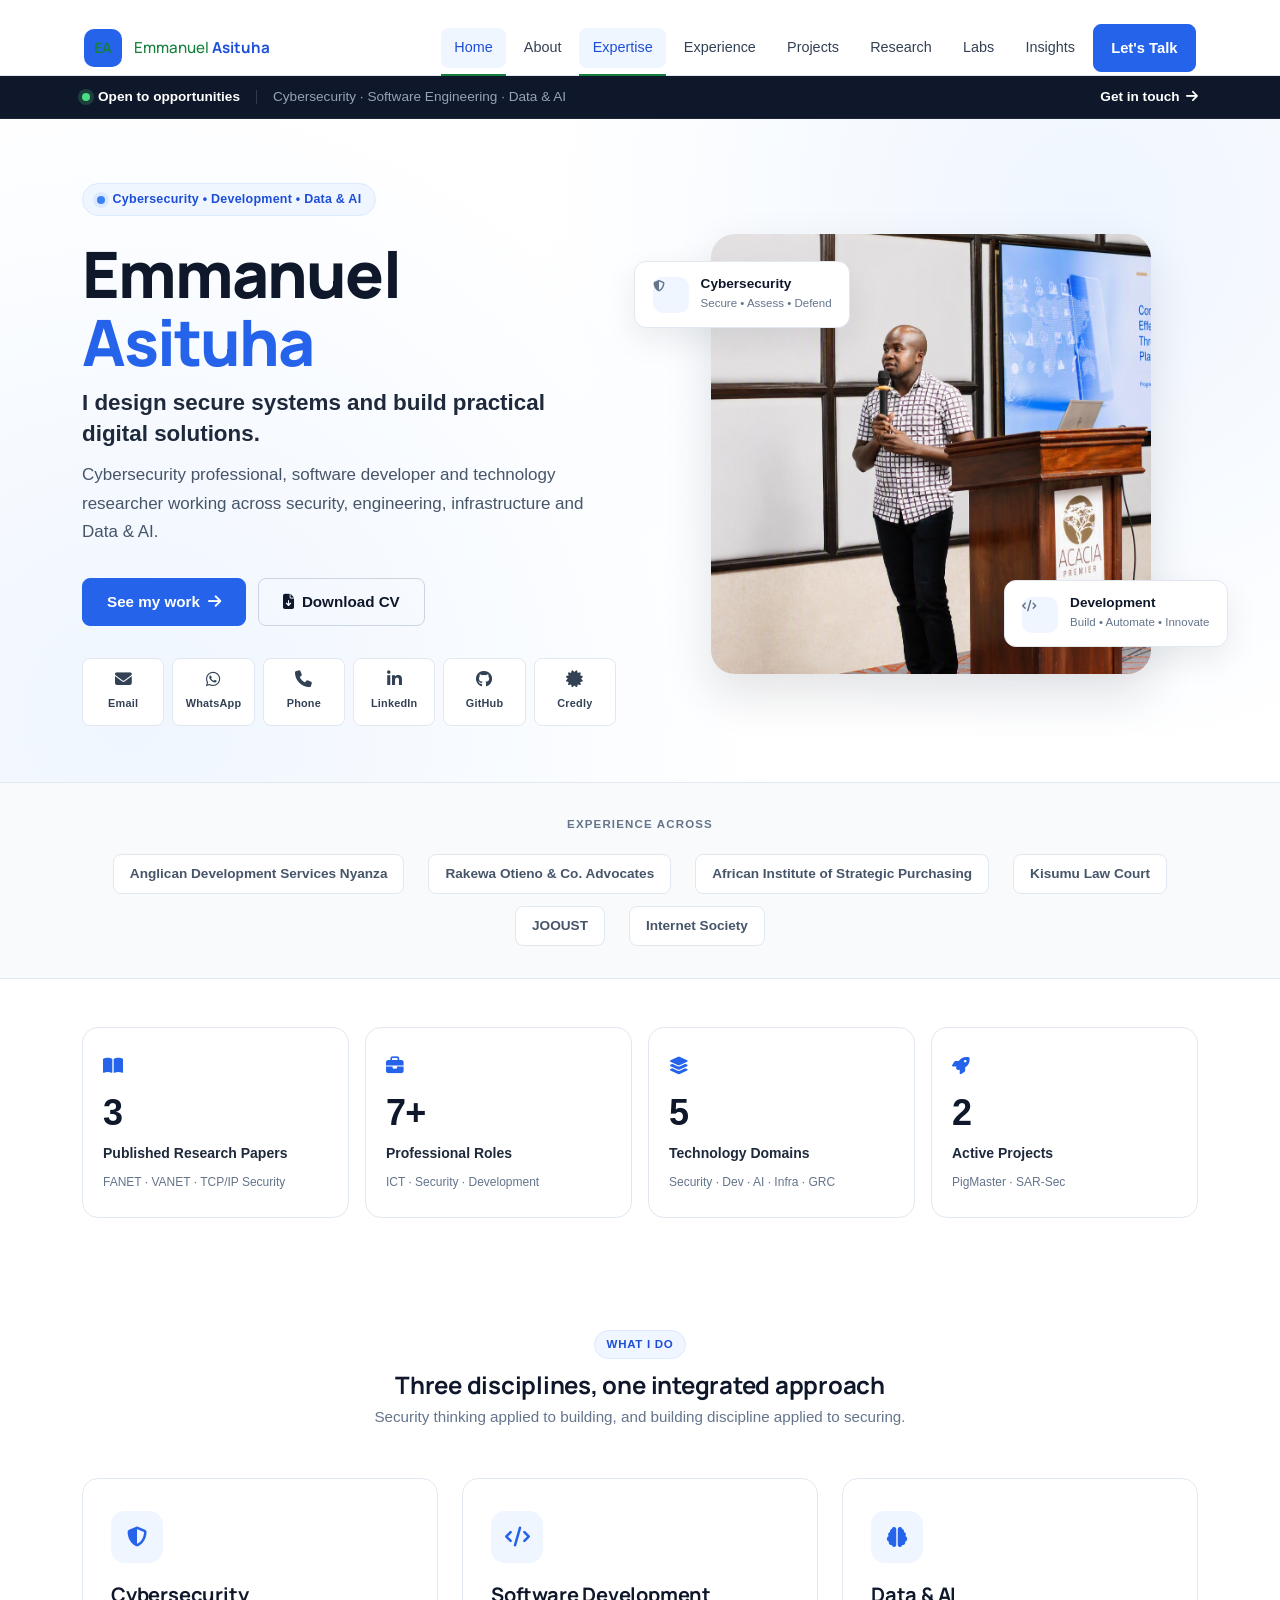
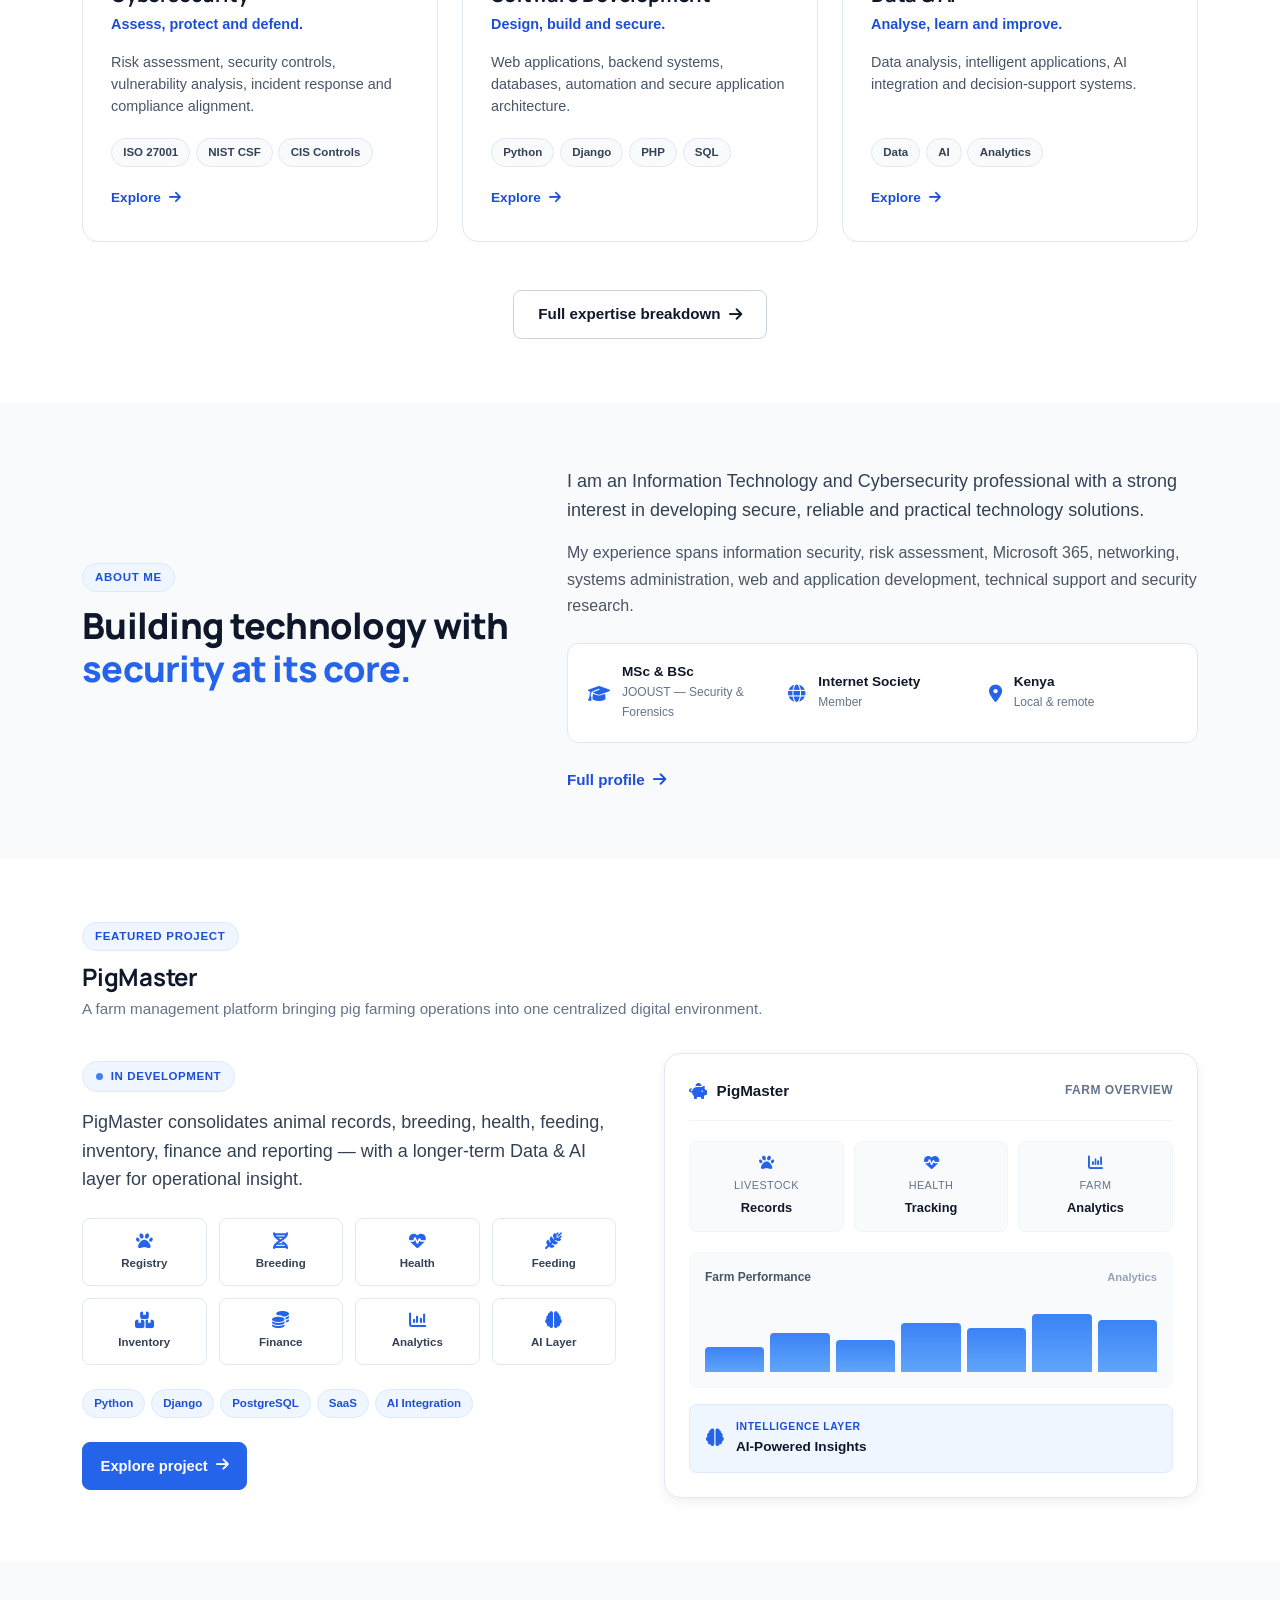
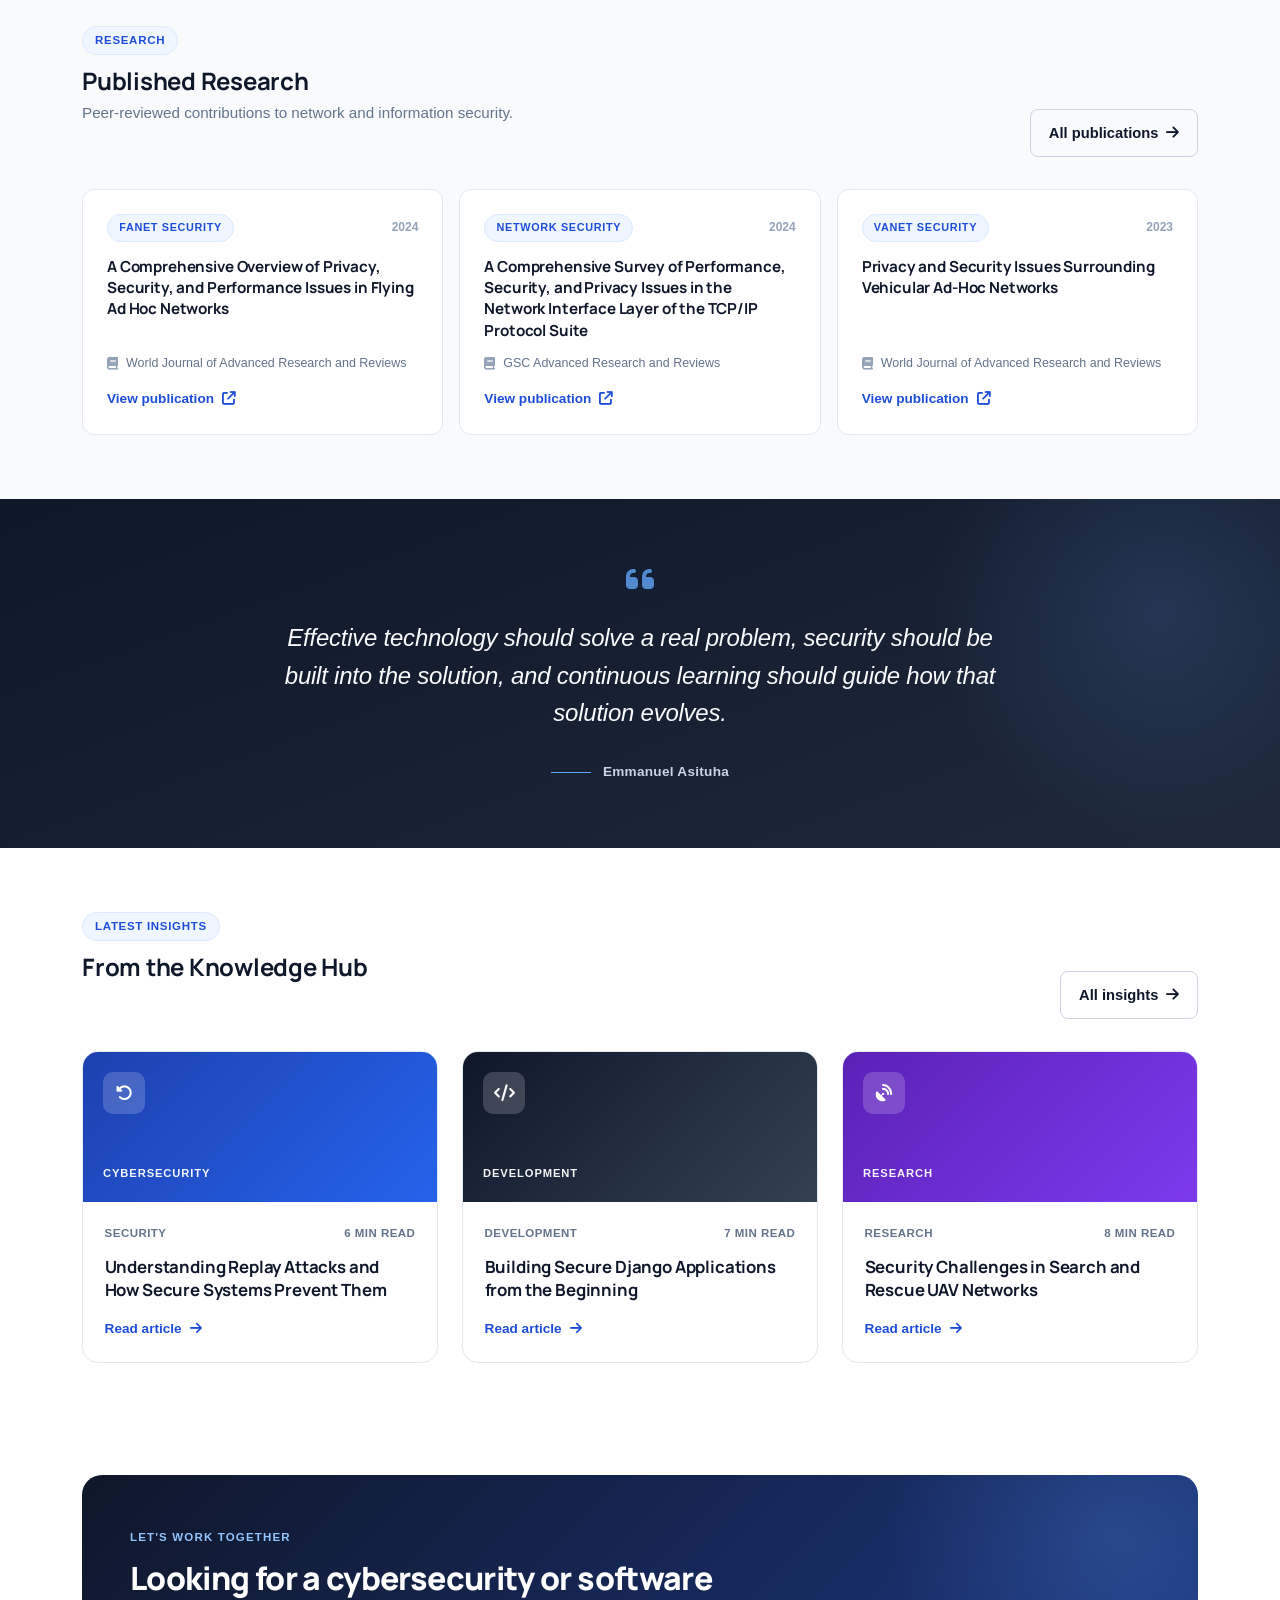
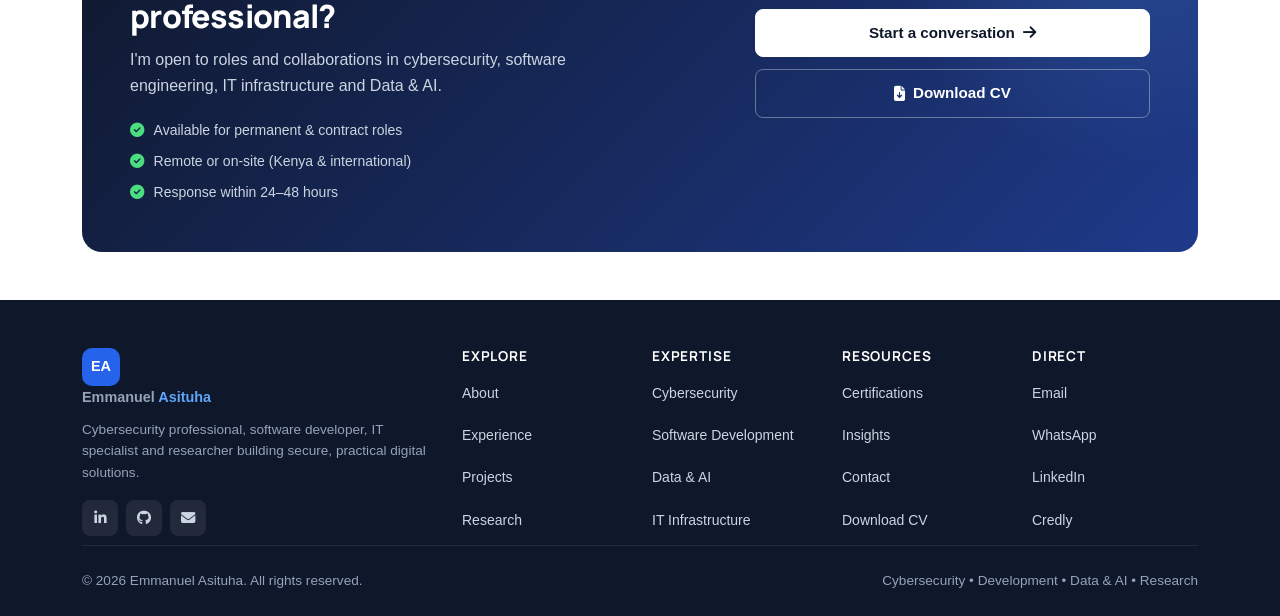
<file: index.html>
<!DOCTYPE html>
<html lang="en">

<head>

    <meta charset="UTF-8">

    <meta name="viewport" content="width=device-width, initial-scale=1.0">

    <title>Emmanuel Asituha — Cybersecurity · Software Engineering · Data &amp; AI</title>

    <meta name="description" content="Emmanuel Asituha — Cybersecurity professional, software developer, IT specialist and technology researcher. Open to opportunities across cybersecurity, software engineering and Data &amp; AI.">

    <meta name="author" content="Emmanuel Asituha">

    <meta name="robots" content="index, follow">

    <meta name="theme-color" content="#ffffff">

    <link rel="canonical" href="https://emmanuelasituha.com/">

    <!-- Open Graph -->
    <meta property="og:type" content="website">

    <meta property="og:url" content="https://emmanuelasituha.com/">

    <meta property="og:site_name" content="Emmanuel Asituha">

    <meta property="og:title" content="Emmanuel Asituha — Cybersecurity · Software Engineering · Data &amp; AI">

    <meta property="og:description" content="Emmanuel Asituha — Cybersecurity professional, software developer, IT specialist and technology researcher. Open to opportunities across cybersecurity, software engineering and Data &amp; AI.">

    <meta property="og:image" content="https://emmanuelasituha.com/assets/images/og-default.jpg">

    <meta property="og:locale" content="en_US">

    <!-- Twitter -->
    <meta name="twitter:card" content="summary_large_image">

    <meta name="twitter:title" content="Emmanuel Asituha — Cybersecurity · Software Engineering · Data &amp; AI">

    <meta name="twitter:description" content="Emmanuel Asituha — Cybersecurity professional, software developer, IT specialist and technology researcher.">

    <meta name="twitter:image" content="https://emmanuelasituha.com/assets/images/og-default.jpg">

    <!-- Bootstrap -->
    <link
        href="https://cdn.jsdelivr.net/npm/bootstrap@5.3.3/dist/css/bootstrap.min.css"
        rel="stylesheet"
        integrity="sha384-QWTKZyjpPEjISv5WaRU9OFeRpok6YctnYmDr5pNlyT2bRjXh0JMhjY6hW+ALEwIH"
        crossorigin="anonymous"
    >

    <!-- Font Awesome -->
    <link
        rel="stylesheet"
        href="https://cdnjs.cloudflare.com/ajax/libs/font-awesome/6.7.2/css/all.min.css"
        referrerpolicy="no-referrer"
    >

    <!-- Base site styles -->
    <link rel="stylesheet" href="assets/css/style.css">

    <!-- Home CSS -->
    <link rel="stylesheet" href="assets/css/home.css">

    <!-- Structured data -->
    <script type="application/ld+json">
    {
        "@context": "https://schema.org",
        "@type": "Person",
        "name": "Emmanuel Asituha",
        "url": "https://emmanuelasituha.com",
        "jobTitle": "Cybersecurity Professional, Software Developer & Researcher",
        "sameAs": [
            "https://linkedin.com/in/emmanuel-asituha",
            "https://github.com/Jeastco"
        ]
    }
    </script>

</head>


<body class="home-page">


<a class="skip-link" href="#main-content">Skip to main content</a>


<!-- =========================================================
     NAVIGATION
========================================================= -->

<header class="navbar" id="site-navbar">

    <div class="nav-container">

        <a
            href="index.html"
            class="logo"
            aria-label="Emmanuel Asituha — Homepage"
        >

            <span class="logo-mark" aria-hidden="true">EA</span>

            <span class="logo-name">
                Emmanuel
                <strong>Asituha</strong>
            </span>

        </a>

  <nav
            class="nav-links"
            id="main-navigation"
            aria-label="Main navigation"
        >

            <a href="index.html" class="nav-link">Home</a>

            <a href="about.html" class="nav-link">About</a>

            <a href="expertise.html" class="nav-link active" aria-current="page">Expertise</a>

            <a href="experience.html" class="nav-link">Experience</a>

            <a href="projects.html" class="nav-link">Projects</a>

            <a href="research.html" class="nav-link">Research</a>

            <a href="labs.html" class="nav-link">Labs</a>

            <a href="blog.html" class="nav-link">Insights</a>


            <a href="contact.html" class="btn btn-primary">
                Let's Talk
            </a>

        </nav>


        <button
            class="menu-toggle"
            type="button"
            aria-label="Open navigation menu"
            aria-expanded="false"
            aria-controls="main-navigation"
        >
            <span></span><span></span><span></span>
        </button>

    </div>

</header>



<main id="main-content">


<!-- =========================================================
     AVAILABILITY BANNER
========================================================= -->

<div class="availability-bar" role="status">

    <div class="container availability-bar__inner">

        <span class="availability-bar__status">
            <span class="availability-dot" aria-hidden="true"></span>
            Open to opportunities
        </span>

        <span class="availability-bar__divider" aria-hidden="true"></span>

        <span class="availability-bar__note">
            Cybersecurity · Software Engineering · Data &amp; AI
        </span>

        <a href="contact.html" class="availability-bar__cta">
            Get in touch
            <i class="fa-solid fa-arrow-right" aria-hidden="true"></i>
        </a>

    </div>

</div>



<!-- =========================================================
     HERO
========================================================= -->

<section class="hero-section" aria-labelledby="hero-heading">

    <div class="container">

        <div class="row align-items-center g-5">

            <div class="col-lg-6">

                <span class="badge-soft">
                    <span class="badge-dot" aria-hidden="true"></span>
                    Cybersecurity • Development • Data &amp; AI
                </span>


                <h1 id="hero-heading" class="hero-title">
                    Emmanuel
                    <span class="text-accent">Asituha</span>
                </h1>


                <p class="hero-role">
                    I design secure systems and build practical
                    digital solutions.
                </p>


                <p class="hero-description">
                    Cybersecurity professional, software developer and
                    technology researcher working across security,
                    engineering, infrastructure and Data &amp; AI.
                </p>


                <div class="hero-actions">

                    <a href="#featured-work" class="btn btn-primary btn-lg">
                        See my work
                        <i class="fa-solid fa-arrow-right" aria-hidden="true"></i>
                    </a>

                    <a
                        href="assets/documents/cv.pdf"
                        class="btn btn-outline-primary btn-lg"
                        target="_blank"
                        rel="noopener noreferrer"
                    >
                        <i class="fa-solid fa-file-arrow-down" aria-hidden="true"></i>
                        Download CV
                    </a>

                </div>


                <!-- Trust channels — 6 quick-contact icons -->
                <div class="hero-channels">

                    <a
                        href="mailto:emmanuelasituha@gmail.com"
                        class="hero-channel"
                        aria-label="Email"
                        title="Email — emmanuelasituha@gmail.com"
                    >
                        <i class="fa-solid fa-envelope" aria-hidden="true"></i>
                        <span class="hero-channel__label">Email</span>
                    </a>

                    <a
                        href="https://wa.me/254701197139"
                        class="hero-channel"
                        target="_blank"
                        rel="noopener noreferrer"
                        aria-label="WhatsApp"
                        title="WhatsApp — Quick chat"
                    >
                        <i class="fa-brands fa-whatsapp" aria-hidden="true"></i>
                        <span class="hero-channel__label">WhatsApp</span>
                    </a>

                    <a
                        href="tel:+254701197139"
                        class="hero-channel"
                        aria-label="Phone"
                        title="Phone — +254 701 119 9139"
                    >
                        <i class="fa-solid fa-phone" aria-hidden="true"></i>
                        <span class="hero-channel__label">Phone</span>
                    </a>

                    <a
                        href="https://linkedin.com/in/emmanuel-asituha"
                        class="hero-channel"
                        target="_blank"
                        rel="noopener noreferrer"
                        aria-label="LinkedIn"
                        title="LinkedIn — Professional"
                    >
                        <i class="fa-brands fa-linkedin-in" aria-hidden="true"></i>
                        <span class="hero-channel__label">LinkedIn</span>
                    </a>

                    <a
                        href="https://github.com/Jeastco"
                        class="hero-channel"
                        target="_blank"
                        rel="noopener noreferrer"
                        aria-label="GitHub"
                        title="GitHub — Code"
                    >
                        <i class="fa-brands fa-github" aria-hidden="true"></i>
                        <span class="hero-channel__label">GitHub</span>
                    </a>

                    <a
                        href="https://www.credly.com/users/emmanuel-asituha1/badges/credly"
                        class="hero-channel"
                        target="_blank"
                        rel="noopener noreferrer"
                        aria-label="Credly"
                        title="Credly — Badges"
                    >
                        <i class="fa-solid fa-certificate" aria-hidden="true"></i>
                        <span class="hero-channel__label">Credly</span>
                    </a>

                </div>

            </div>


            <div class="col-lg-6">

                <div class="hero-visual">

                    <div class="hero-portrait">

                        <img
                            src="assets/images/manue.png"
                            alt="Portrait of Emmanuel Asituha"
                            width="520"
                            height="520"
                            loading="eager"
                            fetchpriority="high"
                            decoding="async"
                        >

                    </div>


                    <div class="hero-float hero-float--one">

                        <span class="hero-float__icon" aria-hidden="true">
                            <i class="fa-solid fa-shield-halved"></i>
                        </span>

                        <div>
                            <strong>Cybersecurity</strong>
                            <span>Secure • Assess • Defend</span>
                        </div>

                    </div>


                    <div class="hero-float hero-float--two">

                        <span class="hero-float__icon" aria-hidden="true">
                            <i class="fa-solid fa-code"></i>
                        </span>

                        <div>
                            <strong>Development</strong>
                            <span>Build • Automate • Innovate</span>
                        </div>

                    </div>

                </div>

            </div>

        </div>

    </div>

</section>



<!-- =========================================================
     TRUSTED BY STRIP
========================================================= -->

<section class="trusted-section" aria-label="Organisations worked with">

    <div class="container">

        <p class="trusted-section__label">
            Experience across
        </p>

        <div class="trusted-logos">

            <span class="trusted-logo">Anglican Development Services Nyanza</span>
            <span class="trusted-logo">Rakewa Otieno &amp; Co. Advocates</span>
            <span class="trusted-logo">African Institute of Strategic Purchasing</span>
            <span class="trusted-logo">Kisumu Law Court</span>
            <span class="trusted-logo">JOOUST</span>
            <span class="trusted-logo">Internet Society</span>

        </div>

    </div>

</section>



<!-- =========================================================
     ACHIEVEMENT HIGHLIGHTS
========================================================= -->

<section class="highlights-section" aria-labelledby="highlights-heading">

    <div class="container">

        <h2 id="highlights-heading" class="visually-hidden">
            Achievement highlights
        </h2>

        <div class="row g-3">

            <div class="col-6 col-md-6 col-lg-3">

                <a href="research.html#publications" class="highlight-card">

                    <span class="highlight-card__icon" aria-hidden="true">
                        <i class="fa-solid fa-book-open"></i>
                    </span>

                    <strong class="highlight-card__value">3</strong>

                    <span class="highlight-card__label">Published Research Papers</span>

                    <span class="highlight-card__sub">FANET · VANET · TCP/IP Security</span>

                </a>

            </div>

            <div class="col-6 col-md-6 col-lg-3">

                <a href="experience.html" class="highlight-card">

                    <span class="highlight-card__icon" aria-hidden="true">
                        <i class="fa-solid fa-briefcase"></i>
                    </span>

                    <strong class="highlight-card__value">7+</strong>

                    <span class="highlight-card__label">Professional Roles</span>

                    <span class="highlight-card__sub">ICT · Security · Development</span>

                </a>

            </div>

            <div class="col-6 col-md-6 col-lg-3">

                <a href="expertise.html" class="highlight-card">

                    <span class="highlight-card__icon" aria-hidden="true">
                        <i class="fa-solid fa-layer-group"></i>
                    </span>

                    <strong class="highlight-card__value">5</strong>

                    <span class="highlight-card__label">Technology Domains</span>

                    <span class="highlight-card__sub">Security · Dev · AI · Infra · GRC</span>

                </a>

            </div>

            <div class="col-6 col-md-6 col-lg-3">

                <a href="projects.html" class="highlight-card">

                    <span class="highlight-card__icon" aria-hidden="true">
                        <i class="fa-solid fa-rocket"></i>
                    </span>

                    <strong class="highlight-card__value">2</strong>

                    <span class="highlight-card__label">Active Projects</span>

                    <span class="highlight-card__sub">PigMaster · SAR-Sec</span>

                </a>

            </div>

        </div>

    </div>

</section>



<!-- =========================================================
     WHAT I DO — 3 premium service cards
========================================================= -->

<section class="section" aria-labelledby="services-heading">

    <div class="container">

        <header class="section-head section-head--center">

            <span class="section-label">What I Do</span>

            <h2 id="services-heading" class="section-title">
                Three disciplines, one integrated approach
            </h2>

            <p class="section-desc">
                Security thinking applied to building, and building
                discipline applied to securing.
            </p>

        </header>


        <div class="row g-4">

            <div class="col-md-6 col-lg-4">

                <article class="service-card">

                    <span class="service-card__icon" aria-hidden="true">
                        <i class="fa-solid fa-shield-halved"></i>
                    </span>

                    <h3>Cybersecurity</h3>

                    <p class="service-card__lead">
                        Assess, protect and defend.
                    </p>

                    <p class="service-card__text">
                        Risk assessment, security controls, vulnerability analysis, incident response and compliance alignment.
                    </p>

                    <div class="tag-row">

                        <span class="chip">ISO 27001</span>
                        <span class="chip">NIST CSF</span>
                        <span class="chip">CIS Controls</span>

                    </div>

                    <a
                        href="expertise.html#cybersecurity"
                        class="link-accent link-accent--sm service-card__link"
                    >
                        Explore
                        <i class="fa-solid fa-arrow-right" aria-hidden="true"></i>
                    </a>

                </article>

            </div>

            <div class="col-md-6 col-lg-4">

                <article class="service-card">

                    <span class="service-card__icon" aria-hidden="true">
                        <i class="fa-solid fa-code"></i>
                    </span>

                    <h3>Software Development</h3>

                    <p class="service-card__lead">
                        Design, build and secure.
                    </p>

                    <p class="service-card__text">
                        Web applications, backend systems, databases, automation and secure application architecture.
                    </p>

                    <div class="tag-row">

                        <span class="chip">Python</span>
                        <span class="chip">Django</span>
                        <span class="chip">PHP</span>
                        <span class="chip">SQL</span>

                    </div>

                    <a
                        href="expertise.html#development"
                        class="link-accent link-accent--sm service-card__link"
                    >
                        Explore
                        <i class="fa-solid fa-arrow-right" aria-hidden="true"></i>
                    </a>

                </article>

            </div>

            <div class="col-md-6 col-lg-4">

                <article class="service-card">

                    <span class="service-card__icon" aria-hidden="true">
                        <i class="fa-solid fa-brain"></i>
                    </span>

                    <h3>Data &amp; AI</h3>

                    <p class="service-card__lead">
                        Analyse, learn and improve.
                    </p>

                    <p class="service-card__text">
                        Data analysis, intelligent applications, AI integration and decision-support systems.
                    </p>

                    <div class="tag-row">

                        <span class="chip">Data</span>
                        <span class="chip">AI</span>
                        <span class="chip">Analytics</span>

                    </div>

                    <a
                        href="expertise.html#data-ai"
                        class="link-accent link-accent--sm service-card__link"
                    >
                        Explore
                        <i class="fa-solid fa-arrow-right" aria-hidden="true"></i>
                    </a>

                </article>

            </div>

        </div>


        <div class="text-center mt-5">

            <a href="expertise.html" class="btn btn-outline-primary btn-lg">
                Full expertise breakdown
                <i class="fa-solid fa-arrow-right" aria-hidden="true"></i>
            </a>

        </div>

    </div>

</section>



<!-- =========================================================
     ABOUT SNAPSHOT
========================================================= -->

<section class="section section--muted" aria-labelledby="about-heading">

    <div class="container">

        <div class="row align-items-center g-5">

            <div class="col-lg-5">

                <span class="section-label">About Me</span>

                <h2 id="about-heading" class="section-title">
                    Building technology with
                    <span class="text-accent">security at its core.</span>
                </h2>

            </div>


            <div class="col-lg-7">

                <p class="lead-text">
                    I am an Information Technology and Cybersecurity
                    professional with a strong interest in developing
                    secure, reliable and practical technology solutions.
                </p>

                <p>
                    My experience spans information security, risk
                    assessment, Microsoft 365, networking, systems
                    administration, web and application development,
                    technical support and security research.
                </p>

                <div class="about-mini-grid">

                    <div class="about-mini">
                        <i class="fa-solid fa-graduation-cap" aria-hidden="true"></i>
                        <div>
                            <strong>MSc &amp; BSc</strong>
                            <span>JOOUST — Security &amp; Forensics</span>
                        </div>
                    </div>

                    <div class="about-mini">
                        <i class="fa-solid fa-globe" aria-hidden="true"></i>
                        <div>
                            <strong>Internet Society</strong>
                            <span>Member</span>
                        </div>
                    </div>

                    <div class="about-mini">
                        <i class="fa-solid fa-location-dot" aria-hidden="true"></i>
                        <div>
                            <strong>Kenya</strong>
                            <span>Local &amp; remote</span>
                        </div>
                    </div>

                </div>

                <a href="about.html" class="link-accent">
                    Full profile
                    <i class="fa-solid fa-arrow-right" aria-hidden="true"></i>
                </a>

            </div>

        </div>

    </div>

</section>



<!-- =========================================================
     FEATURED PROJECT
========================================================= -->

<section class="section" id="featured-work" aria-labelledby="featured-heading">

    <div class="container">

        <header class="section-head">

            <span class="section-label">Featured Project</span>

            <h2 id="featured-heading" class="section-title">
                PigMaster
            </h2>

            <p class="section-desc">
                A farm management platform bringing pig farming operations into one centralized digital environment.
            </p>

        </header>


        <div class="featured-project row g-5 align-items-center">

            <div class="col-lg-6">

                <div class="featured-project__badge">

                    <span class="status-dot" aria-hidden="true"></span>

                    In Development

                </div>

                <p class="lead-text">
                    PigMaster consolidates animal records, breeding, health, feeding, inventory, finance and reporting — with a longer-term Data &amp; AI layer for operational insight.
                </p>


                <div class="feature-grid">

                    <div class="feature-item">
                        <i class="fa-solid fa-paw" aria-hidden="true"></i>
                        <span>Registry</span>
                    </div>

                    <div class="feature-item">
                        <i class="fa-solid fa-dna" aria-hidden="true"></i>
                        <span>Breeding</span>
                    </div>

                    <div class="feature-item">
                        <i class="fa-solid fa-heart-pulse" aria-hidden="true"></i>
                        <span>Health</span>
                    </div>

                    <div class="feature-item">
                        <i class="fa-solid fa-wheat-awn" aria-hidden="true"></i>
                        <span>Feeding</span>
                    </div>

                    <div class="feature-item">
                        <i class="fa-solid fa-boxes-stacked" aria-hidden="true"></i>
                        <span>Inventory</span>
                    </div>

                    <div class="feature-item">
                        <i class="fa-solid fa-coins" aria-hidden="true"></i>
                        <span>Finance</span>
                    </div>

                    <div class="feature-item">
                        <i class="fa-solid fa-chart-column" aria-hidden="true"></i>
                        <span>Analytics</span>
                    </div>

                    <div class="feature-item">
                        <i class="fa-solid fa-brain" aria-hidden="true"></i>
                        <span>AI Layer</span>
                    </div>

                </div>


                <div class="tag-row mt-4">

                    <span class="chip chip--accent">Python</span>
                    <span class="chip chip--accent">Django</span>
                    <span class="chip chip--accent">PostgreSQL</span>
                    <span class="chip chip--accent">SaaS</span>
                    <span class="chip chip--accent">AI Integration</span>

                </div>


                <div class="mt-4">

                    <a
                        href="projects.html"
                        class="btn btn-primary"
                    >
                        Explore project
                        <i class="fa-solid fa-arrow-right" aria-hidden="true"></i>
                    </a>

                </div>

            </div>


            <div class="col-lg-6">

                <div class="dashboard-mock" aria-hidden="true">

                    <div class="dashboard-mock__head">

                        <div>
                            <i class="fa-solid fa-piggy-bank"></i>
                            <strong>PigMaster</strong>
                        </div>

                        <span>Farm Overview</span>

                    </div>


                    <div class="dashboard-mock__stats">

                        <div>
                            <i class="fa-solid fa-paw"></i>
                            <span>Livestock</span>
                            <strong>Records</strong>
                        </div>

                        <div>
                            <i class="fa-solid fa-heart-pulse"></i>
                            <span>Health</span>
                            <strong>Tracking</strong>
                        </div>

                        <div>
                            <i class="fa-solid fa-chart-column"></i>
                            <span>Farm</span>
                            <strong>Analytics</strong>
                        </div>

                    </div>


                    <div class="dashboard-mock__chart">

                        <div class="chart-head">
                            <span>Farm Performance</span>
                            <small>Analytics</small>
                        </div>

                        <div class="chart-bars">

                            <span style="height: 35%;"></span>
                            <span style="height: 55%;"></span>
                            <span style="height: 45%;"></span>
                            <span style="height: 70%;"></span>
                            <span style="height: 62%;"></span>
                            <span style="height: 82%;"></span>
                            <span style="height: 74%;"></span>

                        </div>

                    </div>


                    <div class="dashboard-mock__ai">

                        <i class="fa-solid fa-brain"></i>

                        <div>
                            <span>INTELLIGENCE LAYER</span>
                            <strong>AI-Powered Insights</strong>
                        </div>

                    </div>

                </div>

            </div>

        </div>

    </div>

</section>



<!-- =========================================================
     PUBLICATIONS STRIP
========================================================= -->

<section class="section section--muted" aria-labelledby="publications-heading">

    <div class="container">

        <div class="section-head-row">

            <header class="section-head">

                <span class="section-label">Research</span>

                <h2 id="publications-heading" class="section-title">
                    Published Research
                </h2>

                <p class="section-desc">
                    Peer-reviewed contributions to network and
                    information security.
                </p>

            </header>

            <a href="research.html#publications" class="btn btn-outline-primary">
                All publications
                <i class="fa-solid fa-arrow-right" aria-hidden="true"></i>
            </a>

        </div>


        <div class="row g-3">

            <div class="col-md-6 col-lg-4">

                <article class="publication-mini">

                    <div class="publication-mini__top">

                        <span class="publication-mini__type">
                            FANET Security
                        </span>

                        <time class="publication-mini__year">
                            2024
                        </time>

                    </div>

                    <h3 class="publication-mini__title">
                        A Comprehensive Overview of Privacy, Security, and Performance Issues in Flying Ad Hoc Networks
                    </h3>

                    <p class="publication-mini__journal">
                        <i class="fa-solid fa-book" aria-hidden="true"></i>
                        World Journal of Advanced Research and Reviews
                    </p>

                    <a
                        href="https://doi.org/10.30574/wjarr.2024.23.1.2166"
                        class="link-accent link-accent--sm"
                        target="_blank"
                        rel="noopener noreferrer"
                    >
                        View publication
                        <i class="fa-solid fa-arrow-up-right-from-square" aria-hidden="true"></i>
                    </a>

                </article>

            </div>

            <div class="col-md-6 col-lg-4">

                <article class="publication-mini">

                    <div class="publication-mini__top">

                        <span class="publication-mini__type">
                            Network Security
                        </span>

                        <time class="publication-mini__year">
                            2024
                        </time>

                    </div>

                    <h3 class="publication-mini__title">
                        A Comprehensive Survey of Performance, Security, and Privacy Issues in the Network Interface Layer of the TCP/IP Protocol Suite
                    </h3>

                    <p class="publication-mini__journal">
                        <i class="fa-solid fa-book" aria-hidden="true"></i>
                        GSC Advanced Research and Reviews
                    </p>

                    <a
                        href="https://doi.org/10.30574/gscarr.2024.18.3.0112"
                        class="link-accent link-accent--sm"
                        target="_blank"
                        rel="noopener noreferrer"
                    >
                        View publication
                        <i class="fa-solid fa-arrow-up-right-from-square" aria-hidden="true"></i>
                    </a>

                </article>

            </div>

            <div class="col-md-6 col-lg-4">

                <article class="publication-mini">

                    <div class="publication-mini__top">

                        <span class="publication-mini__type">
                            VANET Security
                        </span>

                        <time class="publication-mini__year">
                            2023
                        </time>

                    </div>

                    <h3 class="publication-mini__title">
                        Privacy and Security Issues Surrounding Vehicular Ad-Hoc Networks
                    </h3>

                    <p class="publication-mini__journal">
                        <i class="fa-solid fa-book" aria-hidden="true"></i>
                        World Journal of Advanced Research and Reviews
                    </p>

                    <a
                        href="https://doi.org/10.30574/wjarr.2023.20.3.2602"
                        class="link-accent link-accent--sm"
                        target="_blank"
                        rel="noopener noreferrer"
                    >
                        View publication
                        <i class="fa-solid fa-arrow-up-right-from-square" aria-hidden="true"></i>
                    </a>

                </article>

            </div>

        </div>

    </div>

</section>



<!-- =========================================================
     TESTIMONIAL / PHILOSOPHY QUOTE
========================================================= -->

<section class="quote-section">

    <div class="container">

        <blockquote class="philosophy-quote">

            <i class="fa-solid fa-quote-left philosophy-quote__icon" aria-hidden="true"></i>

            <p>
                Effective technology should solve a real problem,
                security should be built into the solution, and
                continuous learning should guide how that solution
                evolves.
            </p>

            <footer class="philosophy-quote__author">
                <span class="philosophy-quote__line" aria-hidden="true"></span>
                <span>Emmanuel Asituha</span>
            </footer>

        </blockquote>

    </div>

</section>



<!-- =========================================================
     LATEST INSIGHTS
========================================================= -->

<section class="section" aria-labelledby="insights-heading">

    <div class="container">

        <div class="section-head-row">

            <header class="section-head">

                <span class="section-label">Latest Insights</span>

                <h2 id="insights-heading" class="section-title">
                    From the Knowledge Hub
                </h2>

            </header>

            <a href="blog.html" class="btn btn-outline-primary">
                All insights
                <i class="fa-solid fa-arrow-right" aria-hidden="true"></i>
            </a>

        </div>


        <div class="row g-4">

            <div class="col-md-6 col-lg-4">

                <article class="insight-card">

                    <div class="insight-card__cover cover--cyber">

                        <span class="insight-card__icon" aria-hidden="true">
                            <i class="fa-solid fa-rotate-left"></i>
                        </span>

                        <span class="insight-card__eyebrow">
                            CYBERSECURITY
                        </span>

                    </div>

                    <div class="insight-card__body">

                        <div class="insight-card__meta">
                            <span>Security</span>
                            <span>6 min read</span>
                        </div>

                        <h3>Understanding Replay Attacks and How Secure Systems Prevent Them</h3>

                        <a
                            href="blog/replay-attacks.html"
                            class="link-accent link-accent--sm"
                        >
                            Read article
                            <i class="fa-solid fa-arrow-right" aria-hidden="true"></i>
                        </a>

                    </div>

                </article>

            </div>

            <div class="col-md-6 col-lg-4">

                <article class="insight-card">

                    <div class="insight-card__cover cover--dev">

                        <span class="insight-card__icon" aria-hidden="true">
                            <i class="fa-solid fa-code"></i>
                        </span>

                        <span class="insight-card__eyebrow">
                            DEVELOPMENT
                        </span>

                    </div>

                    <div class="insight-card__body">

                        <div class="insight-card__meta">
                            <span>Development</span>
                            <span>7 min read</span>
                        </div>

                        <h3>Building Secure Django Applications from the Beginning</h3>

                        <a
                            href="blog/secure-django.html"
                            class="link-accent link-accent--sm"
                        >
                            Read article
                            <i class="fa-solid fa-arrow-right" aria-hidden="true"></i>
                        </a>

                    </div>

                </article>

            </div>

            <div class="col-md-6 col-lg-4">

                <article class="insight-card">

                    <div class="insight-card__cover cover--research">

                        <span class="insight-card__icon" aria-hidden="true">
                            <i class="fa-solid fa-satellite-dish"></i>
                        </span>

                        <span class="insight-card__eyebrow">
                            RESEARCH
                        </span>

                    </div>

                    <div class="insight-card__body">

                        <div class="insight-card__meta">
                            <span>Research</span>
                            <span>8 min read</span>
                        </div>

                        <h3>Security Challenges in Search and Rescue UAV Networks</h3>

                        <a
                            href="blog/sar-fanet-security.html"
                            class="link-accent link-accent--sm"
                        >
                            Read article
                            <i class="fa-solid fa-arrow-right" aria-hidden="true"></i>
                        </a>

                    </div>

                </article>

            </div>

        </div>

    </div>

</section>



<!-- =========================================================
     FINAL CTA
========================================================= -->

<section class="section section--cta">

    <div class="container">

        <div class="cta-card">

            <div class="cta-card__body">

                <span class="cta-eyebrow">
                    Let's work together
                </span>

                <h2>
                    Looking for a cybersecurity or software professional?
                </h2>

                <p>
                    I'm open to roles and collaborations in cybersecurity,
                    software engineering, IT infrastructure and Data &amp; AI.
                </p>

                <ul class="cta-points">

                    <li>
                        <i class="fa-solid fa-circle-check" aria-hidden="true"></i>
                        Available for permanent &amp; contract roles
                    </li>

                    <li>
                        <i class="fa-solid fa-circle-check" aria-hidden="true"></i>
                        Remote or on-site (Kenya &amp; international)
                    </li>

                    <li>
                        <i class="fa-solid fa-circle-check" aria-hidden="true"></i>
                        Response within 24–48 hours
                    </li>

                </ul>

            </div>

            <div class="cta-card__actions">

                <a href="contact.html" class="btn btn-light btn-lg">
                    Start a conversation
                    <i class="fa-solid fa-arrow-right" aria-hidden="true"></i>
                </a>

                <a
                    href="assets/documents/cv.pdf"
                    class="btn btn-outline-light btn-lg"
                    target="_blank"
                    rel="noopener noreferrer"
                >
                    <i class="fa-solid fa-file-arrow-down" aria-hidden="true"></i>
                    Download CV
                </a>

            </div>

        </div>

    </div>

</section>


</main>



<!-- =========================================================
     FOOTER
========================================================= -->

<footer class="footer" role="contentinfo">

    <div class="container">

        <div class="row g-4">

            <!-- Brand -->
            <div class="col-lg-4 col-md-6">

                <a href="index.html" class="footer-logo">

                    <span class="logo-mark" aria-hidden="true">EA</span>

                    Emmanuel <span>Asituha</span>

                </a>

                <p class="footer-desc">
                    Cybersecurity professional, software developer,
                    IT specialist and researcher building secure,
                    practical digital solutions.
                </p>


                <div class="footer-socials">

                    <a
                        href="https://linkedin.com/in/emmanuel-asituha"
                        target="_blank"
                        rel="noopener noreferrer"
                        aria-label="LinkedIn"
                    >
                        <i class="fa-brands fa-linkedin-in" aria-hidden="true"></i>
                    </a>

                    <a
                        href="https://github.com/Jeastco"
                        target="_blank"
                        rel="noopener noreferrer"
                        aria-label="GitHub"
                    >
                        <i class="fa-brands fa-github" aria-hidden="true"></i>
                    </a>

                    <a href="contact.html" aria-label="Contact">
                        <i class="fa-solid fa-envelope" aria-hidden="true"></i>
                    </a>

                </div>

            </div>


            <!-- Columns -->
            <div class="col-lg-2 col-md-6 col-6">

                <h4>Explore</h4>

                <ul>

                    <li><a href="about.html">About</a></li>

                    <li><a href="experience.html">Experience</a></li>

                    <li><a href="projects.html">Projects</a></li>

                    <li><a href="research.html">Research</a></li>

                </ul>

            </div>

            <div class="col-lg-2 col-md-6 col-6">

                <h4>Expertise</h4>

                <ul>

                    <li><a href="expertise.html#cybersecurity">Cybersecurity</a></li>

                    <li><a href="expertise.html#development">Software Development</a></li>

                    <li><a href="expertise.html#data-ai">Data &amp; AI</a></li>

                    <li><a href="expertise.html#infrastructure">IT Infrastructure</a></li>

                </ul>

            </div>

            <div class="col-lg-2 col-md-6 col-6">

                <h4>Resources</h4>

                <ul>

                    <li><a href="certifications.html">Certifications</a></li>

                    <li><a href="blog.html">Insights</a></li>

                    <li><a href="contact.html">Contact</a></li>

                    <li><a href="assets/documents/cv.pdf" target="_blank" rel="noopener noreferrer">Download CV</a></li>

                </ul>

            </div>

            <div class="col-lg-2 col-md-6 col-6">

                <h4>Direct</h4>

                <ul>

                    <li><a href="mailto:emmanuelasituha@gmail.com">Email</a></li>

                    <li><a href="https://wa.me/254701197139" target="_blank" rel="noopener noreferrer">WhatsApp</a></li>

                    <li><a href="https://linkedin.com/in/emmanuel-asituha" target="_blank" rel="noopener noreferrer">LinkedIn</a></li>

                    <li><a href="https://www.credly.com/users/emmanuel-asituha1/badges/credly" target="_blank" rel="noopener noreferrer">Credly</a></li>

                </ul>

            </div>

        </div>


        <div class="footer-bottom">

            <p>
                &copy; <span data-current-year>2026</span>
                Emmanuel Asituha.
                All rights reserved.
            </p>

            <p>Cybersecurity • Development • Data &amp; AI • Research</p>

        </div>

    </div>

</footer>



<button class="back-to-top" type="button" aria-label="Back to top">
    <i class="fa-solid fa-arrow-up" aria-hidden="true"></i>
</button>



<!-- =========================================================
     SCRIPTS
========================================================= -->

<script
    src="https://cdn.jsdelivr.net/npm/bootstrap@5.3.3/dist/js/bootstrap.bundle.min.js"
    integrity="sha384-YvpcrYf0tY3lHB60NNkmXc5s9fDVZLESaAA55NDzOxhy9GkcIdslK1eN7N6jIeHz"
    crossorigin="anonymous"
    defer
></script>

<script src="assets/js/main.js" defer></script>

</body>

</html>
</file>
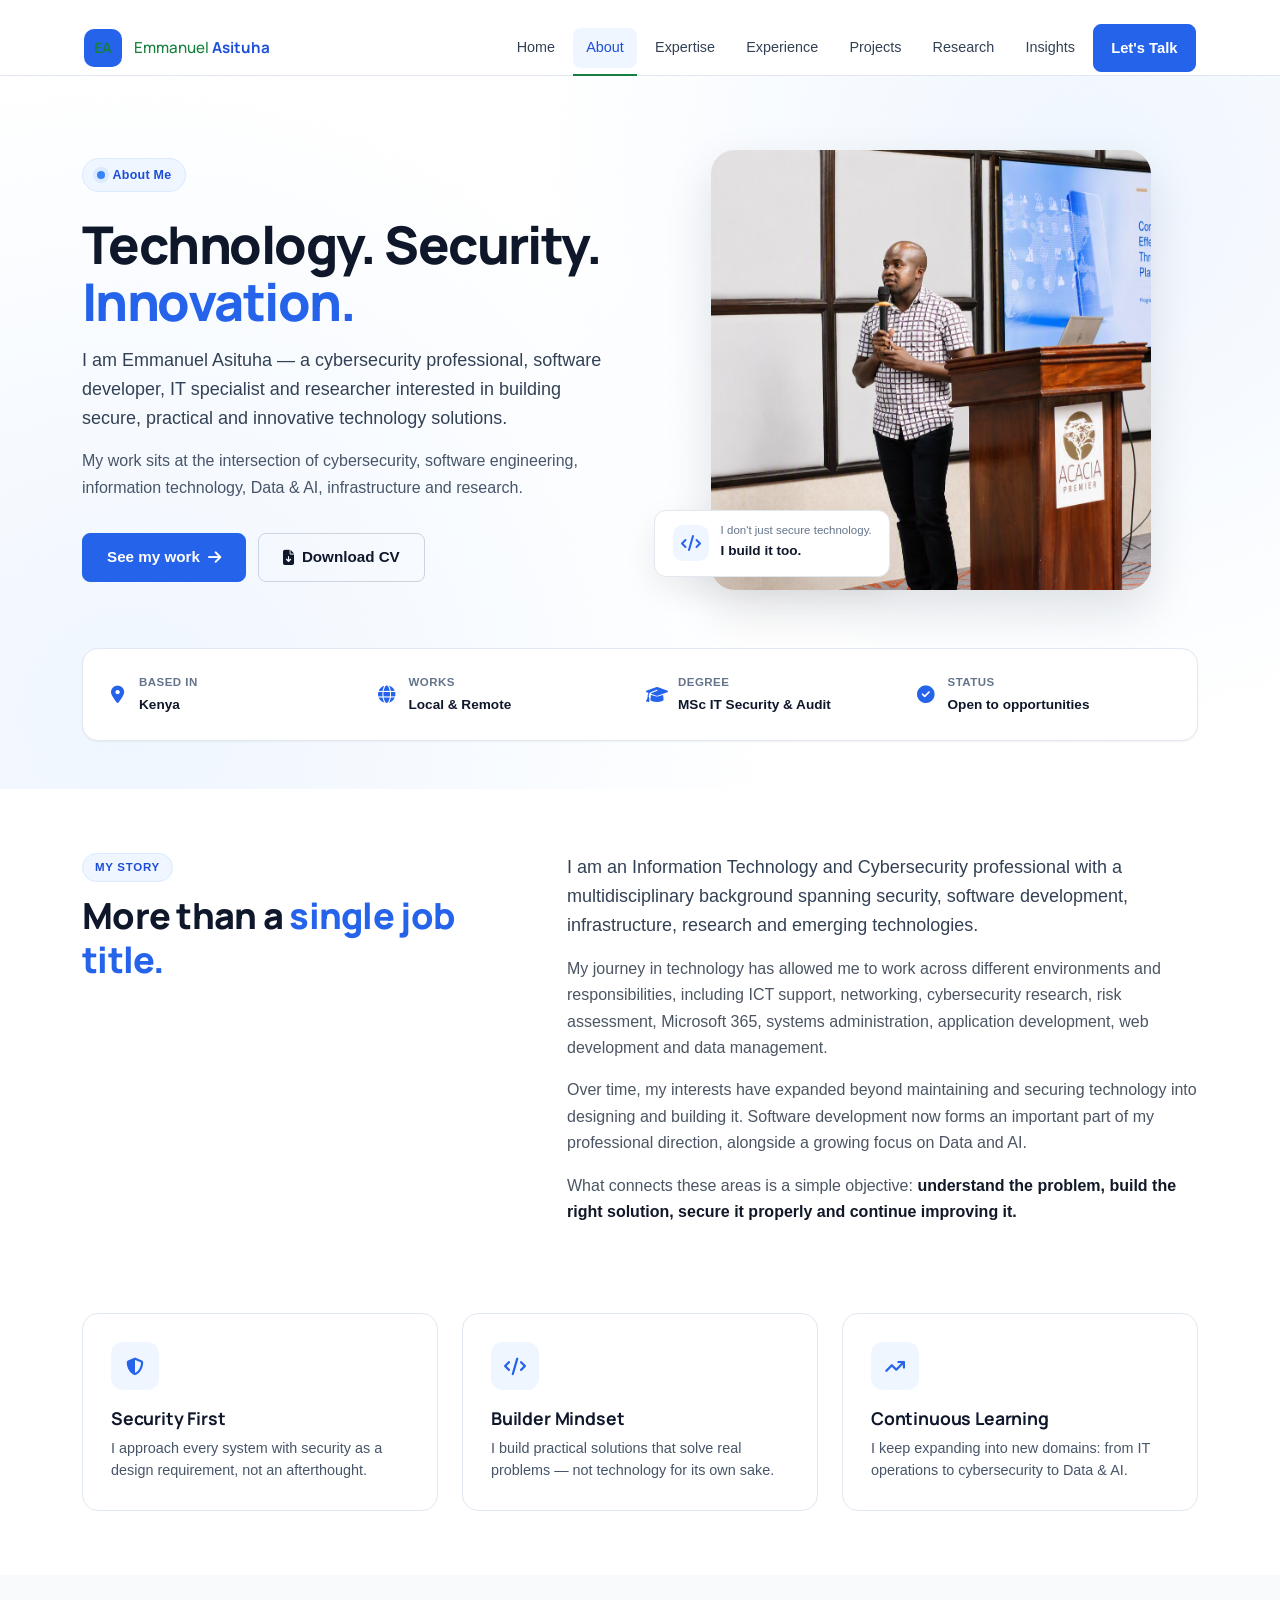
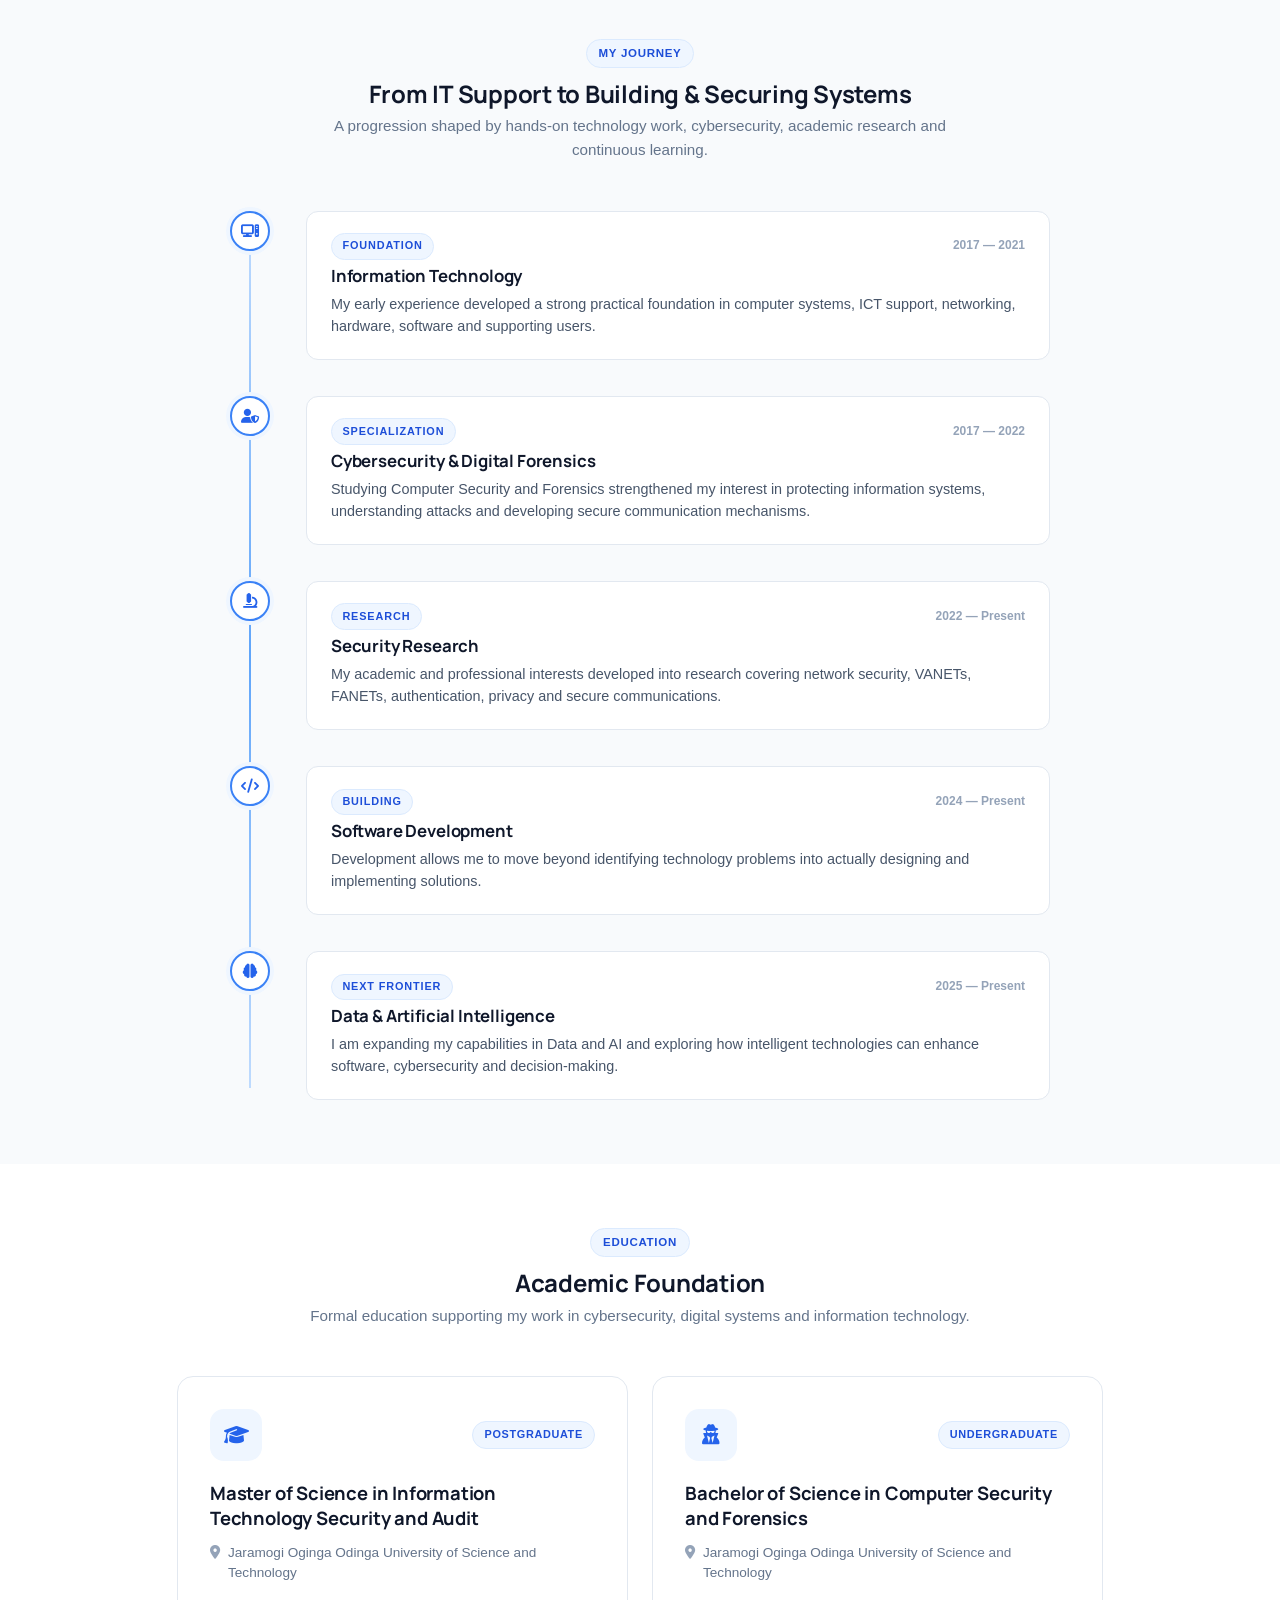
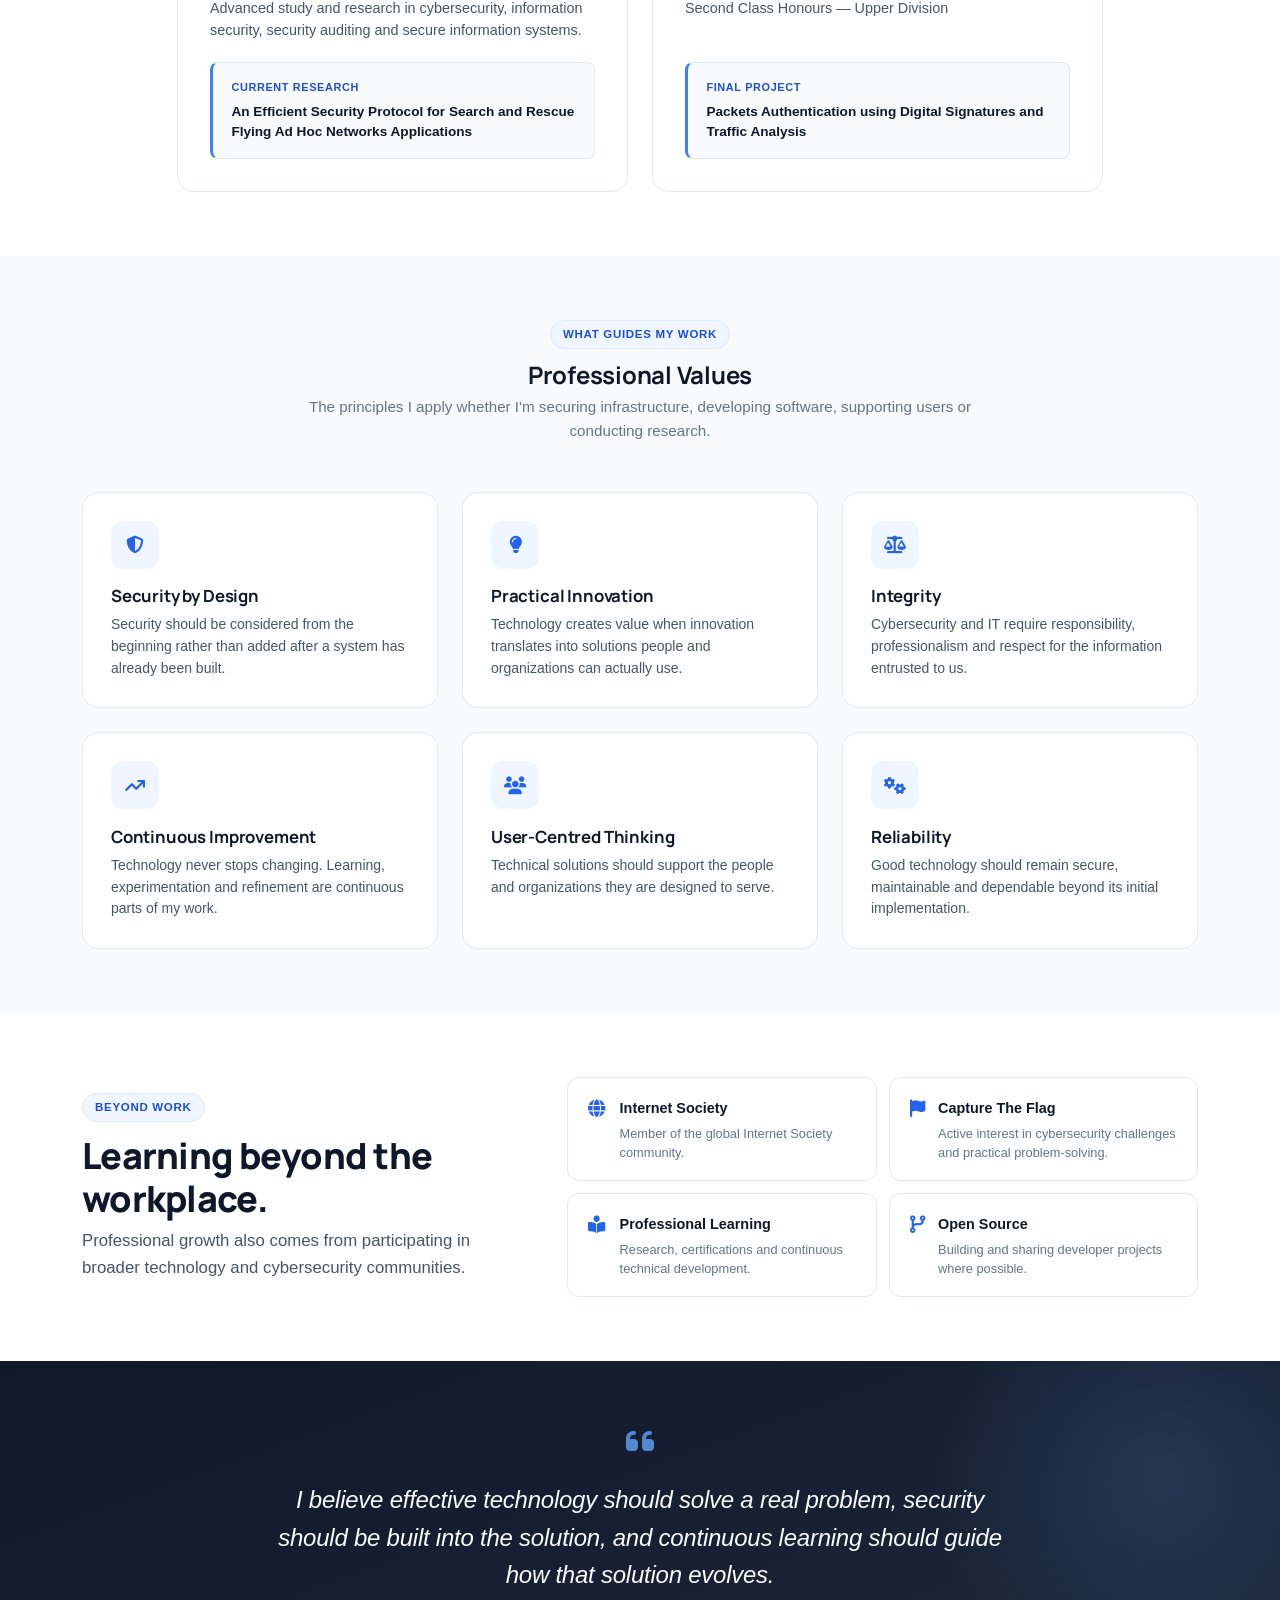
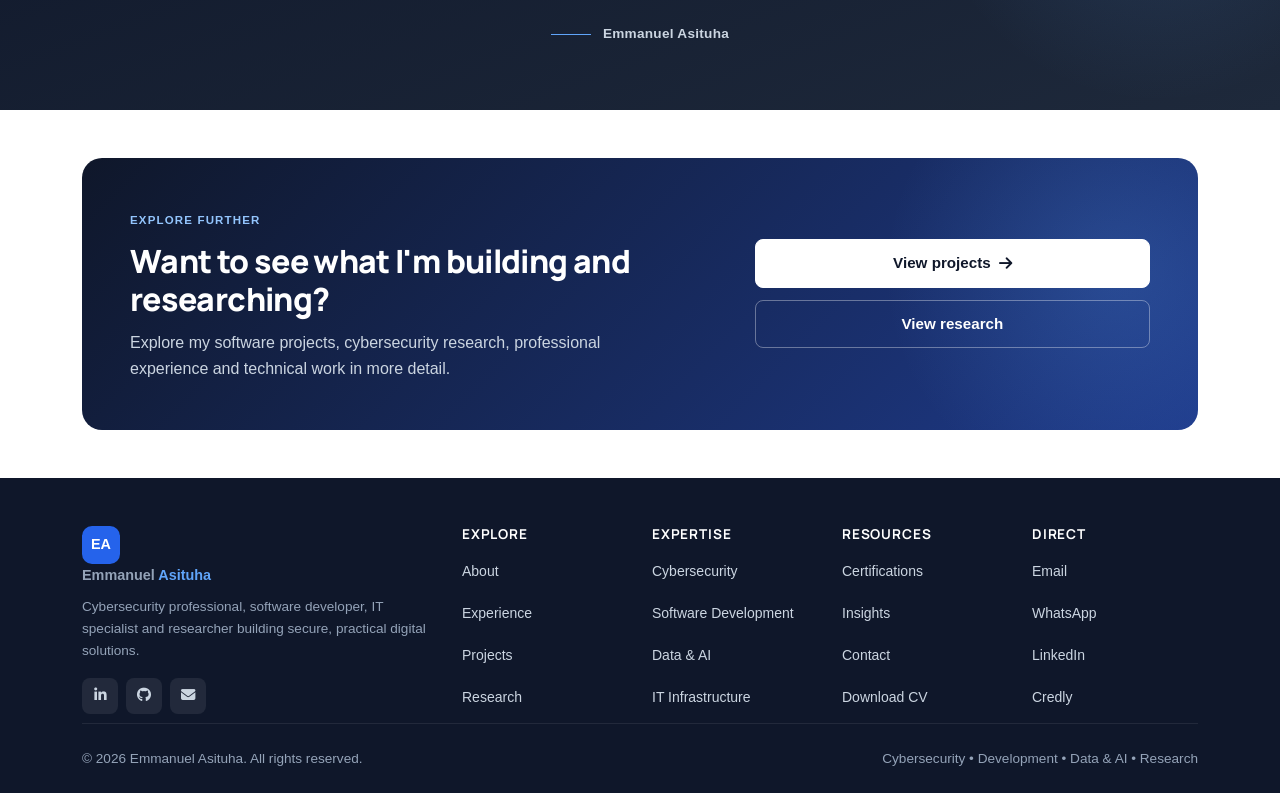
<file: about.html>
<!DOCTYPE html>
<html lang="en">

<head>

    <meta charset="UTF-8">

    <meta name="viewport" content="width=device-width, initial-scale=1.0">

    <title>About | Emmanuel Asituha</title>

    <meta name="description" content="Learn about Emmanuel Asituha — cybersecurity professional, software developer, IT specialist and technology researcher based in Kenya.">

    <meta name="author" content="Emmanuel Asituha">

    <meta name="robots" content="index, follow">

    <meta name="theme-color" content="#ffffff">

    <link rel="canonical" href="https://emmanuelasituha.com/about.html">

    <!-- Open Graph -->
    <meta property="og:type" content="website">

    <meta property="og:url" content="https://emmanuelasituha.com/about.html">

    <meta property="og:site_name" content="Emmanuel Asituha">

    <meta property="og:title" content="About | Emmanuel Asituha">

    <meta property="og:description" content="Learn about Emmanuel Asituha — cybersecurity professional, software developer, IT specialist and technology researcher based in Kenya.">

    <meta property="og:image" content="https://emmanuelasituha.com/assets/images/og-default.jpg">

    <meta property="og:locale" content="en_US">

    <!-- Twitter -->
    <meta name="twitter:card" content="summary_large_image">

    <meta name="twitter:title" content="About | Emmanuel Asituha">

    <meta name="twitter:description" content="Learn about Emmanuel Asituha — cybersecurity professional, software developer, IT specialist and technology researcher based in Kenya.">

    <meta name="twitter:image" content="https://emmanuelasituha.com/assets/images/og-default.jpg">

    <!-- Bootstrap -->
    <link
        href="https://cdn.jsdelivr.net/npm/bootstrap@5.3.3/dist/css/bootstrap.min.css"
        rel="stylesheet"
        integrity="sha384-QWTKZyjpPEjISv5WaRU9OFeRpok6YctnYmDr5pNlyT2bRjXh0JMhjY6hW+ALEwIH"
        crossorigin="anonymous"
    >

    <!-- Font Awesome -->
    <link
        rel="stylesheet"
        href="https://cdnjs.cloudflare.com/ajax/libs/font-awesome/6.7.2/css/all.min.css"
        referrerpolicy="no-referrer"
    >

    <!-- Base site styles -->
    <link rel="stylesheet" href="assets/css/style.css">

    <!-- About CSS -->
    <link rel="stylesheet" href="assets/css/about.css">

    <!-- Structured data -->
    <script type="application/ld+json">
    {
        "@context": "https://schema.org",
        "@type": "Person",
        "name": "Emmanuel Asituha",
        "url": "https://emmanuelasituha.com",
        "jobTitle": "Cybersecurity Professional, Software Developer & Researcher",
        "sameAs": [
            "https://linkedin.com/in/emmanuel-asituha",
            "https://github.com/Jeastco"
        ]
    }
    </script>

</head>


<body class="about-page">


<a class="skip-link" href="#main-content">Skip to main content</a>


<!-- =========================================================
     NAVIGATION
========================================================= -->

<header class="navbar" id="site-navbar">

    <div class="nav-container">

        <a
            href="index.html"
            class="logo"
            aria-label="Emmanuel Asituha — Homepage"
        >

            <span class="logo-mark" aria-hidden="true">EA</span>

            <span class="logo-name">
                Emmanuel
                <strong>Asituha</strong>
            </span>

        </a>


        <nav
            class="nav-links"
            id="main-navigation"
            aria-label="Main navigation"
        >

            <a href="index.html" class="nav-link">Home</a>

            <a href="about.html" class="nav-link active" aria-current="page">About</a>

            <a href="expertise.html" class="nav-link">Expertise</a>

            <a href="experience.html" class="nav-link">Experience</a>

            <a href="projects.html" class="nav-link">Projects</a>

            <a href="research.html" class="nav-link">Research</a>

            <a href="blog.html" class="nav-link">Insights</a>


            <a href="contact.html" class="btn btn-primary">
                Let's Talk
            </a>

        </nav>


        <button
            class="menu-toggle"
            type="button"
            aria-label="Open navigation menu"
            aria-expanded="false"
            aria-controls="main-navigation"
        >
            <span></span><span></span><span></span>
        </button>

    </div>

</header>



<main id="main-content">


<!-- =========================================================
     HERO
========================================================= -->

<section class="about-hero" aria-labelledby="about-hero-heading">

    <div class="container">

        <div class="row align-items-center g-5">

            <div class="col-lg-6">

                <span class="badge-soft">
                    <span class="badge-dot" aria-hidden="true"></span>
                    About Me
                </span>


                <h1 id="about-hero-heading" class="about-hero__title">
                    Technology. Security.
                    <span class="text-accent">Innovation.</span>
                </h1>


                <p class="about-hero__lead">
                    I am Emmanuel Asituha — a cybersecurity
                    professional, software developer, IT specialist and
                    researcher interested in building secure, practical
                    and innovative technology solutions.
                </p>


                <p class="about-hero__text">
                    My work sits at the intersection of cybersecurity,
                    software engineering, information technology,
                    Data &amp; AI, infrastructure and research.
                </p>


                <div class="about-hero__actions">

                    <a href="projects.html" class="btn btn-primary btn-lg">
                        See my work
                        <i class="fa-solid fa-arrow-right" aria-hidden="true"></i>
                    </a>

                    <a
                        href="assets/documents/cv.pdf"
                        class="btn btn-outline-primary btn-lg"
                        target="_blank"
                        rel="noopener noreferrer"
                    >
                        <i class="fa-solid fa-file-arrow-down" aria-hidden="true"></i>
                        Download CV
                    </a>

                </div>

            </div>


            <div class="col-lg-6">

                <div class="about-portrait">

                    <div class="about-portrait__image">

                        <img
                            src="assets/images/manue.png"
                            alt="Portrait of Emmanuel Asituha"
                            width="520"
                            height="520"
                            loading="eager"
                            fetchpriority="high"
                            decoding="async"
                        >

                    </div>


                    <div class="about-portrait__badge">

                        <i class="fa-solid fa-code" aria-hidden="true"></i>

                        <div>
                            <span>I don't just secure technology.</span>
                            <strong>I build it too.</strong>
                        </div>

                    </div>

                </div>

            </div>

        </div>


        <!-- Quick facts -->

        <div class="quick-facts">

            <div class="quick-fact">

                <i class="fa-solid fa-location-dot" aria-hidden="true"></i>

                <div>
                    <span>Based in</span>
                    <strong>Kenya</strong>
                </div>

            </div>

            <div class="quick-fact">

                <i class="fa-solid fa-globe" aria-hidden="true"></i>

                <div>
                    <span>Works</span>
                    <strong>Local &amp; Remote</strong>
                </div>

            </div>

            <div class="quick-fact">

                <i class="fa-solid fa-graduation-cap" aria-hidden="true"></i>

                <div>
                    <span>Degree</span>
                    <strong>MSc IT Security &amp; Audit</strong>
                </div>

            </div>

            <div class="quick-fact">

                <i class="fa-solid fa-circle-check" aria-hidden="true"></i>

                <div>
                    <span>Status</span>
                    <strong>Open to opportunities</strong>
                </div>

            </div>

        </div>

    </div>

</section>



<!-- =========================================================
     STORY
========================================================= -->

<section class="section" aria-labelledby="story-heading">

    <div class="container">

        <div class="row g-5 align-items-start">

            <div class="col-lg-5">

                <span class="section-label">My Story</span>

                <h2 id="story-heading" class="section-title">
                    More than a
                    <span class="text-accent">single job title.</span>
                </h2>

            </div>


            <div class="col-lg-7">

                <p class="lead-text">
                    I am an Information Technology and Cybersecurity
                    professional with a multidisciplinary background
                    spanning security, software development,
                    infrastructure, research and emerging technologies.
                </p>

                <p>
                    My journey in technology has allowed me to work
                    across different environments and responsibilities,
                    including ICT support, networking, cybersecurity
                    research, risk assessment, Microsoft 365,
                    systems administration, application development,
                    web development and data management.
                </p>

                <p>
                    Over time, my interests have expanded beyond
                    maintaining and securing technology into designing
                    and building it. Software development now forms
                    an important part of my professional direction,
                    alongside a growing focus on Data and AI.
                </p>

                <p>
                    What connects these areas is a simple objective:
                    <strong>understand the problem, build the right
                    solution, secure it properly and continue
                    improving it.</strong>
                </p>

            </div>

        </div>


        <!-- Positioning pillars -->

        <div class="row g-4 mt-5">

            <div class="col-md-4">

                <div class="positioning-card">

                    <span class="positioning-card__icon" aria-hidden="true">
                        <i class="fa-solid fa-shield-halved"></i>
                    </span>

                    <h3>Security First</h3>

                    <p>I approach every system with security as a design requirement, not an afterthought.</p>

                </div>

            </div>

            <div class="col-md-4">

                <div class="positioning-card">

                    <span class="positioning-card__icon" aria-hidden="true">
                        <i class="fa-solid fa-code"></i>
                    </span>

                    <h3>Builder Mindset</h3>

                    <p>I build practical solutions that solve real problems — not technology for its own sake.</p>

                </div>

            </div>

            <div class="col-md-4">

                <div class="positioning-card">

                    <span class="positioning-card__icon" aria-hidden="true">
                        <i class="fa-solid fa-arrow-trend-up"></i>
                    </span>

                    <h3>Continuous Learning</h3>

                    <p>I keep expanding into new domains: from IT operations to cybersecurity to Data &amp; AI.</p>

                </div>

            </div>

        </div>

    </div>

</section>



<!-- =========================================================
     JOURNEY TIMELINE
========================================================= -->

<section class="section section--muted" aria-labelledby="journey-heading">

    <div class="container">

        <header class="section-head section-head--center">

            <span class="section-label">My Journey</span>

            <h2 id="journey-heading" class="section-title">
                From IT Support to Building &amp; Securing Systems
            </h2>

            <p class="section-desc">
                A progression shaped by hands-on technology work,
                cybersecurity, academic research and continuous learning.
            </p>

        </header>


        <div class="journey-timeline">

            <div class="journey-item">

                <div class="journey-item__marker">

                    <i class="fa-solid fa-computer" aria-hidden="true"></i>

                </div>

                <div class="journey-item__body">

                    <div class="journey-item__header">

                        <span class="journey-item__stage">
                            Foundation
                        </span>

                        <span class="journey-item__period">
                            2017 — 2021
                        </span>

                    </div>

                    <h3>Information Technology</h3>

                    <p>My early experience developed a strong practical foundation in computer systems, ICT support, networking, hardware, software and supporting users.</p>

                </div>

            </div>

            <div class="journey-item">

                <div class="journey-item__marker">

                    <i class="fa-solid fa-user-shield" aria-hidden="true"></i>

                </div>

                <div class="journey-item__body">

                    <div class="journey-item__header">

                        <span class="journey-item__stage">
                            Specialization
                        </span>

                        <span class="journey-item__period">
                            2017 — 2022
                        </span>

                    </div>

                    <h3>Cybersecurity &amp; Digital Forensics</h3>

                    <p>Studying Computer Security and Forensics strengthened my interest in protecting information systems, understanding attacks and developing secure communication mechanisms.</p>

                </div>

            </div>

            <div class="journey-item">

                <div class="journey-item__marker">

                    <i class="fa-solid fa-microscope" aria-hidden="true"></i>

                </div>

                <div class="journey-item__body">

                    <div class="journey-item__header">

                        <span class="journey-item__stage">
                            Research
                        </span>

                        <span class="journey-item__period">
                            2022 — Present
                        </span>

                    </div>

                    <h3>Security Research</h3>

                    <p>My academic and professional interests developed into research covering network security, VANETs, FANETs, authentication, privacy and secure communications.</p>

                </div>

            </div>

            <div class="journey-item">

                <div class="journey-item__marker">

                    <i class="fa-solid fa-code" aria-hidden="true"></i>

                </div>

                <div class="journey-item__body">

                    <div class="journey-item__header">

                        <span class="journey-item__stage">
                            Building
                        </span>

                        <span class="journey-item__period">
                            2024 — Present
                        </span>

                    </div>

                    <h3>Software Development</h3>

                    <p>Development allows me to move beyond identifying technology problems into actually designing and implementing solutions.</p>

                </div>

            </div>

            <div class="journey-item">

                <div class="journey-item__marker">

                    <i class="fa-solid fa-brain" aria-hidden="true"></i>

                </div>

                <div class="journey-item__body">

                    <div class="journey-item__header">

                        <span class="journey-item__stage">
                            Next Frontier
                        </span>

                        <span class="journey-item__period">
                            2025 — Present
                        </span>

                    </div>

                    <h3>Data &amp; Artificial Intelligence</h3>

                    <p>I am expanding my capabilities in Data and AI and exploring how intelligent technologies can enhance software, cybersecurity and decision-making.</p>

                </div>

            </div>

        </div>

    </div>

</section>



<!-- =========================================================
     EDUCATION
========================================================= -->

<section class="section" aria-labelledby="education-heading">

    <div class="container">

        <header class="section-head section-head--center">

            <span class="section-label">Education</span>

            <h2 id="education-heading" class="section-title">
                Academic Foundation
            </h2>

            <p class="section-desc">
                Formal education supporting my work in cybersecurity,
                digital systems and information technology.
            </p>

        </header>


        <div class="row g-4 justify-content-center">

            <div class="col-md-6 col-lg-5">

                <article class="education-card">

                    <div class="education-card__top">

                        <span class="education-card__icon" aria-hidden="true">
                            <i class="fa-solid fa-graduation-cap"></i>
                        </span>

                        <span class="education-card__status">
                            Postgraduate
                        </span>

                    </div>

                    <h3>Master of Science in Information Technology Security and Audit</h3>

                    <p class="education-card__school">
                        <i class="fa-solid fa-location-dot" aria-hidden="true"></i>
                        Jaramogi Oginga Odinga University of Science and Technology
                    </p>

                    <p class="education-card__detail">
                        Advanced study and research in cybersecurity, information security, security auditing and secure information systems.
                    </p>

                    <div class="education-card__project">

                        <span>Current Research</span>

                        <strong>An Efficient Security Protocol for Search and Rescue Flying Ad Hoc Networks Applications</strong>

                    </div>

                </article>

            </div>

            <div class="col-md-6 col-lg-5">

                <article class="education-card">

                    <div class="education-card__top">

                        <span class="education-card__icon" aria-hidden="true">
                            <i class="fa-solid fa-user-secret"></i>
                        </span>

                        <span class="education-card__status">
                            Undergraduate
                        </span>

                    </div>

                    <h3>Bachelor of Science in Computer Security and Forensics</h3>

                    <p class="education-card__school">
                        <i class="fa-solid fa-location-dot" aria-hidden="true"></i>
                        Jaramogi Oginga Odinga University of Science and Technology
                    </p>

                    <p class="education-card__detail">
                        Second Class Honours — Upper Division
                    </p>

                    <div class="education-card__project">

                        <span>Final Project</span>

                        <strong>Packets Authentication using Digital Signatures and Traffic Analysis</strong>

                    </div>

                </article>

            </div>

        </div>

    </div>

</section>



<!-- =========================================================
     VALUES
========================================================= -->

<section class="section section--muted" aria-labelledby="values-heading">

    <div class="container">

        <header class="section-head section-head--center">

            <span class="section-label">What Guides My Work</span>

            <h2 id="values-heading" class="section-title">
                Professional Values
            </h2>

            <p class="section-desc">
                The principles I apply whether I'm securing
                infrastructure, developing software, supporting
                users or conducting research.
            </p>

        </header>


        <div class="row g-4">

            <div class="col-md-6 col-lg-4">

                <article class="value-card">

                    <span class="value-card__icon" aria-hidden="true">
                        <i class="fa-solid fa-shield-halved"></i>
                    </span>

                    <h3>Security by Design</h3>

                    <p>Security should be considered from the beginning rather than added after a system has already been built.</p>

                </article>

            </div>

            <div class="col-md-6 col-lg-4">

                <article class="value-card">

                    <span class="value-card__icon" aria-hidden="true">
                        <i class="fa-solid fa-lightbulb"></i>
                    </span>

                    <h3>Practical Innovation</h3>

                    <p>Technology creates value when innovation translates into solutions people and organizations can actually use.</p>

                </article>

            </div>

            <div class="col-md-6 col-lg-4">

                <article class="value-card">

                    <span class="value-card__icon" aria-hidden="true">
                        <i class="fa-solid fa-scale-balanced"></i>
                    </span>

                    <h3>Integrity</h3>

                    <p>Cybersecurity and IT require responsibility, professionalism and respect for the information entrusted to us.</p>

                </article>

            </div>

            <div class="col-md-6 col-lg-4">

                <article class="value-card">

                    <span class="value-card__icon" aria-hidden="true">
                        <i class="fa-solid fa-arrow-trend-up"></i>
                    </span>

                    <h3>Continuous Improvement</h3>

                    <p>Technology never stops changing. Learning, experimentation and refinement are continuous parts of my work.</p>

                </article>

            </div>

            <div class="col-md-6 col-lg-4">

                <article class="value-card">

                    <span class="value-card__icon" aria-hidden="true">
                        <i class="fa-solid fa-users"></i>
                    </span>

                    <h3>User-Centred Thinking</h3>

                    <p>Technical solutions should support the people and organizations they are designed to serve.</p>

                </article>

            </div>

            <div class="col-md-6 col-lg-4">

                <article class="value-card">

                    <span class="value-card__icon" aria-hidden="true">
                        <i class="fa-solid fa-gears"></i>
                    </span>

                    <h3>Reliability</h3>

                    <p>Good technology should remain secure, maintainable and dependable beyond its initial implementation.</p>

                </article>

            </div>

        </div>

    </div>

</section>



<!-- =========================================================
     BEYOND WORK
========================================================= -->

<section class="section" aria-labelledby="beyond-heading">

    <div class="container">

        <div class="row g-5 align-items-center">

            <div class="col-lg-5">

                <span class="section-label">Beyond Work</span>

                <h2 id="beyond-heading" class="section-title">
                    Learning beyond the workplace.
                </h2>

                <p class="section-desc">
                    Professional growth also comes from participating
                    in broader technology and cybersecurity communities.
                </p>

            </div>


            <div class="col-lg-7">

                <div class="beyond-grid">

                    <div class="beyond-card">

                        <i class="fa-solid fa-globe" aria-hidden="true"></i>

                        <div>
                            <strong>Internet Society</strong>
                            <span>Member of the global Internet Society community.</span>
                        </div>

                    </div>

                    <div class="beyond-card">

                        <i class="fa-solid fa-flag" aria-hidden="true"></i>

                        <div>
                            <strong>Capture The Flag</strong>
                            <span>Active interest in cybersecurity challenges and practical problem-solving.</span>
                        </div>

                    </div>

                    <div class="beyond-card">

                        <i class="fa-solid fa-book-open-reader" aria-hidden="true"></i>

                        <div>
                            <strong>Professional Learning</strong>
                            <span>Research, certifications and continuous technical development.</span>
                        </div>

                    </div>

                    <div class="beyond-card">

                        <i class="fa-solid fa-code-branch" aria-hidden="true"></i>

                        <div>
                            <strong>Open Source</strong>
                            <span>Building and sharing developer projects where possible.</span>
                        </div>

                    </div>

                </div>

            </div>

        </div>

    </div>

</section>



<!-- =========================================================
     PHILOSOPHY QUOTE
========================================================= -->

<section class="quote-section">

    <div class="container">

        <blockquote class="philosophy-quote">

            <i class="fa-solid fa-quote-left philosophy-quote__icon" aria-hidden="true"></i>

            <p>
                I believe effective technology should solve a
                real problem, security should be built into the
                solution, and continuous learning should guide
                how that solution evolves.
            </p>

            <footer class="philosophy-quote__author">
                <span class="philosophy-quote__line" aria-hidden="true"></span>
                <span>Emmanuel Asituha</span>
            </footer>

        </blockquote>

    </div>

</section>



<!-- =========================================================
     CTA
========================================================= -->

<section class="section section--cta">

    <div class="container">

        <div class="cta-card">

            <div class="cta-card__body">

                <span class="cta-eyebrow">
                    Explore Further
                </span>

                <h2>
                    Want to see what I'm building and researching?
                </h2>

                <p>
                    Explore my software projects, cybersecurity
                    research, professional experience and technical
                    work in more detail.
                </p>

            </div>

            <div class="cta-card__actions">

                <a href="projects.html" class="btn btn-light btn-lg">
                    View projects
                    <i class="fa-solid fa-arrow-right" aria-hidden="true"></i>
                </a>

                <a href="research.html" class="btn btn-outline-light btn-lg">
                    View research
                </a>

            </div>

        </div>

    </div>

</section>


</main>



<!-- =========================================================
     FOOTER
========================================================= -->

<footer class="footer" role="contentinfo">

    <div class="container">

        <div class="row g-4">

            <!-- Brand -->
            <div class="col-lg-4 col-md-6">

                <a href="index.html" class="footer-logo">

                    <span class="logo-mark" aria-hidden="true">EA</span>

                    Emmanuel <span>Asituha</span>

                </a>

                <p class="footer-desc">
                    Cybersecurity professional, software developer,
                    IT specialist and researcher building secure,
                    practical digital solutions.
                </p>


                <div class="footer-socials">

                    <a
                        href="https://linkedin.com/in/emmanuel-asituha"
                        target="_blank"
                        rel="noopener noreferrer"
                        aria-label="LinkedIn"
                    >
                        <i class="fa-brands fa-linkedin-in" aria-hidden="true"></i>
                    </a>

                    <a
                        href="https://github.com/Jeastco"
                        target="_blank"
                        rel="noopener noreferrer"
                        aria-label="GitHub"
                    >
                        <i class="fa-brands fa-github" aria-hidden="true"></i>
                    </a>

                    <a href="contact.html" aria-label="Contact">
                        <i class="fa-solid fa-envelope" aria-hidden="true"></i>
                    </a>

                </div>

            </div>


            <!-- Columns -->
            <div class="col-lg-2 col-md-6 col-6">

                <h4>Explore</h4>

                <ul>

                    <li><a href="about.html">About</a></li>

                    <li><a href="experience.html">Experience</a></li>

                    <li><a href="projects.html">Projects</a></li>

                    <li><a href="research.html">Research</a></li>

                </ul>

            </div>

            <div class="col-lg-2 col-md-6 col-6">

                <h4>Expertise</h4>

                <ul>

                    <li><a href="expertise.html#cybersecurity">Cybersecurity</a></li>

                    <li><a href="expertise.html#development">Software Development</a></li>

                    <li><a href="expertise.html#data-ai">Data &amp; AI</a></li>

                    <li><a href="expertise.html#infrastructure">IT Infrastructure</a></li>

                </ul>

            </div>

            <div class="col-lg-2 col-md-6 col-6">

                <h4>Resources</h4>

                <ul>

                    <li><a href="certifications.html">Certifications</a></li>

                    <li><a href="blog.html">Insights</a></li>

                    <li><a href="contact.html">Contact</a></li>

                    <li><a href="assets/documents/cv.pdf" target="_blank" rel="noopener noreferrer">Download CV</a></li>

                </ul>

            </div>

            <div class="col-lg-2 col-md-6 col-6">

                <h4>Direct</h4>

                <ul>

                    <li><a href="mailto:emmanuelasituha@gmail.com">Email</a></li>

                    <li><a href="https://wa.me/254701197139" target="_blank" rel="noopener noreferrer">WhatsApp</a></li>

                    <li><a href="https://linkedin.com/in/emmanuel-asituha" target="_blank" rel="noopener noreferrer">LinkedIn</a></li>

                    <li><a href="https://www.credly.com/users/emmanuel-asituha1/badges/credly" target="_blank" rel="noopener noreferrer">Credly</a></li>

                </ul>

            </div>

        </div>


        <div class="footer-bottom">

            <p>
                &copy; <span data-current-year>2026</span>
                Emmanuel Asituha.
                All rights reserved.
            </p>

            <p>Cybersecurity • Development • Data &amp; AI • Research</p>

        </div>

    </div>

</footer>



<button class="back-to-top" type="button" aria-label="Back to top">
    <i class="fa-solid fa-arrow-up" aria-hidden="true"></i>
</button>



<!-- =========================================================
     SCRIPTS
========================================================= -->

<script
    src="https://cdn.jsdelivr.net/npm/bootstrap@5.3.3/dist/js/bootstrap.bundle.min.js"
    integrity="sha384-YvpcrYf0tY3lHB60NNkmXc5s9fDVZLESaAA55NDzOxhy9GkcIdslK1eN7N6jIeHz"
    crossorigin="anonymous"
    defer
></script>

<script src="assets/js/main.js" defer></script>

</body>

</html>
</file>
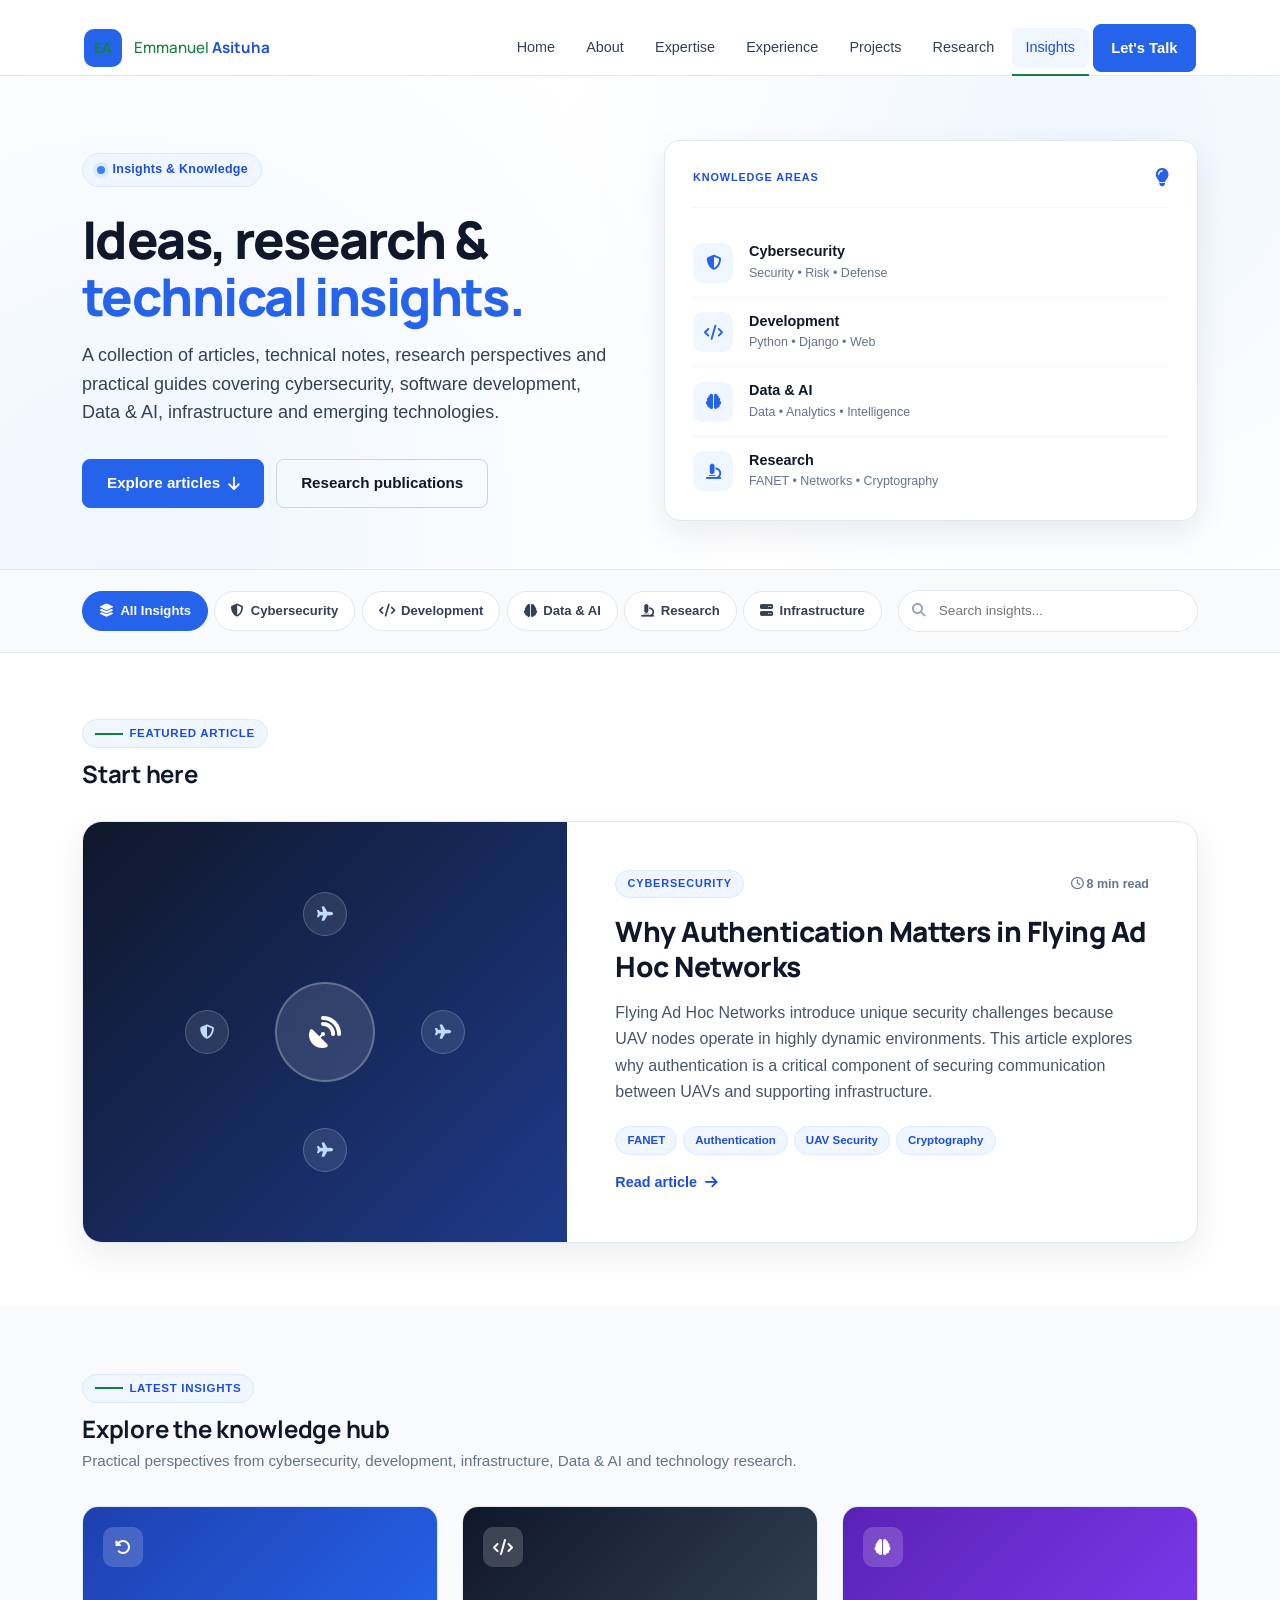
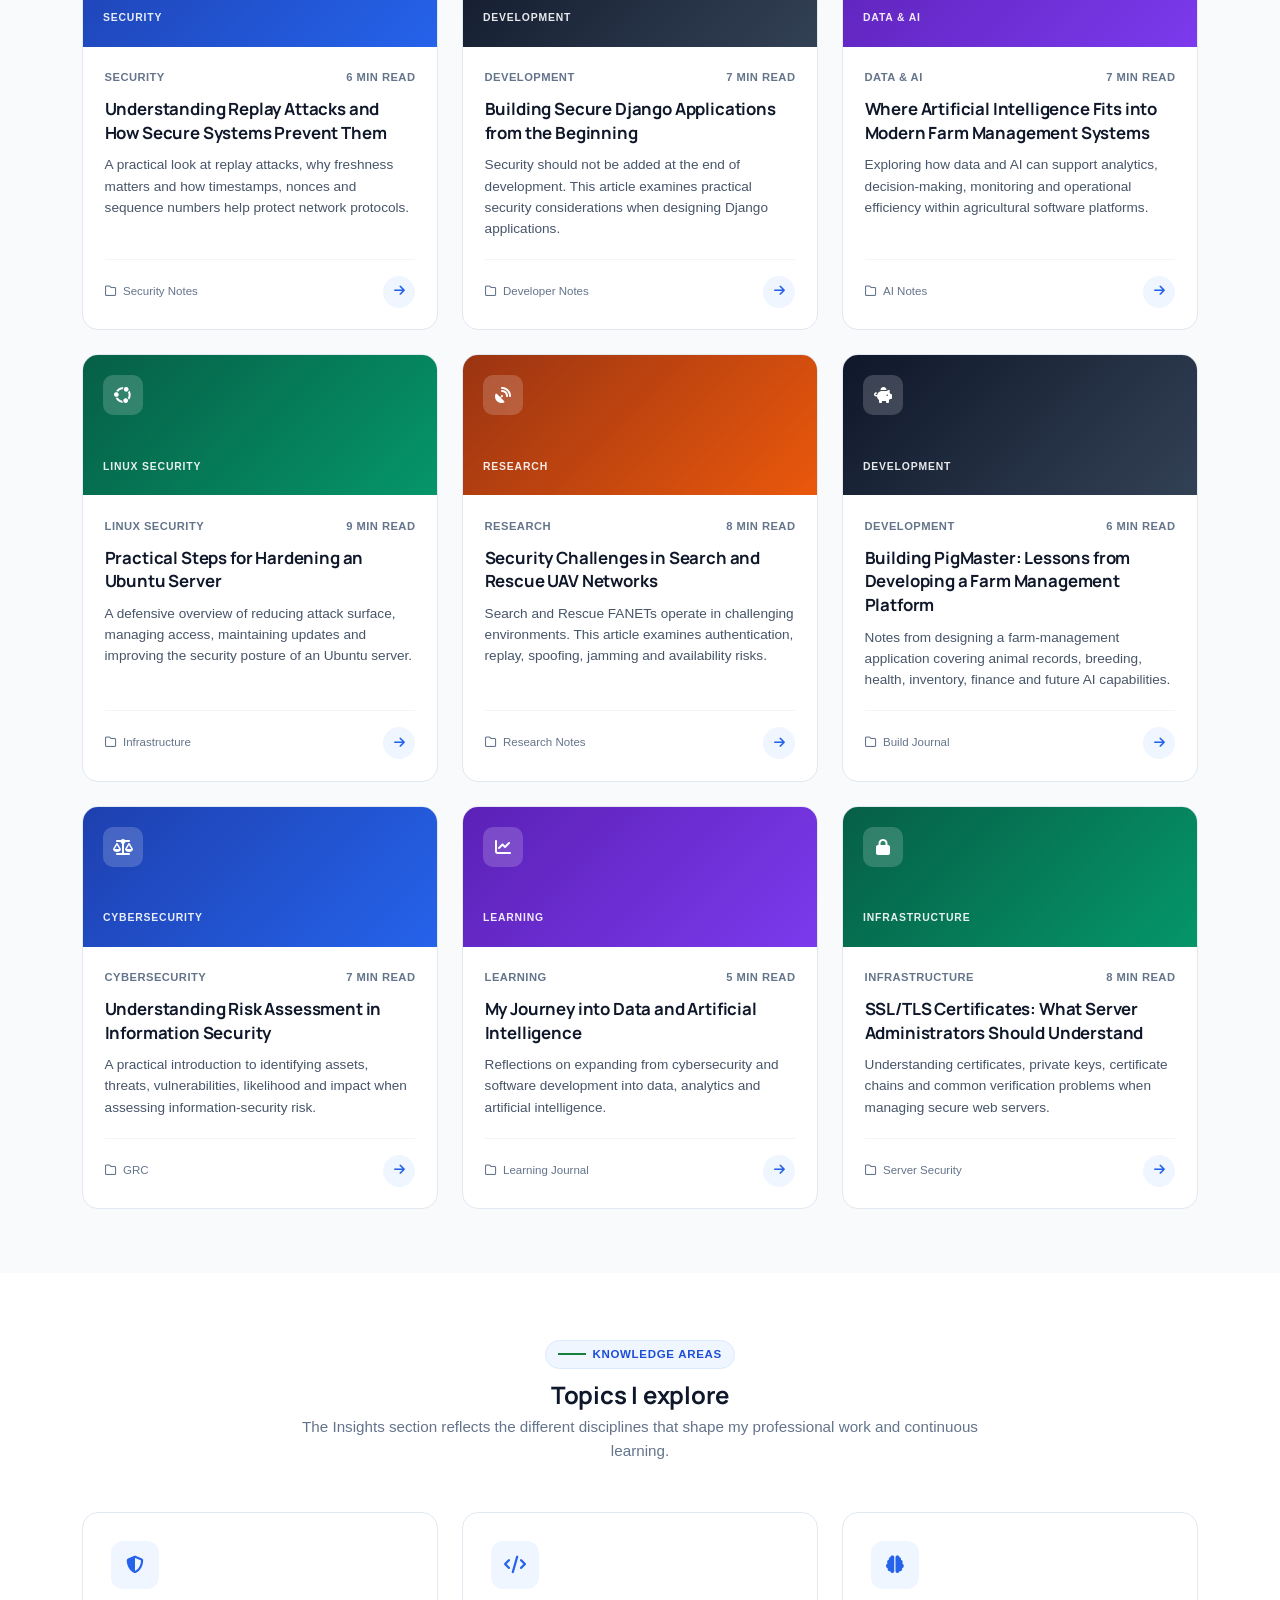
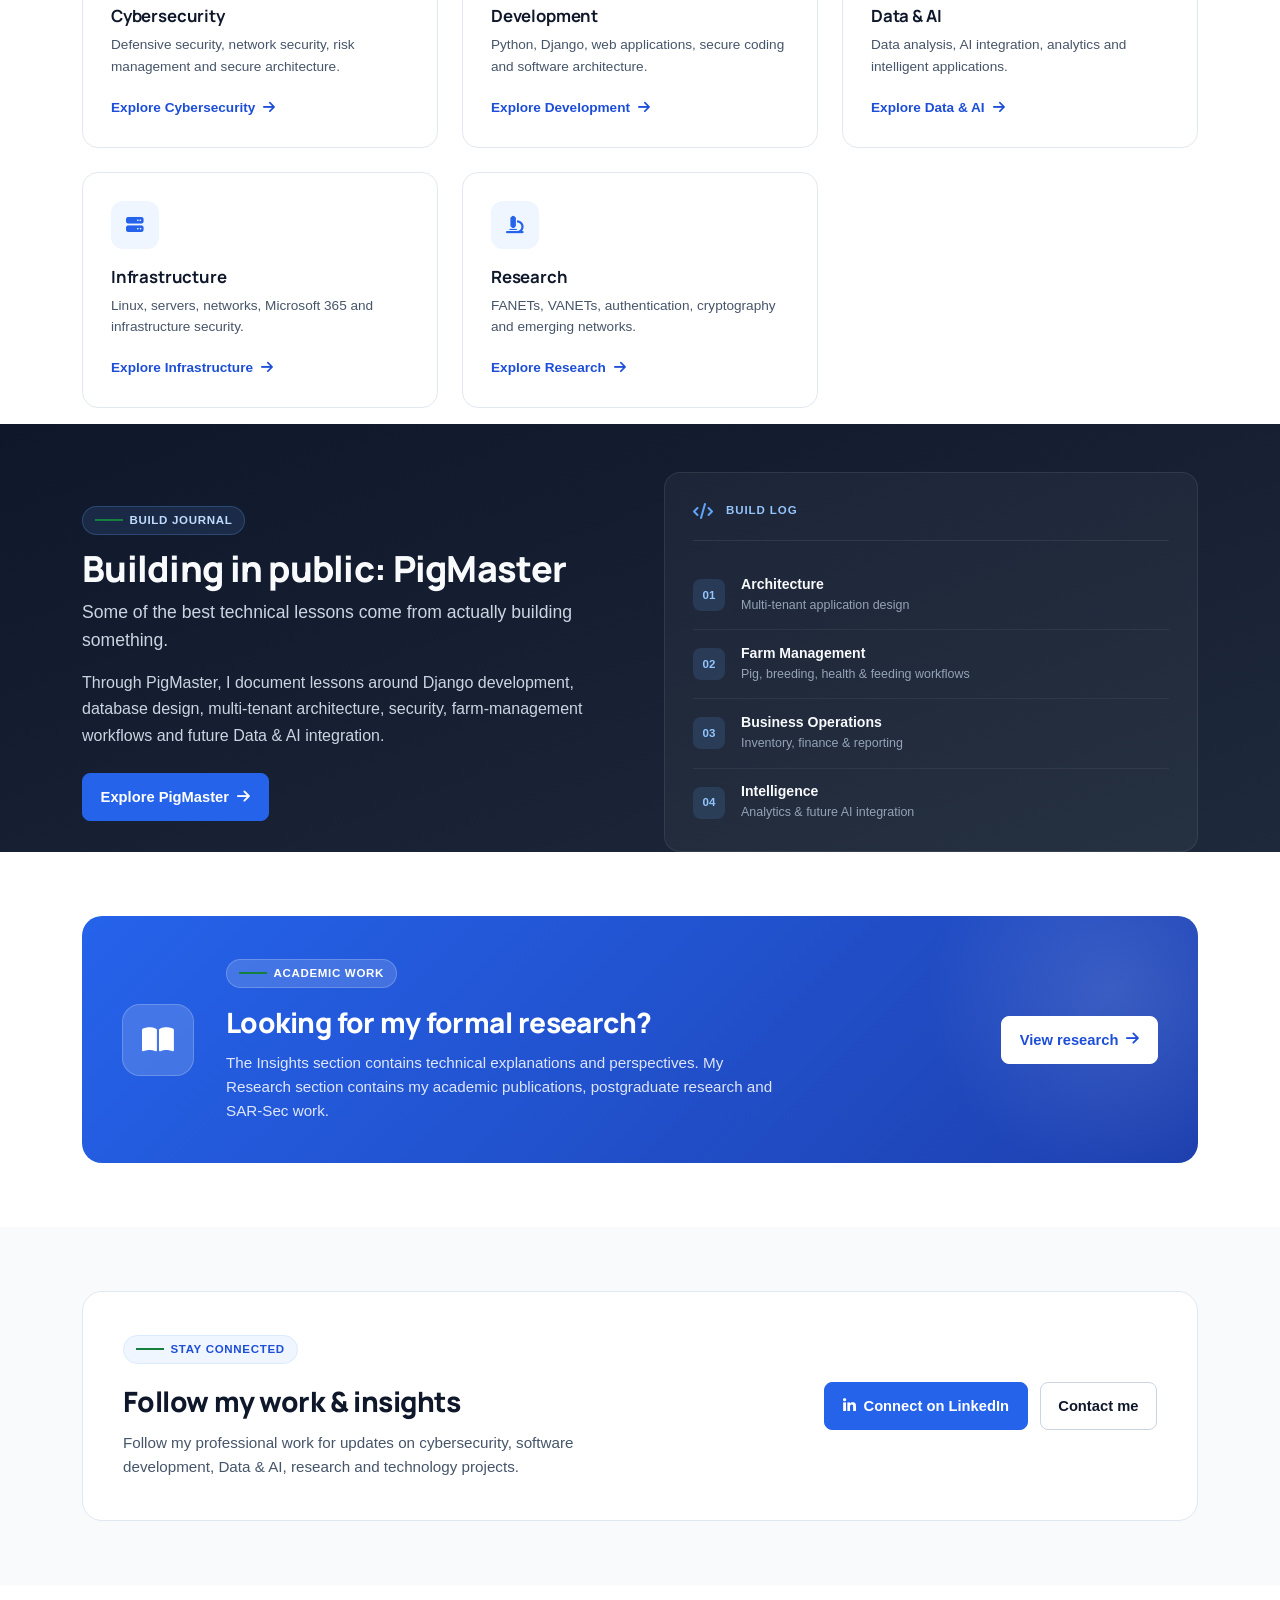
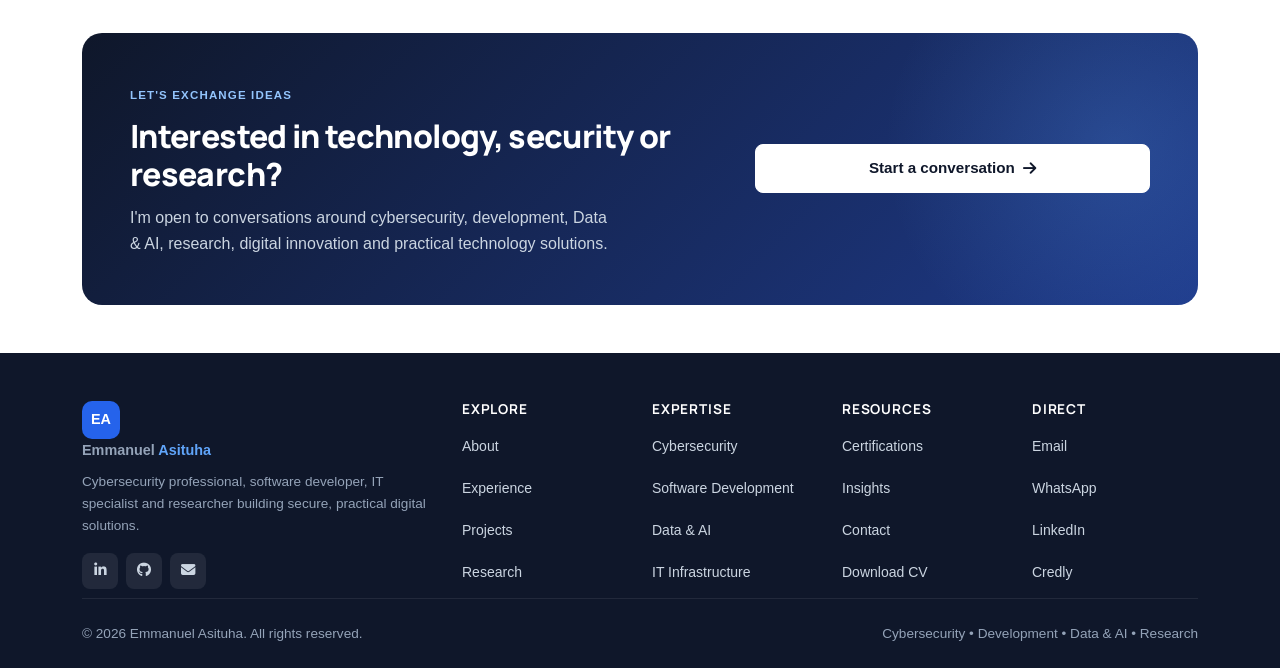
<file: blog.html>
<!DOCTYPE html>
<html lang="en">

<head>

    <meta charset="UTF-8">

    <meta name="viewport" content="width=device-width, initial-scale=1.0">

    <title>Insights | Emmanuel Asituha</title>

    <meta name="description" content="Articles and technical notes by Emmanuel Asituha on cybersecurity, software development, Data & AI, IT infrastructure, security research and emerging technologies.">

    <meta name="author" content="Emmanuel Asituha">

    <meta name="robots" content="index, follow">

    <meta name="theme-color" content="#ffffff">

    <link rel="canonical" href="https://emmanuelasituha.com/blog.html">

    <!-- Open Graph -->
    <meta property="og:type" content="website">

    <meta property="og:url" content="https://emmanuelasituha.com/blog.html">

    <meta property="og:site_name" content="Emmanuel Asituha">

    <meta property="og:title" content="Insights | Emmanuel Asituha">

    <meta property="og:description" content="Articles and technical notes by Emmanuel Asituha on cybersecurity, software development, Data & AI, IT infrastructure, security research and emerging technologies.">

    <meta property="og:image" content="https://emmanuelasituha.com/assets/images/og-default.jpg">

    <meta property="og:locale" content="en_US">

    <!-- Twitter -->
    <meta name="twitter:card" content="summary_large_image">

    <meta name="twitter:title" content="Insights | Emmanuel Asituha">

    <meta name="twitter:description" content="Articles and technical notes by Emmanuel Asituha on cybersecurity, software development, Data & AI, IT infrastructure, security research and emerging technologies.">

    <meta name="twitter:image" content="https://emmanuelasituha.com/assets/images/og-default.jpg">

    <!-- Bootstrap -->
    <link
        href="https://cdn.jsdelivr.net/npm/bootstrap@5.3.3/dist/css/bootstrap.min.css"
        rel="stylesheet"
        integrity="sha384-QWTKZyjpPEjISv5WaRU9OFeRpok6YctnYmDr5pNlyT2bRjXh0JMhjY6hW+ALEwIH"
        crossorigin="anonymous"
    >

    <!-- Font Awesome -->
    <link
        rel="stylesheet"
        href="https://cdnjs.cloudflare.com/ajax/libs/font-awesome/6.7.2/css/all.min.css"
        referrerpolicy="no-referrer"
    >

    <!-- Base site styles -->
    <link rel="stylesheet" href="assets/css/style.css">

    <!-- Blog CSS -->
    <link rel="stylesheet" href="assets/css/blog.css">

    <!-- Structured data -->
    <script type="application/ld+json">
    {
        "@context": "https://schema.org",
        "@type": "Person",
        "name": "Emmanuel Asituha",
        "url": "https://emmanuelasituha.com",
        "jobTitle": "Cybersecurity Professional, Software Developer & Researcher",
        "sameAs": [
            "https://linkedin.com/in/emmanuel-asituha",
            "https://github.com/Jeastco"
        ]
    }
    </script>

</head>


<body class="blog-page">


<a class="skip-link" href="#main-content">Skip to main content</a>


<!-- =========================================================
     NAVIGATION
========================================================= -->

<header class="navbar" id="site-navbar">

    <div class="nav-container">

        <a
            href="index.html"
            class="logo"
            aria-label="Emmanuel Asituha — Homepage"
        >

            <span class="logo-mark" aria-hidden="true">EA</span>

            <span class="logo-name">
                Emmanuel
                <strong>Asituha</strong>
            </span>

        </a>


        <nav
            class="nav-links"
            id="main-navigation"
            aria-label="Main navigation"
        >

            <a href="index.html" class="nav-link">Home</a>

            <a href="about.html" class="nav-link">About</a>

            <a href="expertise.html" class="nav-link">Expertise</a>

            <a href="experience.html" class="nav-link">Experience</a>

            <a href="projects.html" class="nav-link">Projects</a>

            <a href="research.html" class="nav-link">Research</a>

            <a href="blog.html" class="nav-link active" aria-current="page">Insights</a>


            <a href="contact.html" class="btn btn-primary">
                Let's Talk
            </a>

        </nav>


        <button
            class="menu-toggle"
            type="button"
            aria-label="Open navigation menu"
            aria-expanded="false"
            aria-controls="main-navigation"
        >
            <span></span><span></span><span></span>
        </button>

    </div>

</header>



<main id="main-content">


<!-- =========================================================
     HERO
========================================================= -->

<section class="blog-hero" aria-labelledby="blog-hero-heading">

    <div class="container">

        <div class="row align-items-center g-5">

            <div class="col-lg-6">

                <span class="badge-soft">
                    <span class="badge-dot" aria-hidden="true"></span>
                    Insights &amp; Knowledge
                </span>


                <h1 id="blog-hero-heading" class="blog-hero__title">
                    Ideas, research &amp;
                    <span class="text-accent">technical insights.</span>
                </h1>


                <p class="blog-hero__lead">
                    A collection of articles, technical notes, research
                    perspectives and practical guides covering
                    cybersecurity, software development, Data &amp; AI,
                    infrastructure and emerging technologies.
                </p>


                <div class="blog-hero__actions">

                    <a href="#latest" class="btn btn-primary btn-lg">
                        Explore articles
                        <i class="fa-solid fa-arrow-down" aria-hidden="true"></i>
                    </a>

                    <a href="research.html" class="btn btn-outline-primary btn-lg">
                        Research publications
                    </a>

                </div>

            </div>


            <div class="col-lg-6">

                <div class="knowledge-panel" aria-hidden="true">

                    <div class="knowledge-panel__head">

                        <span>KNOWLEDGE AREAS</span>

                        <i class="fa-solid fa-lightbulb"></i>

                    </div>


                    <div class="knowledge-item">

                        <span class="knowledge-item__icon">
                            <i class="fa-solid fa-shield-halved"></i>
                        </span>

                        <div>
                            <strong>Cybersecurity</strong>
                            <span>Security • Risk • Defense</span>
                        </div>

                    </div>

                    <div class="knowledge-item">

                        <span class="knowledge-item__icon">
                            <i class="fa-solid fa-code"></i>
                        </span>

                        <div>
                            <strong>Development</strong>
                            <span>Python • Django • Web</span>
                        </div>

                    </div>

                    <div class="knowledge-item">

                        <span class="knowledge-item__icon">
                            <i class="fa-solid fa-brain"></i>
                        </span>

                        <div>
                            <strong>Data &amp; AI</strong>
                            <span>Data • Analytics • Intelligence</span>
                        </div>

                    </div>

                    <div class="knowledge-item">

                        <span class="knowledge-item__icon">
                            <i class="fa-solid fa-microscope"></i>
                        </span>

                        <div>
                            <strong>Research</strong>
                            <span>FANET • Networks • Cryptography</span>
                        </div>

                    </div>

                </div>

            </div>

        </div>

    </div>

</section>



<!-- =========================================================
     FILTER + SEARCH BAR
========================================================= -->

<section class="filter-bar" aria-label="Article filters">

    <div class="container">

        <div class="filter-bar__inner">

            <div class="filter-tabs" role="tablist">

                <button
                    type="button"
                    class="filter-tab active"
                    data-filter="all"
                    role="tab"
                    aria-selected="true"
                >
                    <i class="fa-solid fa-layer-group" aria-hidden="true"></i>
                    <span>All Insights</span>
                </button>

                <button
                    type="button"
                    class="filter-tab"
                    data-filter="cybersecurity"
                    role="tab"
                    aria-selected="false"
                >
                    <i class="fa-solid fa-shield-halved" aria-hidden="true"></i>
                    <span>Cybersecurity</span>
                </button>

                <button
                    type="button"
                    class="filter-tab"
                    data-filter="development"
                    role="tab"
                    aria-selected="false"
                >
                    <i class="fa-solid fa-code" aria-hidden="true"></i>
                    <span>Development</span>
                </button>

                <button
                    type="button"
                    class="filter-tab"
                    data-filter="ai"
                    role="tab"
                    aria-selected="false"
                >
                    <i class="fa-solid fa-brain" aria-hidden="true"></i>
                    <span>Data &amp; AI</span>
                </button>

                <button
                    type="button"
                    class="filter-tab"
                    data-filter="research"
                    role="tab"
                    aria-selected="false"
                >
                    <i class="fa-solid fa-microscope" aria-hidden="true"></i>
                    <span>Research</span>
                </button>

                <button
                    type="button"
                    class="filter-tab"
                    data-filter="infrastructure"
                    role="tab"
                    aria-selected="false"
                >
                    <i class="fa-solid fa-server" aria-hidden="true"></i>
                    <span>Infrastructure</span>
                </button>

            </div>


            <div class="search-box">

                <i class="fa-solid fa-magnifying-glass" aria-hidden="true"></i>

                <input
                    type="search"
                    id="articleSearch"
                    placeholder="Search insights..."
                    aria-label="Search articles"
                    autocomplete="off"
                >

            </div>

        </div>

    </div>

</section>



<!-- =========================================================
     FEATURED ARTICLE
========================================================= -->

<section class="section" aria-labelledby="featured-article-heading">

    <div class="container">

        <header class="section-head">

            <span class="section-label">Featured Article</span>

            <h2 id="featured-article-heading" class="section-title">
                Start here
            </h2>

        </header>


        <article class="featured-article">

            <div class="featured-article__visual" aria-hidden="true">

                <div class="featured-article__graphic">

                    <div class="featured-article__core">
                        <i class="fa-solid fa-satellite-dish"></i>
                    </div>


                    <div class="featured-article__node featured-article__node--1">
                        <i class="fa-solid fa-plane"></i>
                    </div>

                    <div class="featured-article__node featured-article__node--2">
                        <i class="fa-solid fa-plane"></i>
                    </div>

                    <div class="featured-article__node featured-article__node--3">
                        <i class="fa-solid fa-plane"></i>
                    </div>

                    <div class="featured-article__node featured-article__node--4">
                        <i class="fa-solid fa-shield-halved"></i>
                    </div>

                </div>

            </div>


            <div class="featured-article__body">

                <div class="featured-article__meta">

                    <span class="featured-article__eyebrow">
                        CYBERSECURITY
                    </span>

                    <span>
                        <i class="fa-regular fa-clock" aria-hidden="true"></i>
                        8 min read
                    </span>

                </div>


                <h3>Why Authentication Matters in Flying Ad Hoc Networks</h3>

                <p>Flying Ad Hoc Networks introduce unique security challenges because UAV nodes operate in highly dynamic environments. This article explores why authentication is a critical component of securing communication between UAVs and supporting infrastructure.</p>


                <div class="tag-row">

                    <span class="chip chip--accent">FANET</span>
                    <span class="chip chip--accent">Authentication</span>
                    <span class="chip chip--accent">UAV Security</span>
                    <span class="chip chip--accent">Cryptography</span>

                </div>


                <a
                    href="blog/fanet-authentication.html"
                    class="link-accent mt-3"
                >
                    Read article
                    <i class="fa-solid fa-arrow-right" aria-hidden="true"></i>
                </a>

            </div>

        </article>

    </div>

</section>



<!-- =========================================================
     ARTICLE GRID
========================================================= -->

<section
    class="section section--muted"
    id="latest"
    aria-labelledby="latest-heading"
>

    <div class="container">

        <header class="section-head">

            <span class="section-label">Latest Insights</span>

            <h2 id="latest-heading" class="section-title">
                Explore the knowledge hub
            </h2>

            <p class="section-desc">
                Practical perspectives from cybersecurity, development,
                infrastructure, Data &amp; AI and technology research.
            </p>

        </header>


        <div class="row g-4" id="articleGrid">

            <!-- Article 01 — Replay Attacks -->
            <div
                class="col-md-6 col-lg-4 article-item"
                data-categories="cybersecurity research"
                data-title="understanding replay attacks and how secure systems prevent them"
            >

                <article class="article-card">

                    <div class="article-card__cover cover--cyber">

                        <span class="article-card__icon" aria-hidden="true">
                            <i class="fa-solid fa-rotate-left"></i>
                        </span>

                        <span class="article-card__eyebrow">
                            SECURITY
                        </span>

                    </div>


                    <div class="article-card__body">

                        <div class="article-card__meta">

                            <span>Security</span>

                            <span>6 min read</span>

                        </div>


                        <h3>Understanding Replay Attacks and How Secure Systems Prevent Them</h3>

                        <p>A practical look at replay attacks, why freshness matters and how timestamps, nonces and sequence numbers help protect network protocols.</p>


                        <div class="article-card__footer">

                            <span class="article-card__source">
                                <i class="fa-regular fa-folder" aria-hidden="true"></i>
                                Security Notes
                            </span>


                            <a
                                href="blog/replay-attacks.html"
                                class="article-card__arrow"
                                aria-label="Read article: Understanding Replay Attacks and How Secure Systems Prevent Them"
                            >
                                <i class="fa-solid fa-arrow-right" aria-hidden="true"></i>
                            </a>

                        </div>

                    </div>

                </article>

            </div>

            <!-- Article 02 — Secure Django -->
            <div
                class="col-md-6 col-lg-4 article-item"
                data-categories="development"
                data-title="building secure django applications from the beginning"
            >

                <article class="article-card">

                    <div class="article-card__cover cover--dev">

                        <span class="article-card__icon" aria-hidden="true">
                            <i class="fa-solid fa-code"></i>
                        </span>

                        <span class="article-card__eyebrow">
                            DEVELOPMENT
                        </span>

                    </div>


                    <div class="article-card__body">

                        <div class="article-card__meta">

                            <span>Development</span>

                            <span>7 min read</span>

                        </div>


                        <h3>Building Secure Django Applications from the Beginning</h3>

                        <p>Security should not be added at the end of development. This article examines practical security considerations when designing Django applications.</p>


                        <div class="article-card__footer">

                            <span class="article-card__source">
                                <i class="fa-regular fa-folder" aria-hidden="true"></i>
                                Developer Notes
                            </span>


                            <a
                                href="blog/secure-django.html"
                                class="article-card__arrow"
                                aria-label="Read article: Building Secure Django Applications from the Beginning"
                            >
                                <i class="fa-solid fa-arrow-right" aria-hidden="true"></i>
                            </a>

                        </div>

                    </div>

                </article>

            </div>

            <!-- Article 03 — AI Farm Management -->
            <div
                class="col-md-6 col-lg-4 article-item"
                data-categories="ai development"
                data-title="where artificial intelligence fits into modern farm management systems"
            >

                <article class="article-card">

                    <div class="article-card__cover cover--ai">

                        <span class="article-card__icon" aria-hidden="true">
                            <i class="fa-solid fa-brain"></i>
                        </span>

                        <span class="article-card__eyebrow">
                            DATA &amp; AI
                        </span>

                    </div>


                    <div class="article-card__body">

                        <div class="article-card__meta">

                            <span>Data &amp; AI</span>

                            <span>7 min read</span>

                        </div>


                        <h3>Where Artificial Intelligence Fits into Modern Farm Management Systems</h3>

                        <p>Exploring how data and AI can support analytics, decision-making, monitoring and operational efficiency within agricultural software platforms.</p>


                        <div class="article-card__footer">

                            <span class="article-card__source">
                                <i class="fa-regular fa-folder" aria-hidden="true"></i>
                                AI Notes
                            </span>


                            <a
                                href="blog/ai-farm-management.html"
                                class="article-card__arrow"
                                aria-label="Read article: Where Artificial Intelligence Fits into Modern Farm Management Systems"
                            >
                                <i class="fa-solid fa-arrow-right" aria-hidden="true"></i>
                            </a>

                        </div>

                    </div>

                </article>

            </div>

            <!-- Article 04 — Ubuntu Hardening -->
            <div
                class="col-md-6 col-lg-4 article-item"
                data-categories="infrastructure cybersecurity"
                data-title="practical steps for hardening an ubuntu server"
            >

                <article class="article-card">

                    <div class="article-card__cover cover--infra">

                        <span class="article-card__icon" aria-hidden="true">
                            <i class="fa-brands fa-ubuntu"></i>
                        </span>

                        <span class="article-card__eyebrow">
                            LINUX SECURITY
                        </span>

                    </div>


                    <div class="article-card__body">

                        <div class="article-card__meta">

                            <span>Linux Security</span>

                            <span>9 min read</span>

                        </div>


                        <h3>Practical Steps for Hardening an Ubuntu Server</h3>

                        <p>A defensive overview of reducing attack surface, managing access, maintaining updates and improving the security posture of an Ubuntu server.</p>


                        <div class="article-card__footer">

                            <span class="article-card__source">
                                <i class="fa-regular fa-folder" aria-hidden="true"></i>
                                Infrastructure
                            </span>


                            <a
                                href="blog/ubuntu-server-hardening.html"
                                class="article-card__arrow"
                                aria-label="Read article: Practical Steps for Hardening an Ubuntu Server"
                            >
                                <i class="fa-solid fa-arrow-right" aria-hidden="true"></i>
                            </a>

                        </div>

                    </div>

                </article>

            </div>

            <!-- Article 05 — SAR FANET -->
            <div
                class="col-md-6 col-lg-4 article-item"
                data-categories="research cybersecurity"
                data-title="security challenges in search and rescue uav networks"
            >

                <article class="article-card">

                    <div class="article-card__cover cover--research">

                        <span class="article-card__icon" aria-hidden="true">
                            <i class="fa-solid fa-satellite-dish"></i>
                        </span>

                        <span class="article-card__eyebrow">
                            RESEARCH
                        </span>

                    </div>


                    <div class="article-card__body">

                        <div class="article-card__meta">

                            <span>Research</span>

                            <span>8 min read</span>

                        </div>


                        <h3>Security Challenges in Search and Rescue UAV Networks</h3>

                        <p>Search and Rescue FANETs operate in challenging environments. This article examines authentication, replay, spoofing, jamming and availability risks.</p>


                        <div class="article-card__footer">

                            <span class="article-card__source">
                                <i class="fa-regular fa-folder" aria-hidden="true"></i>
                                Research Notes
                            </span>


                            <a
                                href="blog/sar-fanet-security.html"
                                class="article-card__arrow"
                                aria-label="Read article: Security Challenges in Search and Rescue UAV Networks"
                            >
                                <i class="fa-solid fa-arrow-right" aria-hidden="true"></i>
                            </a>

                        </div>

                    </div>

                </article>

            </div>

            <!-- Article 06 — PigMaster -->
            <div
                class="col-md-6 col-lg-4 article-item"
                data-categories="development ai"
                data-title="building pigmaster: lessons from developing a farm management platform"
            >

                <article class="article-card">

                    <div class="article-card__cover cover--dev">

                        <span class="article-card__icon" aria-hidden="true">
                            <i class="fa-solid fa-piggy-bank"></i>
                        </span>

                        <span class="article-card__eyebrow">
                            DEVELOPMENT
                        </span>

                    </div>


                    <div class="article-card__body">

                        <div class="article-card__meta">

                            <span>Development</span>

                            <span>6 min read</span>

                        </div>


                        <h3>Building PigMaster: Lessons from Developing a Farm Management Platform</h3>

                        <p>Notes from designing a farm-management application covering animal records, breeding, health, inventory, finance and future AI capabilities.</p>


                        <div class="article-card__footer">

                            <span class="article-card__source">
                                <i class="fa-regular fa-folder" aria-hidden="true"></i>
                                Build Journal
                            </span>


                            <a
                                href="blog/building-pigmaster.html"
                                class="article-card__arrow"
                                aria-label="Read article: Building PigMaster: Lessons from Developing a Farm Management Platform"
                            >
                                <i class="fa-solid fa-arrow-right" aria-hidden="true"></i>
                            </a>

                        </div>

                    </div>

                </article>

            </div>

            <!-- Article 07 — Risk Assessment -->
            <div
                class="col-md-6 col-lg-4 article-item"
                data-categories="cybersecurity"
                data-title="understanding risk assessment in information security"
            >

                <article class="article-card">

                    <div class="article-card__cover cover--cyber">

                        <span class="article-card__icon" aria-hidden="true">
                            <i class="fa-solid fa-scale-balanced"></i>
                        </span>

                        <span class="article-card__eyebrow">
                            CYBERSECURITY
                        </span>

                    </div>


                    <div class="article-card__body">

                        <div class="article-card__meta">

                            <span>Cybersecurity</span>

                            <span>7 min read</span>

                        </div>


                        <h3>Understanding Risk Assessment in Information Security</h3>

                        <p>A practical introduction to identifying assets, threats, vulnerabilities, likelihood and impact when assessing information-security risk.</p>


                        <div class="article-card__footer">

                            <span class="article-card__source">
                                <i class="fa-regular fa-folder" aria-hidden="true"></i>
                                GRC
                            </span>


                            <a
                                href="blog/security-risk-assessment.html"
                                class="article-card__arrow"
                                aria-label="Read article: Understanding Risk Assessment in Information Security"
                            >
                                <i class="fa-solid fa-arrow-right" aria-hidden="true"></i>
                            </a>

                        </div>

                    </div>

                </article>

            </div>

            <!-- Article 08 — Data & AI Journey -->
            <div
                class="col-md-6 col-lg-4 article-item"
                data-categories="ai"
                data-title="my journey into data and artificial intelligence"
            >

                <article class="article-card">

                    <div class="article-card__cover cover--ai">

                        <span class="article-card__icon" aria-hidden="true">
                            <i class="fa-solid fa-chart-line"></i>
                        </span>

                        <span class="article-card__eyebrow">
                            LEARNING
                        </span>

                    </div>


                    <div class="article-card__body">

                        <div class="article-card__meta">

                            <span>Learning</span>

                            <span>5 min read</span>

                        </div>


                        <h3>My Journey into Data and Artificial Intelligence</h3>

                        <p>Reflections on expanding from cybersecurity and software development into data, analytics and artificial intelligence.</p>


                        <div class="article-card__footer">

                            <span class="article-card__source">
                                <i class="fa-regular fa-folder" aria-hidden="true"></i>
                                Learning Journal
                            </span>


                            <a
                                href="blog/data-ai-journey.html"
                                class="article-card__arrow"
                                aria-label="Read article: My Journey into Data and Artificial Intelligence"
                            >
                                <i class="fa-solid fa-arrow-right" aria-hidden="true"></i>
                            </a>

                        </div>

                    </div>

                </article>

            </div>

            <!-- Article 09 — SSL/TLS Certificates -->
            <div
                class="col-md-6 col-lg-4 article-item"
                data-categories="cybersecurity infrastructure"
                data-title="ssl/tls certificates: what server administrators should understand"
            >

                <article class="article-card">

                    <div class="article-card__cover cover--infra">

                        <span class="article-card__icon" aria-hidden="true">
                            <i class="fa-solid fa-lock"></i>
                        </span>

                        <span class="article-card__eyebrow">
                            INFRASTRUCTURE
                        </span>

                    </div>


                    <div class="article-card__body">

                        <div class="article-card__meta">

                            <span>Infrastructure</span>

                            <span>8 min read</span>

                        </div>


                        <h3>SSL/TLS Certificates: What Server Administrators Should Understand</h3>

                        <p>Understanding certificates, private keys, certificate chains and common verification problems when managing secure web servers.</p>


                        <div class="article-card__footer">

                            <span class="article-card__source">
                                <i class="fa-regular fa-folder" aria-hidden="true"></i>
                                Server Security
                            </span>


                            <a
                                href="blog/ssl-tls-certificates.html"
                                class="article-card__arrow"
                                aria-label="Read article: SSL/TLS Certificates: What Server Administrators Should Understand"
                            >
                                <i class="fa-solid fa-arrow-right" aria-hidden="true"></i>
                            </a>

                        </div>

                    </div>

                </article>

            </div>

        </div>


        <!-- Empty state (hidden by default) -->

        <div class="empty-state" id="articleEmpty" hidden>

            <i class="fa-solid fa-magnifying-glass" aria-hidden="true"></i>

            <h3>No insights found</h3>

            <p>Try another search term or select a different category.</p>

        </div>

    </div>

</section>



<!-- =========================================================
     TOPICS GRID
========================================================= -->

<section class="section" aria-labelledby="topics-heading">

    <div class="container">

        <header class="section-head section-head--center">

            <span class="section-label">Knowledge Areas</span>

            <h2 id="topics-heading" class="section-title">
                Topics I explore
            </h2>

            <p class="section-desc">
                The Insights section reflects the different disciplines
                that shape my professional work and continuous learning.
            </p>

        </header>


        <div class="row g-4">

            <div class="col-md-6 col-lg-4">

                <article class="topic-card">

                    <span class="topic-card__icon" aria-hidden="true">
                        <i class="fa-solid fa-shield-halved"></i>
                    </span>

                    <h3>Cybersecurity</h3>

                    <p>Defensive security, network security, risk management and secure architecture.</p>

                    <button
                        type="button"
                        class="topic-card__link"
                        data-topic-filter="cybersecurity"
                    >
                        Explore Cybersecurity
                        <i class="fa-solid fa-arrow-right" aria-hidden="true"></i>
                    </button>

                </article>

            </div>

            <div class="col-md-6 col-lg-4">

                <article class="topic-card">

                    <span class="topic-card__icon" aria-hidden="true">
                        <i class="fa-solid fa-code"></i>
                    </span>

                    <h3>Development</h3>

                    <p>Python, Django, web applications, secure coding and software architecture.</p>

                    <button
                        type="button"
                        class="topic-card__link"
                        data-topic-filter="development"
                    >
                        Explore Development
                        <i class="fa-solid fa-arrow-right" aria-hidden="true"></i>
                    </button>

                </article>

            </div>

            <div class="col-md-6 col-lg-4">

                <article class="topic-card">

                    <span class="topic-card__icon" aria-hidden="true">
                        <i class="fa-solid fa-brain"></i>
                    </span>

                    <h3>Data &amp; AI</h3>

                    <p>Data analysis, AI integration, analytics and intelligent applications.</p>

                    <button
                        type="button"
                        class="topic-card__link"
                        data-topic-filter="ai"
                    >
                        Explore Data &amp; AI
                        <i class="fa-solid fa-arrow-right" aria-hidden="true"></i>
                    </button>

                </article>

            </div>

            <div class="col-md-6 col-lg-4">

                <article class="topic-card">

                    <span class="topic-card__icon" aria-hidden="true">
                        <i class="fa-solid fa-server"></i>
                    </span>

                    <h3>Infrastructure</h3>

                    <p>Linux, servers, networks, Microsoft 365 and infrastructure security.</p>

                    <button
                        type="button"
                        class="topic-card__link"
                        data-topic-filter="infrastructure"
                    >
                        Explore Infrastructure
                        <i class="fa-solid fa-arrow-right" aria-hidden="true"></i>
                    </button>

                </article>

            </div>

            <div class="col-md-6 col-lg-4">

                <article class="topic-card">

                    <span class="topic-card__icon" aria-hidden="true">
                        <i class="fa-solid fa-microscope"></i>
                    </span>

                    <h3>Research</h3>

                    <p>FANETs, VANETs, authentication, cryptography and emerging networks.</p>

                    <button
                        type="button"
                        class="topic-card__link"
                        data-topic-filter="research"
                    >
                        Explore Research
                        <i class="fa-solid fa-arrow-right" aria-hidden="true"></i>
                    </button>

                </article>

            </div>

        </div>

    </div>

</section>



<!-- =========================================================
     BUILD JOURNAL
========================================================= -->

<section class="section--dark" aria-labelledby="build-heading">

    <div class="container">

        <div class="row g-5 align-items-center">

            <div class="col-lg-6">

                <span class="section-label">Build Journal</span>

                <h2 id="build-heading" class="section-title">
                    Building in public: PigMaster
                </h2>

                <p class="lead-text">
                    Some of the best technical lessons come from actually
                    building something.
                </p>

                <p>
                    Through PigMaster, I document lessons around Django
                    development, database design, multi-tenant architecture,
                    security, farm-management workflows and future Data &amp; AI
                    integration.
                </p>

                <div class="mt-4">

                    <a href="projects.html#pigmaster" class="btn btn-primary">
                        Explore PigMaster
                        <i class="fa-solid fa-arrow-right" aria-hidden="true"></i>
                    </a>

                </div>

            </div>


            <div class="col-lg-6">

                <div class="build-log">

                    <div class="build-log__head">

                        <i class="fa-solid fa-code" aria-hidden="true"></i>
                        <span>BUILD LOG</span>

                    </div>


                    <div class="build-log__item">

                        <span class="build-log__num">
                            01
                        </span>

                        <div>
                            <strong>Architecture</strong>
                            <span>Multi-tenant application design</span>
                        </div>

                    </div>

                    <div class="build-log__item">

                        <span class="build-log__num">
                            02
                        </span>

                        <div>
                            <strong>Farm Management</strong>
                            <span>Pig, breeding, health &amp; feeding workflows</span>
                        </div>

                    </div>

                    <div class="build-log__item">

                        <span class="build-log__num">
                            03
                        </span>

                        <div>
                            <strong>Business Operations</strong>
                            <span>Inventory, finance &amp; reporting</span>
                        </div>

                    </div>

                    <div class="build-log__item">

                        <span class="build-log__num">
                            04
                        </span>

                        <div>
                            <strong>Intelligence</strong>
                            <span>Analytics &amp; future AI integration</span>
                        </div>

                    </div>

                </div>

            </div>

        </div>

    </div>

</section>



<!-- =========================================================
     RESEARCH BANNER
========================================================= -->

<section class="section" aria-labelledby="research-banner-heading">

    <div class="container">

        <div class="research-banner">

            <span class="research-banner__icon" aria-hidden="true">
                <i class="fa-solid fa-book-open"></i>
            </span>


            <div class="research-banner__body">

                <span class="section-label">Academic Work</span>

                <h2 id="research-banner-heading">
                    Looking for my formal research?
                </h2>

                <p>
                    The Insights section contains technical explanations
                    and perspectives. My Research section contains my
                    academic publications, postgraduate research and
                    SAR-Sec work.
                </p>

            </div>


            <a href="research.html" class="btn btn-primary">
                View research
                <i class="fa-solid fa-arrow-right" aria-hidden="true"></i>
            </a>

        </div>

    </div>

</section>



<!-- =========================================================
     CONNECT
========================================================= -->

<section class="section section--muted" aria-labelledby="connect-heading">

    <div class="container">

        <div class="connect-card">

            <div>

                <span class="section-label">Stay Connected</span>

                <h2 id="connect-heading">
                    Follow my work &amp; insights
                </h2>

                <p>
                    Follow my professional work for updates on cybersecurity,
                    software development, Data &amp; AI, research and
                    technology projects.
                </p>

            </div>


            <div class="connect-card__actions">

                <a
                    href="https://linkedin.com/in/emmanuel-asituha"
                    class="btn btn-primary"
                    target="_blank"
                    rel="noopener noreferrer"
                >
                    <i class="fa-brands fa-linkedin-in" aria-hidden="true"></i>
                    Connect on LinkedIn
                </a>


                <a href="contact.html" class="btn btn-outline-primary">
                    Contact me
                </a>

            </div>

        </div>

    </div>

</section>



<!-- =========================================================
     FINAL CTA
========================================================= -->

<section class="section section--cta">

    <div class="container">

        <div class="cta-card">

            <div class="cta-card__body">

                <span class="cta-eyebrow">Let's Exchange Ideas</span>

                <h2>Interested in technology, security or research?</h2>

                <p>
                    I'm open to conversations around cybersecurity,
                    development, Data &amp; AI, research, digital
                    innovation and practical technology solutions.
                </p>

            </div>

            <div class="cta-card__actions">

                <a href="contact.html" class="btn btn-light btn-lg">
                    Start a conversation
                    <i class="fa-solid fa-arrow-right" aria-hidden="true"></i>
                </a>

            </div>

        </div>

    </div>

</section>


</main>



<!-- =========================================================
     FOOTER
========================================================= -->

<footer class="footer" role="contentinfo">

    <div class="container">

        <div class="row g-4">

            <!-- Brand -->
            <div class="col-lg-4 col-md-6">

                <a href="index.html" class="footer-logo">

                    <span class="logo-mark" aria-hidden="true">EA</span>

                    Emmanuel <span>Asituha</span>

                </a>

                <p class="footer-desc">
                    Cybersecurity professional, software developer,
                    IT specialist and researcher building secure,
                    practical digital solutions.
                </p>


                <div class="footer-socials">

                    <a
                        href="https://linkedin.com/in/emmanuel-asituha"
                        target="_blank"
                        rel="noopener noreferrer"
                        aria-label="LinkedIn"
                    >
                        <i class="fa-brands fa-linkedin-in" aria-hidden="true"></i>
                    </a>

                    <a
                        href="https://github.com/Jeastco"
                        target="_blank"
                        rel="noopener noreferrer"
                        aria-label="GitHub"
                    >
                        <i class="fa-brands fa-github" aria-hidden="true"></i>
                    </a>

                    <a href="contact.html" aria-label="Contact">
                        <i class="fa-solid fa-envelope" aria-hidden="true"></i>
                    </a>

                </div>

            </div>


            <!-- Columns -->
            <div class="col-lg-2 col-md-6 col-6">

                <h4>Explore</h4>

                <ul>

                    <li><a href="about.html">About</a></li>

                    <li><a href="experience.html">Experience</a></li>

                    <li><a href="projects.html">Projects</a></li>

                    <li><a href="research.html">Research</a></li>

                </ul>

            </div>

            <div class="col-lg-2 col-md-6 col-6">

                <h4>Expertise</h4>

                <ul>

                    <li><a href="expertise.html#cybersecurity">Cybersecurity</a></li>

                    <li><a href="expertise.html#development">Software Development</a></li>

                    <li><a href="expertise.html#data-ai">Data &amp; AI</a></li>

                    <li><a href="expertise.html#infrastructure">IT Infrastructure</a></li>

                </ul>

            </div>

            <div class="col-lg-2 col-md-6 col-6">

                <h4>Resources</h4>

                <ul>

                    <li><a href="certifications.html">Certifications</a></li>

                    <li><a href="blog.html">Insights</a></li>

                    <li><a href="contact.html">Contact</a></li>

                    <li><a href="assets/documents/cv.pdf" target="_blank" rel="noopener noreferrer">Download CV</a></li>

                </ul>

            </div>

            <div class="col-lg-2 col-md-6 col-6">

                <h4>Direct</h4>

                <ul>

                    <li><a href="mailto:emmanuelasituha@gmail.com">Email</a></li>

                    <li><a href="https://wa.me/254701197139" target="_blank" rel="noopener noreferrer">WhatsApp</a></li>

                    <li><a href="https://linkedin.com/in/emmanuel-asituha" target="_blank" rel="noopener noreferrer">LinkedIn</a></li>

                    <li><a href="https://www.credly.com/users/emmanuel-asituha1/badges/credly" target="_blank" rel="noopener noreferrer">Credly</a></li>

                </ul>

            </div>

        </div>


        <div class="footer-bottom">

            <p>
                &copy; <span data-current-year>2026</span>
                Emmanuel Asituha.
                All rights reserved.
            </p>

            <p>Cybersecurity • Development • Data &amp; AI • Research</p>

        </div>

    </div>

</footer>



<button class="back-to-top" type="button" aria-label="Back to top">
    <i class="fa-solid fa-arrow-up" aria-hidden="true"></i>
</button>



<!-- =========================================================
     SCRIPTS
========================================================= -->

<script
    src="https://cdn.jsdelivr.net/npm/bootstrap@5.3.3/dist/js/bootstrap.bundle.min.js"
    integrity="sha384-YvpcrYf0tY3lHB60NNkmXc5s9fDVZLESaAA55NDzOxhy9GkcIdslK1eN7N6jIeHz"
    crossorigin="anonymous"
    defer
></script>

<script src="assets/js/main.js" defer></script>


<!-- =========================================================
     FILTER / SEARCH SCRIPT
========================================================= -->

<script>
document.addEventListener("DOMContentLoaded", () => {

    const tabs         = document.querySelectorAll(".filter-tab");
    const topicButtons = document.querySelectorAll("[data-topic-filter]");
    const articleItems = document.querySelectorAll(".article-item");
    const searchInput  = document.getElementById("articleSearch");
    const emptyState   = document.getElementById("articleEmpty");

    let currentFilter = "all";

    /* =====================================================
       FILTER + SEARCH
    ====================================================== */

    const applyFilter = () => {

        const term = searchInput
            ? searchInput.value.trim().toLowerCase()
            : "";

        let visible = 0;

        articleItems.forEach((item) => {

            const cats = (item.dataset.categories || "").toLowerCase();
            const title = (item.dataset.title || "").toLowerCase();
            const content = item.textContent.toLowerCase();

            const catMatch =
                currentFilter === "all" ||
                cats.split(/\s+/).includes(currentFilter);

            const searchMatch =
                term === "" ||
                title.includes(term) ||
                content.includes(term);

            const show = catMatch && searchMatch;

            item.style.display = show ? "" : "none";
            if (show) visible++;

        });

        if (emptyState) {
            emptyState.hidden = visible !== 0;
        }
    };


    /* =====================================================
       CATEGORY TABS
    ====================================================== */

    tabs.forEach((tab) => {
        tab.addEventListener("click", () => {

            tabs.forEach((t) => {
                t.classList.remove("active");
                t.setAttribute("aria-selected", "false");
            });

            tab.classList.add("active");
            tab.setAttribute("aria-selected", "true");

            currentFilter = tab.dataset.filter || "all";

            applyFilter();
        });
    });


    /* =====================================================
       TOPIC BUTTONS
    ====================================================== */

    topicButtons.forEach((btn) => {
        btn.addEventListener("click", () => {

            currentFilter = btn.dataset.topicFilter || "all";

            tabs.forEach((t) => {
                const match = t.dataset.filter === currentFilter;
                t.classList.toggle("active", match);
                t.setAttribute("aria-selected", match ? "true" : "false");
            });

            applyFilter();

            /* Scroll to article grid */
            const target = document.getElementById("latest");
            if (target) {
                target.scrollIntoView({ behavior: "smooth", block: "start" });
            }
        });
    });


    /* =====================================================
       SEARCH
    ====================================================== */

    if (searchInput) {
        searchInput.addEventListener("input", applyFilter);
    }

});
</script>

</body>

</html>
</file>
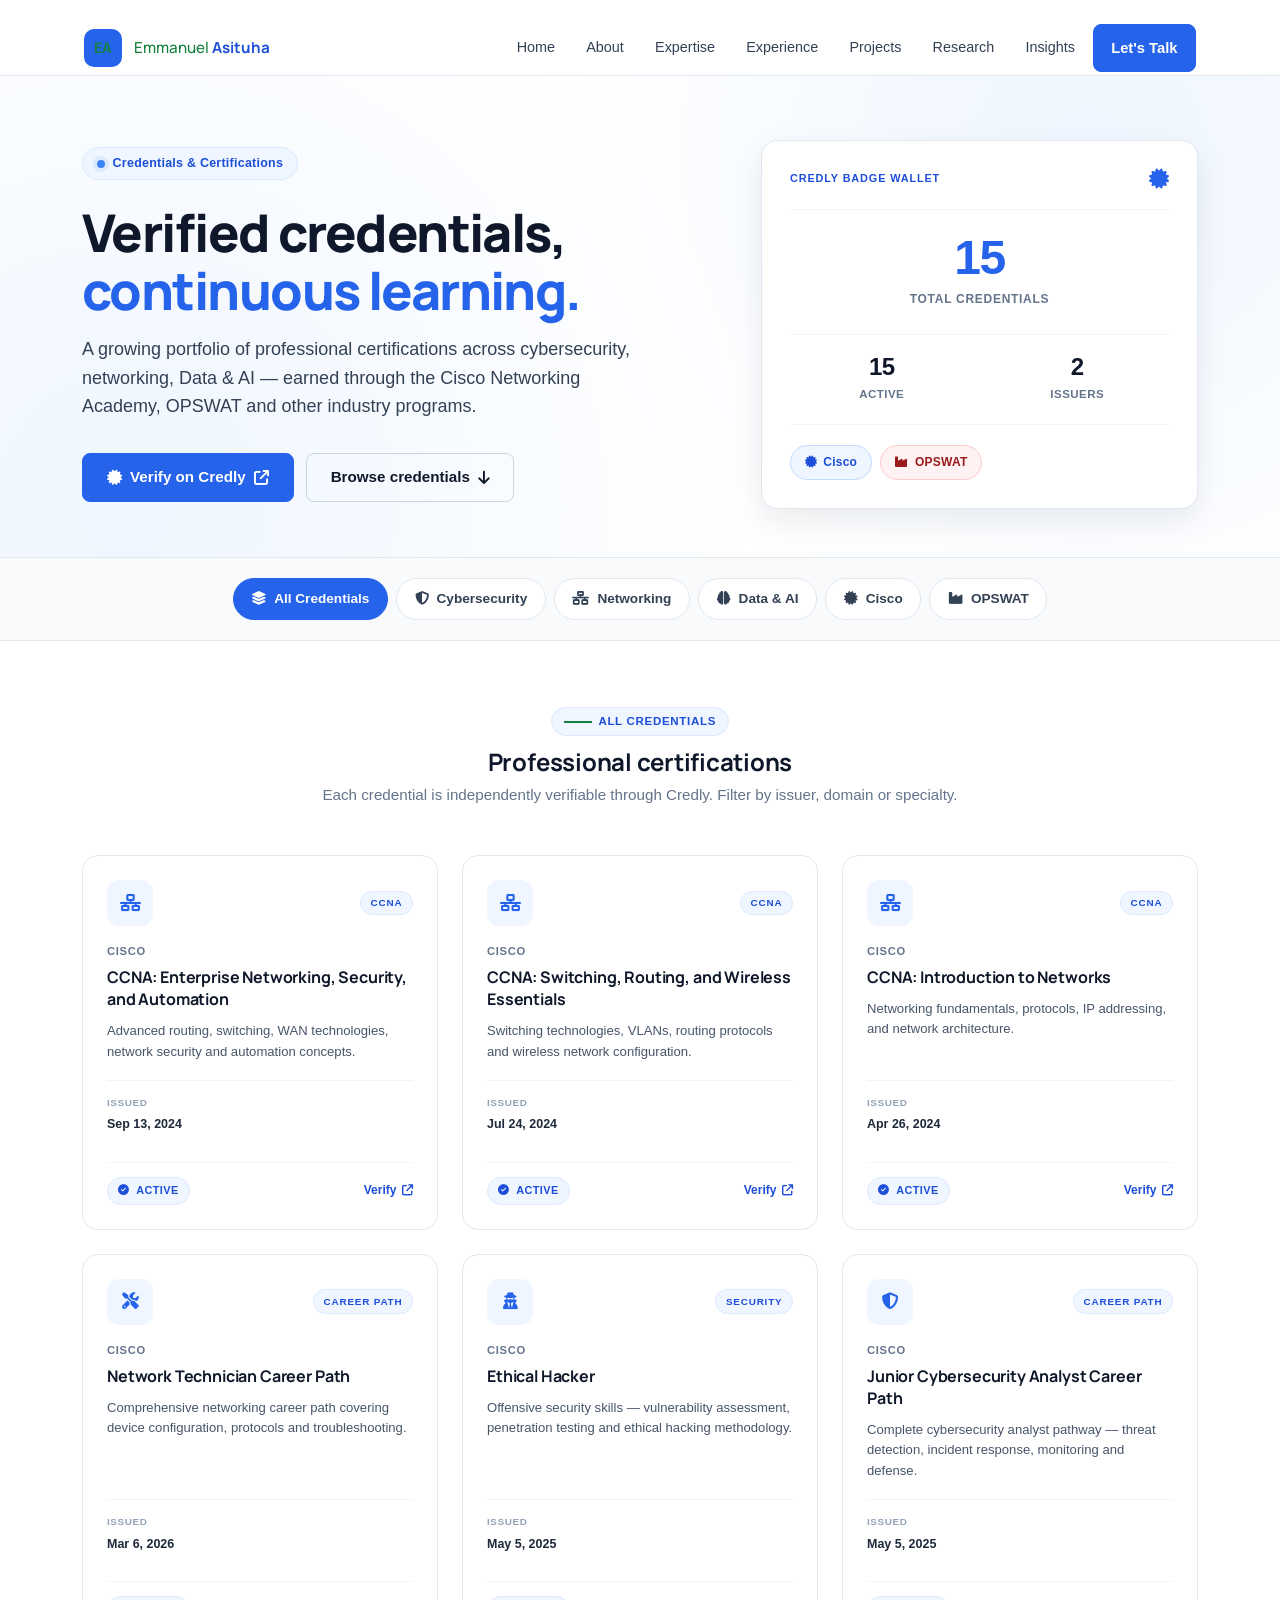
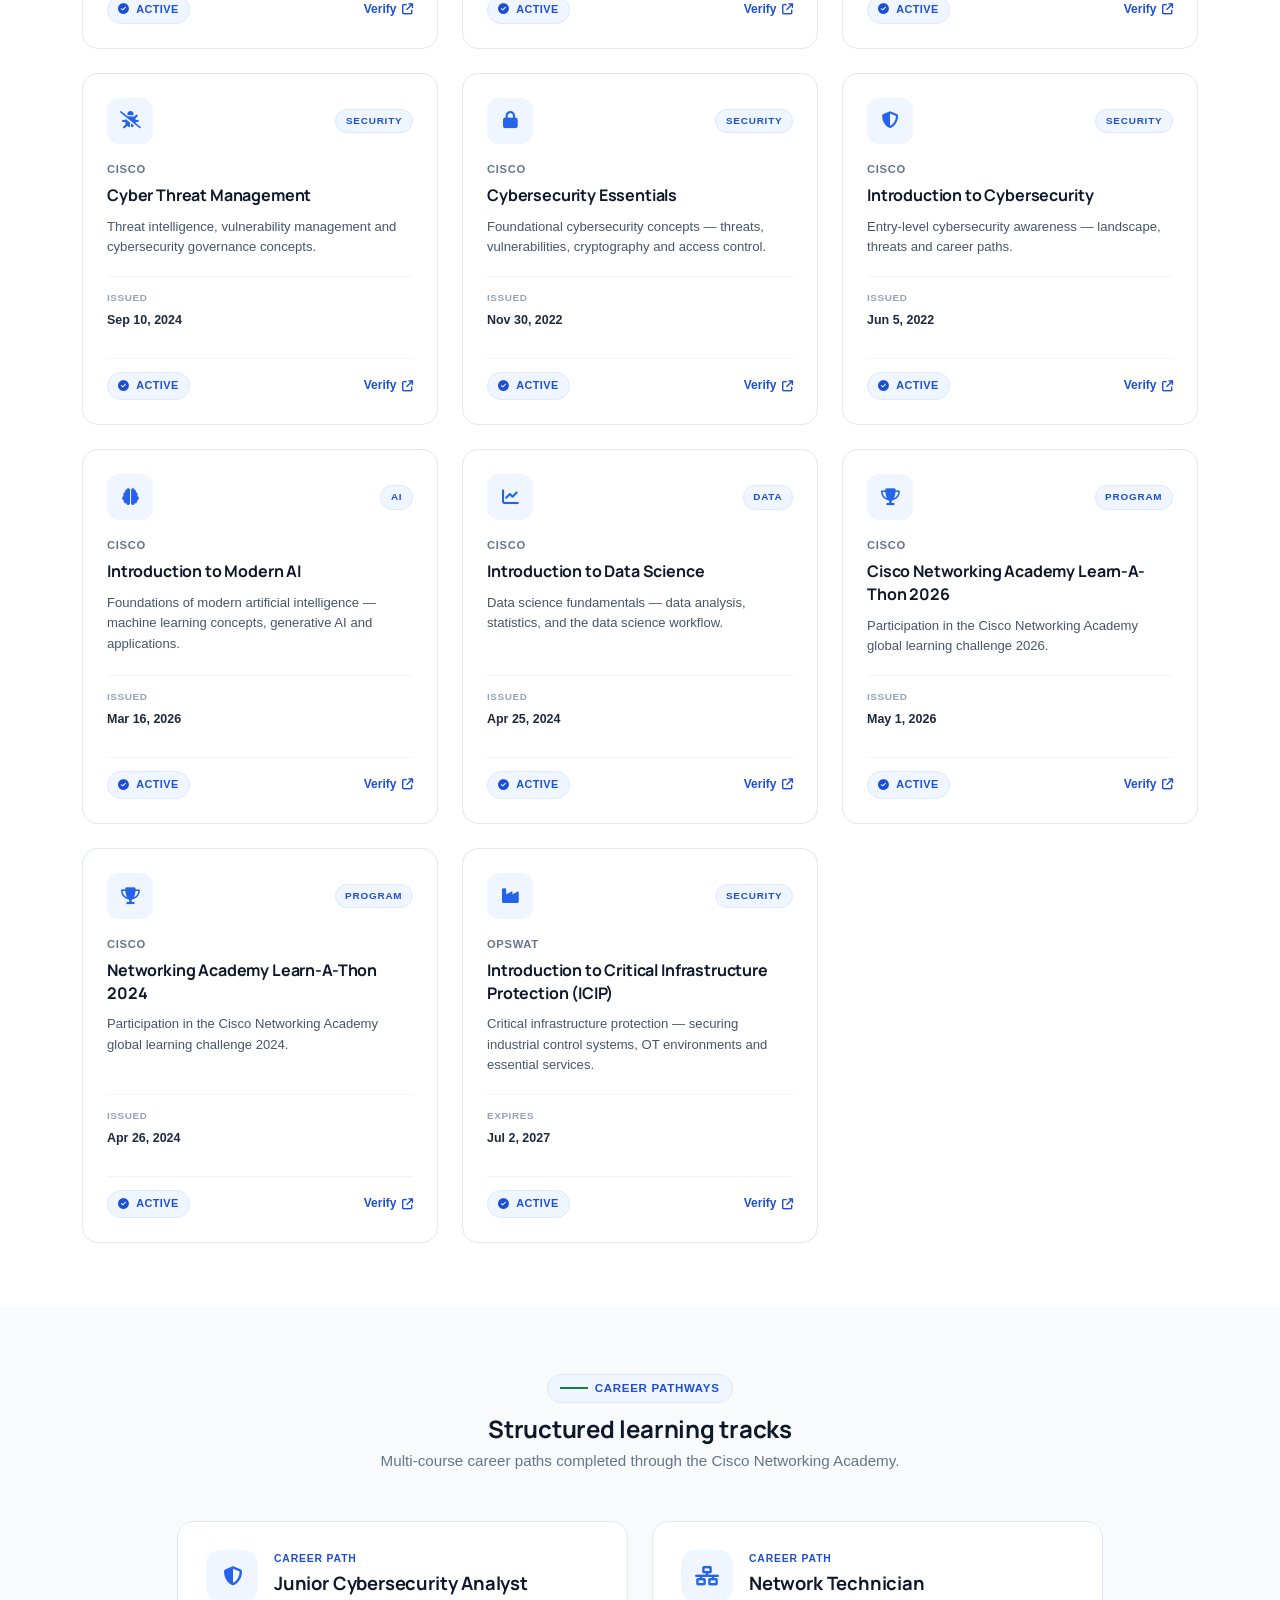
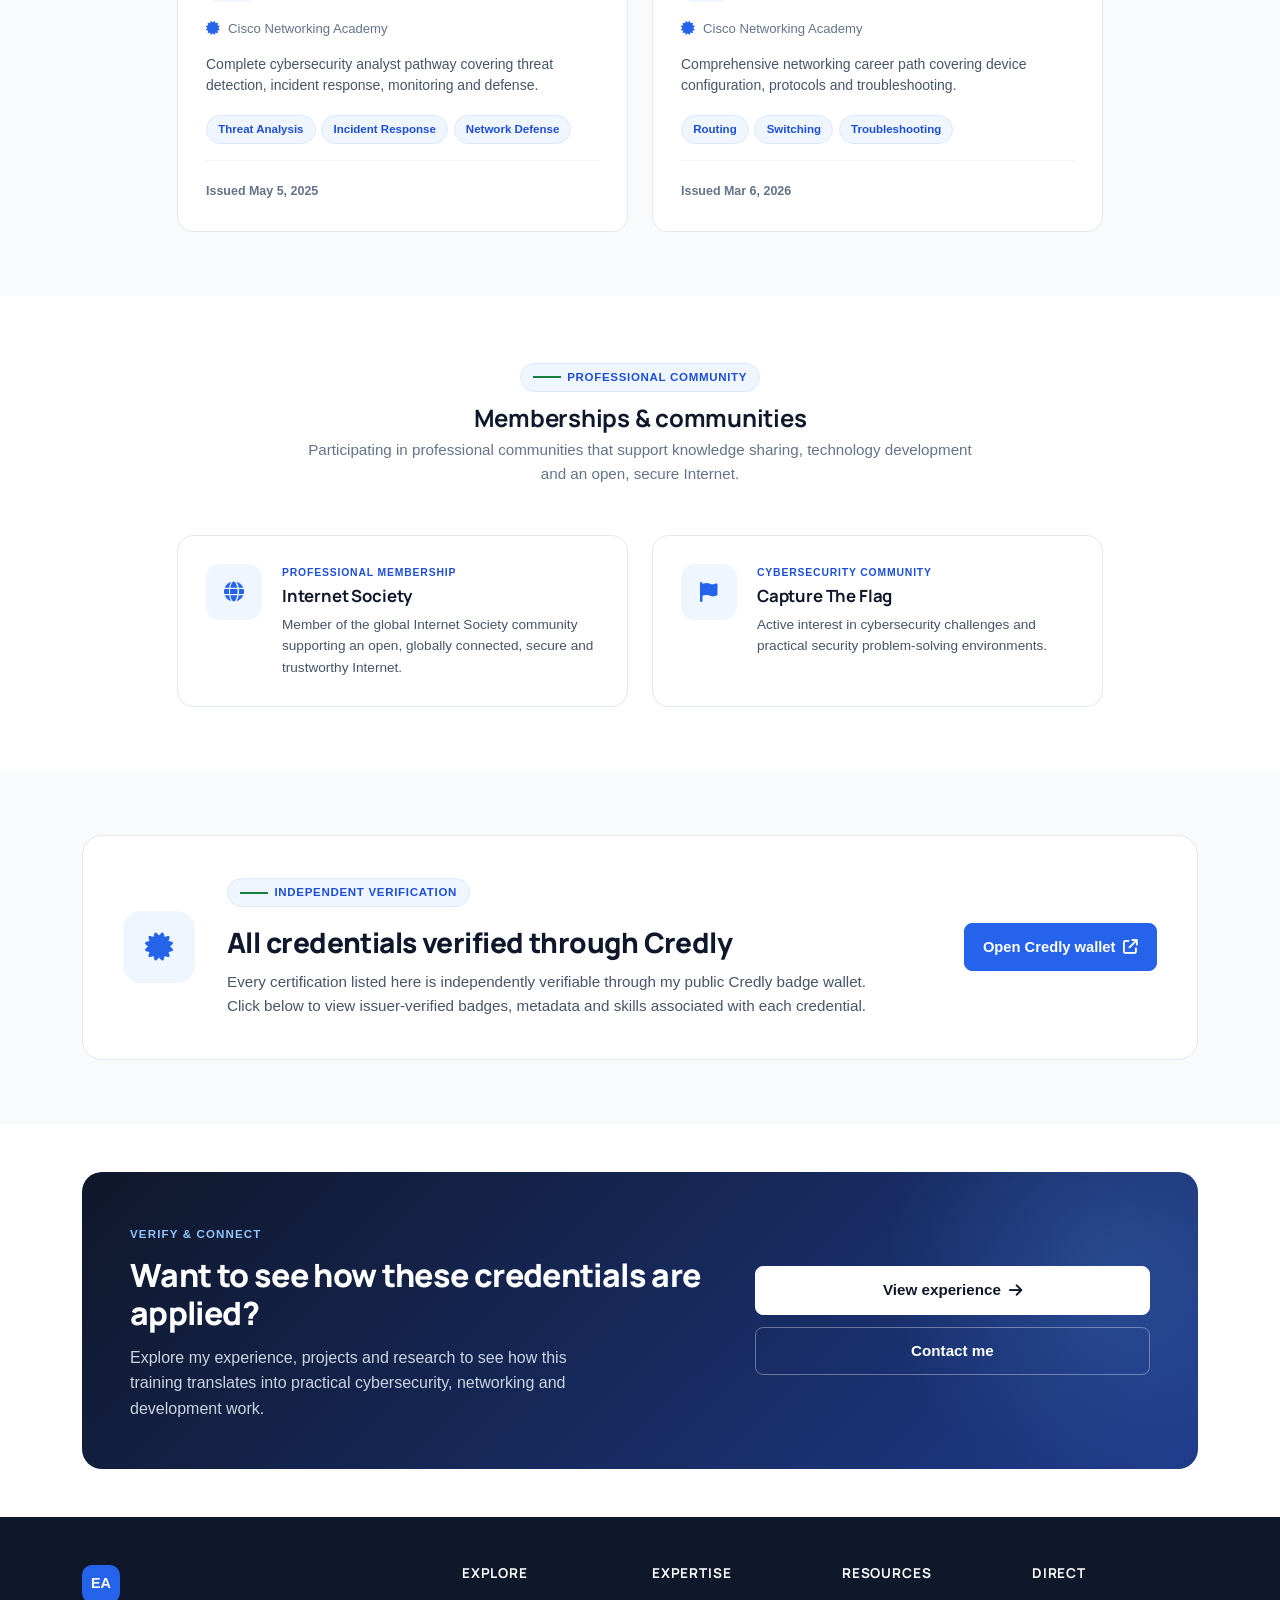
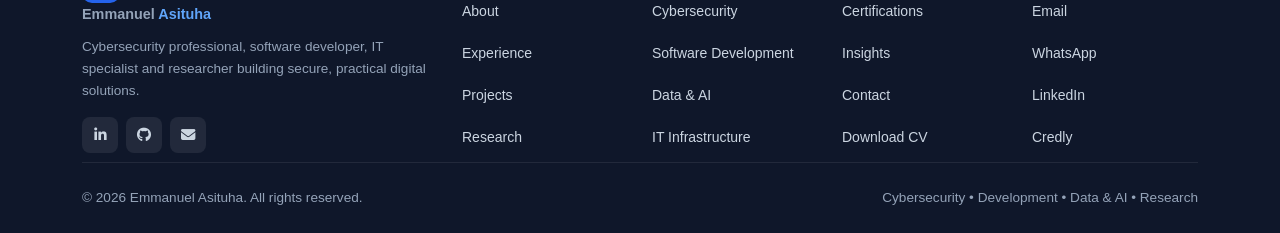
<file: certifications.html>
<!DOCTYPE html>
<html lang="en">

<head>

    <meta charset="UTF-8">

    <meta name="viewport" content="width=device-width, initial-scale=1.0">

    <title>Certifications | Emmanuel Asituha</title>

    <meta name="description" content="Professional certifications and credentials earned by Emmanuel Asituha — Cisco Networking Academy, OPSWAT, cybersecurity, networking and AI.">

    <meta name="author" content="Emmanuel Asituha">

    <meta name="robots" content="index, follow">

    <meta name="theme-color" content="#ffffff">

    <link rel="canonical" href="https://emmanuelasituha.com/certifications.html">

    <!-- Open Graph -->
    <meta property="og:type" content="website">

    <meta property="og:url" content="https://emmanuelasituha.com/certifications.html">

    <meta property="og:site_name" content="Emmanuel Asituha">

    <meta property="og:title" content="Certifications | Emmanuel Asituha">

    <meta property="og:description" content="Professional certifications and credentials earned by Emmanuel Asituha — Cisco Networking Academy, OPSWAT, cybersecurity, networking and AI.">

    <meta property="og:image" content="https://emmanuelasituha.com/assets/images/og-default.jpg">

    <meta property="og:locale" content="en_US">

    <!-- Twitter -->
    <meta name="twitter:card" content="summary_large_image">

    <meta name="twitter:title" content="Certifications | Emmanuel Asituha">

    <meta name="twitter:description" content="Professional certifications and credentials earned by Emmanuel Asituha — Cisco Networking Academy, OPSWAT, cybersecurity, networking and AI.">

    <meta name="twitter:image" content="https://emmanuelasituha.com/assets/images/og-default.jpg">

    <!-- Bootstrap -->
    <link
        href="https://cdn.jsdelivr.net/npm/bootstrap@5.3.3/dist/css/bootstrap.min.css"
        rel="stylesheet"
        integrity="sha384-QWTKZyjpPEjISv5WaRU9OFeRpok6YctnYmDr5pNlyT2bRjXh0JMhjY6hW+ALEwIH"
        crossorigin="anonymous"
    >

    <!-- Font Awesome -->
    <link
        rel="stylesheet"
        href="https://cdnjs.cloudflare.com/ajax/libs/font-awesome/6.7.2/css/all.min.css"
        referrerpolicy="no-referrer"
    >

    <!-- Base site styles -->
    <link rel="stylesheet" href="assets/css/style.css">

    <!-- Certifications CSS -->
    <link rel="stylesheet" href="assets/css/certifications.css">

    <!-- Structured data -->
    <script type="application/ld+json">
    {
        "@context": "https://schema.org",
        "@type": "Person",
        "name": "Emmanuel Asituha",
        "url": "https://emmanuelasituha.com",
        "jobTitle": "Cybersecurity Professional, Software Developer & Researcher",
        "sameAs": [
            "https://linkedin.com/in/emmanuel-asituha",
            "https://github.com/Jeastco"
        ]
    }
    </script>

</head>


<body class="certifications-page">


<a class="skip-link" href="#main-content">Skip to main content</a>


<!-- =========================================================
     NAVIGATION
========================================================= -->

<header class="navbar" id="site-navbar">

    <div class="nav-container">

        <a
            href="index.html"
            class="logo"
            aria-label="Emmanuel Asituha — Homepage"
        >

            <span class="logo-mark" aria-hidden="true">EA</span>

            <span class="logo-name">
                Emmanuel
                <strong>Asituha</strong>
            </span>

        </a>


        <nav
            class="nav-links"
            id="main-navigation"
            aria-label="Main navigation"
        >

            <a href="index.html" class="nav-link">Home</a>

            <a href="about.html" class="nav-link">About</a>

            <a href="expertise.html" class="nav-link">Expertise</a>

            <a href="experience.html" class="nav-link">Experience</a>

            <a href="projects.html" class="nav-link">Projects</a>

            <a href="research.html" class="nav-link">Research</a>

            <a href="blog.html" class="nav-link">Insights</a>


            <a href="contact.html" class="btn btn-primary">
                Let's Talk
            </a>

        </nav>


        <button
            class="menu-toggle"
            type="button"
            aria-label="Open navigation menu"
            aria-expanded="false"
            aria-controls="main-navigation"
        >
            <span></span><span></span><span></span>
        </button>

    </div>

</header>



<main id="main-content">


<!-- =========================================================
     HERO
========================================================= -->

<section class="cert-hero" aria-labelledby="cert-hero-heading">

    <div class="container">

        <div class="row align-items-center g-5">

            <div class="col-lg-7">

                <span class="badge-soft">
                    <span class="badge-dot" aria-hidden="true"></span>
                    Credentials &amp; Certifications
                </span>


                <h1 id="cert-hero-heading" class="cert-hero__title">
                    Verified credentials,
                    <span class="text-accent">continuous learning.</span>
                </h1>


                <p class="cert-hero__lead">
                    A growing portfolio of professional certifications
                    across cybersecurity, networking, Data &amp; AI — earned
                    through the Cisco Networking Academy, OPSWAT and
                    other industry programs.
                </p>


                <div class="cert-hero__actions">

                    <a
                        href="https://www.credly.com/users/emmanuel-asituha1/badges/credly"
                        class="btn btn-primary btn-lg"
                        target="_blank"
                        rel="noopener noreferrer"
                    >
                        <i class="fa-solid fa-certificate" aria-hidden="true"></i>
                        Verify on Credly
                        <i class="fa-solid fa-arrow-up-right-from-square" aria-hidden="true"></i>
                    </a>

                    <a href="#credentials" class="btn btn-outline-primary btn-lg">
                        Browse credentials
                        <i class="fa-solid fa-arrow-down" aria-hidden="true"></i>
                    </a>

                </div>

            </div>


            <div class="col-lg-5">

                <div class="cert-summary">

                    <div class="cert-summary__head">

                        <span>CREDLY BADGE WALLET</span>

                        <i class="fa-solid fa-certificate" aria-hidden="true"></i>

                    </div>


                    <div class="cert-summary__stat">

                        <strong>15</strong>
                        <span>Total Credentials</span>

                    </div>


                    <div class="cert-summary__row">

                        <div>
                            <strong>15</strong>
                            <span>Active</span>
                        </div>

                        <div>
                            <strong>2</strong>
                            <span>Issuers</span>
                        </div>

                    </div>


                    <div class="cert-summary__issuers">

                        <span class="issuer-badge issuer-badge--cisco">
                            <i class="fa-solid fa-certificate" aria-hidden="true"></i>
                            Cisco
                        </span>

                        <span class="issuer-badge issuer-badge--opswat">
                            <i class="fa-solid fa-industry" aria-hidden="true"></i>
                            OPSWAT
                        </span>

                    </div>

                </div>

            </div>

        </div>

    </div>

</section>



<!-- =========================================================
     FILTER BAR
========================================================= -->

<section class="filter-bar" aria-label="Credential filters">

    <div class="container">

        <div class="filter-tabs" role="tablist">

            <button
                type="button"
                class="filter-tab active"
                data-filter="all"
                role="tab"
                aria-selected="true"
            >
                <i class="fa-solid fa-layer-group" aria-hidden="true"></i>
                <span>All Credentials</span>
            </button>

            <button
                type="button"
                class="filter-tab"
                data-filter="cybersecurity"
                role="tab"
                aria-selected="false"
            >
                <i class="fa-solid fa-shield-halved" aria-hidden="true"></i>
                <span>Cybersecurity</span>
            </button>

            <button
                type="button"
                class="filter-tab"
                data-filter="networking"
                role="tab"
                aria-selected="false"
            >
                <i class="fa-solid fa-network-wired" aria-hidden="true"></i>
                <span>Networking</span>
            </button>

            <button
                type="button"
                class="filter-tab"
                data-filter="ai"
                role="tab"
                aria-selected="false"
            >
                <i class="fa-solid fa-brain" aria-hidden="true"></i>
                <span>Data &amp; AI</span>
            </button>

            <button
                type="button"
                class="filter-tab"
                data-filter="cisco"
                role="tab"
                aria-selected="false"
            >
                <i class="fa-solid fa-certificate" aria-hidden="true"></i>
                <span>Cisco</span>
            </button>

            <button
                type="button"
                class="filter-tab"
                data-filter="opswat"
                role="tab"
                aria-selected="false"
            >
                <i class="fa-solid fa-industry" aria-hidden="true"></i>
                <span>OPSWAT</span>
            </button>

        </div>

    </div>

</section>



<!-- =========================================================
     CREDENTIALS GRID
========================================================= -->

<section
    class="section"
    id="credentials"
    aria-labelledby="credentials-heading"
>

    <div class="container">

        <header class="section-head section-head--center">

            <span class="section-label">All Credentials</span>

            <h2 id="credentials-heading" class="section-title">
                Professional certifications
            </h2>

            <p class="section-desc">
                Each credential is independently verifiable through Credly.
                Filter by issuer, domain or specialty.
            </p>

        </header>


        <div class="row g-4" id="certGrid">

            <!-- 01 CCNA: Enterprise Networking -->
            <div class="col-md-6 col-lg-4 cert-item" data-categories="networking security cisco">

                <article class="cert-card">

                    <header class="cert-card__head">

                        <span class="cert-card__icon" aria-hidden="true">
                            <i class="fa-solid fa-network-wired"></i>
                        </span>

                        <span class="cert-card__type">
                            CCNA
                        </span>

                    </header>

                    <span class="cert-card__issuer">
                        Cisco
                    </span>

                    <h3>CCNA: Enterprise Networking, Security, and Automation</h3>

                    <p class="cert-card__desc">
                        Advanced routing, switching, WAN technologies, network security and automation concepts.
                    </p>

                    <div class="cert-card__meta">

                        <div>
                            <span class="cert-card__meta-label">Issued</span>
                            <time class="cert-card__meta-value" datetime="2024-09-13">
                                Sep 13, 2024
                            </time>
                        </div>

                    </div>

                    <div class="cert-card__footer">

                        <span class="status-pill status-pill--active">
                            <i class="fa-solid fa-circle-check" aria-hidden="true"></i>
                            Active
                        </span>

                        <a
                            href="https://www.credly.com/users/emmanuel-asituha1/badges/credly"
                            class="cert-card__verify"
                            target="_blank"
                            rel="noopener noreferrer"
                            aria-label="Verify CCNA: Enterprise Networking, Security, and Automation on Credly"
                        >
                            Verify
                            <i class="fa-solid fa-arrow-up-right-from-square" aria-hidden="true"></i>
                        </a>

                    </div>

                </article>

            </div>

            <!-- 02 CCNA: Switching, Routing, Wireless -->
            <div class="col-md-6 col-lg-4 cert-item" data-categories="networking cisco">

                <article class="cert-card">

                    <header class="cert-card__head">

                        <span class="cert-card__icon" aria-hidden="true">
                            <i class="fa-solid fa-network-wired"></i>
                        </span>

                        <span class="cert-card__type">
                            CCNA
                        </span>

                    </header>

                    <span class="cert-card__issuer">
                        Cisco
                    </span>

                    <h3>CCNA: Switching, Routing, and Wireless Essentials</h3>

                    <p class="cert-card__desc">
                        Switching technologies, VLANs, routing protocols and wireless network configuration.
                    </p>

                    <div class="cert-card__meta">

                        <div>
                            <span class="cert-card__meta-label">Issued</span>
                            <time class="cert-card__meta-value" datetime="2024-07-24">
                                Jul 24, 2024
                            </time>
                        </div>

                    </div>

                    <div class="cert-card__footer">

                        <span class="status-pill status-pill--active">
                            <i class="fa-solid fa-circle-check" aria-hidden="true"></i>
                            Active
                        </span>

                        <a
                            href="https://www.credly.com/users/emmanuel-asituha1/badges/credly"
                            class="cert-card__verify"
                            target="_blank"
                            rel="noopener noreferrer"
                            aria-label="Verify CCNA: Switching, Routing, and Wireless Essentials on Credly"
                        >
                            Verify
                            <i class="fa-solid fa-arrow-up-right-from-square" aria-hidden="true"></i>
                        </a>

                    </div>

                </article>

            </div>

            <!-- 03 CCNA: Introduction to Networks -->
            <div class="col-md-6 col-lg-4 cert-item" data-categories="networking cisco">

                <article class="cert-card">

                    <header class="cert-card__head">

                        <span class="cert-card__icon" aria-hidden="true">
                            <i class="fa-solid fa-network-wired"></i>
                        </span>

                        <span class="cert-card__type">
                            CCNA
                        </span>

                    </header>

                    <span class="cert-card__issuer">
                        Cisco
                    </span>

                    <h3>CCNA: Introduction to Networks</h3>

                    <p class="cert-card__desc">
                        Networking fundamentals, protocols, IP addressing, and network architecture.
                    </p>

                    <div class="cert-card__meta">

                        <div>
                            <span class="cert-card__meta-label">Issued</span>
                            <time class="cert-card__meta-value" datetime="2024-04-26">
                                Apr 26, 2024
                            </time>
                        </div>

                    </div>

                    <div class="cert-card__footer">

                        <span class="status-pill status-pill--active">
                            <i class="fa-solid fa-circle-check" aria-hidden="true"></i>
                            Active
                        </span>

                        <a
                            href="https://www.credly.com/users/emmanuel-asituha1/badges/credly"
                            class="cert-card__verify"
                            target="_blank"
                            rel="noopener noreferrer"
                            aria-label="Verify CCNA: Introduction to Networks on Credly"
                        >
                            Verify
                            <i class="fa-solid fa-arrow-up-right-from-square" aria-hidden="true"></i>
                        </a>

                    </div>

                </article>

            </div>

            <!-- 04 Network Technician Career Path -->
            <div class="col-md-6 col-lg-4 cert-item" data-categories="networking cisco">

                <article class="cert-card">

                    <header class="cert-card__head">

                        <span class="cert-card__icon" aria-hidden="true">
                            <i class="fa-solid fa-screwdriver-wrench"></i>
                        </span>

                        <span class="cert-card__type">
                            CAREER PATH
                        </span>

                    </header>

                    <span class="cert-card__issuer">
                        Cisco
                    </span>

                    <h3>Network Technician Career Path</h3>

                    <p class="cert-card__desc">
                        Comprehensive networking career path covering device configuration, protocols and troubleshooting.
                    </p>

                    <div class="cert-card__meta">

                        <div>
                            <span class="cert-card__meta-label">Issued</span>
                            <time class="cert-card__meta-value" datetime="2026-03-06">
                                Mar 6, 2026
                            </time>
                        </div>

                    </div>

                    <div class="cert-card__footer">

                        <span class="status-pill status-pill--active">
                            <i class="fa-solid fa-circle-check" aria-hidden="true"></i>
                            Active
                        </span>

                        <a
                            href="https://www.credly.com/users/emmanuel-asituha1/badges/credly"
                            class="cert-card__verify"
                            target="_blank"
                            rel="noopener noreferrer"
                            aria-label="Verify Network Technician Career Path on Credly"
                        >
                            Verify
                            <i class="fa-solid fa-arrow-up-right-from-square" aria-hidden="true"></i>
                        </a>

                    </div>

                </article>

            </div>

            <!-- 05 Ethical Hacker -->
            <div class="col-md-6 col-lg-4 cert-item" data-categories="cybersecurity cisco">

                <article class="cert-card">

                    <header class="cert-card__head">

                        <span class="cert-card__icon" aria-hidden="true">
                            <i class="fa-solid fa-user-secret"></i>
                        </span>

                        <span class="cert-card__type">
                            SECURITY
                        </span>

                    </header>

                    <span class="cert-card__issuer">
                        Cisco
                    </span>

                    <h3>Ethical Hacker</h3>

                    <p class="cert-card__desc">
                        Offensive security skills — vulnerability assessment, penetration testing and ethical hacking methodology.
                    </p>

                    <div class="cert-card__meta">

                        <div>
                            <span class="cert-card__meta-label">Issued</span>
                            <time class="cert-card__meta-value" datetime="2025-05-05">
                                May 5, 2025
                            </time>
                        </div>

                    </div>

                    <div class="cert-card__footer">

                        <span class="status-pill status-pill--active">
                            <i class="fa-solid fa-circle-check" aria-hidden="true"></i>
                            Active
                        </span>

                        <a
                            href="https://www.credly.com/users/emmanuel-asituha1/badges/credly"
                            class="cert-card__verify"
                            target="_blank"
                            rel="noopener noreferrer"
                            aria-label="Verify Ethical Hacker on Credly"
                        >
                            Verify
                            <i class="fa-solid fa-arrow-up-right-from-square" aria-hidden="true"></i>
                        </a>

                    </div>

                </article>

            </div>

            <!-- 06 Junior Cybersecurity Analyst Career Path -->
            <div class="col-md-6 col-lg-4 cert-item" data-categories="cybersecurity cisco">

                <article class="cert-card">

                    <header class="cert-card__head">

                        <span class="cert-card__icon" aria-hidden="true">
                            <i class="fa-solid fa-shield-halved"></i>
                        </span>

                        <span class="cert-card__type">
                            CAREER PATH
                        </span>

                    </header>

                    <span class="cert-card__issuer">
                        Cisco
                    </span>

                    <h3>Junior Cybersecurity Analyst Career Path</h3>

                    <p class="cert-card__desc">
                        Complete cybersecurity analyst pathway — threat detection, incident response, monitoring and defense.
                    </p>

                    <div class="cert-card__meta">

                        <div>
                            <span class="cert-card__meta-label">Issued</span>
                            <time class="cert-card__meta-value" datetime="2025-05-05">
                                May 5, 2025
                            </time>
                        </div>

                    </div>

                    <div class="cert-card__footer">

                        <span class="status-pill status-pill--active">
                            <i class="fa-solid fa-circle-check" aria-hidden="true"></i>
                            Active
                        </span>

                        <a
                            href="https://www.credly.com/users/emmanuel-asituha1/badges/credly"
                            class="cert-card__verify"
                            target="_blank"
                            rel="noopener noreferrer"
                            aria-label="Verify Junior Cybersecurity Analyst Career Path on Credly"
                        >
                            Verify
                            <i class="fa-solid fa-arrow-up-right-from-square" aria-hidden="true"></i>
                        </a>

                    </div>

                </article>

            </div>

            <!-- 07 Cyber Threat Management -->
            <div class="col-md-6 col-lg-4 cert-item" data-categories="cybersecurity cisco">

                <article class="cert-card">

                    <header class="cert-card__head">

                        <span class="cert-card__icon" aria-hidden="true">
                            <i class="fa-solid fa-bug-slash"></i>
                        </span>

                        <span class="cert-card__type">
                            SECURITY
                        </span>

                    </header>

                    <span class="cert-card__issuer">
                        Cisco
                    </span>

                    <h3>Cyber Threat Management</h3>

                    <p class="cert-card__desc">
                        Threat intelligence, vulnerability management and cybersecurity governance concepts.
                    </p>

                    <div class="cert-card__meta">

                        <div>
                            <span class="cert-card__meta-label">Issued</span>
                            <time class="cert-card__meta-value" datetime="2024-09-10">
                                Sep 10, 2024
                            </time>
                        </div>

                    </div>

                    <div class="cert-card__footer">

                        <span class="status-pill status-pill--active">
                            <i class="fa-solid fa-circle-check" aria-hidden="true"></i>
                            Active
                        </span>

                        <a
                            href="https://www.credly.com/users/emmanuel-asituha1/badges/credly"
                            class="cert-card__verify"
                            target="_blank"
                            rel="noopener noreferrer"
                            aria-label="Verify Cyber Threat Management on Credly"
                        >
                            Verify
                            <i class="fa-solid fa-arrow-up-right-from-square" aria-hidden="true"></i>
                        </a>

                    </div>

                </article>

            </div>

            <!-- 08 Cybersecurity Essentials -->
            <div class="col-md-6 col-lg-4 cert-item" data-categories="cybersecurity cisco">

                <article class="cert-card">

                    <header class="cert-card__head">

                        <span class="cert-card__icon" aria-hidden="true">
                            <i class="fa-solid fa-lock"></i>
                        </span>

                        <span class="cert-card__type">
                            SECURITY
                        </span>

                    </header>

                    <span class="cert-card__issuer">
                        Cisco
                    </span>

                    <h3>Cybersecurity Essentials</h3>

                    <p class="cert-card__desc">
                        Foundational cybersecurity concepts — threats, vulnerabilities, cryptography and access control.
                    </p>

                    <div class="cert-card__meta">

                        <div>
                            <span class="cert-card__meta-label">Issued</span>
                            <time class="cert-card__meta-value" datetime="2022-11-30">
                                Nov 30, 2022
                            </time>
                        </div>

                    </div>

                    <div class="cert-card__footer">

                        <span class="status-pill status-pill--active">
                            <i class="fa-solid fa-circle-check" aria-hidden="true"></i>
                            Active
                        </span>

                        <a
                            href="https://www.credly.com/users/emmanuel-asituha1/badges/credly"
                            class="cert-card__verify"
                            target="_blank"
                            rel="noopener noreferrer"
                            aria-label="Verify Cybersecurity Essentials on Credly"
                        >
                            Verify
                            <i class="fa-solid fa-arrow-up-right-from-square" aria-hidden="true"></i>
                        </a>

                    </div>

                </article>

            </div>

            <!-- 09 Introduction to Cybersecurity -->
            <div class="col-md-6 col-lg-4 cert-item" data-categories="cybersecurity cisco">

                <article class="cert-card">

                    <header class="cert-card__head">

                        <span class="cert-card__icon" aria-hidden="true">
                            <i class="fa-solid fa-shield-halved"></i>
                        </span>

                        <span class="cert-card__type">
                            SECURITY
                        </span>

                    </header>

                    <span class="cert-card__issuer">
                        Cisco
                    </span>

                    <h3>Introduction to Cybersecurity</h3>

                    <p class="cert-card__desc">
                        Entry-level cybersecurity awareness — landscape, threats and career paths.
                    </p>

                    <div class="cert-card__meta">

                        <div>
                            <span class="cert-card__meta-label">Issued</span>
                            <time class="cert-card__meta-value" datetime="2022-06-05">
                                Jun 5, 2022
                            </time>
                        </div>

                    </div>

                    <div class="cert-card__footer">

                        <span class="status-pill status-pill--active">
                            <i class="fa-solid fa-circle-check" aria-hidden="true"></i>
                            Active
                        </span>

                        <a
                            href="https://www.credly.com/users/emmanuel-asituha1/badges/credly"
                            class="cert-card__verify"
                            target="_blank"
                            rel="noopener noreferrer"
                            aria-label="Verify Introduction to Cybersecurity on Credly"
                        >
                            Verify
                            <i class="fa-solid fa-arrow-up-right-from-square" aria-hidden="true"></i>
                        </a>

                    </div>

                </article>

            </div>

            <!-- 10 Introduction to Modern AI -->
            <div class="col-md-6 col-lg-4 cert-item" data-categories="ai data cisco">

                <article class="cert-card">

                    <header class="cert-card__head">

                        <span class="cert-card__icon" aria-hidden="true">
                            <i class="fa-solid fa-brain"></i>
                        </span>

                        <span class="cert-card__type">
                            AI
                        </span>

                    </header>

                    <span class="cert-card__issuer">
                        Cisco
                    </span>

                    <h3>Introduction to Modern AI</h3>

                    <p class="cert-card__desc">
                        Foundations of modern artificial intelligence — machine learning concepts, generative AI and applications.
                    </p>

                    <div class="cert-card__meta">

                        <div>
                            <span class="cert-card__meta-label">Issued</span>
                            <time class="cert-card__meta-value" datetime="2026-03-16">
                                Mar 16, 2026
                            </time>
                        </div>

                    </div>

                    <div class="cert-card__footer">

                        <span class="status-pill status-pill--active">
                            <i class="fa-solid fa-circle-check" aria-hidden="true"></i>
                            Active
                        </span>

                        <a
                            href="https://www.credly.com/users/emmanuel-asituha1/badges/credly"
                            class="cert-card__verify"
                            target="_blank"
                            rel="noopener noreferrer"
                            aria-label="Verify Introduction to Modern AI on Credly"
                        >
                            Verify
                            <i class="fa-solid fa-arrow-up-right-from-square" aria-hidden="true"></i>
                        </a>

                    </div>

                </article>

            </div>

            <!-- 11 Introduction to Data Science -->
            <div class="col-md-6 col-lg-4 cert-item" data-categories="ai data cisco">

                <article class="cert-card">

                    <header class="cert-card__head">

                        <span class="cert-card__icon" aria-hidden="true">
                            <i class="fa-solid fa-chart-line"></i>
                        </span>

                        <span class="cert-card__type">
                            DATA
                        </span>

                    </header>

                    <span class="cert-card__issuer">
                        Cisco
                    </span>

                    <h3>Introduction to Data Science</h3>

                    <p class="cert-card__desc">
                        Data science fundamentals — data analysis, statistics, and the data science workflow.
                    </p>

                    <div class="cert-card__meta">

                        <div>
                            <span class="cert-card__meta-label">Issued</span>
                            <time class="cert-card__meta-value" datetime="2024-04-25">
                                Apr 25, 2024
                            </time>
                        </div>

                    </div>

                    <div class="cert-card__footer">

                        <span class="status-pill status-pill--active">
                            <i class="fa-solid fa-circle-check" aria-hidden="true"></i>
                            Active
                        </span>

                        <a
                            href="https://www.credly.com/users/emmanuel-asituha1/badges/credly"
                            class="cert-card__verify"
                            target="_blank"
                            rel="noopener noreferrer"
                            aria-label="Verify Introduction to Data Science on Credly"
                        >
                            Verify
                            <i class="fa-solid fa-arrow-up-right-from-square" aria-hidden="true"></i>
                        </a>

                    </div>

                </article>

            </div>

            <!-- 12 Learn-A-Thon 2026 -->
            <div class="col-md-6 col-lg-4 cert-item" data-categories="networking learning cisco">

                <article class="cert-card">

                    <header class="cert-card__head">

                        <span class="cert-card__icon" aria-hidden="true">
                            <i class="fa-solid fa-trophy"></i>
                        </span>

                        <span class="cert-card__type">
                            PROGRAM
                        </span>

                    </header>

                    <span class="cert-card__issuer">
                        Cisco
                    </span>

                    <h3>Cisco Networking Academy Learn-A-Thon 2026</h3>

                    <p class="cert-card__desc">
                        Participation in the Cisco Networking Academy global learning challenge 2026.
                    </p>

                    <div class="cert-card__meta">

                        <div>
                            <span class="cert-card__meta-label">Issued</span>
                            <time class="cert-card__meta-value" datetime="2026-05-01">
                                May 1, 2026
                            </time>
                        </div>

                    </div>

                    <div class="cert-card__footer">

                        <span class="status-pill status-pill--active">
                            <i class="fa-solid fa-circle-check" aria-hidden="true"></i>
                            Active
                        </span>

                        <a
                            href="https://www.credly.com/users/emmanuel-asituha1/badges/credly"
                            class="cert-card__verify"
                            target="_blank"
                            rel="noopener noreferrer"
                            aria-label="Verify Cisco Networking Academy Learn-A-Thon 2026 on Credly"
                        >
                            Verify
                            <i class="fa-solid fa-arrow-up-right-from-square" aria-hidden="true"></i>
                        </a>

                    </div>

                </article>

            </div>

            <!-- 13 Learn-A-Thon 2024 -->
            <div class="col-md-6 col-lg-4 cert-item" data-categories="networking learning cisco">

                <article class="cert-card">

                    <header class="cert-card__head">

                        <span class="cert-card__icon" aria-hidden="true">
                            <i class="fa-solid fa-trophy"></i>
                        </span>

                        <span class="cert-card__type">
                            PROGRAM
                        </span>

                    </header>

                    <span class="cert-card__issuer">
                        Cisco
                    </span>

                    <h3>Networking Academy Learn-A-Thon 2024</h3>

                    <p class="cert-card__desc">
                        Participation in the Cisco Networking Academy global learning challenge 2024.
                    </p>

                    <div class="cert-card__meta">

                        <div>
                            <span class="cert-card__meta-label">Issued</span>
                            <time class="cert-card__meta-value" datetime="2024-04-26">
                                Apr 26, 2024
                            </time>
                        </div>

                    </div>

                    <div class="cert-card__footer">

                        <span class="status-pill status-pill--active">
                            <i class="fa-solid fa-circle-check" aria-hidden="true"></i>
                            Active
                        </span>

                        <a
                            href="https://www.credly.com/users/emmanuel-asituha1/badges/credly"
                            class="cert-card__verify"
                            target="_blank"
                            rel="noopener noreferrer"
                            aria-label="Verify Networking Academy Learn-A-Thon 2024 on Credly"
                        >
                            Verify
                            <i class="fa-solid fa-arrow-up-right-from-square" aria-hidden="true"></i>
                        </a>

                    </div>

                </article>

            </div>

            <!-- 14 OPSWAT ICIP -->
            <div class="col-md-6 col-lg-4 cert-item" data-categories="cybersecurity opswat">

                <article class="cert-card">

                    <header class="cert-card__head">

                        <span class="cert-card__icon" aria-hidden="true">
                            <i class="fa-solid fa-industry"></i>
                        </span>

                        <span class="cert-card__type">
                            SECURITY
                        </span>

                    </header>

                    <span class="cert-card__issuer">
                        OPSWAT
                    </span>

                    <h3>Introduction to Critical Infrastructure Protection (ICIP)</h3>

                    <p class="cert-card__desc">
                        Critical infrastructure protection — securing industrial control systems, OT environments and essential services.
                    </p>

                    <div class="cert-card__meta">

                        <div>
                            <span class="cert-card__meta-label">Expires</span>
                            <time class="cert-card__meta-value" datetime="2027-07-02">
                                Jul 2, 2027
                            </time>
                        </div>

                    </div>

                    <div class="cert-card__footer">

                        <span class="status-pill status-pill--active">
                            <i class="fa-solid fa-circle-check" aria-hidden="true"></i>
                            Active
                        </span>

                        <a
                            href="https://www.credly.com/users/emmanuel-asituha1/badges/credly"
                            class="cert-card__verify"
                            target="_blank"
                            rel="noopener noreferrer"
                            aria-label="Verify Introduction to Critical Infrastructure Protection (ICIP) on Credly"
                        >
                            Verify
                            <i class="fa-solid fa-arrow-up-right-from-square" aria-hidden="true"></i>
                        </a>

                    </div>

                </article>

            </div>

        </div>


        <!-- Empty state -->
        <div class="empty-state" id="certEmpty" hidden>

            <i class="fa-solid fa-folder-open" aria-hidden="true"></i>

            <h3>No credentials found</h3>

            <p>Try a different category filter.</p>

        </div>

    </div>

</section>



<!-- =========================================================
     CAREER PATHS (featured)
========================================================= -->

<section class="section section--muted" aria-labelledby="paths-heading">

    <div class="container">

        <header class="section-head section-head--center">

            <span class="section-label">Career Pathways</span>

            <h2 id="paths-heading" class="section-title">
                Structured learning tracks
            </h2>

            <p class="section-desc">
                Multi-course career paths completed through the Cisco
                Networking Academy.
            </p>

        </header>


        <div class="row g-4 justify-content-center">

            <div class="col-md-6 col-lg-5">

                <article class="path-card">

                    <div class="path-card__head">

                        <span class="path-card__icon" aria-hidden="true">
                            <i class="fa-solid fa-shield-halved"></i>
                        </span>

                        <div>
                            <span class="path-card__eyebrow">
                                CAREER PATH
                            </span>
                            <h3>Junior Cybersecurity Analyst</h3>
                        </div>

                    </div>

                    <p class="path-card__issuer">
                        <i class="fa-solid fa-certificate" aria-hidden="true"></i>
                        Cisco Networking Academy
                    </p>

                    <p class="path-card__text">
                        Complete cybersecurity analyst pathway covering threat detection, incident response, monitoring and defense.
                    </p>

                    <div class="tag-row">

                        <span class="chip chip--accent">Threat Analysis</span>
                        <span class="chip chip--accent">Incident Response</span>
                        <span class="chip chip--accent">Network Defense</span>

                    </div>

                    <div class="path-card__footer">

                        <time class="path-card__date">
                            Issued May 5, 2025
                        </time>

                    </div>

                </article>

            </div>

            <div class="col-md-6 col-lg-5">

                <article class="path-card">

                    <div class="path-card__head">

                        <span class="path-card__icon" aria-hidden="true">
                            <i class="fa-solid fa-network-wired"></i>
                        </span>

                        <div>
                            <span class="path-card__eyebrow">
                                CAREER PATH
                            </span>
                            <h3>Network Technician</h3>
                        </div>

                    </div>

                    <p class="path-card__issuer">
                        <i class="fa-solid fa-certificate" aria-hidden="true"></i>
                        Cisco Networking Academy
                    </p>

                    <p class="path-card__text">
                        Comprehensive networking career path covering device configuration, protocols and troubleshooting.
                    </p>

                    <div class="tag-row">

                        <span class="chip chip--accent">Routing</span>
                        <span class="chip chip--accent">Switching</span>
                        <span class="chip chip--accent">Troubleshooting</span>

                    </div>

                    <div class="path-card__footer">

                        <time class="path-card__date">
                            Issued Mar 6, 2026
                        </time>

                    </div>

                </article>

            </div>

        </div>

    </div>

</section>



<!-- =========================================================
     MEMBERSHIPS
========================================================= -->

<section class="section" aria-labelledby="memberships-heading">

    <div class="container">

        <header class="section-head section-head--center">

            <span class="section-label">Professional Community</span>

            <h2 id="memberships-heading" class="section-title">
                Memberships &amp; communities
            </h2>

            <p class="section-desc">
                Participating in professional communities that support
                knowledge sharing, technology development and an
                open, secure Internet.
            </p>

        </header>


        <div class="row g-4 justify-content-center">

            <div class="col-md-6 col-lg-5">

                <article class="membership-card">

                    <span class="membership-card__icon" aria-hidden="true">
                        <i class="fa-solid fa-globe"></i>
                    </span>

                    <div>

                        <span class="membership-card__type">
                            PROFESSIONAL MEMBERSHIP
                        </span>

                        <h3>Internet Society</h3>

                        <p>Member of the global Internet Society community supporting an open, globally connected, secure and trustworthy Internet.</p>

                    </div>

                </article>

            </div>

            <div class="col-md-6 col-lg-5">

                <article class="membership-card">

                    <span class="membership-card__icon" aria-hidden="true">
                        <i class="fa-solid fa-flag"></i>
                    </span>

                    <div>

                        <span class="membership-card__type">
                            CYBERSECURITY COMMUNITY
                        </span>

                        <h3>Capture The Flag</h3>

                        <p>Active interest in cybersecurity challenges and practical security problem-solving environments.</p>

                    </div>

                </article>

            </div>

        </div>

    </div>

</section>



<!-- =========================================================
     VERIFY BANNER
========================================================= -->

<section class="section section--muted" aria-labelledby="verify-heading">

    <div class="container">

        <div class="verify-banner">

            <span class="verify-banner__icon" aria-hidden="true">
                <i class="fa-solid fa-certificate"></i>
            </span>


            <div class="verify-banner__body">

                <span class="section-label">Independent Verification</span>

                <h2 id="verify-heading">
                    All credentials verified through Credly
                </h2>

                <p>
                    Every certification listed here is independently
                    verifiable through my public Credly badge wallet.
                    Click below to view issuer-verified badges,
                    metadata and skills associated with each credential.
                </p>

            </div>


            <a
                href="https://www.credly.com/users/emmanuel-asituha1/badges/credly"
                class="btn btn-primary"
                target="_blank"
                rel="noopener noreferrer"
            >
                Open Credly wallet
                <i class="fa-solid fa-arrow-up-right-from-square" aria-hidden="true"></i>
            </a>

        </div>

    </div>

</section>



<!-- =========================================================
     CTA
========================================================= -->

<section class="section section--cta">

    <div class="container">

        <div class="cta-card">

            <div class="cta-card__body">

                <span class="cta-eyebrow">Verify &amp; Connect</span>

                <h2>Want to see how these credentials are applied?</h2>

                <p>
                    Explore my experience, projects and research to see
                    how this training translates into practical
                    cybersecurity, networking and development work.
                </p>

            </div>

            <div class="cta-card__actions">

                <a href="experience.html" class="btn btn-light btn-lg">
                    View experience
                    <i class="fa-solid fa-arrow-right" aria-hidden="true"></i>
                </a>

                <a href="contact.html" class="btn btn-outline-light btn-lg">
                    Contact me
                </a>

            </div>

        </div>

    </div>

</section>


</main>



<!-- =========================================================
     FOOTER
========================================================= -->

<footer class="footer" role="contentinfo">

    <div class="container">

        <div class="row g-4">

            <!-- Brand -->
            <div class="col-lg-4 col-md-6">

                <a href="index.html" class="footer-logo">

                    <span class="logo-mark" aria-hidden="true">EA</span>

                    Emmanuel <span>Asituha</span>

                </a>

                <p class="footer-desc">
                    Cybersecurity professional, software developer,
                    IT specialist and researcher building secure,
                    practical digital solutions.
                </p>


                <div class="footer-socials">

                    <a
                        href="https://linkedin.com/in/emmanuel-asituha"
                        target="_blank"
                        rel="noopener noreferrer"
                        aria-label="LinkedIn"
                    >
                        <i class="fa-brands fa-linkedin-in" aria-hidden="true"></i>
                    </a>

                    <a
                        href="https://github.com/Jeastco"
                        target="_blank"
                        rel="noopener noreferrer"
                        aria-label="GitHub"
                    >
                        <i class="fa-brands fa-github" aria-hidden="true"></i>
                    </a>

                    <a href="contact.html" aria-label="Contact">
                        <i class="fa-solid fa-envelope" aria-hidden="true"></i>
                    </a>

                </div>

            </div>


            <!-- Columns -->
            <div class="col-lg-2 col-md-6 col-6">

                <h4>Explore</h4>

                <ul>

                    <li><a href="about.html">About</a></li>

                    <li><a href="experience.html">Experience</a></li>

                    <li><a href="projects.html">Projects</a></li>

                    <li><a href="research.html">Research</a></li>

                </ul>

            </div>

            <div class="col-lg-2 col-md-6 col-6">

                <h4>Expertise</h4>

                <ul>

                    <li><a href="expertise.html#cybersecurity">Cybersecurity</a></li>

                    <li><a href="expertise.html#development">Software Development</a></li>

                    <li><a href="expertise.html#data-ai">Data &amp; AI</a></li>

                    <li><a href="expertise.html#infrastructure">IT Infrastructure</a></li>

                </ul>

            </div>

            <div class="col-lg-2 col-md-6 col-6">

                <h4>Resources</h4>

                <ul>

                    <li><a href="certifications.html">Certifications</a></li>

                    <li><a href="blog.html">Insights</a></li>

                    <li><a href="contact.html">Contact</a></li>

                    <li><a href="assets/documents/cv.pdf" target="_blank" rel="noopener noreferrer">Download CV</a></li>

                </ul>

            </div>

            <div class="col-lg-2 col-md-6 col-6">

                <h4>Direct</h4>

                <ul>

                    <li><a href="mailto:emmanuelasituha@gmail.com">Email</a></li>

                    <li><a href="https://wa.me/254701197139" target="_blank" rel="noopener noreferrer">WhatsApp</a></li>

                    <li><a href="https://linkedin.com/in/emmanuel-asituha" target="_blank" rel="noopener noreferrer">LinkedIn</a></li>

                    <li><a href="https://www.credly.com/users/emmanuel-asituha1/badges/credly" target="_blank" rel="noopener noreferrer">Credly</a></li>

                </ul>

            </div>

        </div>


        <div class="footer-bottom">

            <p>
                &copy; <span data-current-year>2026</span>
                Emmanuel Asituha.
                All rights reserved.
            </p>

            <p>Cybersecurity • Development • Data &amp; AI • Research</p>

        </div>

    </div>

</footer>



<button class="back-to-top" type="button" aria-label="Back to top">
    <i class="fa-solid fa-arrow-up" aria-hidden="true"></i>
</button>



<!-- =========================================================
     SCRIPTS
========================================================= -->

<script
    src="https://cdn.jsdelivr.net/npm/bootstrap@5.3.3/dist/js/bootstrap.bundle.min.js"
    integrity="sha384-YvpcrYf0tY3lHB60NNkmXc5s9fDVZLESaAA55NDzOxhy9GkcIdslK1eN7N6jIeHz"
    crossorigin="anonymous"
    defer
></script>

<script src="assets/js/main.js" defer></script>


<!-- =========================================================
     FILTER SCRIPT
========================================================= -->

<script>
document.addEventListener("DOMContentLoaded", () => {

    const tabs       = document.querySelectorAll(".filter-tab");
    const certItems  = document.querySelectorAll(".cert-item");
    const emptyState = document.getElementById("certEmpty");

    if (!tabs.length) return;

    const applyFilter = (filter) => {

        let visible = 0;

        certItems.forEach((item) => {

            const cats = (item.dataset.categories || "").toLowerCase();
            const show = filter === "all" || cats.split(/\s+/).includes(filter);

            item.style.display = show ? "" : "none";
            if (show) visible++;

        });

        if (emptyState) {
            emptyState.hidden = visible !== 0;
        }
    };

    tabs.forEach((tab) => {
        tab.addEventListener("click", () => {

            tabs.forEach((t) => {
                t.classList.remove("active");
                t.setAttribute("aria-selected", "false");
            });

            tab.classList.add("active");
            tab.setAttribute("aria-selected", "true");

            applyFilter(tab.dataset.filter || "all");
        });
    });
});
</script>

</body>

</html>
</file>
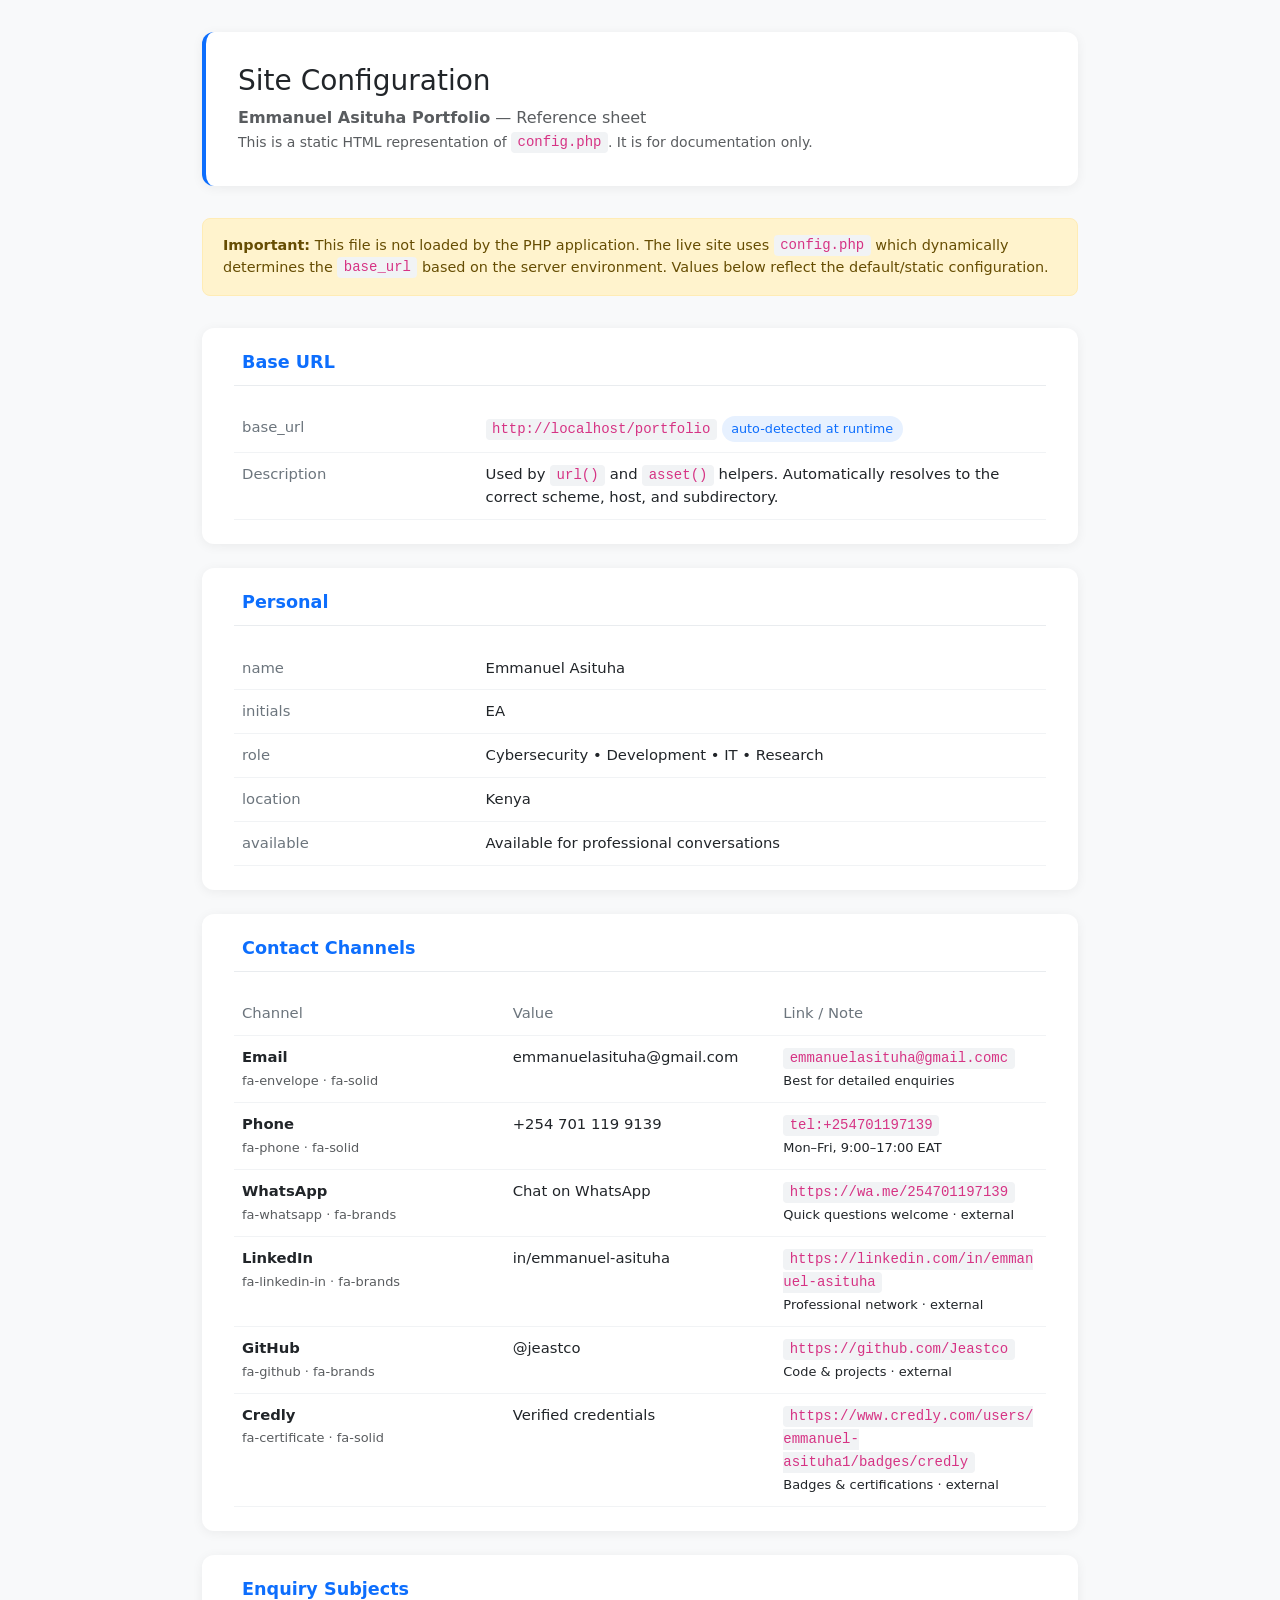
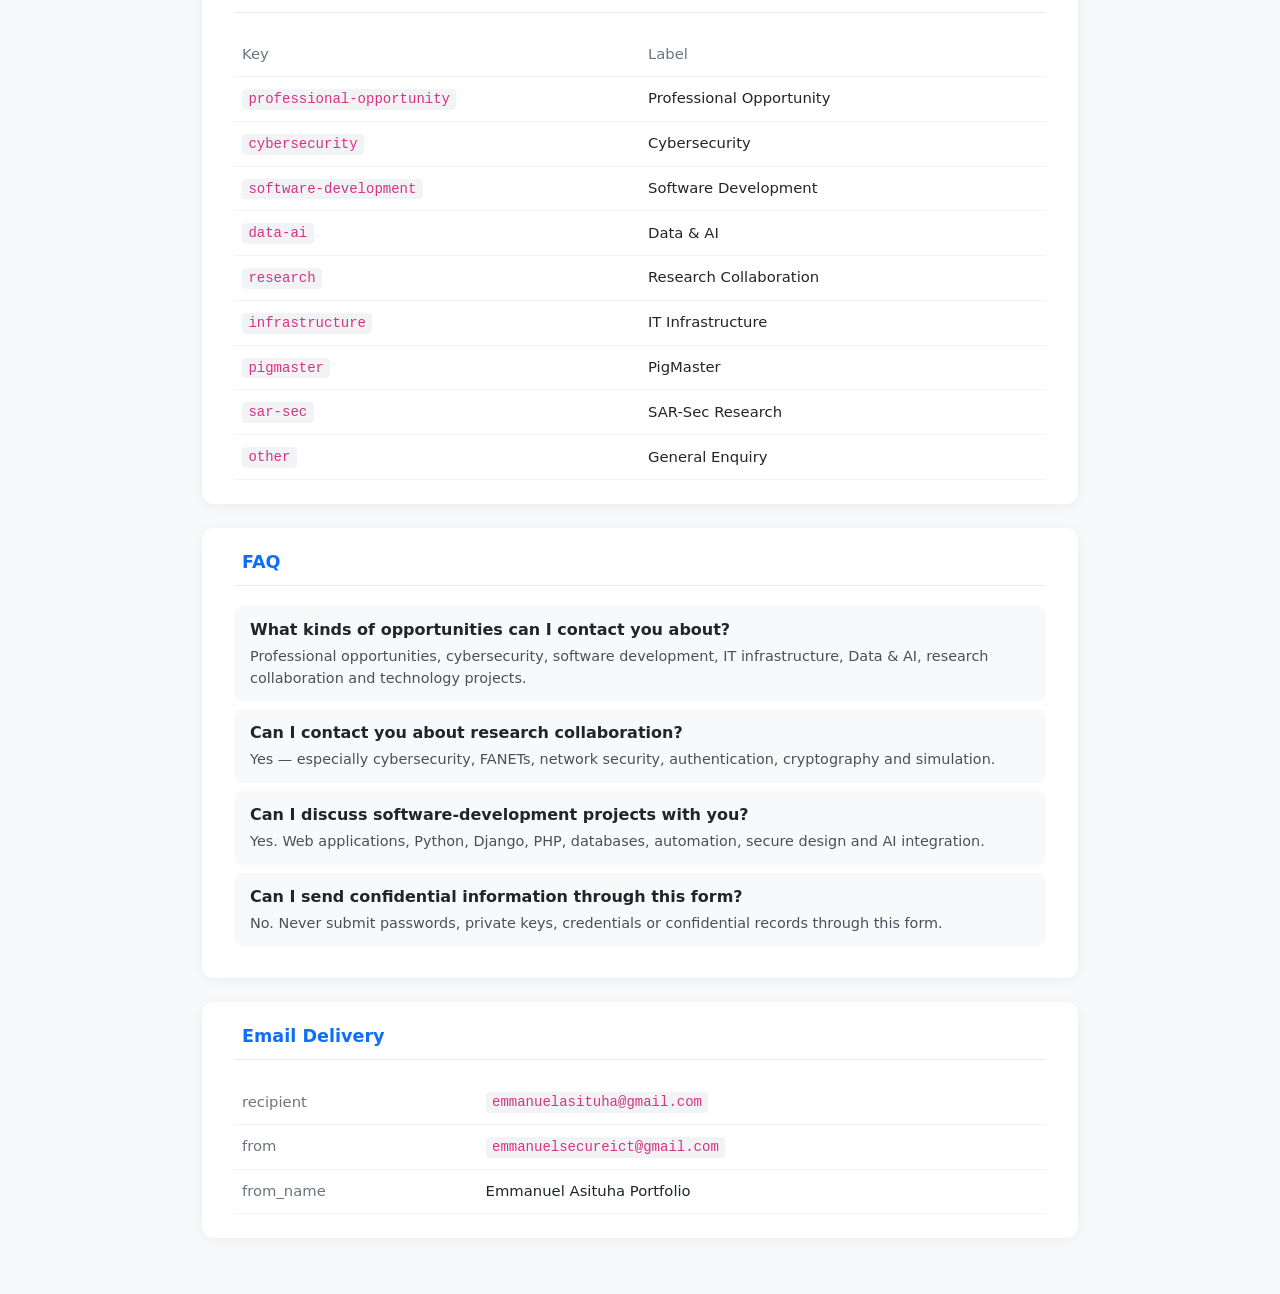
<file: config.html>
<!DOCTYPE html>
<html lang="en">
<head>
    <meta charset="UTF-8">
    <meta name="viewport" content="width=device-width, initial-scale=1.0">
    <title>Site Configuration — Emmanuel Asituha Portfolio</title>
    <!-- Bootstrap 5 (for clean formatting) -->
    <link href="https://cdn.jsdelivr.net/npm/bootstrap@5.3.0-alpha1/dist/css/bootstrap.min.css" rel="stylesheet">
    <style>
        body {
            background-color: #f8f9fa;
            font-family: system-ui, -apple-system, "Segoe UI", Roboto, sans-serif;
            padding: 2rem 0;
        }
        .config-header {
            background: #fff;
            border-radius: 0.75rem;
            padding: 2rem;
            margin-bottom: 2rem;
            box-shadow: 0 2px 12px rgba(0,0,0,0.06);
            border-left: 4px solid #0d6efd;
        }
        .config-section {
            background: #fff;
            border-radius: 0.75rem;
            padding: 1.5rem 2rem;
            margin-bottom: 1.5rem;
            box-shadow: 0 2px 12px rgba(0,0,0,0.06);
        }
        .config-section h2 {
            font-size: 1.1rem;
            font-weight: 600;
            color: #0d6efd;
            border-bottom: 1px solid #e9ecef;
            padding-bottom: 0.75rem;
            margin-bottom: 1.25rem;
            display: flex;
            align-items: center;
            gap: 0.5rem;
        }
        .config-section h2 i {
            font-size: 1rem;
        }
        table {
            width: 100%;
            border-collapse: collapse;
            font-size: 0.925rem;
        }
        th, td {
            padding: 0.65rem 0.5rem;
            text-align: left;
            border-bottom: 1px solid #f1f3f5;
            vertical-align: top;
        }
        th {
            color: #6c757d;
            font-weight: 500;
            width: 30%;
            white-space: nowrap;
        }
        td {
            color: #212529;
        }
        code {
            background: #f1f3f5;
            padding: 0.15rem 0.4rem;
            border-radius: 0.25rem;
            font-size: 0.875rem;
            color: #d63384;
            word-break: break-word;
        }
        .badge-soft {
            display: inline-block;
            background: #e7f1ff;
            color: #0d6efd;
            padding: 0.2rem 0.6rem;
            border-radius: 2rem;
            font-size: 0.8rem;
            font-weight: 500;
        }
        .note {
            background: #fff3cd;
            border: 1px solid #ffecb5;
            border-radius: 0.5rem;
            padding: 1rem 1.25rem;
            font-size: 0.9rem;
            color: #664d03;
            margin-bottom: 2rem;
        }
        .note strong {
            color: #664d03;
        }
        .faq-item {
            background: #f8f9fa;
            border-radius: 0.5rem;
            padding: 0.75rem 1rem;
            margin-bottom: 0.5rem;
        }
        .faq-item .q {
            font-weight: 600;
            color: #212529;
            margin-bottom: 0.25rem;
        }
        .faq-item .a {
            color: #495057;
            font-size: 0.9rem;
        }
        .table-responsive {
            overflow-x: auto;
        }
        @media (max-width: 576px) {
            th { width: 40%; }
        }
    </style>
</head>
<body>

<div class="container" style="max-width: 900px;">

    <!-- Header -->
    <div class="config-header">
        <h1 class="h3 mb-2">Site Configuration</h1>
        <p class="text-muted mb-0">
            <strong>Emmanuel Asituha Portfolio</strong> — Reference sheet<br>
            <small>This is a static HTML representation of <code>config.php</code>. It is for documentation only.</small>
        </p>
    </div>

    <!-- Note -->
    <div class="note">
        <strong><i class="bi bi-exclamation-triangle-fill"></i> Important:</strong>
        This file is not loaded by the PHP application. The live site uses <code>config.php</code> which dynamically
        determines the <code>base_url</code> based on the server environment. Values below reflect the default/static
        configuration.
    </div>

    <!-- Base URL -->
    <div class="config-section">
        <h2><i class="bi bi-link-45deg"></i> Base URL</h2>
        <div class="table-responsive">
            <table>
                <tr>
                    <th>base_url</th>
                    <td><code>http://localhost/portfolio</code> <span class="badge-soft">auto-detected at runtime</span></td>
                </tr>
                <tr>
                    <th>Description</th>
                    <td>Used by <code>url()</code> and <code>asset()</code> helpers. Automatically resolves to the correct scheme, host, and subdirectory.</td>
                </tr>
            </table>
        </div>
    </div>

    <!-- Personal -->
    <div class="config-section">
        <h2><i class="bi bi-person-badge"></i> Personal</h2>
        <div class="table-responsive">
            <table>
                <tr><th>name</th><td>Emmanuel Asituha</td></tr>
                <tr><th>initials</th><td>EA</td></tr>
                <tr><th>role</th><td>Cybersecurity • Development • IT • Research</td></tr>
                <tr><th>location</th><td>Kenya</td></tr>
                <tr><th>available</th><td>Available for professional conversations</td></tr>
            </table>
        </div>
    </div>

    <!-- Contact Channels -->
    <div class="config-section">
        <h2><i class="bi bi-chat-dots"></i> Contact Channels</h2>
        <div class="table-responsive">
            <table>
                <thead>
                    <tr>
                        <th>Channel</th>
                        <th>Value</th>
                        <th>Link / Note</th>
                    </tr>
                </thead>
                <tbody>
                    <tr>
                        <td><strong>Email</strong><br><small class="text-muted">fa-envelope · fa-solid</small></td>
                        <td>emmanuelasituha@gmail.com</td>
                        <td><code>emmanuelasituha@gmail.comc</code><br><small>Best for detailed enquiries</small></td>
                    </tr>
                    <tr>
                        <td><strong>Phone</strong><br><small class="text-muted">fa-phone · fa-solid</small></td>
                        <td>+254 701 119 9139</td>
                        <td><code>tel:+254701197139</code><br><small>Mon–Fri, 9:00–17:00 EAT</small></td>
                    </tr>
                    <tr>
                        <td><strong>WhatsApp</strong><br><small class="text-muted">fa-whatsapp · fa-brands</small></td>
                        <td>Chat on WhatsApp</td>
                        <td><code>https://wa.me/254701197139</code><br><small>Quick questions welcome · external</small></td>
                    </tr>
                    <tr>
                        <td><strong>LinkedIn</strong><br><small class="text-muted">fa-linkedin-in · fa-brands</small></td>
                        <td>in/emmanuel-asituha</td>
                        <td><code>https://linkedin.com/in/emmanuel-asituha</code><br><small>Professional network · external</small></td>
                    </tr>
                    <tr>
                        <td><strong>GitHub</strong><br><small class="text-muted">fa-github · fa-brands</small></td>
                        <td>@jeastco</td>
                        <td><code>https://github.com/Jeastco</code><br><small>Code &amp; projects · external</small></td>
                    </tr>
                    <tr>
                        <td><strong>Credly</strong><br><small class="text-muted">fa-certificate · fa-solid</small></td>
                        <td>Verified credentials</td>
                        <td><code>https://www.credly.com/users/emmanuel-asituha1/badges/credly</code><br><small>Badges &amp; certifications · external</small></td>
                    </tr>
                </tbody>
            </table>
        </div>
    </div>

    <!-- Enquiry Subjects -->
    <div class="config-section">
        <h2><i class="bi bi-tags"></i> Enquiry Subjects</h2>
        <div class="table-responsive">
            <table>
                <thead>
                    <tr>
                        <th>Key</th>
                        <th>Label</th>
                    </tr>
                </thead>
                <tbody>
                    <tr><td><code>professional-opportunity</code></td><td>Professional Opportunity</td></tr>
                    <tr><td><code>cybersecurity</code></td><td>Cybersecurity</td></tr>
                    <tr><td><code>software-development</code></td><td>Software Development</td></tr>
                    <tr><td><code>data-ai</code></td><td>Data &amp; AI</td></tr>
                    <tr><td><code>research</code></td><td>Research Collaboration</td></tr>
                    <tr><td><code>infrastructure</code></td><td>IT Infrastructure</td></tr>
                    <tr><td><code>pigmaster</code></td><td>PigMaster</td></tr>
                    <tr><td><code>sar-sec</code></td><td>SAR-Sec Research</td></tr>
                    <tr><td><code>other</code></td><td>General Enquiry</td></tr>
                </tbody>
            </table>
        </div>
    </div>

    <!-- FAQ -->
    <div class="config-section">
        <h2><i class="bi bi-question-circle"></i> FAQ</h2>
        <div class="faq-item">
            <div class="q">What kinds of opportunities can I contact you about?</div>
            <div class="a">Professional opportunities, cybersecurity, software development, IT infrastructure, Data &amp; AI, research collaboration and technology projects.</div>
        </div>
        <div class="faq-item">
            <div class="q">Can I contact you about research collaboration?</div>
            <div class="a">Yes — especially cybersecurity, FANETs, network security, authentication, cryptography and simulation.</div>
        </div>
        <div class="faq-item">
            <div class="q">Can I discuss software-development projects with you?</div>
            <div class="a">Yes. Web applications, Python, Django, PHP, databases, automation, secure design and AI integration.</div>
        </div>
        <div class="faq-item">
            <div class="q">Can I send confidential information through this form?</div>
            <div class="a">No. Never submit passwords, private keys, credentials or confidential records through this form.</div>
        </div>
    </div>

    <!-- Email Delivery -->
    <div class="config-section">
        <h2><i class="bi bi-envelope-paper"></i> Email Delivery</h2>
        <div class="table-responsive">
            <table>
                <tr><th>recipient</th><td><code>emmanuelasituha@gmail.com</code></td></tr>
                <tr><th>from</th><td><code>emmanuelsecureict@gmail.com</code></td></tr>
                <tr><th>from_name</th><td>Emmanuel Asituha Portfolio</td></tr>
            </table>
        </div>
    </div>

</div>

</body>
</html>
</file>
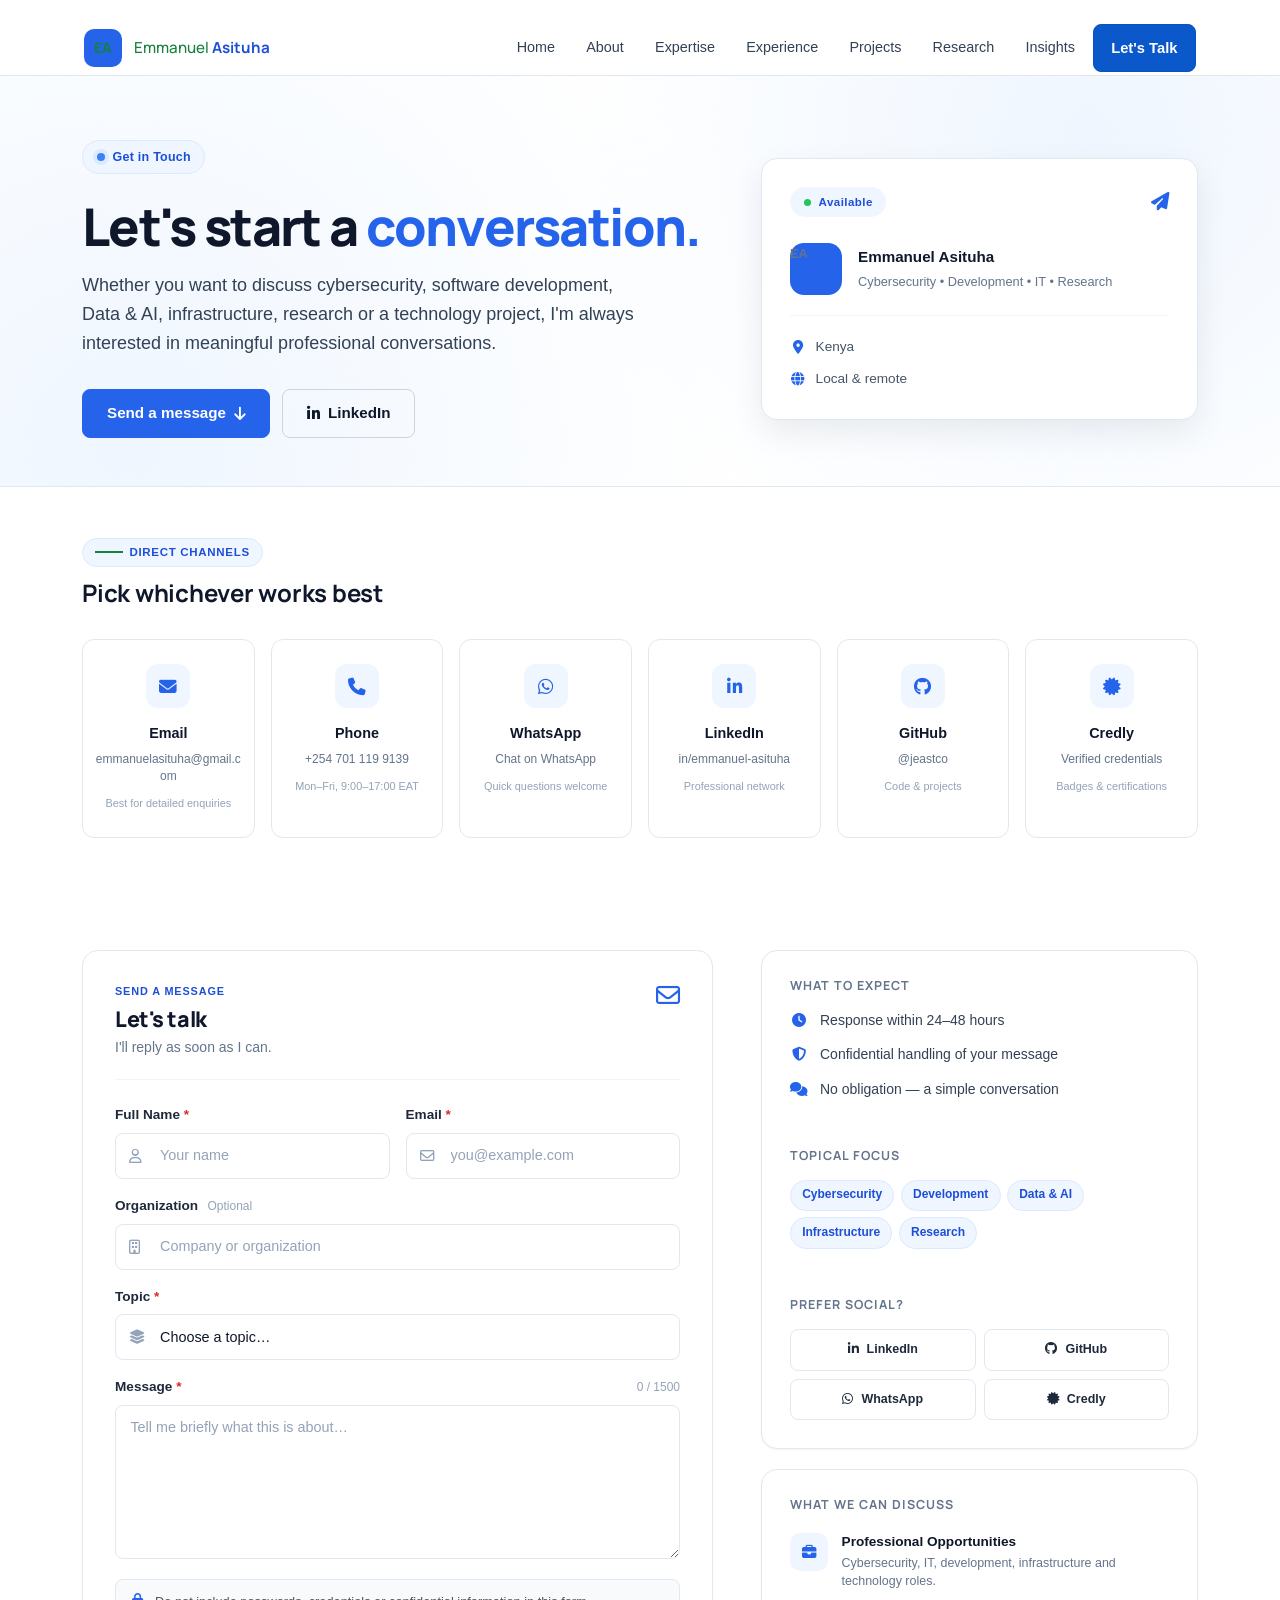
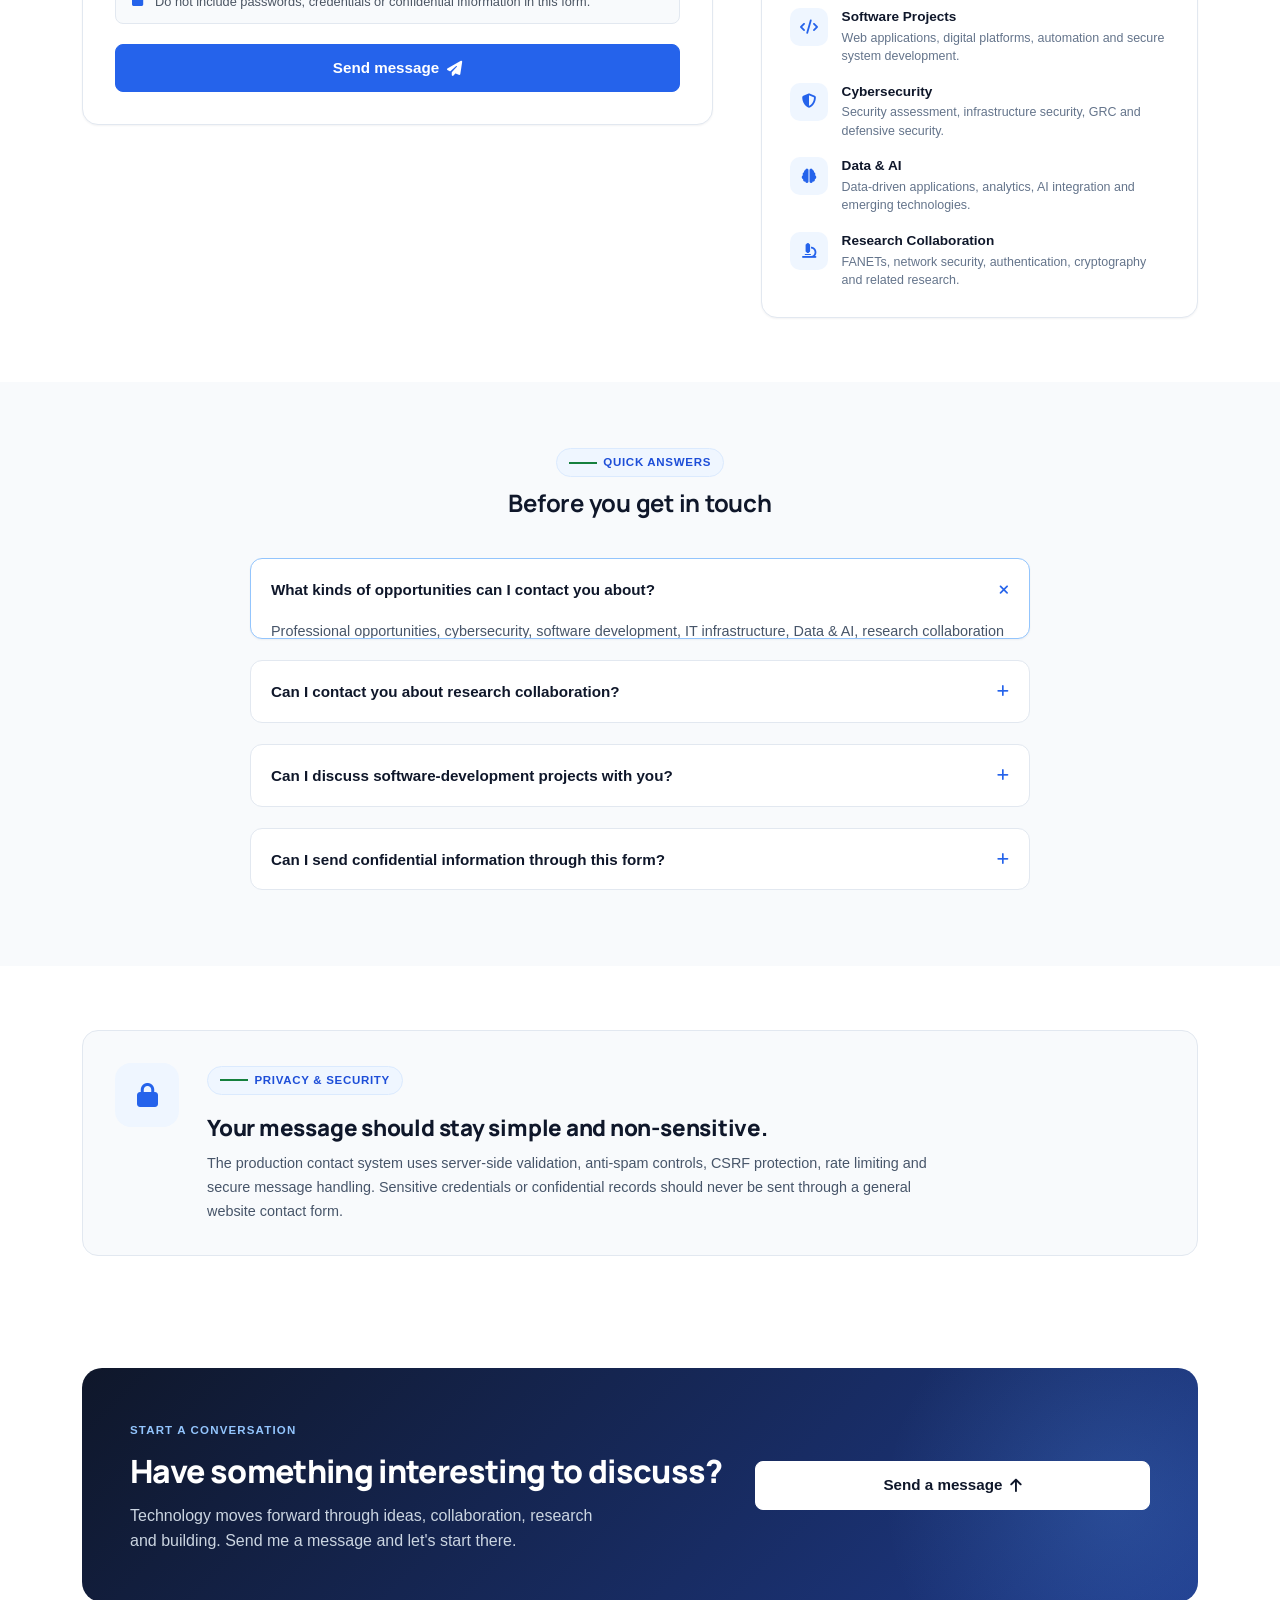
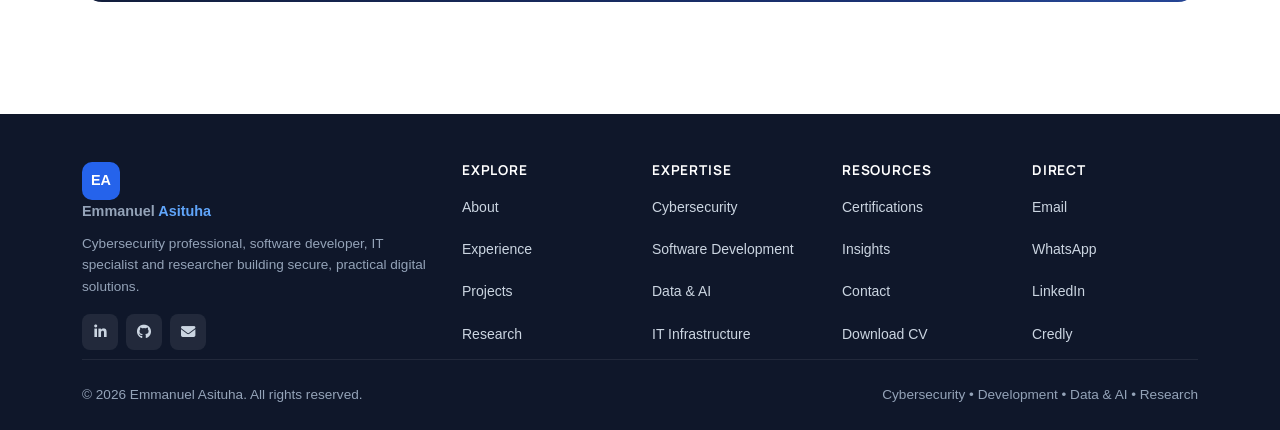
<file: contact.html>
<!DOCTYPE html>
<html lang="en">

<head>

    <meta charset="UTF-8">

    <meta name="viewport" content="width=device-width, initial-scale=1.0">

    <title>Contact | Emmanuel Asituha</title>

    <meta name="description" content="Contact Emmanuel Asituha regarding cybersecurity, software development, Data & AI, IT infrastructure, research, collaboration and technology opportunities.">

    <meta name="author" content="Emmanuel Asituha">

    <meta name="robots" content="index, follow">

    <meta name="theme-color" content="#ffffff">

    <link rel="canonical" href="https://emmanuelasituha.com/contact.html">

    <!-- Open Graph -->
    <meta property="og:type" content="website">

    <meta property="og:url" content="https://emmanuelasituha.com/contact.html">

    <meta property="og:site_name" content="Emmanuel Asituha">

    <meta property="og:title" content="Contact | Emmanuel Asituha">

    <meta property="og:description" content="Contact Emmanuel Asituha regarding cybersecurity, software development, Data & AI, IT infrastructure, research, collaboration and technology opportunities.">

    <meta property="og:image" content="https://emmanuelasituha.com/assets/images/og-default.jpg">

    <meta property="og:locale" content="en_US">

    <!-- Twitter -->
    <meta name="twitter:card" content="summary_large_image">

    <meta name="twitter:title" content="Contact | Emmanuel Asituha">

    <meta name="twitter:description" content="Contact Emmanuel Asituha regarding cybersecurity, software development, Data & AI, IT infrastructure, research, collaboration and technology opportunities.">

    <meta name="twitter:image" content="https://emmanuelasituha.com/assets/images/og-default.jpg">

    <!-- Bootstrap -->
    <link
        href="https://cdn.jsdelivr.net/npm/bootstrap@5.3.3/dist/css/bootstrap.min.css"
        rel="stylesheet"
        integrity="sha384-QWTKZyjpPEjISv5WaRU9OFeRpok6YctnYmDr5pNlyT2bRjXh0JMhjY6hW+ALEwIH"
        crossorigin="anonymous"
    >

    <!-- Font Awesome -->
    <link
        rel="stylesheet"
        href="https://cdnjs.cloudflare.com/ajax/libs/font-awesome/6.7.2/css/all.min.css"
        referrerpolicy="no-referrer"
    >

    <!-- Base site styles -->
    <link rel="stylesheet" href="assets/css/style.css">

    <!-- Contact CSS -->
    <link rel="stylesheet" href="assets/css/contact.css">

    <!-- Structured data -->
    <script type="application/ld+json">
    {
        "@context": "https://schema.org",
        "@type": "Person",
        "name": "Emmanuel Asituha",
        "url": "https://emmanuelasituha.com",
        "jobTitle": "Cybersecurity Professional, Software Developer & Researcher",
        "sameAs": [
            "https://linkedin.com/in/emmanuel-asituha",
            "https://github.com/Jeastco"
        ]
    }
    </script>

</head>


<body class="contact-page">


<a class="skip-link" href="#main-content">Skip to main content</a>


<!-- =========================================================
     NAVIGATION
========================================================= -->

<header class="navbar" id="site-navbar">

    <div class="nav-container">

        <a
            href="index.html"
            class="logo"
            aria-label="Emmanuel Asituha — Homepage"
        >

            <span class="logo-mark" aria-hidden="true">EA</span>

            <span class="logo-name">
                Emmanuel
                <strong>Asituha</strong>
            </span>

        </a>


        <nav
            class="nav-links"
            id="main-navigation"
            aria-label="Main navigation"
        >

            <a href="index.html" class="nav-link">Home</a>

            <a href="about.html" class="nav-link">About</a>

            <a href="expertise.html" class="nav-link">Expertise</a>

            <a href="experience.html" class="nav-link">Experience</a>

            <a href="projects.html" class="nav-link">Projects</a>

            <a href="research.html" class="nav-link">Research</a>

            <a href="blog.html" class="nav-link">Insights</a>


            <a href="contact.html" class="btn btn-primary active" aria-current="page">
                Let's Talk
            </a>

        </nav>


        <button
            class="menu-toggle"
            type="button"
            aria-label="Open navigation menu"
            aria-expanded="false"
            aria-controls="main-navigation"
        >
            <span></span><span></span><span></span>
        </button>

    </div>

</header>



<main id="main-content">


<!-- =========================================================
     HERO
========================================================= -->

<section class="contact-hero" aria-labelledby="contact-hero-heading">

    <div class="container">

        <div class="row align-items-center g-5">

            <div class="col-lg-7">

                <span class="badge-soft">
                    <span class="badge-dot" aria-hidden="true"></span>
                    Get in Touch
                </span>


                <h1 id="contact-hero-heading" class="contact-hero__title">
                    Let's start a
                    <span class="text-accent">conversation.</span>
                </h1>


                <p class="contact-hero__lead">
                    Whether you want to discuss cybersecurity, software
                    development, Data &amp; AI, infrastructure, research
                    or a technology project, I'm always interested in
                    meaningful professional conversations.
                </p>


                <div class="contact-hero__actions">

                    <a href="#contact-form" class="btn btn-primary btn-lg">
                        Send a message
                        <i class="fa-solid fa-arrow-down" aria-hidden="true"></i>
                    </a>

                    <a
                        href="https://linkedin.com/in/emmanuel-asituha"
                        class="btn btn-outline-primary btn-lg"
                        target="_blank"
                        rel="noopener noreferrer"
                    >
                        <i class="fa-brands fa-linkedin-in" aria-hidden="true"></i>
                        LinkedIn
                    </a>

                </div>

            </div>


            <div class="col-lg-5">

                <div class="status-card">

                    <div class="status-card__head">

                        <span class="status-pill">
                            <span class="status-pill__dot"></span>
                            Available
                        </span>

                        <i class="fa-solid fa-paper-plane" aria-hidden="true"></i>

                    </div>


                    <div class="status-card__body">

                        <span class="status-card__avatar" aria-hidden="true">
                            EA
                        </span>

                        <div>
                            <strong>Emmanuel Asituha</strong>
                            <span>Cybersecurity • Development • IT • Research</span>
                        </div>

                    </div>


                    <div class="status-card__meta">

                        <div>
                            <i class="fa-solid fa-location-dot" aria-hidden="true"></i>
                            Kenya
                        </div>

                        <div>
                            <i class="fa-solid fa-globe" aria-hidden="true"></i>
                            Local &amp; remote
                        </div>

                    </div>

                </div>

            </div>

        </div>

    </div>

</section>



<!-- =========================================================
     CHANNEL CARDS
========================================================= -->

<section class="channel-section" aria-labelledby="channels-heading">

    <div class="container">

        <header class="section-head">

            <span class="section-label">Direct Channels</span>

            <h2 id="channels-heading" class="section-title">
                Pick whichever works best
            </h2>

        </header>


        <div class="row g-3">

            <div class="col-6 col-md-4 col-lg-2">

                <a
                    href="mailto:emmanuelasituha@gmail.com"
                    class="channel-card"
                >

                    <span class="channel-card__icon" aria-hidden="true">
                        <i class="fa-solid fa-envelope"></i>
                    </span>

                    <strong class="channel-card__label">
                        Email
                    </strong>

                    <span class="channel-card__value">
                        emmanuelasituha@gmail.com
                    </span>

                    <span class="channel-card__note">
                        Best for detailed enquiries
                    </span>

                </a>

            </div>

            <div class="col-6 col-md-4 col-lg-2">

                <a
                    href="tel:+254701197139"
                    class="channel-card"
                >

                    <span class="channel-card__icon" aria-hidden="true">
                        <i class="fa-solid fa-phone"></i>
                    </span>

                    <strong class="channel-card__label">
                        Phone
                    </strong>

                    <span class="channel-card__value">
                        +254 701 119 9139
                    </span>

                    <span class="channel-card__note">
                        Mon–Fri, 9:00–17:00 EAT
                    </span>

                </a>

            </div>

            <div class="col-6 col-md-4 col-lg-2">

                <a
                    href="https://wa.me/254701197139"
                    class="channel-card"
                    target="_blank"
                    rel="noopener noreferrer"
                >

                    <span class="channel-card__icon" aria-hidden="true">
                        <i class="fa-brands fa-whatsapp"></i>
                    </span>

                    <strong class="channel-card__label">
                        WhatsApp
                    </strong>

                    <span class="channel-card__value">
                        Chat on WhatsApp
                    </span>

                    <span class="channel-card__note">
                        Quick questions welcome
                    </span>

                </a>

            </div>

            <div class="col-6 col-md-4 col-lg-2">

                <a
                    href="https://linkedin.com/in/emmanuel-asituha"
                    class="channel-card"
                    target="_blank"
                    rel="noopener noreferrer"
                >

                    <span class="channel-card__icon" aria-hidden="true">
                        <i class="fa-brands fa-linkedin-in"></i>
                    </span>

                    <strong class="channel-card__label">
                        LinkedIn
                    </strong>

                    <span class="channel-card__value">
                        in/emmanuel-asituha
                    </span>

                    <span class="channel-card__note">
                        Professional network
                    </span>

                </a>

            </div>

            <div class="col-6 col-md-4 col-lg-2">

                <a
                    href="https://github.com/Jeastco"
                    class="channel-card"
                    target="_blank"
                    rel="noopener noreferrer"
                >

                    <span class="channel-card__icon" aria-hidden="true">
                        <i class="fa-brands fa-github"></i>
                    </span>

                    <strong class="channel-card__label">
                        GitHub
                    </strong>

                    <span class="channel-card__value">
                        @jeastco
                    </span>

                    <span class="channel-card__note">
                        Code &amp; projects
                    </span>

                </a>

            </div>

            <div class="col-6 col-md-4 col-lg-2">

                <a
                    href="https://www.credly.com/users/emmanuel-asituha1/badges/credly"
                    class="channel-card"
                    target="_blank"
                    rel="noopener noreferrer"
                >

                    <span class="channel-card__icon" aria-hidden="true">
                        <i class="fa-solid fa-certificate"></i>
                    </span>

                    <strong class="channel-card__label">
                        Credly
                    </strong>

                    <span class="channel-card__value">
                        Verified credentials
                    </span>

                    <span class="channel-card__note">
                        Badges &amp; certifications
                    </span>

                </a>

            </div>

        </div>

    </div>

</section>



<!-- =========================================================
     FORM + SIDEBAR
========================================================= -->

<section
    class="section"
    id="contact-form"
    aria-labelledby="form-heading"
>

    <div class="container">

        <div class="row g-5">


            <!-- =================================================
                 FORM
            ================================================== -->

            <div class="col-lg-7">

                <div class="form-card">

                    <header class="form-card__head">

                        <div>
                            <span class="form-card__eyebrow">SEND A MESSAGE</span>
                            <h2 id="form-heading">Let's talk</h2>
                            <p>I'll reply as soon as I can.</p>
                        </div>

                        <i class="fa-regular fa-envelope" aria-hidden="true"></i>

                    </header>


                    <!--
                        ⚠️ STATIC NOTE:
                        The action points to a placeholder. When you move this
                        to a static host, you'll need a form backend service
                        (Formspree, Netlify Forms, Basin, etc.) to handle
                        submissions. See the end of this file for details.
                    -->

                    <form
                        id="contactForm"
                        action="#"
                        method="POST"
                        novalidate
                    >


                        <!-- Honeypot -->
                        <div class="form-honeypot" aria-hidden="true">
                            <label for="website">Website</label>
                            <input
                                type="text"
                                id="website"
                                name="website"
                                tabindex="-1"
                                autocomplete="off"
                            >
                        </div>


                        <!-- Name + Email -->
                        <div class="row g-3">

                            <div class="col-md-6">

                                <label for="name" class="form-label">
                                    Full Name <span class="required">*</span>
                                </label>

                                <div class="input-group-icon">

                                    <i class="fa-regular fa-user" aria-hidden="true"></i>

                                    <input
                                        type="text"
                                        id="name"
                                        name="name"
                                        class="form-control"
                                        placeholder="Your name"
                                        autocomplete="name"
                                        maxlength="100"
                                        required
                                    >

                                </div>

                                <small class="form-error"></small>

                            </div>


                            <div class="col-md-6">

                                <label for="email" class="form-label">
                                    Email <span class="required">*</span>
                                </label>

                                <div class="input-group-icon">

                                    <i class="fa-regular fa-envelope" aria-hidden="true"></i>

                                    <input
                                        type="email"
                                        id="email"
                                        name="email"
                                        class="form-control"
                                        placeholder="you@example.com"
                                        autocomplete="email"
                                        maxlength="150"
                                        required
                                    >

                                </div>

                                <small class="form-error"></small>

                            </div>

                        </div>


                        <!-- Organization -->
                        <div class="mt-3">

                            <label for="organization" class="form-label">
                                Organization
                                <span class="optional">Optional</span>
                            </label>

                            <div class="input-group-icon">

                                <i class="fa-regular fa-building" aria-hidden="true"></i>

                                <input
                                    type="text"
                                    id="organization"
                                    name="organization"
                                    class="form-control"
                                    placeholder="Company or organization"
                                    autocomplete="organization"
                                    maxlength="150"
                                >

                            </div>

                        </div>


                        <!-- Subject -->
                        <div class="mt-3">

                            <label for="subject" class="form-label">
                                Topic <span class="required">*</span>
                            </label>

                            <div class="input-group-icon">

                                <i class="fa-solid fa-layer-group" aria-hidden="true"></i>

                                <select
                                    id="subject"
                                    name="subject"
                                    class="form-select"
                                    required
                                >
                                    <option value="">Choose a topic…</option>

                                    <option value="professional-opportunity">Professional Opportunity</option>
                                    <option value="cybersecurity">Cybersecurity</option>
                                    <option value="software-development">Software Development</option>
                                    <option value="data-ai">Data &amp; AI</option>
                                    <option value="research">Research Collaboration</option>
                                    <option value="infrastructure">IT Infrastructure</option>
                                    <option value="pigmaster">PigMaster</option>
                                    <option value="sar-sec">SAR-Sec Research</option>
                                    <option value="other">General Enquiry</option>

                                </select>

                            </div>

                            <small class="form-error"></small>

                        </div>


                        <!-- Message -->
                        <div class="mt-3">

                            <div class="label-row">

                                <label for="message" class="form-label">
                                    Message <span class="required">*</span>
                                </label>

                                <span class="char-count" id="messageCount">0 / 1500</span>

                            </div>

                            <textarea
                                id="message"
                                name="message"
                                class="form-control"
                                rows="6"
                                placeholder="Tell me briefly what this is about…"
                                minlength="10"
                                maxlength="1500"
                                required
                            ></textarea>

                            <small class="form-error"></small>

                        </div>


                        <!-- Privacy note -->
                        <div class="privacy-note">

                            <i class="fa-solid fa-lock" aria-hidden="true"></i>

                            <p>
                                Do not include passwords, credentials or
                                confidential information in this form.
                            </p>

                        </div>


                        <!-- Submit -->
                        <button
                            type="submit"
                            class="btn btn-primary btn-submit"
                        >
                            <span>Send message</span>
                            <i class="fa-solid fa-paper-plane" aria-hidden="true"></i>
                        </button>


                        <div
                            class="form-status"
                            id="formStatus"
                            role="status"
                            aria-live="polite"
                        ></div>

                    </form>

                </div>

            </div>



            <!-- =================================================
                 SIDEBAR
            ================================================== -->

            <aside class="col-lg-5">

                <div class="side-panel">

                    <h3>What to expect</h3>

                    <ul class="expect-list">

                        <li>
                            <i class="fa-solid fa-clock" aria-hidden="true"></i>
                            <span>Response within 24–48 hours</span>
                        </li>

                        <li>
                            <i class="fa-solid fa-shield-halved" aria-hidden="true"></i>
                            <span>Confidential handling of your message</span>
                        </li>

                        <li>
                            <i class="fa-solid fa-comments" aria-hidden="true"></i>
                            <span>No obligation — a simple conversation</span>
                        </li>

                    </ul>


                    <hr>


                    <h3>Topical focus</h3>

                    <div class="focus-tags">

                        <span class="focus-tag">Cybersecurity</span>
                        <span class="focus-tag">Development</span>
                        <span class="focus-tag">Data &amp; AI</span>
                        <span class="focus-tag">Infrastructure</span>
                        <span class="focus-tag">Research</span>

                    </div>


                    <hr>


                    <h3>Prefer social?</h3>

                    <div class="social-grid">

                        <a
                            href="https://linkedin.com/in/emmanuel-asituha"
                            class="social-btn social-btn--linkedin"
                            target="_blank"
                            rel="noopener noreferrer"
                        >
                            <i class="fa-brands fa-linkedin-in" aria-hidden="true"></i>
                            LinkedIn
                        </a>

                        <a
                            href="https://github.com/Jeastco"
                            class="social-btn social-btn--github"
                            target="_blank"
                            rel="noopener noreferrer"
                        >
                            <i class="fa-brands fa-github" aria-hidden="true"></i>
                            GitHub
                        </a>

                        <a
                            href="https://wa.me/254701197139"
                            class="social-btn social-btn--whatsapp"
                            target="_blank"
                            rel="noopener noreferrer"
                        >
                            <i class="fa-brands fa-whatsapp" aria-hidden="true"></i>
                            WhatsApp
                        </a>

                        <a
                            href="https://www.credly.com/users/emmanuel-asituha1/badges/credly"
                            class="social-btn social-btn--credly"
                            target="_blank"
                            rel="noopener noreferrer"
                        >
                            <i class="fa-solid fa-certificate" aria-hidden="true"></i>
                            Credly
                        </a>

                    </div>

                </div>


                <!-- Reasons -->
                <div class="reasons-card">

                    <h3>What we can discuss</h3>

                    <ul class="reasons-list">

                        <li>

                            <span class="reasons-list__icon" aria-hidden="true">
                                <i class="fa-solid fa-briefcase"></i>
                            </span>

                            <div>
                                <strong>Professional Opportunities</strong>
                                <span>Cybersecurity, IT, development, infrastructure and technology roles.</span>
                            </div>

                        </li>

                        <li>

                            <span class="reasons-list__icon" aria-hidden="true">
                                <i class="fa-solid fa-code"></i>
                            </span>

                            <div>
                                <strong>Software Projects</strong>
                                <span>Web applications, digital platforms, automation and secure system development.</span>
                            </div>

                        </li>

                        <li>

                            <span class="reasons-list__icon" aria-hidden="true">
                                <i class="fa-solid fa-shield-halved"></i>
                            </span>

                            <div>
                                <strong>Cybersecurity</strong>
                                <span>Security assessment, infrastructure security, GRC and defensive security.</span>
                            </div>

                        </li>

                        <li>

                            <span class="reasons-list__icon" aria-hidden="true">
                                <i class="fa-solid fa-brain"></i>
                            </span>

                            <div>
                                <strong>Data &amp; AI</strong>
                                <span>Data-driven applications, analytics, AI integration and emerging technologies.</span>
                            </div>

                        </li>

                        <li>

                            <span class="reasons-list__icon" aria-hidden="true">
                                <i class="fa-solid fa-microscope"></i>
                            </span>

                            <div>
                                <strong>Research Collaboration</strong>
                                <span>FANETs, network security, authentication, cryptography and related research.</span>
                            </div>

                        </li>

                    </ul>

                </div>

            </aside>

        </div>

    </div>

</section>



<!-- =========================================================
     FAQ
========================================================= -->

<section class="section section--muted" aria-labelledby="faq-heading">

    <div class="container">

        <header class="section-head section-head--center">

            <span class="section-label">Quick Answers</span>

            <h2 id="faq-heading" class="section-title">
                Before you get in touch
            </h2>

        </header>


        <div class="faq-list">

            <details class="faq-item" open>

                <summary>

                    <span>What kinds of opportunities can I contact you about?</span>

                    <i class="fa-solid fa-plus" aria-hidden="true"></i>

                </summary>

                <div class="faq-answer">

                    <p>Professional opportunities, cybersecurity, software development, IT infrastructure, Data &amp; AI, research collaboration and technology projects.</p>

                </div>

            </details>

            <details class="faq-item">

                <summary>

                    <span>Can I contact you about research collaboration?</span>

                    <i class="fa-solid fa-plus" aria-hidden="true"></i>

                </summary>

                <div class="faq-answer">

                    <p>Yes — especially cybersecurity, FANETs, network security, authentication, cryptography and simulation.</p>

                </div>

            </details>

            <details class="faq-item">

                <summary>

                    <span>Can I discuss software-development projects with you?</span>

                    <i class="fa-solid fa-plus" aria-hidden="true"></i>

                </summary>

                <div class="faq-answer">

                    <p>Yes. Web applications, Python, Django, PHP, databases, automation, secure design and AI integration.</p>

                </div>

            </details>

            <details class="faq-item">

                <summary>

                    <span>Can I send confidential information through this form?</span>

                    <i class="fa-solid fa-plus" aria-hidden="true"></i>

                </summary>

                <div class="faq-answer">

                    <p>No. Never submit passwords, private keys, credentials or confidential records through this form.</p>

                </div>

            </details>

        </div>

    </div>

</section>



<!-- =========================================================
     PRIVACY NOTE
========================================================= -->

<section class="section">

    <div class="container">

        <div class="security-banner">

            <span class="security-banner__icon" aria-hidden="true">
                <i class="fa-solid fa-lock"></i>
            </span>

            <div>

                <span class="section-label">Privacy &amp; Security</span>

                <h2>Your message should stay simple and non-sensitive.</h2>

                <p>
                    The production contact system uses server-side validation,
                    anti-spam controls, CSRF protection, rate limiting and
                    secure message handling. Sensitive credentials or
                    confidential records should never be sent through a
                    general website contact form.
                </p>

            </div>

        </div>

    </div>

</section>



<!-- =========================================================
     FINAL CTA
========================================================= -->

<section class="section section--cta">

    <div class="container">

        <div class="cta-card">

            <div class="cta-card__body">

                <span class="cta-eyebrow">Start a Conversation</span>

                <h2>Have something interesting to discuss?</h2>

                <p>
                    Technology moves forward through ideas, collaboration,
                    research and building. Send me a message and let's
                    start there.
                </p>

            </div>

            <div class="cta-card__actions">

                <a href="#contact-form" class="btn btn-light btn-lg">
                    Send a message
                    <i class="fa-solid fa-arrow-up" aria-hidden="true"></i>
                </a>

            </div>

        </div>

    </div>

</section>


</main>



<!-- =========================================================
     FOOTER
========================================================= -->

<footer class="footer" role="contentinfo">

    <div class="container">

        <div class="row g-4">

            <!-- Brand -->
            <div class="col-lg-4 col-md-6">

                <a href="index.html" class="footer-logo">

                    <span class="logo-mark" aria-hidden="true">EA</span>

                    Emmanuel <span>Asituha</span>

                </a>

                <p class="footer-desc">
                    Cybersecurity professional, software developer,
                    IT specialist and researcher building secure,
                    practical digital solutions.
                </p>


                <div class="footer-socials">

                    <a
                        href="https://linkedin.com/in/emmanuel-asituha"
                        target="_blank"
                        rel="noopener noreferrer"
                        aria-label="LinkedIn"
                    >
                        <i class="fa-brands fa-linkedin-in" aria-hidden="true"></i>
                    </a>

                    <a
                        href="https://github.com/Jeastco"
                        target="_blank"
                        rel="noopener noreferrer"
                        aria-label="GitHub"
                    >
                        <i class="fa-brands fa-github" aria-hidden="true"></i>
                    </a>

                    <a href="contact.html" aria-label="Contact">
                        <i class="fa-solid fa-envelope" aria-hidden="true"></i>
                    </a>

                </div>

            </div>


            <!-- Columns -->
            <div class="col-lg-2 col-md-6 col-6">

                <h4>Explore</h4>

                <ul>

                    <li><a href="about.html">About</a></li>

                    <li><a href="experience.html">Experience</a></li>

                    <li><a href="projects.html">Projects</a></li>

                    <li><a href="research.html">Research</a></li>

                </ul>

            </div>

            <div class="col-lg-2 col-md-6 col-6">

                <h4>Expertise</h4>

                <ul>

                    <li><a href="expertise.html#cybersecurity">Cybersecurity</a></li>

                    <li><a href="expertise.html#development">Software Development</a></li>

                    <li><a href="expertise.html#data-ai">Data &amp; AI</a></li>

                    <li><a href="expertise.html#infrastructure">IT Infrastructure</a></li>

                </ul>

            </div>

            <div class="col-lg-2 col-md-6 col-6">

                <h4>Resources</h4>

                <ul>

                    <li><a href="certifications.html">Certifications</a></li>

                    <li><a href="blog.html">Insights</a></li>

                    <li><a href="contact.html">Contact</a></li>

                    <li><a href="assets/documents/cv.pdf" target="_blank" rel="noopener noreferrer">Download CV</a></li>

                </ul>

            </div>

            <div class="col-lg-2 col-md-6 col-6">

                <h4>Direct</h4>

                <ul>

                    <li><a href="mailto:emmanuelasituha@gmail.com">Email</a></li>

                    <li><a href="https://wa.me/254701197139" target="_blank" rel="noopener noreferrer">WhatsApp</a></li>

                    <li><a href="https://linkedin.com/in/emmanuel-asituha" target="_blank" rel="noopener noreferrer">LinkedIn</a></li>

                    <li><a href="https://www.credly.com/users/emmanuel-asituha1/badges/credly" target="_blank" rel="noopener noreferrer">Credly</a></li>

                </ul>

            </div>

        </div>


        <div class="footer-bottom">

            <p>
                &copy; <span data-current-year>2026</span>
                Emmanuel Asituha.
                All rights reserved.
            </p>

            <p>Cybersecurity • Development • Data &amp; AI • Research</p>

        </div>

    </div>

</footer>



<button class="back-to-top" type="button" aria-label="Back to top">
    <i class="fa-solid fa-arrow-up" aria-hidden="true"></i>
</button>



<!-- =========================================================
     SCRIPTS
========================================================= -->

<script
    src="https://cdn.jsdelivr.net/npm/bootstrap@5.3.3/dist/js/bootstrap.bundle.min.js"
    integrity="sha384-YvpcrYf0tY3lHB60NNkmXc5s9fDVZLESaAA55NDzOxhy9GkcIdslK1eN7N6jIeHz"
    crossorigin="anonymous"
    defer
></script>

<script src="assets/js/main.js" defer></script>


<!-- =========================================================
     CONTACT FORM SCRIPT
========================================================= -->

<script>
document.addEventListener("DOMContentLoaded", () => {

    const form         = document.getElementById("contactForm");
    const messageField = document.getElementById("message");
    const messageCount = document.getElementById("messageCount");
    const formStatus   = document.getElementById("formStatus");

    if (!form) return;

    /* =====================================================
       Character counter
    ====================================================== */

    if (messageField && messageCount) {
        const updateCount = () => {
            messageCount.textContent = messageField.value.length + " / 1500";
        };
        messageField.addEventListener("input", updateCount);
        updateCount();
    }


    /* =====================================================
       Error helpers
    ====================================================== */

    const setError = (field, message) => {
        field.classList.add("is-invalid");
        field.setAttribute("aria-invalid", "true");
        const group = field.closest(".input-group-icon, .mt-3, .col-md-6, .col-12");
        const error = group?.querySelector(".form-error");
        if (error) error.textContent = message;
    };

    const clearError = (field) => {
        field.classList.remove("is-invalid");
        field.removeAttribute("aria-invalid");
        const group = field.closest(".input-group-icon, .mt-3, .col-md-6, .col-12");
        const error = group?.querySelector(".form-error");
        if (error) error.textContent = "";
    };


    /* Live clearing */
    form.querySelectorAll(".form-control, .form-select").forEach((field) => {
        field.addEventListener("input",  () => clearError(field));
        field.addEventListener("change", () => clearError(field));
    });


    /* =====================================================
       Validate
    ====================================================== */

    const isValidEmail = (value) =>
        /^[^\s@]+@[^\s@]+\.[^\s@]+$/.test(value.trim());

    const validate = () => {
        let valid = true;

        form.querySelectorAll("[required]").forEach((field) => {
            clearError(field);

            if (!field.value.trim()) {
                setError(field, "This field is required.");
                valid = false;
                return;
            }

            if (field.type === "email" && !isValidEmail(field.value)) {
                setError(field, "Enter a valid email address.");
                valid = false;
            }

            if (field.id === "message" && field.value.trim().length < 10) {
                setError(field, "Please provide a little more detail.");
                valid = false;
            }
        });

        return valid;
    };


    /* =====================================================
       Status
    ====================================================== */

    const setStatus = (type, message) => {
        if (!formStatus) return;
        formStatus.className = "form-status form-status-" + type;
        formStatus.textContent = message;
    };


    /* =====================================================
       Submit
    ====================================================== */

    form.addEventListener("submit", async (event) => {

        event.preventDefault();
        setStatus("info", "");

        if (!validate()) {
            setStatus("error", "Please review the highlighted fields.");
            form.querySelector(".is-invalid")?.focus();
            return;
        }

        const submitBtn = form.querySelector('button[type="submit"]');
        const original  = submitBtn.innerHTML;

        submitBtn.disabled = true;
        submitBtn.innerHTML =
            '<span>Sending…</span> <i class="fa-solid fa-spinner fa-spin"></i>';

        setStatus("info", "Sending your message…");

        try {

            const response = await fetch(form.action, {
                method: "POST",
                body: new FormData(form),
                headers: { "X-Requested-With": "XMLHttpRequest" },
            });

            let result;
            try {
                result = await response.json();
            } catch {
                throw new Error("Invalid server response.");
            }

            if (response.ok && result.success) {
                setStatus("success", result.message || "Message sent.");
                form.reset();
                if (messageCount) messageCount.textContent = "0 / 1500";
            } else {
                setStatus("error", result.message || "Something went wrong.");
            }

        } catch {
            setStatus("error", "Unable to send. Please try again later.");
        } finally {
            submitBtn.disabled = false;
            submitBtn.innerHTML = original;
        }
    });

});
</script>

</body>

</html>
</file>
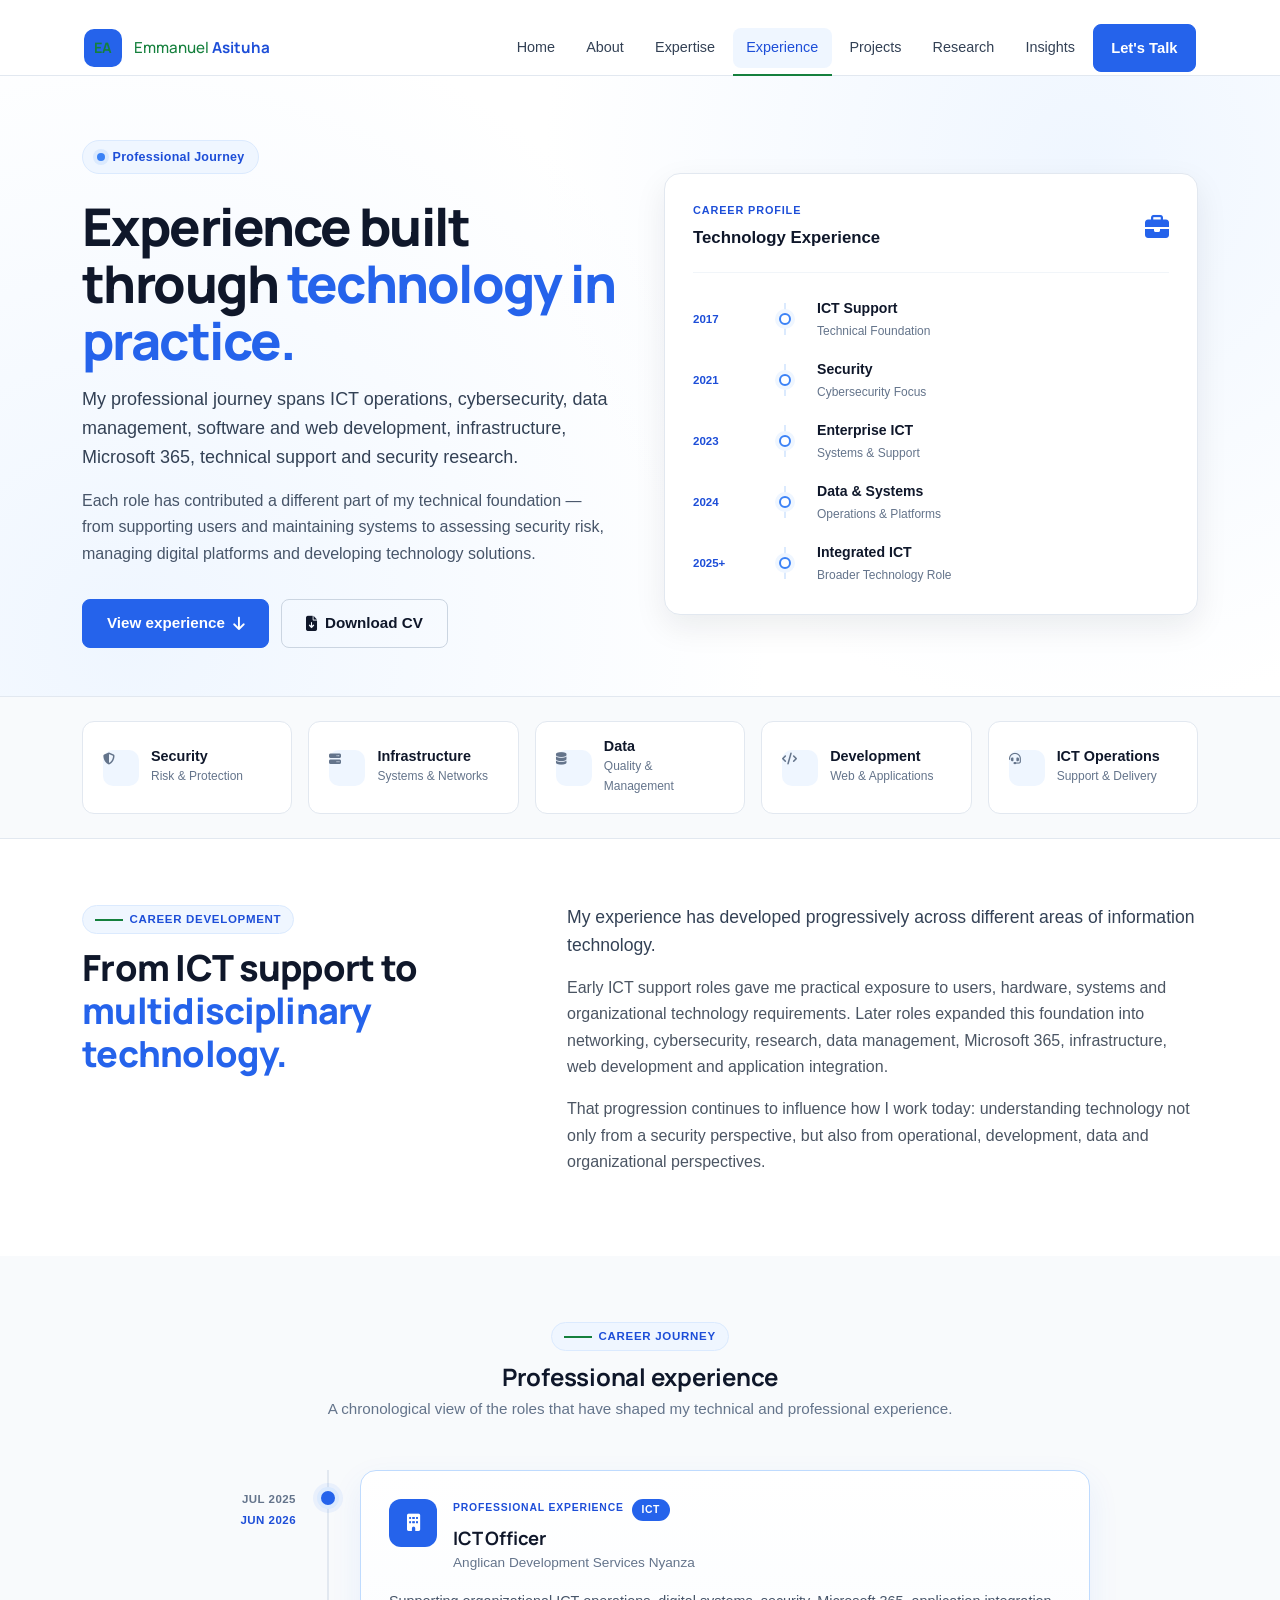
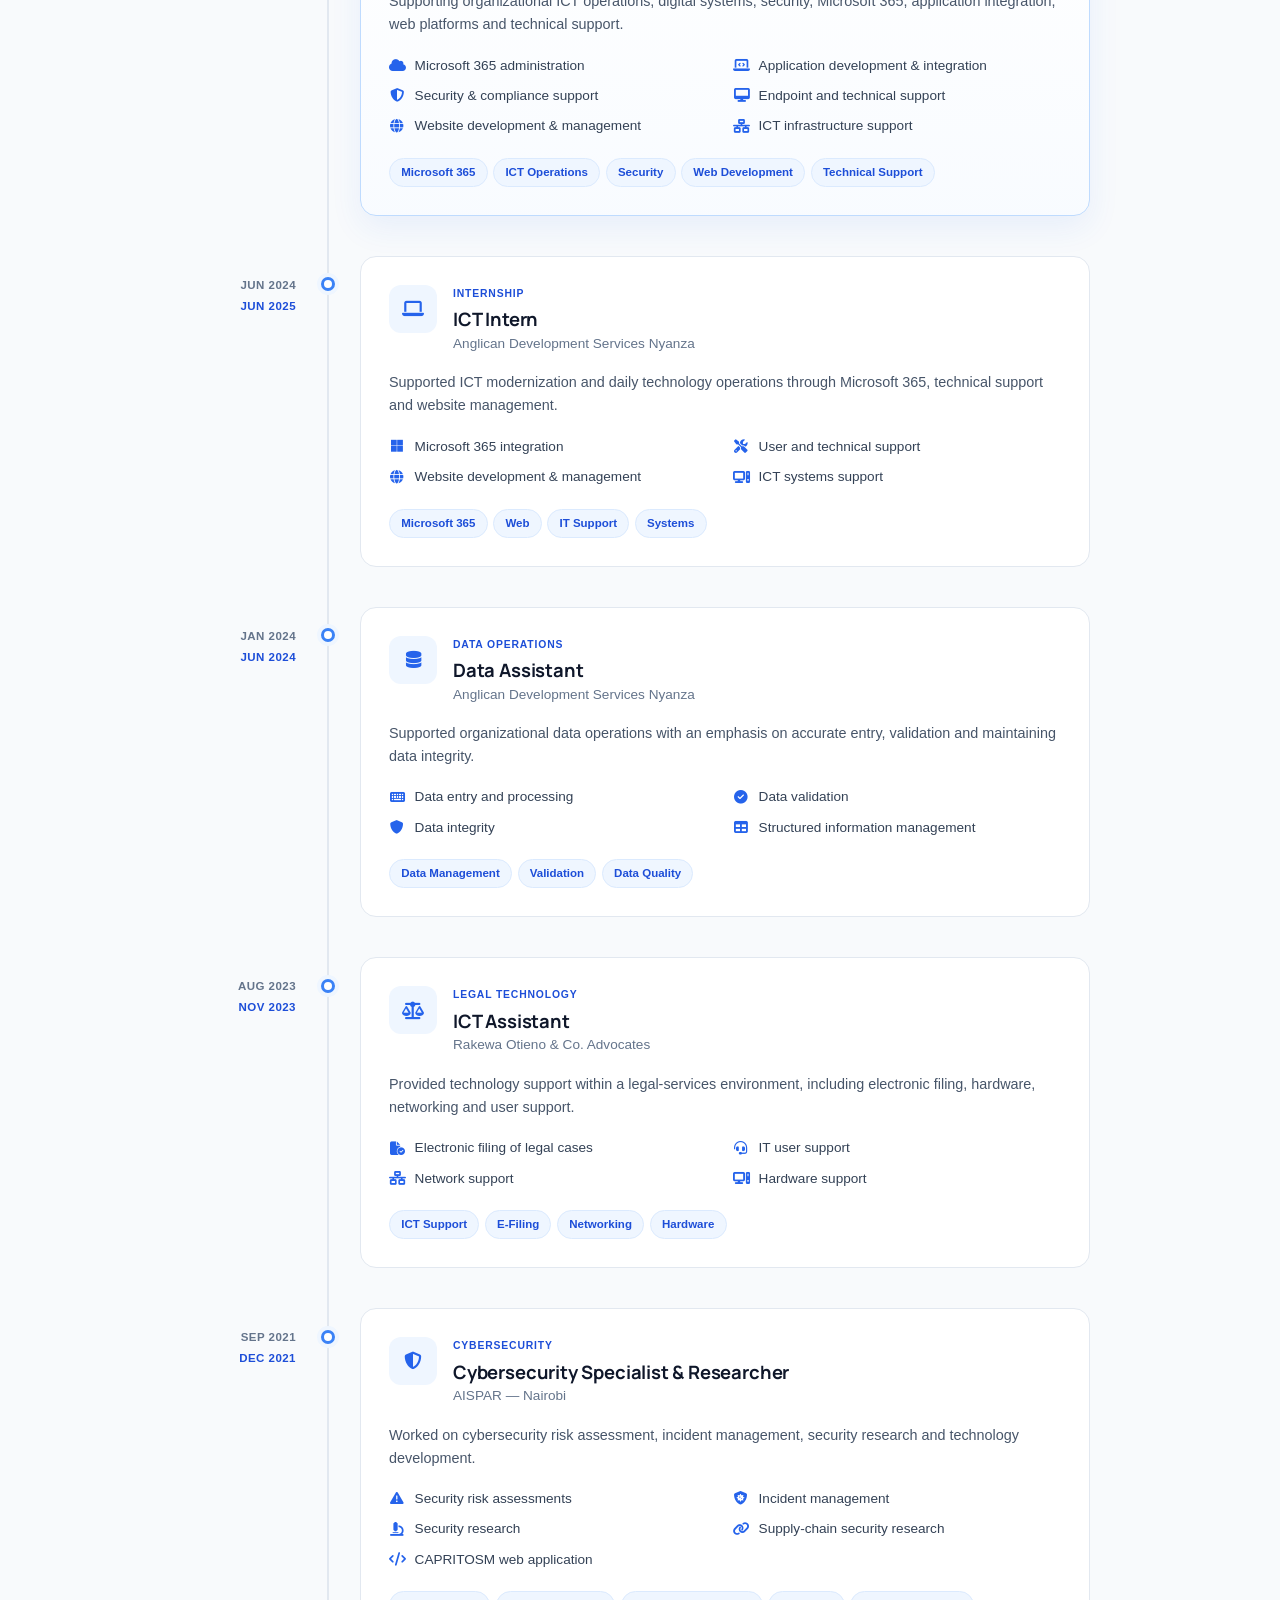
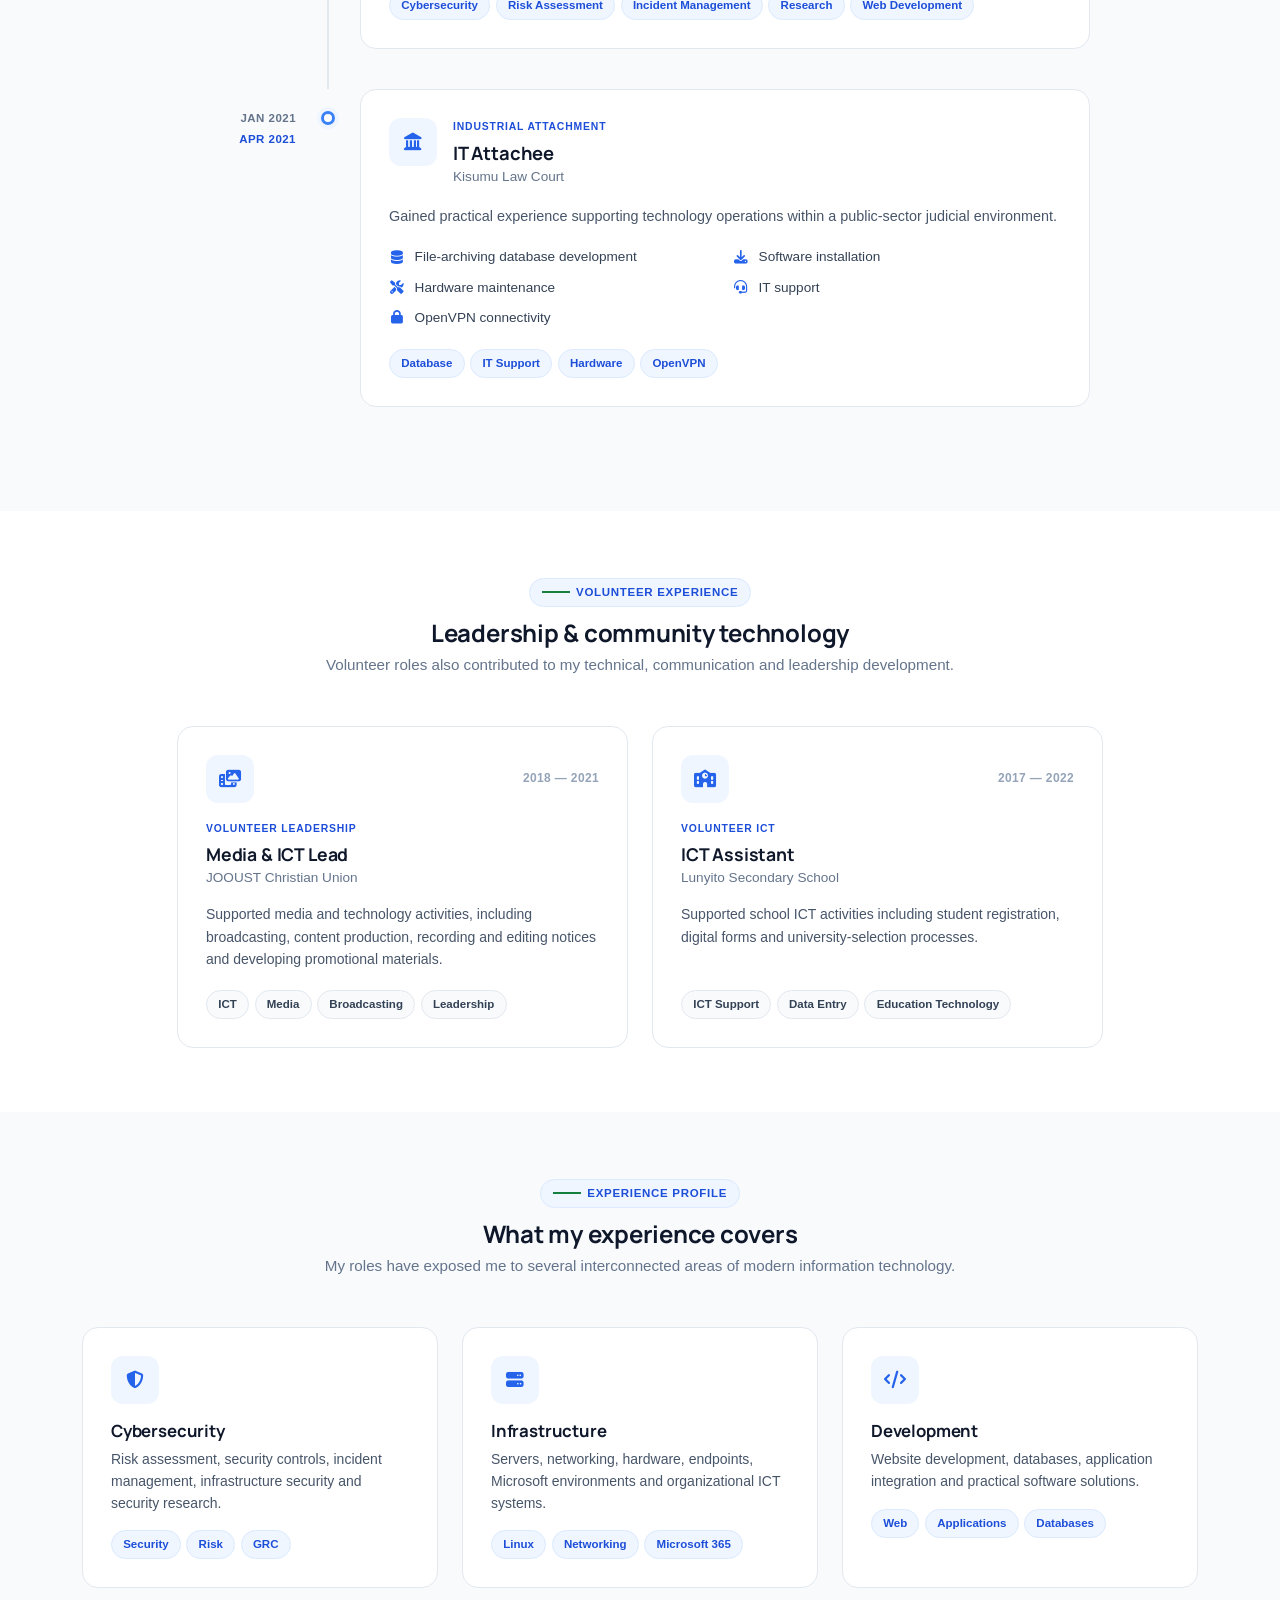
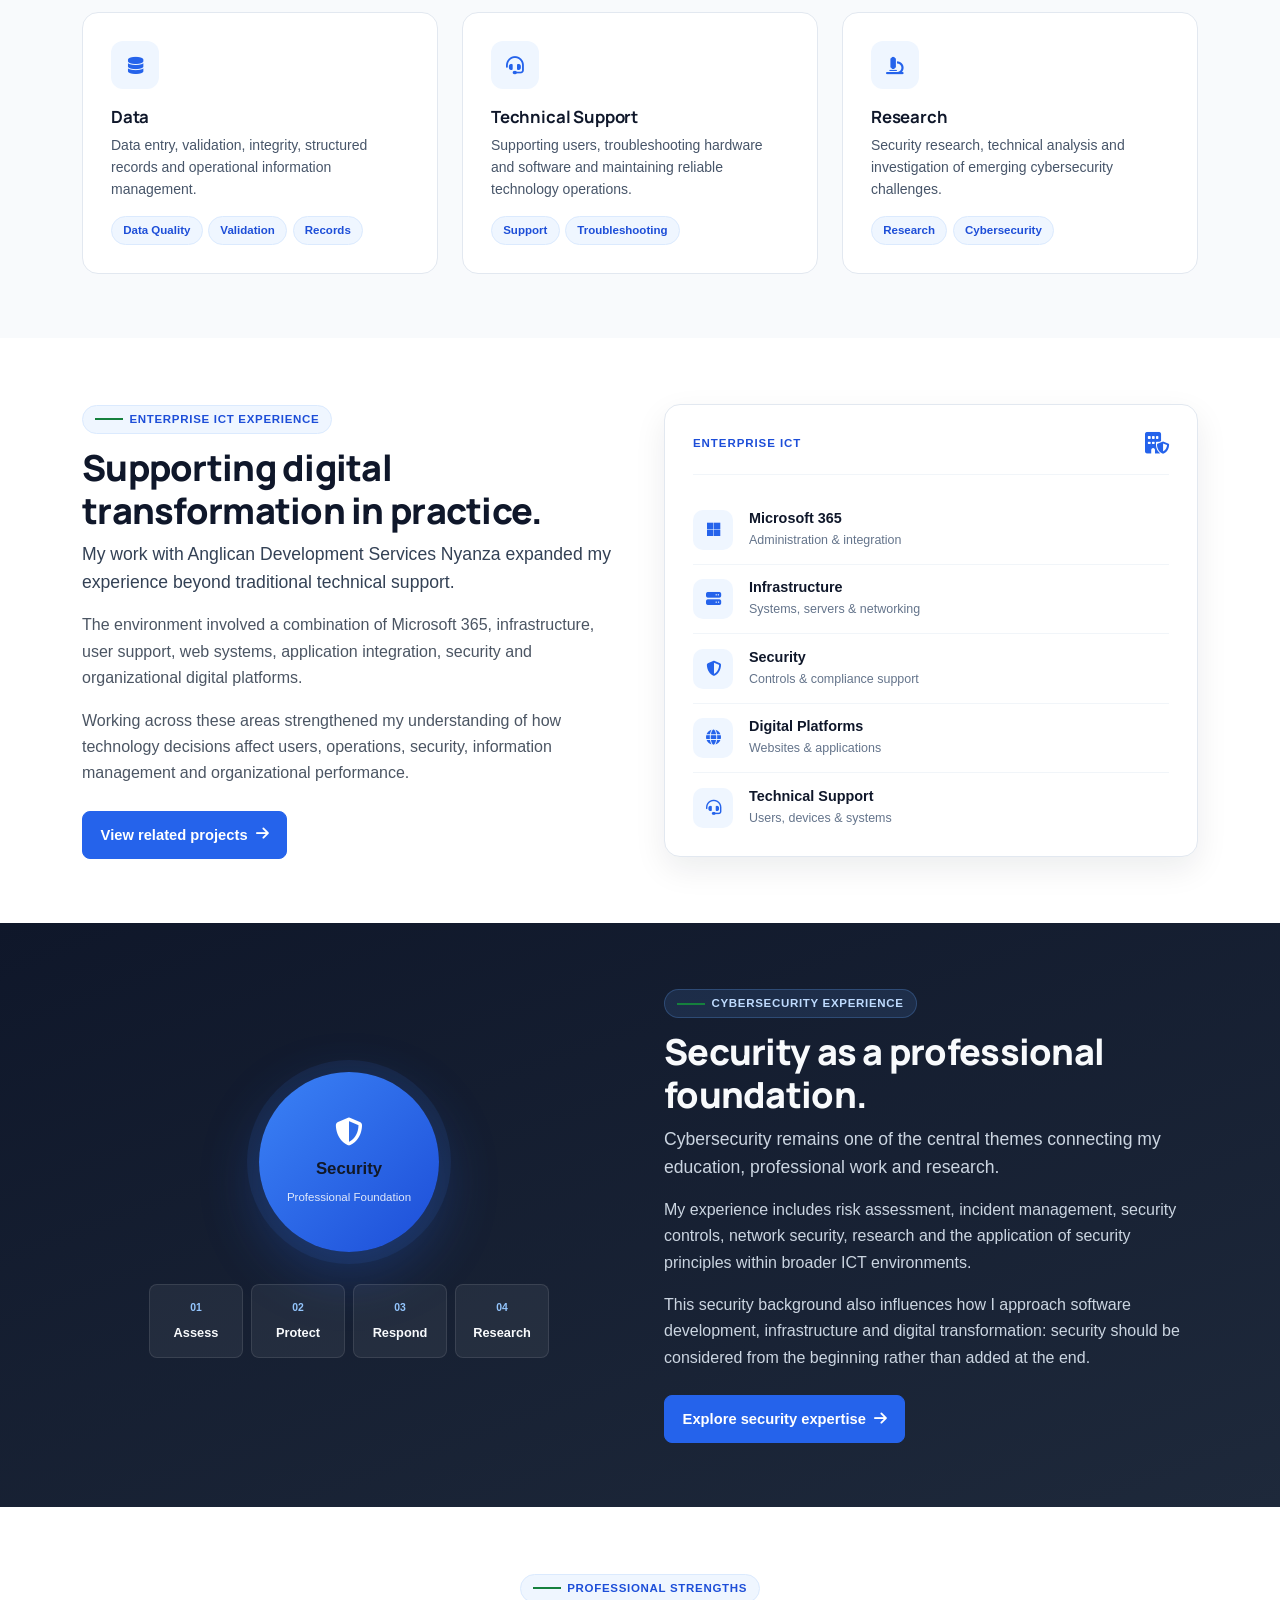
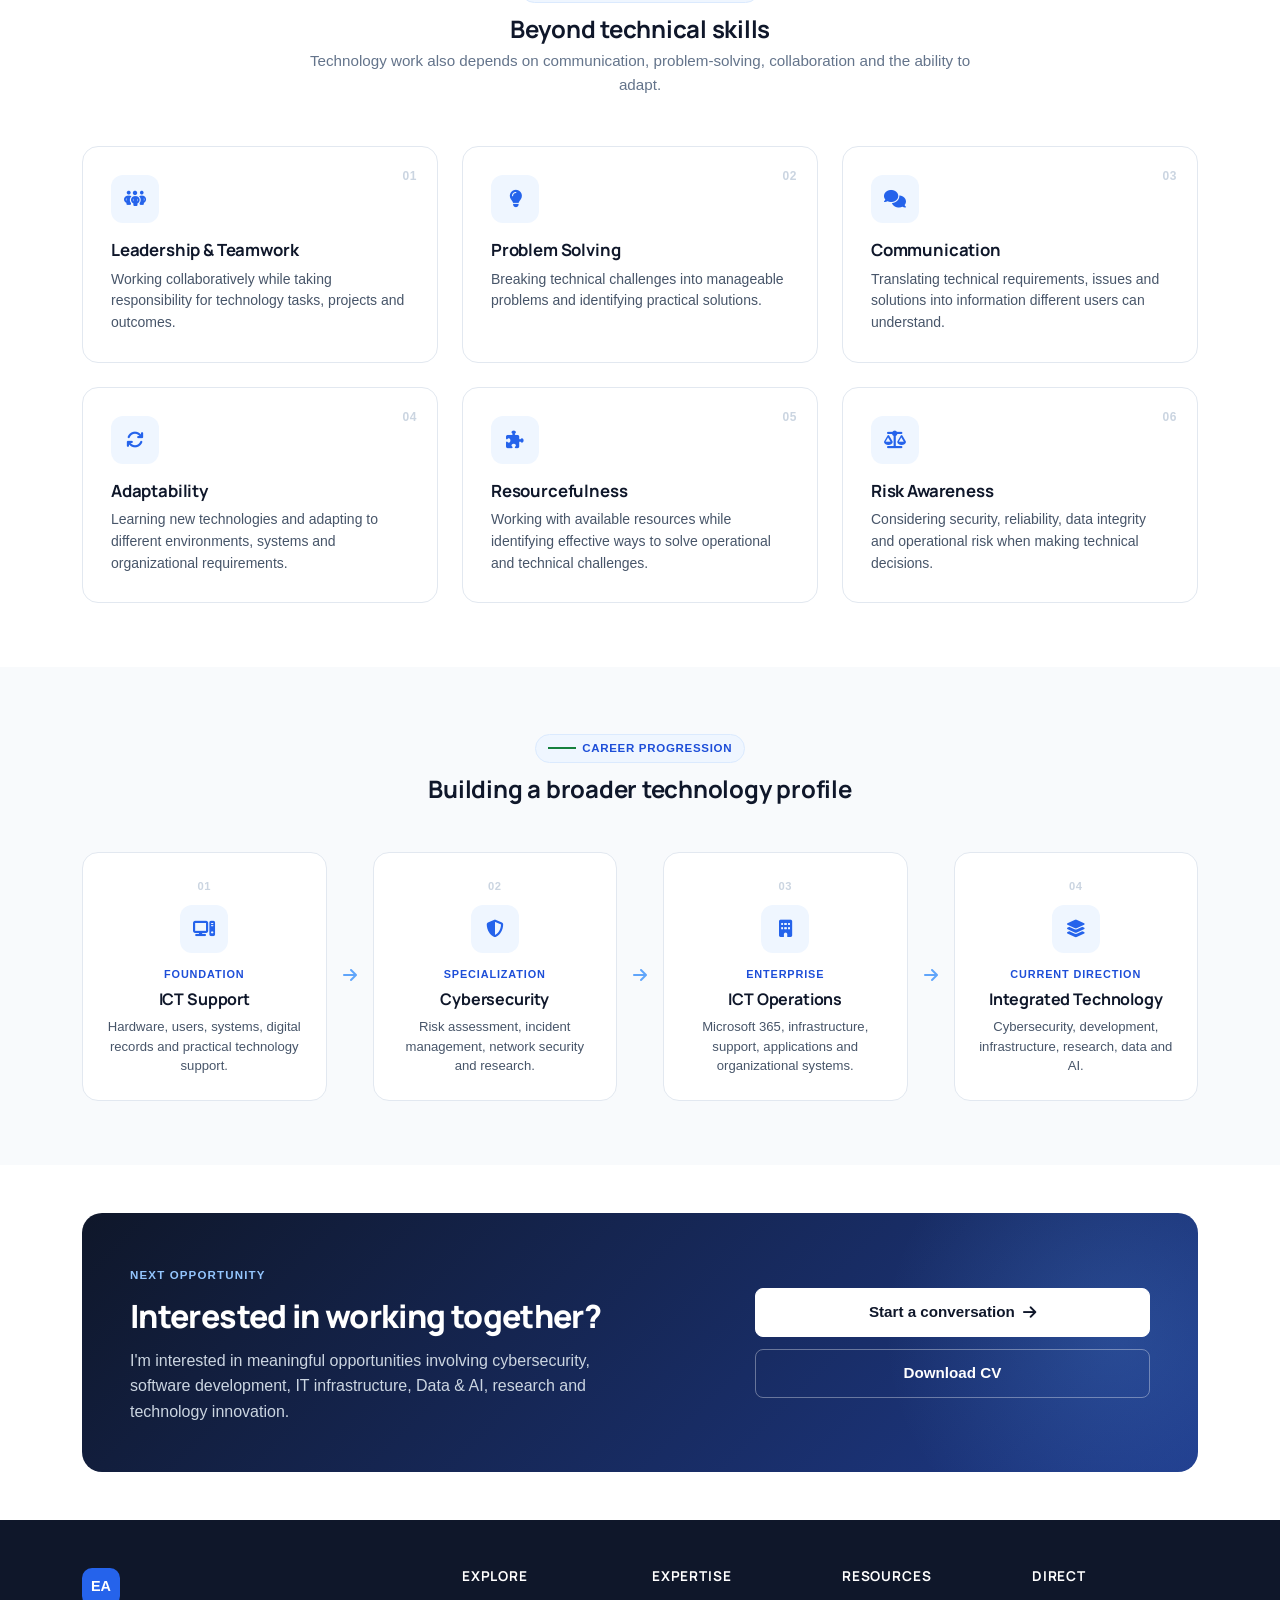
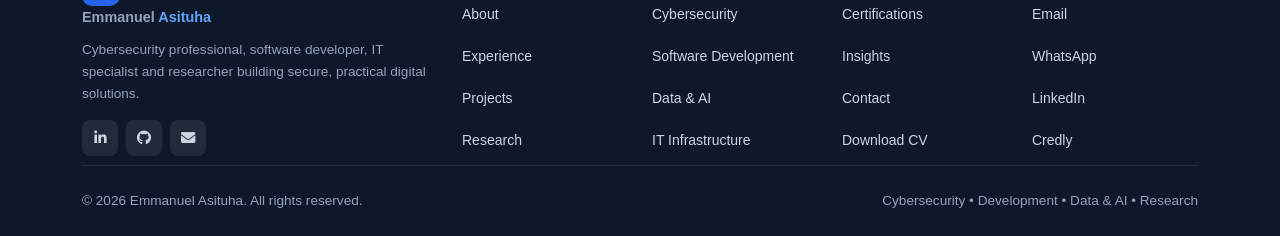
<file: experience.html>
<!DOCTYPE html>
<html lang="en">

<head>

    <meta charset="UTF-8">

    <meta name="viewport" content="width=device-width, initial-scale=1.0">

    <title>Experience | Emmanuel Asituha</title>

    <meta name="description" content="Professional experience across cybersecurity, ICT operations, Microsoft 365, software development, data management, networking, research and technical support.">

    <meta name="author" content="Emmanuel Asituha">

    <meta name="robots" content="index, follow">

    <meta name="theme-color" content="#ffffff">

    <link rel="canonical" href="https://emmanuelasituha.com/experience.html">

    <!-- Open Graph -->
    <meta property="og:type" content="website">

    <meta property="og:url" content="https://emmanuelasituha.com/experience.html">

    <meta property="og:site_name" content="Emmanuel Asituha">

    <meta property="og:title" content="Experience | Emmanuel Asituha">

    <meta property="og:description" content="Professional experience across cybersecurity, ICT operations, Microsoft 365, software development, data management, networking, research and technical support.">

    <meta property="og:image" content="https://emmanuelasituha.com/assets/images/og-default.jpg">

    <meta property="og:locale" content="en_US">

    <!-- Twitter -->
    <meta name="twitter:card" content="summary_large_image">

    <meta name="twitter:title" content="Experience | Emmanuel Asituha">

    <meta name="twitter:description" content="Professional experience across cybersecurity, ICT operations, Microsoft 365, software development, data management, networking, research and technical support.">

    <meta name="twitter:image" content="https://emmanuelasituha.com/assets/images/og-default.jpg">

    <!-- Bootstrap -->
    <link
        href="https://cdn.jsdelivr.net/npm/bootstrap@5.3.3/dist/css/bootstrap.min.css"
        rel="stylesheet"
        integrity="sha384-QWTKZyjpPEjISv5WaRU9OFeRpok6YctnYmDr5pNlyT2bRjXh0JMhjY6hW+ALEwIH"
        crossorigin="anonymous"
    >

    <!-- Font Awesome -->
    <link
        rel="stylesheet"
        href="https://cdnjs.cloudflare.com/ajax/libs/font-awesome/6.7.2/css/all.min.css"
        referrerpolicy="no-referrer"
    >

    <!-- Base site styles -->
    <link rel="stylesheet" href="assets/css/style.css">

    <!-- Experience CSS -->
    <link rel="stylesheet" href="assets/css/experience.css">

    <!-- Structured data -->
    <script type="application/ld+json">
    {
        "@context": "https://schema.org",
        "@type": "Person",
        "name": "Emmanuel Asituha",
        "url": "https://emmanuelasituha.com",
        "jobTitle": "Cybersecurity Professional, Software Developer & Researcher",
        "sameAs": [
            "https://linkedin.com/in/emmanuel-asituha",
            "https://github.com/Jeastco"
        ]
    }
    </script>

</head>


<body class="experience-page">


<a class="skip-link" href="#main-content">Skip to main content</a>


<!-- =========================================================
     NAVIGATION
========================================================= -->

<header class="navbar" id="site-navbar">

    <div class="nav-container">

        <a
            href="index.html"
            class="logo"
            aria-label="Emmanuel Asituha — Homepage"
        >

            <span class="logo-mark" aria-hidden="true">EA</span>

            <span class="logo-name">
                Emmanuel
                <strong>Asituha</strong>
            </span>

        </a>


        <nav
            class="nav-links"
            id="main-navigation"
            aria-label="Main navigation"
        >

            <a href="index.html" class="nav-link">Home</a>

            <a href="about.html" class="nav-link">About</a>

            <a href="expertise.html" class="nav-link">Expertise</a>

            <a href="experience.html" class="nav-link active" aria-current="page">Experience</a>

            <a href="projects.html" class="nav-link">Projects</a>

            <a href="research.html" class="nav-link">Research</a>

            <a href="blog.html" class="nav-link">Insights</a>


            <a href="contact.html" class="btn btn-primary">
                Let's Talk
            </a>

        </nav>


        <button
            class="menu-toggle"
            type="button"
            aria-label="Open navigation menu"
            aria-expanded="false"
            aria-controls="main-navigation"
        >
            <span></span><span></span><span></span>
        </button>

    </div>

</header>



<main id="main-content">


<!-- =========================================================
     HERO
========================================================= -->

<section class="experience-hero" aria-labelledby="experience-hero-heading">

    <div class="container">

        <div class="row align-items-center g-5">

            <div class="col-lg-6">

                <span class="badge-soft">
                    <span class="badge-dot" aria-hidden="true"></span>
                    Professional Journey
                </span>


                <h1 id="experience-hero-heading" class="experience-hero__title">
                    Experience built through
                    <span class="text-accent">technology in practice.</span>
                </h1>


                <p class="experience-hero__lead">
                    My professional journey spans ICT operations,
                    cybersecurity, data management, software and
                    web development, infrastructure, Microsoft 365,
                    technical support and security research.
                </p>


                <p class="experience-hero__text">
                    Each role has contributed a different part of my
                    technical foundation — from supporting users and
                    maintaining systems to assessing security risk,
                    managing digital platforms and developing
                    technology solutions.
                </p>


                <div class="experience-hero__actions">

                    <a href="#career" class="btn btn-primary btn-lg">
                        View experience
                        <i class="fa-solid fa-arrow-down" aria-hidden="true"></i>
                    </a>

                    <a
                        href="assets/documents/cv.pdf"
                        class="btn btn-outline-primary btn-lg"
                        target="_blank"
                        rel="noopener noreferrer"
                    >
                        <i class="fa-solid fa-file-arrow-down" aria-hidden="true"></i>
                        Download CV
                    </a>

                </div>

            </div>


            <div class="col-lg-6">

                <div class="career-visual">

                    <div class="career-visual__head">

                        <div>
                            <span>CAREER PROFILE</span>
                            <strong>Technology Experience</strong>
                        </div>

                        <i class="fa-solid fa-briefcase" aria-hidden="true"></i>

                    </div>


                    <div class="career-visual__steps">

                        <div class="career-visual__step">

                            <span class="career-visual__year">
                                2017
                            </span>

                            <div class="career-visual__line">
                                <span></span>
                            </div>

                            <div>
                                <strong>ICT Support</strong>
                                <small>Technical Foundation</small>
                            </div>

                        </div>

                        <div class="career-visual__step">

                            <span class="career-visual__year">
                                2021
                            </span>

                            <div class="career-visual__line">
                                <span></span>
                            </div>

                            <div>
                                <strong>Security</strong>
                                <small>Cybersecurity Focus</small>
                            </div>

                        </div>

                        <div class="career-visual__step">

                            <span class="career-visual__year">
                                2023
                            </span>

                            <div class="career-visual__line">
                                <span></span>
                            </div>

                            <div>
                                <strong>Enterprise ICT</strong>
                                <small>Systems &amp; Support</small>
                            </div>

                        </div>

                        <div class="career-visual__step">

                            <span class="career-visual__year">
                                2024
                            </span>

                            <div class="career-visual__line">
                                <span></span>
                            </div>

                            <div>
                                <strong>Data &amp; Systems</strong>
                                <small>Operations &amp; Platforms</small>
                            </div>

                        </div>

                        <div class="career-visual__step">

                            <span class="career-visual__year">
                                2025+
                            </span>

                            <div class="career-visual__line">
                                <span></span>
                            </div>

                            <div>
                                <strong>Integrated ICT</strong>
                                <small>Broader Technology Role</small>
                            </div>

                        </div>

                    </div>

                </div>

            </div>

        </div>

    </div>

</section>



<!-- =========================================================
     SUMMARY STRIP
========================================================= -->

<section class="summary-strip" aria-label="Experience summary">

    <div class="container">

        <div class="row g-3">

            <div class="col-6 col-md-4 col-lg">

                <div class="summary-item">

                    <span class="summary-item__icon" aria-hidden="true">
                        <i class="fa-solid fa-shield-halved"></i>
                    </span>

                    <div>
                        <strong>Security</strong>
                        <span>Risk &amp; Protection</span>
                    </div>

                </div>

            </div>

            <div class="col-6 col-md-4 col-lg">

                <div class="summary-item">

                    <span class="summary-item__icon" aria-hidden="true">
                        <i class="fa-solid fa-server"></i>
                    </span>

                    <div>
                        <strong>Infrastructure</strong>
                        <span>Systems &amp; Networks</span>
                    </div>

                </div>

            </div>

            <div class="col-6 col-md-4 col-lg">

                <div class="summary-item">

                    <span class="summary-item__icon" aria-hidden="true">
                        <i class="fa-solid fa-database"></i>
                    </span>

                    <div>
                        <strong>Data</strong>
                        <span>Quality &amp; Management</span>
                    </div>

                </div>

            </div>

            <div class="col-6 col-md-4 col-lg">

                <div class="summary-item">

                    <span class="summary-item__icon" aria-hidden="true">
                        <i class="fa-solid fa-code"></i>
                    </span>

                    <div>
                        <strong>Development</strong>
                        <span>Web &amp; Applications</span>
                    </div>

                </div>

            </div>

            <div class="col-6 col-md-4 col-lg">

                <div class="summary-item">

                    <span class="summary-item__icon" aria-hidden="true">
                        <i class="fa-solid fa-headset"></i>
                    </span>

                    <div>
                        <strong>ICT Operations</strong>
                        <span>Support &amp; Delivery</span>
                    </div>

                </div>

            </div>

        </div>

    </div>

</section>



<!-- =========================================================
     INTRO
========================================================= -->

<section class="section" aria-labelledby="intro-heading">

    <div class="container">

        <div class="row g-5 align-items-start">

            <div class="col-lg-5">

                <span class="section-label">Career Development</span>

                <h2 id="intro-heading" class="section-title">
                    From ICT support to
                    <span class="text-accent">multidisciplinary technology.</span>
                </h2>

            </div>


            <div class="col-lg-7">

                <p class="lead-text">
                    My experience has developed progressively across
                    different areas of information technology.
                </p>

                <p>
                    Early ICT support roles gave me practical exposure
                    to users, hardware, systems and organizational
                    technology requirements. Later roles expanded this
                    foundation into networking, cybersecurity, research,
                    data management, Microsoft 365, infrastructure,
                    web development and application integration.
                </p>

                <p>
                    That progression continues to influence how I work
                    today: understanding technology not only from a
                    security perspective, but also from operational,
                    development, data and organizational perspectives.
                </p>

            </div>

        </div>

    </div>

</section>



<!-- =========================================================
     CAREER TIMELINE
========================================================= -->

<section
    class="section section--muted"
    id="career"
    aria-labelledby="career-heading"
>

    <div class="container">

        <header class="section-head section-head--center">

            <span class="section-label">Career Journey</span>

            <h2 id="career-heading" class="section-title">
                Professional experience
            </h2>

            <p class="section-desc">
                A chronological view of the roles that have shaped
                my technical and professional experience.
            </p>

        </header>


        <div class="career-timeline">

            <!-- FEATURED: ICT Officer -->
            <article class="career-entry career-entry--featured">

                <div class="career-entry__date">

                    <span>JUL 2025</span>

                    <strong>JUN 2026</strong>

                </div>


                <div class="career-entry__marker" aria-hidden="true">

                    <span></span>

                </div>


                <div class="career-entry__card">

                    <header class="career-entry__head">

                        <span class="career-entry__icon" aria-hidden="true">
                            <i class="fa-solid fa-building"></i>
                        </span>


                        <div class="career-entry__heading">

                            <div class="career-entry__labels">

                                <span class="career-type">
                                    PROFESSIONAL EXPERIENCE
                                </span>

                                <span class="career-highlight">
                                    ICT
                                </span>

                            </div>

                            <h3>ICT Officer</h3>

                            <p class="career-company">
                                Anglican Development Services Nyanza
                            </p>

                        </div>

                    </header>


                    <p class="career-summary">Supporting organizational ICT operations, digital systems, security, Microsoft 365, application integration, web platforms and technical support.</p>


                    <div class="career-responsibilities">

                        <div>
                            <i class="fa-solid fa-cloud" aria-hidden="true"></i>
                            <span>Microsoft 365 administration</span>
                        </div>

                        <div>
                            <i class="fa-solid fa-laptop-code" aria-hidden="true"></i>
                            <span>Application development &amp; integration</span>
                        </div>

                        <div>
                            <i class="fa-solid fa-shield-halved" aria-hidden="true"></i>
                            <span>Security &amp; compliance support</span>
                        </div>

                        <div>
                            <i class="fa-solid fa-desktop" aria-hidden="true"></i>
                            <span>Endpoint and technical support</span>
                        </div>

                        <div>
                            <i class="fa-solid fa-globe" aria-hidden="true"></i>
                            <span>Website development &amp; management</span>
                        </div>

                        <div>
                            <i class="fa-solid fa-network-wired" aria-hidden="true"></i>
                            <span>ICT infrastructure support</span>
                        </div>

                    </div>


                    <div class="tag-row">

                        <span class="chip chip--accent">Microsoft 365</span>
                        <span class="chip chip--accent">ICT Operations</span>
                        <span class="chip chip--accent">Security</span>
                        <span class="chip chip--accent">Web Development</span>
                        <span class="chip chip--accent">Technical Support</span>

                    </div>

                </div>

            </article>


            <!-- ICT Intern -->
            <article class="career-entry">

                <div class="career-entry__date">

                    <span>JUN 2024</span>

                    <strong>JUN 2025</strong>

                </div>


                <div class="career-entry__marker" aria-hidden="true">

                    <span></span>

                </div>


                <div class="career-entry__card">

                    <header class="career-entry__head">

                        <span class="career-entry__icon" aria-hidden="true">
                            <i class="fa-solid fa-laptop"></i>
                        </span>


                        <div class="career-entry__heading">

                            <div class="career-entry__labels">

                                <span class="career-type">
                                    INTERNSHIP
                                </span>

                            </div>

                            <h3>ICT Intern</h3>

                            <p class="career-company">
                                Anglican Development Services Nyanza
                            </p>

                        </div>

                    </header>


                    <p class="career-summary">Supported ICT modernization and daily technology operations through Microsoft 365, technical support and website management.</p>


                    <div class="career-responsibilities">

                        <div>
                            <i class="fa-brands fa-microsoft" aria-hidden="true"></i>
                            <span>Microsoft 365 integration</span>
                        </div>

                        <div>
                            <i class="fa-solid fa-screwdriver-wrench" aria-hidden="true"></i>
                            <span>User and technical support</span>
                        </div>

                        <div>
                            <i class="fa-solid fa-globe" aria-hidden="true"></i>
                            <span>Website development &amp; management</span>
                        </div>

                        <div>
                            <i class="fa-solid fa-computer" aria-hidden="true"></i>
                            <span>ICT systems support</span>
                        </div>

                    </div>


                    <div class="tag-row">

                        <span class="chip chip--accent">Microsoft 365</span>
                        <span class="chip chip--accent">Web</span>
                        <span class="chip chip--accent">IT Support</span>
                        <span class="chip chip--accent">Systems</span>

                    </div>

                </div>

            </article>


            <!-- Data Assistant -->
            <article class="career-entry">

                <div class="career-entry__date">

                    <span>JAN 2024</span>

                    <strong>JUN 2024</strong>

                </div>


                <div class="career-entry__marker" aria-hidden="true">

                    <span></span>

                </div>


                <div class="career-entry__card">

                    <header class="career-entry__head">

                        <span class="career-entry__icon" aria-hidden="true">
                            <i class="fa-solid fa-database"></i>
                        </span>


                        <div class="career-entry__heading">

                            <div class="career-entry__labels">

                                <span class="career-type">
                                    DATA OPERATIONS
                                </span>

                            </div>

                            <h3>Data Assistant</h3>

                            <p class="career-company">
                                Anglican Development Services Nyanza
                            </p>

                        </div>

                    </header>


                    <p class="career-summary">Supported organizational data operations with an emphasis on accurate entry, validation and maintaining data integrity.</p>


                    <div class="career-responsibilities">

                        <div>
                            <i class="fa-solid fa-keyboard" aria-hidden="true"></i>
                            <span>Data entry and processing</span>
                        </div>

                        <div>
                            <i class="fa-solid fa-circle-check" aria-hidden="true"></i>
                            <span>Data validation</span>
                        </div>

                        <div>
                            <i class="fa-solid fa-shield" aria-hidden="true"></i>
                            <span>Data integrity</span>
                        </div>

                        <div>
                            <i class="fa-solid fa-table" aria-hidden="true"></i>
                            <span>Structured information management</span>
                        </div>

                    </div>


                    <div class="tag-row">

                        <span class="chip chip--accent">Data Management</span>
                        <span class="chip chip--accent">Validation</span>
                        <span class="chip chip--accent">Data Quality</span>

                    </div>

                </div>

            </article>


            <!-- ICT Assistant (Legal) -->
            <article class="career-entry">

                <div class="career-entry__date">

                    <span>AUG 2023</span>

                    <strong>NOV 2023</strong>

                </div>


                <div class="career-entry__marker" aria-hidden="true">

                    <span></span>

                </div>


                <div class="career-entry__card">

                    <header class="career-entry__head">

                        <span class="career-entry__icon" aria-hidden="true">
                            <i class="fa-solid fa-scale-balanced"></i>
                        </span>


                        <div class="career-entry__heading">

                            <div class="career-entry__labels">

                                <span class="career-type">
                                    LEGAL TECHNOLOGY
                                </span>

                            </div>

                            <h3>ICT Assistant</h3>

                            <p class="career-company">
                                Rakewa Otieno &amp; Co. Advocates
                            </p>

                        </div>

                    </header>


                    <p class="career-summary">Provided technology support within a legal-services environment, including electronic filing, hardware, networking and user support.</p>


                    <div class="career-responsibilities">

                        <div>
                            <i class="fa-solid fa-file-circle-check" aria-hidden="true"></i>
                            <span>Electronic filing of legal cases</span>
                        </div>

                        <div>
                            <i class="fa-solid fa-headset" aria-hidden="true"></i>
                            <span>IT user support</span>
                        </div>

                        <div>
                            <i class="fa-solid fa-network-wired" aria-hidden="true"></i>
                            <span>Network support</span>
                        </div>

                        <div>
                            <i class="fa-solid fa-computer" aria-hidden="true"></i>
                            <span>Hardware support</span>
                        </div>

                    </div>


                    <div class="tag-row">

                        <span class="chip chip--accent">ICT Support</span>
                        <span class="chip chip--accent">E-Filing</span>
                        <span class="chip chip--accent">Networking</span>
                        <span class="chip chip--accent">Hardware</span>

                    </div>

                </div>

            </article>


            <!-- Cybersecurity Specialist -->
            <article class="career-entry">

                <div class="career-entry__date">

                    <span>SEP 2021</span>

                    <strong>DEC 2021</strong>

                </div>


                <div class="career-entry__marker" aria-hidden="true">

                    <span></span>

                </div>


                <div class="career-entry__card">

                    <header class="career-entry__head">

                        <span class="career-entry__icon" aria-hidden="true">
                            <i class="fa-solid fa-shield-halved"></i>
                        </span>


                        <div class="career-entry__heading">

                            <div class="career-entry__labels">

                                <span class="career-type">
                                    CYBERSECURITY
                                </span>

                            </div>

                            <h3>Cybersecurity Specialist &amp; Researcher</h3>

                            <p class="career-company">
                                AISPAR — Nairobi
                            </p>

                        </div>

                    </header>


                    <p class="career-summary">Worked on cybersecurity risk assessment, incident management, security research and technology development.</p>


                    <div class="career-responsibilities">

                        <div>
                            <i class="fa-solid fa-triangle-exclamation" aria-hidden="true"></i>
                            <span>Security risk assessments</span>
                        </div>

                        <div>
                            <i class="fa-solid fa-shield-virus" aria-hidden="true"></i>
                            <span>Incident management</span>
                        </div>

                        <div>
                            <i class="fa-solid fa-microscope" aria-hidden="true"></i>
                            <span>Security research</span>
                        </div>

                        <div>
                            <i class="fa-solid fa-link" aria-hidden="true"></i>
                            <span>Supply-chain security research</span>
                        </div>

                        <div>
                            <i class="fa-solid fa-code" aria-hidden="true"></i>
                            <span>CAPRITOSM web application</span>
                        </div>

                    </div>


                    <div class="tag-row">

                        <span class="chip chip--accent">Cybersecurity</span>
                        <span class="chip chip--accent">Risk Assessment</span>
                        <span class="chip chip--accent">Incident Management</span>
                        <span class="chip chip--accent">Research</span>
                        <span class="chip chip--accent">Web Development</span>

                    </div>

                </div>

            </article>


            <!-- IT Attachee -->
            <article class="career-entry">

                <div class="career-entry__date">

                    <span>JAN 2021</span>

                    <strong>APR 2021</strong>

                </div>


                <div class="career-entry__marker" aria-hidden="true">

                    <span></span>

                </div>


                <div class="career-entry__card">

                    <header class="career-entry__head">

                        <span class="career-entry__icon" aria-hidden="true">
                            <i class="fa-solid fa-landmark"></i>
                        </span>


                        <div class="career-entry__heading">

                            <div class="career-entry__labels">

                                <span class="career-type">
                                    INDUSTRIAL ATTACHMENT
                                </span>

                            </div>

                            <h3>IT Attachee</h3>

                            <p class="career-company">
                                Kisumu Law Court
                            </p>

                        </div>

                    </header>


                    <p class="career-summary">Gained practical experience supporting technology operations within a public-sector judicial environment.</p>


                    <div class="career-responsibilities">

                        <div>
                            <i class="fa-solid fa-database" aria-hidden="true"></i>
                            <span>File-archiving database development</span>
                        </div>

                        <div>
                            <i class="fa-solid fa-download" aria-hidden="true"></i>
                            <span>Software installation</span>
                        </div>

                        <div>
                            <i class="fa-solid fa-screwdriver-wrench" aria-hidden="true"></i>
                            <span>Hardware maintenance</span>
                        </div>

                        <div>
                            <i class="fa-solid fa-headset" aria-hidden="true"></i>
                            <span>IT support</span>
                        </div>

                        <div>
                            <i class="fa-solid fa-lock" aria-hidden="true"></i>
                            <span>OpenVPN connectivity</span>
                        </div>

                    </div>


                    <div class="tag-row">

                        <span class="chip chip--accent">Database</span>
                        <span class="chip chip--accent">IT Support</span>
                        <span class="chip chip--accent">Hardware</span>
                        <span class="chip chip--accent">OpenVPN</span>

                    </div>

                </div>

            </article>

        </div>

    </div>

</section>



<!-- =========================================================
     VOLUNTEER EXPERIENCE
========================================================= -->

<section class="section" aria-labelledby="volunteer-heading">

    <div class="container">

        <header class="section-head section-head--center">

            <span class="section-label">Volunteer Experience</span>

            <h2 id="volunteer-heading" class="section-title">
                Leadership &amp; community technology
            </h2>

            <p class="section-desc">
                Volunteer roles also contributed to my technical,
                communication and leadership development.
            </p>

        </header>


        <div class="row g-4 justify-content-center">

            <div class="col-md-6 col-lg-5">

                <article class="volunteer-card">

                    <div class="volunteer-card__top">

                        <span class="volunteer-card__icon" aria-hidden="true">
                            <i class="fa-solid fa-photo-film"></i>
                        </span>

                        <span class="volunteer-card__date">
                            2018 — 2021
                        </span>

                    </div>

                    <span class="career-type">VOLUNTEER LEADERSHIP</span>

                    <h3>Media &amp; ICT Lead</h3>

                    <p class="volunteer-card__org">JOOUST Christian Union</p>

                    <p class="volunteer-card__text">Supported media and technology activities, including broadcasting, content production, recording and editing notices and developing promotional materials.</p>

                    <div class="tag-row">

                        <span class="chip">ICT</span>
                        <span class="chip">Media</span>
                        <span class="chip">Broadcasting</span>
                        <span class="chip">Leadership</span>

                    </div>

                </article>

            </div>

            <div class="col-md-6 col-lg-5">

                <article class="volunteer-card">

                    <div class="volunteer-card__top">

                        <span class="volunteer-card__icon" aria-hidden="true">
                            <i class="fa-solid fa-school"></i>
                        </span>

                        <span class="volunteer-card__date">
                            2017 — 2022
                        </span>

                    </div>

                    <span class="career-type">VOLUNTEER ICT</span>

                    <h3>ICT Assistant</h3>

                    <p class="volunteer-card__org">Lunyito Secondary School</p>

                    <p class="volunteer-card__text">Supported school ICT activities including student registration, digital forms and university-selection processes.</p>

                    <div class="tag-row">

                        <span class="chip">ICT Support</span>
                        <span class="chip">Data Entry</span>
                        <span class="chip">Education Technology</span>

                    </div>

                </article>

            </div>

        </div>

    </div>

</section>



<!-- =========================================================
     EXPERIENCE BY DOMAIN
========================================================= -->

<section class="section section--muted" aria-labelledby="domain-heading">

    <div class="container">

        <header class="section-head section-head--center">

            <span class="section-label">Experience Profile</span>

            <h2 id="domain-heading" class="section-title">
                What my experience covers
            </h2>

            <p class="section-desc">
                My roles have exposed me to several interconnected
                areas of modern information technology.
            </p>

        </header>


        <div class="row g-4">

            <div class="col-md-6 col-lg-4">

                <article class="domain-card">

                    <span class="domain-card__icon" aria-hidden="true">
                        <i class="fa-solid fa-shield-halved"></i>
                    </span>

                    <h3>Cybersecurity</h3>

                    <p>Risk assessment, security controls, incident management, infrastructure security and security research.</p>

                    <div class="tag-row">

                        <span class="chip chip--accent">Security</span>
                        <span class="chip chip--accent">Risk</span>
                        <span class="chip chip--accent">GRC</span>

                    </div>

                </article>

            </div>

            <div class="col-md-6 col-lg-4">

                <article class="domain-card">

                    <span class="domain-card__icon" aria-hidden="true">
                        <i class="fa-solid fa-server"></i>
                    </span>

                    <h3>Infrastructure</h3>

                    <p>Servers, networking, hardware, endpoints, Microsoft environments and organizational ICT systems.</p>

                    <div class="tag-row">

                        <span class="chip chip--accent">Linux</span>
                        <span class="chip chip--accent">Networking</span>
                        <span class="chip chip--accent">Microsoft 365</span>

                    </div>

                </article>

            </div>

            <div class="col-md-6 col-lg-4">

                <article class="domain-card">

                    <span class="domain-card__icon" aria-hidden="true">
                        <i class="fa-solid fa-code"></i>
                    </span>

                    <h3>Development</h3>

                    <p>Website development, databases, application integration and practical software solutions.</p>

                    <div class="tag-row">

                        <span class="chip chip--accent">Web</span>
                        <span class="chip chip--accent">Applications</span>
                        <span class="chip chip--accent">Databases</span>

                    </div>

                </article>

            </div>

            <div class="col-md-6 col-lg-4">

                <article class="domain-card">

                    <span class="domain-card__icon" aria-hidden="true">
                        <i class="fa-solid fa-database"></i>
                    </span>

                    <h3>Data</h3>

                    <p>Data entry, validation, integrity, structured records and operational information management.</p>

                    <div class="tag-row">

                        <span class="chip chip--accent">Data Quality</span>
                        <span class="chip chip--accent">Validation</span>
                        <span class="chip chip--accent">Records</span>

                    </div>

                </article>

            </div>

            <div class="col-md-6 col-lg-4">

                <article class="domain-card">

                    <span class="domain-card__icon" aria-hidden="true">
                        <i class="fa-solid fa-headset"></i>
                    </span>

                    <h3>Technical Support</h3>

                    <p>Supporting users, troubleshooting hardware and software and maintaining reliable technology operations.</p>

                    <div class="tag-row">

                        <span class="chip chip--accent">Support</span>
                        <span class="chip chip--accent">Troubleshooting</span>

                    </div>

                </article>

            </div>

            <div class="col-md-6 col-lg-4">

                <article class="domain-card">

                    <span class="domain-card__icon" aria-hidden="true">
                        <i class="fa-solid fa-microscope"></i>
                    </span>

                    <h3>Research</h3>

                    <p>Security research, technical analysis and investigation of emerging cybersecurity challenges.</p>

                    <div class="tag-row">

                        <span class="chip chip--accent">Research</span>
                        <span class="chip chip--accent">Cybersecurity</span>

                    </div>

                </article>

            </div>

        </div>

    </div>

</section>



<!-- =========================================================
     FEATURED EXPERIENCE — Enterprise ICT
========================================================= -->

<section class="section" aria-labelledby="enterprise-heading">

    <div class="container">

        <div class="row g-5 align-items-center">

            <div class="col-lg-6">

                <span class="section-label">Enterprise ICT Experience</span>

                <h2 id="enterprise-heading" class="section-title">
                    Supporting digital transformation in practice.
                </h2>

                <p class="lead-text">
                    My work with Anglican Development Services Nyanza
                    expanded my experience beyond traditional technical
                    support.
                </p>

                <p>
                    The environment involved a combination of Microsoft 365,
                    infrastructure, user support, web systems, application
                    integration, security and organizational digital platforms.
                </p>

                <p>
                    Working across these areas strengthened my understanding
                    of how technology decisions affect users, operations,
                    security, information management and organizational
                    performance.
                </p>

                <div class="mt-4">

                    <a href="projects.html" class="btn btn-primary">
                        View related projects
                        <i class="fa-solid fa-arrow-right" aria-hidden="true"></i>
                    </a>

                </div>

            </div>


            <div class="col-lg-6">

                <div class="enterprise-panel">

                    <div class="enterprise-panel__head">

                        <span>ENTERPRISE ICT</span>

                        <i class="fa-solid fa-building-shield" aria-hidden="true"></i>

                    </div>


                    <div class="enterprise-capability">

                        <span class="enterprise-capability__icon" aria-hidden="true">
                            <i class="fa-brands fa-microsoft"></i>
                        </span>

                        <div>
                            <strong>Microsoft 365</strong>
                            <span>Administration &amp; integration</span>
                        </div>

                    </div>

                    <div class="enterprise-capability">

                        <span class="enterprise-capability__icon" aria-hidden="true">
                            <i class="fa-solid fa-server"></i>
                        </span>

                        <div>
                            <strong>Infrastructure</strong>
                            <span>Systems, servers &amp; networking</span>
                        </div>

                    </div>

                    <div class="enterprise-capability">

                        <span class="enterprise-capability__icon" aria-hidden="true">
                            <i class="fa-solid fa-shield-halved"></i>
                        </span>

                        <div>
                            <strong>Security</strong>
                            <span>Controls &amp; compliance support</span>
                        </div>

                    </div>

                    <div class="enterprise-capability">

                        <span class="enterprise-capability__icon" aria-hidden="true">
                            <i class="fa-solid fa-globe"></i>
                        </span>

                        <div>
                            <strong>Digital Platforms</strong>
                            <span>Websites &amp; applications</span>
                        </div>

                    </div>

                    <div class="enterprise-capability">

                        <span class="enterprise-capability__icon" aria-hidden="true">
                            <i class="fa-solid fa-headset"></i>
                        </span>

                        <div>
                            <strong>Technical Support</strong>
                            <span>Users, devices &amp; systems</span>
                        </div>

                    </div>

                </div>

            </div>

        </div>

    </div>

</section>



<!-- =========================================================
     FEATURED EXPERIENCE — Cybersecurity
========================================================= -->

<section class="section section--dark" aria-labelledby="security-exp-heading">

    <div class="container">

        <div class="row g-5 align-items-center">

            <div class="col-lg-6">

                <div class="security-core" aria-hidden="true">

                    <div class="security-core__center">

                        <i class="fa-solid fa-shield-halved"></i>
                        <strong>Security</strong>
                        <span>Professional Foundation</span>

                    </div>


                    <div class="security-core__steps">

                        <div class="security-core__step">

                            <span>01</span>
                            <strong>Assess</strong>

                        </div>

                        <div class="security-core__step">

                            <span>02</span>
                            <strong>Protect</strong>

                        </div>

                        <div class="security-core__step">

                            <span>03</span>
                            <strong>Respond</strong>

                        </div>

                        <div class="security-core__step">

                            <span>04</span>
                            <strong>Research</strong>

                        </div>

                    </div>

                </div>

            </div>


            <div class="col-lg-6">

                <span class="section-label">Cybersecurity Experience</span>

                <h2 id="security-exp-heading" class="section-title">
                    Security as a professional foundation.
                </h2>

                <p class="lead-text">
                    Cybersecurity remains one of the central themes
                    connecting my education, professional work and
                    research.
                </p>

                <p>
                    My experience includes risk assessment, incident
                    management, security controls, network security,
                    research and the application of security principles
                    within broader ICT environments.
                </p>

                <p>
                    This security background also influences how I
                    approach software development, infrastructure and
                    digital transformation: security should be considered
                    from the beginning rather than added at the end.
                </p>

                <div class="mt-4">

                    <a href="expertise.html#cybersecurity" class="btn btn-primary">
                        Explore security expertise
                        <i class="fa-solid fa-arrow-right" aria-hidden="true"></i>
                    </a>

                </div>

            </div>

        </div>

    </div>

</section>



<!-- =========================================================
     PROFESSIONAL STRENGTHS
========================================================= -->

<section class="section" aria-labelledby="strengths-heading">

    <div class="container">

        <header class="section-head section-head--center">

            <span class="section-label">Professional Strengths</span>

            <h2 id="strengths-heading" class="section-title">
                Beyond technical skills
            </h2>

            <p class="section-desc">
                Technology work also depends on communication,
                problem-solving, collaboration and the ability
                to adapt.
            </p>

        </header>


        <div class="row g-4">

            <div class="col-md-6 col-lg-4">

                <article class="strength-card">

                    <span class="strength-card__num">
                        01
                    </span>

                    <span class="strength-card__icon" aria-hidden="true">
                        <i class="fa-solid fa-people-group"></i>
                    </span>

                    <h3>Leadership &amp; Teamwork</h3>

                    <p>Working collaboratively while taking responsibility for technology tasks, projects and outcomes.</p>

                </article>

            </div>

            <div class="col-md-6 col-lg-4">

                <article class="strength-card">

                    <span class="strength-card__num">
                        02
                    </span>

                    <span class="strength-card__icon" aria-hidden="true">
                        <i class="fa-solid fa-lightbulb"></i>
                    </span>

                    <h3>Problem Solving</h3>

                    <p>Breaking technical challenges into manageable problems and identifying practical solutions.</p>

                </article>

            </div>

            <div class="col-md-6 col-lg-4">

                <article class="strength-card">

                    <span class="strength-card__num">
                        03
                    </span>

                    <span class="strength-card__icon" aria-hidden="true">
                        <i class="fa-solid fa-comments"></i>
                    </span>

                    <h3>Communication</h3>

                    <p>Translating technical requirements, issues and solutions into information different users can understand.</p>

                </article>

            </div>

            <div class="col-md-6 col-lg-4">

                <article class="strength-card">

                    <span class="strength-card__num">
                        04
                    </span>

                    <span class="strength-card__icon" aria-hidden="true">
                        <i class="fa-solid fa-arrows-rotate"></i>
                    </span>

                    <h3>Adaptability</h3>

                    <p>Learning new technologies and adapting to different environments, systems and organizational requirements.</p>

                </article>

            </div>

            <div class="col-md-6 col-lg-4">

                <article class="strength-card">

                    <span class="strength-card__num">
                        05
                    </span>

                    <span class="strength-card__icon" aria-hidden="true">
                        <i class="fa-solid fa-puzzle-piece"></i>
                    </span>

                    <h3>Resourcefulness</h3>

                    <p>Working with available resources while identifying effective ways to solve operational and technical challenges.</p>

                </article>

            </div>

            <div class="col-md-6 col-lg-4">

                <article class="strength-card">

                    <span class="strength-card__num">
                        06
                    </span>

                    <span class="strength-card__icon" aria-hidden="true">
                        <i class="fa-solid fa-scale-balanced"></i>
                    </span>

                    <h3>Risk Awareness</h3>

                    <p>Considering security, reliability, data integrity and operational risk when making technical decisions.</p>

                </article>

            </div>

        </div>

    </div>

</section>



<!-- =========================================================
     CAREER PROGRESSION
========================================================= -->

<section class="section section--muted" aria-labelledby="progression-heading">

    <div class="container">

        <header class="section-head section-head--center">

            <span class="section-label">Career Progression</span>

            <h2 id="progression-heading" class="section-title">
                Building a broader technology profile
            </h2>

        </header>


        <div class="progression-grid">

            <div class="progression-step">

                <span class="progression-step__num">
                    01
                </span>

                <span class="progression-step__icon" aria-hidden="true">
                    <i class="fa-solid fa-computer"></i>
                </span>

                <span class="progression-step__period">
                    FOUNDATION
                </span>

                <h3>ICT Support</h3>

                <p>Hardware, users, systems, digital records and practical technology support.</p>

            </div>

            <div class="progression-arrow" aria-hidden="true">
                <i class="fa-solid fa-arrow-right"></i>
            </div>

            <div class="progression-step">

                <span class="progression-step__num">
                    02
                </span>

                <span class="progression-step__icon" aria-hidden="true">
                    <i class="fa-solid fa-shield-halved"></i>
                </span>

                <span class="progression-step__period">
                    SPECIALIZATION
                </span>

                <h3>Cybersecurity</h3>

                <p>Risk assessment, incident management, network security and research.</p>

            </div>

            <div class="progression-arrow" aria-hidden="true">
                <i class="fa-solid fa-arrow-right"></i>
            </div>

            <div class="progression-step">

                <span class="progression-step__num">
                    03
                </span>

                <span class="progression-step__icon" aria-hidden="true">
                    <i class="fa-solid fa-building"></i>
                </span>

                <span class="progression-step__period">
                    ENTERPRISE
                </span>

                <h3>ICT Operations</h3>

                <p>Microsoft 365, infrastructure, support, applications and organizational systems.</p>

            </div>

            <div class="progression-arrow" aria-hidden="true">
                <i class="fa-solid fa-arrow-right"></i>
            </div>

            <div class="progression-step">

                <span class="progression-step__num">
                    04
                </span>

                <span class="progression-step__icon" aria-hidden="true">
                    <i class="fa-solid fa-layer-group"></i>
                </span>

                <span class="progression-step__period">
                    CURRENT DIRECTION
                </span>

                <h3>Integrated Technology</h3>

                <p>Cybersecurity, development, infrastructure, research, data and AI.</p>

            </div>

        </div>

    </div>

</section>



<!-- =========================================================
     CTA
========================================================= -->

<section class="section section--cta">

    <div class="container">

        <div class="cta-card">

            <div class="cta-card__body">

                <span class="cta-eyebrow">
                    Next Opportunity
                </span>

                <h2>
                    Interested in working together?
                </h2>

                <p>
                    I'm interested in meaningful opportunities involving
                    cybersecurity, software development, IT infrastructure,
                    Data &amp; AI, research and technology innovation.
                </p>

            </div>

            <div class="cta-card__actions">

                <a href="contact.html" class="btn btn-light btn-lg">
                    Start a conversation
                    <i class="fa-solid fa-arrow-right" aria-hidden="true"></i>
                </a>

                <a
                    href="assets/documents/cv.pdf"
                    class="btn btn-outline-light btn-lg"
                    target="_blank"
                    rel="noopener noreferrer"
                >
                    Download CV
                </a>

            </div>

        </div>

    </div>

</section>


</main>



<!-- =========================================================
     FOOTER
========================================================= -->

<footer class="footer" role="contentinfo">

    <div class="container">

        <div class="row g-4">

            <!-- Brand -->
            <div class="col-lg-4 col-md-6">

                <a href="index.html" class="footer-logo">

                    <span class="logo-mark" aria-hidden="true">EA</span>

                    Emmanuel <span>Asituha</span>

                </a>

                <p class="footer-desc">
                    Cybersecurity professional, software developer,
                    IT specialist and researcher building secure,
                    practical digital solutions.
                </p>


                <div class="footer-socials">

                    <a
                        href="https://linkedin.com/in/emmanuel-asituha"
                        target="_blank"
                        rel="noopener noreferrer"
                        aria-label="LinkedIn"
                    >
                        <i class="fa-brands fa-linkedin-in" aria-hidden="true"></i>
                    </a>

                    <a
                        href="https://github.com/Jeastco"
                        target="_blank"
                        rel="noopener noreferrer"
                        aria-label="GitHub"
                    >
                        <i class="fa-brands fa-github" aria-hidden="true"></i>
                    </a>

                    <a href="contact.html" aria-label="Contact">
                        <i class="fa-solid fa-envelope" aria-hidden="true"></i>
                    </a>

                </div>

            </div>


            <!-- Columns -->
            <div class="col-lg-2 col-md-6 col-6">

                <h4>Explore</h4>

                <ul>

                    <li><a href="about.html">About</a></li>

                    <li><a href="experience.html">Experience</a></li>

                    <li><a href="projects.html">Projects</a></li>

                    <li><a href="research.html">Research</a></li>

                </ul>

            </div>

            <div class="col-lg-2 col-md-6 col-6">

                <h4>Expertise</h4>

                <ul>

                    <li><a href="expertise.html#cybersecurity">Cybersecurity</a></li>

                    <li><a href="expertise.html#development">Software Development</a></li>

                    <li><a href="expertise.html#data-ai">Data &amp; AI</a></li>

                    <li><a href="expertise.html#infrastructure">IT Infrastructure</a></li>

                </ul>

            </div>

            <div class="col-lg-2 col-md-6 col-6">

                <h4>Resources</h4>

                <ul>

                    <li><a href="certifications.html">Certifications</a></li>

                    <li><a href="blog.html">Insights</a></li>

                    <li><a href="contact.html">Contact</a></li>

                    <li><a href="assets/documents/cv.pdf" target="_blank" rel="noopener noreferrer">Download CV</a></li>

                </ul>

            </div>

            <div class="col-lg-2 col-md-6 col-6">

                <h4>Direct</h4>

                <ul>

                    <li><a href="mailto:emmanuelasituha@gmail.com">Email</a></li>

                    <li><a href="https://wa.me/254701197139" target="_blank" rel="noopener noreferrer">WhatsApp</a></li>

                    <li><a href="https://linkedin.com/in/emmanuel-asituha" target="_blank" rel="noopener noreferrer">LinkedIn</a></li>

                    <li><a href="https://www.credly.com/users/emmanuel-asituha1/badges/credly" target="_blank" rel="noopener noreferrer">Credly</a></li>

                </ul>

            </div>

        </div>


        <div class="footer-bottom">

            <p>
                &copy; <span data-current-year>2026</span>
                Emmanuel Asituha.
                All rights reserved.
            </p>

            <p>Cybersecurity • Development • Data &amp; AI • Research</p>

        </div>

    </div>

</footer>



<button class="back-to-top" type="button" aria-label="Back to top">
    <i class="fa-solid fa-arrow-up" aria-hidden="true"></i>
</button>



<!-- =========================================================
     SCRIPTS
========================================================= -->

<script
    src="https://cdn.jsdelivr.net/npm/bootstrap@5.3.3/dist/js/bootstrap.bundle.min.js"
    integrity="sha384-YvpcrYf0tY3lHB60NNkmXc5s9fDVZLESaAA55NDzOxhy9GkcIdslK1eN7N6jIeHz"
    crossorigin="anonymous"
    defer
></script>

<script src="assets/js/main.js" defer></script>

</body>

</html>
</file>
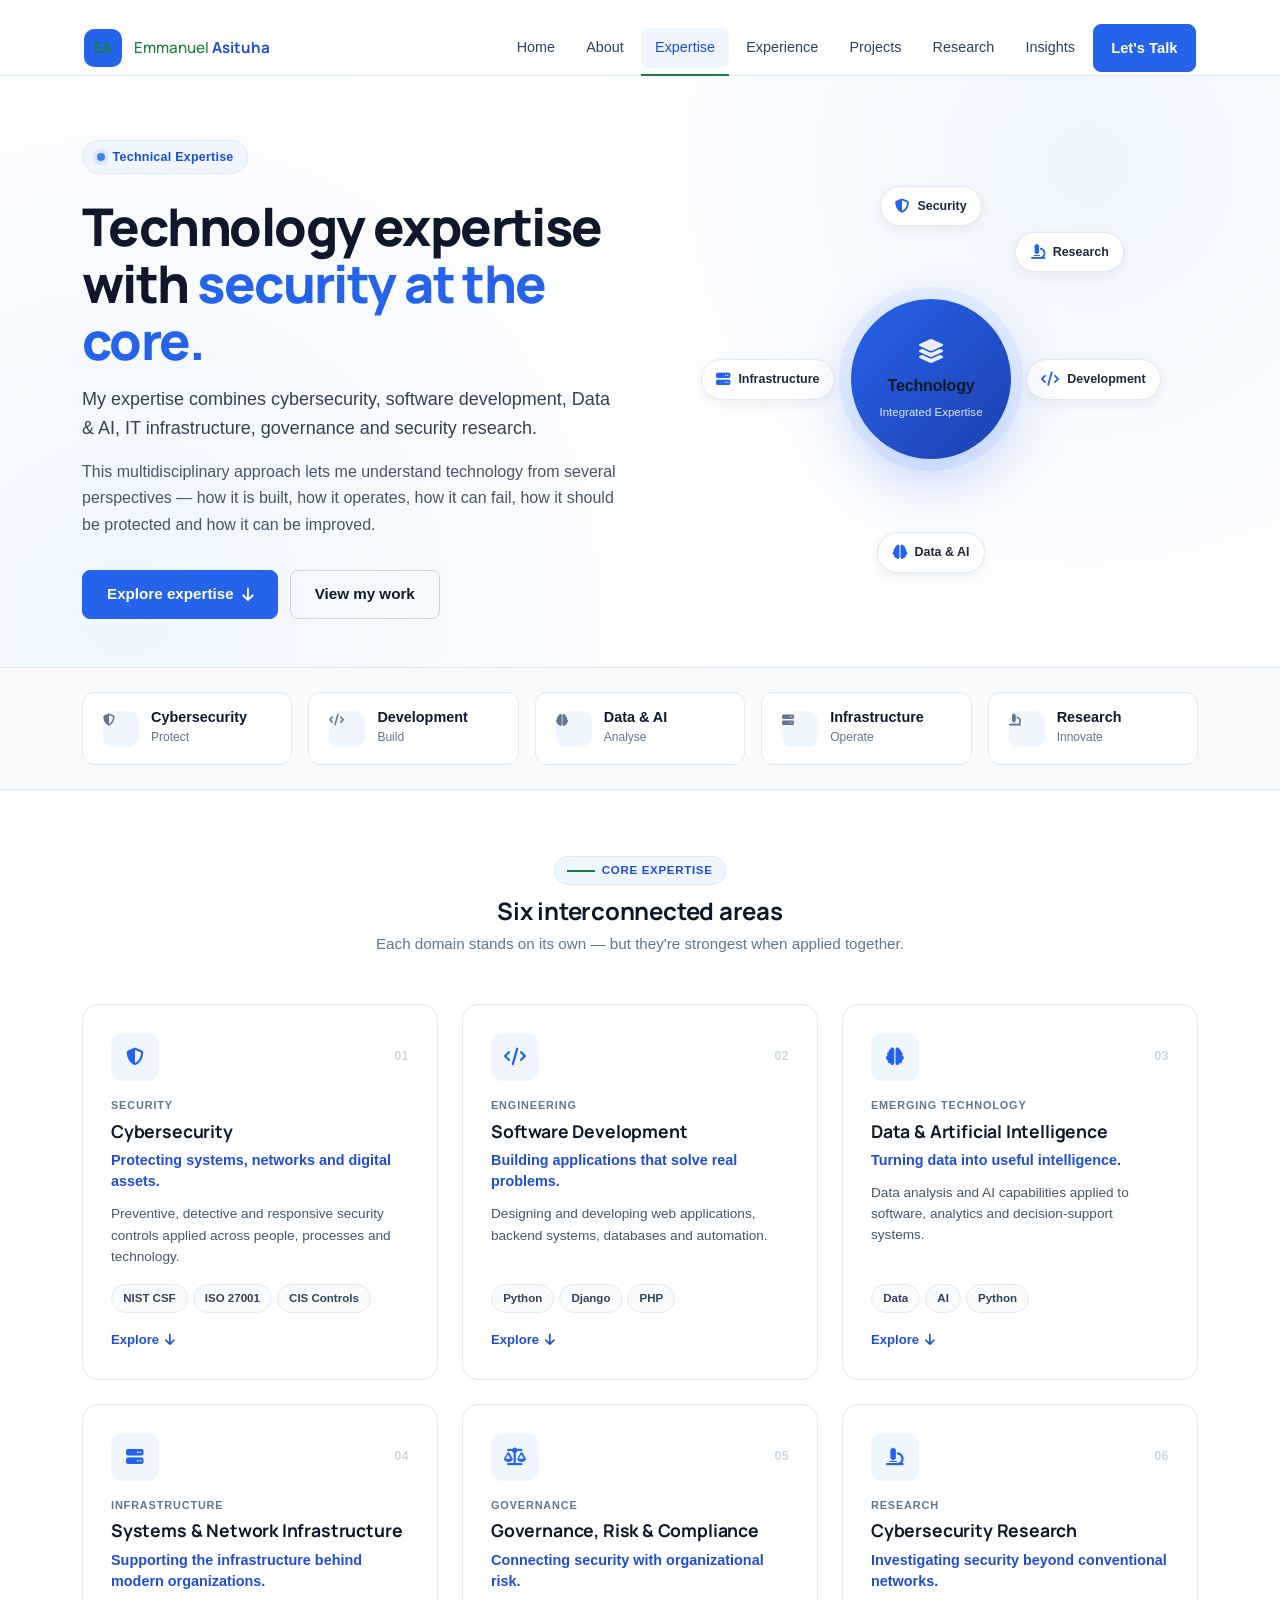
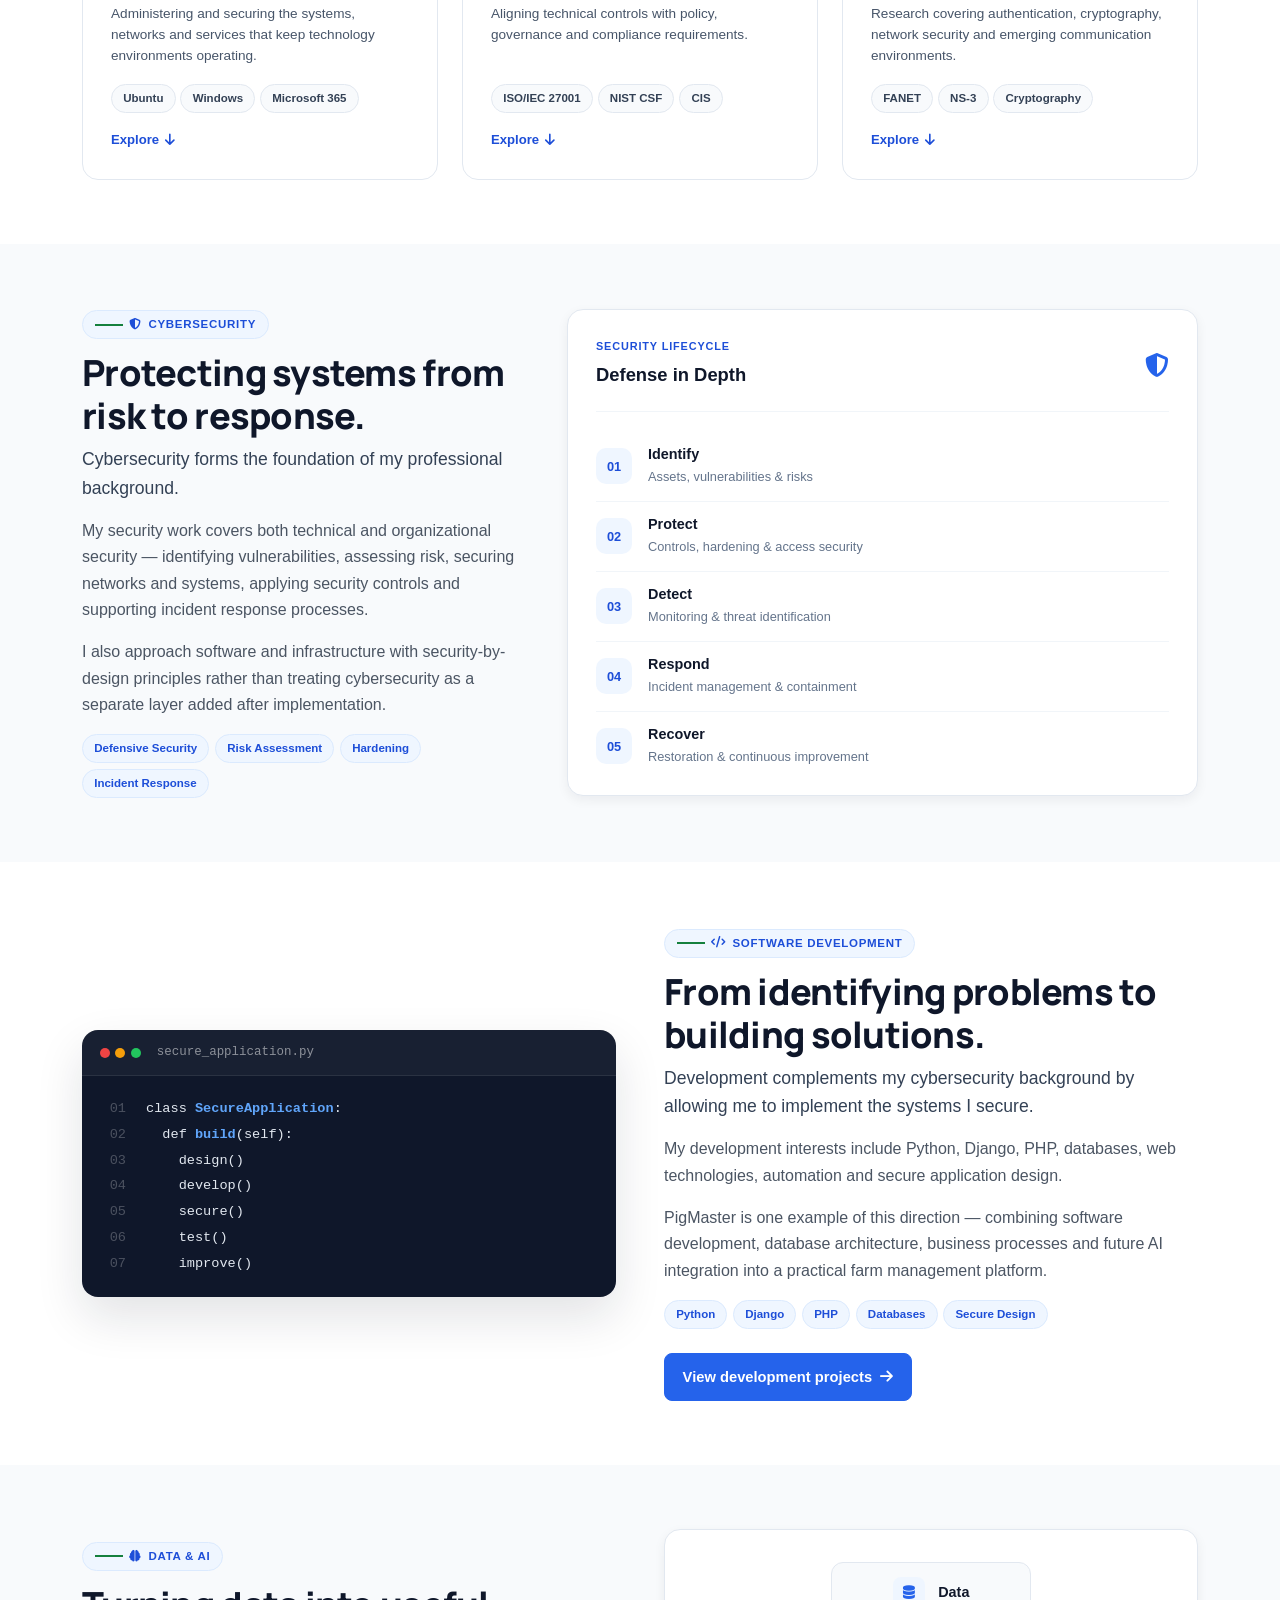
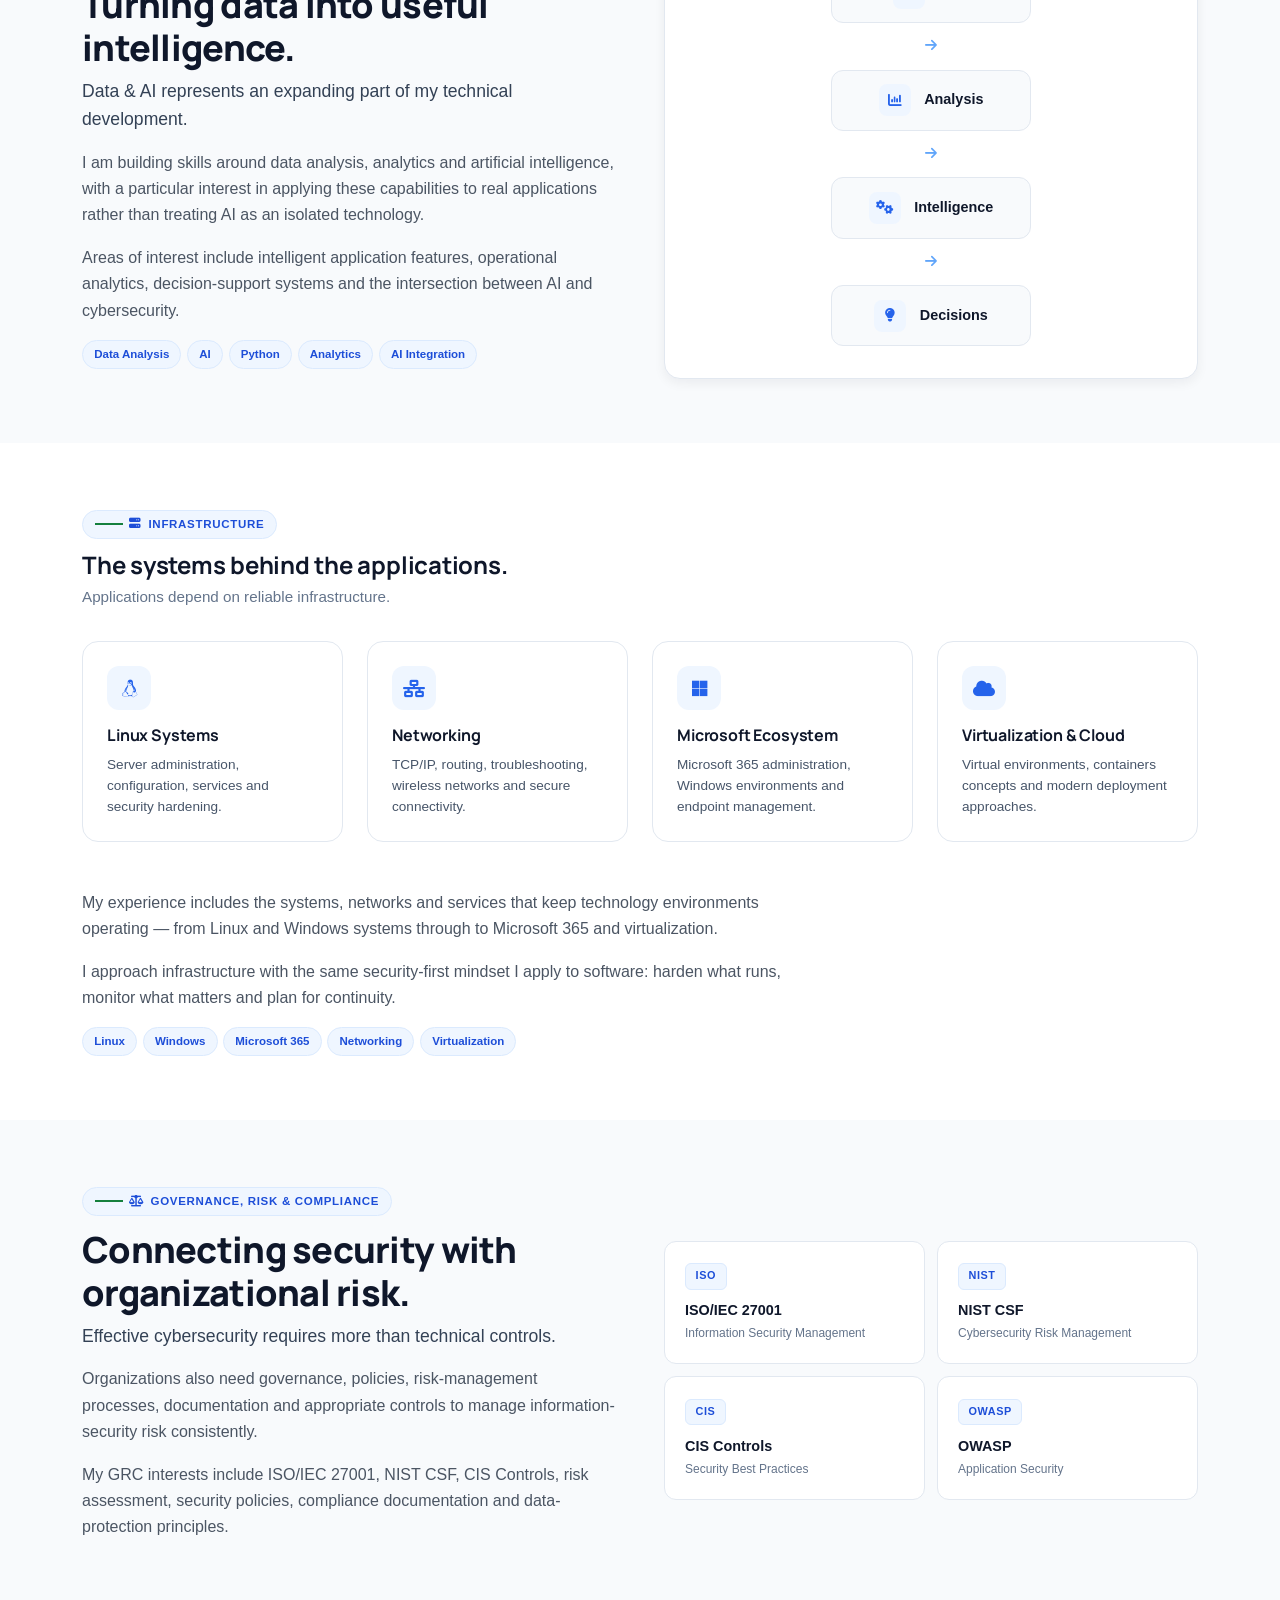
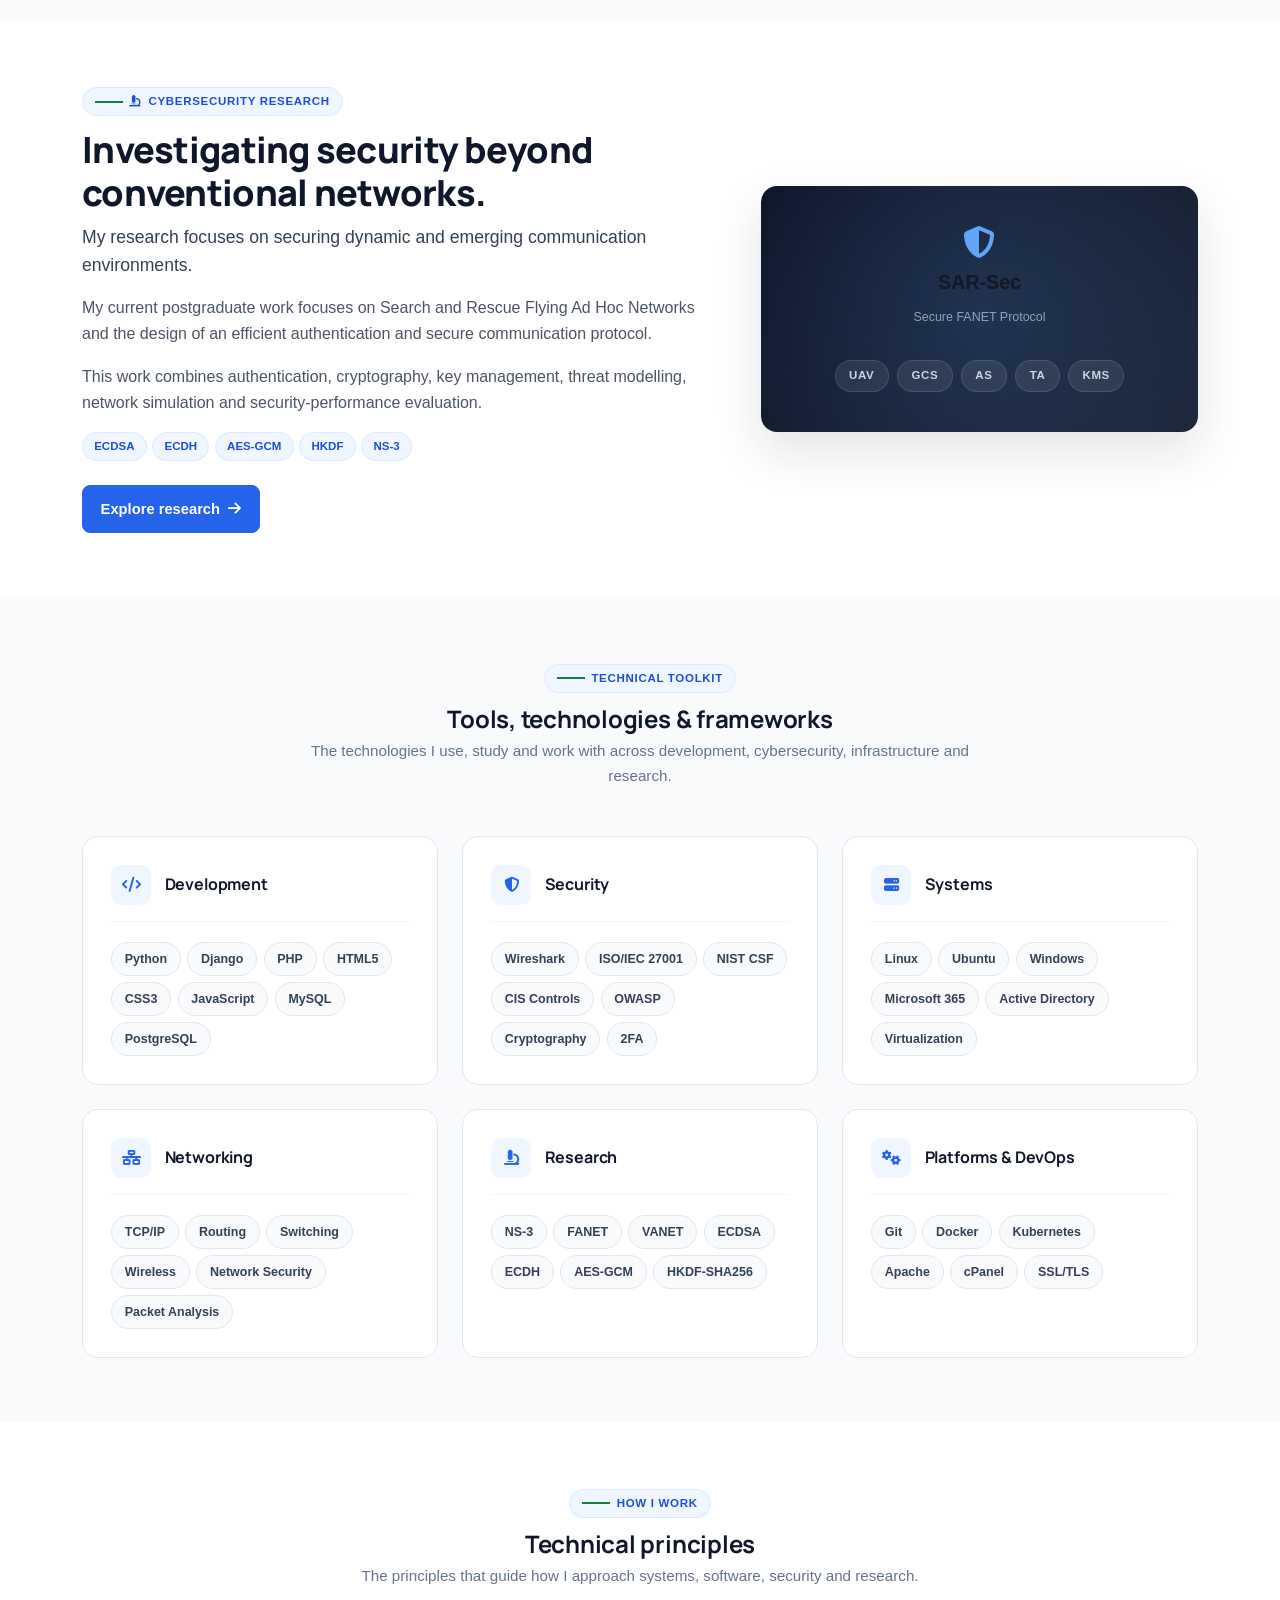
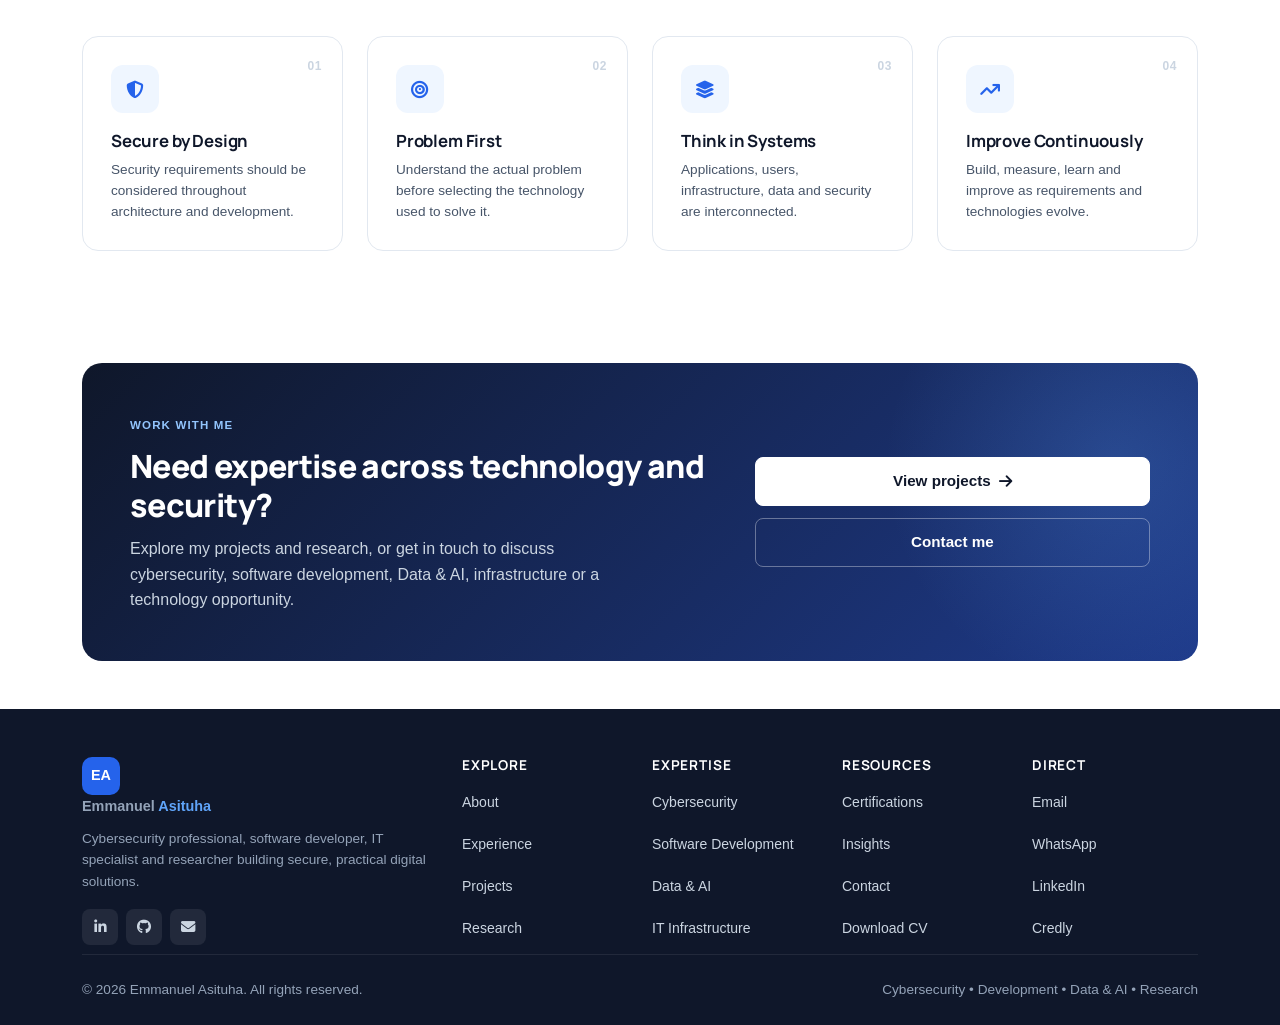
<file: expertise.html>
<!DOCTYPE html>
<html lang="en">

<head>

    <meta charset="UTF-8">

    <meta name="viewport" content="width=device-width, initial-scale=1.0">

    <title>Expertise | Emmanuel Asituha</title>

    <meta name="description" content="Cybersecurity, software development, Data & AI, IT infrastructure, GRC and security research — the core technical capabilities Emmanuel Asituha works across.">

    <meta name="author" content="Emmanuel Asituha">

    <meta name="robots" content="index, follow">

    <meta name="theme-color" content="#ffffff">

    <link rel="canonical" href="https://emmanuelasituha.com/expertise.html">

    <!-- Open Graph -->
    <meta property="og:type" content="website">

    <meta property="og:url" content="https://emmanuelasituha.com/expertise.html">

    <meta property="og:site_name" content="Emmanuel Asituha">

    <meta property="og:title" content="Expertise | Emmanuel Asituha">

    <meta property="og:description" content="Cybersecurity, software development, Data & AI, IT infrastructure, GRC and security research — the core technical capabilities Emmanuel Asituha works across.">

    <meta property="og:image" content="https://emmanuelasituha.com/assets/images/og-default.jpg">

    <meta property="og:locale" content="en_US">

    <!-- Twitter -->
    <meta name="twitter:card" content="summary_large_image">

    <meta name="twitter:title" content="Expertise | Emmanuel Asituha">

    <meta name="twitter:description" content="Cybersecurity, software development, Data & AI, IT infrastructure, GRC and security research — the core technical capabilities Emmanuel Asituha works across.">

    <meta name="twitter:image" content="https://emmanuelasituha.com/assets/images/og-default.jpg">

    <!-- Bootstrap -->
    <link
        href="https://cdn.jsdelivr.net/npm/bootstrap@5.3.3/dist/css/bootstrap.min.css"
        rel="stylesheet"
        integrity="sha384-QWTKZyjpPEjISv5WaRU9OFeRpok6YctnYmDr5pNlyT2bRjXh0JMhjY6hW+ALEwIH"
        crossorigin="anonymous"
    >

    <!-- Font Awesome -->
    <link
        rel="stylesheet"
        href="https://cdnjs.cloudflare.com/ajax/libs/font-awesome/6.7.2/css/all.min.css"
        referrerpolicy="no-referrer"
    >

    <!-- Base site styles -->
    <link rel="stylesheet" href="assets/css/style.css">

    <!-- Expertise CSS -->
    <link rel="stylesheet" href="assets/css/expertise.css">

    <!-- Structured data -->
    <script type="application/ld+json">
    {
        "@context": "https://schema.org",
        "@type": "Person",
        "name": "Emmanuel Asituha",
        "url": "https://emmanuelasituha.com",
        "jobTitle": "Cybersecurity Professional, Software Developer & Researcher",
        "sameAs": [
            "https://linkedin.com/in/emmanuel-asituha",
            "https://github.com/Jeastco"
        ]
    }
    </script>

</head>


<body class="expertise-page">


<a class="skip-link" href="#main-content">Skip to main content</a>


<!-- =========================================================
     NAVIGATION
========================================================= -->

<header class="navbar" id="site-navbar">

    <div class="nav-container">

        <a
            href="index.html"
            class="logo"
            aria-label="Emmanuel Asituha — Homepage"
        >

            <span class="logo-mark" aria-hidden="true">EA</span>

            <span class="logo-name">
                Emmanuel
                <strong>Asituha</strong>
            </span>

        </a>


        <nav
            class="nav-links"
            id="main-navigation"
            aria-label="Main navigation"
        >

            <a href="index.html" class="nav-link">Home</a>

            <a href="about.html" class="nav-link">About</a>

            <a href="expertise.html" class="nav-link active" aria-current="page">Expertise</a>

            <a href="experience.html" class="nav-link">Experience</a>

            <a href="projects.html" class="nav-link">Projects</a>

            <a href="research.html" class="nav-link">Research</a>

            <a href="blog.html" class="nav-link">Insights</a>


            <a href="contact.html" class="btn btn-primary">
                Let's Talk
            </a>

        </nav>


        <button
            class="menu-toggle"
            type="button"
            aria-label="Open navigation menu"
            aria-expanded="false"
            aria-controls="main-navigation"
        >
            <span></span><span></span><span></span>
        </button>

    </div>

</header>



<main id="main-content">


<!-- =========================================================
     HERO
========================================================= -->

<section class="expertise-hero" aria-labelledby="expertise-hero-heading">

    <div class="container">

        <div class="row align-items-center g-5">

            <div class="col-lg-6">

                <span class="badge-soft">
                    <span class="badge-dot" aria-hidden="true"></span>
                    Technical Expertise
                </span>


                <h1 id="expertise-hero-heading" class="expertise-hero__title">
                    Technology expertise with
                    <span class="text-accent">security at the core.</span>
                </h1>


                <p class="expertise-hero__lead">
                    My expertise combines cybersecurity, software
                    development, Data &amp; AI, IT infrastructure,
                    governance and security research.
                </p>


                <p class="expertise-hero__text">
                    This multidisciplinary approach lets me understand
                    technology from several perspectives — how it is
                    built, how it operates, how it can fail, how it
                    should be protected and how it can be improved.
                </p>


                <div class="expertise-hero__actions">

                    <a href="#domains" class="btn btn-primary btn-lg">
                        Explore expertise
                        <i class="fa-solid fa-arrow-down" aria-hidden="true"></i>
                    </a>

                    <a href="projects.html" class="btn btn-outline-primary btn-lg">
                        View my work
                    </a>

                </div>

            </div>


            <div class="col-lg-6">

                <div class="expertise-orbit" aria-hidden="true">

                    <div class="expertise-orbit__core">
                        <i class="fa-solid fa-layer-group"></i>
                        <strong>Technology</strong>
                        <span>Integrated Expertise</span>
                    </div>


                    <div class="expertise-orbit__item expertise-orbit__item--security">
                        <i class="fa-solid fa-shield-halved"></i>
                        <span>Security</span>
                    </div>

                    <div class="expertise-orbit__item expertise-orbit__item--development">
                        <i class="fa-solid fa-code"></i>
                        <span>Development</span>
                    </div>

                    <div class="expertise-orbit__item expertise-orbit__item--ai">
                        <i class="fa-solid fa-brain"></i>
                        <span>Data &amp; AI</span>
                    </div>

                    <div class="expertise-orbit__item expertise-orbit__item--infrastructure">
                        <i class="fa-solid fa-server"></i>
                        <span>Infrastructure</span>
                    </div>

                    <div class="expertise-orbit__item expertise-orbit__item--research">
                        <i class="fa-solid fa-microscope"></i>
                        <span>Research</span>
                    </div>

                </div>

            </div>

        </div>

    </div>

</section>



<!-- =========================================================
     CAPABILITY STRIP
========================================================= -->

<section class="capability-strip" aria-label="Capability areas">

    <div class="container">

        <div class="row g-3">

            <div class="col-6 col-md-4 col-lg">

                <div class="capability-item">

                    <span class="capability-item__icon" aria-hidden="true">
                        <i class="fa-solid fa-shield-halved"></i>
                    </span>

                    <div>
                        <strong>Cybersecurity</strong>
                        <span>Protect</span>
                    </div>

                </div>

            </div>

            <div class="col-6 col-md-4 col-lg">

                <div class="capability-item">

                    <span class="capability-item__icon" aria-hidden="true">
                        <i class="fa-solid fa-code"></i>
                    </span>

                    <div>
                        <strong>Development</strong>
                        <span>Build</span>
                    </div>

                </div>

            </div>

            <div class="col-6 col-md-4 col-lg">

                <div class="capability-item">

                    <span class="capability-item__icon" aria-hidden="true">
                        <i class="fa-solid fa-brain"></i>
                    </span>

                    <div>
                        <strong>Data &amp; AI</strong>
                        <span>Analyse</span>
                    </div>

                </div>

            </div>

            <div class="col-6 col-md-4 col-lg">

                <div class="capability-item">

                    <span class="capability-item__icon" aria-hidden="true">
                        <i class="fa-solid fa-server"></i>
                    </span>

                    <div>
                        <strong>Infrastructure</strong>
                        <span>Operate</span>
                    </div>

                </div>

            </div>

            <div class="col-6 col-md-4 col-lg">

                <div class="capability-item">

                    <span class="capability-item__icon" aria-hidden="true">
                        <i class="fa-solid fa-microscope"></i>
                    </span>

                    <div>
                        <strong>Research</strong>
                        <span>Innovate</span>
                    </div>

                </div>

            </div>

        </div>

    </div>

</section>



<!-- =========================================================
     DOMAINS GRID
========================================================= -->

<section class="section" id="domains" aria-labelledby="domains-heading">

    <div class="container">

        <header class="section-head section-head--center">

            <span class="section-label">Core Expertise</span>

            <h2 id="domains-heading" class="section-title">
                Six interconnected areas
            </h2>

            <p class="section-desc">
                Each domain stands on its own — but they're strongest
                when applied together.
            </p>

        </header>


        <div class="row g-4">

            <!-- 01 Cybersecurity -->
            <div class="col-md-6 col-lg-4">

                <a href="#cybersecurity" class="domain-card">

                    <div class="domain-card__top">

                        <span class="domain-card__icon" aria-hidden="true">
                            <i class="fa-solid fa-shield-halved"></i>
                        </span>

                        <span class="domain-card__number">
                            01
                        </span>

                    </div>

                    <p class="domain-card__category">
                        SECURITY
                    </p>

                    <h3>Cybersecurity</h3>

                    <p class="domain-card__lead">
                        Protecting systems, networks and digital assets.
                    </p>

                    <p class="domain-card__text">
                        Preventive, detective and responsive security controls applied across people, processes and technology.
                    </p>

                    <div class="domain-card__tags">

                        <span class="chip">NIST CSF</span>
                        <span class="chip">ISO 27001</span>
                        <span class="chip">CIS Controls</span>

                    </div>

                    <span class="domain-card__cta">
                        Explore
                        <i class="fa-solid fa-arrow-down" aria-hidden="true"></i>
                    </span>

                </a>

            </div>

            <!-- 02 Software Development -->
            <div class="col-md-6 col-lg-4">

                <a href="#development" class="domain-card">

                    <div class="domain-card__top">

                        <span class="domain-card__icon" aria-hidden="true">
                            <i class="fa-solid fa-code"></i>
                        </span>

                        <span class="domain-card__number">
                            02
                        </span>

                    </div>

                    <p class="domain-card__category">
                        ENGINEERING
                    </p>

                    <h3>Software Development</h3>

                    <p class="domain-card__lead">
                        Building applications that solve real problems.
                    </p>

                    <p class="domain-card__text">
                        Designing and developing web applications, backend systems, databases and automation.
                    </p>

                    <div class="domain-card__tags">

                        <span class="chip">Python</span>
                        <span class="chip">Django</span>
                        <span class="chip">PHP</span>

                    </div>

                    <span class="domain-card__cta">
                        Explore
                        <i class="fa-solid fa-arrow-down" aria-hidden="true"></i>
                    </span>

                </a>

            </div>

            <!-- 03 Data & AI -->
            <div class="col-md-6 col-lg-4">

                <a href="#data-ai" class="domain-card">

                    <div class="domain-card__top">

                        <span class="domain-card__icon" aria-hidden="true">
                            <i class="fa-solid fa-brain"></i>
                        </span>

                        <span class="domain-card__number">
                            03
                        </span>

                    </div>

                    <p class="domain-card__category">
                        EMERGING TECHNOLOGY
                    </p>

                    <h3>Data &amp; Artificial Intelligence</h3>

                    <p class="domain-card__lead">
                        Turning data into useful intelligence.
                    </p>

                    <p class="domain-card__text">
                        Data analysis and AI capabilities applied to software, analytics and decision-support systems.
                    </p>

                    <div class="domain-card__tags">

                        <span class="chip">Data</span>
                        <span class="chip">AI</span>
                        <span class="chip">Python</span>

                    </div>

                    <span class="domain-card__cta">
                        Explore
                        <i class="fa-solid fa-arrow-down" aria-hidden="true"></i>
                    </span>

                </a>

            </div>

            <!-- 04 Infrastructure -->
            <div class="col-md-6 col-lg-4">

                <a href="#infrastructure" class="domain-card">

                    <div class="domain-card__top">

                        <span class="domain-card__icon" aria-hidden="true">
                            <i class="fa-solid fa-server"></i>
                        </span>

                        <span class="domain-card__number">
                            04
                        </span>

                    </div>

                    <p class="domain-card__category">
                        INFRASTRUCTURE
                    </p>

                    <h3>Systems &amp; Network Infrastructure</h3>

                    <p class="domain-card__lead">
                        Supporting the infrastructure behind modern organizations.
                    </p>

                    <p class="domain-card__text">
                        Administering and securing the systems, networks and services that keep technology environments operating.
                    </p>

                    <div class="domain-card__tags">

                        <span class="chip">Ubuntu</span>
                        <span class="chip">Windows</span>
                        <span class="chip">Microsoft 365</span>

                    </div>

                    <span class="domain-card__cta">
                        Explore
                        <i class="fa-solid fa-arrow-down" aria-hidden="true"></i>
                    </span>

                </a>

            </div>

            <!-- 05 GRC -->
            <div class="col-md-6 col-lg-4">

                <a href="#grc" class="domain-card">

                    <div class="domain-card__top">

                        <span class="domain-card__icon" aria-hidden="true">
                            <i class="fa-solid fa-scale-balanced"></i>
                        </span>

                        <span class="domain-card__number">
                            05
                        </span>

                    </div>

                    <p class="domain-card__category">
                        GOVERNANCE
                    </p>

                    <h3>Governance, Risk &amp; Compliance</h3>

                    <p class="domain-card__lead">
                        Connecting security with organizational risk.
                    </p>

                    <p class="domain-card__text">
                        Aligning technical controls with policy, governance and compliance requirements.
                    </p>

                    <div class="domain-card__tags">

                        <span class="chip">ISO/IEC 27001</span>
                        <span class="chip">NIST CSF</span>
                        <span class="chip">CIS</span>

                    </div>

                    <span class="domain-card__cta">
                        Explore
                        <i class="fa-solid fa-arrow-down" aria-hidden="true"></i>
                    </span>

                </a>

            </div>

            <!-- 06 Research -->
            <div class="col-md-6 col-lg-4">

                <a href="#research" class="domain-card">

                    <div class="domain-card__top">

                        <span class="domain-card__icon" aria-hidden="true">
                            <i class="fa-solid fa-microscope"></i>
                        </span>

                        <span class="domain-card__number">
                            06
                        </span>

                    </div>

                    <p class="domain-card__category">
                        RESEARCH
                    </p>

                    <h3>Cybersecurity Research</h3>

                    <p class="domain-card__lead">
                        Investigating security beyond conventional networks.
                    </p>

                    <p class="domain-card__text">
                        Research covering authentication, cryptography, network security and emerging communication environments.
                    </p>

                    <div class="domain-card__tags">

                        <span class="chip">FANET</span>
                        <span class="chip">NS-3</span>
                        <span class="chip">Cryptography</span>

                    </div>

                    <span class="domain-card__cta">
                        Explore
                        <i class="fa-solid fa-arrow-down" aria-hidden="true"></i>
                    </span>

                </a>

            </div>

        </div>

    </div>

</section>



<!-- =========================================================
     DEEP DIVE — CYBERSECURITY (cycle layout)
========================================================= -->

<section class="section section--muted" id="cybersecurity-deep" aria-labelledby="cybersecurity-deep-heading">

    <div class="container">

        <div class="row g-5 align-items-center">

            <div class="col-lg-5">

                <span class="section-label">
                    <i class="fa-solid fa-shield-halved"></i>
                    Cybersecurity
                </span>

                <h2 id="cybersecurity-deep-heading" class="section-title">
                    Protecting systems from risk to response.
                </h2>

                <p class="lead-text">Cybersecurity forms the foundation of my professional background.</p>

                <p>My security work covers both technical and organizational security — identifying vulnerabilities, assessing risk, securing networks and systems, applying security controls and supporting incident response processes.</p>

                <p>I also approach software and infrastructure with security-by-design principles rather than treating cybersecurity as a separate layer added after implementation.</p>

                <div class="tag-row mt-3">

                    <span class="chip chip--accent">Defensive Security</span>
                    <span class="chip chip--accent">Risk Assessment</span>
                    <span class="chip chip--accent">Hardening</span>
                    <span class="chip chip--accent">Incident Response</span>

                </div>

            </div>


            <div class="col-lg-7">

                <div class="cycle-panel">

                    <div class="cycle-panel__header">

                        <div>
                            <span class="cycle-panel__eyebrow">SECURITY LIFECYCLE</span>
                            <strong>Defense in Depth</strong>
                        </div>

                        <i class="fa-solid fa-shield-halved" aria-hidden="true"></i>

                    </div>

                    <div class="cycle-step">

                        <span class="cycle-step__num">
                            01
                        </span>

                        <div>
                            <strong>Identify</strong>
                            <span>Assets, vulnerabilities &amp; risks</span>
                        </div>

                    </div>

                    <div class="cycle-step">

                        <span class="cycle-step__num">
                            02
                        </span>

                        <div>
                            <strong>Protect</strong>
                            <span>Controls, hardening &amp; access security</span>
                        </div>

                    </div>

                    <div class="cycle-step">

                        <span class="cycle-step__num">
                            03
                        </span>

                        <div>
                            <strong>Detect</strong>
                            <span>Monitoring &amp; threat identification</span>
                        </div>

                    </div>

                    <div class="cycle-step">

                        <span class="cycle-step__num">
                            04
                        </span>

                        <div>
                            <strong>Respond</strong>
                            <span>Incident management &amp; containment</span>
                        </div>

                    </div>

                    <div class="cycle-step">

                        <span class="cycle-step__num">
                            05
                        </span>

                        <div>
                            <strong>Recover</strong>
                            <span>Restoration &amp; continuous improvement</span>
                        </div>

                    </div>

                </div>

            </div>

        </div>

    </div>

</section>



<!-- =========================================================
     DEEP DIVE — DEVELOPMENT (code window)
========================================================= -->

<section class="section" id="development-deep" aria-labelledby="development-deep-heading">

    <div class="container">

        <div class="row g-5 align-items-center">

            <div class="col-lg-6 order-lg-2">

                <span class="section-label">
                    <i class="fa-solid fa-code"></i>
                    Software Development
                </span>

                <h2 id="development-deep-heading" class="section-title">
                    From identifying problems to building solutions.
                </h2>

                <p class="lead-text">Development complements my cybersecurity background by allowing me to implement the systems I secure.</p>

                <p>My development interests include Python, Django, PHP, databases, web technologies, automation and secure application design.</p>

                <p>PigMaster is one example of this direction — combining software development, database architecture, business processes and future AI integration into a practical farm management platform.</p>

                <div class="tag-row mt-3">

                    <span class="chip chip--accent">Python</span>
                    <span class="chip chip--accent">Django</span>
                    <span class="chip chip--accent">PHP</span>
                    <span class="chip chip--accent">Databases</span>
                    <span class="chip chip--accent">Secure Design</span>

                </div>

                <div class="mt-4">

                    <a href="projects.html" class="btn btn-primary">
                        View development projects
                        <i class="fa-solid fa-arrow-right" aria-hidden="true"></i>
                    </a>

                </div>

            </div>


            <div class="col-lg-6 order-lg-1">

                <div class="code-window" aria-hidden="true">

                    <div class="code-window__head">

                        <div class="window-dots">
                            <span></span><span></span><span></span>
                        </div>

                        <span>secure_application.py</span>

                    </div>

                    <div class="code-window__body">

                        <div class="code-line">
                            <span class="code-num">01</span>
                            <span>class <em>SecureApplication</em>:</span>
                        </div>

                        <div class="code-line">
                            <span class="code-num">02</span>
                            <span>&nbsp;&nbsp;def <em>build</em>(self):</span>
                        </div>

                        <div class="code-line">
                            <span class="code-num">03</span>
                            <span>&nbsp;&nbsp;&nbsp;&nbsp;design()</span>
                        </div>

                        <div class="code-line">
                            <span class="code-num">04</span>
                            <span>&nbsp;&nbsp;&nbsp;&nbsp;develop()</span>
                        </div>

                        <div class="code-line">
                            <span class="code-num">05</span>
                            <span>&nbsp;&nbsp;&nbsp;&nbsp;secure()</span>
                        </div>

                        <div class="code-line">
                            <span class="code-num">06</span>
                            <span>&nbsp;&nbsp;&nbsp;&nbsp;test()</span>
                        </div>

                        <div class="code-line">
                            <span class="code-num">07</span>
                            <span>&nbsp;&nbsp;&nbsp;&nbsp;improve()</span>
                        </div>

                    </div>

                </div>

            </div>

        </div>

    </div>

</section>



<!-- =========================================================
     DEEP DIVE — DATA & AI (flow)
========================================================= -->

<section class="section section--muted" id="data-ai-deep" aria-labelledby="data-ai-deep-heading">

    <div class="container">

        <div class="row g-5 align-items-center">

            <div class="col-lg-6">

                <span class="section-label">
                    <i class="fa-solid fa-brain"></i>
                    Data &amp; AI
                </span>

                <h2 id="data-ai-deep-heading" class="section-title">
                    Turning data into useful intelligence.
                </h2>

                <p class="lead-text">Data &amp; AI represents an expanding part of my technical development.</p>

                <p>I am building skills around data analysis, analytics and artificial intelligence, with a particular interest in applying these capabilities to real applications rather than treating AI as an isolated technology.</p>

                <p>Areas of interest include intelligent application features, operational analytics, decision-support systems and the intersection between AI and cybersecurity.</p>

                <div class="tag-row mt-3">

                    <span class="chip chip--accent">Data Analysis</span>
                    <span class="chip chip--accent">AI</span>
                    <span class="chip chip--accent">Python</span>
                    <span class="chip chip--accent">Analytics</span>
                    <span class="chip chip--accent">AI Integration</span>

                </div>

            </div>


            <div class="col-lg-6">

                <div class="ai-flow">

                    <div class="ai-flow__step">

                        <span class="ai-flow__icon">
                            <i class="fa-solid fa-database"></i>
                        </span>

                        <strong>Data</strong>

                    </div>

                    <div class="ai-flow__arrow" aria-hidden="true">
                        <i class="fa-solid fa-arrow-right"></i>
                    </div>

                    <div class="ai-flow__step">

                        <span class="ai-flow__icon">
                            <i class="fa-solid fa-chart-column"></i>
                        </span>

                        <strong>Analysis</strong>

                    </div>

                    <div class="ai-flow__arrow" aria-hidden="true">
                        <i class="fa-solid fa-arrow-right"></i>
                    </div>

                    <div class="ai-flow__step">

                        <span class="ai-flow__icon">
                            <i class="fa-solid fa-gears"></i>
                        </span>

                        <strong>Intelligence</strong>

                    </div>

                    <div class="ai-flow__arrow" aria-hidden="true">
                        <i class="fa-solid fa-arrow-right"></i>
                    </div>

                    <div class="ai-flow__step">

                        <span class="ai-flow__icon">
                            <i class="fa-solid fa-lightbulb"></i>
                        </span>

                        <strong>Decisions</strong>

                    </div>

                </div>

            </div>

        </div>

    </div>

</section>



<!-- =========================================================
     DEEP DIVE — INFRASTRUCTURE (cards)
========================================================= -->

<section class="section" id="infrastructure-deep" aria-labelledby="infrastructure-deep-heading">

    <div class="container">

        <header class="section-head">

            <span class="section-label">
                <i class="fa-solid fa-server"></i>
                Infrastructure
            </span>

            <h2 id="infrastructure-deep-heading" class="section-title">
                The systems behind the applications.
            </h2>

            <p class="section-desc">Applications depend on reliable infrastructure.</p>

        </header>


        <div class="row g-4 mb-5">

            <div class="col-md-6 col-lg-3">

                <div class="infra-card">

                    <span class="infra-card__icon" aria-hidden="true">
                        <i class="fa-brands fa-linux"></i>
                    </span>

                    <h3>Linux Systems</h3>

                    <p>Server administration, configuration, services and security hardening.</p>

                </div>

            </div>

            <div class="col-md-6 col-lg-3">

                <div class="infra-card">

                    <span class="infra-card__icon" aria-hidden="true">
                        <i class="fa-solid fa-network-wired"></i>
                    </span>

                    <h3>Networking</h3>

                    <p>TCP/IP, routing, troubleshooting, wireless networks and secure connectivity.</p>

                </div>

            </div>

            <div class="col-md-6 col-lg-3">

                <div class="infra-card">

                    <span class="infra-card__icon" aria-hidden="true">
                        <i class="fa-brands fa-microsoft"></i>
                    </span>

                    <h3>Microsoft Ecosystem</h3>

                    <p>Microsoft 365 administration, Windows environments and endpoint management.</p>

                </div>

            </div>

            <div class="col-md-6 col-lg-3">

                <div class="infra-card">

                    <span class="infra-card__icon" aria-hidden="true">
                        <i class="fa-solid fa-cloud"></i>
                    </span>

                    <h3>Virtualization &amp; Cloud</h3>

                    <p>Virtual environments, containers concepts and modern deployment approaches.</p>

                </div>

            </div>

        </div>


        <div class="row">

            <div class="col-lg-8">

                <p>My experience includes the systems, networks and services that keep technology environments operating — from Linux and Windows systems through to Microsoft 365 and virtualization.</p>

                <p>I approach infrastructure with the same security-first mindset I apply to software: harden what runs, monitor what matters and plan for continuity.</p>

                <div class="tag-row mt-3">

                    <span class="chip chip--accent">Linux</span>
                    <span class="chip chip--accent">Windows</span>
                    <span class="chip chip--accent">Microsoft 365</span>
                    <span class="chip chip--accent">Networking</span>
                    <span class="chip chip--accent">Virtualization</span>

                </div>

            </div>

        </div>

    </div>

</section>



<!-- =========================================================
     DEEP DIVE — GRC (frameworks)
========================================================= -->

<section class="section section--muted" id="grc-deep" aria-labelledby="grc-deep-heading">

    <div class="container">

        <div class="row g-5 align-items-center">

            <div class="col-lg-6">

                <span class="section-label">
                    <i class="fa-solid fa-scale-balanced"></i>
                    Governance, Risk &amp; Compliance
                </span>

                <h2 id="grc-deep-heading" class="section-title">
                    Connecting security with organizational risk.
                </h2>

                <p class="lead-text">Effective cybersecurity requires more than technical controls.</p>

                <p>Organizations also need governance, policies, risk-management processes, documentation and appropriate controls to manage information-security risk consistently.</p>

                <p>My GRC interests include ISO/IEC 27001, NIST CSF, CIS Controls, risk assessment, security policies, compliance documentation and data-protection principles.</p>

            </div>


            <div class="col-lg-6">

                <div class="framework-grid">

                    <div class="framework-card">

                        <span class="framework-card__code">
                            ISO
                        </span>

                        <strong>ISO/IEC 27001</strong>

                        <small>Information Security Management</small>

                    </div>

                    <div class="framework-card">

                        <span class="framework-card__code">
                            NIST
                        </span>

                        <strong>NIST CSF</strong>

                        <small>Cybersecurity Risk Management</small>

                    </div>

                    <div class="framework-card">

                        <span class="framework-card__code">
                            CIS
                        </span>

                        <strong>CIS Controls</strong>

                        <small>Security Best Practices</small>

                    </div>

                    <div class="framework-card">

                        <span class="framework-card__code">
                            OWASP
                        </span>

                        <strong>OWASP</strong>

                        <small>Application Security</small>

                    </div>

                </div>

            </div>

        </div>

    </div>

</section>



<!-- =========================================================
     DEEP DIVE — RESEARCH (default layout)
========================================================= -->

<section class="section" id="research-deep" aria-labelledby="research-deep-heading">

    <div class="container">

        <div class="row g-5 align-items-center">

            <div class="col-lg-7">

                <span class="section-label">
                    <i class="fa-solid fa-microscope"></i>
                    Cybersecurity Research
                </span>

                <h2 id="research-deep-heading" class="section-title">
                    Investigating security beyond conventional networks.
                </h2>

                <p class="lead-text">My research focuses on securing dynamic and emerging communication environments.</p>

                <p>My current postgraduate work focuses on Search and Rescue Flying Ad Hoc Networks and the design of an efficient authentication and secure communication protocol.</p>

                <p>This work combines authentication, cryptography, key management, threat modelling, network simulation and security-performance evaluation.</p>

                <div class="tag-row mt-3">

                    <span class="chip chip--accent">ECDSA</span>
                    <span class="chip chip--accent">ECDH</span>
                    <span class="chip chip--accent">AES-GCM</span>
                    <span class="chip chip--accent">HKDF</span>
                    <span class="chip chip--accent">NS-3</span>

                </div>

                <div class="mt-4">

                    <a href="research.html" class="btn btn-primary">
                        Explore research
                        <i class="fa-solid fa-arrow-right" aria-hidden="true"></i>
                    </a>

                </div>

            </div>


            <div class="col-lg-5">

                <div class="research-preview">

                    <div class="research-preview__core">
                        <i class="fa-solid fa-shield-halved" aria-hidden="true"></i>
                        <strong>SAR-Sec</strong>
                        <span>Secure FANET Protocol</span>
                    </div>

                    <div class="research-preview__nodes">

                        <span>UAV</span>
                        <span>GCS</span>
                        <span>AS</span>
                        <span>TA</span>
                        <span>KMS</span>

                    </div>

                </div>

            </div>

        </div>

    </div>

</section>



<!-- =========================================================
     TECH STACK
========================================================= -->

<section class="section section--muted" aria-labelledby="stack-heading">

    <div class="container">

        <header class="section-head section-head--center">

            <span class="section-label">Technical Toolkit</span>

            <h2 id="stack-heading" class="section-title">
                Tools, technologies &amp; frameworks
            </h2>

            <p class="section-desc">
                The technologies I use, study and work with across
                development, cybersecurity, infrastructure and research.
            </p>

        </header>


        <div class="row g-4">

            <div class="col-md-6 col-lg-4">

                <div class="stack-card">

                    <div class="stack-card__head">

                        <span class="stack-card__icon" aria-hidden="true">
                            <i class="fa-solid fa-code"></i>
                        </span>

                        <h3>Development</h3>

                    </div>

                    <div class="stack-card__items">

                        <span class="stack-chip">Python</span>
                        <span class="stack-chip">Django</span>
                        <span class="stack-chip">PHP</span>
                        <span class="stack-chip">HTML5</span>
                        <span class="stack-chip">CSS3</span>
                        <span class="stack-chip">JavaScript</span>
                        <span class="stack-chip">MySQL</span>
                        <span class="stack-chip">PostgreSQL</span>

                    </div>

                </div>

            </div>

            <div class="col-md-6 col-lg-4">

                <div class="stack-card">

                    <div class="stack-card__head">

                        <span class="stack-card__icon" aria-hidden="true">
                            <i class="fa-solid fa-shield-halved"></i>
                        </span>

                        <h3>Security</h3>

                    </div>

                    <div class="stack-card__items">

                        <span class="stack-chip">Wireshark</span>
                        <span class="stack-chip">ISO/IEC 27001</span>
                        <span class="stack-chip">NIST CSF</span>
                        <span class="stack-chip">CIS Controls</span>
                        <span class="stack-chip">OWASP</span>
                        <span class="stack-chip">Cryptography</span>
                        <span class="stack-chip">2FA</span>

                    </div>

                </div>

            </div>

            <div class="col-md-6 col-lg-4">

                <div class="stack-card">

                    <div class="stack-card__head">

                        <span class="stack-card__icon" aria-hidden="true">
                            <i class="fa-solid fa-server"></i>
                        </span>

                        <h3>Systems</h3>

                    </div>

                    <div class="stack-card__items">

                        <span class="stack-chip">Linux</span>
                        <span class="stack-chip">Ubuntu</span>
                        <span class="stack-chip">Windows</span>
                        <span class="stack-chip">Microsoft 365</span>
                        <span class="stack-chip">Active Directory</span>
                        <span class="stack-chip">Virtualization</span>

                    </div>

                </div>

            </div>

            <div class="col-md-6 col-lg-4">

                <div class="stack-card">

                    <div class="stack-card__head">

                        <span class="stack-card__icon" aria-hidden="true">
                            <i class="fa-solid fa-network-wired"></i>
                        </span>

                        <h3>Networking</h3>

                    </div>

                    <div class="stack-card__items">

                        <span class="stack-chip">TCP/IP</span>
                        <span class="stack-chip">Routing</span>
                        <span class="stack-chip">Switching</span>
                        <span class="stack-chip">Wireless</span>
                        <span class="stack-chip">Network Security</span>
                        <span class="stack-chip">Packet Analysis</span>

                    </div>

                </div>

            </div>

            <div class="col-md-6 col-lg-4">

                <div class="stack-card">

                    <div class="stack-card__head">

                        <span class="stack-card__icon" aria-hidden="true">
                            <i class="fa-solid fa-microscope"></i>
                        </span>

                        <h3>Research</h3>

                    </div>

                    <div class="stack-card__items">

                        <span class="stack-chip">NS-3</span>
                        <span class="stack-chip">FANET</span>
                        <span class="stack-chip">VANET</span>
                        <span class="stack-chip">ECDSA</span>
                        <span class="stack-chip">ECDH</span>
                        <span class="stack-chip">AES-GCM</span>
                        <span class="stack-chip">HKDF-SHA256</span>

                    </div>

                </div>

            </div>

            <div class="col-md-6 col-lg-4">

                <div class="stack-card">

                    <div class="stack-card__head">

                        <span class="stack-card__icon" aria-hidden="true">
                            <i class="fa-solid fa-gears"></i>
                        </span>

                        <h3>Platforms &amp; DevOps</h3>

                    </div>

                    <div class="stack-card__items">

                        <span class="stack-chip">Git</span>
                        <span class="stack-chip">Docker</span>
                        <span class="stack-chip">Kubernetes</span>
                        <span class="stack-chip">Apache</span>
                        <span class="stack-chip">cPanel</span>
                        <span class="stack-chip">SSL/TLS</span>

                    </div>

                </div>

            </div>

        </div>

    </div>

</section>



<!-- =========================================================
     PRINCIPLES
========================================================= -->

<section class="section" aria-labelledby="principles-heading">

    <div class="container">

        <header class="section-head section-head--center">

            <span class="section-label">How I Work</span>

            <h2 id="principles-heading" class="section-title">
                Technical principles
            </h2>

            <p class="section-desc">
                The principles that guide how I approach systems,
                software, security and research.
            </p>

        </header>


        <div class="row g-4">

            <div class="col-md-6 col-lg-3">

                <div class="principle-card">

                    <span class="principle-card__num">
                        01
                    </span>

                    <span class="principle-card__icon" aria-hidden="true">
                        <i class="fa-solid fa-shield-halved"></i>
                    </span>

                    <h3>Secure by Design</h3>

                    <p>Security requirements should be considered throughout architecture and development.</p>

                </div>

            </div>

            <div class="col-md-6 col-lg-3">

                <div class="principle-card">

                    <span class="principle-card__num">
                        02
                    </span>

                    <span class="principle-card__icon" aria-hidden="true">
                        <i class="fa-solid fa-bullseye"></i>
                    </span>

                    <h3>Problem First</h3>

                    <p>Understand the actual problem before selecting the technology used to solve it.</p>

                </div>

            </div>

            <div class="col-md-6 col-lg-3">

                <div class="principle-card">

                    <span class="principle-card__num">
                        03
                    </span>

                    <span class="principle-card__icon" aria-hidden="true">
                        <i class="fa-solid fa-layer-group"></i>
                    </span>

                    <h3>Think in Systems</h3>

                    <p>Applications, users, infrastructure, data and security are interconnected.</p>

                </div>

            </div>

            <div class="col-md-6 col-lg-3">

                <div class="principle-card">

                    <span class="principle-card__num">
                        04
                    </span>

                    <span class="principle-card__icon" aria-hidden="true">
                        <i class="fa-solid fa-arrow-trend-up"></i>
                    </span>

                    <h3>Improve Continuously</h3>

                    <p>Build, measure, learn and improve as requirements and technologies evolve.</p>

                </div>

            </div>

        </div>

    </div>

</section>



<!-- =========================================================
     CTA
========================================================= -->

<section class="section section--cta">

    <div class="container">

        <div class="cta-card">

            <div class="cta-card__body">

                <span class="cta-eyebrow">
                    Work with me
                </span>

                <h2>
                    Need expertise across technology and security?
                </h2>

                <p>
                    Explore my projects and research, or get in touch
                    to discuss cybersecurity, software development,
                    Data &amp; AI, infrastructure or a technology
                    opportunity.
                </p>

            </div>

            <div class="cta-card__actions">

                <a href="projects.html" class="btn btn-light btn-lg">
                    View projects
                    <i class="fa-solid fa-arrow-right" aria-hidden="true"></i>
                </a>

                <a href="contact.html" class="btn btn-outline-light btn-lg">
                    Contact me
                </a>

            </div>

        </div>

    </div>

</section>


</main>



<!-- =========================================================
     FOOTER
========================================================= -->

<footer class="footer" role="contentinfo">

    <div class="container">

        <div class="row g-4">

            <!-- Brand -->
            <div class="col-lg-4 col-md-6">

                <a href="index.html" class="footer-logo">

                    <span class="logo-mark" aria-hidden="true">EA</span>

                    Emmanuel <span>Asituha</span>

                </a>

                <p class="footer-desc">
                    Cybersecurity professional, software developer,
                    IT specialist and researcher building secure,
                    practical digital solutions.
                </p>


                <div class="footer-socials">

                    <a
                        href="https://linkedin.com/in/emmanuel-asituha"
                        target="_blank"
                        rel="noopener noreferrer"
                        aria-label="LinkedIn"
                    >
                        <i class="fa-brands fa-linkedin-in" aria-hidden="true"></i>
                    </a>

                    <a
                        href="https://github.com/Jeastco"
                        target="_blank"
                        rel="noopener noreferrer"
                        aria-label="GitHub"
                    >
                        <i class="fa-brands fa-github" aria-hidden="true"></i>
                    </a>

                    <a href="contact.html" aria-label="Contact">
                        <i class="fa-solid fa-envelope" aria-hidden="true"></i>
                    </a>

                </div>

            </div>


            <!-- Columns -->
            <div class="col-lg-2 col-md-6 col-6">

                <h4>Explore</h4>

                <ul>

                    <li><a href="about.html">About</a></li>

                    <li><a href="experience.html">Experience</a></li>

                    <li><a href="projects.html">Projects</a></li>

                    <li><a href="research.html">Research</a></li>

                </ul>

            </div>

            <div class="col-lg-2 col-md-6 col-6">

                <h4>Expertise</h4>

                <ul>

                    <li><a href="expertise.html#cybersecurity">Cybersecurity</a></li>

                    <li><a href="expertise.html#development">Software Development</a></li>

                    <li><a href="expertise.html#data-ai">Data &amp; AI</a></li>

                    <li><a href="expertise.html#infrastructure">IT Infrastructure</a></li>

                </ul>

            </div>

            <div class="col-lg-2 col-md-6 col-6">

                <h4>Resources</h4>

                <ul>

                    <li><a href="certifications.html">Certifications</a></li>

                    <li><a href="blog.html">Insights</a></li>

                    <li><a href="contact.html">Contact</a></li>

                    <li><a href="assets/documents/cv.pdf" target="_blank" rel="noopener noreferrer">Download CV</a></li>

                </ul>

            </div>

            <div class="col-lg-2 col-md-6 col-6">

                <h4>Direct</h4>

                <ul>

                    <li><a href="mailto:emmanuelasituha@gmail.com">Email</a></li>

                    <li><a href="https://wa.me/254701197139" target="_blank" rel="noopener noreferrer">WhatsApp</a></li>

                    <li><a href="https://linkedin.com/in/emmanuel-asituha" target="_blank" rel="noopener noreferrer">LinkedIn</a></li>

                    <li><a href="https://www.credly.com/users/emmanuel-asituha1/badges/credly" target="_blank" rel="noopener noreferrer">Credly</a></li>

                </ul>

            </div>

        </div>


        <div class="footer-bottom">

            <p>
                &copy; <span data-current-year>2026</span>
                Emmanuel Asituha.
                All rights reserved.
            </p>

            <p>Cybersecurity • Development • Data &amp; AI • Research</p>

        </div>

    </div>

</footer>



<button class="back-to-top" type="button" aria-label="Back to top">
    <i class="fa-solid fa-arrow-up" aria-hidden="true"></i>
</button>



<!-- =========================================================
     SCRIPTS
========================================================= -->

<script
    src="https://cdn.jsdelivr.net/npm/bootstrap@5.3.3/dist/js/bootstrap.bundle.min.js"
    integrity="sha384-YvpcrYf0tY3lHB60NNkmXc5s9fDVZLESaAA55NDzOxhy9GkcIdslK1eN7N6jIeHz"
    crossorigin="anonymous"
    defer
></script>

<script src="assets/js/main.js" defer></script>

</body>

</html>
</file>
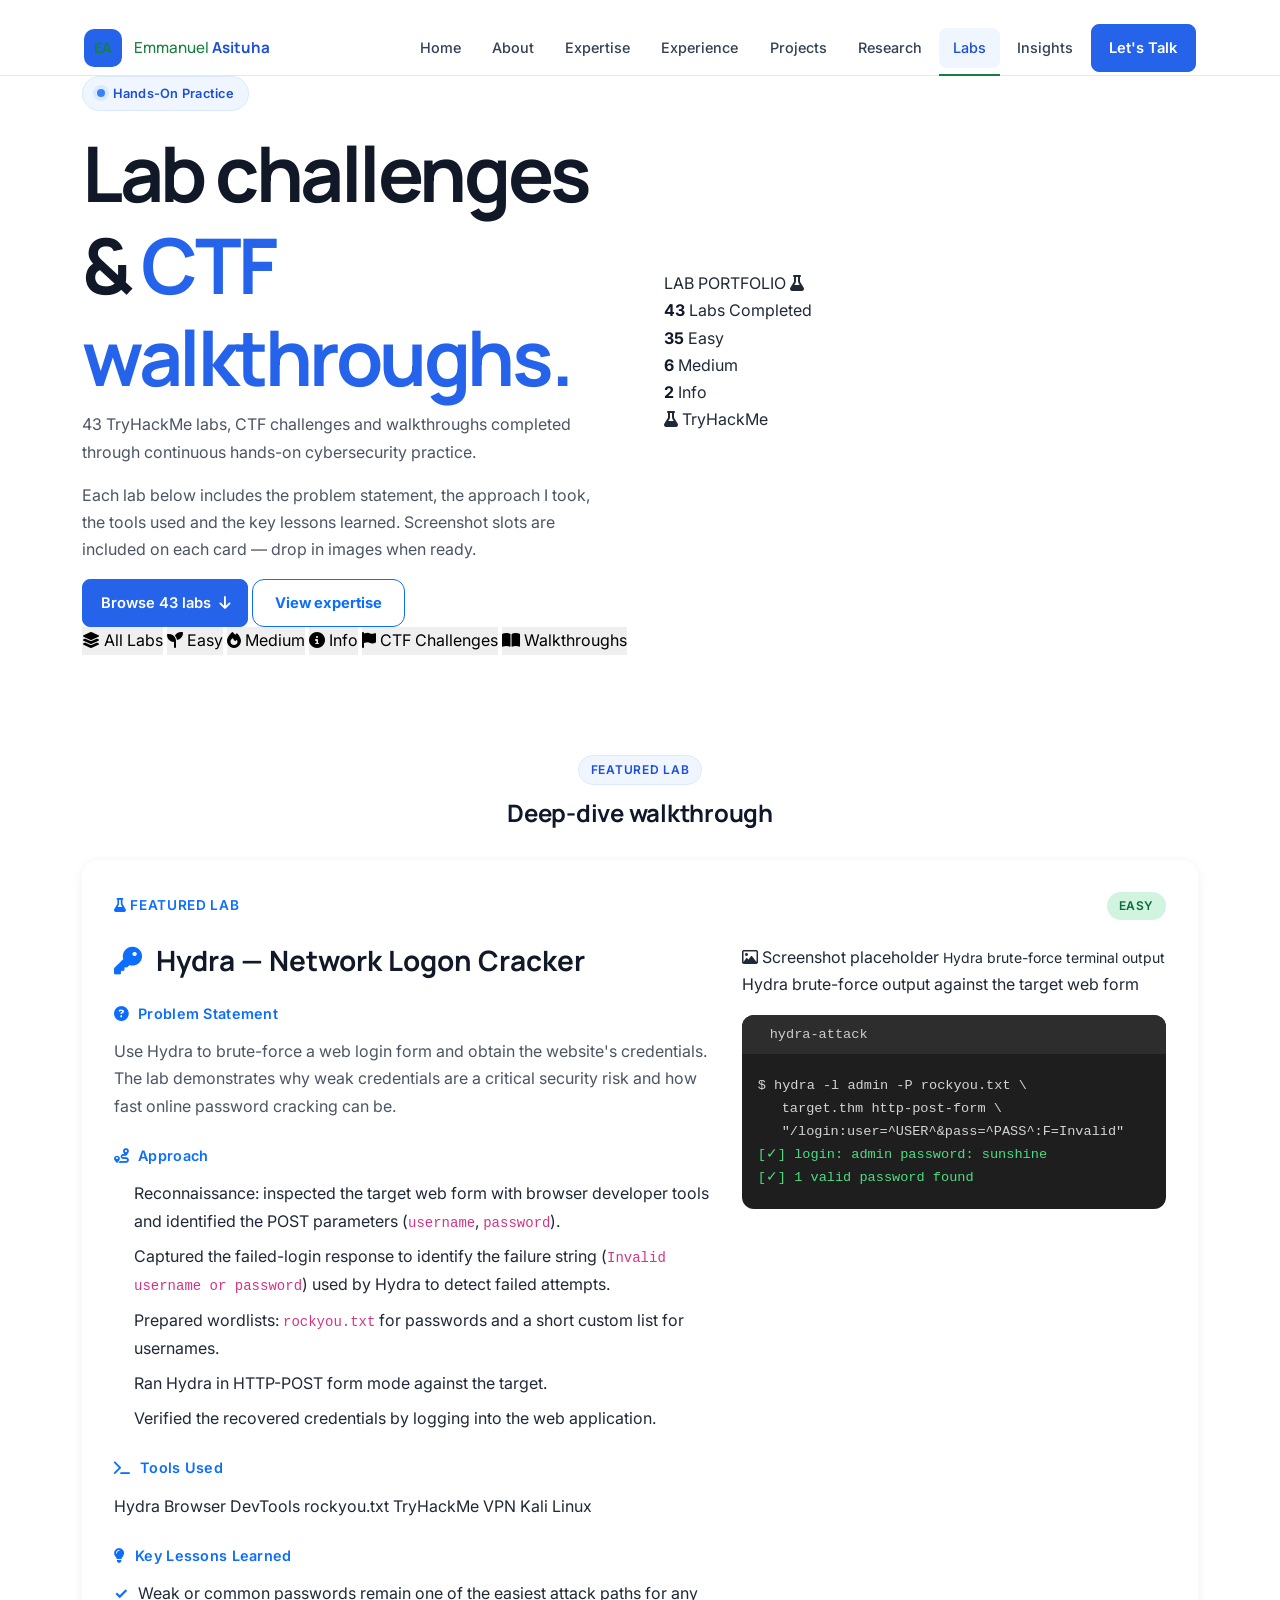
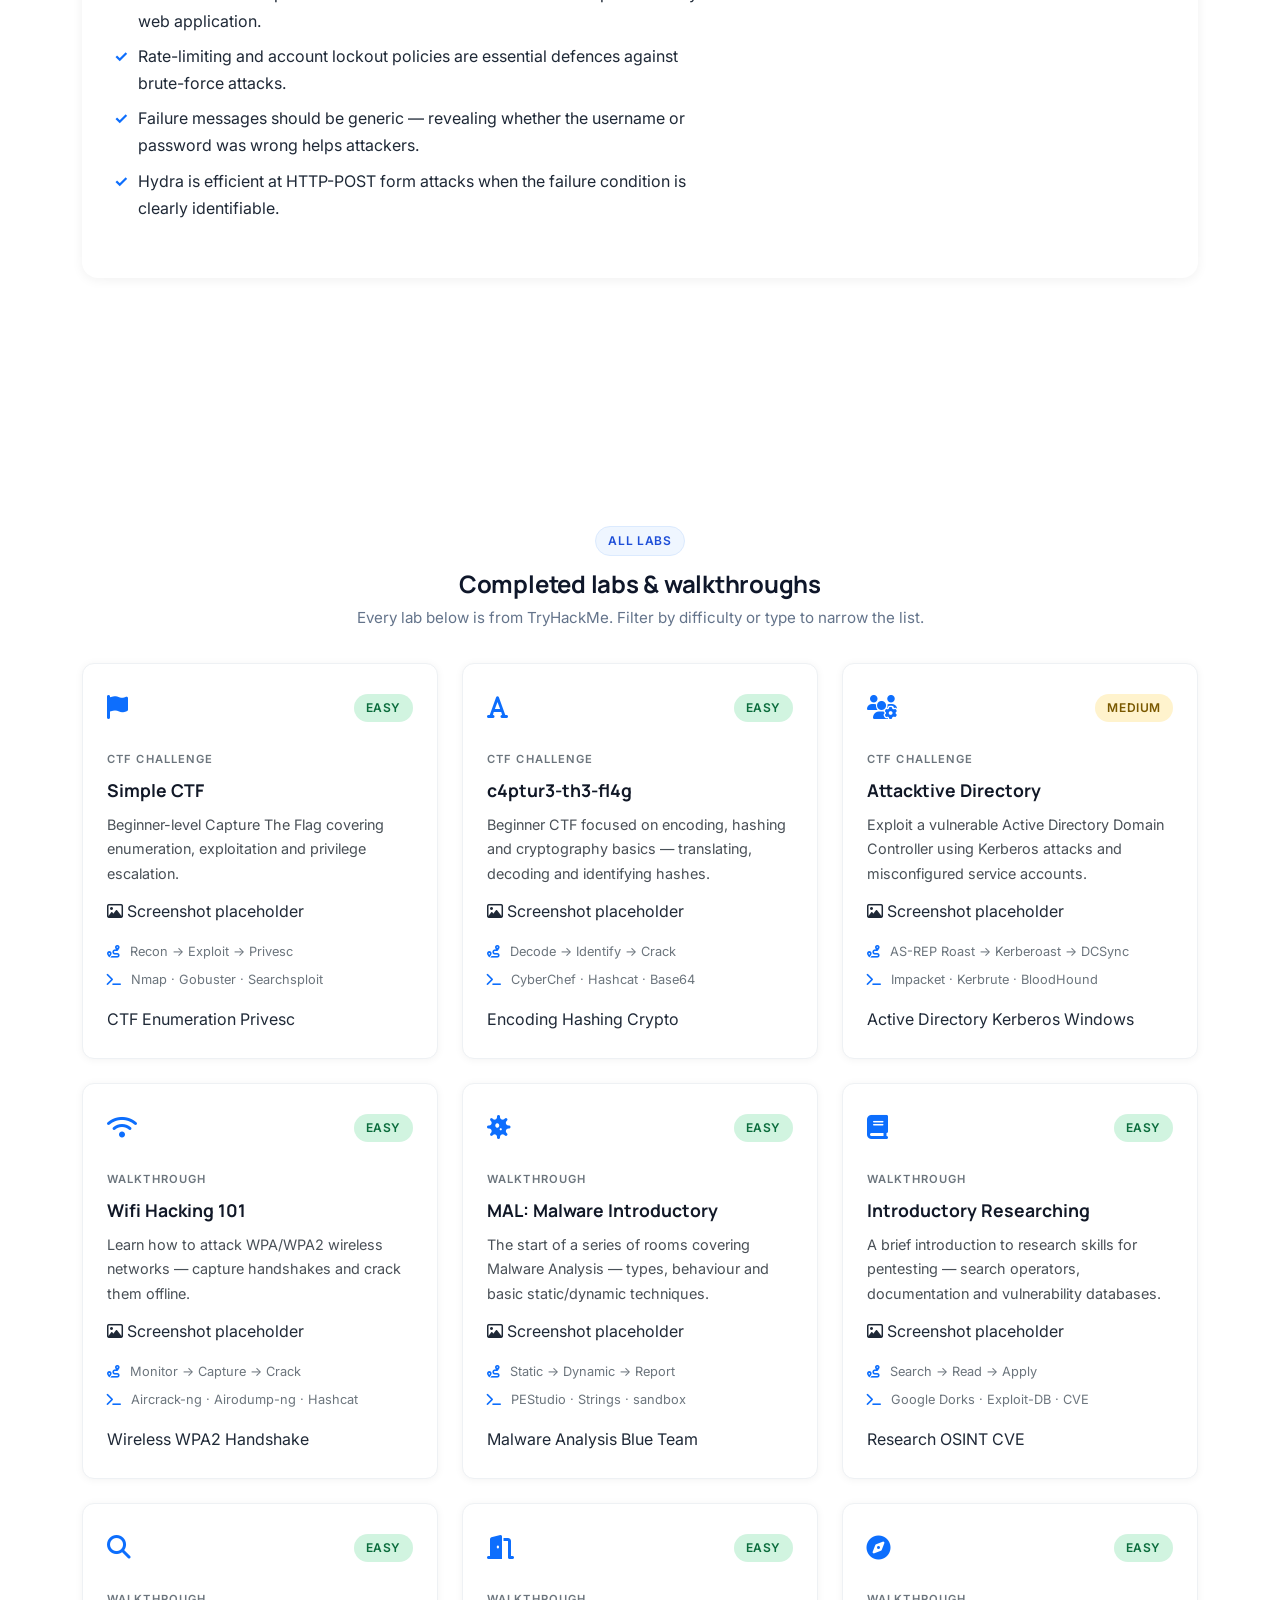
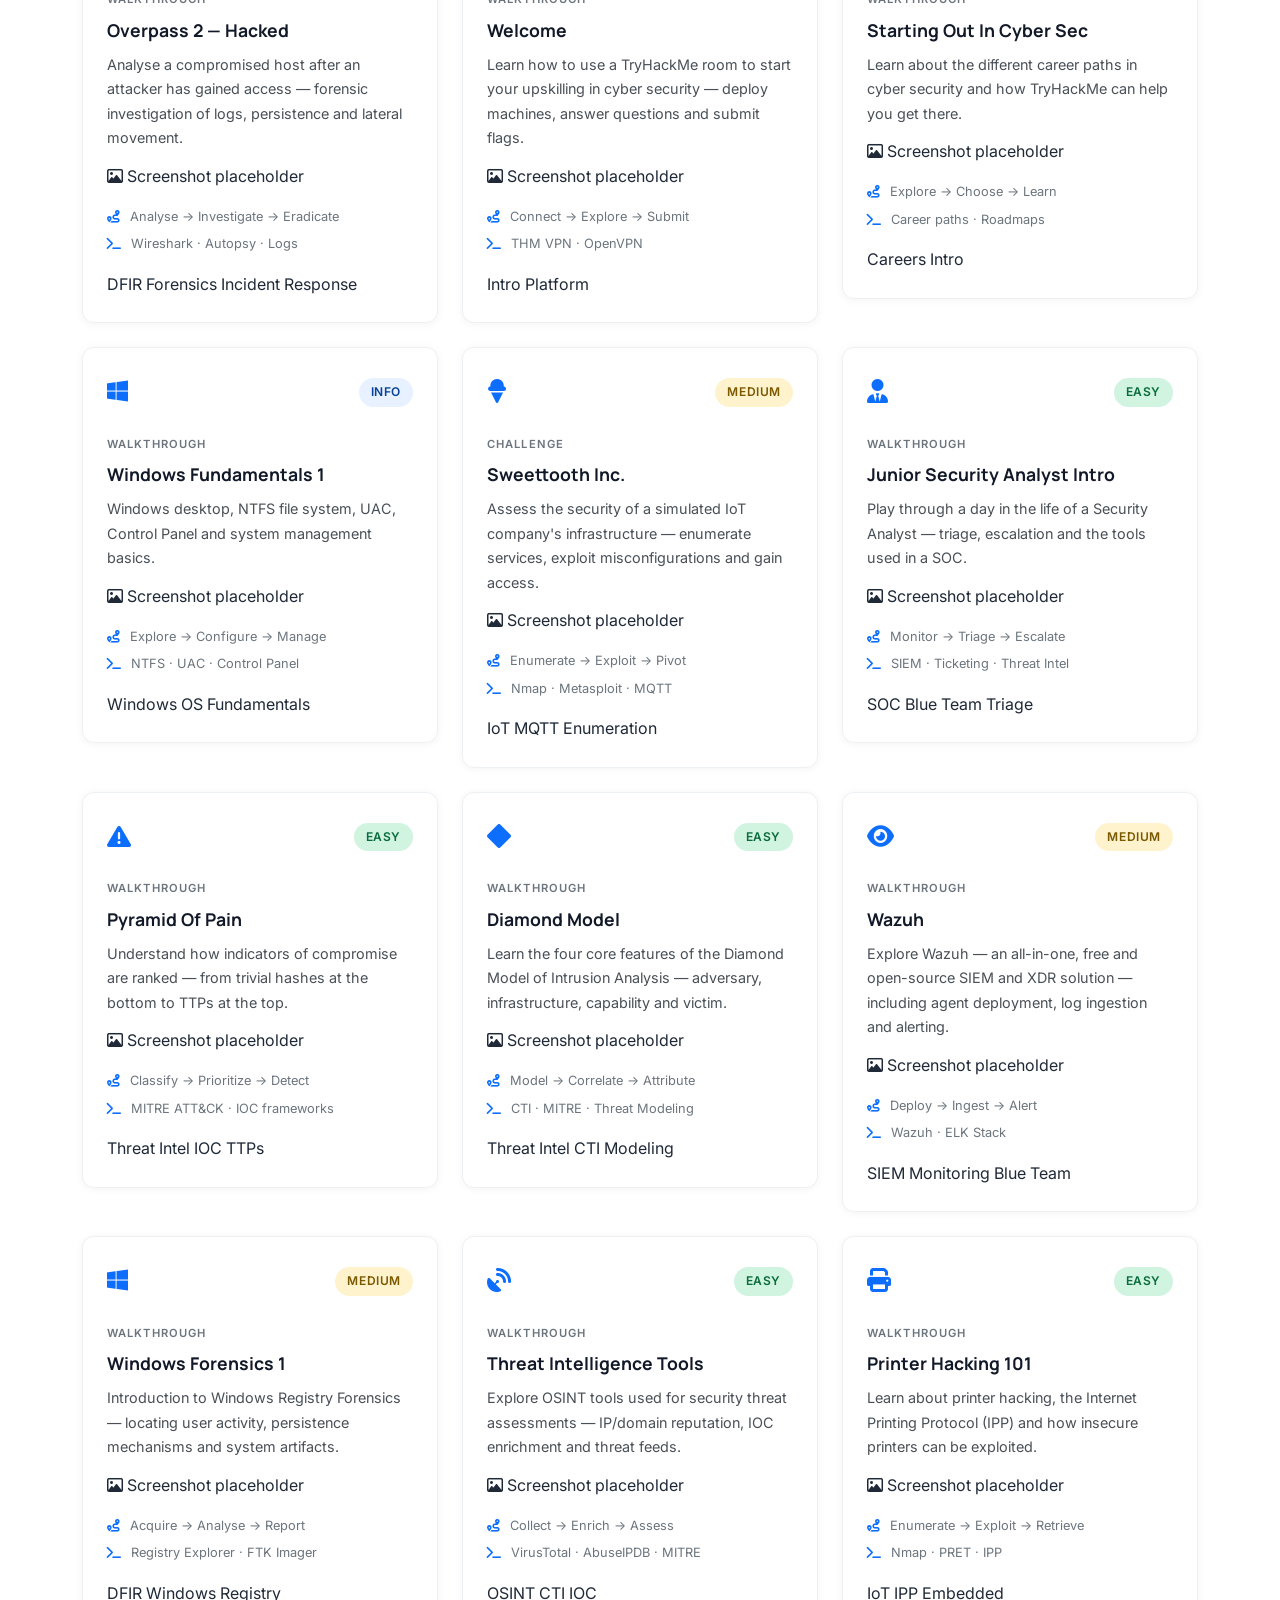
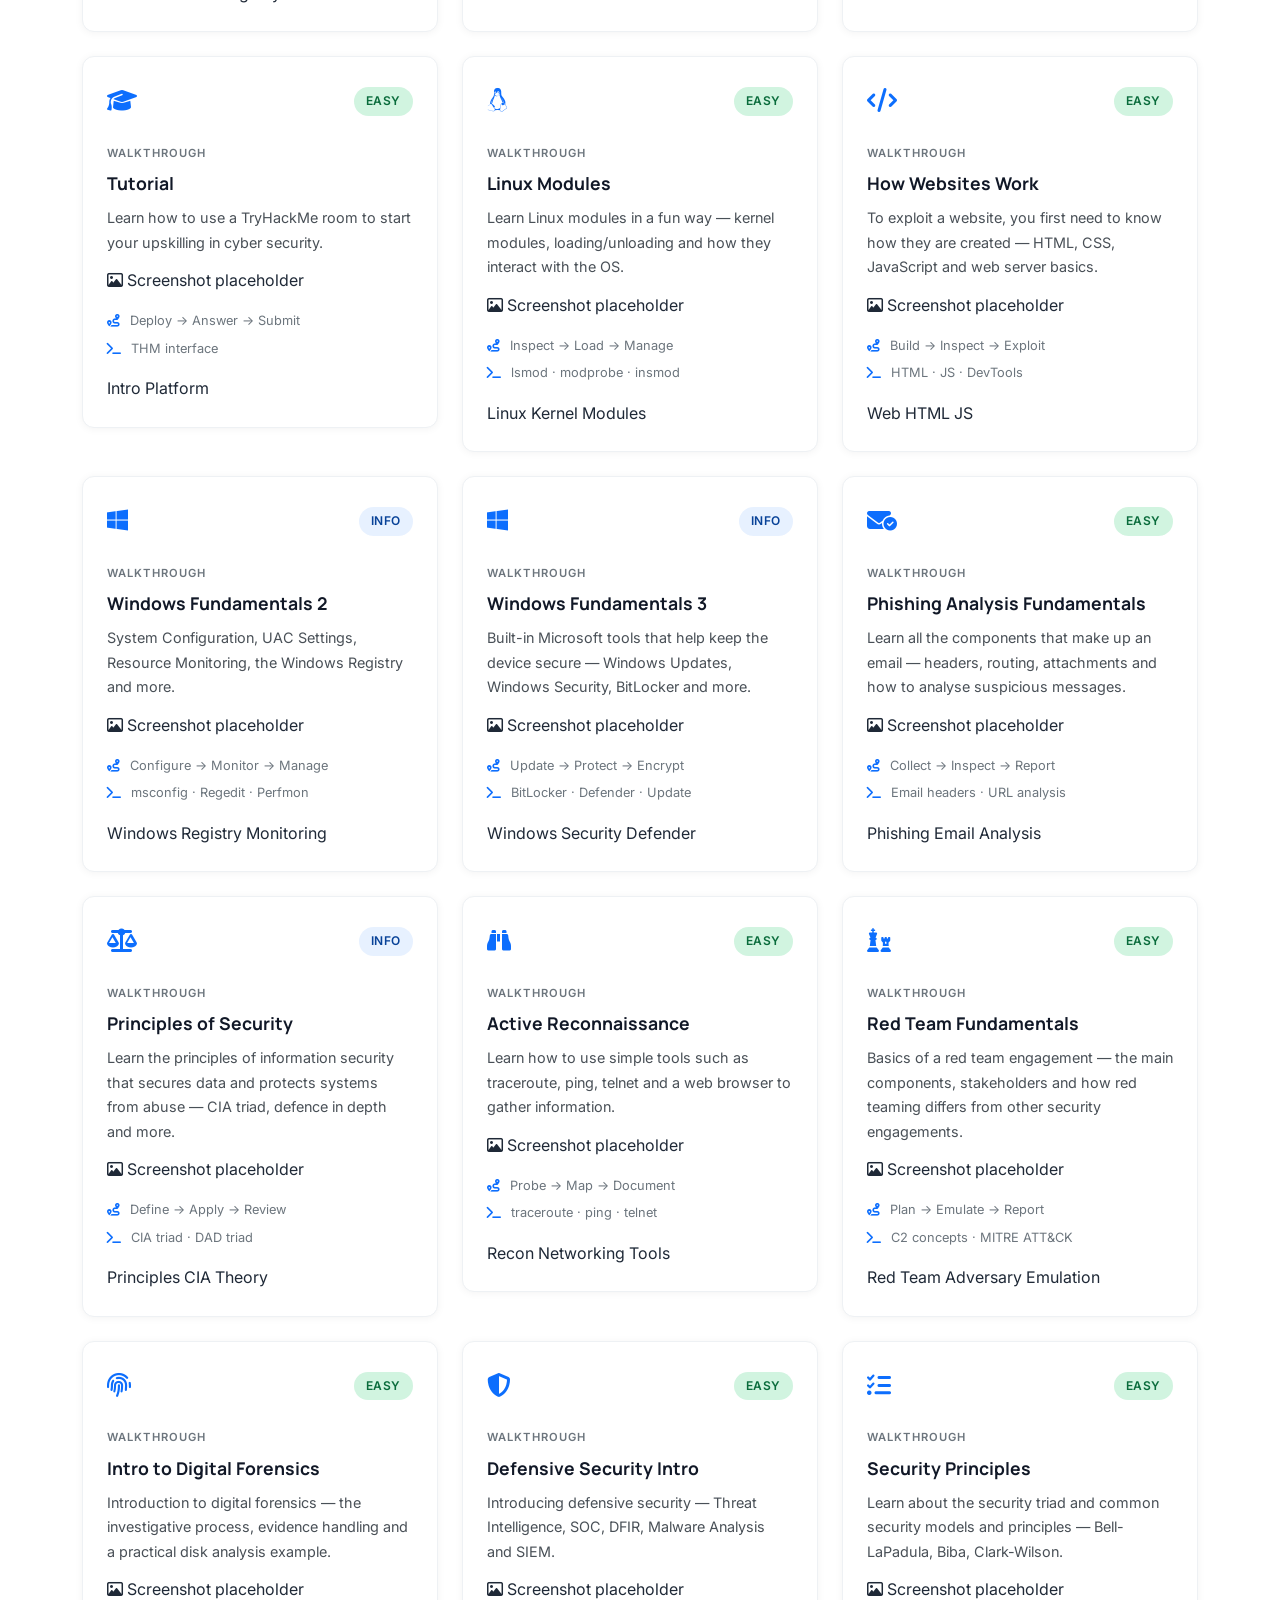
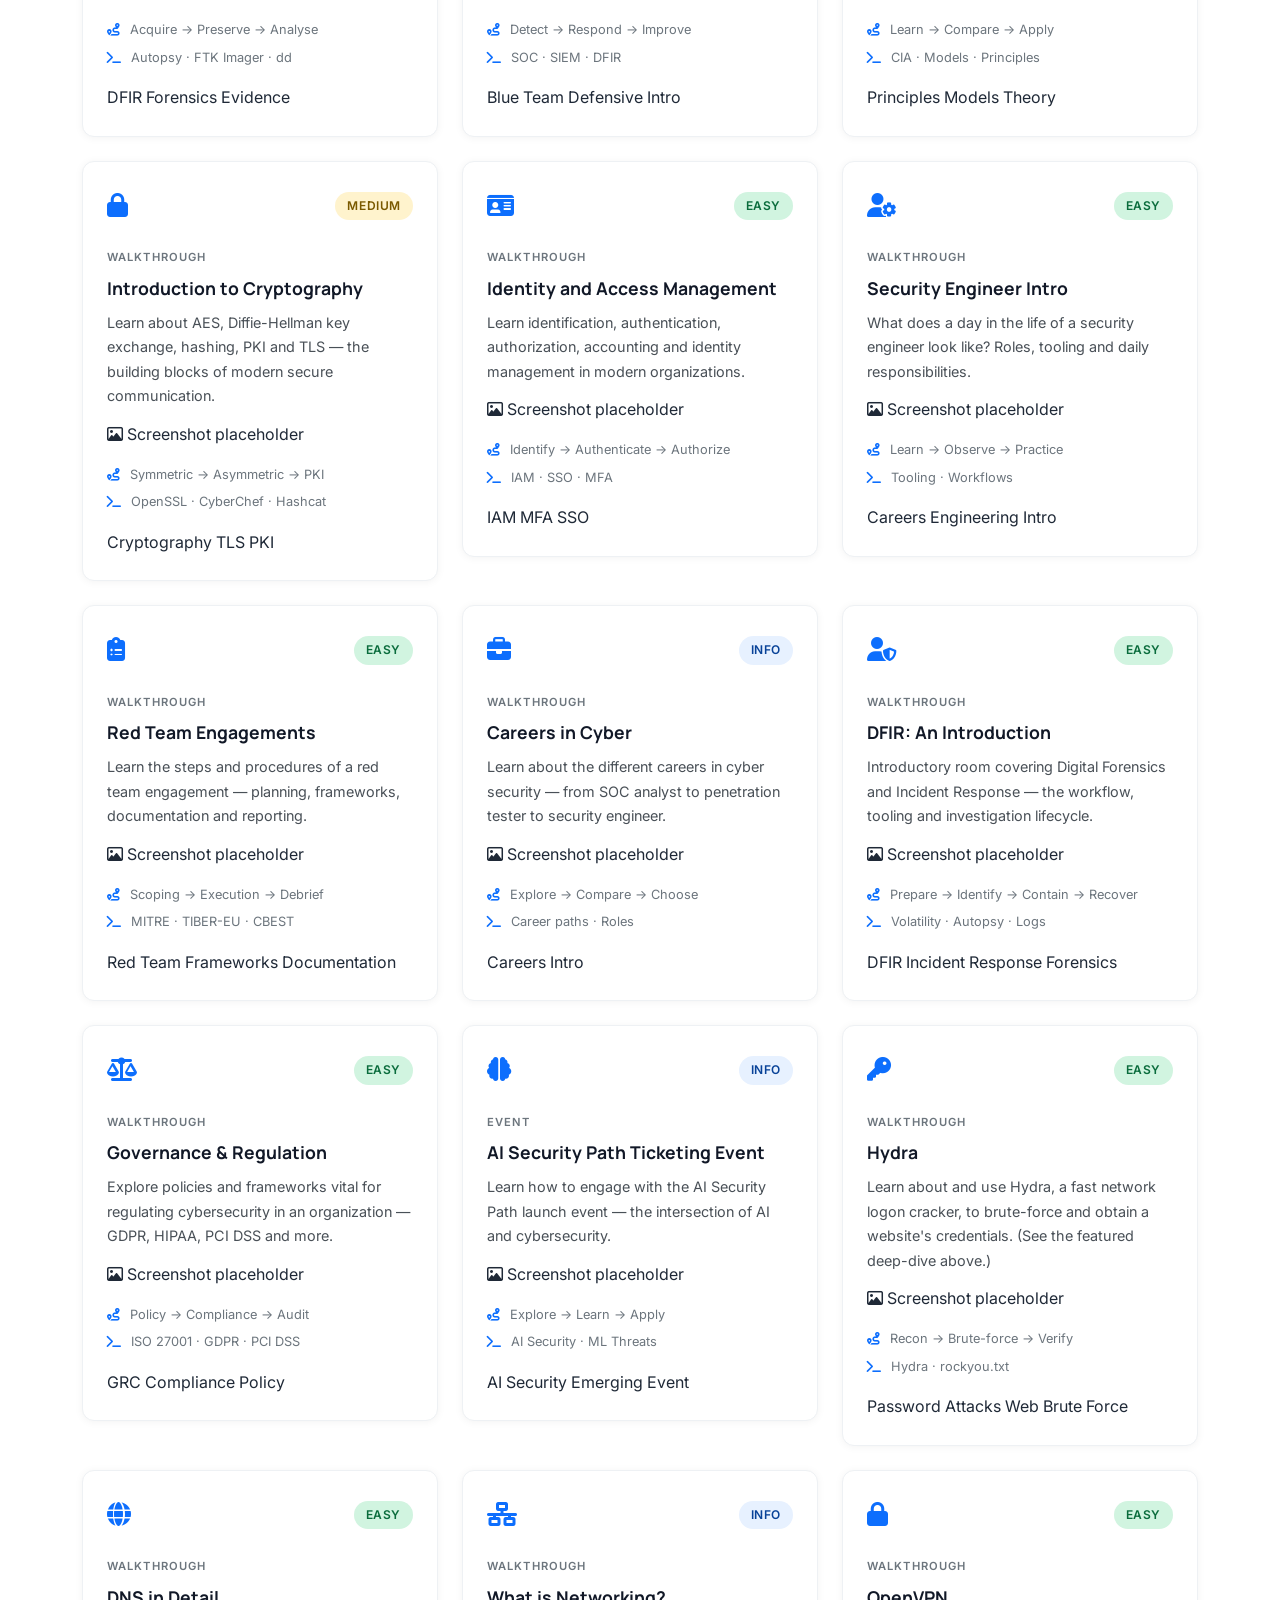
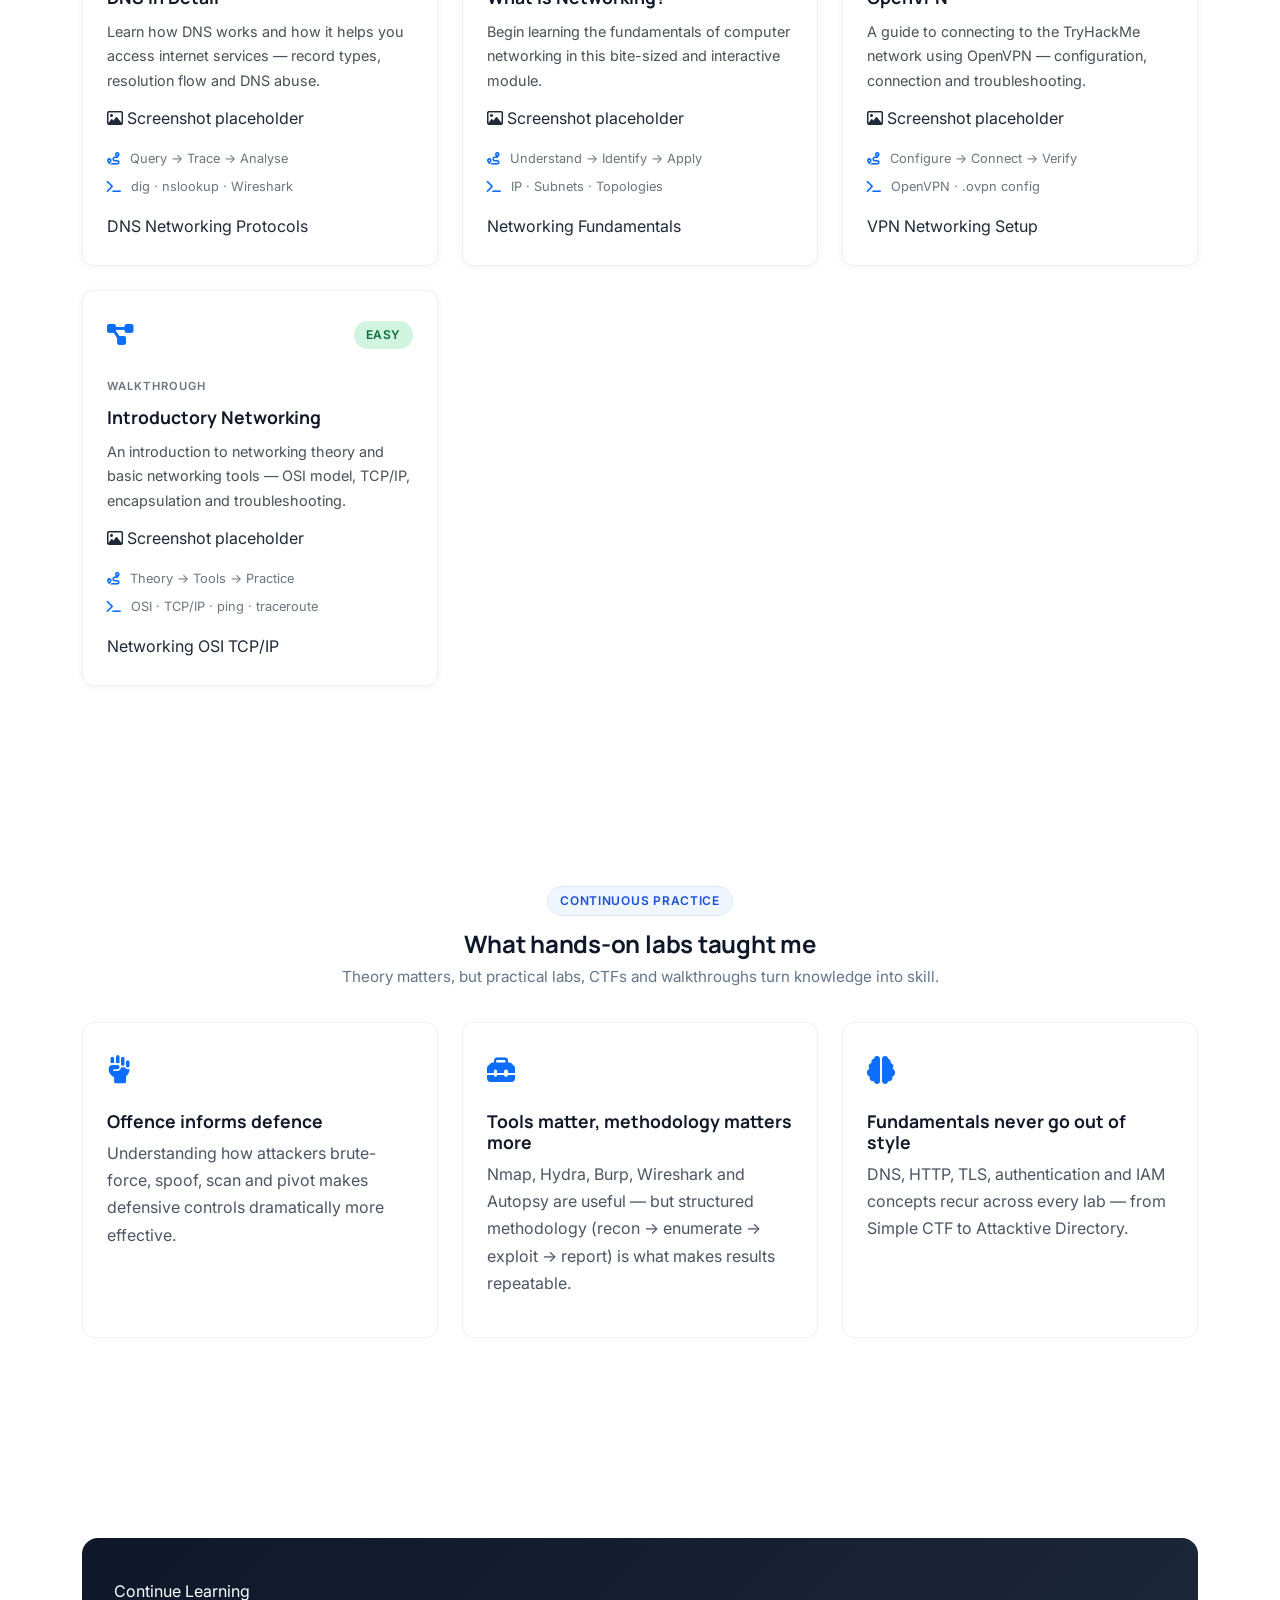
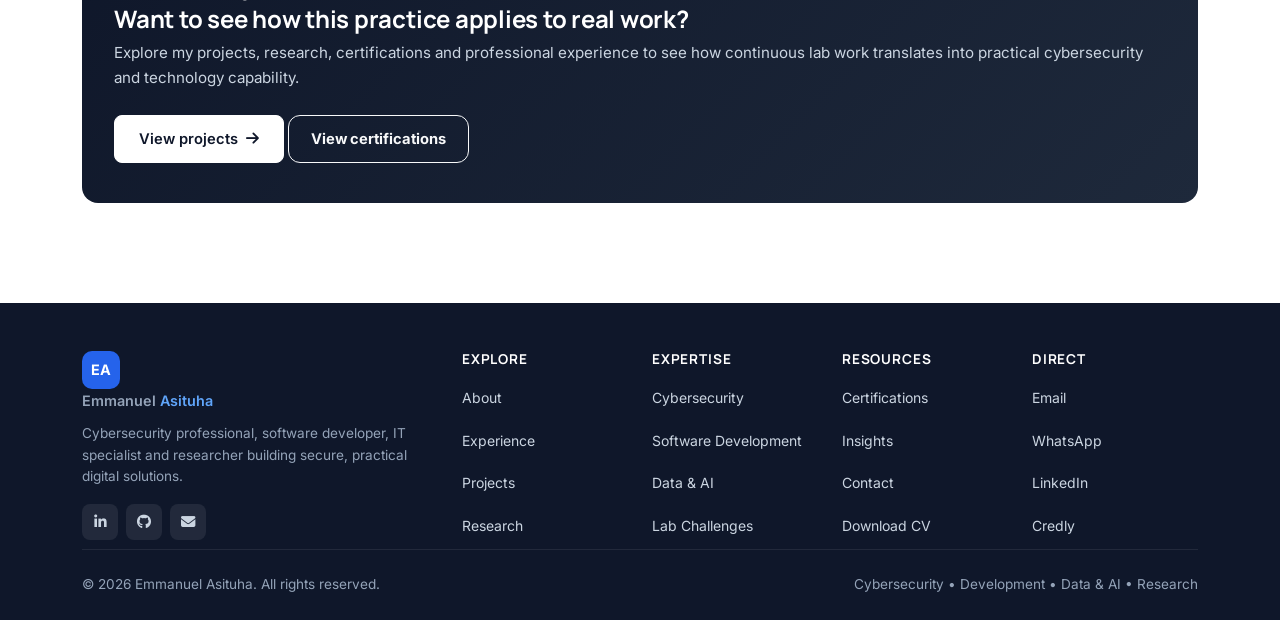
<file: labs.html>
<!DOCTYPE html>
<html lang="en">

<head>

    <meta charset="UTF-8">

    <meta name="viewport" content="width=device-width, initial-scale=1.0">

    <title>Lab Challenges | Emmanuel Asituha</title>

    <meta name="description" content="43 TryHackMe labs, CTF challenges and walkthroughs completed by Emmanuel Asituha — problem statements, approach, tools used and lessons learned.">

    <meta name="author" content="Emmanuel Asituha">

    <meta name="robots" content="index, follow">

    <meta name="theme-color" content="#ffffff">

    <link rel="canonical" href="https://emmanuelasituha.com/labs.html">

    <!-- Open Graph -->
    <meta property="og:type" content="website">
    <meta property="og:url" content="https://emmanuelasituha.com/labs.html">
    <meta property="og:site_name" content="Emmanuel Asituha">
    <meta property="og:title" content="Lab Challenges | Emmanuel Asituha">
    <meta property="og:description" content="43 TryHackMe labs, CTF challenges and walkthroughs completed by Emmanuel Asituha.">
    <meta property="og:image" content="https://emmanuelasituha.com/assets/images/og-default.jpg">
    <meta property="og:locale" content="en_US">

    <!-- Twitter -->
    <meta name="twitter:card" content="summary_large_image">
    <meta name="twitter:title" content="Lab Challenges | Emmanuel Asituha">
    <meta name="twitter:description" content="43 TryHackMe labs, CTF challenges and walkthroughs completed by Emmanuel Asituha.">
    <meta name="twitter:image" content="https://emmanuelasituha.com/assets/images/og-default.jpg">

    <!-- Bootstrap -->
    <link
        href="https://cdn.jsdelivr.net/npm/bootstrap@5.3.3/dist/css/bootstrap.min.css"
        rel="stylesheet"
        integrity="sha384-QWTKZyjpPEjISv5WaRU9OFeRpok6YctnYmDr5pNlyT2bRjXh0JMhjY6hW+ALEwIH"
        crossorigin="anonymous"
    >

    <!-- Font Awesome -->
    <link
        rel="stylesheet"
        href="https://cdnjs.cloudflare.com/ajax/libs/font-awesome/6.7.2/css/all.min.css"
        referrerpolicy="no-referrer"
    >

    <!-- Base site styles -->
    <link rel="stylesheet" href="assets/css/style.css">

    <!-- Labs CSS -->
    <link rel="stylesheet" href="assets/css/labs.css">

    <!-- Structured data -->
    <script type="application/ld+json">
    {
        "@context": "https://schema.org",
        "@type": "Person",
        "name": "Emmanuel Asituha",
        "url": "https://emmanuelasituha.com",
        "jobTitle": "Cybersecurity Professional, Software Developer & Researcher",
        "sameAs": [
            "https://linkedin.com/in/emmanuel-asituha",
            "https://github.com/Jeastco"
        ]
    }
    </script>

</head>


<body class="labs-page">


<a class="skip-link" href="#main-content">Skip to main content</a>


<!-- =========================================================
     NAVIGATION
========================================================= -->

<header class="navbar" id="site-navbar">

    <div class="nav-container">

        <a
            href="index.html"
            class="logo"
            aria-label="Emmanuel Asituha — Homepage"
        >

            <span class="logo-mark" aria-hidden="true">EA</span>

            <span class="logo-name">
                Emmanuel
                <strong>Asituha</strong>
            </span>

        </a>


        <nav
            class="nav-links"
            id="main-navigation"
            aria-label="Main navigation"
        >

            <a href="index.html" class="nav-link">Home</a>

            <a href="about.html" class="nav-link">About</a>

            <a href="expertise.html" class="nav-link">Expertise</a>

            <a href="experience.html" class="nav-link">Experience</a>

            <a href="projects.html" class="nav-link">Projects</a>

            <a href="research.html" class="nav-link">Research</a>

            <a href="labs.html" class="nav-link active" aria-current="page">Labs</a>

            <a href="blog.html" class="nav-link">Insights</a>


            <a href="contact.html" class="btn btn-primary">
                Let's Talk
            </a>

        </nav>


        <button
            class="menu-toggle"
            type="button"
            aria-label="Open navigation menu"
            aria-expanded="false"
            aria-controls="main-navigation"
        >
            <span></span><span></span><span></span>
        </button>

    </div>

</header>



<main id="main-content">


<!-- =========================================================
     HERO
========================================================= -->

<section class="labs-hero" aria-labelledby="labs-hero-heading">

    <div class="container">

        <div class="row align-items-center g-5">

            <div class="col-lg-6">

                <span class="badge-soft">
                    <span class="badge-dot" aria-hidden="true"></span>
                    Hands-On Practice
                </span>


                <h1 id="labs-hero-heading" class="labs-hero__title">
                    Lab challenges &amp;
                    <span class="text-accent">CTF walkthroughs.</span>
                </h1>


                <p class="labs-hero__lead">
                    43 TryHackMe labs, CTF challenges and walkthroughs
                    completed through continuous hands-on cybersecurity
                    practice.
                </p>


                <p class="labs-hero__text">
                    Each lab below includes the problem statement, the
                    approach I took, the tools used and the key lessons
                    learned. Screenshot slots are included on each card —
                    drop in images when ready.
                </p>


                <div class="labs-hero__actions">

                    <a href="#labs-grid" class="btn btn-primary btn-lg">
                        Browse 43 labs
                        <i class="fa-solid fa-arrow-down" aria-hidden="true"></i>
                    </a>

                    <a href="expertise.html" class="btn btn-outline-primary btn-lg">
                        View expertise
                    </a>

                </div>

            </div>


            <div class="col-lg-6">

                <div class="labs-stats">

                    <div class="labs-stats__head">
                        <span>LAB PORTFOLIO</span>
                        <i class="fa-solid fa-flask" aria-hidden="true"></i>
                    </div>


                    <div class="labs-stats__big">
                        <strong>43</strong>
                        <span>Labs Completed</span>
                    </div>


                    <div class="labs-stats__row">

                        <div>
                            <strong>35</strong>
                            <span>Easy</span>
                        </div>

                        <div>
                            <strong>6</strong>
                            <span>Medium</span>
                        </div>

                        <div>
                            <strong>2</strong>
                            <span>Info</span>
                        </div>

                    </div>


                    <div class="labs-stats__platforms">

                        <span class="platform-badge">
                            <i class="fa-solid fa-flask" aria-hidden="true"></i>
                            TryHackMe
                        </span>

                    </div>

                </div>

            </div>

        </div>

    </div>

</section>



<!-- =========================================================
     FILTER TABS
========================================================= -->

<section class="filter-section" aria-label="Lab filters">

    <div class="container">

        <div class="filter-tabs" role="tablist">

            <button type="button" class="filter-tab active" data-filter="all" role="tab" aria-selected="true">
                <i class="fa-solid fa-layer-group" aria-hidden="true"></i>
                <span>All Labs</span>
            </button>

            <button type="button" class="filter-tab" data-filter="easy" role="tab" aria-selected="false">
                <i class="fa-solid fa-seedling" aria-hidden="true"></i>
                <span>Easy</span>
            </button>

            <button type="button" class="filter-tab" data-filter="medium" role="tab" aria-selected="false">
                <i class="fa-solid fa-fire" aria-hidden="true"></i>
                <span>Medium</span>
            </button>

            <button type="button" class="filter-tab" data-filter="info" role="tab" aria-selected="false">
                <i class="fa-solid fa-circle-info" aria-hidden="true"></i>
                <span>Info</span>
            </button>

            <button type="button" class="filter-tab" data-filter="ctf" role="tab" aria-selected="false">
                <i class="fa-solid fa-flag" aria-hidden="true"></i>
                <span>CTF Challenges</span>
            </button>

            <button type="button" class="filter-tab" data-filter="walkthrough" role="tab" aria-selected="false">
                <i class="fa-solid fa-book-open" aria-hidden="true"></i>
                <span>Walkthroughs</span>
            </button>

        </div>

    </div>

</section>



<!-- =========================================================
     FEATURED LAB — HYDRA
========================================================= -->

<section class="section" aria-labelledby="featured-lab-heading">

    <div class="container">

        <header class="section-head section-head--center">

            <span class="section-label">Featured Lab</span>

            <h2 id="featured-lab-heading" class="section-title">
                Deep-dive walkthrough
            </h2>

        </header>


        <article class="featured-lab">

            <div class="featured-lab__head">

                <span class="featured-lab__badge">
                    <i class="fa-solid fa-flask" aria-hidden="true"></i>
                    FEATURED LAB
                </span>

                <span class="difficulty-pill difficulty-pill--easy">EASY</span>

            </div>


            <div class="row g-4 align-items-start">

                <div class="col-lg-7">

                    <h3 class="featured-lab__title">
                        <i class="fa-solid fa-key" aria-hidden="true"></i>
                        Hydra — Network Logon Cracker
                    </h3>


                    <div class="lab-field">

                        <span class="lab-field__label">
                            <i class="fa-solid fa-circle-question" aria-hidden="true"></i>
                            Problem Statement
                        </span>

                        <p>Use Hydra to brute-force a web login form and obtain the website's credentials. The lab demonstrates why weak credentials are a critical security risk and how fast online password cracking can be.</p>

                    </div>


                    <div class="lab-field">

                        <span class="lab-field__label">
                            <i class="fa-solid fa-route" aria-hidden="true"></i>
                            Approach
                        </span>

                        <ol class="lab-steps">

                            <li>Reconnaissance: inspected the target web form with browser developer tools and identified the POST parameters (<code>username</code>, <code>password</code>).</li>

                            <li>Captured the failed-login response to identify the failure string (<code>Invalid username or password</code>) used by Hydra to detect failed attempts.</li>

                            <li>Prepared wordlists: <code>rockyou.txt</code> for passwords and a short custom list for usernames.</li>

                            <li>Ran Hydra in HTTP-POST form mode against the target.</li>

                            <li>Verified the recovered credentials by logging into the web application.</li>

                        </ol>

                    </div>


                    <div class="lab-field">

                        <span class="lab-field__label">
                            <i class="fa-solid fa-terminal" aria-hidden="true"></i>
                            Tools Used
                        </span>

                        <div class="tag-row">

                            <span class="chip chip--accent">Hydra</span>
                            <span class="chip chip--accent">Browser DevTools</span>
                            <span class="chip chip--accent">rockyou.txt</span>
                            <span class="chip chip--accent">TryHackMe VPN</span>
                            <span class="chip chip--accent">Kali Linux</span>

                        </div>

                    </div>


                    <div class="lab-field">

                        <span class="lab-field__label">
                            <i class="fa-solid fa-lightbulb" aria-hidden="true"></i>
                            Key Lessons Learned
                        </span>

                        <ul class="lesson-list">

                            <li>Weak or common passwords remain one of the easiest attack paths for any web application.</li>

                            <li>Rate-limiting and account lockout policies are essential defences against brute-force attacks.</li>

                            <li>Failure messages should be generic — revealing whether the username or password was wrong helps attackers.</li>

                            <li>Hydra is efficient at HTTP-POST form attacks when the failure condition is clearly identifiable.</li>

                        </ul>

                    </div>

                </div>


                <div class="col-lg-5">

                    <!-- SCREENSHOT PLACEHOLDER -->
                    <figure class="lab-screenshot">
                        <div class="lab-screenshot__placeholder">
                            <i class="fa-regular fa-image" aria-hidden="true"></i>
                            <span>Screenshot placeholder</span>
                            <small>Hydra brute-force terminal output</small>
                        </div>
                        <figcaption>Hydra brute-force output against the target web form</figcaption>
                    </figure>


                    <div class="lab-terminal" aria-hidden="true">

                        <div class="lab-terminal__head">
                            <div class="window-dots">
                                <span></span><span></span><span></span>
                            </div>
                            <span>hydra-attack</span>
                        </div>

                        <div class="lab-terminal__body">

                            <div class="terminal-line">
                                <span class="terminal-prompt">$</span>
                                <span>hydra -l admin -P rockyou.txt \</span>
                            </div>

                            <div class="terminal-line terminal-indent">
                                <span>target.thm http-post-form \</span>
                            </div>

                            <div class="terminal-line terminal-indent">
                                <span>"/login:user=^USER^&amp;pass=^PASS^:F=Invalid"</span>
                            </div>

                            <div class="terminal-line terminal-success">
                                <span class="terminal-prompt">[✓]</span>
                                <span>login: admin  password: sunshine</span>
                            </div>

                            <div class="terminal-line terminal-success">
                                <span class="terminal-prompt">[✓]</span>
                                <span>1 valid password found</span>
                            </div>

                        </div>

                    </div>

                </div>

            </div>

        </article>

    </div>

</section>



<!-- =========================================================
     LAB GRID — 43 LABS
========================================================= -->

<section class="section section--muted" id="labs-grid" aria-labelledby="labs-grid-heading">

    <div class="container">

        <header class="section-head section-head--center">

            <span class="section-label">All Labs</span>

            <h2 id="labs-grid-heading" class="section-title">
                Completed labs &amp; walkthroughs
            </h2>

            <p class="section-desc">
                Every lab below is from TryHackMe. Filter by difficulty
                or type to narrow the list.
            </p>

        </header>


        <div class="row g-4" id="labsGrid">


            <!-- 01 — Simple CTF -->
            <div class="col-md-6 col-lg-4 lab-item" data-categories="easy ctf">
                <article class="lab-card">
                    <div class="lab-card__head">
                        <span class="lab-card__icon"><i class="fa-solid fa-flag"></i></span>
                        <span class="difficulty-pill difficulty-pill--easy">EASY</span>
                    </div>
                    <span class="lab-card__type">CTF CHALLENGE</span>
                    <h3>Simple CTF</h3>
                    <p class="lab-card__statement">Beginner-level Capture The Flag covering enumeration, exploitation and privilege escalation.</p>
                    <figure class="lab-screenshot lab-screenshot--small">
                        <div class="lab-screenshot__placeholder">
                            <i class="fa-regular fa-image"></i>
                            <span>Screenshot placeholder</span>
                        </div>
                    </figure>
                    <div class="lab-card__meta">
                        <span><i class="fa-solid fa-route"></i> Recon → Exploit → Privesc</span>
                        <span><i class="fa-solid fa-terminal"></i> Nmap · Gobuster · Searchsploit</span>
                    </div>
                    <div class="tag-row">
                        <span class="chip">CTF</span>
                        <span class="chip">Enumeration</span>
                        <span class="chip">Privesc</span>
                    </div>
                </article>
            </div>


            <!-- 02 — c4ptur3-th3-fl4g -->
            <div class="col-md-6 col-lg-4 lab-item" data-categories="easy ctf">
                <article class="lab-card">
                    <div class="lab-card__head">
                        <span class="lab-card__icon"><i class="fa-solid fa-font"></i></span>
                        <span class="difficulty-pill difficulty-pill--easy">EASY</span>
                    </div>
                    <span class="lab-card__type">CTF CHALLENGE</span>
                    <h3>c4ptur3-th3-fl4g</h3>
                    <p class="lab-card__statement">Beginner CTF focused on encoding, hashing and cryptography basics — translating, decoding and identifying hashes.</p>
                    <figure class="lab-screenshot lab-screenshot--small">
                        <div class="lab-screenshot__placeholder">
                            <i class="fa-regular fa-image"></i>
                            <span>Screenshot placeholder</span>
                        </div>
                    </figure>
                    <div class="lab-card__meta">
                        <span><i class="fa-solid fa-route"></i> Decode → Identify → Crack</span>
                        <span><i class="fa-solid fa-terminal"></i> CyberChef · Hashcat · Base64</span>
                    </div>
                    <div class="tag-row">
                        <span class="chip">Encoding</span>
                        <span class="chip">Hashing</span>
                        <span class="chip">Crypto</span>
                    </div>
                </article>
            </div>


            <!-- 03 — Attacktive Directory -->
            <div class="col-md-6 col-lg-4 lab-item" data-categories="medium ctf">
                <article class="lab-card">
                    <div class="lab-card__head">
                        <span class="lab-card__icon"><i class="fa-solid fa-users-gear"></i></span>
                        <span class="difficulty-pill difficulty-pill--medium">MEDIUM</span>
                    </div>
                    <span class="lab-card__type">CTF CHALLENGE</span>
                    <h3>Attacktive Directory</h3>
                    <p class="lab-card__statement">Exploit a vulnerable Active Directory Domain Controller using Kerberos attacks and misconfigured service accounts.</p>
                    <figure class="lab-screenshot lab-screenshot--small">
                        <div class="lab-screenshot__placeholder">
                            <i class="fa-regular fa-image"></i>
                            <span>Screenshot placeholder</span>
                        </div>
                    </figure>
                    <div class="lab-card__meta">
                        <span><i class="fa-solid fa-route"></i> AS-REP Roast → Kerberoast → DCSync</span>
                        <span><i class="fa-solid fa-terminal"></i> Impacket · Kerbrute · BloodHound</span>
                    </div>
                    <div class="tag-row">
                        <span class="chip">Active Directory</span>
                        <span class="chip">Kerberos</span>
                        <span class="chip">Windows</span>
                    </div>
                </article>
            </div>


            <!-- 04 — Wifi Hacking 101 -->
            <div class="col-md-6 col-lg-4 lab-item" data-categories="easy walkthrough">
                <article class="lab-card">
                    <div class="lab-card__head">
                        <span class="lab-card__icon"><i class="fa-solid fa-wifi"></i></span>
                        <span class="difficulty-pill difficulty-pill--easy">EASY</span>
                    </div>
                    <span class="lab-card__type">WALKTHROUGH</span>
                    <h3>Wifi Hacking 101</h3>
                    <p class="lab-card__statement">Learn how to attack WPA/WPA2 wireless networks — capture handshakes and crack them offline.</p>
                    <figure class="lab-screenshot lab-screenshot--small">
                        <div class="lab-screenshot__placeholder">
                            <i class="fa-regular fa-image"></i>
                            <span>Screenshot placeholder</span>
                        </div>
                    </figure>
                    <div class="lab-card__meta">
                        <span><i class="fa-solid fa-route"></i> Monitor → Capture → Crack</span>
                        <span><i class="fa-solid fa-terminal"></i> Aircrack-ng · Airodump-ng · Hashcat</span>
                    </div>
                    <div class="tag-row">
                        <span class="chip">Wireless</span>
                        <span class="chip">WPA2</span>
                        <span class="chip">Handshake</span>
                    </div>
                </article>
            </div>


            <!-- 05 — MAL: Malware Introductory -->
            <div class="col-md-6 col-lg-4 lab-item" data-categories="easy walkthrough">
                <article class="lab-card">
                    <div class="lab-card__head">
                        <span class="lab-card__icon"><i class="fa-solid fa-virus"></i></span>
                        <span class="difficulty-pill difficulty-pill--easy">EASY</span>
                    </div>
                    <span class="lab-card__type">WALKTHROUGH</span>
                    <h3>MAL: Malware Introductory</h3>
                    <p class="lab-card__statement">The start of a series of rooms covering Malware Analysis — types, behaviour and basic static/dynamic techniques.</p>
                    <figure class="lab-screenshot lab-screenshot--small">
                        <div class="lab-screenshot__placeholder">
                            <i class="fa-regular fa-image"></i>
                            <span>Screenshot placeholder</span>
                        </div>
                    </figure>
                    <div class="lab-card__meta">
                        <span><i class="fa-solid fa-route"></i> Static → Dynamic → Report</span>
                        <span><i class="fa-solid fa-terminal"></i> PEStudio · Strings · sandbox</span>
                    </div>
                    <div class="tag-row">
                        <span class="chip">Malware</span>
                        <span class="chip">Analysis</span>
                        <span class="chip">Blue Team</span>
                    </div>
                </article>
            </div>


            <!-- 06 — Introductory Researching -->
            <div class="col-md-6 col-lg-4 lab-item" data-categories="easy walkthrough">
                <article class="lab-card">
                    <div class="lab-card__head">
                        <span class="lab-card__icon"><i class="fa-solid fa-book"></i></span>
                        <span class="difficulty-pill difficulty-pill--easy">EASY</span>
                    </div>
                    <span class="lab-card__type">WALKTHROUGH</span>
                    <h3>Introductory Researching</h3>
                    <p class="lab-card__statement">A brief introduction to research skills for pentesting — search operators, documentation and vulnerability databases.</p>
                    <figure class="lab-screenshot lab-screenshot--small">
                        <div class="lab-screenshot__placeholder">
                            <i class="fa-regular fa-image"></i>
                            <span>Screenshot placeholder</span>
                        </div>
                    </figure>
                    <div class="lab-card__meta">
                        <span><i class="fa-solid fa-route"></i> Search → Read → Apply</span>
                        <span><i class="fa-solid fa-terminal"></i> Google Dorks · Exploit-DB · CVE</span>
                    </div>
                    <div class="tag-row">
                        <span class="chip">Research</span>
                        <span class="chip">OSINT</span>
                        <span class="chip">CVE</span>
                    </div>
                </article>
            </div>


            <!-- 07 — Overpass 2 - Hacked -->
            <div class="col-md-6 col-lg-4 lab-item" data-categories="easy walkthrough">
                <article class="lab-card">
                    <div class="lab-card__head">
                        <span class="lab-card__icon"><i class="fa-solid fa-magnifying-glass"></i></span>
                        <span class="difficulty-pill difficulty-pill--easy">EASY</span>
                    </div>
                    <span class="lab-card__type">WALKTHROUGH</span>
                    <h3>Overpass 2 — Hacked</h3>
                    <p class="lab-card__statement">Analyse a compromised host after an attacker has gained access — forensic investigation of logs, persistence and lateral movement.</p>
                    <figure class="lab-screenshot lab-screenshot--small">
                        <div class="lab-screenshot__placeholder">
                            <i class="fa-regular fa-image"></i>
                            <span>Screenshot placeholder</span>
                        </div>
                    </figure>
                    <div class="lab-card__meta">
                        <span><i class="fa-solid fa-route"></i> Analyse → Investigate → Eradicate</span>
                        <span><i class="fa-solid fa-terminal"></i> Wireshark · Autopsy · Logs</span>
                    </div>
                    <div class="tag-row">
                        <span class="chip">DFIR</span>
                        <span class="chip">Forensics</span>
                        <span class="chip">Incident Response</span>
                    </div>
                </article>
            </div>


            <!-- 08 — Welcome -->
            <div class="col-md-6 col-lg-4 lab-item" data-categories="easy walkthrough">
                <article class="lab-card">
                    <div class="lab-card__head">
                        <span class="lab-card__icon"><i class="fa-solid fa-door-open"></i></span>
                        <span class="difficulty-pill difficulty-pill--easy">EASY</span>
                    </div>
                    <span class="lab-card__type">WALKTHROUGH</span>
                    <h3>Welcome</h3>
                    <p class="lab-card__statement">Learn how to use a TryHackMe room to start your upskilling in cyber security — deploy machines, answer questions and submit flags.</p>
                    <figure class="lab-screenshot lab-screenshot--small">
                        <div class="lab-screenshot__placeholder">
                            <i class="fa-regular fa-image"></i>
                            <span>Screenshot placeholder</span>
                        </div>
                    </figure>
                    <div class="lab-card__meta">
                        <span><i class="fa-solid fa-route"></i> Connect → Explore → Submit</span>
                        <span><i class="fa-solid fa-terminal"></i> THM VPN · OpenVPN</span>
                    </div>
                    <div class="tag-row">
                        <span class="chip">Intro</span>
                        <span class="chip">Platform</span>
                    </div>
                </article>
            </div>


            <!-- 09 — Starting Out In Cyber Sec -->
            <div class="col-md-6 col-lg-4 lab-item" data-categories="easy walkthrough">
                <article class="lab-card">
                    <div class="lab-card__head">
                        <span class="lab-card__icon"><i class="fa-solid fa-compass"></i></span>
                        <span class="difficulty-pill difficulty-pill--easy">EASY</span>
                    </div>
                    <span class="lab-card__type">WALKTHROUGH</span>
                    <h3>Starting Out In Cyber Sec</h3>
                    <p class="lab-card__statement">Learn about the different career paths in cyber security and how TryHackMe can help you get there.</p>
                    <figure class="lab-screenshot lab-screenshot--small">
                        <div class="lab-screenshot__placeholder">
                            <i class="fa-regular fa-image"></i>
                            <span>Screenshot placeholder</span>
                        </div>
                    </figure>
                    <div class="lab-card__meta">
                        <span><i class="fa-solid fa-route"></i> Explore → Choose → Learn</span>
                        <span><i class="fa-solid fa-terminal"></i> Career paths · Roadmaps</span>
                    </div>
                    <div class="tag-row">
                        <span class="chip">Careers</span>
                        <span class="chip">Intro</span>
                    </div>
                </article>
            </div>


            <!-- 10 — Windows Fundamentals 1 -->
            <div class="col-md-6 col-lg-4 lab-item" data-categories="info walkthrough">
                <article class="lab-card">
                    <div class="lab-card__head">
                        <span class="lab-card__icon"><i class="fa-brands fa-windows"></i></span>
                        <span class="difficulty-pill difficulty-pill--info">INFO</span>
                    </div>
                    <span class="lab-card__type">WALKTHROUGH</span>
                    <h3>Windows Fundamentals 1</h3>
                    <p class="lab-card__statement">Windows desktop, NTFS file system, UAC, Control Panel and system management basics.</p>
                    <figure class="lab-screenshot lab-screenshot--small">
                        <div class="lab-screenshot__placeholder">
                            <i class="fa-regular fa-image"></i>
                            <span>Screenshot placeholder</span>
                        </div>
                    </figure>
                    <div class="lab-card__meta">
                        <span><i class="fa-solid fa-route"></i> Explore → Configure → Manage</span>
                        <span><i class="fa-solid fa-terminal"></i> NTFS · UAC · Control Panel</span>
                    </div>
                    <div class="tag-row">
                        <span class="chip">Windows</span>
                        <span class="chip">OS</span>
                        <span class="chip">Fundamentals</span>
                    </div>
                </article>
            </div>


            <!-- 11 — Sweettooth Inc. -->
            <div class="col-md-6 col-lg-4 lab-item" data-categories="medium ctf">
                <article class="lab-card">
                    <div class="lab-card__head">
                        <span class="lab-card__icon"><i class="fa-solid fa-ice-cream"></i></span>
                        <span class="difficulty-pill difficulty-pill--medium">MEDIUM</span>
                    </div>
                    <span class="lab-card__type">CHALLENGE</span>
                    <h3>Sweettooth Inc.</h3>
                    <p class="lab-card__statement">Assess the security of a simulated IoT company's infrastructure — enumerate services, exploit misconfigurations and gain access.</p>
                    <figure class="lab-screenshot lab-screenshot--small">
                        <div class="lab-screenshot__placeholder">
                            <i class="fa-regular fa-image"></i>
                            <span>Screenshot placeholder</span>
                        </div>
                    </figure>
                    <div class="lab-card__meta">
                        <span><i class="fa-solid fa-route"></i> Enumerate → Exploit → Pivot</span>
                        <span><i class="fa-solid fa-terminal"></i> Nmap · Metasploit · MQTT</span>
                    </div>
                    <div class="tag-row">
                        <span class="chip">IoT</span>
                        <span class="chip">MQTT</span>
                        <span class="chip">Enumeration</span>
                    </div>
                </article>
            </div>


            <!-- 12 — Junior Security Analyst Intro -->
            <div class="col-md-6 col-lg-4 lab-item" data-categories="easy walkthrough">
                <article class="lab-card">
                    <div class="lab-card__head">
                        <span class="lab-card__icon"><i class="fa-solid fa-user-tie"></i></span>
                        <span class="difficulty-pill difficulty-pill--easy">EASY</span>
                    </div>
                    <span class="lab-card__type">WALKTHROUGH</span>
                    <h3>Junior Security Analyst Intro</h3>
                    <p class="lab-card__statement">Play through a day in the life of a Security Analyst — triage, escalation and the tools used in a SOC.</p>
                    <figure class="lab-screenshot lab-screenshot--small">
                        <div class="lab-screenshot__placeholder">
                            <i class="fa-regular fa-image"></i>
                            <span>Screenshot placeholder</span>
                        </div>
                    </figure>
                    <div class="lab-card__meta">
                        <span><i class="fa-solid fa-route"></i> Monitor → Triage → Escalate</span>
                        <span><i class="fa-solid fa-terminal"></i> SIEM · Ticketing · Threat Intel</span>
                    </div>
                    <div class="tag-row">
                        <span class="chip">SOC</span>
                        <span class="chip">Blue Team</span>
                        <span class="chip">Triage</span>
                    </div>
                </article>
            </div>


            <!-- 13 — Pyramid Of Pain -->
            <div class="col-md-6 col-lg-4 lab-item" data-categories="easy walkthrough">
                <article class="lab-card">
                    <div class="lab-card__head">
                        <span class="lab-card__icon"><i class="fa-solid fa-triangle-exclamation"></i></span>
                        <span class="difficulty-pill difficulty-pill--easy">EASY</span>
                    </div>
                    <span class="lab-card__type">WALKTHROUGH</span>
                    <h3>Pyramid Of Pain</h3>
                    <p class="lab-card__statement">Understand how indicators of compromise are ranked — from trivial hashes at the bottom to TTPs at the top.</p>
                    <figure class="lab-screenshot lab-screenshot--small">
                        <div class="lab-screenshot__placeholder">
                            <i class="fa-regular fa-image"></i>
                            <span>Screenshot placeholder</span>
                        </div>
                    </figure>
                    <div class="lab-card__meta">
                        <span><i class="fa-solid fa-route"></i> Classify → Prioritize → Detect</span>
                        <span><i class="fa-solid fa-terminal"></i> MITRE ATT&amp;CK · IOC frameworks</span>
                    </div>
                    <div class="tag-row">
                        <span class="chip">Threat Intel</span>
                        <span class="chip">IOC</span>
                        <span class="chip">TTPs</span>
                    </div>
                </article>
            </div>


            <!-- 14 — Diamond Model -->
            <div class="col-md-6 col-lg-4 lab-item" data-categories="easy walkthrough">
                <article class="lab-card">
                    <div class="lab-card__head">
                        <span class="lab-card__icon"><i class="fa-solid fa-diamond"></i></span>
                        <span class="difficulty-pill difficulty-pill--easy">EASY</span>
                    </div>
                    <span class="lab-card__type">WALKTHROUGH</span>
                    <h3>Diamond Model</h3>
                    <p class="lab-card__statement">Learn the four core features of the Diamond Model of Intrusion Analysis — adversary, infrastructure, capability and victim.</p>
                    <figure class="lab-screenshot lab-screenshot--small">
                        <div class="lab-screenshot__placeholder">
                            <i class="fa-regular fa-image"></i>
                            <span>Screenshot placeholder</span>
                        </div>
                    </figure>
                    <div class="lab-card__meta">
                        <span><i class="fa-solid fa-route"></i> Model → Correlate → Attribute</span>
                        <span><i class="fa-solid fa-terminal"></i> CTI · MITRE · Threat Modeling</span>
                    </div>
                    <div class="tag-row">
                        <span class="chip">Threat Intel</span>
                        <span class="chip">CTI</span>
                        <span class="chip">Modeling</span>
                    </div>
                </article>
            </div>


            <!-- 15 — Wazuh -->
            <div class="col-md-6 col-lg-4 lab-item" data-categories="medium walkthrough">
                <article class="lab-card">
                    <div class="lab-card__head">
                        <span class="lab-card__icon"><i class="fa-solid fa-eye"></i></span>
                        <span class="difficulty-pill difficulty-pill--medium">MEDIUM</span>
                    </div>
                    <span class="lab-card__type">WALKTHROUGH</span>
                    <h3>Wazuh</h3>
                    <p class="lab-card__statement">Explore Wazuh — an all-in-one, free and open-source SIEM and XDR solution — including agent deployment, log ingestion and alerting.</p>
                    <figure class="lab-screenshot lab-screenshot--small">
                        <div class="lab-screenshot__placeholder">
                            <i class="fa-regular fa-image"></i>
                            <span>Screenshot placeholder</span>
                        </div>
                    </figure>
                    <div class="lab-card__meta">
                        <span><i class="fa-solid fa-route"></i> Deploy → Ingest → Alert</span>
                        <span><i class="fa-solid fa-terminal"></i> Wazuh · ELK Stack</span>
                    </div>
                    <div class="tag-row">
                        <span class="chip">SIEM</span>
                        <span class="chip">Monitoring</span>
                        <span class="chip">Blue Team</span>
                    </div>
                </article>
            </div>


            <!-- 16 — Windows Forensics 1 -->
            <div class="col-md-6 col-lg-4 lab-item" data-categories="medium walkthrough">
                <article class="lab-card">
                    <div class="lab-card__head">
                        <span class="lab-card__icon"><i class="fa-brands fa-windows"></i></span>
                        <span class="difficulty-pill difficulty-pill--medium">MEDIUM</span>
                    </div>
                    <span class="lab-card__type">WALKTHROUGH</span>
                    <h3>Windows Forensics 1</h3>
                    <p class="lab-card__statement">Introduction to Windows Registry Forensics — locating user activity, persistence mechanisms and system artifacts.</p>
                    <figure class="lab-screenshot lab-screenshot--small">
                        <div class="lab-screenshot__placeholder">
                            <i class="fa-regular fa-image"></i>
                            <span>Screenshot placeholder</span>
                        </div>
                    </figure>
                    <div class="lab-card__meta">
                        <span><i class="fa-solid fa-route"></i> Acquire → Analyse → Report</span>
                        <span><i class="fa-solid fa-terminal"></i> Registry Explorer · FTK Imager</span>
                    </div>
                    <div class="tag-row">
                        <span class="chip">DFIR</span>
                        <span class="chip">Windows</span>
                        <span class="chip">Registry</span>
                    </div>
                </article>
            </div>


            <!-- 17 — Threat Intelligence Tools -->
            <div class="col-md-6 col-lg-4 lab-item" data-categories="easy walkthrough">
                <article class="lab-card">
                    <div class="lab-card__head">
                        <span class="lab-card__icon"><i class="fa-solid fa-satellite-dish"></i></span>
                        <span class="difficulty-pill difficulty-pill--easy">EASY</span>
                    </div>
                    <span class="lab-card__type">WALKTHROUGH</span>
                    <h3>Threat Intelligence Tools</h3>
                    <p class="lab-card__statement">Explore OSINT tools used for security threat assessments — IP/domain reputation, IOC enrichment and threat feeds.</p>
                    <figure class="lab-screenshot lab-screenshot--small">
                        <div class="lab-screenshot__placeholder">
                            <i class="fa-regular fa-image"></i>
                            <span>Screenshot placeholder</span>
                        </div>
                    </figure>
                    <div class="lab-card__meta">
                        <span><i class="fa-solid fa-route"></i> Collect → Enrich → Assess</span>
                        <span><i class="fa-solid fa-terminal"></i> VirusTotal · AbuseIPDB · MITRE</span>
                    </div>
                    <div class="tag-row">
                        <span class="chip">OSINT</span>
                        <span class="chip">CTI</span>
                        <span class="chip">IOC</span>
                    </div>
                </article>
            </div>


            <!-- 18 — Printer Hacking 101 -->
            <div class="col-md-6 col-lg-4 lab-item" data-categories="easy walkthrough">
                <article class="lab-card">
                    <div class="lab-card__head">
                        <span class="lab-card__icon"><i class="fa-solid fa-print"></i></span>
                        <span class="difficulty-pill difficulty-pill--easy">EASY</span>
                    </div>
                    <span class="lab-card__type">WALKTHROUGH</span>
                    <h3>Printer Hacking 101</h3>
                    <p class="lab-card__statement">Learn about printer hacking, the Internet Printing Protocol (IPP) and how insecure printers can be exploited.</p>
                    <figure class="lab-screenshot lab-screenshot--small">
                        <div class="lab-screenshot__placeholder">
                            <i class="fa-regular fa-image"></i>
                            <span>Screenshot placeholder</span>
                        </div>
                    </figure>
                    <div class="lab-card__meta">
                        <span><i class="fa-solid fa-route"></i> Enumerate → Exploit → Retrieve</span>
                        <span><i class="fa-solid fa-terminal"></i> Nmap · PRET · IPP</span>
                    </div>
                    <div class="tag-row">
                        <span class="chip">IoT</span>
                        <span class="chip">IPP</span>
                        <span class="chip">Embedded</span>
                    </div>
                </article>
            </div>


            <!-- 19 — Tutorial -->
            <div class="col-md-6 col-lg-4 lab-item" data-categories="easy walkthrough">
                <article class="lab-card">
                    <div class="lab-card__head">
                        <span class="lab-card__icon"><i class="fa-solid fa-graduation-cap"></i></span>
                        <span class="difficulty-pill difficulty-pill--easy">EASY</span>
                    </div>
                    <span class="lab-card__type">WALKTHROUGH</span>
                    <h3>Tutorial</h3>
                    <p class="lab-card__statement">Learn how to use a TryHackMe room to start your upskilling in cyber security.</p>
                    <figure class="lab-screenshot lab-screenshot--small">
                        <div class="lab-screenshot__placeholder">
                            <i class="fa-regular fa-image"></i>
                            <span>Screenshot placeholder</span>
                        </div>
                    </figure>
                    <div class="lab-card__meta">
                        <span><i class="fa-solid fa-route"></i> Deploy → Answer → Submit</span>
                        <span><i class="fa-solid fa-terminal"></i> THM interface</span>
                    </div>
                    <div class="tag-row">
                        <span class="chip">Intro</span>
                        <span class="chip">Platform</span>
                    </div>
                </article>
            </div>


            <!-- 20 — Linux Modules -->
            <div class="col-md-6 col-lg-4 lab-item" data-categories="easy walkthrough">
                <article class="lab-card">
                    <div class="lab-card__head">
                        <span class="lab-card__icon"><i class="fa-brands fa-linux"></i></span>
                        <span class="difficulty-pill difficulty-pill--easy">EASY</span>
                    </div>
                    <span class="lab-card__type">WALKTHROUGH</span>
                    <h3>Linux Modules</h3>
                    <p class="lab-card__statement">Learn Linux modules in a fun way — kernel modules, loading/unloading and how they interact with the OS.</p>
                    <figure class="lab-screenshot lab-screenshot--small">
                        <div class="lab-screenshot__placeholder">
                            <i class="fa-regular fa-image"></i>
                            <span>Screenshot placeholder</span>
                        </div>
                    </figure>
                    <div class="lab-card__meta">
                        <span><i class="fa-solid fa-route"></i> Inspect → Load → Manage</span>
                        <span><i class="fa-solid fa-terminal"></i> lsmod · modprobe · insmod</span>
                    </div>
                    <div class="tag-row">
                        <span class="chip">Linux</span>
                        <span class="chip">Kernel</span>
                        <span class="chip">Modules</span>
                    </div>
                </article>
            </div>


            <!-- 21 — How Websites Work -->
            <div class="col-md-6 col-lg-4 lab-item" data-categories="easy walkthrough">
                <article class="lab-card">
                    <div class="lab-card__head">
                        <span class="lab-card__icon"><i class="fa-solid fa-code"></i></span>
                        <span class="difficulty-pill difficulty-pill--easy">EASY</span>
                    </div>
                    <span class="lab-card__type">WALKTHROUGH</span>
                    <h3>How Websites Work</h3>
                    <p class="lab-card__statement">To exploit a website, you first need to know how they are created — HTML, CSS, JavaScript and web server basics.</p>
                    <figure class="lab-screenshot lab-screenshot--small">
                        <div class="lab-screenshot__placeholder">
                            <i class="fa-regular fa-image"></i>
                            <span>Screenshot placeholder</span>
                        </div>
                    </figure>
                    <div class="lab-card__meta">
                        <span><i class="fa-solid fa-route"></i> Build → Inspect → Exploit</span>
                        <span><i class="fa-solid fa-terminal"></i> HTML · JS · DevTools</span>
                    </div>
                    <div class="tag-row">
                        <span class="chip">Web</span>
                        <span class="chip">HTML</span>
                        <span class="chip">JS</span>
                    </div>
                </article>
            </div>


            <!-- 22 — Windows Fundamentals 2 -->
            <div class="col-md-6 col-lg-4 lab-item" data-categories="info walkthrough">
                <article class="lab-card">
                    <div class="lab-card__head">
                        <span class="lab-card__icon"><i class="fa-brands fa-windows"></i></span>
                        <span class="difficulty-pill difficulty-pill--info">INFO</span>
                    </div>
                    <span class="lab-card__type">WALKTHROUGH</span>
                    <h3>Windows Fundamentals 2</h3>
                    <p class="lab-card__statement">System Configuration, UAC Settings, Resource Monitoring, the Windows Registry and more.</p>
                    <figure class="lab-screenshot lab-screenshot--small">
                        <div class="lab-screenshot__placeholder">
                            <i class="fa-regular fa-image"></i>
                            <span>Screenshot placeholder</span>
                        </div>
                    </figure>
                    <div class="lab-card__meta">
                        <span><i class="fa-solid fa-route"></i> Configure → Monitor → Manage</span>
                        <span><i class="fa-solid fa-terminal"></i> msconfig · Regedit · Perfmon</span>
                    </div>
                    <div class="tag-row">
                        <span class="chip">Windows</span>
                        <span class="chip">Registry</span>
                        <span class="chip">Monitoring</span>
                    </div>
                </article>
            </div>


            <!-- 23 — Windows Fundamentals 3 -->
            <div class="col-md-6 col-lg-4 lab-item" data-categories="info walkthrough">
                <article class="lab-card">
                    <div class="lab-card__head">
                        <span class="lab-card__icon"><i class="fa-brands fa-windows"></i></span>
                        <span class="difficulty-pill difficulty-pill--info">INFO</span>
                    </div>
                    <span class="lab-card__type">WALKTHROUGH</span>
                    <h3>Windows Fundamentals 3</h3>
                    <p class="lab-card__statement">Built-in Microsoft tools that help keep the device secure — Windows Updates, Windows Security, BitLocker and more.</p>
                    <figure class="lab-screenshot lab-screenshot--small">
                        <div class="lab-screenshot__placeholder">
                            <i class="fa-regular fa-image"></i>
                            <span>Screenshot placeholder</span>
                        </div>
                    </figure>
                    <div class="lab-card__meta">
                        <span><i class="fa-solid fa-route"></i> Update → Protect → Encrypt</span>
                        <span><i class="fa-solid fa-terminal"></i> BitLocker · Defender · Update</span>
                    </div>
                    <div class="tag-row">
                        <span class="chip">Windows</span>
                        <span class="chip">Security</span>
                        <span class="chip">Defender</span>
                    </div>
                </article>
            </div>


            <!-- 24 — Phishing Analysis Fundamentals -->
            <div class="col-md-6 col-lg-4 lab-item" data-categories="easy walkthrough">
                <article class="lab-card">
                    <div class="lab-card__head">
                        <span class="lab-card__icon"><i class="fa-solid fa-envelope-circle-check"></i></span>
                        <span class="difficulty-pill difficulty-pill--easy">EASY</span>
                    </div>
                    <span class="lab-card__type">WALKTHROUGH</span>
                    <h3>Phishing Analysis Fundamentals</h3>
                    <p class="lab-card__statement">Learn all the components that make up an email — headers, routing, attachments and how to analyse suspicious messages.</p>
                    <figure class="lab-screenshot lab-screenshot--small">
                        <div class="lab-screenshot__placeholder">
                            <i class="fa-regular fa-image"></i>
                            <span>Screenshot placeholder</span>
                        </div>
                    </figure>
                    <div class="lab-card__meta">
                        <span><i class="fa-solid fa-route"></i> Collect → Inspect → Report</span>
                        <span><i class="fa-solid fa-terminal"></i> Email headers · URL analysis</span>
                    </div>
                    <div class="tag-row">
                        <span class="chip">Phishing</span>
                        <span class="chip">Email</span>
                        <span class="chip">Analysis</span>
                    </div>
                </article>
            </div>


            <!-- 25 — Principles of Security -->
            <div class="col-md-6 col-lg-4 lab-item" data-categories="info walkthrough">
                <article class="lab-card">
                    <div class="lab-card__head">
                        <span class="lab-card__icon"><i class="fa-solid fa-scale-balanced"></i></span>
                        <span class="difficulty-pill difficulty-pill--info">INFO</span>
                    </div>
                    <span class="lab-card__type">WALKTHROUGH</span>
                    <h3>Principles of Security</h3>
                    <p class="lab-card__statement">Learn the principles of information security that secures data and protects systems from abuse — CIA triad, defence in depth and more.</p>
                    <figure class="lab-screenshot lab-screenshot--small">
                        <div class="lab-screenshot__placeholder">
                            <i class="fa-regular fa-image"></i>
                            <span>Screenshot placeholder</span>
                        </div>
                    </figure>
                    <div class="lab-card__meta">
                        <span><i class="fa-solid fa-route"></i> Define → Apply → Review</span>
                        <span><i class="fa-solid fa-terminal"></i> CIA triad · DAD triad</span>
                    </div>
                    <div class="tag-row">
                        <span class="chip">Principles</span>
                        <span class="chip">CIA</span>
                        <span class="chip">Theory</span>
                    </div>
                </article>
            </div>


            <!-- 26 — Active Reconnaissance -->
            <div class="col-md-6 col-lg-4 lab-item" data-categories="easy walkthrough">
                <article class="lab-card">
                    <div class="lab-card__head">
                        <span class="lab-card__icon"><i class="fa-solid fa-binoculars"></i></span>
                        <span class="difficulty-pill difficulty-pill--easy">EASY</span>
                    </div>
                    <span class="lab-card__type">WALKTHROUGH</span>
                    <h3>Active Reconnaissance</h3>
                    <p class="lab-card__statement">Learn how to use simple tools such as traceroute, ping, telnet and a web browser to gather information.</p>
                    <figure class="lab-screenshot lab-screenshot--small">
                        <div class="lab-screenshot__placeholder">
                            <i class="fa-regular fa-image"></i>
                            <span>Screenshot placeholder</span>
                        </div>
                    </figure>
                    <div class="lab-card__meta">
                        <span><i class="fa-solid fa-route"></i> Probe → Map → Document</span>
                        <span><i class="fa-solid fa-terminal"></i> traceroute · ping · telnet</span>
                    </div>
                    <div class="tag-row">
                        <span class="chip">Recon</span>
                        <span class="chip">Networking</span>
                        <span class="chip">Tools</span>
                    </div>
                </article>
            </div>


            <!-- 27 — Red Team Fundamentals -->
            <div class="col-md-6 col-lg-4 lab-item" data-categories="easy walkthrough">
                <article class="lab-card">
                    <div class="lab-card__head">
                        <span class="lab-card__icon"><i class="fa-solid fa-chess"></i></span>
                        <span class="difficulty-pill difficulty-pill--easy">EASY</span>
                    </div>
                    <span class="lab-card__type">WALKTHROUGH</span>
                    <h3>Red Team Fundamentals</h3>
                    <p class="lab-card__statement">Basics of a red team engagement — the main components, stakeholders and how red teaming differs from other security engagements.</p>
                    <figure class="lab-screenshot lab-screenshot--small">
                        <div class="lab-screenshot__placeholder">
                            <i class="fa-regular fa-image"></i>
                            <span>Screenshot placeholder</span>
                        </div>
                    </figure>
                    <div class="lab-card__meta">
                        <span><i class="fa-solid fa-route"></i> Plan → Emulate → Report</span>
                        <span><i class="fa-solid fa-terminal"></i> C2 concepts · MITRE ATT&amp;CK</span>
                    </div>
                    <div class="tag-row">
                        <span class="chip">Red Team</span>
                        <span class="chip">Adversary Emulation</span>
                    </div>
                </article>
            </div>


            <!-- 28 — Intro to Digital Forensics -->
            <div class="col-md-6 col-lg-4 lab-item" data-categories="easy walkthrough">
                <article class="lab-card">
                    <div class="lab-card__head">
                        <span class="lab-card__icon"><i class="fa-solid fa-fingerprint"></i></span>
                        <span class="difficulty-pill difficulty-pill--easy">EASY</span>
                    </div>
                    <span class="lab-card__type">WALKTHROUGH</span>
                    <h3>Intro to Digital Forensics</h3>
                    <p class="lab-card__statement">Introduction to digital forensics — the investigative process, evidence handling and a practical disk analysis example.</p>
                    <figure class="lab-screenshot lab-screenshot--small">
                        <div class="lab-screenshot__placeholder">
                            <i class="fa-regular fa-image"></i>
                            <span>Screenshot placeholder</span>
                        </div>
                    </figure>
                    <div class="lab-card__meta">
                        <span><i class="fa-solid fa-route"></i> Acquire → Preserve → Analyse</span>
                        <span><i class="fa-solid fa-terminal"></i> Autopsy · FTK Imager · dd</span>
                    </div>
                    <div class="tag-row">
                        <span class="chip">DFIR</span>
                        <span class="chip">Forensics</span>
                        <span class="chip">Evidence</span>
                    </div>
                </article>
            </div>


            <!-- 29 — Defensive Security Intro -->
            <div class="col-md-6 col-lg-4 lab-item" data-categories="easy walkthrough">
                <article class="lab-card">
                    <div class="lab-card__head">
                        <span class="lab-card__icon"><i class="fa-solid fa-shield-halved"></i></span>
                        <span class="difficulty-pill difficulty-pill--easy">EASY</span>
                    </div>
                    <span class="lab-card__type">WALKTHROUGH</span>
                    <h3>Defensive Security Intro</h3>
                    <p class="lab-card__statement">Introducing defensive security — Threat Intelligence, SOC, DFIR, Malware Analysis and SIEM.</p>
                    <figure class="lab-screenshot lab-screenshot--small">
                        <div class="lab-screenshot__placeholder">
                            <i class="fa-regular fa-image"></i>
                            <span>Screenshot placeholder</span>
                        </div>
                    </figure>
                    <div class="lab-card__meta">
                        <span><i class="fa-solid fa-route"></i> Detect → Respond → Improve</span>
                        <span><i class="fa-solid fa-terminal"></i> SOC · SIEM · DFIR</span>
                    </div>
                    <div class="tag-row">
                        <span class="chip">Blue Team</span>
                        <span class="chip">Defensive</span>
                        <span class="chip">Intro</span>
                    </div>
                </article>
            </div>


            <!-- 30 — Security Principles -->
            <div class="col-md-6 col-lg-4 lab-item" data-categories="easy walkthrough">
                <article class="lab-card">
                    <div class="lab-card__head">
                        <span class="lab-card__icon"><i class="fa-solid fa-list-check"></i></span>
                        <span class="difficulty-pill difficulty-pill--easy">EASY</span>
                    </div>
                    <span class="lab-card__type">WALKTHROUGH</span>
                    <h3>Security Principles</h3>
                    <p class="lab-card__statement">Learn about the security triad and common security models and principles — Bell-LaPadula, Biba, Clark-Wilson.</p>
                    <figure class="lab-screenshot lab-screenshot--small">
                        <div class="lab-screenshot__placeholder">
                            <i class="fa-regular fa-image"></i>
                            <span>Screenshot placeholder</span>
                        </div>
                    </figure>
                    <div class="lab-card__meta">
                        <span><i class="fa-solid fa-route"></i> Learn → Compare → Apply</span>
                        <span><i class="fa-solid fa-terminal"></i> CIA · Models · Principles</span>
                    </div>
                    <div class="tag-row">
                        <span class="chip">Principles</span>
                        <span class="chip">Models</span>
                        <span class="chip">Theory</span>
                    </div>
                </article>
            </div>


            <!-- 31 — Introduction to Cryptography -->
            <div class="col-md-6 col-lg-4 lab-item" data-categories="medium walkthrough">
                <article class="lab-card">
                    <div class="lab-card__head">
                        <span class="lab-card__icon"><i class="fa-solid fa-lock"></i></span>
                        <span class="difficulty-pill difficulty-pill--medium">MEDIUM</span>
                    </div>
                    <span class="lab-card__type">WALKTHROUGH</span>
                    <h3>Introduction to Cryptography</h3>
                    <p class="lab-card__statement">Learn about AES, Diffie-Hellman key exchange, hashing, PKI and TLS — the building blocks of modern secure communication.</p>
                    <figure class="lab-screenshot lab-screenshot--small">
                        <div class="lab-screenshot__placeholder">
                            <i class="fa-regular fa-image"></i>
                            <span>Screenshot placeholder</span>
                        </div>
                    </figure>
                    <div class="lab-card__meta">
                        <span><i class="fa-solid fa-route"></i> Symmetric → Asymmetric → PKI</span>
                        <span><i class="fa-solid fa-terminal"></i> OpenSSL · CyberChef · Hashcat</span>
                    </div>
                    <div class="tag-row">
                        <span class="chip">Cryptography</span>
                        <span class="chip">TLS</span>
                        <span class="chip">PKI</span>
                    </div>
                </article>
            </div>


            <!-- 32 — Identity and Access Management -->
            <div class="col-md-6 col-lg-4 lab-item" data-categories="easy walkthrough">
                <article class="lab-card">
                    <div class="lab-card__head">
                        <span class="lab-card__icon"><i class="fa-solid fa-id-card"></i></span>
                        <span class="difficulty-pill difficulty-pill--easy">EASY</span>
                    </div>
                    <span class="lab-card__type">WALKTHROUGH</span>
                    <h3>Identity and Access Management</h3>
                    <p class="lab-card__statement">Learn identification, authentication, authorization, accounting and identity management in modern organizations.</p>
                    <figure class="lab-screenshot lab-screenshot--small">
                        <div class="lab-screenshot__placeholder">
                            <i class="fa-regular fa-image"></i>
                            <span>Screenshot placeholder</span>
                        </div>
                    </figure>
                    <div class="lab-card__meta">
                        <span><i class="fa-solid fa-route"></i> Identify → Authenticate → Authorize</span>
                        <span><i class="fa-solid fa-terminal"></i> IAM · SSO · MFA</span>
                    </div>
                    <div class="tag-row">
                        <span class="chip">IAM</span>
                        <span class="chip">MFA</span>
                        <span class="chip">SSO</span>
                    </div>
                </article>
            </div>


            <!-- 33 — Security Engineer Intro -->
            <div class="col-md-6 col-lg-4 lab-item" data-categories="easy walkthrough">
                <article class="lab-card">
                    <div class="lab-card__head">
                        <span class="lab-card__icon"><i class="fa-solid fa-user-gear"></i></span>
                        <span class="difficulty-pill difficulty-pill--easy">EASY</span>
                    </div>
                    <span class="lab-card__type">WALKTHROUGH</span>
                    <h3>Security Engineer Intro</h3>
                    <p class="lab-card__statement">What does a day in the life of a security engineer look like? Roles, tooling and daily responsibilities.</p>
                    <figure class="lab-screenshot lab-screenshot--small">
                        <div class="lab-screenshot__placeholder">
                            <i class="fa-regular fa-image"></i>
                            <span>Screenshot placeholder</span>
                        </div>
                    </figure>
                    <div class="lab-card__meta">
                        <span><i class="fa-solid fa-route"></i> Learn → Observe → Practice</span>
                        <span><i class="fa-solid fa-terminal"></i> Tooling · Workflows</span>
                    </div>
                    <div class="tag-row">
                        <span class="chip">Careers</span>
                        <span class="chip">Engineering</span>
                        <span class="chip">Intro</span>
                    </div>
                </article>
            </div>


            <!-- 34 — Red Team Engagements -->
            <div class="col-md-6 col-lg-4 lab-item" data-categories="easy walkthrough">
                <article class="lab-card">
                    <div class="lab-card__head">
                        <span class="lab-card__icon"><i class="fa-solid fa-clipboard-list"></i></span>
                        <span class="difficulty-pill difficulty-pill--easy">EASY</span>
                    </div>
                    <span class="lab-card__type">WALKTHROUGH</span>
                    <h3>Red Team Engagements</h3>
                    <p class="lab-card__statement">Learn the steps and procedures of a red team engagement — planning, frameworks, documentation and reporting.</p>
                    <figure class="lab-screenshot lab-screenshot--small">
                        <div class="lab-screenshot__placeholder">
                            <i class="fa-regular fa-image"></i>
                            <span>Screenshot placeholder</span>
                        </div>
                    </figure>
                    <div class="lab-card__meta">
                        <span><i class="fa-solid fa-route"></i> Scoping → Execution → Debrief</span>
                        <span><i class="fa-solid fa-terminal"></i> MITRE · TIBER-EU · CBEST</span>
                    </div>
                    <div class="tag-row">
                        <span class="chip">Red Team</span>
                        <span class="chip">Frameworks</span>
                        <span class="chip">Documentation</span>
                    </div>
                </article>
            </div>


            <!-- 35 — Careers in Cyber -->
            <div class="col-md-6 col-lg-4 lab-item" data-categories="info walkthrough">
                <article class="lab-card">
                    <div class="lab-card__head">
                        <span class="lab-card__icon"><i class="fa-solid fa-briefcase"></i></span>
                        <span class="difficulty-pill difficulty-pill--info">INFO</span>
                    </div>
                    <span class="lab-card__type">WALKTHROUGH</span>
                    <h3>Careers in Cyber</h3>
                    <p class="lab-card__statement">Learn about the different careers in cyber security — from SOC analyst to penetration tester to security engineer.</p>
                    <figure class="lab-screenshot lab-screenshot--small">
                        <div class="lab-screenshot__placeholder">
                            <i class="fa-regular fa-image"></i>
                            <span>Screenshot placeholder</span>
                        </div>
                    </figure>
                    <div class="lab-card__meta">
                        <span><i class="fa-solid fa-route"></i> Explore → Compare → Choose</span>
                        <span><i class="fa-solid fa-terminal"></i> Career paths · Roles</span>
                    </div>
                    <div class="tag-row">
                        <span class="chip">Careers</span>
                        <span class="chip">Intro</span>
                    </div>
                </article>
            </div>


            <!-- 36 — DFIR: An Introduction -->
            <div class="col-md-6 col-lg-4 lab-item" data-categories="easy walkthrough">
                <article class="lab-card">
                    <div class="lab-card__head">
                        <span class="lab-card__icon"><i class="fa-solid fa-user-shield"></i></span>
                        <span class="difficulty-pill difficulty-pill--easy">EASY</span>
                    </div>
                    <span class="lab-card__type">WALKTHROUGH</span>
                    <h3>DFIR: An Introduction</h3>
                    <p class="lab-card__statement">Introductory room covering Digital Forensics and Incident Response — the workflow, tooling and investigation lifecycle.</p>
                    <figure class="lab-screenshot lab-screenshot--small">
                        <div class="lab-screenshot__placeholder">
                            <i class="fa-regular fa-image"></i>
                            <span>Screenshot placeholder</span>
                        </div>
                    </figure>
                    <div class="lab-card__meta">
                        <span><i class="fa-solid fa-route"></i> Prepare → Identify → Contain → Recover</span>
                        <span><i class="fa-solid fa-terminal"></i> Volatility · Autopsy · Logs</span>
                    </div>
                    <div class="tag-row">
                        <span class="chip">DFIR</span>
                        <span class="chip">Incident Response</span>
                        <span class="chip">Forensics</span>
                    </div>
                </article>
            </div>


            <!-- 37 — Governance & Regulation -->
            <div class="col-md-6 col-lg-4 lab-item" data-categories="easy walkthrough">
                <article class="lab-card">
                    <div class="lab-card__head">
                        <span class="lab-card__icon"><i class="fa-solid fa-scale-balanced"></i></span>
                        <span class="difficulty-pill difficulty-pill--easy">EASY</span>
                    </div>
                    <span class="lab-card__type">WALKTHROUGH</span>
                    <h3>Governance &amp; Regulation</h3>
                    <p class="lab-card__statement">Explore policies and frameworks vital for regulating cybersecurity in an organization — GDPR, HIPAA, PCI DSS and more.</p>
                    <figure class="lab-screenshot lab-screenshot--small">
                        <div class="lab-screenshot__placeholder">
                            <i class="fa-regular fa-image"></i>
                            <span>Screenshot placeholder</span>
                        </div>
                    </figure>
                    <div class="lab-card__meta">
                        <span><i class="fa-solid fa-route"></i> Policy → Compliance → Audit</span>
                        <span><i class="fa-solid fa-terminal"></i> ISO 27001 · GDPR · PCI DSS</span>
                    </div>
                    <div class="tag-row">
                        <span class="chip">GRC</span>
                        <span class="chip">Compliance</span>
                        <span class="chip">Policy</span>
                    </div>
                </article>
            </div>


            <!-- 38 — AI Security Path Ticketing Event -->
            <div class="col-md-6 col-lg-4 lab-item" data-categories="info walkthrough">
                <article class="lab-card">
                    <div class="lab-card__head">
                        <span class="lab-card__icon"><i class="fa-solid fa-brain"></i></span>
                        <span class="difficulty-pill difficulty-pill--info">INFO</span>
                    </div>
                    <span class="lab-card__type">EVENT</span>
                    <h3>AI Security Path Ticketing Event</h3>
                    <p class="lab-card__statement">Learn how to engage with the AI Security Path launch event — the intersection of AI and cybersecurity.</p>
                    <figure class="lab-screenshot lab-screenshot--small">
                        <div class="lab-screenshot__placeholder">
                            <i class="fa-regular fa-image"></i>
                            <span>Screenshot placeholder</span>
                        </div>
                    </figure>
                    <div class="lab-card__meta">
                        <span><i class="fa-solid fa-route"></i> Explore → Learn → Apply</span>
                        <span><i class="fa-solid fa-terminal"></i> AI Security · ML Threats</span>
                    </div>
                    <div class="tag-row">
                        <span class="chip">AI Security</span>
                        <span class="chip">Emerging</span>
                        <span class="chip">Event</span>
                    </div>
                </article>
            </div>


            <!-- 39 — Hydra -->
            <div class="col-md-6 col-lg-4 lab-item" data-categories="easy walkthrough">
                <article class="lab-card">
                    <div class="lab-card__head">
                        <span class="lab-card__icon"><i class="fa-solid fa-key"></i></span>
                        <span class="difficulty-pill difficulty-pill--easy">EASY</span>
                    </div>
                    <span class="lab-card__type">WALKTHROUGH</span>
                    <h3>Hydra</h3>
                    <p class="lab-card__statement">Learn about and use Hydra, a fast network logon cracker, to brute-force and obtain a website's credentials. (See the featured deep-dive above.)</p>
                    <figure class="lab-screenshot lab-screenshot--small">
                        <div class="lab-screenshot__placeholder">
                            <i class="fa-regular fa-image"></i>
                            <span>Screenshot placeholder</span>
                        </div>
                    </figure>
                    <div class="lab-card__meta">
                        <span><i class="fa-solid fa-route"></i> Recon → Brute-force → Verify</span>
                        <span><i class="fa-solid fa-terminal"></i> Hydra · rockyou.txt</span>
                    </div>
                    <div class="tag-row">
                        <span class="chip">Password Attacks</span>
                        <span class="chip">Web</span>
                        <span class="chip">Brute Force</span>
                    </div>
                </article>
            </div>


            <!-- 40 — DNS in Detail -->
            <div class="col-md-6 col-lg-4 lab-item" data-categories="easy walkthrough">
                <article class="lab-card">
                    <div class="lab-card__head">
                        <span class="lab-card__icon"><i class="fa-solid fa-globe"></i></span>
                        <span class="difficulty-pill difficulty-pill--easy">EASY</span>
                    </div>
                    <span class="lab-card__type">WALKTHROUGH</span>
                    <h3>DNS in Detail</h3>
                    <p class="lab-card__statement">Learn how DNS works and how it helps you access internet services — record types, resolution flow and DNS abuse.</p>
                    <figure class="lab-screenshot lab-screenshot--small">
                        <div class="lab-screenshot__placeholder">
                            <i class="fa-regular fa-image"></i>
                            <span>Screenshot placeholder</span>
                        </div>
                    </figure>
                    <div class="lab-card__meta">
                        <span><i class="fa-solid fa-route"></i> Query → Trace → Analyse</span>
                        <span><i class="fa-solid fa-terminal"></i> dig · nslookup · Wireshark</span>
                    </div>
                    <div class="tag-row">
                        <span class="chip">DNS</span>
                        <span class="chip">Networking</span>
                        <span class="chip">Protocols</span>
                    </div>
                </article>
            </div>


            <!-- 41 — What is Networking? -->
            <div class="col-md-6 col-lg-4 lab-item" data-categories="info walkthrough">
                <article class="lab-card">
                    <div class="lab-card__head">
                        <span class="lab-card__icon"><i class="fa-solid fa-network-wired"></i></span>
                        <span class="difficulty-pill difficulty-pill--info">INFO</span>
                    </div>
                    <span class="lab-card__type">WALKTHROUGH</span>
                    <h3>What is Networking?</h3>
                    <p class="lab-card__statement">Begin learning the fundamentals of computer networking in this bite-sized and interactive module.</p>
                    <figure class="lab-screenshot lab-screenshot--small">
                        <div class="lab-screenshot__placeholder">
                            <i class="fa-regular fa-image"></i>
                            <span>Screenshot placeholder</span>
                        </div>
                    </figure>
                    <div class="lab-card__meta">
                        <span><i class="fa-solid fa-route"></i> Understand → Identify → Apply</span>
                        <span><i class="fa-solid fa-terminal"></i> IP · Subnets · Topologies</span>
                    </div>
                    <div class="tag-row">
                        <span class="chip">Networking</span>
                        <span class="chip">Fundamentals</span>
                    </div>
                </article>
            </div>


            <!-- 42 — OpenVPN -->
            <div class="col-md-6 col-lg-4 lab-item" data-categories="easy walkthrough">
                <article class="lab-card">
                    <div class="lab-card__head">
                        <span class="lab-card__icon"><i class="fa-solid fa-lock"></i></span>
                        <span class="difficulty-pill difficulty-pill--easy">EASY</span>
                    </div>
                    <span class="lab-card__type">WALKTHROUGH</span>
                    <h3>OpenVPN</h3>
                    <p class="lab-card__statement">A guide to connecting to the TryHackMe network using OpenVPN — configuration, connection and troubleshooting.</p>
                    <figure class="lab-screenshot lab-screenshot--small">
                        <div class="lab-screenshot__placeholder">
                            <i class="fa-regular fa-image"></i>
                            <span>Screenshot placeholder</span>
                        </div>
                    </figure>
                    <div class="lab-card__meta">
                        <span><i class="fa-solid fa-route"></i> Configure → Connect → Verify</span>
                        <span><i class="fa-solid fa-terminal"></i> OpenVPN · .ovpn config</span>
                    </div>
                    <div class="tag-row">
                        <span class="chip">VPN</span>
                        <span class="chip">Networking</span>
                        <span class="chip">Setup</span>
                    </div>
                </article>
            </div>


            <!-- 43 — Introductory Networking -->
            <div class="col-md-6 col-lg-4 lab-item" data-categories="easy walkthrough">
                <article class="lab-card">
                    <div class="lab-card__head">
                        <span class="lab-card__icon"><i class="fa-solid fa-diagram-project"></i></span>
                        <span class="difficulty-pill difficulty-pill--easy">EASY</span>
                    </div>
                    <span class="lab-card__type">WALKTHROUGH</span>
                    <h3>Introductory Networking</h3>
                    <p class="lab-card__statement">An introduction to networking theory and basic networking tools — OSI model, TCP/IP, encapsulation and troubleshooting.</p>
                    <figure class="lab-screenshot lab-screenshot--small">
                        <div class="lab-screenshot__placeholder">
                            <i class="fa-regular fa-image"></i>
                            <span>Screenshot placeholder</span>
                        </div>
                    </figure>
                    <div class="lab-card__meta">
                        <span><i class="fa-solid fa-route"></i> Theory → Tools → Practice</span>
                        <span><i class="fa-solid fa-terminal"></i> OSI · TCP/IP · ping · traceroute</span>
                    </div>
                    <div class="tag-row">
                        <span class="chip">Networking</span>
                        <span class="chip">OSI</span>
                        <span class="chip">TCP/IP</span>
                    </div>
                </article>
            </div>


        </div>

    </div>

</section>



<!-- =========================================================
     KEY LESSONS
========================================================= -->

<section class="section" aria-labelledby="lessons-heading">

    <div class="container">

        <header class="section-head section-head--center">

            <span class="section-label">Continuous Practice</span>

            <h2 id="lessons-heading" class="section-title">
                What hands-on labs taught me
            </h2>

            <p class="section-desc">
                Theory matters, but practical labs, CTFs and walkthroughs
                turn knowledge into skill.
            </p>

        </header>


        <div class="row g-4">

            <div class="col-md-6 col-lg-4">

                <article class="lesson-card">

                    <span class="lesson-card__icon" aria-hidden="true">
                        <i class="fa-solid fa-hand-fist"></i>
                    </span>

                    <h3>Offence informs defence</h3>

                    <p>Understanding how attackers brute-force, spoof, scan and pivot makes defensive controls dramatically more effective.</p>

                </article>

            </div>

            <div class="col-md-6 col-lg-4">

                <article class="lesson-card">

                    <span class="lesson-card__icon" aria-hidden="true">
                        <i class="fa-solid fa-toolbox"></i>
                    </span>

                    <h3>Tools matter, methodology matters more</h3>

                    <p>Nmap, Hydra, Burp, Wireshark and Autopsy are useful — but structured methodology (recon → enumerate → exploit → report) is what makes results repeatable.</p>

                </article>

            </div>

            <div class="col-md-6 col-lg-4">

                <article class="lesson-card">

                    <span class="lesson-card__icon" aria-hidden="true">
                        <i class="fa-solid fa-brain"></i>
                    </span>

                    <h3>Fundamentals never go out of style</h3>

                    <p>DNS, HTTP, TLS, authentication and IAM concepts recur across every lab — from Simple CTF to Attacktive Directory.</p>

                </article>

            </div>

        </div>

    </div>

</section>



<!-- =========================================================
     CTA
========================================================= -->

<section class="section section--cta">

    <div class="container">

        <div class="cta-card">

            <div class="cta-card__body">

                <span class="cta-eyebrow">
                    Continue Learning
                </span>

                <h2>
                    Want to see how this practice applies to real work?
                </h2>

                <p>
                    Explore my projects, research, certifications and
                    professional experience to see how continuous lab
                    work translates into practical cybersecurity and
                    technology capability.
                </p>

            </div>

            <div class="cta-card__actions">

                <a href="projects.html" class="btn btn-light btn-lg">
                    View projects
                    <i class="fa-solid fa-arrow-right" aria-hidden="true"></i>
                </a>

                <a href="certifications.html" class="btn btn-outline-light btn-lg">
                    View certifications
                </a>

            </div>

        </div>

    </div>

</section>


</main>



<!-- =========================================================
     FOOTER
========================================================= -->

<footer class="footer" role="contentinfo">

    <div class="container">

        <div class="row g-4">

            <!-- Brand -->
            <div class="col-lg-4 col-md-6">

                <a href="index.html" class="footer-logo">

                    <span class="logo-mark" aria-hidden="true">EA</span>

                    Emmanuel <span>Asituha</span>

                </a>

                <p class="footer-desc">
                    Cybersecurity professional, software developer,
                    IT specialist and researcher building secure,
                    practical digital solutions.
                </p>


                <div class="footer-socials">

                    <a
                        href="https://linkedin.com/in/emmanuel-asituha"
                        target="_blank"
                        rel="noopener noreferrer"
                        aria-label="LinkedIn"
                    >
                        <i class="fa-brands fa-linkedin-in" aria-hidden="true"></i>
                    </a>

                    <a
                        href="https://github.com/Jeastco"
                        target="_blank"
                        rel="noopener noreferrer"
                        aria-label="GitHub"
                    >
                        <i class="fa-brands fa-github" aria-hidden="true"></i>
                    </a>

                    <a href="contact.html" aria-label="Contact">
                        <i class="fa-solid fa-envelope" aria-hidden="true"></i>
                    </a>

                </div>

            </div>


            <!-- Columns -->
            <div class="col-lg-2 col-md-6 col-6">

                <h4>Explore</h4>

                <ul>

                    <li><a href="about.html">About</a></li>

                    <li><a href="experience.html">Experience</a></li>

                    <li><a href="projects.html">Projects</a></li>

                    <li><a href="research.html">Research</a></li>

                </ul>

            </div>

            <div class="col-lg-2 col-md-6 col-6">

                <h4>Expertise</h4>

                <ul>

                    <li><a href="expertise.html#cybersecurity-deep">Cybersecurity</a></li>

                    <li><a href="expertise.html#development-deep">Software Development</a></li>

                    <li><a href="expertise.html#data-ai-deep">Data &amp; AI</a></li>

                    <li><a href="labs.html">Lab Challenges</a></li>

                </ul>

            </div>

            <div class="col-lg-2 col-md-6 col-6">

                <h4>Resources</h4>

                <ul>

                    <li><a href="certifications.html">Certifications</a></li>

                    <li><a href="blog.html">Insights</a></li>

                    <li><a href="contact.html">Contact</a></li>

                    <li><a href="assets/documents/cv.pdf" target="_blank" rel="noopener noreferrer">Download CV</a></li>

                </ul>

            </div>

            <div class="col-lg-2 col-md-6 col-6">

                <h4>Direct</h4>

                <ul>

                    <li><a href="mailto:emmanuelasituha@gmail.com">Email</a></li>

                    <li><a href="https://wa.me/254701197139" target="_blank" rel="noopener noreferrer">WhatsApp</a></li>

                    <li><a href="https://linkedin.com/in/emmanuel-asituha" target="_blank" rel="noopener noreferrer">LinkedIn</a></li>

                    <li><a href="https://www.credly.com/users/emmanuel-asituha1/badges/credly" target="_blank" rel="noopener noreferrer">Credly</a></li>

                </ul>

            </div>

        </div>


        <div class="footer-bottom">

            <p>
                &copy; <span data-current-year>2026</span>
                Emmanuel Asituha.
                All rights reserved.
            </p>

            <p>Cybersecurity • Development • Data &amp; AI • Research</p>

        </div>

    </div>

</footer>



<button class="back-to-top" type="button" aria-label="Back to top">
    <i class="fa-solid fa-arrow-up" aria-hidden="true"></i>
</button>



<!-- =========================================================
     SCRIPTS
========================================================= -->

<script
    src="https://cdn.jsdelivr.net/npm/bootstrap@5.3.3/dist/js/bootstrap.bundle.min.js"
    integrity="sha384-YvpcrYf0tY3lHB60NNkmXc5s9fDVZLESaAA55NDzOxhy9GkcIdslK1eN7N6jIeHz"
    crossorigin="anonymous"
    defer
></script>

<script src="assets/js/main.js" defer></script>


<!-- =========================================================
     LAB FILTER SCRIPT
========================================================= -->

<script>
document.addEventListener("DOMContentLoaded", () => {

    const tabs     = document.querySelectorAll(".filter-tab");
    const labItems = document.querySelectorAll(".lab-item");

    if (!tabs.length) return;

    const applyFilter = (filter) => {
        labItems.forEach((item) => {
            const cats = (item.dataset.categories || "").toLowerCase();
            const show = filter === "all" || cats.split(/\s+/).includes(filter);
            item.style.display = show ? "" : "none";
        });
    };

    tabs.forEach((tab) => {
        tab.addEventListener("click", () => {
            tabs.forEach((t) => {
                t.classList.remove("active");
                t.setAttribute("aria-selected", "false");
            });
            tab.classList.add("active");
            tab.setAttribute("aria-selected", "true");
            applyFilter(tab.dataset.filter || "all");
        });
    });
});
</script>

</body>

</html>
</file>
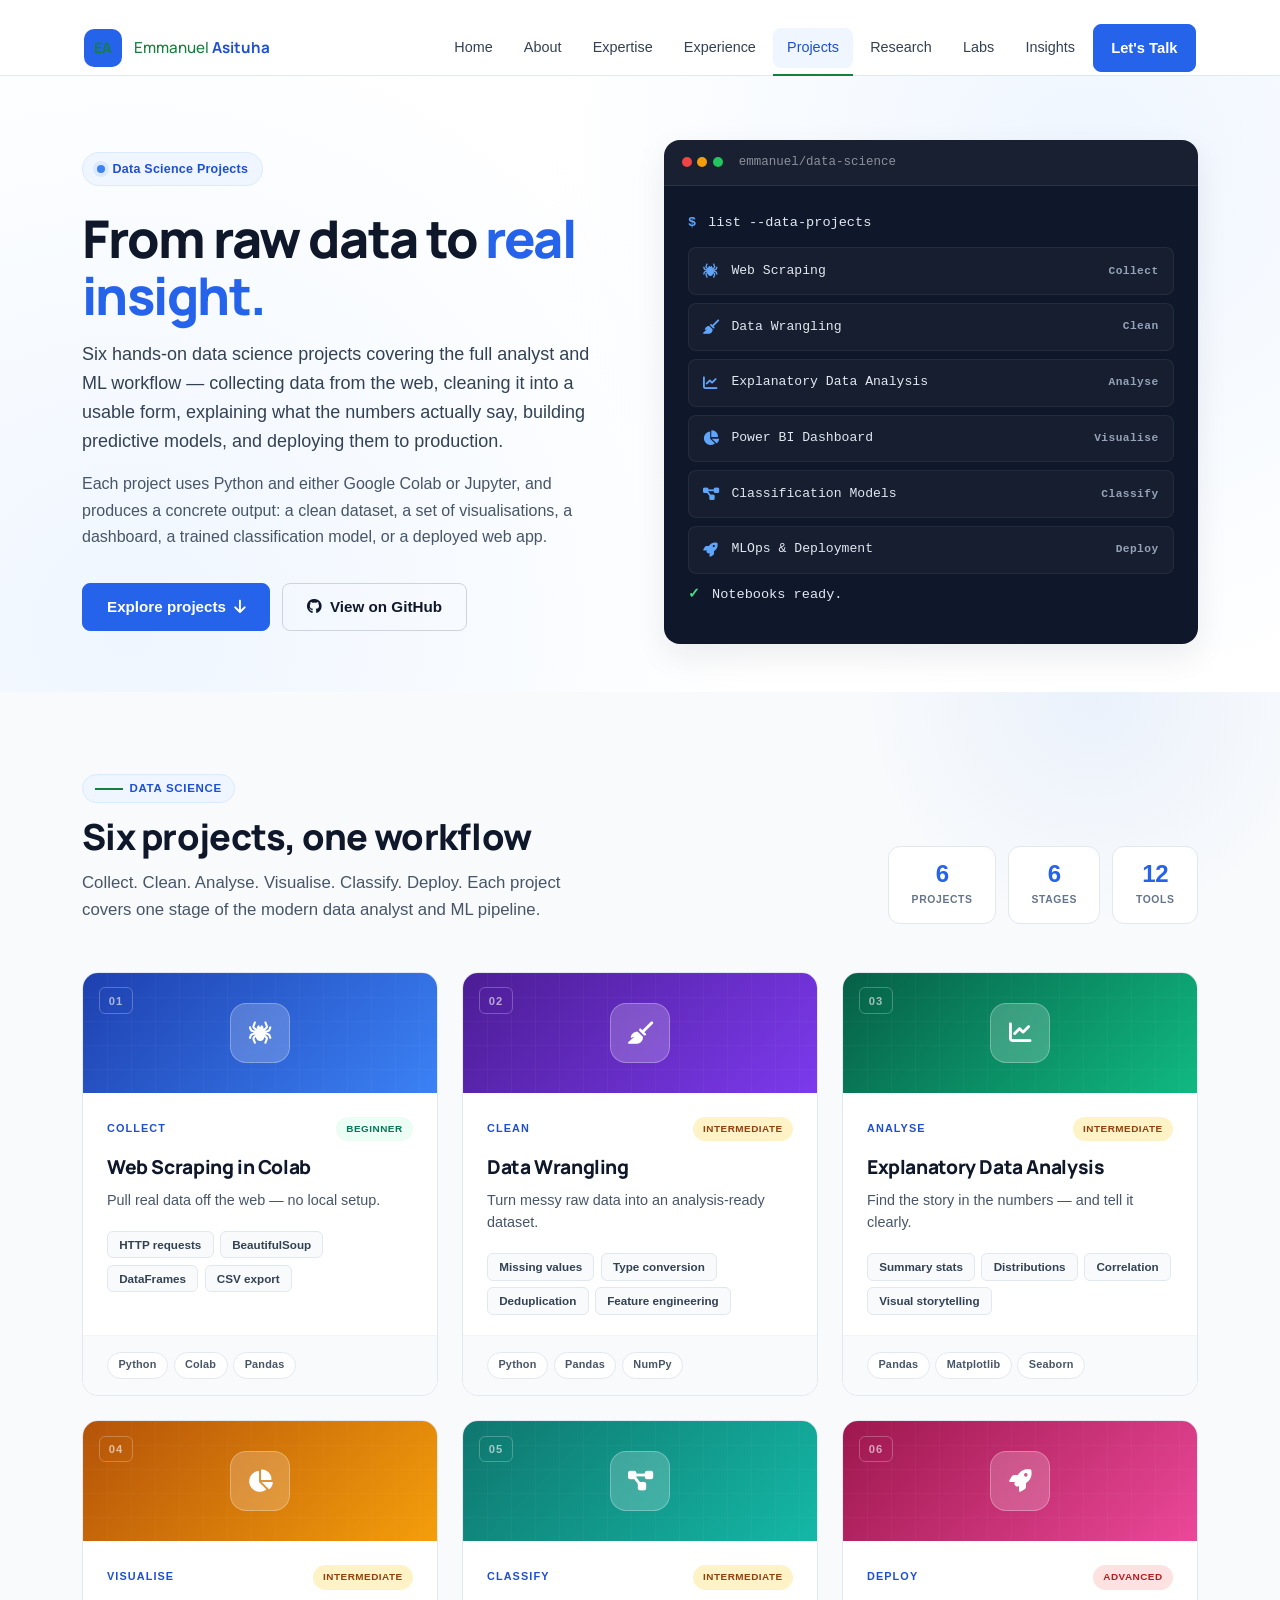
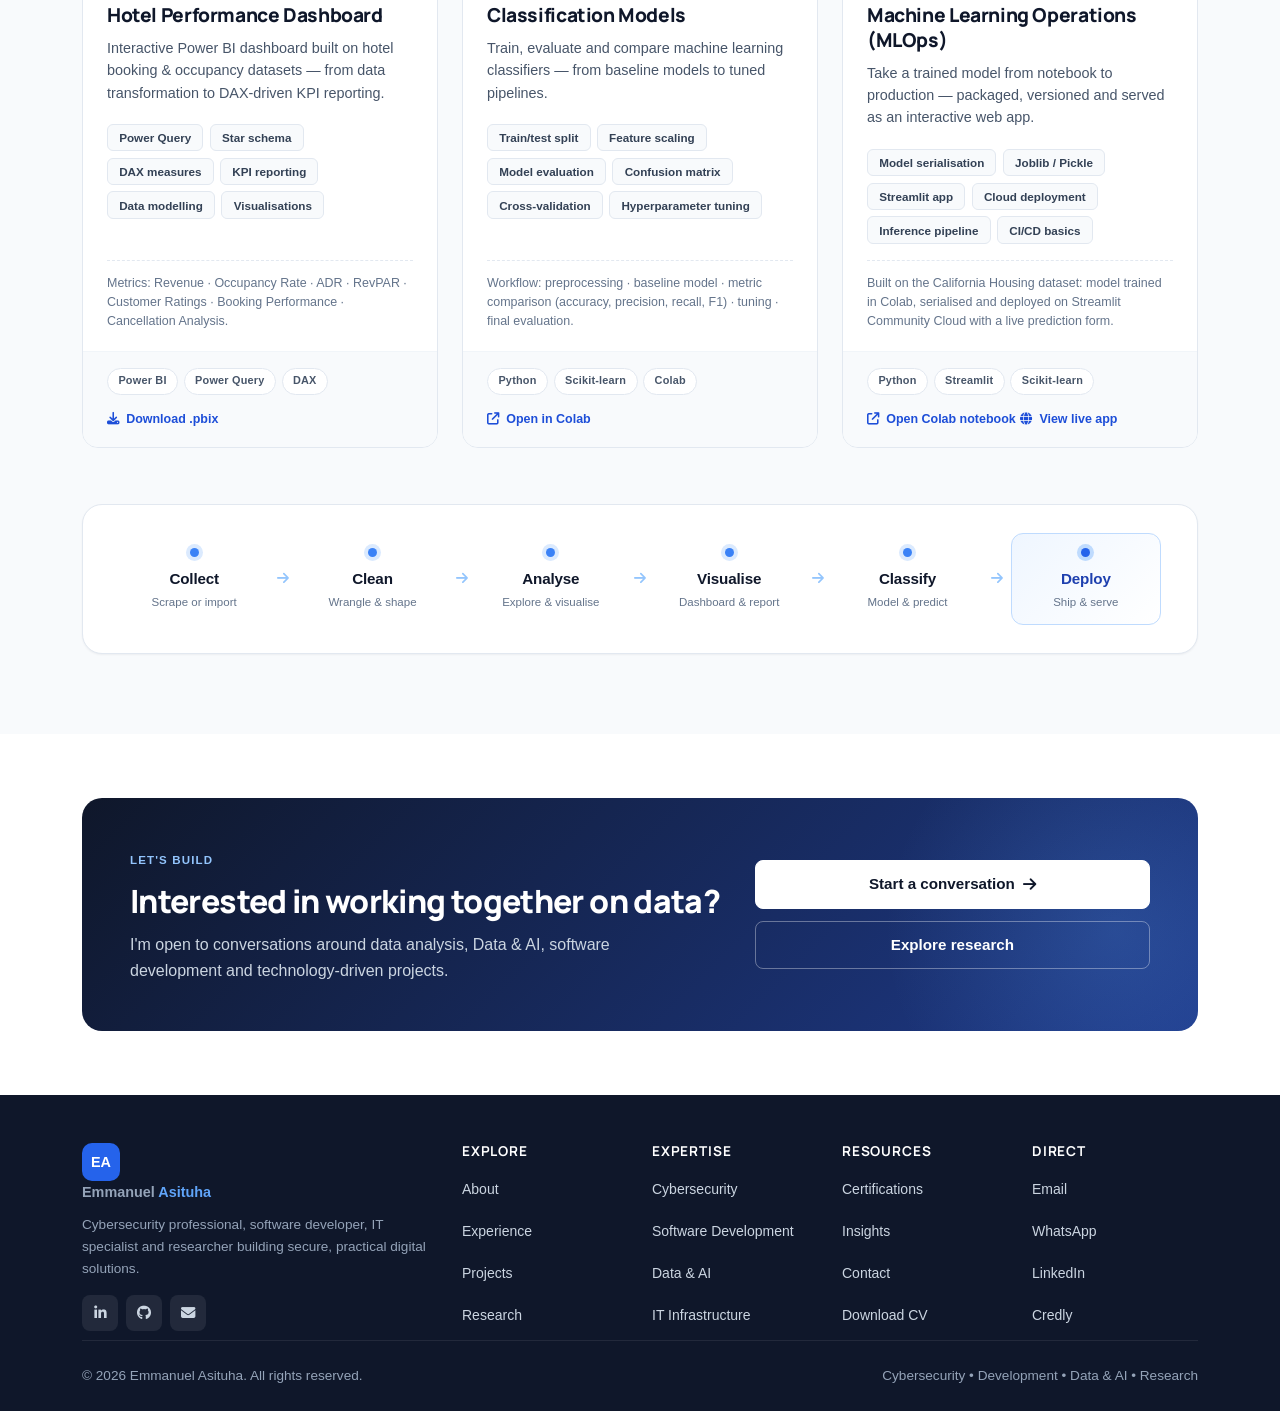
<file: projects.html>
<!DOCTYPE html>
<html lang="en">

<head>

    <meta charset="UTF-8">

    <meta name="viewport" content="width=device-width, initial-scale=1.0">

    <title>Data Science Projects | Emmanuel Asituha</title>

    <meta name="description" content="Data science projects by Emmanuel Asituha — web scraping, data wrangling, explanatory data analysis, classification models and MLOps. Practical work covering the analyst and ML workflow from raw data to deployed insight.">

    <meta name="author" content="Emmanuel Asituha">

    <meta name="robots" content="index, follow">

    <meta name="theme-color" content="#ffffff">

    <link rel="canonical" href="https://emmanuelasituha.com/projects.html">

    <!-- Open Graph -->
    <meta property="og:type" content="website">
    <meta property="og:url" content="https://emmanuelasituha.com/projects.html">
    <meta property="og:site_name" content="Emmanuel Asituha">
    <meta property="og:title" content="Data Science Projects | Emmanuel Asituha">
    <meta property="og:description" content="Practical data science projects — web scraping, data wrangling, explanatory data analysis, classification models and MLOps.">
    <meta property="og:image" content="https://emmanuelasituha.com/assets/images/og-default.jpg">
    <meta property="og:locale" content="en_US">

    <!-- Twitter -->
    <meta name="twitter:card" content="summary_large_image">
    <meta name="twitter:title" content="Data Science Projects | Emmanuel Asituha">
    <meta name="twitter:description" content="Practical data science projects — web scraping, data wrangling, explanatory data analysis, classification models and MLOps.">
    <meta name="twitter:image" content="https://emmanuelasituha.com/assets/images/og-default.jpg">

    <!-- Bootstrap -->
    <link
        href="https://cdn.jsdelivr.net/npm/bootstrap@5.3.3/dist/css/bootstrap.min.css"
        rel="stylesheet"
        integrity="sha384-QWTKZyjpPEjISv5WaRU9OFeRpok6YctnYmDr5pNlyT2bRjXh0JMhjY6hW+ALEwIH"
        crossorigin="anonymous"
    >

    <!-- Font Awesome -->
    <link
        rel="stylesheet"
        href="https://cdnjs.cloudflare.com/ajax/libs/font-awesome/6.7.2/css/all.min.css"
        referrerpolicy="no-referrer"
    >

    <!-- Base site styles -->
    <link rel="stylesheet" href="assets/css/style.css">

    <!-- Structured data -->
    <script type="application/ld+json">
    {
        "@context": "https://schema.org",
        "@type": "Person",
        "name": "Emmanuel Asituha",
        "url": "https://emmanuelasituha.com",
        "jobTitle": "Cybersecurity Professional, Software Developer & Researcher",
        "sameAs": [
            "https://linkedin.com/in/emmanuel-asituha",
            "https://github.com/Jeastco"
        ]
    }
    </script>

</head>


<body class="projects-page ds-scope">


<style>
/* =========================================================
   DATA SCIENCE PROJECTS — Inline, scoped styles
   =========================================================
   Everything inside .ds-scope only. Does not affect other
   pages or sections of the site.
   ========================================================= */

.ds-scope {
    --ds-accent-50:  #eff6ff;
    --ds-accent-100: #dbeafe;
    --ds-accent-200: #bfdbfe;
    --ds-accent-300: #93c5fd;
    --ds-accent-400: #60a5fa;
    --ds-accent-500: #3b82f6;
    --ds-accent-600: #2563eb;
    --ds-accent-700: #1d4ed8;
    --ds-accent-800: #1e40af;
    --ds-accent-900: #1e3a8a;

    --ds-ink-50:  #f8fafc;
    --ds-ink-100: #f1f5f9;
    --ds-ink-200: #e2e8f0;
    --ds-ink-300: #cbd5e1;
    --ds-ink-400: #94a3b8;
    --ds-ink-500: #64748b;
    --ds-ink-600: #475569;
    --ds-ink-700: #334155;
    --ds-ink-800: #1e293b;
    --ds-ink-900: #0f172a;

    --ds-radius-md: 12px;
    --ds-radius-lg: 16px;
    --ds-radius-xl: 20px;
    --ds-shadow-sm: 0 1px 2px rgba(15, 23, 42, 0.05);
    --ds-shadow-md: 0 4px 12px rgba(15, 23, 42, 0.06);
    --ds-shadow-lg: 0 12px 32px rgba(15, 23, 42, 0.08);

    background: #fff;
    color: var(--ds-ink-900);
    font-family: -apple-system, BlinkMacSystemFont, "Segoe UI", Roboto,
                 "Helvetica Neue", Arial, sans-serif;
    line-height: 1.65;
    -webkit-font-smoothing: antialiased;
}


/* ---------- Utilities (scoped) ---------- */

.ds-scope .text-accent { color: var(--ds-accent-600); }

.ds-scope .badge-soft {
    display: inline-flex;
    align-items: center;
    gap: 0.5rem;
    background: var(--ds-accent-50);
    color: var(--ds-accent-700);
    border: 1px solid var(--ds-accent-100);
    padding: 0.35rem 0.85rem;
    border-radius: 999px;
    font-size: 0.78rem;
    font-weight: 600;
    letter-spacing: 0.02em;
    margin-bottom: 1.5rem;
}

.ds-scope .badge-dot {
    width: 8px;
    height: 8px;
    border-radius: 50%;
    background: var(--ds-accent-500);
    box-shadow: 0 0 0 4px var(--ds-accent-100);
}


/* ---------- Hero ---------- */

.ds-scope .projects-hero {
    padding: 4rem 0 3rem;
    background:
        radial-gradient(circle at 85% 15%, var(--ds-accent-50) 0%, transparent 45%),
        radial-gradient(circle at 10% 90%, var(--ds-accent-50) 0%, transparent 50%),
        #fff;
}

@media (max-width: 991px) {
    .ds-scope .projects-hero { padding: 2.5rem 0 2rem; }
}

.ds-scope .projects-hero__title {
    font-size: clamp(2.25rem, 5vw, 3.25rem);
    font-weight: 800;
    line-height: 1.1;
    letter-spacing: -0.03em;
    color: var(--ds-ink-900);
    margin: 0 0 1rem;
}

.ds-scope .projects-hero__lead {
    font-size: 1.125rem;
    color: var(--ds-ink-700);
    font-weight: 500;
    margin: 0 0 1rem;
    line-height: 1.6;
    max-width: 560px;
}

.ds-scope .projects-hero__text {
    font-size: 1rem;
    color: var(--ds-ink-600);
    margin: 0 0 2rem;
    max-width: 560px;
    line-height: 1.65;
}

.ds-scope .projects-hero__actions {
    display: flex;
    flex-wrap: wrap;
    gap: 0.75rem;
}


/* ---------- Terminal ---------- */

.ds-scope .project-terminal {
    background: var(--ds-ink-900);
    border-radius: var(--ds-radius-lg);
    overflow: hidden;
    box-shadow: var(--ds-shadow-lg);
    font-family: "SF Mono", Monaco, Consolas, monospace;
}

.ds-scope .project-terminal__head {
    display: flex;
    align-items: center;
    gap: 1rem;
    padding: 0.75rem 1.1rem;
    background: rgba(255, 255, 255, 0.04);
    border-bottom: 1px solid rgba(255, 255, 255, 0.08);
}

.ds-scope .window-dots {
    display: flex;
    gap: 0.35rem;
}

.ds-scope .window-dots span {
    width: 10px;
    height: 10px;
    border-radius: 50%;
    background: rgba(255, 255, 255, 0.15);
}

.ds-scope .window-dots span:nth-child(1) { background: #ef4444; }
.ds-scope .window-dots span:nth-child(2) { background: #f59e0b; }
.ds-scope .window-dots span:nth-child(3) { background: #22c55e; }

.ds-scope .project-terminal__head > span {
    color: rgba(255, 255, 255, 0.5);
    font-size: 0.78rem;
}

.ds-scope .project-terminal__body {
    padding: 1.5rem;
    color: #e2e8f0;
    font-size: 0.85rem;
    line-height: 1.9;
}

.ds-scope .terminal-line {
    display: flex;
    gap: 0.75rem;
    margin-bottom: 0.75rem;
}

.ds-scope .terminal-prompt {
    color: var(--ds-accent-400);
    font-weight: 700;
}

.ds-scope .terminal-project {
    display: flex;
    align-items: center;
    gap: 0.75rem;
    padding: 0.65rem 0.9rem;
    background: rgba(255, 255, 255, 0.03);
    border: 1px solid rgba(255, 255, 255, 0.06);
    border-radius: 8px;
    margin-bottom: 0.5rem;
    transition: all 0.2s ease;
}

.ds-scope .terminal-project:hover {
    background: rgba(96, 165, 250, 0.08);
    border-color: rgba(96, 165, 250, 0.2);
}

.ds-scope .terminal-project i {
    color: var(--ds-accent-400);
    font-size: 0.9rem;
    width: 16px;
}

.ds-scope .terminal-project span {
    flex-grow: 1;
    color: #e2e8f0;
    font-size: 0.82rem;
}

.ds-scope .terminal-project small {
    color: #94a3b8;
    font-size: 0.7rem;
    font-weight: 600;
    letter-spacing: 0.04em;
}

.ds-scope .terminal-success .terminal-prompt {
    color: #4ade80;
}


/* ---------- Data Science Section ---------- */

.ds-scope .ds-section {
    position: relative;
    background: var(--ds-ink-50);
    padding: 5rem 0;
    overflow: hidden;
}

.ds-scope .ds-section::before {
    content: "";
    position: absolute;
    top: -15%;
    right: -5%;
    width: 500px;
    height: 500px;
    border-radius: 50%;
    background: radial-gradient(circle, rgba(59, 130, 246, 0.07) 0%, transparent 65%);
    pointer-events: none;
}

.ds-scope .ds-section > .container {
    position: relative;
    z-index: 1;
}


/* Header */

.ds-scope .ds-header {
    display: grid;
    grid-template-columns: 1fr auto;
    align-items: end;
    gap: 2rem;
    margin-bottom: 3rem;
}

@media (max-width: 767px) {
    .ds-scope .ds-header {
        grid-template-columns: 1fr;
        gap: 1.5rem;
        align-items: start;
    }
}

.ds-scope .section-label {
    display: inline-flex;
    align-items: center;
    gap: 0.4rem;
    background: var(--ds-accent-50);
    color: var(--ds-accent-700);
    border: 1px solid var(--ds-accent-100);
    padding: 0.25rem 0.75rem;
    border-radius: 999px;
    font-size: 0.72rem;
    font-weight: 700;
    letter-spacing: 0.06em;
    text-transform: uppercase;
    margin-bottom: 0.75rem;
}

.ds-scope .section-title {
    font-size: clamp(1.65rem, 3vw, 2.25rem);
    font-weight: 800;
    line-height: 1.2;
    letter-spacing: -0.02em;
    color: var(--ds-ink-900);
    margin: 0 0 0.5rem;
}

.ds-scope .ds-header__sub {
    font-size: 1.05rem;
    color: var(--ds-ink-600);
    margin: 0.75rem 0 0;
    line-height: 1.6;
    max-width: 520px;
}

.ds-scope .ds-header__stats {
    display: flex;
    gap: 0.75rem;
    flex-shrink: 0;
}

.ds-scope .ds-stat {
    display: flex;
    flex-direction: column;
    align-items: center;
    padding: 0.9rem 1.4rem;
    background: #fff;
    border: 1px solid var(--ds-ink-200);
    border-radius: var(--ds-radius-md);
    transition: all 0.2s ease;
}

.ds-scope .ds-stat:hover {
    border-color: var(--ds-accent-300);
    transform: translateY(-2px);
    box-shadow: var(--ds-shadow-sm);
}

.ds-scope .ds-stat strong {
    font-size: 1.5rem;
    font-weight: 800;
    color: var(--ds-accent-600);
    line-height: 1;
    letter-spacing: -0.02em;
    font-variant-numeric: tabular-nums;
}

.ds-scope .ds-stat span {
    font-size: 0.65rem;
    font-weight: 700;
    color: var(--ds-ink-500);
    text-transform: uppercase;
    letter-spacing: 0.06em;
    margin-top: 0.35rem;
}

@media (max-width: 575px) {
    .ds-scope .ds-header__stats { width: 100%; }
    .ds-scope .ds-stat { flex: 1; padding: 0.75rem; }
    .ds-scope .ds-stat strong { font-size: 1.25rem; }
}


/* ---------- Cards ---------- */

.ds-scope .ds-card {
    display: flex;
    flex-direction: column;
    height: 100%;
    background: #fff;
    border: 1px solid var(--ds-ink-200);
    border-radius: var(--ds-radius-lg);
    overflow: hidden;
    transition: all 0.3s cubic-bezier(0.4, 0, 0.2, 1);
}

.ds-scope .ds-card:hover {
    border-color: var(--ds-accent-300);
    transform: translateY(-6px);
    box-shadow: 0 20px 40px rgba(15, 23, 42, 0.10);
}

.ds-scope .ds-card__visual {
    height: 120px;
    position: relative;
    display: grid;
    place-items: center;
    overflow: hidden;
}

.ds-scope .ds-card__visual::before {
    content: "";
    position: absolute;
    inset: 0;
    background-image:
        linear-gradient(rgba(255, 255, 255, 0.06) 1px, transparent 1px),
        linear-gradient(90deg, rgba(255, 255, 255, 0.06) 1px, transparent 1px);
    background-size: 24px 24px;
    opacity: 0.55;
}

.ds-scope .ds-card__visual--scrape {
    background: linear-gradient(135deg, #1e40af 0%, #3b82f6 100%);
}

.ds-scope .ds-card__visual--wrangle {
    background: linear-gradient(135deg, #4c1d95 0%, #7c3aed 100%);
}

.ds-scope .ds-card__visual--eda {
    background: linear-gradient(135deg, #065f46 0%, #10b981 100%);
}

.ds-scope .ds-card__visual--powerbi {
    background: linear-gradient(135deg, #b45309 0%, #f59e0b 100%);
}

.ds-scope .ds-card__visual--classify {
    background: linear-gradient(135deg, #0f766e 0%, #14b8a6 100%);
}

.ds-scope .ds-card__visual--mlops {
    background: linear-gradient(135deg, #9d174d 0%, #ec4899 100%);
}

.ds-scope .ds-card__badge {
    position: absolute;
    top: 0.9rem;
    left: 1rem;
    font-size: 0.7rem;
    font-weight: 800;
    letter-spacing: 0.08em;
    color: rgba(255, 255, 255, 0.6);
    border: 1px solid rgba(255, 255, 255, 0.25);
    padding: 0.2rem 0.55rem;
    border-radius: 6px;
    backdrop-filter: blur(4px);
    z-index: 2;
}

.ds-scope .ds-card__icon {
    position: relative;
    z-index: 2;
    width: 60px;
    height: 60px;
    border-radius: 16px;
    background: rgba(255, 255, 255, 0.2);
    border: 1px solid rgba(255, 255, 255, 0.28);
    backdrop-filter: blur(8px);
    display: grid;
    place-items: center;
    font-size: 1.4rem;
    color: #fff;
    transition: transform 0.4s cubic-bezier(0.34, 1.56, 0.64, 1);
}

.ds-scope .ds-card:hover .ds-card__icon {
    transform: scale(1.14) rotate(-6deg);
}

.ds-scope .ds-card__body {
    padding: 1.5rem 1.5rem 1.25rem;
    display: flex;
    flex-direction: column;
    flex-grow: 1;
}

.ds-scope .ds-card__meta {
    display: flex;
    align-items: center;
    justify-content: space-between;
    gap: 0.75rem;
    margin-bottom: 0.85rem;
}

.ds-scope .ds-card__eyebrow {
    font-size: 0.68rem;
    font-weight: 800;
    letter-spacing: 0.1em;
    text-transform: uppercase;
    color: var(--ds-accent-700);
}

.ds-scope .ds-card__level {
    font-size: 0.62rem;
    font-weight: 700;
    letter-spacing: 0.05em;
    text-transform: uppercase;
    padding: 0.25rem 0.65rem;
    border-radius: 999px;
}

.ds-scope .ds-card__level--beginner {
    background: #ecfdf5;
    color: #047857;
}

.ds-scope .ds-card__level--intermediate {
    background: #fef3c7;
    color: #92400e;
}

.ds-scope .ds-card__level--advanced {
    background: #fee2e2;
    color: #b91c1c;
}

.ds-scope .ds-card h3 {
    font-size: 1.2rem;
    font-weight: 800;
    color: var(--ds-ink-900);
    margin: 0 0 0.55rem;
    letter-spacing: -0.02em;
    line-height: 1.3;
}

.ds-scope .ds-card__lead {
    font-size: 0.9rem;
    color: var(--ds-ink-600);
    margin: 0 0 1.25rem;
    line-height: 1.55;
}

.ds-scope .ds-card__skills {
    list-style: none;
    padding: 0;
    margin: 0;
    display: flex;
    flex-wrap: wrap;
    gap: 0.4rem;
    flex-grow: 1;
    align-content: flex-start;
}

.ds-scope .ds-card__skills li {
    display: inline-block;
    padding: 0.32rem 0.7rem;
    background: var(--ds-ink-50);
    border: 1px solid var(--ds-ink-200);
    border-radius: 6px;
    font-size: 0.73rem;
    font-weight: 600;
    color: var(--ds-ink-700);
    line-height: 1.3;
    transition: all 0.15s ease;
}

.ds-scope .ds-card:hover .ds-card__skills li {
    border-color: var(--ds-accent-200);
    background: var(--ds-accent-50);
    color: var(--ds-accent-700);
}

.ds-scope .ds-card__detail {
    font-size: 0.78rem;
    color: var(--ds-ink-500);
    line-height: 1.5;
    margin: 1rem 0 0;
    padding-top: 0.85rem;
    border-top: 1px dashed var(--ds-ink-200);
}

.ds-scope .ds-card__footer {
    padding: 1rem 1.5rem;
    border-top: 1px solid var(--ds-ink-100);
    background: var(--ds-ink-50);
}

.ds-scope .ds-card__tools {
    display: flex;
    flex-wrap: wrap;
    gap: 0.35rem;
}

.ds-scope .ds-card__tools span {
    display: inline-block;
    padding: 0.24rem 0.65rem;
    background: #fff;
    border: 1px solid var(--ds-ink-200);
    border-radius: 999px;
    font-size: 0.68rem;
    font-weight: 700;
    letter-spacing: 0.02em;
    color: var(--ds-ink-600);
    transition: all 0.15s ease;
}

.ds-scope .ds-card:hover .ds-card__tools span {
    border-color: var(--ds-accent-300);
    color: var(--ds-accent-700);
}

.ds-scope .ds-card__download {
    display: inline-flex;
    align-items: center;
    gap: 0.45rem;
    margin-top: 0.85rem;
    font-size: 0.78rem;
    font-weight: 700;
    color: var(--ds-accent-700);
    text-decoration: none;
    transition: color 0.15s ease;
}

.ds-scope .ds-card__download:hover {
    color: var(--ds-accent-900);
    text-decoration: underline;
}

.ds-scope .ds-card__download + .ds-card__download {
    margin-top: 0.35rem;
}


/* ---------- Workflow ---------- */

.ds-scope .ds-flow {
    margin-top: 3.5rem;
    display: grid;
    grid-template-columns: 1fr auto 1fr auto 1fr auto 1fr auto 1fr auto 1fr;
    align-items: center;
    gap: 0.5rem;
    padding: 1.75rem 2.25rem;
    background: #fff;
    border: 1px solid var(--ds-ink-200);
    border-radius: var(--ds-radius-xl);
    box-shadow: var(--ds-shadow-sm);
}

@media (max-width: 991px) {
    .ds-scope .ds-flow {
        grid-template-columns: repeat(2, 1fr);
        gap: 1.25rem;
        padding: 1.5rem;
    }
    .ds-scope .ds-flow__arrow { display: none; }
}

@media (max-width: 575px) {
    .ds-scope .ds-flow {
        grid-template-columns: 1fr;
        padding: 1.25rem;
    }
}

.ds-scope .ds-flow__step {
    display: flex;
    flex-direction: column;
    align-items: center;
    text-align: center;
    gap: 0.35rem;
    padding: 0.85rem 1rem;
    border-radius: var(--ds-radius-md);
    transition: background 0.2s ease;
}

.ds-scope .ds-flow__step:hover {
    background: var(--ds-ink-50);
}

.ds-scope .ds-flow__dot {
    width: 9px;
    height: 9px;
    border-radius: 50%;
    background: var(--ds-accent-500);
    margin-bottom: 0.5rem;
    box-shadow: 0 0 0 4px var(--ds-accent-100);
}

.ds-scope .ds-flow__step strong {
    font-size: 0.95rem;
    font-weight: 800;
    color: var(--ds-ink-900);
    letter-spacing: -0.01em;
    line-height: 1.2;
}

.ds-scope .ds-flow__step small {
    font-size: 0.72rem;
    color: var(--ds-ink-500);
    line-height: 1.4;
}

.ds-scope .ds-flow__step--accent {
    background: linear-gradient(135deg, var(--ds-accent-50) 0%, #fff 100%);
    border: 1px solid var(--ds-accent-200);
}

.ds-scope .ds-flow__step--accent:hover {
    background: linear-gradient(135deg, var(--ds-accent-100) 0%, var(--ds-accent-50) 100%);
}

.ds-scope .ds-flow__step--accent .ds-flow__dot {
    background: var(--ds-accent-600);
    box-shadow: 0 0 0 4px var(--ds-accent-200);
}

.ds-scope .ds-flow__step--accent strong {
    color: var(--ds-accent-800);
}

.ds-scope .ds-flow__arrow {
    display: flex;
    align-items: center;
    justify-content: center;
    color: var(--ds-accent-300);
    font-size: 0.85rem;
}


/* ---------- CTA ---------- */

.ds-scope .section--cta {
    padding: 4rem 0;
    background: #fff;
}

.ds-scope .cta-card {
    background: linear-gradient(135deg, var(--ds-ink-900) 0%, var(--ds-accent-900) 100%);
    border-radius: var(--ds-radius-xl);
    padding: 3rem;
    display: grid;
    grid-template-columns: 1.5fr 1fr;
    gap: 2rem;
    align-items: center;
    position: relative;
    overflow: hidden;
}

.ds-scope .cta-card::before {
    content: "";
    position: absolute;
    top: -50%;
    right: -15%;
    width: 500px;
    height: 500px;
    border-radius: 50%;
    background: radial-gradient(circle, rgba(96, 165, 250, 0.2) 0%, transparent 65%);
    pointer-events: none;
}

.ds-scope .cta-card > * { position: relative; z-index: 1; }

.ds-scope .cta-eyebrow {
    display: inline-block;
    color: var(--ds-accent-300);
    font-size: 0.72rem;
    font-weight: 700;
    letter-spacing: 0.1em;
    text-transform: uppercase;
    margin-bottom: 0.75rem;
}

.ds-scope .cta-card h2 {
    font-size: clamp(1.5rem, 2.8vw, 2rem);
    font-weight: 800;
    color: #fff;
    margin: 0 0 0.75rem;
    letter-spacing: -0.02em;
    line-height: 1.2;
}

.ds-scope .cta-card p {
    color: #cbd5e1;
    margin: 0;
    font-size: 1rem;
    line-height: 1.6;
    max-width: 480px;
}

.ds-scope .cta-card__actions {
    display: flex;
    flex-direction: column;
    gap: 0.75rem;
}

@media (max-width: 991px) {
    .ds-scope .cta-card {
        grid-template-columns: 1fr;
        padding: 2rem 1.75rem;
    }
    .ds-scope .cta-card__actions {
        flex-direction: row;
        flex-wrap: wrap;
    }
    .ds-scope .cta-card__actions .btn-light,
    .ds-scope .cta-card__actions .btn-outline-light {
        flex: 1;
    }
}


/* ---------- Buttons (scoped) ---------- */

.ds-scope .btn {
    display: inline-flex;
    align-items: center;
    justify-content: center;
    gap: 0.5rem;
    font-weight: 600;
    text-decoration: none;
    transition: all 0.15s ease;
    cursor: pointer;
    border-width: 1px;
    border-style: solid;
}

.ds-scope .btn-primary {
    background: var(--ds-accent-600);
    border-color: var(--ds-accent-600);
    color: #fff;
    padding: 0.55rem 1.1rem;
    border-radius: 8px;
}

.ds-scope .btn-primary:hover {
    background: var(--ds-accent-700);
    border-color: var(--ds-accent-700);
    color: #fff;
    transform: translateY(-1px);
}

.ds-scope .btn-outline-primary {
    background: transparent;
    border-color: var(--ds-ink-300);
    color: var(--ds-ink-900);
    padding: 0.55rem 1.1rem;
    border-radius: 8px;
}

.ds-scope .btn-outline-primary:hover {
    border-color: var(--ds-accent-600);
    background: var(--ds-accent-50);
    color: var(--ds-accent-700);
}

.ds-scope .btn-lg {
    padding: 0.75rem 1.5rem;
    font-size: 0.95rem;
}

.ds-scope .btn-light {
    background: #fff;
    border-color: #fff;
    color: var(--ds-ink-900);
    padding: 0.75rem 1.5rem;
    border-radius: 8px;
}

.ds-scope .btn-light:hover {
    background: var(--ds-accent-50);
    color: var(--ds-accent-800);
    transform: translateY(-1px);
}

.ds-scope .btn-outline-light {
    background: transparent;
    border-color: rgba(255, 255, 255, 0.35);
    color: #fff;
    padding: 0.75rem 1.5rem;
    border-radius: 8px;
}

.ds-scope .btn-outline-light:hover {
    background: rgba(255, 255, 255, 0.1);
    border-color: #fff;
    color: #fff;
}


/* ---------- Skip link ---------- */

.ds-scope .skip-link {
    position: absolute;
    left: -9999px;
    top: 0;
    background: var(--ds-accent-600);
    color: #fff;
    padding: 0.75rem 1.25rem;
    z-index: 9999;
}

.ds-scope .skip-link:focus { left: 0; }


/* ---------- Anchor offset ---------- */

.ds-scope [id] {
    scroll-margin-top: 90px;
}


/* ---------- Reduced motion ---------- */

@media (prefers-reduced-motion: reduce) {
    .ds-scope *,
    .ds-scope *::before,
    .ds-scope *::after {
        animation-duration: 0.01ms !important;
        transition-duration: 0.01ms !important;
    }
}
</style>


<a class="skip-link" href="#main-content">Skip to main content</a>


<!-- =========================================================
     NAVIGATION
========================================================= -->

<header class="navbar" id="site-navbar">

    <div class="nav-container">

        <a href="index.html" class="logo" aria-label="Emmanuel Asituha — Homepage">

            <span class="logo-mark" aria-hidden="true">EA</span>

            <span class="logo-name">
                Emmanuel
                <strong>Asituha</strong>
            </span>

        </a>


        <nav class="nav-links" id="main-navigation" aria-label="Main navigation">

            <a href="index.html" class="nav-link">Home</a>
            <a href="about.html" class="nav-link">About</a>
            <a href="expertise.html" class="nav-link">Expertise</a>
            <a href="experience.html" class="nav-link">Experience</a>
            <a href="projects.html" class="nav-link active" aria-current="page">Projects</a>
            <a href="research.html" class="nav-link">Research</a>
            <a href="labs.html" class="nav-link">Labs</a>
            <a href="blog.html" class="nav-link">Insights</a>

            <a href="contact.html" class="btn btn-primary">
                Let's Talk
            </a>

        </nav>


        <button
            class="menu-toggle"
            type="button"
            aria-label="Open navigation menu"
            aria-expanded="false"
            aria-controls="main-navigation"
        >
            <span></span><span></span><span></span>
        </button>

    </div>

</header>



<main id="main-content">


<!-- =========================================================
     HERO
========================================================= -->

<section class="projects-hero" aria-labelledby="projects-hero-heading">

    <div class="container">

        <div class="row align-items-center g-5">

            <div class="col-lg-6">

                <span class="badge-soft">
                    <span class="badge-dot" aria-hidden="true"></span>
                    Data Science Projects
                </span>


                <h1 id="projects-hero-heading" class="projects-hero__title">
                    From raw data to
                    <span class="text-accent">real insight.</span>
                </h1>


                <p class="projects-hero__lead">
                    Six hands-on data science projects covering the full
                    analyst and ML workflow — collecting data from the web,
                    cleaning it into a usable form, explaining what the
                    numbers actually say, building predictive models, and
                    deploying them to production.
                </p>


                <p class="projects-hero__text">
                    Each project uses Python and either Google Colab or
                    Jupyter, and produces a concrete output: a clean
                    dataset, a set of visualisations, a dashboard, a
                    trained classification model, or a deployed web app.
                </p>


                <div class="projects-hero__actions">

                    <a href="#data-science" class="btn btn-primary btn-lg">
                        Explore projects
                        <i class="fa-solid fa-arrow-down" aria-hidden="true"></i>
                    </a>

                    <a
                        href="https://github.com/Jeastco"
                        class="btn btn-outline-primary btn-lg"
                        target="_blank"
                        rel="noopener noreferrer"
                    >
                        <i class="fa-brands fa-github" aria-hidden="true"></i>
                        View on GitHub
                    </a>

                </div>

            </div>


            <div class="col-lg-6">

                <div class="project-terminal" aria-hidden="true">

                    <div class="project-terminal__head">

                        <div class="window-dots">
                            <span></span><span></span><span></span>
                        </div>

                        <span>emmanuel/data-science</span>

                    </div>


                    <div class="project-terminal__body">

                        <div class="terminal-line">
                            <span class="terminal-prompt">$</span>
                            <span>list --data-projects</span>
                        </div>


                        <div class="terminal-project">
                            <i class="fa-solid fa-spider"></i>
                            <span>Web Scraping</span>
                            <small>Collect</small>
                        </div>

                        <div class="terminal-project">
                            <i class="fa-solid fa-broom"></i>
                            <span>Data Wrangling</span>
                            <small>Clean</small>
                        </div>

                        <div class="terminal-project">
                            <i class="fa-solid fa-chart-line"></i>
                            <span>Explanatory Data Analysis</span>
                            <small>Analyse</small>
                        </div>

                        <div class="terminal-project">
                            <i class="fa-solid fa-chart-pie"></i>
                            <span>Power BI Dashboard</span>
                            <small>Visualise</small>
                        </div>

                        <div class="terminal-project">
                            <i class="fa-solid fa-diagram-project"></i>
                            <span>Classification Models</span>
                            <small>Classify</small>
                        </div>

                        <div class="terminal-project">
                            <i class="fa-solid fa-rocket"></i>
                            <span>MLOps &amp; Deployment</span>
                            <small>Deploy</small>
                        </div>

                        <div class="terminal-line terminal-success">
                            <span class="terminal-prompt">✓</span>
                            <span>Notebooks ready.</span>
                        </div>

                    </div>

                </div>

            </div>

        </div>

    </div>

</section>



<!-- =========================================================
     DATA SCIENCE PROJECTS
========================================================= -->

<section class="ds-section" id="data-science" aria-labelledby="data-science-heading">

    <div class="container">

        <header class="ds-header">

            <div class="ds-header__left">

                <span class="section-label">Data Science</span>

                <h2 id="data-science-heading" class="section-title">
                    Six projects, one workflow
                </h2>

                <p class="ds-header__sub">
                    Collect. Clean. Analyse. Visualise. Classify. Deploy.
                    Each project covers one stage of the modern data
                    analyst and ML pipeline.
                </p>

            </div>


            <div class="ds-header__stats" aria-label="Section summary">

                <div class="ds-stat">
                    <strong>6</strong>
                    <span>Projects</span>
                </div>

                <div class="ds-stat">
                    <strong>6</strong>
                    <span>Stages</span>
                </div>

                <div class="ds-stat">
                    <strong>12</strong>
                    <span>Tools</span>
                </div>

            </div>

        </header>


        <div class="row g-4">

            <!-- =============================================
                 01 — Web Scraping in Colab
            ============================================== -->

            <div class="col-md-6 col-lg-4">

                <article class="ds-card">

                    <div class="ds-card__visual ds-card__visual--scrape" aria-hidden="true">

                        <span class="ds-card__badge">01</span>

                        <span class="ds-card__icon">
                            <i class="fa-solid fa-spider"></i>
                        </span>

                    </div>


                    <div class="ds-card__body">

                        <div class="ds-card__meta">

                            <span class="ds-card__eyebrow">Collect</span>

                            <span class="ds-card__level ds-card__level--beginner">
                                Beginner
                            </span>

                        </div>


                        <h3>Web Scraping in Colab</h3>

                        <p class="ds-card__lead">
                            Pull real data off the web — no local setup.
                        </p>


                        <ul class="ds-card__skills">
                            <li>HTTP requests</li>
                            <li>BeautifulSoup</li>
                            <li>DataFrames</li>
                            <li>CSV export</li>
                        </ul>

                    </div>


                    <footer class="ds-card__footer">

                        <div class="ds-card__tools">
                            <span>Python</span>
                            <span>Colab</span>
                            <span>Pandas</span>
                        </div>

                    </footer>

                </article>

            </div>


            <!-- =============================================
                 02 — Data Wrangling
            ============================================== -->

            <div class="col-md-6 col-lg-4">

                <article class="ds-card">

                    <div class="ds-card__visual ds-card__visual--wrangle" aria-hidden="true">

                        <span class="ds-card__badge">02</span>

                        <span class="ds-card__icon">
                            <i class="fa-solid fa-broom"></i>
                        </span>

                    </div>


                    <div class="ds-card__body">

                        <div class="ds-card__meta">

                            <span class="ds-card__eyebrow">Clean</span>

                            <span class="ds-card__level ds-card__level--intermediate">
                                Intermediate
                            </span>

                        </div>


                        <h3>Data Wrangling</h3>

                        <p class="ds-card__lead">
                            Turn messy raw data into an analysis-ready dataset.
                        </p>


                        <ul class="ds-card__skills">
                            <li>Missing values</li>
                            <li>Type conversion</li>
                            <li>Deduplication</li>
                            <li>Feature engineering</li>
                        </ul>

                    </div>


                    <footer class="ds-card__footer">

                        <div class="ds-card__tools">
                            <span>Python</span>
                            <span>Pandas</span>
                            <span>NumPy</span>
                        </div>

                    </footer>

                </article>

            </div>


            <!-- =============================================
                 03 — Explanatory Data Analysis
            ============================================== -->

            <div class="col-md-6 col-lg-4">

                <article class="ds-card">

                    <div class="ds-card__visual ds-card__visual--eda" aria-hidden="true">

                        <span class="ds-card__badge">03</span>

                        <span class="ds-card__icon">
                            <i class="fa-solid fa-chart-line"></i>
                        </span>

                    </div>


                    <div class="ds-card__body">

                        <div class="ds-card__meta">

                            <span class="ds-card__eyebrow">Analyse</span>

                            <span class="ds-card__level ds-card__level--intermediate">
                                Intermediate
                            </span>

                        </div>


                        <h3>Explanatory Data Analysis</h3>

                        <p class="ds-card__lead">
                            Find the story in the numbers — and tell it clearly.
                        </p>


                        <ul class="ds-card__skills">
                            <li>Summary stats</li>
                            <li>Distributions</li>
                            <li>Correlation</li>
                            <li>Visual storytelling</li>
                        </ul>

                    </div>


                    <footer class="ds-card__footer">

                        <div class="ds-card__tools">
                            <span>Pandas</span>
                            <span>Matplotlib</span>
                            <span>Seaborn</span>
                        </div>

                    </footer>

                </article>

            </div>


            <!-- =============================================
                 04 — Power BI Hotel Performance Dashboard
            ============================================== -->

            <div class="col-md-6 col-lg-4">

                <article class="ds-card">

                    <div class="ds-card__visual ds-card__visual--powerbi" aria-hidden="true">

                        <span class="ds-card__badge">04</span>

                        <span class="ds-card__icon">
                            <i class="fa-solid fa-chart-pie"></i>
                        </span>

                    </div>


                    <div class="ds-card__body">

                        <div class="ds-card__meta">

                            <span class="ds-card__eyebrow">Visualise</span>

                            <span class="ds-card__level ds-card__level--intermediate">
                                Intermediate
                            </span>

                        </div>


                        <h3>Hotel Performance Dashboard</h3>

                        <p class="ds-card__lead">
                            Interactive Power BI dashboard built on hotel booking
                            &amp; occupancy datasets — from data transformation
                            to DAX-driven KPI reporting.
                        </p>


                        <ul class="ds-card__skills">
                            <li>Power Query</li>
                            <li>Star schema</li>
                            <li>DAX measures</li>
                            <li>KPI reporting</li>
                            <li>Data modelling</li>
                            <li>Visualisations</li>
                        </ul>


                        <p class="ds-card__detail">
                            Metrics: Revenue · Occupancy Rate · ADR · RevPAR ·
                            Customer Ratings · Booking Performance · Cancellation Analysis.
                        </p>

                    </div>


                    <footer class="ds-card__footer">

                        <div class="ds-card__tools">
                            <span>Power BI</span>
                            <span>Power Query</span>
                            <span>DAX</span>
                        </div>

                        <a class="ds-card__download"
                           href="/assets/documents/assignment.pbix"
                           download>
                            <i class="fa-solid fa-download"></i>
                            Download .pbix
                        </a>

                    </footer>

                </article>

            </div>


            <!-- =============================================
                 05 — Classification Models
            ============================================== -->

            <div class="col-md-6 col-lg-4">

                <article class="ds-card">

                    <div class="ds-card__visual ds-card__visual--classify" aria-hidden="true">

                        <span class="ds-card__badge">05</span>

                        <span class="ds-card__icon">
                            <i class="fa-solid fa-diagram-project"></i>
                        </span>

                    </div>


                    <div class="ds-card__body">

                        <div class="ds-card__meta">

                            <span class="ds-card__eyebrow">Classify</span>

                            <span class="ds-card__level ds-card__level--intermediate">
                                Intermediate
                            </span>

                        </div>


                        <h3>Classification Models</h3>

                        <p class="ds-card__lead">
                            Train, evaluate and compare machine learning
                            classifiers — from baseline models to tuned
                            pipelines.
                        </p>


                        <ul class="ds-card__skills">
                            <li>Train/test split</li>
                            <li>Feature scaling</li>
                            <li>Model evaluation</li>
                            <li>Confusion matrix</li>
                            <li>Cross-validation</li>
                            <li>Hyperparameter tuning</li>
                        </ul>


                        <p class="ds-card__detail">
                            Workflow: preprocessing · baseline model · metric
                            comparison (accuracy, precision, recall, F1) ·
                            tuning · final evaluation.
                        </p>

                    </div>


                    <footer class="ds-card__footer">

                        <div class="ds-card__tools">
                            <span>Python</span>
                            <span>Scikit-learn</span>
                            <span>Colab</span>
                        </div>

                        <a class="ds-card__download"
                           href="https://colab.research.google.com/drive/1t7ISIQh1U_qcQwxUX5aLgNJdhFl1HDkf?usp=sharing"
                           target="_blank"
                           rel="noopener noreferrer">
                            <i class="fa-solid fa-arrow-up-right-from-square"></i>
                            Open in Colab
                        </a>

                    </footer>

                </article>

            </div>


            <!-- =============================================
                 06 — Machine Learning Operations (MLOps)
            ============================================== -->

            <div class="col-md-6 col-lg-4">

                <article class="ds-card">

                    <div class="ds-card__visual ds-card__visual--mlops" aria-hidden="true">

                        <span class="ds-card__badge">06</span>

                        <span class="ds-card__icon">
                            <i class="fa-solid fa-rocket"></i>
                        </span>

                    </div>


                    <div class="ds-card__body">

                        <div class="ds-card__meta">

                            <span class="ds-card__eyebrow">Deploy</span>

                            <span class="ds-card__level ds-card__level--advanced">
                                Advanced
                            </span>

                        </div>


                        <h3>Machine Learning Operations (MLOps)</h3>

                        <p class="ds-card__lead">
                            Take a trained model from notebook to production —
                            packaged, versioned and served as an interactive
                            web app.
                        </p>


                        <ul class="ds-card__skills">
                            <li>Model serialisation</li>
                            <li>Joblib / Pickle</li>
                            <li>Streamlit app</li>
                            <li>Cloud deployment</li>
                            <li>Inference pipeline</li>
                            <li>CI/CD basics</li>
                        </ul>


                        <p class="ds-card__detail">
                            Built on the California Housing dataset: model
                            trained in Colab, serialised and deployed on
                            Streamlit Community Cloud with a live prediction
                            form.
                        </p>

                    </div>


                    <footer class="ds-card__footer">

                        <div class="ds-card__tools">
                            <span>Python</span>
                            <span>Streamlit</span>
                            <span>Scikit-learn</span>
                        </div>

                        <a class="ds-card__download"
                           href="https://colab.research.google.com/drive/1-4Q4gy5dTfT71xtWMsZyhJr8osY-ndrW?usp=sharing"
                           target="_blank"
                           rel="noopener noreferrer">
                            <i class="fa-solid fa-arrow-up-right-from-square"></i>
                            Open Colab notebook
                        </a>

                        <a class="ds-card__download"
                           href="https://california-housing-model-deployment-ctgscpx66qbbm3bjuanwjo.streamlit.app/"
                           target="_blank"
                           rel="noopener noreferrer">
                            <i class="fa-solid fa-globe"></i>
                            View live app
                        </a>

                    </footer>

                </article>

            </div>

        </div>


        <!-- =====================================================
             WORKFLOW STRIP
        ====================================================== -->

        <div class="ds-flow" aria-label="Data workflow">

            <div class="ds-flow__step">
                <span class="ds-flow__dot"></span>
                <strong>Collect</strong>
                <small>Scrape or import</small>
            </div>

            <span class="ds-flow__arrow" aria-hidden="true">
                <i class="fa-solid fa-arrow-right"></i>
            </span>

            <div class="ds-flow__step">
                <span class="ds-flow__dot"></span>
                <strong>Clean</strong>
                <small>Wrangle &amp; shape</small>
            </div>

            <span class="ds-flow__arrow" aria-hidden="true">
                <i class="fa-solid fa-arrow-right"></i>
            </span>

            <div class="ds-flow__step">
                <span class="ds-flow__dot"></span>
                <strong>Analyse</strong>
                <small>Explore &amp; visualise</small>
            </div>

            <span class="ds-flow__arrow" aria-hidden="true">
                <i class="fa-solid fa-arrow-right"></i>
            </span>

            <div class="ds-flow__step">
                <span class="ds-flow__dot"></span>
                <strong>Visualise</strong>
                <small>Dashboard &amp; report</small>
            </div>

            <span class="ds-flow__arrow" aria-hidden="true">
                <i class="fa-solid fa-arrow-right"></i>
            </span>

            <div class="ds-flow__step">
                <span class="ds-flow__dot"></span>
                <strong>Classify</strong>
                <small>Model &amp; predict</small>
            </div>

            <span class="ds-flow__arrow" aria-hidden="true">
                <i class="fa-solid fa-arrow-right"></i>
            </span>

            <div class="ds-flow__step ds-flow__step--accent">
                <span class="ds-flow__dot"></span>
                <strong>Deploy</strong>
                <small>Ship &amp; serve</small>
            </div>

        </div>

    </div>

</section>




<!-- =========================================================
     CTA
========================================================= -->

<section class="section--cta">

    <div class="container">

        <div class="cta-card">

            <div class="cta-card__body">

                <span class="cta-eyebrow">Let's Build</span>

                <h2>Interested in working together on data?</h2>

                <p>
                    I'm open to conversations around data analysis,
                    Data &amp; AI, software development and
                    technology-driven projects.
                </p>

            </div>

            <div class="cta-card__actions">

                <a href="contact.html" class="btn btn-light btn-lg">
                    Start a conversation
                    <i class="fa-solid fa-arrow-right" aria-hidden="true"></i>
                </a>

                <a href="research.html" class="btn btn-outline-light btn-lg">
                    Explore research
                </a>

            </div>

        </div>

    </div>

</section>


</main>



<!-- =========================================================
     FOOTER
========================================================= -->

<footer class="footer" role="contentinfo">

    <div class="container">

        <div class="row g-4">

            <div class="col-lg-4 col-md-6">

                <a href="index.html" class="footer-logo">

                    <span class="logo-mark" aria-hidden="true">EA</span>

                    Emmanuel <span>Asituha</span>

                </a>

                <p class="footer-desc">
                    Cybersecurity professional, software developer,
                    IT specialist and researcher building secure,
                    practical digital solutions.
                </p>


                <div class="footer-socials">

                    <a
                        href="https://linkedin.com/in/emmanuel-asituha"
                        target="_blank"
                        rel="noopener noreferrer"
                        aria-label="LinkedIn"
                    >
                        <i class="fa-brands fa-linkedin-in" aria-hidden="true"></i>
                    </a>

                    <a
                        href="https://github.com/Jeastco"
                        target="_blank"
                        rel="noopener noreferrer"
                        aria-label="GitHub"
                    >
                        <i class="fa-brands fa-github" aria-hidden="true"></i>
                    </a>

                    <a href="contact.html" aria-label="Contact">
                        <i class="fa-solid fa-envelope" aria-hidden="true"></i>
                    </a>

                </div>

            </div>


            <div class="col-lg-2 col-md-6 col-6">

                <h4>Explore</h4>

                <ul>
                    <li><a href="about.html">About</a></li>
                    <li><a href="experience.html">Experience</a></li>
                    <li><a href="projects.html">Projects</a></li>
                    <li><a href="research.html">Research</a></li>
                </ul>

            </div>

            <div class="col-lg-2 col-md-6 col-6">

                <h4>Expertise</h4>

                <ul>
                    <li><a href="expertise.html#cybersecurity">Cybersecurity</a></li>
                    <li><a href="expertise.html#development">Software Development</a></li>
                    <li><a href="expertise.html#data-ai">Data &amp; AI</a></li>
                    <li><a href="expertise.html#infrastructure">IT Infrastructure</a></li>
                </ul>

            </div>

            <div class="col-lg-2 col-md-6 col-6">

                <h4>Resources</h4>

                <ul>
                    <li><a href="certifications.html">Certifications</a></li>
                    <li><a href="blog.html">Insights</a></li>
                    <li><a href="contact.html">Contact</a></li>
                    <li><a href="assets/documents/cv.pdf" target="_blank" rel="noopener noreferrer">Download CV</a></li>
                </ul>

            </div>

            <div class="col-lg-2 col-md-6 col-6">

                <h4>Direct</h4>

                <ul>
                    <li><a href="mailto:emmanuelasituha@gmail.com">Email</a></li>
                    <li><a href="https://wa.me/254701197139" target="_blank" rel="noopener noreferrer">WhatsApp</a></li>
                    <li><a href="https://linkedin.com/in/emmanuel-asituha" target="_blank" rel="noopener noreferrer">LinkedIn</a></li>
                    <li><a href="https://www.credly.com/users/emmanuel-asituha1/badges/credly" target="_blank" rel="noopener noreferrer">Credly</a></li>
                </ul>

            </div>

        </div>


        <div class="footer-bottom">

            <p>
                &copy; <span data-current-year>2026</span>
                Emmanuel Asituha.
                All rights reserved.
            </p>

            <p>Cybersecurity • Development • Data &amp; AI • Research</p>

        </div>

    </div>

</footer>



<button class="back-to-top" type="button" aria-label="Back to top">
    <i class="fa-solid fa-arrow-up" aria-hidden="true"></i>
</button>



<!-- =========================================================
     SCRIPTS
========================================================= -->

<script
    src="https://cdn.jsdelivr.net/npm/bootstrap@5.3.3/dist/js/bootstrap.bundle.min.js"
    integrity="sha384-YvpcrYf0tY3lHB60NNkmXc5s9fDVZLESaAA55NDzOxhy9GkcIdslK1eN7N6jIeHz"
    crossorigin="anonymous"
    defer
></script>

<script src="assets/js/main.js" defer></script>

</body>

</html>
</file>
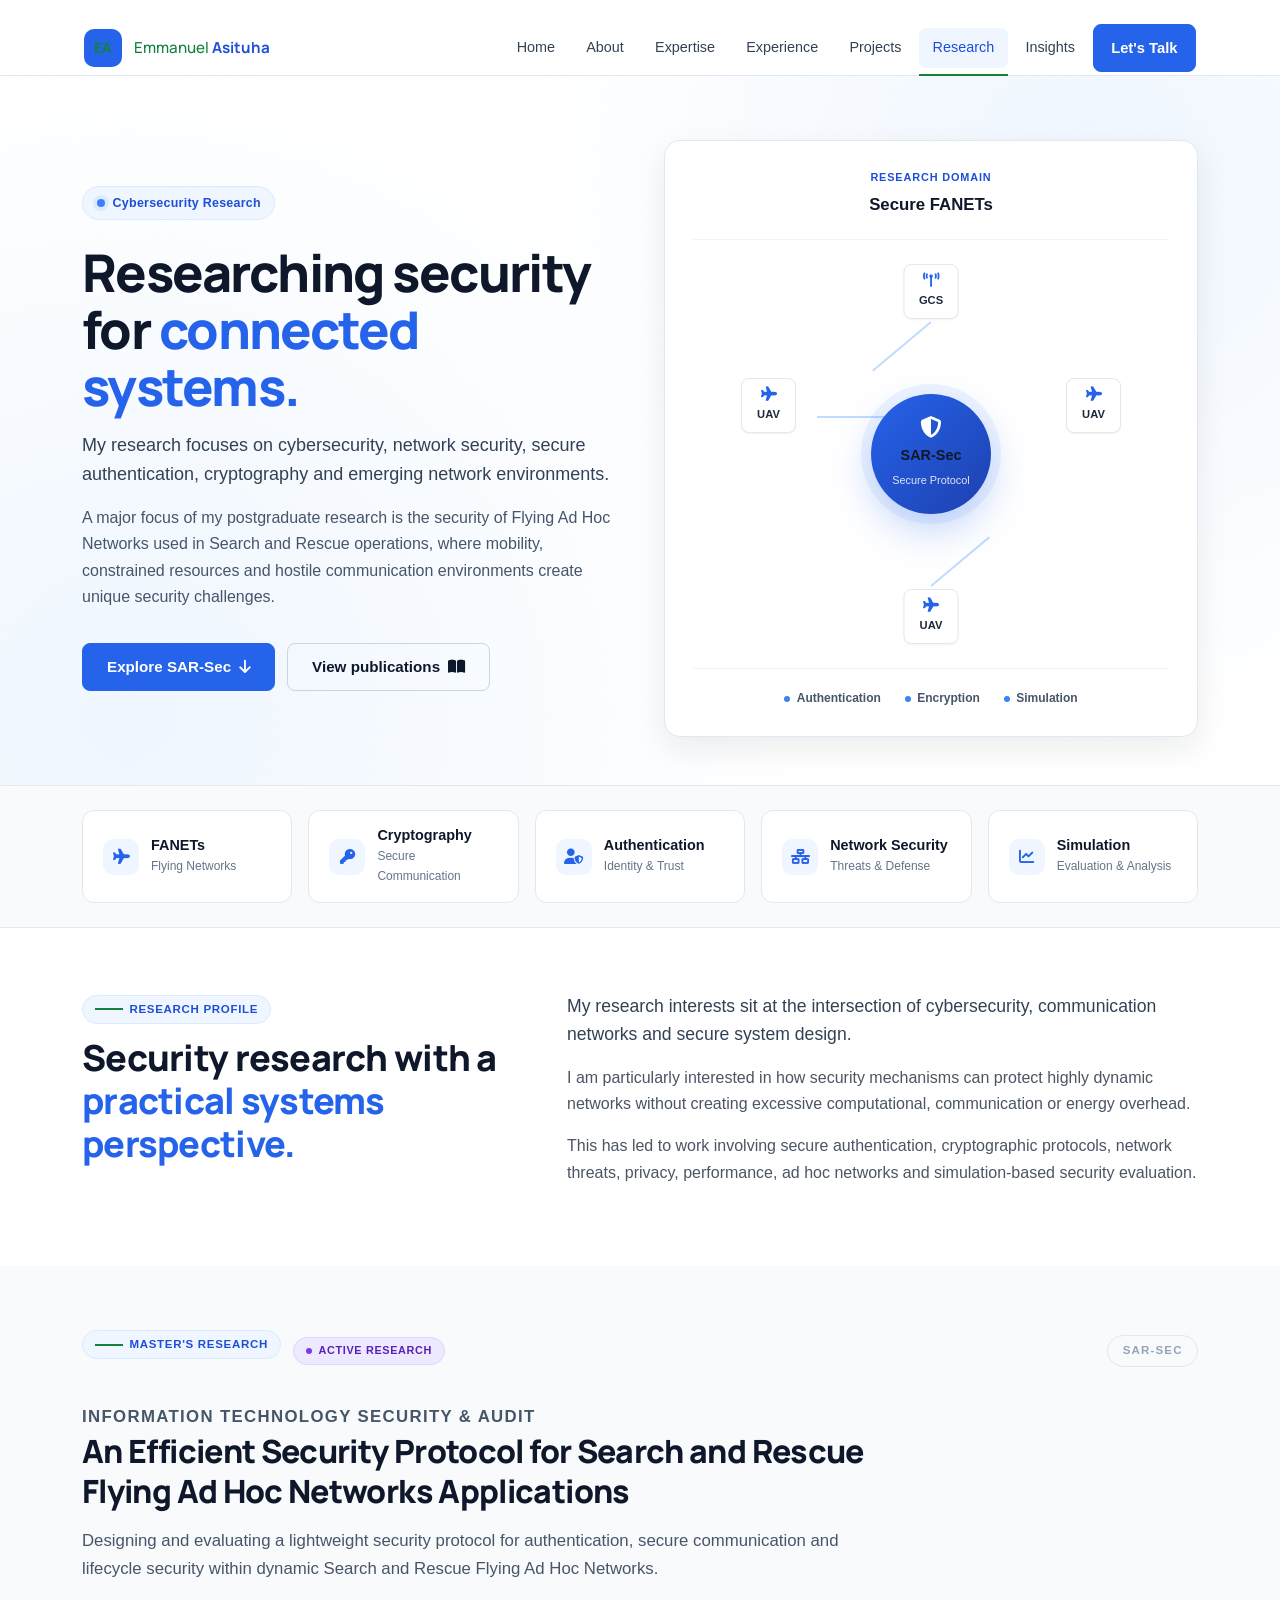
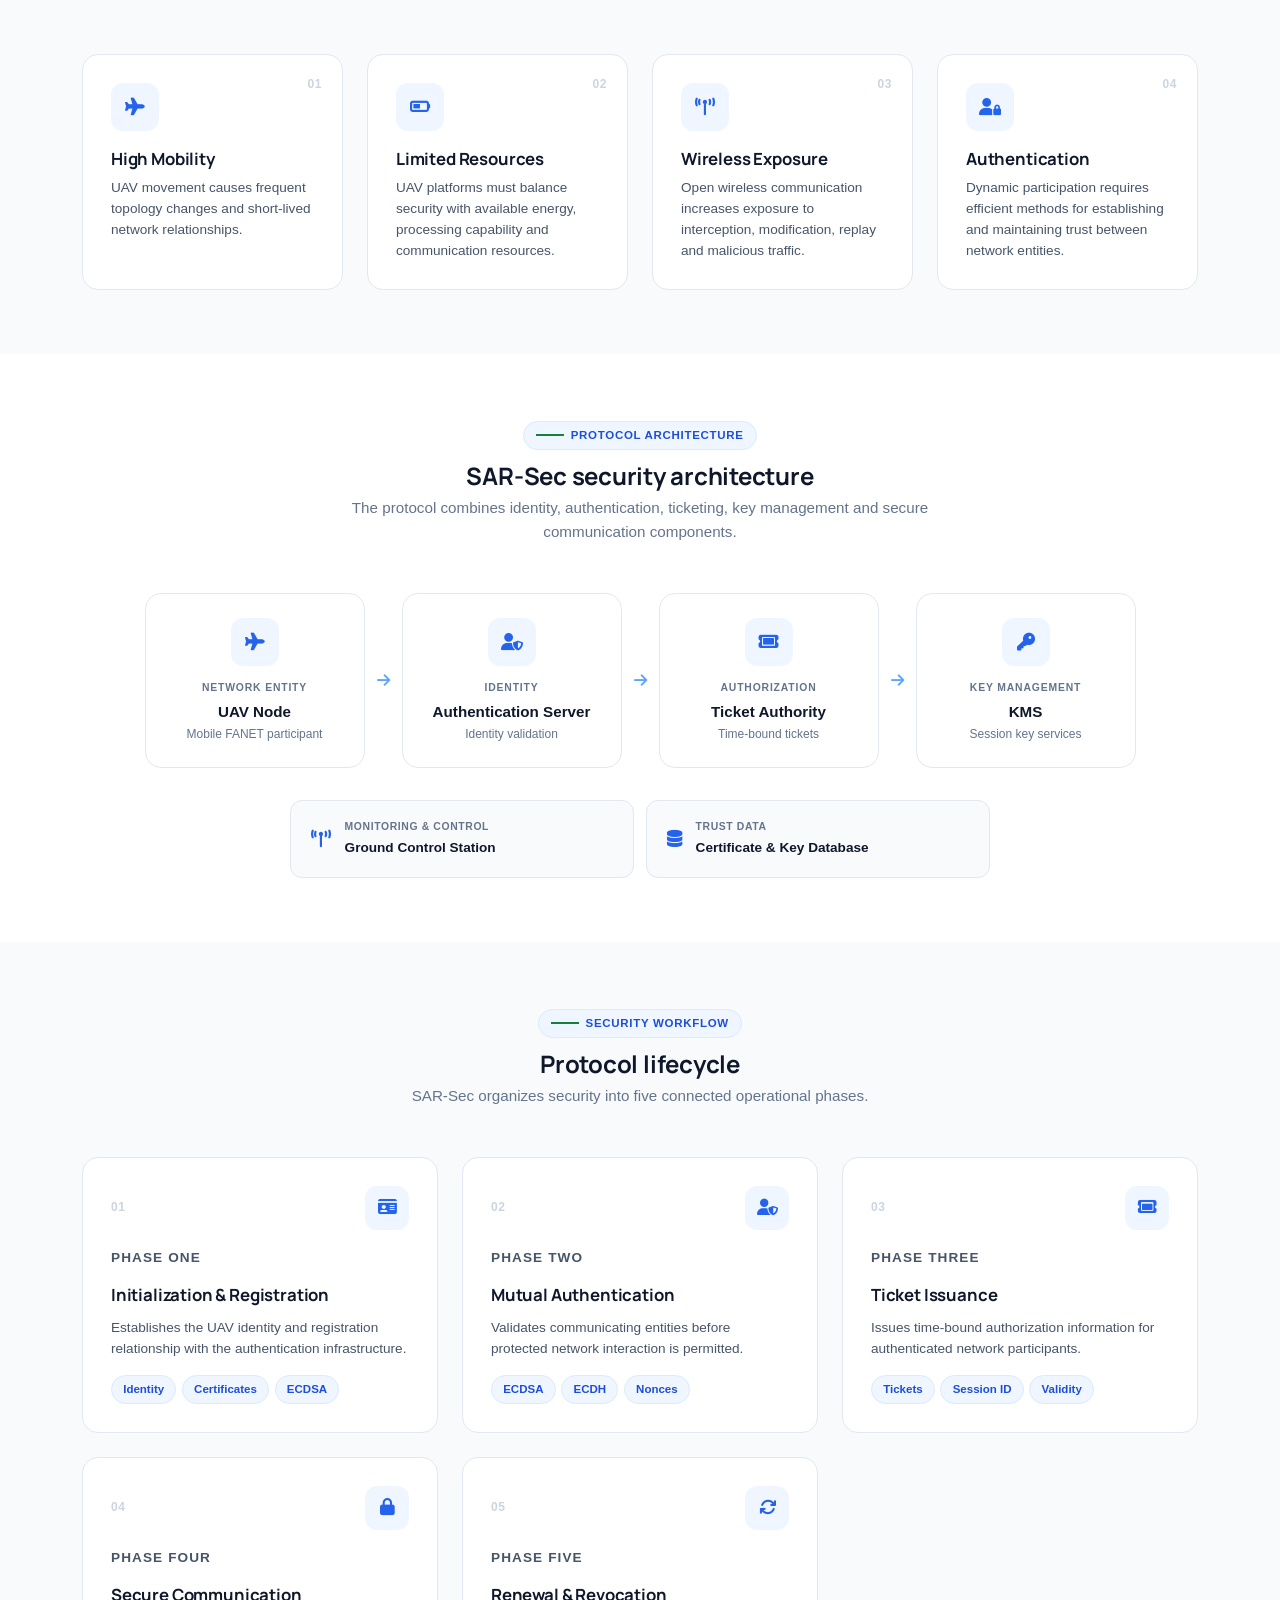
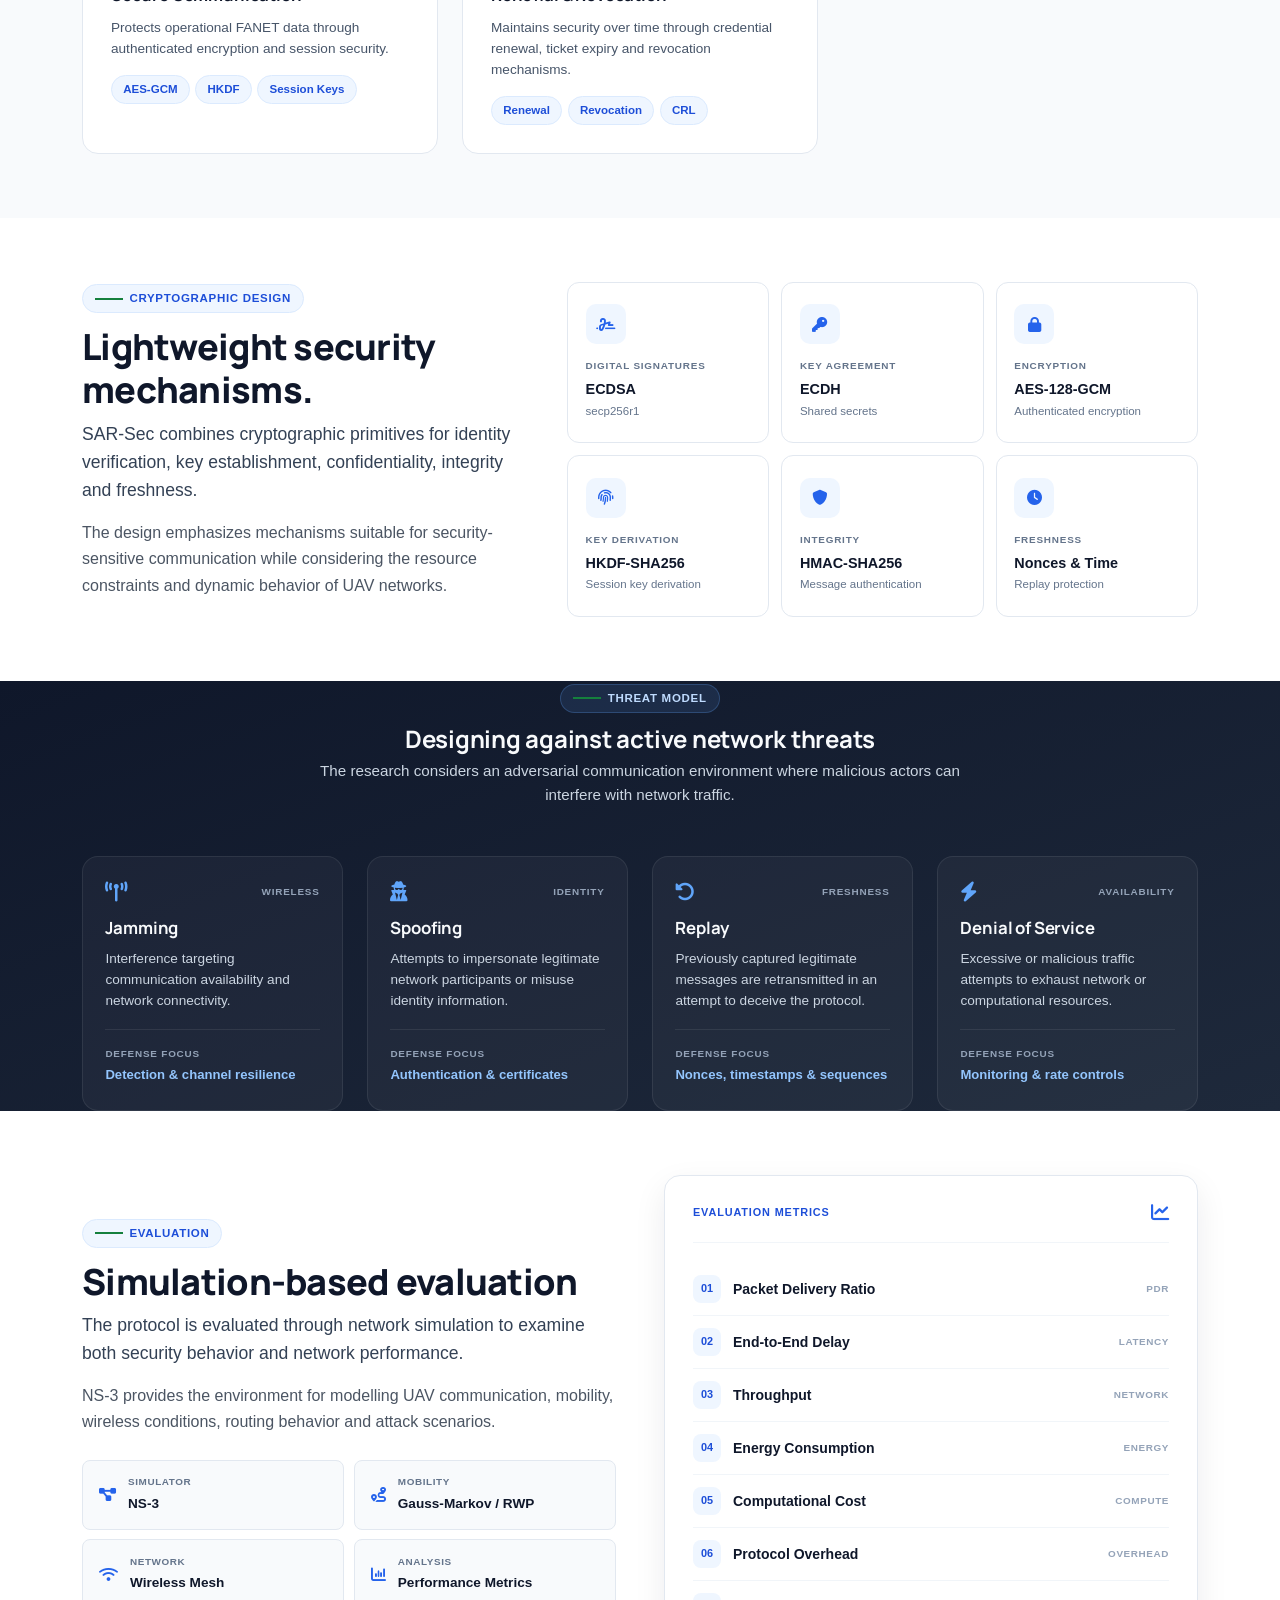
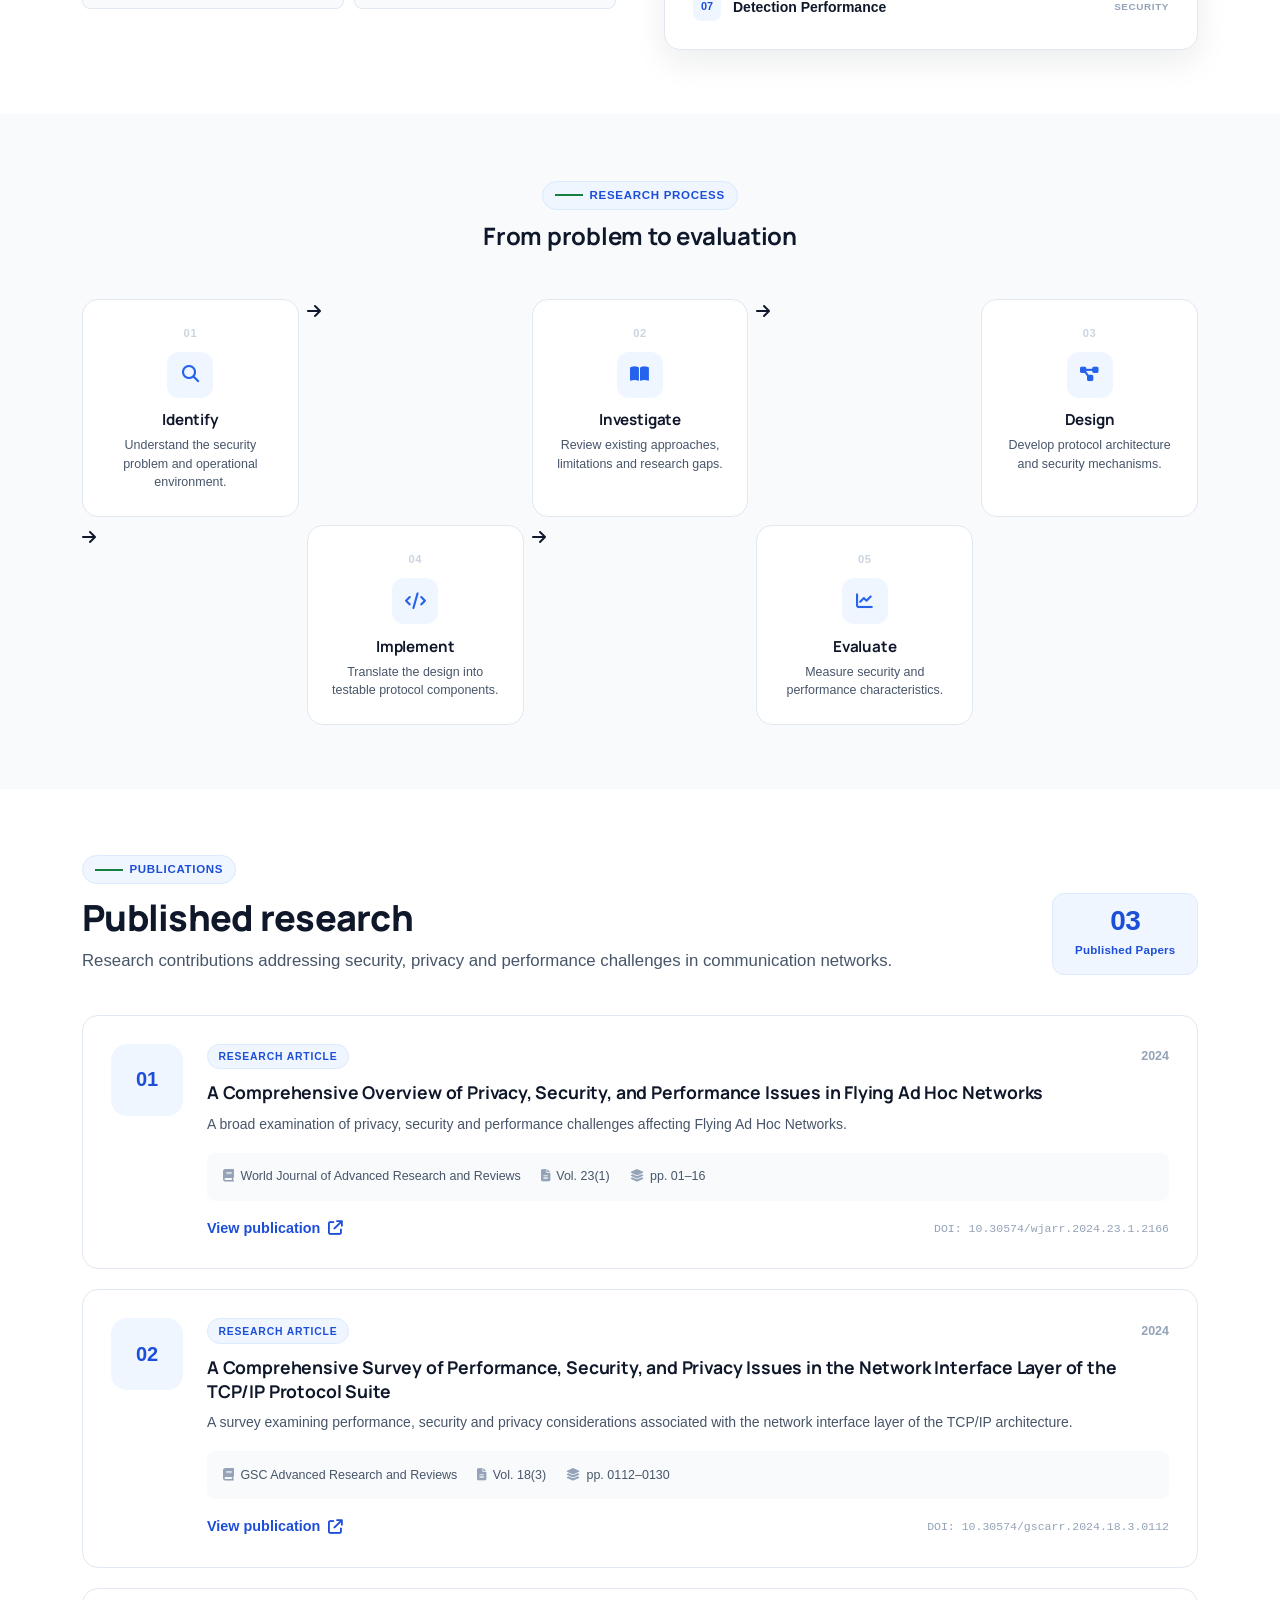
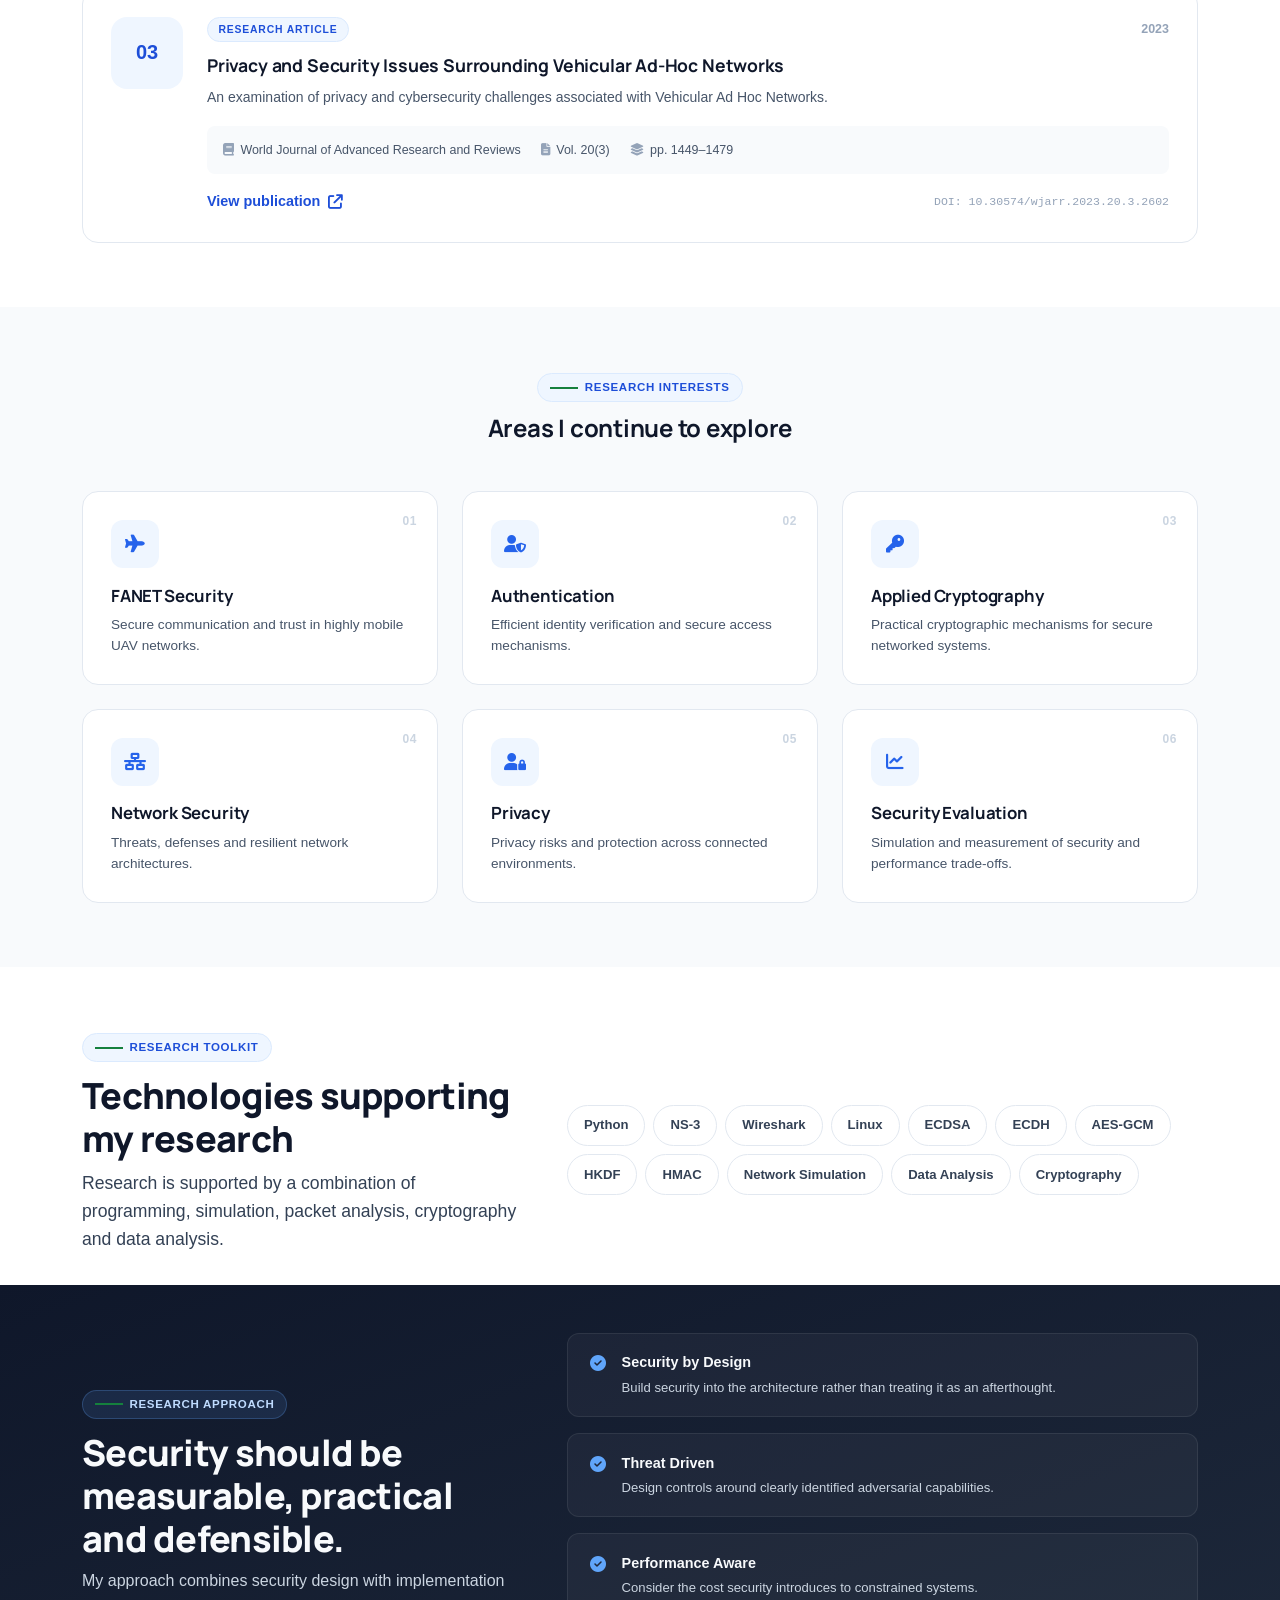
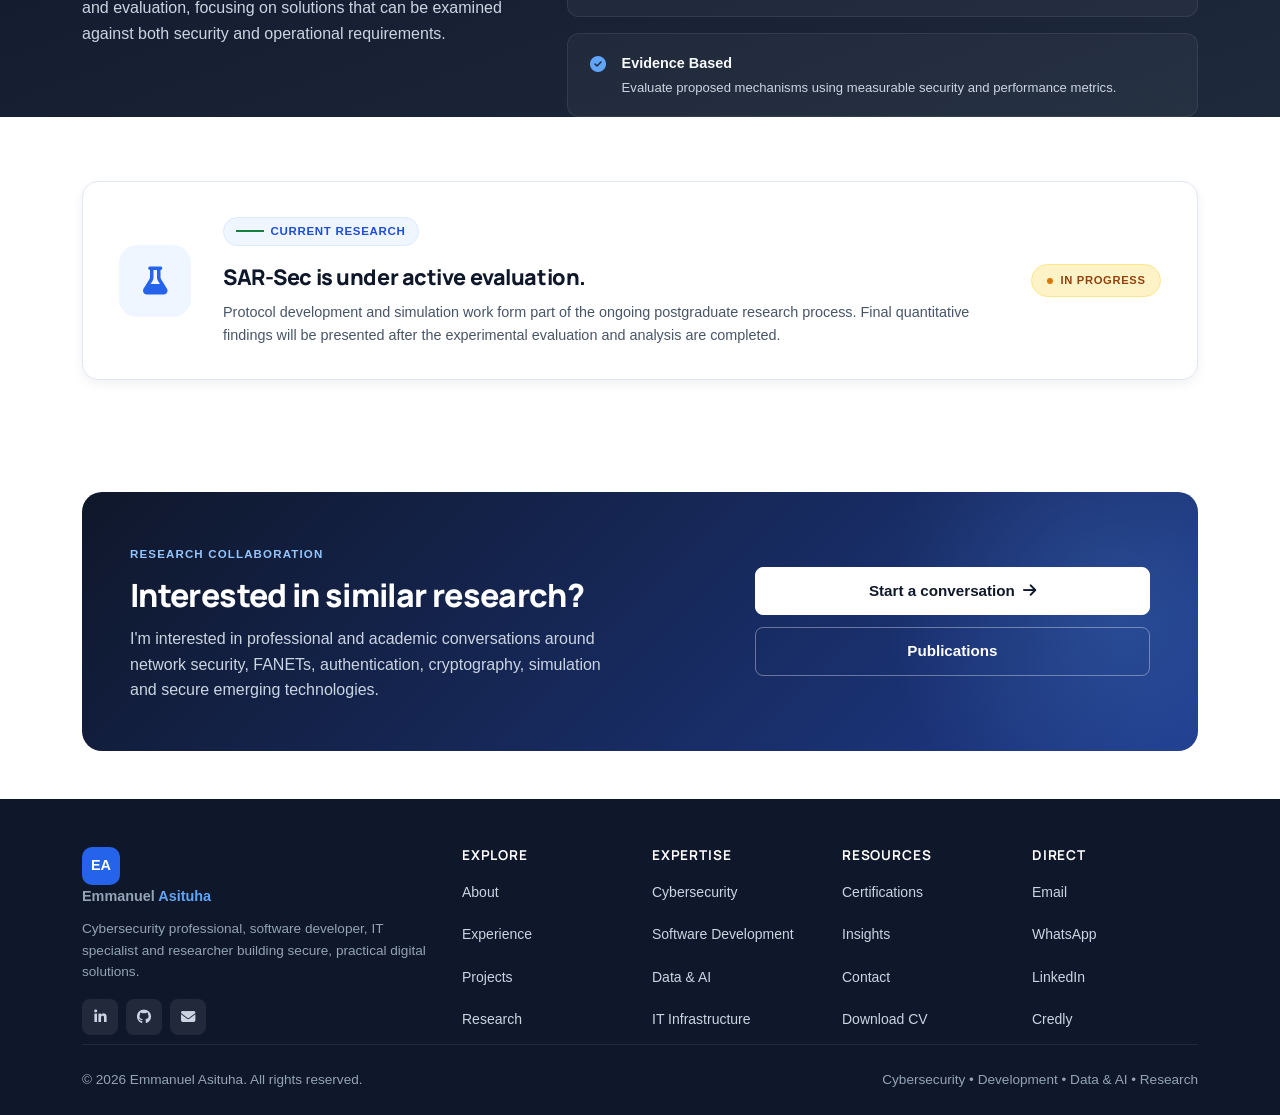
<file: research.html>
<!DOCTYPE html>
<html lang="en">

<head>

    <meta charset="UTF-8">

    <meta name="viewport" content="width=device-width, initial-scale=1.0">

    <title>Research | Emmanuel Asituha</title>

    <meta name="description" content="Cybersecurity research by Emmanuel Asituha — FANET security, secure authentication, cryptography, network security, simulation and published research.">

    <meta name="author" content="Emmanuel Asituha">

    <meta name="robots" content="index, follow">

    <meta name="theme-color" content="#ffffff">

    <link rel="canonical" href="https://emmanuelasituha.com/research.html">

    <!-- Open Graph -->
    <meta property="og:type" content="website">

    <meta property="og:url" content="https://emmanuelasituha.com/research.html">

    <meta property="og:site_name" content="Emmanuel Asituha">

    <meta property="og:title" content="Research | Emmanuel Asituha">

    <meta property="og:description" content="Cybersecurity research by Emmanuel Asituha — FANET security, secure authentication, cryptography, network security, simulation and published research.">

    <meta property="og:image" content="https://emmanuelasituha.com/assets/images/og-default.jpg">

    <meta property="og:locale" content="en_US">

    <!-- Twitter -->
    <meta name="twitter:card" content="summary_large_image">

    <meta name="twitter:title" content="Research | Emmanuel Asituha">

    <meta name="twitter:description" content="Cybersecurity research by Emmanuel Asituha — FANET security, secure authentication, cryptography, network security, simulation and published research.">

    <meta name="twitter:image" content="https://emmanuelasituha.com/assets/images/og-default.jpg">

    <!-- Bootstrap -->
    <link
        href="https://cdn.jsdelivr.net/npm/bootstrap@5.3.3/dist/css/bootstrap.min.css"
        rel="stylesheet"
        integrity="sha384-QWTKZyjpPEjISv5WaRU9OFeRpok6YctnYmDr5pNlyT2bRjXh0JMhjY6hW+ALEwIH"
        crossorigin="anonymous"
    >

    <!-- Font Awesome -->
    <link
        rel="stylesheet"
        href="https://cdnjs.cloudflare.com/ajax/libs/font-awesome/6.7.2/css/all.min.css"
        referrerpolicy="no-referrer"
    >

    <!-- Base site styles -->
    <link rel="stylesheet" href="assets/css/style.css">

    <!-- Research CSS -->
    <link rel="stylesheet" href="assets/css/research.css">

    <!-- Structured data -->
    <script type="application/ld+json">
    {
        "@context": "https://schema.org",
        "@type": "Person",
        "name": "Emmanuel Asituha",
        "url": "https://emmanuelasituha.com",
        "jobTitle": "Cybersecurity Professional, Software Developer & Researcher",
        "sameAs": [
            "https://linkedin.com/in/emmanuel-asituha",
            "https://github.com/Jeastco"
        ]
    }
    </script>

</head>


<body class="research-page">


<a class="skip-link" href="#main-content">Skip to main content</a>


<!-- =========================================================
     NAVIGATION
========================================================= -->

<header class="navbar" id="site-navbar">

    <div class="nav-container">

        <a
            href="index.html"
            class="logo"
            aria-label="Emmanuel Asituha — Homepage"
        >

            <span class="logo-mark" aria-hidden="true">EA</span>

            <span class="logo-name">
                Emmanuel
                <strong>Asituha</strong>
            </span>

        </a>


        <nav
            class="nav-links"
            id="main-navigation"
            aria-label="Main navigation"
        >

            <a href="index.html" class="nav-link">Home</a>

            <a href="about.html" class="nav-link">About</a>

            <a href="expertise.html" class="nav-link">Expertise</a>

            <a href="experience.html" class="nav-link">Experience</a>

            <a href="projects.html" class="nav-link">Projects</a>

            <a href="research.html" class="nav-link active" aria-current="page">Research</a>

            <a href="blog.html" class="nav-link">Insights</a>


            <a href="contact.html" class="btn btn-primary">
                Let's Talk
            </a>

        </nav>


        <button
            class="menu-toggle"
            type="button"
            aria-label="Open navigation menu"
            aria-expanded="false"
            aria-controls="main-navigation"
        >
            <span></span><span></span><span></span>
        </button>

    </div>

</header>



<main id="main-content">


<!-- =========================================================
     HERO
========================================================= -->

<section class="research-hero" aria-labelledby="research-hero-heading">

    <div class="container">

        <div class="row align-items-center g-5">

            <div class="col-lg-6">

                <span class="badge-soft">
                    <span class="badge-dot" aria-hidden="true"></span>
                    Cybersecurity Research
                </span>


                <h1 id="research-hero-heading" class="research-hero__title">
                    Researching security for
                    <span class="text-accent">connected systems.</span>
                </h1>


                <p class="research-hero__lead">
                    My research focuses on cybersecurity, network security,
                    secure authentication, cryptography and emerging
                    network environments.
                </p>


                <p class="research-hero__text">
                    A major focus of my postgraduate research is the
                    security of Flying Ad Hoc Networks used in Search
                    and Rescue operations, where mobility, constrained
                    resources and hostile communication environments
                    create unique security challenges.
                </p>


                <div class="research-hero__actions">

                    <a href="#sar-sec" class="btn btn-primary btn-lg">
                        Explore SAR-Sec
                        <i class="fa-solid fa-arrow-down" aria-hidden="true"></i>
                    </a>

                    <a href="#publications" class="btn btn-outline-primary btn-lg">
                        View publications
                        <i class="fa-solid fa-book-open" aria-hidden="true"></i>
                    </a>

                </div>

            </div>


            <div class="col-lg-6">

                <div class="research-network" aria-hidden="true">

                    <div class="research-network__head">

                        <span>RESEARCH DOMAIN</span>
                        <strong>Secure FANETs</strong>

                    </div>


                    <div class="network-map">

                        <div class="network-map__node network-map__node--gcs">
                            <i class="fa-solid fa-tower-broadcast"></i>
                            <span>GCS</span>
                        </div>

                        <div class="network-map__node network-map__node--uav1">
                            <i class="fa-solid fa-plane"></i>
                            <span>UAV</span>
                        </div>

                        <div class="network-map__node network-map__node--uav2">
                            <i class="fa-solid fa-plane"></i>
                            <span>UAV</span>
                        </div>

                        <div class="network-map__node network-map__node--uav3">
                            <i class="fa-solid fa-plane"></i>
                            <span>UAV</span>
                        </div>

                        <div class="network-map__core">
                            <i class="fa-solid fa-shield-halved"></i>
                            <strong>SAR-Sec</strong>
                            <span>Secure Protocol</span>
                        </div>

                        <span class="network-map__line network-map__line--1"></span>
                        <span class="network-map__line network-map__line--2"></span>
                        <span class="network-map__line network-map__line--3"></span>
                        <span class="network-map__line network-map__line--4"></span>

                    </div>


                    <div class="research-network__footer">

                        <div><span></span>Authentication</div>
                        <div><span></span>Encryption</div>
                        <div><span></span>Simulation</div>

                    </div>

                </div>

            </div>

        </div>

    </div>

</section>



<!-- =========================================================
     RESEARCH AREAS STRIP
========================================================= -->

<section class="area-strip" aria-label="Research areas">

    <div class="container">

        <div class="row g-3">

            <div class="col-6 col-md-4 col-lg">

                <div class="area-item">

                    <span class="area-item__icon" aria-hidden="true">
                        <i class="fa-solid fa-plane"></i>
                    </span>

                    <div>
                        <strong>FANETs</strong>
                        <span>Flying Networks</span>
                    </div>

                </div>

            </div>

            <div class="col-6 col-md-4 col-lg">

                <div class="area-item">

                    <span class="area-item__icon" aria-hidden="true">
                        <i class="fa-solid fa-key"></i>
                    </span>

                    <div>
                        <strong>Cryptography</strong>
                        <span>Secure Communication</span>
                    </div>

                </div>

            </div>

            <div class="col-6 col-md-4 col-lg">

                <div class="area-item">

                    <span class="area-item__icon" aria-hidden="true">
                        <i class="fa-solid fa-user-shield"></i>
                    </span>

                    <div>
                        <strong>Authentication</strong>
                        <span>Identity &amp; Trust</span>
                    </div>

                </div>

            </div>

            <div class="col-6 col-md-4 col-lg">

                <div class="area-item">

                    <span class="area-item__icon" aria-hidden="true">
                        <i class="fa-solid fa-network-wired"></i>
                    </span>

                    <div>
                        <strong>Network Security</strong>
                        <span>Threats &amp; Defense</span>
                    </div>

                </div>

            </div>

            <div class="col-6 col-md-4 col-lg">

                <div class="area-item">

                    <span class="area-item__icon" aria-hidden="true">
                        <i class="fa-solid fa-chart-line"></i>
                    </span>

                    <div>
                        <strong>Simulation</strong>
                        <span>Evaluation &amp; Analysis</span>
                    </div>

                </div>

            </div>

        </div>

    </div>

</section>



<!-- =========================================================
     RESEARCH PROFILE
========================================================= -->

<section class="section" aria-labelledby="profile-heading">

    <div class="container">

        <div class="row g-5 align-items-start">

            <div class="col-lg-5">

                <span class="section-label">Research Profile</span>

                <h2 id="profile-heading" class="section-title">
                    Security research with a
                    <span class="text-accent">practical systems perspective.</span>
                </h2>

            </div>


            <div class="col-lg-7">

                <p class="lead-text">
                    My research interests sit at the intersection of
                    cybersecurity, communication networks and secure
                    system design.
                </p>

                <p>
                    I am particularly interested in how security mechanisms
                    can protect highly dynamic networks without creating
                    excessive computational, communication or energy overhead.
                </p>

                <p>
                    This has led to work involving secure authentication,
                    cryptographic protocols, network threats, privacy,
                    performance, ad hoc networks and simulation-based
                    security evaluation.
                </p>

            </div>

        </div>

    </div>

</section>



<!-- =========================================================
     SAR-SEC MASTER'S RESEARCH
========================================================= -->

<section
    class="section section--muted"
    id="sar-sec"
    aria-labelledby="sar-sec-heading"
>

    <div class="container">

        <div class="research-project-head">

            <div>

                <span class="section-label">Master's Research</span>

                <span class="research-status-pill">
                    <span class="research-status-pill__dot"></span>
                    ACTIVE RESEARCH
                </span>

            </div>

            <span class="research-code">SAR-SEC</span>

        </div>


        <div class="research-title-block">

            <p class="research-title-block__eyebrow">
                INFORMATION TECHNOLOGY SECURITY &amp; AUDIT
            </p>

            <h2 id="sar-sec-heading">
                An Efficient Security Protocol for Search and Rescue
                Flying Ad Hoc Networks Applications
            </h2>

            <p>
                Designing and evaluating a lightweight security protocol
                for authentication, secure communication and lifecycle
                security within dynamic Search and Rescue Flying Ad Hoc
                Networks.
            </p>

        </div>


        <!-- Challenges grid -->

        <div class="row g-4 mt-5">

            <div class="col-md-6 col-lg-3">

                <article class="challenge-card">

                    <span class="challenge-card__num">
                        01
                    </span>

                    <span class="challenge-card__icon" aria-hidden="true">
                        <i class="fa-solid fa-plane"></i>
                    </span>

                    <h3>High Mobility</h3>

                    <p>UAV movement causes frequent topology changes and short-lived network relationships.</p>

                </article>

            </div>

            <div class="col-md-6 col-lg-3">

                <article class="challenge-card">

                    <span class="challenge-card__num">
                        02
                    </span>

                    <span class="challenge-card__icon" aria-hidden="true">
                        <i class="fa-solid fa-battery-half"></i>
                    </span>

                    <h3>Limited Resources</h3>

                    <p>UAV platforms must balance security with available energy, processing capability and communication resources.</p>

                </article>

            </div>

            <div class="col-md-6 col-lg-3">

                <article class="challenge-card">

                    <span class="challenge-card__num">
                        03
                    </span>

                    <span class="challenge-card__icon" aria-hidden="true">
                        <i class="fa-solid fa-tower-broadcast"></i>
                    </span>

                    <h3>Wireless Exposure</h3>

                    <p>Open wireless communication increases exposure to interception, modification, replay and malicious traffic.</p>

                </article>

            </div>

            <div class="col-md-6 col-lg-3">

                <article class="challenge-card">

                    <span class="challenge-card__num">
                        04
                    </span>

                    <span class="challenge-card__icon" aria-hidden="true">
                        <i class="fa-solid fa-user-lock"></i>
                    </span>

                    <h3>Authentication</h3>

                    <p>Dynamic participation requires efficient methods for establishing and maintaining trust between network entities.</p>

                </article>

            </div>

        </div>

    </div>

</section>



<!-- =========================================================
     SAR-SEC ARCHITECTURE
========================================================= -->

<section class="section" aria-labelledby="architecture-heading">

    <div class="container">

        <header class="section-head section-head--center">

            <span class="section-label">Protocol Architecture</span>

            <h2 id="architecture-heading" class="section-title">
                SAR-Sec security architecture
            </h2>

            <p class="section-desc">
                The protocol combines identity, authentication,
                ticketing, key management and secure communication
                components.
            </p>

        </header>


        <div class="architecture-flow">

            <div class="architecture-node">

                <span class="architecture-node__icon" aria-hidden="true">
                    <i class="fa-solid fa-plane"></i>
                </span>

                <span class="architecture-node__type">
                    NETWORK ENTITY
                </span>

                <strong>UAV Node</strong>

                <small>Mobile FANET participant</small>

            </div>

            <div class="architecture-arrow" aria-hidden="true">
                <i class="fa-solid fa-arrow-right"></i>
            </div>

            <div class="architecture-node">

                <span class="architecture-node__icon" aria-hidden="true">
                    <i class="fa-solid fa-user-shield"></i>
                </span>

                <span class="architecture-node__type">
                    IDENTITY
                </span>

                <strong>Authentication Server</strong>

                <small>Identity validation</small>

            </div>

            <div class="architecture-arrow" aria-hidden="true">
                <i class="fa-solid fa-arrow-right"></i>
            </div>

            <div class="architecture-node">

                <span class="architecture-node__icon" aria-hidden="true">
                    <i class="fa-solid fa-ticket"></i>
                </span>

                <span class="architecture-node__type">
                    AUTHORIZATION
                </span>

                <strong>Ticket Authority</strong>

                <small>Time-bound tickets</small>

            </div>

            <div class="architecture-arrow" aria-hidden="true">
                <i class="fa-solid fa-arrow-right"></i>
            </div>

            <div class="architecture-node">

                <span class="architecture-node__icon" aria-hidden="true">
                    <i class="fa-solid fa-key"></i>
                </span>

                <span class="architecture-node__type">
                    KEY MANAGEMENT
                </span>

                <strong>KMS</strong>

                <small>Session key services</small>

            </div>

        </div>


        <div class="architecture-secondary">

            <div>
                <i class="fa-solid fa-tower-broadcast" aria-hidden="true"></i>
                <span>
                    <small>MONITORING &amp; CONTROL</small>
                    Ground Control Station
                </span>
            </div>

            <div>
                <i class="fa-solid fa-database" aria-hidden="true"></i>
                <span>
                    <small>TRUST DATA</small>
                    Certificate &amp; Key Database
                </span>
            </div>

        </div>

    </div>

</section>



<!-- =========================================================
     PROTOCOL LIFECYCLE
========================================================= -->

<section class="section section--muted" aria-labelledby="lifecycle-heading">

    <div class="container">

        <header class="section-head section-head--center">

            <span class="section-label">Security Workflow</span>

            <h2 id="lifecycle-heading" class="section-title">
                Protocol lifecycle
            </h2>

            <p class="section-desc">
                SAR-Sec organizes security into five connected
                operational phases.
            </p>

        </header>


        <div class="row g-4">

            <div class="col-md-6 col-lg-4">

                <article class="phase-card">

                    <div class="phase-card__top">

                        <span class="phase-card__num">
                            01
                        </span>

                        <span class="phase-card__icon" aria-hidden="true">
                            <i class="fa-solid fa-id-card"></i>
                        </span>

                    </div>

                    <p class="phase-card__phase">
                        PHASE ONE
                    </p>

                    <h3>Initialization &amp; Registration</h3>

                    <p>Establishes the UAV identity and registration relationship with the authentication infrastructure.</p>

                    <div class="tag-row">

                        <span class="chip chip--accent">Identity</span>
                        <span class="chip chip--accent">Certificates</span>
                        <span class="chip chip--accent">ECDSA</span>

                    </div>

                </article>

            </div>

            <div class="col-md-6 col-lg-4">

                <article class="phase-card">

                    <div class="phase-card__top">

                        <span class="phase-card__num">
                            02
                        </span>

                        <span class="phase-card__icon" aria-hidden="true">
                            <i class="fa-solid fa-user-shield"></i>
                        </span>

                    </div>

                    <p class="phase-card__phase">
                        PHASE TWO
                    </p>

                    <h3>Mutual Authentication</h3>

                    <p>Validates communicating entities before protected network interaction is permitted.</p>

                    <div class="tag-row">

                        <span class="chip chip--accent">ECDSA</span>
                        <span class="chip chip--accent">ECDH</span>
                        <span class="chip chip--accent">Nonces</span>

                    </div>

                </article>

            </div>

            <div class="col-md-6 col-lg-4">

                <article class="phase-card">

                    <div class="phase-card__top">

                        <span class="phase-card__num">
                            03
                        </span>

                        <span class="phase-card__icon" aria-hidden="true">
                            <i class="fa-solid fa-ticket"></i>
                        </span>

                    </div>

                    <p class="phase-card__phase">
                        PHASE THREE
                    </p>

                    <h3>Ticket Issuance</h3>

                    <p>Issues time-bound authorization information for authenticated network participants.</p>

                    <div class="tag-row">

                        <span class="chip chip--accent">Tickets</span>
                        <span class="chip chip--accent">Session ID</span>
                        <span class="chip chip--accent">Validity</span>

                    </div>

                </article>

            </div>

            <div class="col-md-6 col-lg-4">

                <article class="phase-card">

                    <div class="phase-card__top">

                        <span class="phase-card__num">
                            04
                        </span>

                        <span class="phase-card__icon" aria-hidden="true">
                            <i class="fa-solid fa-lock"></i>
                        </span>

                    </div>

                    <p class="phase-card__phase">
                        PHASE FOUR
                    </p>

                    <h3>Secure Communication</h3>

                    <p>Protects operational FANET data through authenticated encryption and session security.</p>

                    <div class="tag-row">

                        <span class="chip chip--accent">AES-GCM</span>
                        <span class="chip chip--accent">HKDF</span>
                        <span class="chip chip--accent">Session Keys</span>

                    </div>

                </article>

            </div>

            <div class="col-md-6 col-lg-4">

                <article class="phase-card">

                    <div class="phase-card__top">

                        <span class="phase-card__num">
                            05
                        </span>

                        <span class="phase-card__icon" aria-hidden="true">
                            <i class="fa-solid fa-arrows-rotate"></i>
                        </span>

                    </div>

                    <p class="phase-card__phase">
                        PHASE FIVE
                    </p>

                    <h3>Renewal &amp; Revocation</h3>

                    <p>Maintains security over time through credential renewal, ticket expiry and revocation mechanisms.</p>

                    <div class="tag-row">

                        <span class="chip chip--accent">Renewal</span>
                        <span class="chip chip--accent">Revocation</span>
                        <span class="chip chip--accent">CRL</span>

                    </div>

                </article>

            </div>

        </div>

    </div>

</section>



<!-- =========================================================
     CRYPTOGRAPHIC DESIGN
========================================================= -->

<section class="section" aria-labelledby="crypto-heading">

    <div class="container">

        <div class="row g-5 align-items-start">

            <div class="col-lg-5">

                <span class="section-label">Cryptographic Design</span>

                <h2 id="crypto-heading" class="section-title">
                    Lightweight security mechanisms.
                </h2>

                <p class="lead-text">
                    SAR-Sec combines cryptographic primitives for
                    identity verification, key establishment,
                    confidentiality, integrity and freshness.
                </p>

                <p>
                    The design emphasizes mechanisms suitable for
                    security-sensitive communication while considering
                    the resource constraints and dynamic behavior of
                    UAV networks.
                </p>

            </div>


            <div class="col-lg-7">

                <div class="crypto-grid">

                    <div class="crypto-card">

                        <span class="crypto-card__icon" aria-hidden="true">
                            <i class="fa-solid fa-signature"></i>
                        </span>

                        <span class="crypto-card__label">
                            DIGITAL SIGNATURES
                        </span>

                        <strong>ECDSA</strong>

                        <small>secp256r1</small>

                    </div>

                    <div class="crypto-card">

                        <span class="crypto-card__icon" aria-hidden="true">
                            <i class="fa-solid fa-key"></i>
                        </span>

                        <span class="crypto-card__label">
                            KEY AGREEMENT
                        </span>

                        <strong>ECDH</strong>

                        <small>Shared secrets</small>

                    </div>

                    <div class="crypto-card">

                        <span class="crypto-card__icon" aria-hidden="true">
                            <i class="fa-solid fa-lock"></i>
                        </span>

                        <span class="crypto-card__label">
                            ENCRYPTION
                        </span>

                        <strong>AES-128-GCM</strong>

                        <small>Authenticated encryption</small>

                    </div>

                    <div class="crypto-card">

                        <span class="crypto-card__icon" aria-hidden="true">
                            <i class="fa-solid fa-fingerprint"></i>
                        </span>

                        <span class="crypto-card__label">
                            KEY DERIVATION
                        </span>

                        <strong>HKDF-SHA256</strong>

                        <small>Session key derivation</small>

                    </div>

                    <div class="crypto-card">

                        <span class="crypto-card__icon" aria-hidden="true">
                            <i class="fa-solid fa-shield"></i>
                        </span>

                        <span class="crypto-card__label">
                            INTEGRITY
                        </span>

                        <strong>HMAC-SHA256</strong>

                        <small>Message authentication</small>

                    </div>

                    <div class="crypto-card">

                        <span class="crypto-card__icon" aria-hidden="true">
                            <i class="fa-solid fa-clock"></i>
                        </span>

                        <span class="crypto-card__label">
                            FRESHNESS
                        </span>

                        <strong>Nonces &amp; Time</strong>

                        <small>Replay protection</small>

                    </div>

                </div>

            </div>

        </div>

    </div>

</section>



<!-- =========================================================
     THREAT MODEL
========================================================= -->

<section class="section--dark" aria-labelledby="threat-heading">

    <div class="container">

        <header class="section-head section-head--center">

            <span class="section-label">Threat Model</span>

            <h2 id="threat-heading" class="section-title">
                Designing against active network threats
            </h2>

            <p class="section-desc">
                The research considers an adversarial communication
                environment where malicious actors can interfere
                with network traffic.
            </p>

        </header>


        <div class="row g-4">

            <div class="col-md-6 col-lg-3">

                <article class="threat-card">

                    <div class="threat-card__top">

                        <i class="fa-solid fa-tower-broadcast" aria-hidden="true"></i>

                        <span>WIRELESS</span>

                    </div>

                    <h3>Jamming</h3>

                    <p>Interference targeting communication availability and network connectivity.</p>

                    <div class="threat-card__focus">

                        <span>DEFENSE FOCUS</span>

                        <strong>Detection &amp; channel resilience</strong>

                    </div>

                </article>

            </div>

            <div class="col-md-6 col-lg-3">

                <article class="threat-card">

                    <div class="threat-card__top">

                        <i class="fa-solid fa-user-secret" aria-hidden="true"></i>

                        <span>IDENTITY</span>

                    </div>

                    <h3>Spoofing</h3>

                    <p>Attempts to impersonate legitimate network participants or misuse identity information.</p>

                    <div class="threat-card__focus">

                        <span>DEFENSE FOCUS</span>

                        <strong>Authentication &amp; certificates</strong>

                    </div>

                </article>

            </div>

            <div class="col-md-6 col-lg-3">

                <article class="threat-card">

                    <div class="threat-card__top">

                        <i class="fa-solid fa-rotate-left" aria-hidden="true"></i>

                        <span>FRESHNESS</span>

                    </div>

                    <h3>Replay</h3>

                    <p>Previously captured legitimate messages are retransmitted in an attempt to deceive the protocol.</p>

                    <div class="threat-card__focus">

                        <span>DEFENSE FOCUS</span>

                        <strong>Nonces, timestamps &amp; sequences</strong>

                    </div>

                </article>

            </div>

            <div class="col-md-6 col-lg-3">

                <article class="threat-card">

                    <div class="threat-card__top">

                        <i class="fa-solid fa-bolt" aria-hidden="true"></i>

                        <span>AVAILABILITY</span>

                    </div>

                    <h3>Denial of Service</h3>

                    <p>Excessive or malicious traffic attempts to exhaust network or computational resources.</p>

                    <div class="threat-card__focus">

                        <span>DEFENSE FOCUS</span>

                        <strong>Monitoring &amp; rate controls</strong>

                    </div>

                </article>

            </div>

        </div>

    </div>

</section>



<!-- =========================================================
     SIMULATION & EVALUATION
========================================================= -->

<section class="section" aria-labelledby="simulation-heading">

    <div class="container">

        <div class="row g-5 align-items-center">

            <div class="col-lg-6">

                <span class="section-label">Evaluation</span>

                <h2 id="simulation-heading" class="section-title">
                    Simulation-based evaluation
                </h2>

                <p class="lead-text">
                    The protocol is evaluated through network simulation
                    to examine both security behavior and network
                    performance.
                </p>

                <p>
                    NS-3 provides the environment for modelling UAV
                    communication, mobility, wireless conditions,
                    routing behavior and attack scenarios.
                </p>


                <div class="sim-tools">

                    <div class="sim-tool">

                        <i class="fa-solid fa-diagram-project" aria-hidden="true"></i>

                        <span>
                            <small>SIMULATOR</small>
                            NS-3
                        </span>

                    </div>

                    <div class="sim-tool">

                        <i class="fa-solid fa-route" aria-hidden="true"></i>

                        <span>
                            <small>MOBILITY</small>
                            Gauss-Markov / RWP
                        </span>

                    </div>

                    <div class="sim-tool">

                        <i class="fa-solid fa-wifi" aria-hidden="true"></i>

                        <span>
                            <small>NETWORK</small>
                            Wireless Mesh
                        </span>

                    </div>

                    <div class="sim-tool">

                        <i class="fa-solid fa-chart-column" aria-hidden="true"></i>

                        <span>
                            <small>ANALYSIS</small>
                            Performance Metrics
                        </span>

                    </div>

                </div>

            </div>


            <div class="col-lg-6">

                <div class="metrics-panel">

                    <div class="metrics-panel__head">

                        <span>EVALUATION METRICS</span>

                        <i class="fa-solid fa-chart-line" aria-hidden="true"></i>

                    </div>


                    <div class="metric-row">

                        <div>
                            <span>01</span>
                            <strong>Packet Delivery Ratio</strong>
                        </div>

                        <small>PDR</small>

                    </div>

                    <div class="metric-row">

                        <div>
                            <span>02</span>
                            <strong>End-to-End Delay</strong>
                        </div>

                        <small>LATENCY</small>

                    </div>

                    <div class="metric-row">

                        <div>
                            <span>03</span>
                            <strong>Throughput</strong>
                        </div>

                        <small>NETWORK</small>

                    </div>

                    <div class="metric-row">

                        <div>
                            <span>04</span>
                            <strong>Energy Consumption</strong>
                        </div>

                        <small>ENERGY</small>

                    </div>

                    <div class="metric-row">

                        <div>
                            <span>05</span>
                            <strong>Computational Cost</strong>
                        </div>

                        <small>COMPUTE</small>

                    </div>

                    <div class="metric-row">

                        <div>
                            <span>06</span>
                            <strong>Protocol Overhead</strong>
                        </div>

                        <small>OVERHEAD</small>

                    </div>

                    <div class="metric-row">

                        <div>
                            <span>07</span>
                            <strong>Detection Performance</strong>
                        </div>

                        <small>SECURITY</small>

                    </div>

                </div>

            </div>

        </div>

    </div>

</section>



<!-- =========================================================
     RESEARCH PROCESS
========================================================= -->

<section class="section section--muted" aria-labelledby="process-heading">

    <div class="container">

        <header class="section-head section-head--center">

            <span class="section-label">Research Process</span>

            <h2 id="process-heading" class="section-title">
                From problem to evaluation
            </h2>

        </header>


        <div class="process-flow">

            <div class="process-step">

                <span class="process-step__num">01</span>

                <span class="process-step__icon" aria-hidden="true">
                    <i class="fa-solid fa-magnifying-glass"></i>
                </span>

                <h3>Identify</h3>

                <p>Understand the security problem and operational environment.</p>

            </div>

            <div class="process-arrow" aria-hidden="true">
                <i class="fa-solid fa-arrow-right"></i>
            </div>

            <div class="process-step">

                <span class="process-step__num">02</span>

                <span class="process-step__icon" aria-hidden="true">
                    <i class="fa-solid fa-book-open"></i>
                </span>

                <h3>Investigate</h3>

                <p>Review existing approaches, limitations and research gaps.</p>

            </div>

            <div class="process-arrow" aria-hidden="true">
                <i class="fa-solid fa-arrow-right"></i>
            </div>

            <div class="process-step">

                <span class="process-step__num">03</span>

                <span class="process-step__icon" aria-hidden="true">
                    <i class="fa-solid fa-diagram-project"></i>
                </span>

                <h3>Design</h3>

                <p>Develop protocol architecture and security mechanisms.</p>

            </div>

            <div class="process-arrow" aria-hidden="true">
                <i class="fa-solid fa-arrow-right"></i>
            </div>

            <div class="process-step">

                <span class="process-step__num">04</span>

                <span class="process-step__icon" aria-hidden="true">
                    <i class="fa-solid fa-code"></i>
                </span>

                <h3>Implement</h3>

                <p>Translate the design into testable protocol components.</p>

            </div>

            <div class="process-arrow" aria-hidden="true">
                <i class="fa-solid fa-arrow-right"></i>
            </div>

            <div class="process-step">

                <span class="process-step__num">05</span>

                <span class="process-step__icon" aria-hidden="true">
                    <i class="fa-solid fa-chart-line"></i>
                </span>

                <h3>Evaluate</h3>

                <p>Measure security and performance characteristics.</p>

            </div>

        </div>

    </div>

</section>



<!-- =========================================================
     PUBLICATIONS
========================================================= -->

<section
    class="section"
    id="publications"
    aria-labelledby="publications-heading"
>

    <div class="container">

        <div class="pub-header">

            <div>

                <span class="section-label">Publications</span>

                <h2 id="publications-heading" class="section-title">
                    Published research
                </h2>

                <p class="section-desc">
                    Research contributions addressing security, privacy
                    and performance challenges in communication networks.
                </p>

            </div>

            <div class="pub-count">

                <strong>03</strong>

                <span>Published Papers</span>

            </div>

        </div>


        <div class="pub-list">

            <!-- Publication 01 -->
            <article class="pub-card">

                <div class="pub-card__num">
                    01
                </div>

                <div class="pub-card__body">

                    <div class="pub-card__topline">

                        <span class="pub-card__type">
                            RESEARCH ARTICLE
                        </span>

                        <time class="pub-card__year">
                            2024
                        </time>

                    </div>

                    <h3>A Comprehensive Overview of Privacy, Security, and Performance Issues in Flying Ad Hoc Networks</h3>

                    <p>A broad examination of privacy, security and performance challenges affecting Flying Ad Hoc Networks.</p>


                    <div class="pub-card__meta">

                        <span>
                            <i class="fa-solid fa-book" aria-hidden="true"></i>
                            <cite>World Journal of Advanced Research and Reviews</cite>
                        </span>

                        <span>
                            <i class="fa-solid fa-file-lines" aria-hidden="true"></i>
                            Vol. 23(1)
                        </span>

                        <span>
                            <i class="fa-solid fa-layer-group" aria-hidden="true"></i>
                            pp. 01–16
                        </span>

                    </div>


                    <div class="pub-card__actions">

                        <a
                            href="https://doi.org/10.30574/wjarr.2024.23.1.2166"
                            class="link-accent"
                            target="_blank"
                            rel="noopener noreferrer"
                        >
                            View publication
                            <i class="fa-solid fa-arrow-up-right-from-square" aria-hidden="true"></i>
                        </a>

                        <span class="pub-card__doi">DOI: 10.30574/wjarr.2024.23.1.2166</span>

                    </div>

                </div>

            </article>

            <!-- Publication 02 -->
            <article class="pub-card">

                <div class="pub-card__num">
                    02
                </div>

                <div class="pub-card__body">

                    <div class="pub-card__topline">

                        <span class="pub-card__type">
                            RESEARCH ARTICLE
                        </span>

                        <time class="pub-card__year">
                            2024
                        </time>

                    </div>

                    <h3>A Comprehensive Survey of Performance, Security, and Privacy Issues in the Network Interface Layer of the TCP/IP Protocol Suite</h3>

                    <p>A survey examining performance, security and privacy considerations associated with the network interface layer of the TCP/IP architecture.</p>


                    <div class="pub-card__meta">

                        <span>
                            <i class="fa-solid fa-book" aria-hidden="true"></i>
                            <cite>GSC Advanced Research and Reviews</cite>
                        </span>

                        <span>
                            <i class="fa-solid fa-file-lines" aria-hidden="true"></i>
                            Vol. 18(3)
                        </span>

                        <span>
                            <i class="fa-solid fa-layer-group" aria-hidden="true"></i>
                            pp. 0112–0130
                        </span>

                    </div>


                    <div class="pub-card__actions">

                        <a
                            href="https://doi.org/10.30574/gscarr.2024.18.3.0112"
                            class="link-accent"
                            target="_blank"
                            rel="noopener noreferrer"
                        >
                            View publication
                            <i class="fa-solid fa-arrow-up-right-from-square" aria-hidden="true"></i>
                        </a>

                        <span class="pub-card__doi">DOI: 10.30574/gscarr.2024.18.3.0112</span>

                    </div>

                </div>

            </article>

            <!-- Publication 03 -->
            <article class="pub-card">

                <div class="pub-card__num">
                    03
                </div>

                <div class="pub-card__body">

                    <div class="pub-card__topline">

                        <span class="pub-card__type">
                            RESEARCH ARTICLE
                        </span>

                        <time class="pub-card__year">
                            2023
                        </time>

                    </div>

                    <h3>Privacy and Security Issues Surrounding Vehicular Ad-Hoc Networks</h3>

                    <p>An examination of privacy and cybersecurity challenges associated with Vehicular Ad Hoc Networks.</p>


                    <div class="pub-card__meta">

                        <span>
                            <i class="fa-solid fa-book" aria-hidden="true"></i>
                            <cite>World Journal of Advanced Research and Reviews</cite>
                        </span>

                        <span>
                            <i class="fa-solid fa-file-lines" aria-hidden="true"></i>
                            Vol. 20(3)
                        </span>

                        <span>
                            <i class="fa-solid fa-layer-group" aria-hidden="true"></i>
                            pp. 1449–1479
                        </span>

                    </div>


                    <div class="pub-card__actions">

                        <a
                            href="https://doi.org/10.30574/wjarr.2023.20.3.2602"
                            class="link-accent"
                            target="_blank"
                            rel="noopener noreferrer"
                        >
                            View publication
                            <i class="fa-solid fa-arrow-up-right-from-square" aria-hidden="true"></i>
                        </a>

                        <span class="pub-card__doi">DOI: 10.30574/wjarr.2023.20.3.2602</span>

                    </div>

                </div>

            </article>

        </div>

    </div>

</section>



<!-- =========================================================
     RESEARCH INTERESTS
========================================================= -->

<section class="section section--muted" aria-labelledby="interests-heading">

    <div class="container">

        <header class="section-head section-head--center">

            <span class="section-label">Research Interests</span>

            <h2 id="interests-heading" class="section-title">
                Areas I continue to explore
            </h2>

        </header>


        <div class="row g-4">

            <div class="col-md-6 col-lg-4">

                <article class="interest-card">

                    <span class="interest-card__num">
                        01
                    </span>

                    <span class="interest-card__icon" aria-hidden="true">
                        <i class="fa-solid fa-plane"></i>
                    </span>

                    <h3>FANET Security</h3>

                    <p>Secure communication and trust in highly mobile UAV networks.</p>

                </article>

            </div>

            <div class="col-md-6 col-lg-4">

                <article class="interest-card">

                    <span class="interest-card__num">
                        02
                    </span>

                    <span class="interest-card__icon" aria-hidden="true">
                        <i class="fa-solid fa-user-shield"></i>
                    </span>

                    <h3>Authentication</h3>

                    <p>Efficient identity verification and secure access mechanisms.</p>

                </article>

            </div>

            <div class="col-md-6 col-lg-4">

                <article class="interest-card">

                    <span class="interest-card__num">
                        03
                    </span>

                    <span class="interest-card__icon" aria-hidden="true">
                        <i class="fa-solid fa-key"></i>
                    </span>

                    <h3>Applied Cryptography</h3>

                    <p>Practical cryptographic mechanisms for secure networked systems.</p>

                </article>

            </div>

            <div class="col-md-6 col-lg-4">

                <article class="interest-card">

                    <span class="interest-card__num">
                        04
                    </span>

                    <span class="interest-card__icon" aria-hidden="true">
                        <i class="fa-solid fa-network-wired"></i>
                    </span>

                    <h3>Network Security</h3>

                    <p>Threats, defenses and resilient network architectures.</p>

                </article>

            </div>

            <div class="col-md-6 col-lg-4">

                <article class="interest-card">

                    <span class="interest-card__num">
                        05
                    </span>

                    <span class="interest-card__icon" aria-hidden="true">
                        <i class="fa-solid fa-user-lock"></i>
                    </span>

                    <h3>Privacy</h3>

                    <p>Privacy risks and protection across connected environments.</p>

                </article>

            </div>

            <div class="col-md-6 col-lg-4">

                <article class="interest-card">

                    <span class="interest-card__num">
                        06
                    </span>

                    <span class="interest-card__icon" aria-hidden="true">
                        <i class="fa-solid fa-chart-line"></i>
                    </span>

                    <h3>Security Evaluation</h3>

                    <p>Simulation and measurement of security and performance trade-offs.</p>

                </article>

            </div>

        </div>

    </div>

</section>



<!-- =========================================================
     RESEARCH TOOLKIT
========================================================= -->

<section class="section" aria-labelledby="toolkit-heading">

    <div class="container">

        <div class="row g-5 align-items-center">

            <div class="col-lg-5">

                <span class="section-label">Research Toolkit</span>

                <h2 id="toolkit-heading" class="section-title">
                    Technologies supporting my research
                </h2>

                <p class="lead-text">
                    Research is supported by a combination of
                    programming, simulation, packet analysis,
                    cryptography and data analysis.
                </p>

            </div>


            <div class="col-lg-7">

                <div class="toolkit-cloud">

                    <span class="toolkit-chip">Python</span>
                    <span class="toolkit-chip">NS-3</span>
                    <span class="toolkit-chip">Wireshark</span>
                    <span class="toolkit-chip">Linux</span>
                    <span class="toolkit-chip">ECDSA</span>
                    <span class="toolkit-chip">ECDH</span>
                    <span class="toolkit-chip">AES-GCM</span>
                    <span class="toolkit-chip">HKDF</span>
                    <span class="toolkit-chip">HMAC</span>
                    <span class="toolkit-chip">Network Simulation</span>
                    <span class="toolkit-chip">Data Analysis</span>
                    <span class="toolkit-chip">Cryptography</span>

                </div>

            </div>

        </div>

    </div>

</section>



<!-- =========================================================
     RESEARCH PRINCIPLES
========================================================= -->

<section class="section--dark" aria-labelledby="principles-heading">

    <div class="container">

        <div class="row g-5 align-items-center">

            <div class="col-lg-5">

                <span class="section-label">Research Approach</span>

                <h2 id="principles-heading" class="section-title">
                    Security should be measurable, practical and defensible.
                </h2>

                <p>
                    My approach combines security design with
                    implementation and evaluation, focusing on
                    solutions that can be examined against both
                    security and operational requirements.
                </p>

            </div>


            <div class="col-lg-7">

                <div class="principles-list">

                    <div class="principle-item">

                        <i class="fa-solid fa-circle-check" aria-hidden="true"></i>

                        <span>
                            <strong>Security by Design</strong>
                            Build security into the architecture rather than treating it as an afterthought.
                        </span>

                    </div>

                    <div class="principle-item">

                        <i class="fa-solid fa-circle-check" aria-hidden="true"></i>

                        <span>
                            <strong>Threat Driven</strong>
                            Design controls around clearly identified adversarial capabilities.
                        </span>

                    </div>

                    <div class="principle-item">

                        <i class="fa-solid fa-circle-check" aria-hidden="true"></i>

                        <span>
                            <strong>Performance Aware</strong>
                            Consider the cost security introduces to constrained systems.
                        </span>

                    </div>

                    <div class="principle-item">

                        <i class="fa-solid fa-circle-check" aria-hidden="true"></i>

                        <span>
                            <strong>Evidence Based</strong>
                            Evaluate proposed mechanisms using measurable security and performance metrics.
                        </span>

                    </div>

                </div>

            </div>

        </div>

    </div>

</section>



<!-- =========================================================
     RESEARCH STATUS
========================================================= -->

<section class="section" aria-labelledby="status-heading">

    <div class="container">

        <div class="status-panel">

            <span class="status-panel__icon" aria-hidden="true">
                <i class="fa-solid fa-flask"></i>
            </span>


            <div class="status-panel__body">

                <span class="section-label">Current Research</span>

                <h2 id="status-heading">
                    SAR-Sec is under active evaluation.
                </h2>

                <p>
                    Protocol development and simulation work form part
                    of the ongoing postgraduate research process. Final
                    quantitative findings will be presented after the
                    experimental evaluation and analysis are completed.
                </p>

            </div>


            <div class="status-panel__badge">
                <span></span>
                IN PROGRESS
            </div>

        </div>

    </div>

</section>



<!-- =========================================================
     CTA
========================================================= -->

<section class="section section--cta">

    <div class="container">

        <div class="cta-card">

            <div class="cta-card__body">

                <span class="cta-eyebrow">Research Collaboration</span>

                <h2>Interested in similar research?</h2>

                <p>
                    I'm interested in professional and academic
                    conversations around network security, FANETs,
                    authentication, cryptography, simulation and
                    secure emerging technologies.
                </p>

            </div>

            <div class="cta-card__actions">

                <a href="contact.html" class="btn btn-light btn-lg">
                    Start a conversation
                    <i class="fa-solid fa-arrow-right" aria-hidden="true"></i>
                </a>

                <a href="#publications" class="btn btn-outline-light btn-lg">
                    Publications
                </a>

            </div>

        </div>

    </div>

</section>


</main>



<!-- =========================================================
     FOOTER
========================================================= -->

<footer class="footer" role="contentinfo">

    <div class="container">

        <div class="row g-4">

            <!-- Brand -->
            <div class="col-lg-4 col-md-6">

                <a href="index.html" class="footer-logo">

                    <span class="logo-mark" aria-hidden="true">EA</span>

                    Emmanuel <span>Asituha</span>

                </a>

                <p class="footer-desc">
                    Cybersecurity professional, software developer,
                    IT specialist and researcher building secure,
                    practical digital solutions.
                </p>


                <div class="footer-socials">

                    <a
                        href="https://linkedin.com/in/emmanuel-asituha"
                        target="_blank"
                        rel="noopener noreferrer"
                        aria-label="LinkedIn"
                    >
                        <i class="fa-brands fa-linkedin-in" aria-hidden="true"></i>
                    </a>

                    <a
                        href="https://github.com/Jeastco"
                        target="_blank"
                        rel="noopener noreferrer"
                        aria-label="GitHub"
                    >
                        <i class="fa-brands fa-github" aria-hidden="true"></i>
                    </a>

                    <a href="contact.html" aria-label="Contact">
                        <i class="fa-solid fa-envelope" aria-hidden="true"></i>
                    </a>

                </div>

            </div>


            <!-- Columns -->
            <div class="col-lg-2 col-md-6 col-6">

                <h4>Explore</h4>

                <ul>

                    <li><a href="about.html">About</a></li>

                    <li><a href="experience.html">Experience</a></li>

                    <li><a href="projects.html">Projects</a></li>

                    <li><a href="research.html">Research</a></li>

                </ul>

            </div>

            <div class="col-lg-2 col-md-6 col-6">

                <h4>Expertise</h4>

                <ul>

                    <li><a href="expertise.html#cybersecurity">Cybersecurity</a></li>

                    <li><a href="expertise.html#development">Software Development</a></li>

                    <li><a href="expertise.html#data-ai">Data &amp; AI</a></li>

                    <li><a href="expertise.html#infrastructure">IT Infrastructure</a></li>

                </ul>

            </div>

            <div class="col-lg-2 col-md-6 col-6">

                <h4>Resources</h4>

                <ul>

                    <li><a href="certifications.html">Certifications</a></li>

                    <li><a href="blog.html">Insights</a></li>

                    <li><a href="contact.html">Contact</a></li>

                    <li><a href="assets/documents/cv.pdf" target="_blank" rel="noopener noreferrer">Download CV</a></li>

                </ul>

            </div>

            <div class="col-lg-2 col-md-6 col-6">

                <h4>Direct</h4>

                <ul>

                    <li><a href="mailto:emmanuelasituha@gmail.com">Email</a></li>

                    <li><a href="https://wa.me/254701197139" target="_blank" rel="noopener noreferrer">WhatsApp</a></li>

                    <li><a href="https://linkedin.com/in/emmanuel-asituha" target="_blank" rel="noopener noreferrer">LinkedIn</a></li>

                    <li><a href="https://www.credly.com/users/emmanuel-asituha1/badges/credly" target="_blank" rel="noopener noreferrer">Credly</a></li>

                </ul>

            </div>

        </div>


        <div class="footer-bottom">

            <p>
                &copy; <span data-current-year>2026</span>
                Emmanuel Asituha.
                All rights reserved.
            </p>

            <p>Cybersecurity • Development • Data &amp; AI • Research</p>

        </div>

    </div>

</footer>



<button class="back-to-top" type="button" aria-label="Back to top">
    <i class="fa-solid fa-arrow-up" aria-hidden="true"></i>
</button>



<!-- =========================================================
     SCRIPTS
========================================================= -->

<script
    src="https://cdn.jsdelivr.net/npm/bootstrap@5.3.3/dist/js/bootstrap.bundle.min.js"
    integrity="sha384-YvpcrYf0tY3lHB60NNkmXc5s9fDVZLESaAA55NDzOxhy9GkcIdslK1eN7N6jIeHz"
    crossorigin="anonymous"
    defer
></script>

<script src="assets/js/main.js" defer></script>

</body>

</html>
</file>
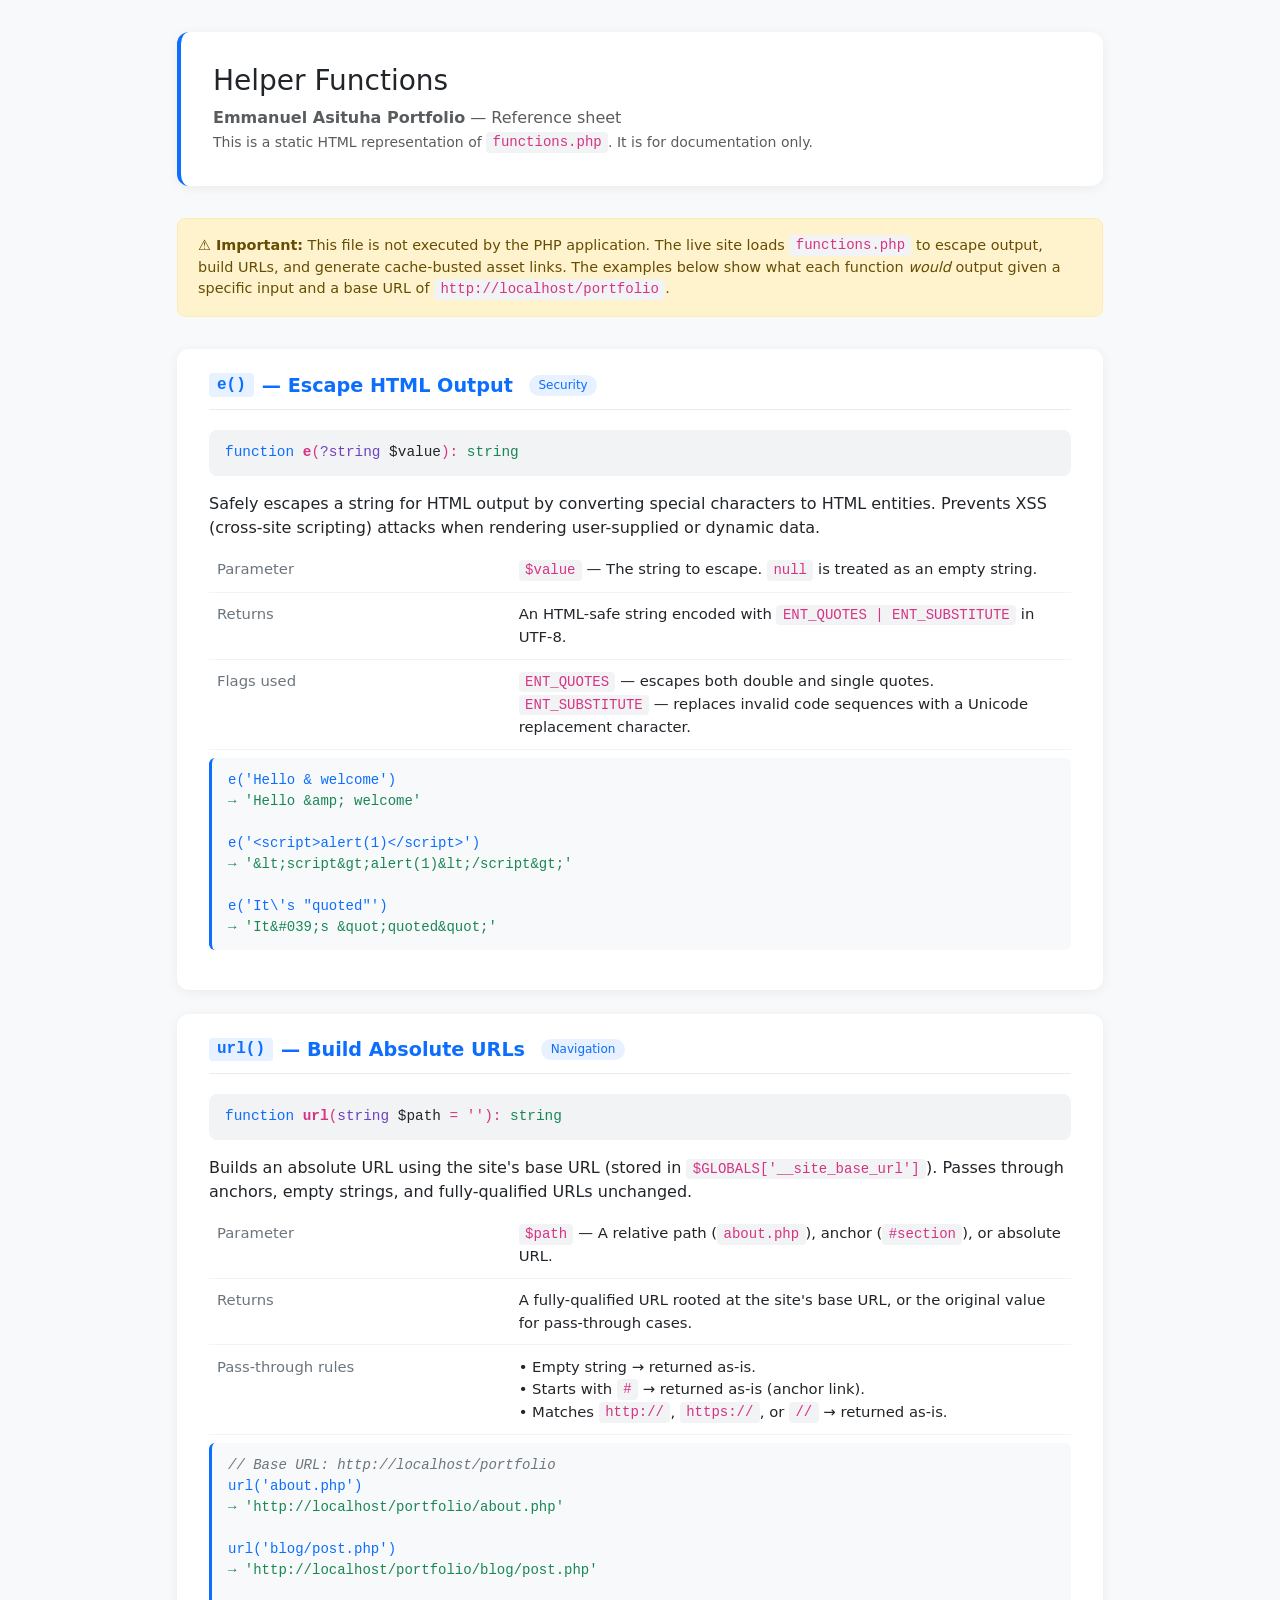
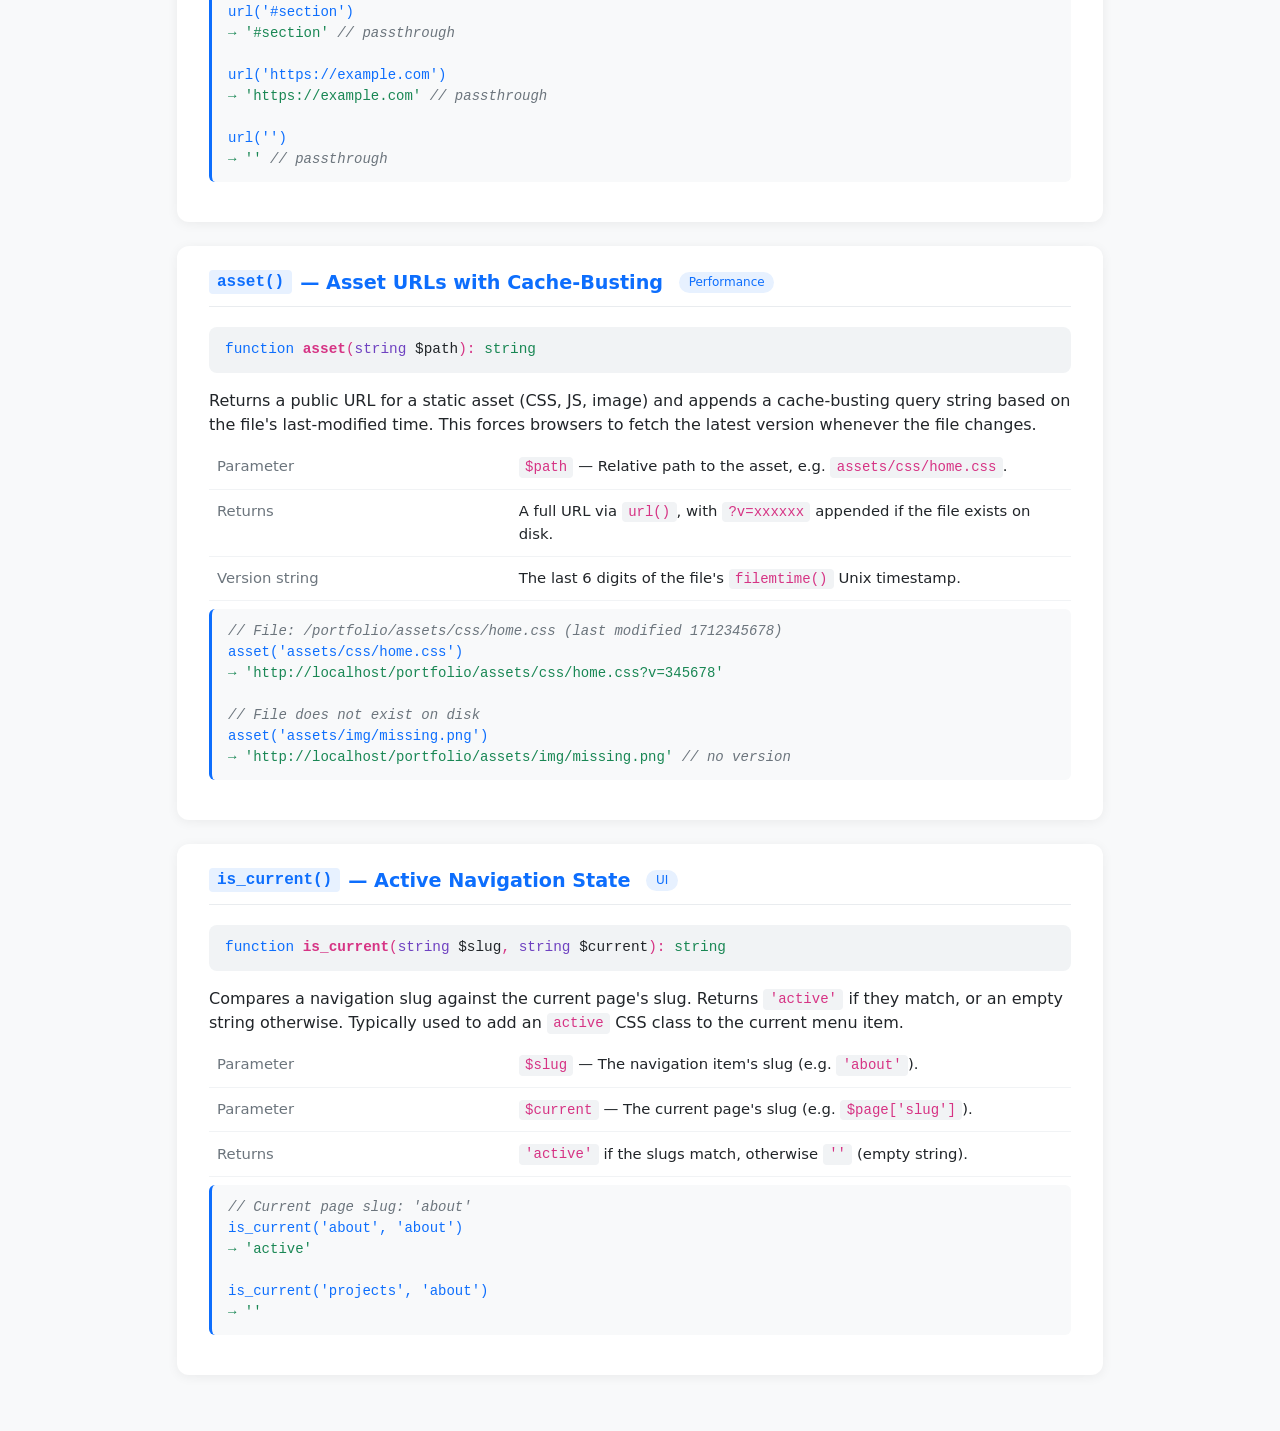
<file: php-backup/partials/functions.html>
<!DOCTYPE html>
<html lang="en">
<head>
    <meta charset="UTF-8">
    <meta name="viewport" content="width=device-width, initial-scale=1.0">
    <title>Helper Functions — Emmanuel Asituha Portfolio</title>
    <!-- Bootstrap 5 (for clean formatting) -->
    <link href="https://cdn.jsdelivr.net/npm/bootstrap@5.3.0-alpha1/dist/css/bootstrap.min.css" rel="stylesheet">
    <style>
        body {
            background-color: #f8f9fa;
            font-family: system-ui, -apple-system, "Segoe UI", Roboto, sans-serif;
            padding: 2rem 0;
        }
        .doc-header {
            background: #fff;
            border-radius: 0.75rem;
            padding: 2rem;
            margin-bottom: 2rem;
            box-shadow: 0 2px 12px rgba(0,0,0,0.06);
            border-left: 4px solid #0d6efd;
        }
        .doc-section {
            background: #fff;
            border-radius: 0.75rem;
            padding: 1.5rem 2rem;
            margin-bottom: 1.5rem;
            box-shadow: 0 2px 12px rgba(0,0,0,0.06);
        }
        .doc-section h2 {
            font-size: 1.2rem;
            font-weight: 600;
            color: #0d6efd;
            border-bottom: 1px solid #e9ecef;
            padding-bottom: 0.75rem;
            margin-bottom: 1.25rem;
            display: flex;
            align-items: center;
            gap: 0.5rem;
        }
        .doc-section h2 code {
            background: #e7f1ff;
            color: #0d6efd;
            padding: 0.15rem 0.5rem;
            border-radius: 0.25rem;
            font-size: 1rem;
        }
        .func-signature {
            background: #f1f3f5;
            border-radius: 0.5rem;
            padding: 0.75rem 1rem;
            font-family: "SFMono-Regular", Consolas, "Liberation Mono", Menlo, monospace;
            font-size: 0.9rem;
            color: #d63384;
            margin-bottom: 1rem;
            word-break: break-word;
        }
        .func-signature .keyword { color: #0d6efd; }
        .func-signature .type { color: #6f42c1; }
        .func-signature .param { color: #212529; }
        .func-signature .return { color: #198754; }
        table {
            width: 100%;
            border-collapse: collapse;
            font-size: 0.925rem;
        }
        th, td {
            padding: 0.65rem 0.5rem;
            text-align: left;
            border-bottom: 1px solid #f1f3f5;
            vertical-align: top;
        }
        th {
            color: #6c757d;
            font-weight: 500;
            width: 35%;
            white-space: nowrap;
        }
        td {
            color: #212529;
        }
        code {
            background: #f1f3f5;
            padding: 0.15rem 0.4rem;
            border-radius: 0.25rem;
            font-size: 0.875rem;
            color: #d63384;
            word-break: break-word;
        }
        .example-block {
            background: #f8f9fa;
            border-left: 3px solid #0d6efd;
            border-radius: 0.375rem;
            padding: 0.75rem 1rem;
            margin: 0.5rem 0 1rem;
            font-family: "SFMono-Regular", Consolas, "Liberation Mono", Menlo, monospace;
            font-size: 0.875rem;
        }
        .example-block .call { color: #0d6efd; }
        .example-block .result { color: #198754; }
        .example-block .comment { color: #6c757d; font-style: italic; }
        .note {
            background: #fff3cd;
            border: 1px solid #ffecb5;
            border-radius: 0.5rem;
            padding: 1rem 1.25rem;
            font-size: 0.9rem;
            color: #664d03;
            margin-bottom: 2rem;
        }
        .note strong { color: #664d03; }
        .badge-soft {
            display: inline-block;
            background: #e7f1ff;
            color: #0d6efd;
            padding: 0.2rem 0.6rem;
            border-radius: 2rem;
            font-size: 0.75rem;
            font-weight: 500;
            margin-left: 0.5rem;
        }
    </style>
</head>
<body>

<div class="container" style="max-width: 950px;">

    <!-- Header -->
    <div class="doc-header">
        <h1 class="h3 mb-2">Helper Functions</h1>
        <p class="text-muted mb-0">
            <strong>Emmanuel Asituha Portfolio</strong> — Reference sheet<br>
            <small>This is a static HTML representation of <code>functions.php</code>. It is for documentation only.</small>
        </p>
    </div>

    <!-- Note -->
    <div class="note">
        <strong>⚠️ Important:</strong>
        This file is not executed by the PHP application. The live site loads <code>functions.php</code> to
        escape output, build URLs, and generate cache-busted asset links. The examples below show what each
        function <em>would</em> output given a specific input and a base URL of
        <code>http://localhost/portfolio</code>.
    </div>

    <!-- e() -->
    <div class="doc-section">
        <h2><code>e()</code> — Escape HTML Output <span class="badge-soft">Security</span></h2>

        <div class="func-signature">
            <span class="keyword">function</span> <strong>e</strong>(<span class="type">?string</span> <span class="param">$value</span>): <span class="return">string</span>
        </div>

        <p class="mb-2">
            Safely escapes a string for HTML output by converting special characters to HTML entities.
            Prevents XSS (cross-site scripting) attacks when rendering user-supplied or dynamic data.
        </p>

        <table>
            <tr>
                <th>Parameter</th>
                <td><code>$value</code> — The string to escape. <code>null</code> is treated as an empty string.</td>
            </tr>
            <tr>
                <th>Returns</th>
                <td>An HTML-safe string encoded with <code>ENT_QUOTES | ENT_SUBSTITUTE</code> in UTF-8.</td>
            </tr>
            <tr>
                <th>Flags used</th>
                <td>
                    <code>ENT_QUOTES</code> — escapes both double and single quotes.<br>
                    <code>ENT_SUBSTITUTE</code> — replaces invalid code sequences with a Unicode replacement character.
                </td>
            </tr>
        </table>

        <div class="example-block">
            <div class="call">e('Hello &amp; welcome')</div>
            <div class="result">→ 'Hello &amp;amp; welcome'</div>
            <br>
            <div class="call">e('&lt;script&gt;alert(1)&lt;/script&gt;')</div>
            <div class="result">→ '&amp;lt;script&amp;gt;alert(1)&amp;lt;/script&amp;gt;'</div>
            <br>
            <div class="call">e('It\'s "quoted"')</div>
            <div class="result">→ 'It&amp;#039;s &amp;quot;quoted&amp;quot;'</div>
        </div>
    </div>

    <!-- url() -->
    <div class="doc-section">
        <h2><code>url()</code> — Build Absolute URLs <span class="badge-soft">Navigation</span></h2>

        <div class="func-signature">
            <span class="keyword">function</span> <strong>url</strong>(<span class="type">string</span> <span class="param">$path</span> = ''): <span class="return">string</span>
        </div>

        <p class="mb-2">
            Builds an absolute URL using the site's base URL (stored in <code>$GLOBALS['__site_base_url']</code>).
            Passes through anchors, empty strings, and fully-qualified URLs unchanged.
        </p>

        <table>
            <tr>
                <th>Parameter</th>
                <td><code>$path</code> — A relative path (<code>about.php</code>), anchor (<code>#section</code>), or absolute URL.</td>
            </tr>
            <tr>
                <th>Returns</th>
                <td>A fully-qualified URL rooted at the site's base URL, or the original value for pass-through cases.</td>
            </tr>
            <tr>
                <th>Pass-through rules</th>
                <td>
                    • Empty string → returned as-is.<br>
                    • Starts with <code>#</code> → returned as-is (anchor link).<br>
                    • Matches <code>http://</code>, <code>https://</code>, or <code>//</code> → returned as-is.
                </td>
            </tr>
        </table>

        <div class="example-block">
            <div class="comment">// Base URL: http://localhost/portfolio</div>
            <div class="call">url('about.php')</div>
            <div class="result">→ 'http://localhost/portfolio/about.php'</div>
            <br>
            <div class="call">url('blog/post.php')</div>
            <div class="result">→ 'http://localhost/portfolio/blog/post.php'</div>
            <br>
            <div class="call">url('#section')</div>
            <div class="result">→ '#section' <span class="comment">// passthrough</span></div>
            <br>
            <div class="call">url('https://example.com')</div>
            <div class="result">→ 'https://example.com' <span class="comment">// passthrough</span></div>
            <br>
            <div class="call">url('')</div>
            <div class="result">→ '' <span class="comment">// passthrough</span></div>
        </div>
    </div>

    <!-- asset() -->
    <div class="doc-section">
        <h2><code>asset()</code> — Asset URLs with Cache-Busting <span class="badge-soft">Performance</span></h2>

        <div class="func-signature">
            <span class="keyword">function</span> <strong>asset</strong>(<span class="type">string</span> <span class="param">$path</span>): <span class="return">string</span>
        </div>

        <p class="mb-2">
            Returns a public URL for a static asset (CSS, JS, image) and appends a cache-busting query string
            based on the file's last-modified time. This forces browsers to fetch the latest version whenever
            the file changes.
        </p>

        <table>
            <tr>
                <th>Parameter</th>
                <td><code>$path</code> — Relative path to the asset, e.g. <code>assets/css/home.css</code>.</td>
            </tr>
            <tr>
                <th>Returns</th>
                <td>A full URL via <code>url()</code>, with <code>?v=xxxxxx</code> appended if the file exists on disk.</td>
            </tr>
            <tr>
                <th>Version string</th>
                <td>The last 6 digits of the file's <code>filemtime()</code> Unix timestamp.</td>
            </tr>
        </table>

        <div class="example-block">
            <div class="comment">// File: /portfolio/assets/css/home.css (last modified 1712345678)</div>
            <div class="call">asset('assets/css/home.css')</div>
            <div class="result">→ 'http://localhost/portfolio/assets/css/home.css?v=345678'</div>
            <br>
            <div class="comment">// File does not exist on disk</div>
            <div class="call">asset('assets/img/missing.png')</div>
            <div class="result">→ 'http://localhost/portfolio/assets/img/missing.png' <span class="comment">// no version</span></div>
        </div>
    </div>

    <!-- is_current() -->
    <div class="doc-section">
        <h2><code>is_current()</code> — Active Navigation State <span class="badge-soft">UI</span></h2>

        <div class="func-signature">
            <span class="keyword">function</span> <strong>is_current</strong>(<span class="type">string</span> <span class="param">$slug</span>, <span class="type">string</span> <span class="param">$current</span>): <span class="return">string</span>
        </div>

        <p class="mb-2">
            Compares a navigation slug against the current page's slug. Returns <code>'active'</code> if they
            match, or an empty string otherwise. Typically used to add an <code>active</code> CSS class to the
            current menu item.
        </p>

        <table>
            <tr>
                <th>Parameter</th>
                <td><code>$slug</code> — The navigation item's slug (e.g. <code>'about'</code>).</td>
            </tr>
            <tr>
                <th>Parameter</th>
                <td><code>$current</code> — The current page's slug (e.g. <code>$page['slug']</code>).</td>
            </tr>
            <tr>
                <th>Returns</th>
                <td><code>'active'</code> if the slugs match, otherwise <code>''</code> (empty string).</td>
            </tr>
        </table>

        <div class="example-block">
            <div class="comment">// Current page slug: 'about'</div>
            <div class="call">is_current('about', 'about')</div>
            <div class="result">→ 'active'</div>
            <br>
            <div class="call">is_current('projects', 'about')</div>
            <div class="result">→ ''</div>
        </div>
    </div>

</div>

</body>
</html>
</file>
<file: assets/css/style.css>
/* =========================================================
   EMMANUEL ASITUHA — PERSONAL PORTFOLIO
   Global Stylesheet
   ---------------------------------------------------------
   Design:
   - White dominant background
   - Black / charcoal typography
   - Green accent
   - Clean, professional cybersecurity aesthetic
   ========================================================= */


/* =========================================================
   1. GOOGLE FONT
   ========================================================= */

@import url('https://fonts.googleapis.com/css2?family=Inter:wght@400;500;600;700;800&family=Manrope:wght@600;700;800&display=swap');


/* =========================================================
   2. CSS VARIABLES / DESIGN TOKENS
   ========================================================= */

:root {

    /* Brand */
    --primary: #15803d;
    --primary-dark: #166534;
    --primary-darker: #14532d;
    --primary-light: #22c55e;
    --primary-soft: #dcfce7;
    --primary-ultra-light: #f0fdf4;

    /* Backgrounds */
    --white: #ffffff;
    --background: #ffffff;
    --background-secondary: #f8fafc;
    --background-tertiary: #f1f5f9;

    /* Typography */
    --heading: #111827;
    --text: #1f2937;
    --text-secondary: #4b5563;
    --text-muted: #6b7280;
    --text-light: #9ca3af;

    /* Borders */
    --border: #e5e7eb;
    --border-light: #f1f5f9;

    /* Status */
    --success: #16a34a;
    --warning: #d97706;
    --danger: #dc2626;
    --info: #0284c7;

    /* Shadows */
    --shadow-xs: 0 1px 2px rgba(0, 0, 0, 0.04);

    --shadow-sm:
        0 1px 3px rgba(0, 0, 0, 0.06),
        0 1px 2px rgba(0, 0, 0, 0.04);

    --shadow-md:
        0 4px 12px rgba(0, 0, 0, 0.06);

    --shadow-lg:
        0 10px 30px rgba(0, 0, 0, 0.08);

    --shadow-green:
        0 8px 24px rgba(21, 128, 61, 0.16);

    /* Border Radius */
    --radius-sm: 6px;
    --radius-md: 10px;
    --radius-lg: 16px;
    --radius-xl: 24px;
    --radius-round: 999px;

    /* Layout */
    --container: 1200px;
    --navbar-height: 76px;

    /* Animation */
    --transition-fast: 0.2s ease;
    --transition: 0.3s ease;
}


/* =========================================================
   3. RESET
   ========================================================= */

*,
*::before,
*::after {
    box-sizing: border-box;
    margin: 0;
    padding: 0;
}

html {
    scroll-behavior: smooth;
    scroll-padding-top: 90px;
}

body {
    font-family: "Inter", Arial, sans-serif;
    background: var(--background);
    color: var(--text);
    line-height: 1.7;
    font-size: 16px;
    overflow-x: hidden;
}

body.no-scroll {
    overflow: hidden;
}

img {
    max-width: 100%;
    height: auto;
    display: block;
}

a {
    color: inherit;
    text-decoration: none;
}

button,
input,
textarea,
select {
    font: inherit;
}

button {
    border: none;
    cursor: pointer;
}

ul,
ol {
    list-style: none;
}


/* =========================================================
   4. SELECTION
   ========================================================= */

::selection {
    background: var(--primary);
    color: var(--white);
}


/* =========================================================
   5. SCROLLBAR
   ========================================================= */

::-webkit-scrollbar {
    width: 10px;
}

::-webkit-scrollbar-track {
    background: #f1f5f9;
}

::-webkit-scrollbar-thumb {
    background: #cbd5e1;
    border-radius: 10px;
}

::-webkit-scrollbar-thumb:hover {
    background: var(--primary);
}


/* =========================================================
   6. TYPOGRAPHY
   ========================================================= */

h1,
h2,
h3,
h4,
h5,
h6 {
    font-family: "Manrope", "Inter", sans-serif;
    color: var(--heading);
    line-height: 1.2;
    font-weight: 700;
}

h1 {
    font-size: clamp(2.7rem, 6vw, 5rem);
    letter-spacing: -0.045em;
}

h2 {
    font-size: clamp(2rem, 4vw, 3rem);
    letter-spacing: -0.035em;
}

h3 {
    font-size: 1.4rem;
}

p {
    color: var(--text-secondary);
}

strong {
    color: var(--heading);
}

.text-green {
    color: var(--primary);
}

.text-dark {
    color: var(--heading);
}

.text-muted {
    color: var(--text-muted);
}


/* =========================================================
   7. LAYOUT
   ========================================================= */

.container {
    width: min(90%, var(--container));
    margin-inline: auto;
}

.section {
    padding: 100px 0;
}

.section-sm {
    padding: 70px 0;
}

.section-gray {
    background: var(--background-secondary);
}

.section-green {
    background: var(--primary-ultra-light);
}


/* =========================================================
   8. SECTION HEADINGS
   ========================================================= */

.section-header {
    max-width: 700px;
    margin-bottom: 50px;
}

.section-header.center {
    margin-inline: auto;
    text-align: center;
}

.section-label {
    display: inline-flex;
    align-items: center;
    gap: 8px;

    color: var(--primary);
    font-weight: 700;
    font-size: 0.8rem;
    text-transform: uppercase;
    letter-spacing: 0.12em;

    margin-bottom: 14px;
}

.section-label::before {
    content: "";
    width: 28px;
    height: 2px;
    background: var(--primary);
}

.section-header.center .section-label::after {
    content: "";
    width: 28px;
    height: 2px;
    background: var(--primary);
}

.section-title {
    margin-bottom: 18px;
}

.section-description {
    font-size: 1.05rem;
}


/* =========================================================
   9. NAVBAR
   ========================================================= */

.navbar {
    position: fixed;
    top: 0;
    left: 0;

    width: 100%;
    height: var(--navbar-height);

    background: rgba(255, 255, 255, 0.96);
    border-bottom: 1px solid transparent;

    display: flex;
    align-items: center;

    z-index: 1000;

    transition:
        box-shadow var(--transition),
        border-color var(--transition),
        height var(--transition);
}

.navbar.scrolled {
    border-color: var(--border);
    box-shadow: var(--shadow-sm);
}

.nav-container {
    width: min(90%, var(--container));
    margin-inline: auto;

    display: flex;
    justify-content: space-between;
    align-items: center;
}

.logo {
    display: flex;
    align-items: center;
    gap: 10px;

    font-family: "Manrope", sans-serif;
    font-size: 1.3rem;
    font-weight: 800;
    color: var(--heading);
}

.logo-mark {
    width: 38px;
    height: 38px;

    display: grid;
    place-items: center;

    background: var(--primary);
    color: var(--white);

    border-radius: 9px;

    font-size: 0.95rem;
    font-weight: 800;
}

.logo span {
    color: var(--primary);
}

.nav-links {
    display: flex;
    align-items: center;
    gap: 30px;
}

.nav-link {
    position: relative;

    color: var(--text-secondary);
    font-size: 0.92rem;
    font-weight: 600;

    transition: color var(--transition-fast);
}

.nav-link:hover,
.nav-link.active {
    color: var(--primary);
}

.nav-link::after {
    content: "";

    position: absolute;
    left: 0;
    bottom: -8px;

    width: 0;
    height: 2px;

    background: var(--primary);

    transition: width var(--transition);
}

.nav-link:hover::after,
.nav-link.active::after {
    width: 100%;
}


/* =========================================================
   10. MOBILE MENU BUTTON
   ========================================================= */

.menu-toggle {
    width: 42px;
    height: 42px;

    display: none;
    align-items: center;
    justify-content: center;
    flex-direction: column;

    gap: 5px;

    background: transparent;
    border-radius: var(--radius-md);
}

.menu-toggle span {
    display: block;

    width: 22px;
    height: 2px;

    background: var(--heading);

    transition: var(--transition);
}

.menu-toggle.active span:nth-child(1) {
    transform: translateY(7px) rotate(45deg);
}

.menu-toggle.active span:nth-child(2) {
    opacity: 0;
}

.menu-toggle.active span:nth-child(3) {
    transform: translateY(-7px) rotate(-45deg);
}


/* =========================================================
   11. HERO
   ========================================================= */

.hero {
    min-height: 100vh;

    display: flex;
    align-items: center;

    padding: 130px 0 80px;

    background:
        radial-gradient(
            circle at 85% 30%,
            rgba(34, 197, 94, 0.08),
            transparent 30%
        ),
        var(--white);
}

.hero-grid {
    display: grid;
    grid-template-columns: 1.1fr 0.9fr;
    align-items: center;
    gap: 70px;
}

.hero-badge {
    display: inline-flex;
    align-items: center;
    gap: 10px;

    padding: 8px 14px;

    background: var(--primary-ultra-light);
    color: var(--primary-dark);

    border: 1px solid #bbf7d0;
    border-radius: var(--radius-round);

    font-size: 0.83rem;
    font-weight: 700;

    margin-bottom: 24px;
}

.hero-badge-dot {
    width: 8px;
    height: 8px;

    border-radius: 50%;
    background: var(--primary);

    box-shadow: 0 0 0 5px rgba(21, 128, 61, 0.10);
}

.hero h1 {
    margin-bottom: 22px;
}

.hero h1 span {
    color: var(--primary);
}

.hero-description {
    max-width: 680px;

    font-size: 1.1rem;
    line-height: 1.8;

    margin-bottom: 32px;
}

.hero-actions {
    display: flex;
    align-items: center;
    flex-wrap: wrap;

    gap: 14px;

    margin-bottom: 35px;
}


/* =========================================================
   12. BUTTONS
   ========================================================= */

.btn {
    min-height: 48px;

    display: inline-flex;
    align-items: center;
    justify-content: center;

    gap: 9px;

    padding: 12px 22px;

    border-radius: var(--radius-md);

    font-size: 0.92rem;
    font-weight: 700;

    transition:
        background var(--transition),
        color var(--transition),
        border var(--transition),
        transform var(--transition),
        box-shadow var(--transition);
}

.btn:hover {
    transform: translateY(-2px);
}

.btn-primary {
    background: var(--primary);
    color: var(--white);
    border: 1px solid var(--primary);
}

.btn-primary:hover {
    background: var(--primary-dark);
    border-color: var(--primary-dark);
    box-shadow: var(--shadow-green);
}

.btn-outline {
    background: var(--white);
    color: var(--heading);

    border: 1px solid var(--border);
}

.btn-outline:hover {
    color: var(--primary);
    border-color: var(--primary);
}

.btn-dark {
    background: var(--heading);
    color: var(--white);
}

.btn-dark:hover {
    background: var(--primary);
}


/* =========================================================
   13. HERO SOCIAL LINKS
   ========================================================= */

.social-links {
    display: flex;
    gap: 10px;
}

.social-link {
    width: 42px;
    height: 42px;

    display: grid;
    place-items: center;

    border: 1px solid var(--border);
    border-radius: 50%;

    color: var(--text-secondary);

    transition: var(--transition);
}

.social-link:hover {
    color: var(--white);
    background: var(--primary);
    border-color: var(--primary);

    transform: translateY(-3px);
}


/* =========================================================
   14. PROFILE IMAGE
   ========================================================= */

.hero-image-wrapper {
    position: relative;

    max-width: 470px;

    margin-left: auto;
}

.hero-image {
    position: relative;

    padding: 12px;

    background: var(--white);

    border: 1px solid var(--border);
    border-radius: 28px;

    box-shadow: var(--shadow-lg);
}

.hero-image img {
    width: 100%;
    aspect-ratio: 4 / 5;

    object-fit: cover;

    border-radius: 20px;
}

.hero-image::before {
    content: "";

    position: absolute;
    z-index: -1;

    width: 150px;
    height: 150px;

    right: -30px;
    top: -30px;

    background: var(--primary-soft);

    border-radius: 30px;
}

.hero-image::after {
    content: "";

    position: absolute;
    z-index: -1;

    width: 100px;
    height: 100px;

    left: -30px;
    bottom: -25px;

    border: 10px solid var(--primary);
    border-radius: 25px;

    opacity: 0.15;
}


/* =========================================================
   15. CARDS
   ========================================================= */

.card {
    background: var(--white);

    border: 1px solid var(--border);
    border-radius: var(--radius-lg);

    padding: 28px;

    box-shadow: var(--shadow-xs);

    transition:
        transform var(--transition),
        box-shadow var(--transition),
        border-color var(--transition);
}

.card:hover {
    transform: translateY(-5px);

    border-color: #bbf7d0;

    box-shadow: var(--shadow-md);
}


/* =========================================================
   16. ICON BOX
   ========================================================= */

.icon-box {
    width: 50px;
    height: 50px;

    display: grid;
    place-items: center;

    background: var(--primary-ultra-light);
    color: var(--primary);

    border: 1px solid #dcfce7;
    border-radius: 12px;

    font-size: 1.2rem;

    margin-bottom: 20px;
}


/* =========================================================
   17. EXPERTISE GRID
   ========================================================= */

.expertise-grid {
    display: grid;

    grid-template-columns:
        repeat(3, minmax(0, 1fr));

    gap: 22px;
}

.expertise-card h3 {
    margin-bottom: 10px;
}

.expertise-card p {
    font-size: 0.94rem;
}


/* =========================================================
   18. TAGS / BADGES
   ========================================================= */

.tags {
    display: flex;
    flex-wrap: wrap;

    gap: 8px;

    margin-top: 20px;
}

.tag {
    padding: 6px 10px;

    background: var(--background-secondary);

    border: 1px solid var(--border);
    border-radius: var(--radius-sm);

    color: var(--text-secondary);

    font-size: 0.76rem;
    font-weight: 600;
}

.tag.green {
    color: var(--primary-dark);

    background: var(--primary-ultra-light);
    border-color: #bbf7d0;
}


/* =========================================================
   19. STATS
   ========================================================= */

.stats-grid {
    display: grid;

    grid-template-columns:
        repeat(4, minmax(0, 1fr));

    border: 1px solid var(--border);
    border-radius: var(--radius-lg);

    overflow: hidden;

    background: var(--white);
}

.stat {
    padding: 32px 20px;

    text-align: center;

    border-right: 1px solid var(--border);
}

.stat:last-child {
    border-right: none;
}

.stat-number {
    display: block;

    color: var(--primary);

    font-family: "Manrope", sans-serif;
    font-size: 2rem;
    font-weight: 800;

    margin-bottom: 4px;
}

.stat-label {
    color: var(--text-muted);

    font-size: 0.82rem;
    font-weight: 600;
}


/* =========================================================
   20. PROJECTS
   ========================================================= */

.projects-grid {
    display: grid;

    grid-template-columns:
        repeat(2, minmax(0, 1fr));

    gap: 24px;
}

.project-card {
    overflow: hidden;

    background: var(--white);

    border: 1px solid var(--border);
    border-radius: var(--radius-lg);

    transition: var(--transition);
}

.project-card:hover {
    transform: translateY(-5px);
    box-shadow: var(--shadow-md);
}

.project-image {
    height: 240px;

    overflow: hidden;

    background: var(--background-tertiary);
}

.project-image img {
    width: 100%;
    height: 100%;

    object-fit: cover;

    transition: transform 0.5s ease;
}

.project-card:hover .project-image img {
    transform: scale(1.04);
}

.project-content {
    padding: 26px;
}

.project-category {
    color: var(--primary);

    font-size: 0.75rem;
    font-weight: 700;

    text-transform: uppercase;
    letter-spacing: 0.08em;

    margin-bottom: 8px;
}

.project-content h3 {
    margin-bottom: 10px;
}


/* =========================================================
   21. TIMELINE
   ========================================================= */

.timeline {
    position: relative;

    max-width: 850px;
}

.timeline::before {
    content: "";

    position: absolute;

    left: 8px;
    top: 10px;
    bottom: 10px;

    width: 2px;

    background: var(--border);
}

.timeline-item {
    position: relative;

    padding-left: 42px;
    padding-bottom: 40px;
}

.timeline-item:last-child {
    padding-bottom: 0;
}

.timeline-dot {
    position: absolute;

    left: 0;
    top: 7px;

    width: 18px;
    height: 18px;

    background: var(--white);

    border: 4px solid var(--primary);
    border-radius: 50%;

    z-index: 2;
}

.timeline-date {
    color: var(--primary);

    font-size: 0.8rem;
    font-weight: 700;

    margin-bottom: 6px;
}

.timeline-title {
    margin-bottom: 4px;
}

.timeline-company {
    color: var(--text-muted);

    font-weight: 600;

    margin-bottom: 12px;
}


/* =========================================================
   22. FORMS
   ========================================================= */

.form-group {
    margin-bottom: 20px;
}

.form-label {
    display: block;

    color: var(--heading);

    font-size: 0.88rem;
    font-weight: 700;

    margin-bottom: 8px;
}

.form-control {
    width: 100%;

    padding: 13px 15px;

    background: var(--white);

    border: 1px solid var(--border);
    border-radius: var(--radius-md);

    color: var(--text);

    outline: none;

    transition:
        border var(--transition),
        box-shadow var(--transition);
}

.form-control:focus {
    border-color: var(--primary);

    box-shadow:
        0 0 0 3px rgba(21, 128, 61, 0.10);
}

textarea.form-control {
    min-height: 150px;
    resize: vertical;
}


/* =========================================================
   23. CTA
   ========================================================= */

.cta {
    padding: 60px;

    background: var(--heading);

    border-radius: var(--radius-xl);

    display: flex;
    justify-content: space-between;
    align-items: center;

    gap: 30px;
}

.cta h2 {
    color: var(--white);
    margin-bottom: 10px;
}

.cta p {
    color: #d1d5db;

    max-width: 650px;
}

.cta .btn-primary {
    flex-shrink: 0;
}


/* =========================================================
   24. FOOTER
   ========================================================= */

.footer {
    padding: 70px 0 25px;

    background: #0f172a;
    color: var(--white);
}

.footer-grid {
    display: grid;

    grid-template-columns: 1.5fr 1fr 1fr 1fr;

    gap: 50px;

    padding-bottom: 50px;
}

.footer h4 {
    color: var(--white);

    font-size: 0.95rem;

    margin-bottom: 18px;
}

.footer p,
.footer a {
    color: #94a3b8;

    font-size: 0.9rem;
}

.footer a {
    display: inline-block;

    margin-bottom: 9px;

    transition: color var(--transition-fast);
}

.footer a:hover {
    color: #4ade80;
}

.footer-bottom {
    padding-top: 24px;

    border-top: 1px solid #1e293b;

    display: flex;
    justify-content: space-between;
    align-items: center;

    gap: 20px;
}

.footer-bottom p {
    margin: 0;

    font-size: 0.8rem;
}


/* =========================================================
   25. BACK TO TOP
   ========================================================= */

.back-to-top {
    position: fixed;

    right: 25px;
    bottom: 25px;

    width: 46px;
    height: 46px;

    display: grid;
    place-items: center;

    background: var(--primary);
    color: var(--white);

    border-radius: 50%;

    box-shadow: var(--shadow-green);

    opacity: 0;
    visibility: hidden;

    transform: translateY(15px);

    transition: var(--transition);

    z-index: 900;
}

.back-to-top.show {
    opacity: 1;
    visibility: visible;

    transform: translateY(0);
}

.back-to-top:hover {
    background: var(--primary-dark);
}


/* =========================================================
   26. REVEAL ANIMATION
   ========================================================= */

.reveal {
    opacity: 0;
    transform: translateY(24px);

    transition:
        opacity 0.7s ease,
        transform 0.7s ease;
}

.reveal.visible {
    opacity: 1;
    transform: translateY(0);
}


/* =========================================================
   27. RESPONSIVE
   ========================================================= */

@media (max-width: 992px) {

    .hero-grid {
        grid-template-columns: 1fr;
        gap: 50px;
    }

    .hero-image-wrapper {
        margin: auto;
    }

    .expertise-grid {
        grid-template-columns:
            repeat(2, minmax(0, 1fr));
    }

    .footer-grid {
        grid-template-columns:
            repeat(2, minmax(0, 1fr));
    }

    .nav-links {
        position: fixed;

        top: var(--navbar-height);
        right: -100%;

        width: min(320px, 85%);
        height: calc(100vh - var(--navbar-height));

        padding: 35px;

        background: var(--white);

        border-left: 1px solid var(--border);

        box-shadow: -10px 15px 30px rgba(0, 0, 0, 0.08);

        flex-direction: column;
        align-items: flex-start;

        gap: 25px;

        transition: right var(--transition);
    }

    .nav-links.active {
        right: 0;
    }

    .nav-link {
        font-size: 1rem;
    }

    .menu-toggle {
        display: flex;
    }

}


@media (max-width: 768px) {

    .section {
        padding: 75px 0;
    }

    .hero {
        min-height: auto;
        padding-top: 120px;
    }

    .projects-grid,
    .expertise-grid {
        grid-template-columns: 1fr;
    }

    .stats-grid {
        grid-template-columns:
            repeat(2, minmax(0, 1fr));
    }

    .stat:nth-child(2) {
        border-right: none;
    }

    .stat:nth-child(-n + 2) {
        border-bottom: 1px solid var(--border);
    }

    .cta {
        padding: 40px 28px;

        flex-direction: column;
        align-items: flex-start;
    }

}


@media (max-width: 576px) {

    .container {
        width: 92%;
    }

    .hero-actions {
        align-items: stretch;
        flex-direction: column;
    }

    .hero-actions .btn {
        width: 100%;
    }

    .stats-grid {
        grid-template-columns: 1fr;
    }

    .stat {
        border-right: none;
        border-bottom: 1px solid var(--border);
    }

    .stat:last-child {
        border-bottom: none;
    }

    .footer-grid {
        grid-template-columns: 1fr;
        gap: 30px;
    }

    .footer-bottom {
        flex-direction: column;
        align-items: flex-start;
    }

}


/* =========================================================
   28. ACCESSIBILITY
   ========================================================= */

:focus-visible {
    outline: 3px solid rgba(21, 128, 61, 0.35);
    outline-offset: 3px;
}


/* =========================================================
   29. REDUCED MOTION
   ========================================================= */

@media (prefers-reduced-motion: reduce) {

    html {
        scroll-behavior: auto;
    }

    *,
    *::before,
    *::after {
        animation-duration: 0.01ms !important;
        animation-iteration-count: 1 !important;
        transition-duration: 0.01ms !important;
    }

    .reveal {
        opacity: 1;
        transform: none;
    }
}


/* Honeypot — invisible to humans, visible to bots */
.form-honeypot {
    position: absolute;
    left: -9999px;
    width: 1px;
    height: 1px;
    overflow: hidden;
    opacity: 0;
    pointer-events: none;
}

/* Form status messages */
.form-status {
    margin-top: 1rem;
    padding: 0.875rem 1.125rem;
    border-radius: 8px;
    font-size: 0.9375rem;
    display: none;
}
.form-status:not(:empty) { display: block; }
.form-status-success {
    background: #ecfdf5;
    color: #065f46;
    border: 1px solid #a7f3d0;
}
.form-status-error {
    background: #fef2f2;
    color: #991b1b;
    border: 1px solid #fecaca;
}
.form-status-info {
    background: #eff6ff;
    color: #1e40af;
    border: 1px solid #bfdbfe;
}

/* Field error state */
.form-control.is-invalid {
    border-color: #dc2626;
    background-color: #fef2f2;
}
.form-error {
    display: block;
    color: #dc2626;
    font-size: 0.8125rem;
    margin-top: 0.375rem;
    min-height: 1.125rem;
}
.form-error:empty { display: none; }

/* Professional strip items as links */
a.professional-strip-item {
    text-decoration: none;
    color: inherit;
    transition: transform 0.2s ease, box-shadow 0.2s ease;
}
a.professional-strip-item:hover {
    transform: translateY(-2px);
    box-shadow: 0 8px 24px rgba(0,0,0,0.06);
}

/* Text-green utility */
.text-green { color: #16a34a; }

/* Card-as-link */
a.card {
    text-decoration: none;
    color: inherit;
    display: block;
    transition: transform 0.2s ease, box-shadow 0.2s ease;
}
a.card:hover {
    transform: translateY(-4px);
    box-shadow: 0 12px 32px rgba(0,0,0,0.08);
}

/* =========================================================
   REDUCED GREEN PALETTE — Slate Blue Accent System
   =========================================================
   Replaces green (#16a34a / #4ade80) with slate blue.
   Keep .text-green and .tag.green as aliases so existing
   markup does not break.
   ========================================================= */

:root {
    /* Primary accent — slate blue */
    --accent-50:  #eff6ff;
    --accent-100: #dbeafe;
    --accent-200: #bfdbfe;
    --accent-300: #93c5fd;
    --accent-400: #60a5fa;
    --accent-500: #3b82f6;   /* primary */
    --accent-600: #2563eb;
    --accent-700: #1d4ed8;
    --accent-800: #1e40af;
    --accent-900: #1e3a8a;

    /* Neutral slate */
    --ink-900: #0f172a;
    --ink-800: #1e293b;
    --ink-700: #334155;
    --ink-600: #475569;
    --ink-500: #64748b;
    --ink-400: #94a3b8;
    --ink-300: #cbd5e1;
    --ink-200: #e2e8f0;
    --ink-100: #f1f5f9;
    --ink-50:  #f8fafc;

    /* Accent used by legacy class names */
    --green-50:  var(--accent-50);
    --green-100: var(--accent-100);
    --green-400: var(--accent-400);
    --green-500: var(--accent-500);
    --green-600: var(--accent-600);
}


/* ---------- Legacy class aliases ---------- */

.text-green,
.section-label.text-green {
    color: var(--accent-600) !important;
}

.tag.green {
    background: var(--accent-50);
    color: var(--accent-700);
    border-color: var(--accent-200);
}


/* ---------- Buttons ---------- */

.btn-primary {
    background: var(--accent-600);
    border-color: var(--accent-600);
    color: #ffffff;
}

.btn-primary:hover,
.btn-primary:focus-visible {
    background: var(--accent-700);
    border-color: var(--accent-700);
}

.btn-outline {
    border-color: var(--ink-300);
    color: var(--ink-900);
    background: transparent;
}

.btn-outline:hover,
.btn-outline:focus-visible {
    border-color: var(--accent-600);
    color: var(--accent-700);
    background: var(--accent-50);
}


/* ---------- Hero badge ---------- */

.hero-badge {
    background: var(--accent-50);
    color: var(--accent-800);
    border: 1px solid var(--accent-100);
}

.hero-badge-dot {
    background: var(--accent-500);
    box-shadow: 0 0 0 4px var(--accent-100);
}


/* ---------- Icons / icon boxes ---------- */

.icon-box,
.floating-icon,
.value-icon,
.focus-card .icon-box,
.expertise-card .icon-box,
.research-card-number,
.contact-option-icon,
.collaboration-icon,
.contact-reason i,
.contact-security-icon,
.professional-network-icon,
.form-header-icon,
.connection-status span,
.contact-option-icon i,
.community-icon,
.interest-icon,
.domain-icon,
.experience-domain-icon,
.capability-icon,
.development-icon,
.learning-icon-main,
.ai-core {
    color: var(--accent-600);
}

.icon-box,
.floating-icon,
.contact-option-icon,
.collaboration-icon,
.contact-reason > div:first-child,
.contact-security-icon,
.professional-network-icon,
.form-header-icon {
    background: var(--accent-50);
    border: 1px solid var(--accent-100);
}


/* ---------- Section labels ---------- */

.section-label {
    color: var(--accent-700);
    background: var(--accent-50);
    border: 1px solid var(--accent-100);
    padding: 4px 12px;
    border-radius: 999px;
    display: inline-block;
    font-size: 0.75rem;
    font-weight: 600;
    letter-spacing: 0.06em;
    text-transform: uppercase;
}


/* ---------- Green section overrides ---------- */

.section-green {
    background: linear-gradient(160deg, #0f172a 0%, #1e293b 100%);
    color: #f8fafc;
}

.section-green .section-label {
    background: rgba(96, 165, 250, 0.12);
    color: #bfdbfe;
    border-color: rgba(96, 165, 250, 0.25);
}

.section-green .section-title,
.section-green h2,
.section-green h3 {
    color: #f8fafc;
}

.section-green p,
.section-green .about-lead {
    color: #cbd5e1;
}

.section-green .btn-primary {
    background: var(--accent-500);
    border-color: var(--accent-500);
}

.section-green .btn-primary:hover {
    background: var(--accent-400);
    border-color: var(--accent-400);
}


/* ---------- Text links ---------- */

.text-link {
    color: var(--accent-700);
    display: inline-flex;
    align-items: center;
    gap: 0.5rem;
    font-weight: 600;
}

.text-link:hover {
    color: var(--accent-800);
}

.text-link i {
    transition: transform 0.2s ease;
}

.text-link:hover i {
    transform: translateX(4px);
}


/* =========================================================
   DYNAMIC FORM STYLES
   ========================================================= */

/* Honeypot — hidden from humans */
.form-honeypot {
    position: absolute !important;
    left: -9999px !important;
    width: 1px !important;
    height: 1px !important;
    overflow: hidden !important;
    opacity: 0 !important;
    pointer-events: none !important;
}

/* Input wrapper */
.input-wrapper {
    position: relative;
    display: flex;
    align-items: center;
}

.input-wrapper > i {
    position: absolute;
    left: 14px;
    color: var(--ink-400);
    pointer-events: none;
    font-size: 0.9rem;
}

.input-wrapper .form-control {
    padding-left: 2.75rem;
}

.select-wrapper select.form-control {
    appearance: none;
    cursor: pointer;
    padding-right: 2.5rem;
    background-image: url("data:image/svg+xml;charset=UTF-8,%3csvg xmlns='http://www.w3.org/2000/svg' viewBox='0 0 24 24' fill='none' stroke='%2364748b' stroke-width='2'%3e%3cpath d='m6 9 6 6 6-6'/%3e%3c/svg%3e");
    background-repeat: no-repeat;
    background-position: right 14px center;
    background-size: 16px;
}

/* Field states */
.form-control {
    width: 100%;
    padding: 0.75rem 0.9rem;
    border: 1px solid var(--ink-200);
    border-radius: 8px;
    font-size: 0.9375rem;
    color: var(--ink-900);
    background: #ffffff;
    transition: border-color 0.15s ease, box-shadow 0.15s ease;
    font-family: inherit;
}

.form-control:focus {
    outline: none;
    border-color: var(--accent-500);
    box-shadow: 0 0 0 3px var(--accent-100);
}

.form-control.is-invalid {
    border-color: #dc2626;
    background: #fef2f2;
}

.form-control.is-invalid:focus {
    box-shadow: 0 0 0 3px #fecaca;
}

/* Field errors */
.form-error {
    display: block;
    color: #dc2626;
    font-size: 0.8125rem;
    margin-top: 0.375rem;
    min-height: 1.125rem;
}

.form-error:empty {
    display: none;
}

/* Form group */
.form-group {
    margin-bottom: 1.25rem;
}

.form-group label {
    display: block;
    font-size: 0.875rem;
    font-weight: 600;
    color: var(--ink-800);
    margin-bottom: 0.5rem;
}

.form-group label span {
    color: #dc2626;
}

.form-group label .optional {
    color: var(--ink-400);
    font-weight: 500;
    font-size: 0.75rem;
    margin-left: 0.35rem;
}

.form-label-row {
    display: flex;
    justify-content: space-between;
    align-items: baseline;
}

.character-count {
    font-size: 0.75rem;
    color: var(--ink-400);
    font-variant-numeric: tabular-nums;
}

/* Form row (two-column) */
.form-row {
    display: grid;
    grid-template-columns: 1fr 1fr;
    gap: 1rem;
}

@media (max-width: 640px) {
    .form-row {
        grid-template-columns: 1fr;
    }
}

/* Form status */
.form-status {
    display: none;
    margin-top: 1rem;
    padding: 0.875rem 1.125rem;
    border-radius: 8px;
    font-size: 0.9375rem;
    line-height: 1.5;
}

.form-status:not(:empty) {
    display: block;
}

.form-status-success {
    background: var(--accent-50);
    color: var(--accent-800);
    border: 1px solid var(--accent-200);
}

.form-status-error {
    background: #fef2f2;
    color: #991b1b;
    border: 1px solid #fecaca;
}

.form-status-info {
    background: var(--ink-50);
    color: var(--ink-700);
    border: 1px solid var(--ink-200);
}

/* Privacy note */
.form-privacy {
    display: flex;
    gap: 0.75rem;
    align-items: flex-start;
    background: var(--ink-50);
    border: 1px solid var(--ink-200);
    border-radius: 8px;
    padding: 0.875rem 1rem;
    margin-bottom: 1.25rem;
    font-size: 0.8125rem;
    color: var(--ink-600);
}

.form-privacy i {
    color: var(--accent-600);
    margin-top: 2px;
}

.form-privacy p {
    margin: 0;
    line-height: 1.55;
}

/* Submit */
.contact-submit {
    width: 100%;
    justify-content: center;
    padding: 0.875rem 1.25rem;
    font-size: 1rem;
    display: inline-flex;
    align-items: center;
    gap: 0.5rem;
    transition: background 0.15s ease, transform 0.1s ease;
}

.contact-submit:disabled {
    opacity: 0.7;
    cursor: not-allowed;
}

.contact-submit:not(:disabled):active {
    transform: translateY(1px);
}


/* =========================================================
   FAQ ACCORDION
   ========================================================= */

.faq-item {
    background: #ffffff;
    border: 1px solid var(--ink-200);
    border-radius: 10px;
    margin-bottom: 0.75rem;
    overflow: hidden;
    transition: border-color 0.2s ease, box-shadow 0.2s ease;
}

.faq-item.active {
    border-color: var(--accent-300);
    box-shadow: 0 4px 16px rgba(59, 130, 246, 0.08);
}

.faq-question {
    width: 100%;
    display: flex;
    align-items: center;
    justify-content: space-between;
    gap: 1rem;
    padding: 1.125rem 1.25rem;
    background: transparent;
    border: none;
    text-align: left;
    font-size: 0.9375rem;
    font-weight: 600;
    color: var(--ink-900);
    cursor: pointer;
    font-family: inherit;
}

.faq-question i {
    color: var(--accent-600);
    transition: transform 0.2s ease;
    flex-shrink: 0;
}

.faq-item.active .faq-question i {
    transform: rotate(45deg);
}

.faq-answer {
    max-height: 0;
    overflow: hidden;
    transition: max-height 0.3s ease, padding 0.3s ease;
    padding: 0 1.25rem;
}

.faq-item.active .faq-answer {
    max-height: 400px;
    padding: 0 1.25rem 1.125rem;
}

.faq-answer p {
    color: var(--ink-600);
    margin: 0;
    line-height: 1.6;
}


/* =========================================================
   PROFESSIONAL STRIP — link variants
   ========================================================= */

a.professional-strip-item {
    text-decoration: none;
    color: inherit;
    transition: transform 0.2s ease, box-shadow 0.2s ease;
}

a.professional-strip-item:hover {
    transform: translateY(-2px);
    box-shadow: 0 8px 24px rgba(15, 23, 42, 0.06);
}


/* =========================================================
   CARD-AS-LINK
   ========================================================= */

a.card {
    text-decoration: none;
    color: inherit;
    display: block;
    transition: transform 0.2s ease, box-shadow 0.2s ease;
}

a.card:hover {
    transform: translateY(-4px);
    box-shadow: 0 12px 32px rgba(15, 23, 42, 0.08);
}


/* =========================================================
   ANCHOR OFFSET
   ========================================================= */

[id] {
    scroll-margin-top: 90px;
}


/* =========================================================
   MOBILE TUNING
   ========================================================= */

@media (max-width: 768px) {
    .contact-main-grid {
        grid-template-columns: 1fr;
        gap: 2rem;
    }

    .contact-hero-grid {
        grid-template-columns: 1fr;
    }

    .contact-options-grid {
        grid-template-columns: repeat(2, 1fr);
    }

    .collaboration-grid {
        grid-template-columns: 1fr;
    }
}

/* =========================================================
   CONTACT PAGE — Card-Based, Slate Blue Accent
   ========================================================= */

:root {
    --accent-50:  #eff6ff;
    --accent-100: #dbeafe;
    --accent-200: #bfdbfe;
    --accent-300: #93c5fd;
    --accent-400: #60a5fa;
    --accent-500: #3b82f6;
    --accent-600: #2563eb;
    --accent-700: #1d4ed8;
    --accent-800: #1e40af;
    --accent-900: #1e3a8a;

    --ink-50:  #f8fafc;
    --ink-100: #f1f5f9;
    --ink-200: #e2e8f0;
    --ink-300: #cbd5e1;
    --ink-400: #94a3b8;
    --ink-500: #64748b;
    --ink-600: #475569;
    --ink-700: #334155;
    --ink-800: #1e293b;
    --ink-900: #0f172a;

    --radius-sm: 8px;
    --radius-md: 12px;
    --radius-lg: 16px;

    --shadow-sm: 0 1px 2px rgba(15, 23, 42, 0.05);
    --shadow-md: 0 4px 12px rgba(15, 23, 42, 0.06);
    --shadow-lg: 0 12px 32px rgba(15, 23, 42, 0.08);
}


/* =========================================================
   Base
   ========================================================= */

.contact-page {
    background: var(--ink-50);
    color: var(--ink-900);
    font-family: -apple-system, BlinkMacSystemFont, "Segoe UI", Roboto,
                 "Helvetica Neue", Arial, sans-serif;
    line-height: 1.6;
}

.contact-page main {
    padding-bottom: 4rem;
}

.skip-link {
    position: absolute;
    left: -9999px;
    top: 0;
    background: var(--accent-600);
    color: #fff;
    padding: 0.75rem 1.25rem;
    z-index: 9999;
    border-radius: 0 0 var(--radius-sm) 0;
}
.skip-link:focus { left: 0; }

.text-accent { color: var(--accent-600); }


/* =========================================================
   Navigation (minimal — assumes existing site styles)
   ========================================================= */

.navbar {
    background: #fff;
    border-bottom: 1px solid var(--ink-200);
    position: sticky;
    top: 0;
    z-index: 100;
}

.nav-container {
    max-width: 1200px;
    margin: 0 auto;
    padding: 1rem 1.25rem;
    display: flex;
    align-items: center;
    justify-content: space-between;
    gap: 1.5rem;
}

.logo {
    display: inline-flex;
    align-items: center;
    gap: 0.75rem;
    text-decoration: none;
    color: var(--ink-900);
}

.logo-mark {
    width: 38px;
    height: 38px;
    border-radius: 10px;
    background: var(--accent-600);
    color: #fff;
    display: grid;
    place-items: center;
    font-weight: 700;
    font-size: 0.9rem;
}

.logo-name {
    font-weight: 500;
    font-size: 0.95rem;
}
.logo-name strong { color: var(--accent-700); }

.nav-links {
    display: flex;
    align-items: center;
    gap: 0.25rem;
}

.nav-link {
    padding: 0.5rem 0.85rem;
    border-radius: var(--radius-sm);
    text-decoration: none;
    color: var(--ink-700);
    font-size: 0.9rem;
    font-weight: 500;
    transition: background 0.15s ease, color 0.15s ease;
}

.nav-link:hover,
.nav-link.active {
    background: var(--accent-50);
    color: var(--accent-700);
}

.menu-toggle {
    display: none;
    flex-direction: column;
    gap: 4px;
    background: none;
    border: none;
    padding: 8px;
    cursor: pointer;
}

.menu-toggle span {
    display: block;
    width: 22px;
    height: 2px;
    background: var(--ink-800);
    border-radius: 2px;
}

@media (max-width: 991px) {
    .nav-links { display: none; }
    .menu-toggle { display: flex; }
}

.btn-primary {
    background: var(--accent-600);
    border-color: var(--accent-600);
    color: #fff;
    font-weight: 600;
    padding: 0.55rem 1.1rem;
    border-radius: var(--radius-sm);
    border-width: 1px;
    border-style: solid;
    text-decoration: none;
    transition: background 0.15s ease, border-color 0.15s ease;
    display: inline-flex;
    align-items: center;
    gap: 0.5rem;
}

.btn-primary:hover,
.btn-primary:focus-visible {
    background: var(--accent-700);
    border-color: var(--accent-700);
    color: #fff;
}


/* =========================================================
   Hero
   ========================================================= */

.contact-hero {
    padding: 3.5rem 0 2rem;
    background: #fff;
    border-bottom: 1px solid var(--ink-200);
}

@media (min-width: 992px) {
    .contact-hero { padding: 4.5rem 0 3rem; }
}

.badge-soft {
    display: inline-flex;
    align-items: center;
    gap: 0.5rem;
    background: var(--accent-50);
    color: var(--accent-700);
    border: 1px solid var(--accent-100);
    padding: 0.35rem 0.85rem;
    border-radius: 999px;
    font-size: 0.8rem;
    font-weight: 600;
    letter-spacing: 0.02em;
    margin-bottom: 1rem;
}

.badge-dot {
    width: 8px;
    height: 8px;
    border-radius: 50%;
    background: var(--accent-500);
    box-shadow: 0 0 0 4px var(--accent-100);
}

.hero-title {
    font-size: clamp(2rem, 5vw, 3rem);
    font-weight: 800;
    line-height: 1.15;
    color: var(--ink-900);
    margin: 0 0 0.75rem;
    letter-spacing: -0.02em;
}

.hero-subtitle {
    font-size: 1.0625rem;
    color: var(--ink-600);
    max-width: 520px;
    margin: 0;
}


/* =========================================================
   Status Card
   ========================================================= */

.status-card {
    background: #fff;
    border: 1px solid var(--ink-200);
    border-radius: var(--radius-lg);
    padding: 1.5rem;
    box-shadow: var(--shadow-md);
}

.status-card__header {
    display: flex;
    align-items: center;
    justify-content: space-between;
    margin-bottom: 1.25rem;
}

.status-card__header > i {
    color: var(--accent-600);
    font-size: 1.1rem;
}

.status-pill {
    display: inline-flex;
    align-items: center;
    gap: 0.5rem;
    background: var(--accent-50);
    color: var(--accent-700);
    padding: 0.3rem 0.7rem;
    border-radius: 999px;
    font-size: 0.75rem;
    font-weight: 600;
    letter-spacing: 0.02em;
}

.status-pill__dot {
    width: 7px;
    height: 7px;
    border-radius: 50%;
    background: var(--accent-500);
    animation: pulse 2s infinite;
}

@keyframes pulse {
    0%, 100% { opacity: 1; }
    50%      { opacity: 0.5; }
}

.status-card__body {
    display: flex;
    align-items: center;
    gap: 0.9rem;
    padding-bottom: 1.1rem;
    border-bottom: 1px solid var(--ink-100);
}

.status-avatar {
    width: 48px;
    height: 48px;
    border-radius: 12px;
    background: var(--accent-600);
    color: #fff;
    display: grid;
    place-items: center;
    font-weight: 700;
    font-size: 1rem;
    flex-shrink: 0;
}

.status-card__body strong {
    display: block;
    font-size: 0.95rem;
    color: var(--ink-900);
}

.status-card__body span {
    display: block;
    font-size: 0.8rem;
    color: var(--ink-500);
    margin-top: 2px;
}

.status-card__meta {
    display: flex;
    flex-direction: column;
    gap: 0.55rem;
    padding-top: 1.1rem;
    font-size: 0.85rem;
    color: var(--ink-600);
}

.status-card__meta > div {
    display: flex;
    align-items: center;
    gap: 0.6rem;
}

.status-card__meta i {
    color: var(--accent-600);
    width: 16px;
    text-align: center;
}


/* =========================================================
   Contact Channels
   ========================================================= */

.channels-section {
    padding: 3rem 0;
}

.section-head {
    margin-bottom: 2rem;
}

.section-head h2 {
    font-size: 1.5rem;
    font-weight: 700;
    color: var(--ink-900);
    margin: 0 0 0.35rem;
    letter-spacing: -0.01em;
}

.section-head p {
    color: var(--ink-500);
    margin: 0;
    font-size: 0.95rem;
}

.section-head--center {
    text-align: center;
}


.channel-card {
    display: flex;
    flex-direction: column;
    align-items: center;
    text-align: center;
    gap: 0.35rem;
    padding: 1.5rem 0.75rem;
    background: #fff;
    border: 1px solid var(--ink-200);
    border-radius: var(--radius-md);
    text-decoration: none;
    color: var(--ink-800);
    height: 100%;
    transition: transform 0.2s ease, box-shadow 0.2s ease, border-color 0.2s ease;
}

.channel-card:hover {
    transform: translateY(-3px);
    border-color: var(--accent-300);
    box-shadow: var(--shadow-md);
    color: var(--ink-900);
}

.channel-card__icon {
    width: 44px;
    height: 44px;
    border-radius: 12px;
    background: var(--accent-50);
    color: var(--accent-600);
    display: grid;
    place-items: center;
    font-size: 1.15rem;
    margin-bottom: 0.5rem;
    transition: background 0.2s ease, color 0.2s ease;
}

.channel-card:hover .channel-card__icon {
    background: var(--accent-600);
    color: #fff;
}

.channel-card__label {
    font-size: 0.9rem;
    font-weight: 700;
    color: var(--ink-900);
}

.channel-card__value {
    font-size: 0.78rem;
    color: var(--ink-500);
    word-break: break-word;
    line-height: 1.4;
}

.channel-card__note {
    font-size: 0.7rem;
    color: var(--ink-400);
    margin-top: 0.25rem;
}


/* =========================================================
   Form Section
   ========================================================= */

.form-section {
    padding: 2rem 0 3rem;
}

.form-card {
    background: #fff;
    border: 1px solid var(--ink-200);
    border-radius: var(--radius-lg);
    padding: 2rem;
    box-shadow: var(--shadow-sm);
}

@media (max-width: 575px) {
    .form-card { padding: 1.5rem; }
}

.form-card__head {
    display: flex;
    align-items: flex-start;
    justify-content: space-between;
    gap: 1rem;
    margin-bottom: 1.5rem;
    padding-bottom: 1.25rem;
    border-bottom: 1px solid var(--ink-100);
}

.form-card__head h2 {
    font-size: 1.35rem;
    font-weight: 700;
    color: var(--ink-900);
    margin: 0 0 0.25rem;
    letter-spacing: -0.01em;
}

.form-card__head p {
    color: var(--ink-500);
    font-size: 0.875rem;
    margin: 0;
}

.form-card__head > i {
    color: var(--accent-600);
    font-size: 1.5rem;
    flex-shrink: 0;
}


/* Inputs */
.form-label {
    display: block;
    font-size: 0.85rem;
    font-weight: 600;
    color: var(--ink-800);
    margin-bottom: 0.4rem;
}

.form-label .required { color: #dc2626; }

.form-label .optional {
    color: var(--ink-400);
    font-weight: 500;
    font-size: 0.75rem;
    margin-left: 0.35rem;
}

.label-row {
    display: flex;
    justify-content: space-between;
    align-items: baseline;
    margin-bottom: 0.4rem;
}

.label-row .form-label { margin-bottom: 0; }

.char-count {
    font-size: 0.75rem;
    color: var(--ink-400);
    font-variant-numeric: tabular-nums;
}

.input-group-icon {
    position: relative;
}

.input-group-icon > i {
    position: absolute;
    left: 14px;
    top: 50%;
    transform: translateY(-50%);
    color: var(--ink-400);
    pointer-events: none;
    font-size: 0.9rem;
}

.input-group-icon .form-control,
.input-group-icon .form-select {
    padding-left: 2.75rem;
}

.form-control,
.form-select {
    width: 100%;
    padding: 0.7rem 0.9rem;
    border: 1px solid var(--ink-200);
    border-radius: var(--radius-sm);
    font-size: 0.9rem;
    color: var(--ink-900);
    background: #fff;
    transition: border-color 0.15s ease, box-shadow 0.15s ease;
    font-family: inherit;
    line-height: 1.5;
}

.form-control::placeholder { color: var(--ink-400); }

.form-control:focus,
.form-select:focus {
    outline: none;
    border-color: var(--accent-500);
    box-shadow: 0 0 0 3px var(--accent-100);
}

.form-control.is-invalid,
.form-select.is-invalid {
    border-color: #dc2626;
    background: #fef2f2;
}

textarea.form-control {
    resize: vertical;
    min-height: 140px;
}

.form-error {
    display: block;
    color: #dc2626;
    font-size: 0.78rem;
    margin-top: 0.35rem;
    min-height: 1rem;
}
.form-error:empty { display: none; }


/* Privacy note */
.privacy-note {
    display: flex;
    align-items: flex-start;
    gap: 0.75rem;
    background: var(--ink-50);
    border: 1px solid var(--ink-200);
    border-radius: var(--radius-sm);
    padding: 0.75rem 1rem;
    margin: 1.25rem 0;
    font-size: 0.8rem;
    color: var(--ink-600);
}

.privacy-note i {
    color: var(--accent-600);
    margin-top: 2px;
    flex-shrink: 0;
}

.privacy-note p { margin: 0; line-height: 1.5; }


/* Submit */
.btn-submit {
    width: 100%;
    justify-content: center;
    padding: 0.85rem 1.25rem;
    font-size: 0.95rem;
    border-radius: var(--radius-sm);
    border: 1px solid var(--accent-600);
}

.btn-submit:disabled {
    opacity: 0.7;
    cursor: not-allowed;
}


/* Honeypot */
.form-honeypot {
    position: absolute !important;
    left: -9999px !important;
    width: 1px !important;
    height: 1px !important;
    overflow: hidden !important;
    opacity: 0 !important;
    pointer-events: none !important;
}


/* Status */
.form-status {
    display: none;
    margin-top: 1rem;
    padding: 0.8rem 1rem;
    border-radius: var(--radius-sm);
    font-size: 0.875rem;
    line-height: 1.5;
}
.form-status:not(:empty) { display: block; }
.form-status-success {
    background: var(--accent-50);
    color: var(--accent-800);
    border: 1px solid var(--accent-200);
}
.form-status-error {
    background: #fef2f2;
    color: #991b1b;
    border: 1px solid #fecaca;
}
.form-status-info {
    background: var(--ink-50);
    color: var(--ink-700);
    border: 1px solid var(--ink-200);
}


/* =========================================================
   Side Panel
   ========================================================= */

.side-panel {
    background: #fff;
    border: 1px solid var(--ink-200);
    border-radius: var(--radius-lg);
    padding: 1.75rem;
    box-shadow: var(--shadow-sm);
    position: sticky;
    top: 90px;
}

@media (max-width: 991px) {
    .side-panel { position: static; margin-top: 1rem; }
}

.side-panel h3 {
    font-size: 0.8rem;
    font-weight: 700;
    text-transform: uppercase;
    letter-spacing: 0.06em;
    color: var(--ink-500);
    margin: 0 0 1rem;
}

.side-panel hr {
    border: 0;
    border-top: 1px solid var(--ink-100);
    margin: 1.5rem 0;
}

.expect-list {
    list-style: none;
    padding: 0;
    margin: 0;
    display: flex;
    flex-direction: column;
    gap: 0.85rem;
}

.expect-list li {
    display: flex;
    align-items: flex-start;
    gap: 0.75rem;
    font-size: 0.875rem;
    color: var(--ink-700);
    line-height: 1.5;
}

.expect-list i {
    color: var(--accent-600);
    width: 18px;
    text-align: center;
    margin-top: 3px;
    flex-shrink: 0;
}


/* Focus tags */
.focus-tags {
    display: flex;
    flex-wrap: wrap;
    gap: 0.4rem;
}

.focus-tag {
    display: inline-block;
    padding: 0.3rem 0.7rem;
    background: var(--accent-50);
    color: var(--accent-700);
    border: 1px solid var(--accent-100);
    border-radius: 999px;
    font-size: 0.75rem;
    font-weight: 600;
}


/* Social buttons */
.social-grid {
    display: grid;
    grid-template-columns: repeat(2, 1fr);
    gap: 0.5rem;
}

.social-btn {
    display: inline-flex;
    align-items: center;
    justify-content: center;
    gap: 0.5rem;
    padding: 0.6rem 0.75rem;
    border-radius: var(--radius-sm);
    border: 1px solid var(--ink-200);
    background: #fff;
    color: var(--ink-800);
    font-size: 0.8rem;
    font-weight: 600;
    text-decoration: none;
    transition: all 0.15s ease;
}

.social-btn:hover {
    border-color: var(--accent-300);
    background: var(--accent-50);
    color: var(--accent-700);
}

.social-btn--linkedin:hover {
    background: #0a66c2;
    color: #fff;
    border-color: #0a66c2;
}
.social-btn--github:hover {
    background: #24292e;
    color: #fff;
    border-color: #24292e;
}
.social-btn--whatsapp:hover {
    background: #25d366;
    color: #fff;
    border-color: #25d366;
}
.social-btn--credly:hover {
    background: #ff6b00;
    color: #fff;
    border-color: #ff6b00;
}


/* =========================================================
   FAQ
   ========================================================= */

.faq-section {
    padding: 3rem 0;
    background: #fff;
    border-top: 1px solid var(--ink-200);
    border-bottom: 1px solid var(--ink-200);
}

.faq-list {
    max-width: 780px;
    margin: 0 auto;
    display: flex;
    flex-direction: column;
    gap: 0.6rem;
}

.faq-item {
    background: var(--ink-50);
    border: 1px solid var(--ink-200);
    border-radius: var(--radius-md);
    overflow: hidden;
    transition: border-color 0.2s ease, background 0.2s ease;
}

.faq-item[open] {
    background: #fff;
    border-color: var(--accent-300);
    box-shadow: var(--shadow-sm);
}

.faq-item summary {
    list-style: none;
    cursor: pointer;
    padding: 1.1rem 1.25rem;
    display: flex;
    align-items: center;
    justify-content: space-between;
    gap: 1rem;
    font-weight: 600;
    font-size: 0.95rem;
    color: var(--ink-900);
}

.faq-item summary::-webkit-details-marker { display: none; }

.faq-item summary i {
    color: var(--accent-600);
    transition: transform 0.2s ease;
    font-size: 0.85rem;
    flex-shrink: 0;
}

.faq-item[open] summary i {
    transform: rotate(45deg);
}

.faq-answer {
    padding: 0 1.25rem 1.15rem;
    color: var(--ink-600);
    font-size: 0.9rem;
    line-height: 1.6;
}

.faq-answer p { margin: 0; }


/* =========================================================
   CTA
   ========================================================= */

.cta-section {
    padding: 3rem 0;
}

.cta-card {
    background: linear-gradient(135deg, var(--ink-900) 0%, var(--ink-800) 100%);
    color: #fff;
    border-radius: var(--radius-lg);
    padding: 2.5rem 2rem;
    display: flex;
    align-items: center;
    justify-content: space-between;
    gap: 1.5rem;
    flex-wrap: wrap;
}

.cta-card h2 {
    font-size: 1.5rem;
    font-weight: 700;
    margin: 0 0 0.35rem;
    color: #fff;
    letter-spacing: -0.01em;
}

.cta-card p {
    color: #cbd5e1;
    margin: 0;
    font-size: 0.95rem;
}

.btn-light {
    background: #fff;
    color: var(--ink-900);
    border: 1px solid #fff;
    font-weight: 600;
    padding: 0.75rem 1.5rem;
    border-radius: var(--radius-sm);
    text-decoration: none;
    display: inline-flex;
    align-items: center;
    gap: 0.5rem;
    transition: background 0.15s ease, transform 0.1s ease;
}

.btn-light:hover {
    background: var(--accent-50);
    color: var(--accent-800);
    transform: translateY(-1px);
}

@media (max-width: 575px) {
    .cta-card { padding: 2rem 1.5rem; text-align: left; }
}


/* =========================================================
   Footer
   ========================================================= */

.footer {
    background: var(--ink-900);
    color: #cbd5e1;
    padding: 3rem 0 1.5rem;
}

.footer-grid {
    display: grid;
    grid-template-columns: 2fr 1fr 1fr 1fr;
    gap: 2rem;
    margin-bottom: 2rem;
}

@media (max-width: 767px) {
    .footer-grid { grid-template-columns: 1fr 1fr; }
}
@media (max-width: 480px) {
    .footer-grid { grid-template-columns: 1fr; }
}

.footer-logo {
    color: #fff;
    display: inline-flex;
    align-items: center;
    gap: 0.75rem;
    text-decoration: none;
    font-weight: 600;
    margin-bottom: 1rem;
}

.footer-logo .logo-mark {
    background: var(--accent-600);
    color: #fff;
}

.footer-logo span { color: var(--accent-400); }

.footer p {
    font-size: 0.85rem;
    line-height: 1.6;
    margin: 0 0 1rem;
}

.footer h4 {
    color: #fff;
    font-size: 0.85rem;
    font-weight: 700;
    text-transform: uppercase;
    letter-spacing: 0.06em;
    margin: 0 0 1rem;
}

.footer ul {
    list-style: none;
    padding: 0;
    margin: 0;
    display: flex;
    flex-direction: column;
    gap: 0.5rem;
}

.footer ul a {
    color: #cbd5e1;
    text-decoration: none;
    font-size: 0.875rem;
    transition: color 0.15s ease;
}

.footer ul a:hover { color: #fff; }

.footer-socials {
    display: flex;
    gap: 0.5rem;
}

.footer-socials a {
    width: 36px;
    height: 36px;
    border-radius: 8px;
    background: rgba(255, 255, 255, 0.08);
    color: #cbd5e1;
    display: grid;
    place-items: center;
    text-decoration: none;
    transition: background 0.15s ease, color 0.15s ease;
}

.footer-socials a:hover {
    background: var(--accent-600);
    color: #fff;
}

.footer-bottom {
    border-top: 1px solid rgba(255, 255, 255, 0.08);
    padding-top: 1.5rem;
    display: flex;
    justify-content: space-between;
    align-items: center;
    gap: 1rem;
    flex-wrap: wrap;
    font-size: 0.8rem;
    color: var(--ink-400);
}

.footer-bottom p { margin: 0; }

@media (max-width: 575px) {
    .footer-bottom { flex-direction: column; align-items: flex-start; }
}


/* =========================================================
   Back to top
   ========================================================= */

.back-to-top {
    position: fixed;
    bottom: 1.5rem;
    right: 1.5rem;
    width: 42px;
    height: 42px;
    border-radius: 50%;
    background: var(--accent-600);
    color: #fff;
    border: none;
    cursor: pointer;
    display: grid;
    place-items: center;
    opacity: 0;
    visibility: hidden;
    transform: translateY(10px);
    transition: all 0.25s ease;
    z-index: 90;
    box-shadow: var(--shadow-md);
}

.back-to-top.visible {
    opacity: 1;
    visibility: visible;
    transform: translateY(0);
}

.back-to-top:hover {
    background: var(--accent-700);
}


/* =========================================================
   Anchor offset
   ========================================================= */

[id] { scroll-margin-top: 90px; }
</file>
<file: assets/css/home.css>
/* =========================================================
   HOME PAGE — Professional Portfolio
   ========================================================= */

:root {
    --accent-50:  #eff6ff;
    --accent-100: #dbeafe;
    --accent-200: #bfdbfe;
    --accent-300: #93c5fd;
    --accent-400: #60a5fa;
    --accent-500: #3b82f6;
    --accent-600: #2563eb;
    --accent-700: #1d4ed8;
    --accent-800: #1e40af;
    --accent-900: #1e3a8a;

    --ink-50:  #f8fafc;
    --ink-100: #f1f5f9;
    --ink-200: #e2e8f0;
    --ink-300: #cbd5e1;
    --ink-400: #94a3b8;
    --ink-500: #64748b;
    --ink-600: #475569;
    --ink-700: #334155;
    --ink-800: #1e293b;
    --ink-900: #0f172a;

    --radius-sm: 8px;
    --radius-md: 12px;
    --radius-lg: 16px;
    --radius-xl: 20px;

    --shadow-sm: 0 1px 2px rgba(15, 23, 42, 0.05);
    --shadow-md: 0 4px 12px rgba(15, 23, 42, 0.06);
    --shadow-lg: 0 12px 32px rgba(15, 23, 42, 0.08);
    --shadow-xl: 0 20px 48px rgba(15, 23, 42, 0.12);
}


/* =========================================================
   Base
   ========================================================= */

.home-page {
    background: #fff;
    color: var(--ink-900);
    font-family: -apple-system, BlinkMacSystemFont, "Segoe UI", Roboto,
                 "Helvetica Neue", Arial, sans-serif;
    line-height: 1.65;
    -webkit-font-smoothing: antialiased;
}

.home-page main { overflow-x: hidden; }

.skip-link {
    position: absolute;
    left: -9999px;
    top: 0;
    background: var(--accent-600);
    color: #fff;
    padding: 0.75rem 1.25rem;
    z-index: 9999;
}
.skip-link:focus { left: 0; }

.text-accent { color: var(--accent-600); }
.visually-hidden {
    position: absolute !important;
    width: 1px; height: 1px;
    padding: 0; margin: -1px;
    overflow: hidden; clip: rect(0, 0, 0, 0);
    white-space: nowrap; border: 0;
}


/* =========================================================
   Availability banner
   ========================================================= */

.availability-bar {
    background: var(--ink-900);
    color: #cbd5e1;
    font-size: 0.85rem;
    padding: 0.6rem 0;
    border-bottom: 1px solid rgba(255, 255, 255, 0.06);
}

.availability-bar__inner {
    display: flex;
    align-items: center;
    gap: 1rem;
    flex-wrap: wrap;
}

.availability-bar__status {
    display: inline-flex;
    align-items: center;
    gap: 0.5rem;
    color: #fff;
    font-weight: 600;
}

.availability-dot {
    width: 8px;
    height: 8px;
    border-radius: 50%;
    background: #4ade80;
    box-shadow: 0 0 0 4px rgba(74, 222, 128, 0.2);
    animation: pulse 2s ease-in-out infinite;
}

@keyframes pulse {
    0%, 100% { opacity: 1; }
    50%      { opacity: 0.5; }
}

.availability-bar__divider {
    width: 1px;
    height: 14px;
    background: rgba(255, 255, 255, 0.15);
}

.availability-bar__note {
    color: var(--ink-400);
}

.availability-bar__cta {
    margin-left: auto;
    color: #fff;
    text-decoration: none;
    font-weight: 600;
    display: inline-flex;
    align-items: center;
    gap: 0.4rem;
    transition: color 0.15s ease;
}

.availability-bar__cta:hover { color: var(--accent-300); }

@media (max-width: 575px) {
    .availability-bar__divider,
    .availability-bar__note { display: none; }
}


/* =========================================================
   Hero
   ========================================================= */

.hero-section {
    padding: 4rem 0 3.5rem;
    background:
        radial-gradient(circle at 85% 15%, var(--accent-50) 0%, transparent 45%),
        radial-gradient(circle at 10% 90%, var(--accent-50) 0%, transparent 50%),
        #fff;
}

@media (max-width: 991px) {
    .hero-section { padding: 2.5rem 0 2rem; }
}

.badge-soft {
    display: inline-flex;
    align-items: center;
    gap: 0.5rem;
    background: var(--accent-50);
    color: var(--accent-700);
    border: 1px solid var(--accent-100);
    padding: 0.35rem 0.85rem;
    border-radius: 999px;
    font-size: 0.78rem;
    font-weight: 600;
    letter-spacing: 0.02em;
    margin-bottom: 1.5rem;
}

.badge-dot {
    width: 8px;
    height: 8px;
    border-radius: 50%;
    background: var(--accent-500);
    box-shadow: 0 0 0 4px var(--accent-100);
}

.hero-title {
    font-size: clamp(2.5rem, 6vw, 4rem);
    font-weight: 800;
    line-height: 1.05;
    letter-spacing: -0.03em;
    color: var(--ink-900);
    margin: 0 0 0.75rem;
}

.hero-role {
    font-size: clamp(1.15rem, 2vw, 1.4rem);
    font-weight: 600;
    color: var(--ink-800);
    margin: 0 0 0.75rem;
    line-height: 1.4;
    max-width: 520px;
}

.hero-description {
    font-size: 1.0625rem;
    color: var(--ink-600);
    max-width: 540px;
    margin: 0 0 2rem;
    line-height: 1.65;
}

.hero-actions {
    display: flex;
    flex-wrap: wrap;
    gap: 0.75rem;
    margin-bottom: 2rem;
}


/* Hero trust channels */
.hero-channels {
    display: grid;
    grid-template-columns: repeat(6, 1fr);
    gap: 0.5rem;
    max-width: 560px;
}

.hero-channel {
    display: flex;
    flex-direction: column;
    align-items: center;
    gap: 0.4rem;
    padding: 0.75rem 0.4rem;
    border-radius: var(--radius-sm);
    background: #fff;
    border: 1px solid var(--ink-200);
    text-decoration: none;
    color: var(--ink-700);
    transition: all 0.15s ease;
    text-align: center;
}

.hero-channel:hover {
    border-color: var(--accent-300);
    background: var(--accent-50);
    color: var(--accent-700);
    transform: translateY(-2px);
    box-shadow: var(--shadow-sm);
}

.hero-channel i {
    font-size: 1.05rem;
}

.hero-channel__label {
    font-size: 0.68rem;
    font-weight: 600;
    letter-spacing: 0.02em;
}

@media (max-width: 575px) {
    .hero-channels { grid-template-columns: repeat(3, 1fr); }
}


/* Hero visual */
.hero-visual {
    position: relative;
    display: flex;
    justify-content: center;
    align-items: center;
    min-height: 460px;
}

.hero-portrait {
    width: 100%;
    max-width: 440px;
    aspect-ratio: 1 / 1;
    border-radius: 24px;
    overflow: hidden;
    box-shadow: var(--shadow-xl);
    background: var(--ink-100);
    position: relative;
    z-index: 2;
}

.hero-portrait img {
    width: 100%;
    height: 100%;
    object-fit: cover;
    display: block;
}

.hero-float {
    position: absolute;
    background: #fff;
    border: 1px solid var(--ink-200);
    border-radius: var(--radius-md);
    padding: 0.85rem 1.1rem;
    display: flex;
    align-items: center;
    gap: 0.75rem;
    box-shadow: var(--shadow-lg);
    z-index: 3;
    max-width: 230px;
}

.hero-float--one {
    top: 8%;
    left: -30px;
}

.hero-float--two {
    bottom: 8%;
    right: -30px;
}

.hero-float__icon {
    width: 36px;
    height: 36px;
    border-radius: 10px;
    background: var(--accent-50);
    color: var(--accent-600);
    display: grid;
    place-items: center;
    flex-shrink: 0;
}

.hero-float strong {
    display: block;
    font-size: 0.85rem;
    color: var(--ink-900);
    line-height: 1.2;
}

.hero-float span {
    display: block;
    font-size: 0.72rem;
    color: var(--ink-500);
    margin-top: 2px;
}

@media (max-width: 1199px) {
    .hero-float--one { left: -10px; }
    .hero-float--two { right: -10px; }
}

@media (max-width: 575px) {
    .hero-float { display: none; }
    .hero-visual { min-height: auto; }
}


/* =========================================================
   Trusted section
   ========================================================= */

.trusted-section {
    padding: 2rem 0;
    background: var(--ink-50);
    border-top: 1px solid var(--ink-200);
    border-bottom: 1px solid var(--ink-200);
}

.trusted-section__label {
    text-align: center;
    font-size: 0.72rem;
    font-weight: 700;
    letter-spacing: 0.1em;
    text-transform: uppercase;
    color: var(--ink-500);
    margin: 0 0 1.25rem;
}

.trusted-logos {
    display: flex;
    flex-wrap: wrap;
    justify-content: center;
    align-items: center;
    gap: 0.75rem 1.5rem;
}

.trusted-logo {
    font-size: 0.85rem;
    font-weight: 600;
    color: var(--ink-600);
    padding: 0.5rem 1rem;
    background: #fff;
    border: 1px solid var(--ink-200);
    border-radius: var(--radius-sm);
    transition: all 0.15s ease;
}

.trusted-logo:hover {
    color: var(--ink-900);
    border-color: var(--ink-300);
}


/* =========================================================
   Highlight cards
   ========================================================= */

.highlights-section {
    padding: 3rem 0;
    background: #fff;
}

.highlight-card {
    display: flex;
    flex-direction: column;
    gap: 0.35rem;
    padding: 1.5rem 1.25rem;
    background: #fff;
    border: 1px solid var(--ink-200);
    border-radius: var(--radius-lg);
    text-decoration: none;
    color: inherit;
    height: 100%;
    transition: all 0.25s ease;
    position: relative;
    overflow: hidden;
}

.highlight-card::before {
    content: "";
    position: absolute;
    top: 0; left: 0; right: 0;
    height: 3px;
    background: linear-gradient(90deg, var(--accent-500), var(--accent-400));
    opacity: 0;
    transition: opacity 0.25s ease;
}

.highlight-card:hover {
    border-color: var(--accent-300);
    transform: translateY(-4px);
    box-shadow: var(--shadow-lg);
}

.highlight-card:hover::before { opacity: 1; }

.highlight-card__icon {
    color: var(--accent-600);
    font-size: 1.1rem;
    margin-bottom: 0.5rem;
}

.highlight-card__value {
    font-size: 2.25rem;
    font-weight: 800;
    color: var(--ink-900);
    line-height: 1;
    letter-spacing: -0.02em;
}

.highlight-card__label {
    font-size: 0.875rem;
    font-weight: 600;
    color: var(--ink-800);
    margin-top: 0.35rem;
}

.highlight-card__sub {
    font-size: 0.75rem;
    color: var(--ink-500);
    margin-top: 0.15rem;
}


/* =========================================================
   Section basics
   ========================================================= */

.section { padding: 4rem 0; }
.section--muted { background: var(--ink-50); }
.section--cta { padding: 3rem 0; }

@media (max-width: 767px) {
    .section { padding: 2.75rem 0; }
}

.section-head { margin-bottom: 2rem; }

.section-head--center {
    text-align: center;
    max-width: 680px;
    margin: 0 auto 3rem;
}

.section-label {
    display: inline-block;
    background: var(--accent-50);
    color: var(--accent-700);
    border: 1px solid var(--accent-100);
    padding: 0.25rem 0.75rem;
    border-radius: 999px;
    font-size: 0.72rem;
    font-weight: 700;
    letter-spacing: 0.06em;
    text-transform: uppercase;
    margin-bottom: 0.75rem;
}

.section-title {
    font-size: clamp(1.65rem, 3vw, 2.25rem);
    font-weight: 800;
    line-height: 1.2;
    letter-spacing: -0.02em;
    color: var(--ink-900);
    margin: 0 0 0.5rem;
}

.section-desc {
    font-size: 1.05rem;
    color: var(--ink-600);
    margin: 0;
    line-height: 1.6;
}

.section-head-row {
    display: flex;
    align-items: flex-end;
    justify-content: space-between;
    gap: 1.5rem;
    margin-bottom: 2rem;
    flex-wrap: wrap;
}

.lead-text {
    font-size: 1.125rem;
    color: var(--ink-700);
    font-weight: 500;
    line-height: 1.6;
    margin: 0 0 1rem;
}

.link-accent {
    display: inline-flex;
    align-items: center;
    gap: 0.5rem;
    color: var(--accent-700);
    font-weight: 600;
    text-decoration: none;
    font-size: 0.95rem;
    transition: color 0.15s ease;
}

.link-accent:hover { color: var(--accent-800); }

.link-accent i { transition: transform 0.2s ease; }

.link-accent:hover i { transform: translateX(4px); }

.link-accent--sm { font-size: 0.85rem; }


/* =========================================================
   Service cards
   ========================================================= */

.service-card {
    display: flex;
    flex-direction: column;
    height: 100%;
    background: #fff;
    border: 1px solid var(--ink-200);
    border-radius: var(--radius-lg);
    padding: 2rem 1.75rem;
    transition: all 0.25s ease;
    position: relative;
    overflow: hidden;
}

.service-card::after {
    content: "";
    position: absolute;
    inset: auto auto -50px -50px;
    width: 140px;
    height: 140px;
    background: radial-gradient(circle, var(--accent-50) 0%, transparent 70%);
    border-radius: 50%;
    opacity: 0;
    transition: opacity 0.3s ease;
}

.service-card:hover {
    border-color: var(--accent-300);
    transform: translateY(-4px);
    box-shadow: var(--shadow-lg);
}

.service-card:hover::after { opacity: 1; }

.service-card__icon {
    width: 52px;
    height: 52px;
    border-radius: 14px;
    background: var(--accent-50);
    color: var(--accent-600);
    display: grid;
    place-items: center;
    font-size: 1.25rem;
    margin-bottom: 1.25rem;
    position: relative;
    z-index: 1;
    transition: all 0.25s ease;
}

.service-card:hover .service-card__icon {
    background: var(--accent-600);
    color: #fff;
}

.service-card h3 {
    font-size: 1.25rem;
    font-weight: 700;
    color: var(--ink-900);
    margin: 0 0 0.4rem;
    letter-spacing: -0.01em;
    position: relative;
    z-index: 1;
}

.service-card__lead {
    font-size: 0.9rem;
    font-weight: 600;
    color: var(--accent-700);
    margin: 0 0 0.85rem;
    position: relative;
    z-index: 1;
}

.service-card__text {
    color: var(--ink-600);
    font-size: 0.9rem;
    margin: 0 0 1.25rem;
    line-height: 1.55;
    flex-grow: 1;
    position: relative;
    z-index: 1;
}

.service-card .tag-row {
    position: relative;
    z-index: 1;
    margin-bottom: 1.25rem;
}

.service-card__link {
    position: relative;
    z-index: 1;
}


/* Tag / chip system */
.tag-row {
    display: flex;
    flex-wrap: wrap;
    gap: 0.35rem;
}

.chip {
    display: inline-block;
    padding: 0.25rem 0.7rem;
    background: var(--ink-50);
    border: 1px solid var(--ink-200);
    border-radius: 999px;
    font-size: 0.72rem;
    font-weight: 600;
    color: var(--ink-700);
}

.chip--accent {
    background: var(--accent-50);
    border-color: var(--accent-100);
    color: var(--accent-700);
}


/* =========================================================
   About mini grid
   ========================================================= */

.about-mini-grid {
    display: grid;
    grid-template-columns: repeat(3, 1fr);
    gap: 0.75rem;
    margin: 1.5rem 0;
    padding: 1.25rem;
    background: #fff;
    border: 1px solid var(--ink-200);
    border-radius: var(--radius-md);
}

@media (max-width: 767px) {
    .about-mini-grid { grid-template-columns: 1fr; }
}

.about-mini {
    display: flex;
    align-items: center;
    gap: 0.75rem;
}

.about-mini i {
    color: var(--accent-600);
    font-size: 1.1rem;
    flex-shrink: 0;
}

.about-mini strong {
    display: block;
    font-size: 0.85rem;
    color: var(--ink-900);
    line-height: 1.2;
}

.about-mini span {
    display: block;
    font-size: 0.75rem;
    color: var(--ink-500);
    margin-top: 2px;
}


/* =========================================================
   Featured project
   ========================================================= */

.featured-project__badge {
    display: inline-flex;
    align-items: center;
    gap: 0.5rem;
    background: var(--accent-50);
    color: var(--accent-700);
    border: 1px solid var(--accent-100);
    padding: 0.3rem 0.8rem;
    border-radius: 999px;
    font-size: 0.72rem;
    font-weight: 700;
    letter-spacing: 0.05em;
    text-transform: uppercase;
    margin-bottom: 1rem;
}

.status-dot {
    width: 7px;
    height: 7px;
    border-radius: 50%;
    background: var(--accent-500);
    animation: pulse 2s infinite;
}

.feature-grid {
    display: grid;
    grid-template-columns: repeat(4, 1fr);
    gap: 0.75rem;
    margin-top: 1.5rem;
}

@media (max-width: 575px) {
    .feature-grid { grid-template-columns: repeat(2, 1fr); }
}

.feature-item {
    background: #fff;
    border: 1px solid var(--ink-200);
    border-radius: var(--radius-sm);
    padding: 0.85rem 0.65rem;
    text-align: center;
    transition: all 0.2s ease;
}

.feature-item:hover {
    border-color: var(--accent-300);
    background: var(--accent-50);
}

.feature-item i {
    display: block;
    color: var(--accent-600);
    font-size: 1.05rem;
    margin-bottom: 0.4rem;
}

.feature-item span {
    font-size: 0.72rem;
    font-weight: 600;
    color: var(--ink-700);
    line-height: 1.3;
    display: block;
}


/* Dashboard mock */
.dashboard-mock {
    background: #fff;
    border: 1px solid var(--ink-200);
    border-radius: var(--radius-lg);
    padding: 1.5rem;
    box-shadow: var(--shadow-md);
}

.dashboard-mock__head {
    display: flex;
    align-items: center;
    justify-content: space-between;
    padding-bottom: 1rem;
    border-bottom: 1px solid var(--ink-100);
    margin-bottom: 1.25rem;
}

.dashboard-mock__head > div {
    display: flex;
    align-items: center;
    gap: 0.6rem;
    color: var(--ink-900);
}

.dashboard-mock__head i { color: var(--accent-600); }

.dashboard-mock__head strong { font-size: 0.95rem; }

.dashboard-mock__head > span {
    font-size: 0.75rem;
    color: var(--ink-500);
    font-weight: 600;
    text-transform: uppercase;
    letter-spacing: 0.04em;
}

.dashboard-mock__stats {
    display: grid;
    grid-template-columns: repeat(3, 1fr);
    gap: 0.6rem;
    margin-bottom: 1.25rem;
}

.dashboard-mock__stats > div {
    background: var(--ink-50);
    border-radius: var(--radius-sm);
    padding: 0.85rem 0.6rem;
    text-align: center;
    border: 1px solid var(--ink-100);
}

.dashboard-mock__stats i {
    color: var(--accent-600);
    font-size: 0.95rem;
    display: block;
    margin-bottom: 0.4rem;
}

.dashboard-mock__stats span {
    display: block;
    font-size: 0.68rem;
    color: var(--ink-500);
    text-transform: uppercase;
    letter-spacing: 0.04em;
    margin-bottom: 2px;
}

.dashboard-mock__stats strong {
    display: block;
    font-size: 0.8rem;
    color: var(--ink-900);
    font-weight: 700;
}

.dashboard-mock__chart {
    background: var(--ink-50);
    border-radius: var(--radius-sm);
    padding: 1rem;
    margin-bottom: 1rem;
}

.chart-head {
    display: flex;
    justify-content: space-between;
    font-size: 0.75rem;
    color: var(--ink-600);
    font-weight: 600;
    margin-bottom: 0.85rem;
}

.chart-head small {
    color: var(--ink-400);
    font-size: 0.7rem;
}

.chart-bars {
    display: flex;
    align-items: flex-end;
    gap: 0.4rem;
    height: 70px;
}

.chart-bars span {
    flex: 1;
    background: linear-gradient(180deg, var(--accent-500) 0%, var(--accent-400) 100%);
    border-radius: 4px 4px 0 0;
    min-height: 6px;
    transition: all 0.3s ease;
}

.dashboard-mock:hover .chart-bars span {
    background: linear-gradient(180deg, var(--accent-600) 0%, var(--accent-500) 100%);
}

.dashboard-mock__ai {
    display: flex;
    align-items: center;
    gap: 0.75rem;
    background: var(--accent-50);
    border: 1px solid var(--accent-100);
    border-radius: var(--radius-sm);
    padding: 0.85rem 1rem;
}

.dashboard-mock__ai i {
    color: var(--accent-600);
    font-size: 1.1rem;
}

.dashboard-mock__ai span {
    display: block;
    font-size: 0.65rem;
    color: var(--accent-700);
    font-weight: 700;
    letter-spacing: 0.06em;
}

.dashboard-mock__ai strong {
    display: block;
    font-size: 0.85rem;
    color: var(--ink-900);
}


/* =========================================================
   Publications mini
   ========================================================= */

.publication-mini {
    display: flex;
    flex-direction: column;
    height: 100%;
    background: #fff;
    border: 1px solid var(--ink-200);
    border-radius: var(--radius-md);
    padding: 1.5rem;
    transition: all 0.25s ease;
}

.publication-mini:hover {
    border-color: var(--accent-300);
    transform: translateY(-3px);
    box-shadow: var(--shadow-md);
}

.publication-mini__top {
    display: flex;
    align-items: center;
    justify-content: space-between;
    margin-bottom: 0.85rem;
}

.publication-mini__type {
    font-size: 0.68rem;
    font-weight: 700;
    letter-spacing: 0.06em;
    text-transform: uppercase;
    color: var(--accent-700);
    background: var(--accent-50);
    padding: 0.25rem 0.7rem;
    border-radius: 999px;
    border: 1px solid var(--accent-100);
}

.publication-mini__year {
    font-size: 0.75rem;
    font-weight: 700;
    color: var(--ink-400);
}

.publication-mini__title {
    font-size: 0.95rem;
    font-weight: 700;
    color: var(--ink-900);
    line-height: 1.4;
    margin: 0 0 0.85rem;
    flex-grow: 1;
    letter-spacing: -0.01em;
}

.publication-mini__journal {
    font-size: 0.78rem;
    color: var(--ink-500);
    margin: 0 0 1rem;
    display: flex;
    align-items: flex-start;
    gap: 0.5rem;
    line-height: 1.4;
}

.publication-mini__journal i {
    color: var(--ink-400);
    margin-top: 3px;
    flex-shrink: 0;
}


/* =========================================================
   Philosophy quote
   ========================================================= */

.quote-section {
    padding: 4rem 0;
    background: linear-gradient(160deg, var(--ink-900) 0%, var(--ink-800) 100%);
    color: #f8fafc;
    position: relative;
    overflow: hidden;
}

.quote-section::before {
    content: "";
    position: absolute;
    top: -40%;
    right: -10%;
    width: 500px;
    height: 500px;
    border-radius: 50%;
    background: radial-gradient(circle, rgba(96, 165, 250, 0.15) 0%, transparent 65%);
    pointer-events: none;
}

.philosophy-quote {
    max-width: 780px;
    margin: 0 auto;
    text-align: center;
    padding: 0 1rem;
    position: relative;
    z-index: 1;
}

.philosophy-quote__icon {
    font-size: 2rem;
    color: var(--accent-400);
    margin-bottom: 1.5rem;
    display: block;
    opacity: 0.8;
}

.philosophy-quote p {
    font-size: clamp(1.15rem, 2.2vw, 1.5rem);
    font-weight: 500;
    line-height: 1.55;
    color: #f8fafc;
    letter-spacing: -0.01em;
    margin: 0 0 1.5rem;
    font-style: italic;
}

.philosophy-quote__author {
    display: inline-flex;
    align-items: center;
    gap: 0.75rem;
    font-size: 0.85rem;
    color: #cbd5e1;
    font-weight: 600;
    letter-spacing: 0.02em;
}

.philosophy-quote__line {
    display: inline-block;
    width: 40px;
    height: 1px;
    background: var(--accent-400);
}


/* =========================================================
   Insight cards
   ========================================================= */

.insight-card {
    display: flex;
    flex-direction: column;
    height: 100%;
    background: #fff;
    border: 1px solid var(--ink-200);
    border-radius: var(--radius-lg);
    overflow: hidden;
    transition: all 0.25s ease;
}

.insight-card:hover {
    border-color: var(--accent-300);
    transform: translateY(-4px);
    box-shadow: var(--shadow-lg);
}

.insight-card__cover {
    height: 150px;
    display: flex;
    flex-direction: column;
    align-items: flex-start;
    justify-content: space-between;
    padding: 1.25rem;
    position: relative;
    color: #fff;
}

.cover--cyber {
    background: linear-gradient(135deg, #1e40af 0%, #2563eb 100%);
}

.cover--dev {
    background: linear-gradient(135deg, #0f172a 0%, #334155 100%);
}

.cover--research {
    background: linear-gradient(135deg, #5b21b6 0%, #7c3aed 100%);
}

.insight-card__icon {
    width: 42px;
    height: 42px;
    border-radius: 10px;
    background: rgba(255, 255, 255, 0.18);
    backdrop-filter: blur(6px);
    display: grid;
    place-items: center;
    font-size: 1.05rem;
}

.insight-card__eyebrow {
    font-size: 0.7rem;
    font-weight: 700;
    letter-spacing: 0.08em;
    opacity: 0.95;
}

.insight-card__body {
    padding: 1.35rem;
    display: flex;
    flex-direction: column;
    flex-grow: 1;
}

.insight-card__meta {
    display: flex;
    justify-content: space-between;
    font-size: 0.72rem;
    color: var(--ink-500);
    font-weight: 600;
    margin-bottom: 0.75rem;
    text-transform: uppercase;
    letter-spacing: 0.04em;
}

.insight-card h3 {
    font-size: 1.05rem;
    font-weight: 700;
    color: var(--ink-900);
    margin: 0 0 1rem;
    line-height: 1.4;
    flex-grow: 1;
    letter-spacing: -0.01em;
}


/* =========================================================
   Final CTA
   ========================================================= */

.cta-card {
    background: linear-gradient(135deg, var(--ink-900) 0%, var(--accent-900) 100%);
    border-radius: var(--radius-xl);
    padding: 3rem;
    display: grid;
    grid-template-columns: 1.5fr 1fr;
    gap: 2rem;
    align-items: center;
    position: relative;
    overflow: hidden;
}

.cta-card::before {
    content: "";
    position: absolute;
    top: -50%;
    right: -15%;
    width: 500px;
    height: 500px;
    border-radius: 50%;
    background: radial-gradient(circle, rgba(96, 165, 250, 0.2) 0%, transparent 65%);
    pointer-events: none;
}

.cta-card > * { position: relative; z-index: 1; }

.cta-eyebrow {
    display: inline-block;
    color: var(--accent-300);
    font-size: 0.72rem;
    font-weight: 700;
    letter-spacing: 0.1em;
    text-transform: uppercase;
    margin-bottom: 0.75rem;
}

.cta-card h2 {
    font-size: clamp(1.5rem, 2.8vw, 2rem);
    font-weight: 800;
    color: #fff;
    margin: 0 0 0.75rem;
    letter-spacing: -0.02em;
    line-height: 1.2;
}

.cta-card p {
    color: #cbd5e1;
    margin: 0 0 1.25rem;
    font-size: 1rem;
    line-height: 1.6;
    max-width: 480px;
}

.cta-points {
    list-style: none;
    padding: 0;
    margin: 0;
    display: flex;
    flex-direction: column;
    gap: 0.5rem;
}

.cta-points li {
    display: flex;
    align-items: center;
    gap: 0.6rem;
    font-size: 0.875rem;
    color: #cbd5e1;
}

.cta-points i {
    color: #4ade80;
    font-size: 0.9rem;
    flex-shrink: 0;
}

.cta-card__actions {
    display: flex;
    flex-direction: column;
    gap: 0.75rem;
}

@media (max-width: 991px) {
    .cta-card {
        grid-template-columns: 1fr;
        padding: 2rem 1.75rem;
    }
    .cta-card__actions {
        flex-direction: row;
        flex-wrap: wrap;
    }
    .cta-card__actions .btn-light,
    .cta-card__actions .btn-outline-light {
        flex: 1;
    }
}


/* =========================================================
   Buttons
   ========================================================= */

.btn-primary {
    background: var(--accent-600);
    border-color: var(--accent-600);
    color: #fff;
    font-weight: 600;
    padding: 0.55rem 1.1rem;
    border-radius: var(--radius-sm);
    border-width: 1px;
    border-style: solid;
    text-decoration: none;
    display: inline-flex;
    align-items: center;
    justify-content: center;
    gap: 0.5rem;
    transition: all 0.15s ease;
}

.btn-primary:hover,
.btn-primary:focus-visible {
    background: var(--accent-700);
    border-color: var(--accent-700);
    color: #fff;
    transform: translateY(-1px);
}

.btn-outline-primary {
    background: transparent;
    border: 1px solid var(--ink-300);
    color: var(--ink-900);
    font-weight: 600;
    padding: 0.55rem 1.1rem;
    border-radius: var(--radius-sm);
    text-decoration: none;
    display: inline-flex;
    align-items: center;
    justify-content: center;
    gap: 0.5rem;
    transition: all 0.15s ease;
}

.btn-outline-primary:hover {
    border-color: var(--accent-600);
    background: var(--accent-50);
    color: var(--accent-700);
}

.btn-lg {
    padding: 0.75rem 1.5rem;
    font-size: 0.95rem;
}

.btn-light {
    background: #fff;
    color: var(--ink-900);
    border: 1px solid #fff;
    font-weight: 600;
    padding: 0.75rem 1.5rem;
    border-radius: var(--radius-sm);
    text-decoration: none;
    display: inline-flex;
    align-items: center;
    justify-content: center;
    gap: 0.5rem;
    transition: all 0.15s ease;
}

.btn-light:hover {
    background: var(--accent-50);
    color: var(--accent-800);
    transform: translateY(-1px);
}

.btn-outline-light {
    background: transparent;
    border: 1px solid rgba(255, 255, 255, 0.35);
    color: #fff;
    font-weight: 600;
    padding: 0.75rem 1.5rem;
    border-radius: var(--radius-sm);
    text-decoration: none;
    display: inline-flex;
    align-items: center;
    justify-content: center;
    gap: 0.5rem;
    transition: all 0.15s ease;
}

.btn-outline-light:hover {
    background: rgba(255, 255, 255, 0.1);
    border-color: #fff;
    color: #fff;
}
</file>
<file: assets/css/about.css>
/* =========================================================
   ABOUT PAGE
   ========================================================= */

:root {
    --accent-50:  #eff6ff;
    --accent-100: #dbeafe;
    --accent-200: #bfdbfe;
    --accent-300: #93c5fd;
    --accent-400: #60a5fa;
    --accent-500: #3b82f6;
    --accent-600: #2563eb;
    --accent-700: #1d4ed8;
    --accent-800: #1e40af;
    --accent-900: #1e3a8a;

    --ink-50:  #f8fafc;
    --ink-100: #f1f5f9;
    --ink-200: #e2e8f0;
    --ink-300: #cbd5e1;
    --ink-400: #94a3b8;
    --ink-500: #64748b;
    --ink-600: #475569;
    --ink-700: #334155;
    --ink-800: #1e293b;
    --ink-900: #0f172a;

    --radius-sm: 8px;
    --radius-md: 12px;
    --radius-lg: 16px;
    --radius-xl: 20px;

    --shadow-sm: 0 1px 2px rgba(15, 23, 42, 0.05);
    --shadow-md: 0 4px 12px rgba(15, 23, 42, 0.06);
    --shadow-lg: 0 12px 32px rgba(15, 23, 42, 0.08);
    --shadow-xl: 0 20px 48px rgba(15, 23, 42, 0.12);
}


/* =========================================================
   Base
   ========================================================= */

.about-page {
    background: #fff;
    color: var(--ink-900);
    font-family: -apple-system, BlinkMacSystemFont, "Segoe UI", Roboto,
                 "Helvetica Neue", Arial, sans-serif;
    line-height: 1.65;
    -webkit-font-smoothing: antialiased;
}

.about-page main { overflow-x: hidden; }

.skip-link {
    position: absolute;
    left: -9999px;
    top: 0;
    background: var(--accent-600);
    color: #fff;
    padding: 0.75rem 1.25rem;
    z-index: 9999;
}
.skip-link:focus { left: 0; }

.text-accent { color: var(--accent-600); }

.badge-soft {
    display: inline-flex;
    align-items: center;
    gap: 0.5rem;
    background: var(--accent-50);
    color: var(--accent-700);
    border: 1px solid var(--accent-100);
    padding: 0.35rem 0.85rem;
    border-radius: 999px;
    font-size: 0.78rem;
    font-weight: 600;
    letter-spacing: 0.02em;
    margin-bottom: 1.5rem;
}

.badge-dot {
    width: 8px;
    height: 8px;
    border-radius: 50%;
    background: var(--accent-500);
    box-shadow: 0 0 0 4px var(--accent-100);
}


/* =========================================================
   Section basics
   ========================================================= */

.section { padding: 4rem 0; }
.section--muted { background: var(--ink-50); }
.section--cta { padding: 3rem 0; }

@media (max-width: 767px) {
    .section { padding: 2.75rem 0; }
}

.section-head { margin-bottom: 2rem; }

.section-head--center {
    text-align: center;
    max-width: 680px;
    margin: 0 auto 3rem;
}

.section-label {
    display: inline-block;
    background: var(--accent-50);
    color: var(--accent-700);
    border: 1px solid var(--accent-100);
    padding: 0.25rem 0.75rem;
    border-radius: 999px;
    font-size: 0.72rem;
    font-weight: 700;
    letter-spacing: 0.06em;
    text-transform: uppercase;
    margin-bottom: 0.75rem;
}

.section-title {
    font-size: clamp(1.65rem, 3vw, 2.25rem);
    font-weight: 800;
    line-height: 1.2;
    letter-spacing: -0.02em;
    color: var(--ink-900);
    margin: 0 0 0.5rem;
}

.section-desc {
    font-size: 1.05rem;
    color: var(--ink-600);
    margin: 0;
    line-height: 1.6;
}

.lead-text {
    font-size: 1.125rem;
    color: var(--ink-700);
    font-weight: 500;
    line-height: 1.6;
    margin: 0 0 1rem;
}


/* =========================================================
   About hero
   ========================================================= */

.about-hero {
    padding: 4rem 0 3rem;
    background:
        radial-gradient(circle at 85% 15%, var(--accent-50) 0%, transparent 45%),
        radial-gradient(circle at 10% 90%, var(--accent-50) 0%, transparent 50%),
        #fff;
}

@media (max-width: 991px) {
    .about-hero { padding: 2.5rem 0 2rem; }
}

.about-hero__title {
    font-size: clamp(2.25rem, 5vw, 3.25rem);
    font-weight: 800;
    line-height: 1.1;
    letter-spacing: -0.03em;
    color: var(--ink-900);
    margin: 0 0 1rem;
}

.about-hero__lead {
    font-size: 1.125rem;
    color: var(--ink-700);
    font-weight: 500;
    margin: 0 0 1rem;
    line-height: 1.6;
    max-width: 540px;
}

.about-hero__text {
    font-size: 1rem;
    color: var(--ink-600);
    margin: 0 0 2rem;
    max-width: 540px;
    line-height: 1.65;
}

.about-hero__actions {
    display: flex;
    flex-wrap: wrap;
    gap: 0.75rem;
}


/* Portrait */
.about-portrait {
    position: relative;
    display: flex;
    justify-content: center;
    align-items: center;
    min-height: 460px;
}

.about-portrait__image {
    width: 100%;
    max-width: 440px;
    aspect-ratio: 1 / 1;
    border-radius: 24px;
    overflow: hidden;
    box-shadow: var(--shadow-xl);
    background: var(--ink-100);
    position: relative;
    z-index: 2;
}

.about-portrait__image img {
    width: 100%;
    height: 100%;
    object-fit: cover;
    display: block;
}

.about-portrait__badge {
    position: absolute;
    bottom: 5%;
    left: -10px;
    background: #fff;
    border: 1px solid var(--ink-200);
    border-radius: var(--radius-md);
    padding: 0.85rem 1.1rem;
    display: flex;
    align-items: center;
    gap: 0.75rem;
    box-shadow: var(--shadow-lg);
    z-index: 3;
    max-width: 260px;
}

.about-portrait__badge i {
    width: 36px;
    height: 36px;
    border-radius: 10px;
    background: var(--accent-50);
    color: var(--accent-600);
    display: grid;
    place-items: center;
    flex-shrink: 0;
}

.about-portrait__badge span {
    display: block;
    font-size: 0.72rem;
    color: var(--ink-500);
    line-height: 1.2;
}

.about-portrait__badge strong {
    display: block;
    font-size: 0.85rem;
    color: var(--ink-900);
    margin-top: 2px;
}

@media (max-width: 575px) {
    .about-portrait { min-height: auto; }
    .about-portrait__badge { position: static; margin-top: 1rem; max-width: none; }
}


/* Quick facts */
.quick-facts {
    margin-top: 3rem;
    display: grid;
    grid-template-columns: repeat(4, 1fr);
    gap: 0.75rem;
    padding: 1.5rem;
    background: #fff;
    border: 1px solid var(--ink-200);
    border-radius: var(--radius-lg);
    box-shadow: var(--shadow-sm);
}

@media (max-width: 767px) {
    .quick-facts { grid-template-columns: repeat(2, 1fr); }
}

.quick-fact {
    display: flex;
    align-items: center;
    gap: 0.75rem;
}

.quick-fact i {
    color: var(--accent-600);
    font-size: 1.1rem;
    flex-shrink: 0;
    width: 20px;
    text-align: center;
}

.quick-fact span {
    display: block;
    font-size: 0.72rem;
    color: var(--ink-500);
    font-weight: 600;
    text-transform: uppercase;
    letter-spacing: 0.04em;
}

.quick-fact strong {
    display: block;
    font-size: 0.85rem;
    color: var(--ink-900);
    margin-top: 2px;
}


/* =========================================================
   Positioning cards
   ========================================================= */

.positioning-card {
    height: 100%;
    background: #fff;
    border: 1px solid var(--ink-200);
    border-radius: var(--radius-lg);
    padding: 1.75rem;
    transition: all 0.25s ease;
    position: relative;
    overflow: hidden;
}

.positioning-card::before {
    content: "";
    position: absolute;
    top: 0; left: 0; right: 0;
    height: 3px;
    background: linear-gradient(90deg, var(--accent-500), var(--accent-400));
    opacity: 0;
    transition: opacity 0.25s ease;
}

.positioning-card:hover {
    border-color: var(--accent-300);
    transform: translateY(-4px);
    box-shadow: var(--shadow-lg);
}

.positioning-card:hover::before { opacity: 1; }

.positioning-card__icon {
    width: 48px;
    height: 48px;
    border-radius: 12px;
    background: var(--accent-50);
    color: var(--accent-600);
    display: grid;
    place-items: center;
    font-size: 1.1rem;
    margin-bottom: 1.1rem;
    transition: all 0.25s ease;
}

.positioning-card:hover .positioning-card__icon {
    background: var(--accent-600);
    color: #fff;
}

.positioning-card h3 {
    font-size: 1.1rem;
    font-weight: 700;
    color: var(--ink-900);
    margin: 0 0 0.5rem;
    letter-spacing: -0.01em;
}

.positioning-card p {
    font-size: 0.9rem;
    color: var(--ink-600);
    margin: 0;
    line-height: 1.55;
}


/* =========================================================
   Journey timeline
   ========================================================= */

.journey-timeline {
    position: relative;
    max-width: 820px;
    margin: 0 auto;
    padding-left: 2rem;
}

.journey-timeline::before {
    content: "";
    position: absolute;
    left: 19px;
    top: 12px;
    bottom: 12px;
    width: 2px;
    background: linear-gradient(
        180deg,
        var(--accent-200) 0%,
        var(--accent-400) 50%,
        var(--accent-200) 100%
    );
}

.journey-item {
    position: relative;
    padding-bottom: 2.25rem;
}

.journey-item:last-child {
    padding-bottom: 0;
}

.journey-item__marker {
    position: absolute;
    left: -2rem;
    top: 0;
    width: 40px;
    height: 40px;
    border-radius: 50%;
    background: #fff;
    border: 2px solid var(--accent-500);
    color: var(--accent-600);
    display: grid;
    place-items: center;
    font-size: 0.9rem;
    z-index: 1;
    box-shadow: 0 0 0 4px var(--accent-50);
}

.journey-item__body {
    margin-left: 2.75rem;
    background: #fff;
    border: 1px solid var(--ink-200);
    border-radius: var(--radius-md);
    padding: 1.35rem 1.5rem;
    transition: all 0.2s ease;
}

.journey-item__body:hover {
    border-color: var(--accent-300);
    box-shadow: var(--shadow-md);
}

.journey-item__header {
    display: flex;
    align-items: baseline;
    justify-content: space-between;
    gap: 1rem;
    margin-bottom: 0.4rem;
    flex-wrap: wrap;
}

.journey-item__stage {
    font-size: 0.68rem;
    font-weight: 700;
    letter-spacing: 0.08em;
    text-transform: uppercase;
    color: var(--accent-700);
    background: var(--accent-50);
    padding: 0.2rem 0.65rem;
    border-radius: 999px;
    border: 1px solid var(--accent-100);
}

.journey-item__period {
    font-size: 0.75rem;
    font-weight: 600;
    color: var(--ink-400);
}

.journey-item__body h3 {
    font-size: 1.05rem;
    font-weight: 700;
    color: var(--ink-900);
    margin: 0 0 0.4rem;
    letter-spacing: -0.01em;
}

.journey-item__body p {
    color: var(--ink-600);
    font-size: 0.9rem;
    margin: 0;
    line-height: 1.55;
}


/* =========================================================
   Education cards
   ========================================================= */

.education-card {
    display: flex;
    flex-direction: column;
    height: 100%;
    background: #fff;
    border: 1px solid var(--ink-200);
    border-radius: var(--radius-lg);
    padding: 2rem;
    transition: all 0.25s ease;
}

.education-card:hover {
    border-color: var(--accent-300);
    transform: translateY(-4px);
    box-shadow: var(--shadow-lg);
}

.education-card__top {
    display: flex;
    align-items: center;
    justify-content: space-between;
    margin-bottom: 1.25rem;
}

.education-card__icon {
    width: 52px;
    height: 52px;
    border-radius: 14px;
    background: var(--accent-50);
    color: var(--accent-600);
    display: grid;
    place-items: center;
    font-size: 1.25rem;
}

.education-card__status {
    font-size: 0.68rem;
    font-weight: 700;
    letter-spacing: 0.06em;
    text-transform: uppercase;
    color: var(--accent-700);
    background: var(--accent-50);
    padding: 0.25rem 0.7rem;
    border-radius: 999px;
    border: 1px solid var(--accent-100);
}

.education-card h3 {
    font-size: 1.15rem;
    font-weight: 700;
    color: var(--ink-900);
    margin: 0 0 0.75rem;
    line-height: 1.35;
    letter-spacing: -0.01em;
}

.education-card__school {
    font-size: 0.85rem;
    color: var(--ink-500);
    margin: 0 0 0.85rem;
    display: flex;
    align-items: flex-start;
    gap: 0.5rem;
    line-height: 1.5;
}

.education-card__school i {
    color: var(--ink-400);
    margin-top: 3px;
    flex-shrink: 0;
}

.education-card__detail {
    font-size: 0.9rem;
    color: var(--ink-600);
    margin: 0 0 1.25rem;
    line-height: 1.55;
    flex-grow: 1;
}

.education-card__project {
    padding: 1rem 1.15rem;
    background: var(--ink-50);
    border: 1px solid var(--ink-200);
    border-radius: var(--radius-sm);
    border-left: 3px solid var(--accent-500);
}

.education-card__project span {
    display: block;
    font-size: 0.68rem;
    font-weight: 700;
    letter-spacing: 0.06em;
    text-transform: uppercase;
    color: var(--accent-700);
    margin-bottom: 0.35rem;
}

.education-card__project strong {
    display: block;
    font-size: 0.85rem;
    color: var(--ink-900);
    line-height: 1.45;
    font-weight: 600;
}


/* =========================================================
   Values
   ========================================================= */

.value-card {
    height: 100%;
    background: #fff;
    border: 1px solid var(--ink-200);
    border-radius: var(--radius-lg);
    padding: 1.75rem;
    transition: all 0.25s ease;
}

.value-card:hover {
    border-color: var(--accent-300);
    transform: translateY(-4px);
    box-shadow: var(--shadow-lg);
}

.value-card__icon {
    width: 48px;
    height: 48px;
    border-radius: 12px;
    background: var(--accent-50);
    color: var(--accent-600);
    display: grid;
    place-items: center;
    font-size: 1.1rem;
    margin-bottom: 1.1rem;
    transition: all 0.25s ease;
}

.value-card:hover .value-card__icon {
    background: var(--accent-600);
    color: #fff;
}

.value-card h3 {
    font-size: 1.05rem;
    font-weight: 700;
    color: var(--ink-900);
    margin: 0 0 0.5rem;
    letter-spacing: -0.01em;
}

.value-card p {
    font-size: 0.875rem;
    color: var(--ink-600);
    margin: 0;
    line-height: 1.55;
}


/* =========================================================
   Beyond work
   ========================================================= */

.beyond-grid {
    display: grid;
    grid-template-columns: repeat(2, 1fr);
    gap: 0.75rem;
}

@media (max-width: 575px) {
    .beyond-grid { grid-template-columns: 1fr; }
}

.beyond-card {
    display: flex;
    align-items: flex-start;
    gap: 0.85rem;
    padding: 1.15rem 1.25rem;
    background: #fff;
    border: 1px solid var(--ink-200);
    border-radius: var(--radius-md);
    transition: all 0.2s ease;
}

.beyond-card:hover {
    border-color: var(--accent-300);
    transform: translateY(-2px);
    box-shadow: var(--shadow-sm);
}

.beyond-card > i {
    color: var(--accent-600);
    font-size: 1.1rem;
    flex-shrink: 0;
    margin-top: 3px;
}

.beyond-card strong {
    display: block;
    font-size: 0.9rem;
    color: var(--ink-900);
    margin-bottom: 0.2rem;
}

.beyond-card span {
    display: block;
    font-size: 0.8rem;
    color: var(--ink-500);
    line-height: 1.5;
}


/* =========================================================
   Philosophy quote
   ========================================================= */

.quote-section {
    padding: 4rem 0;
    background: linear-gradient(160deg, var(--ink-900) 0%, var(--ink-800) 100%);
    color: #f8fafc;
    position: relative;
    overflow: hidden;
}

.quote-section::before {
    content: "";
    position: absolute;
    top: -40%;
    right: -10%;
    width: 500px;
    height: 500px;
    border-radius: 50%;
    background: radial-gradient(circle, rgba(96, 165, 250, 0.15) 0%, transparent 65%);
    pointer-events: none;
}

.philosophy-quote {
    max-width: 780px;
    margin: 0 auto;
    text-align: center;
    padding: 0 1rem;
    position: relative;
    z-index: 1;
}

.philosophy-quote__icon {
    font-size: 2rem;
    color: var(--accent-400);
    margin-bottom: 1.5rem;
    display: block;
    opacity: 0.8;
}

.philosophy-quote p {
    font-size: clamp(1.15rem, 2.2vw, 1.5rem);
    font-weight: 500;
    line-height: 1.55;
    color: #f8fafc;
    letter-spacing: -0.01em;
    margin: 0 0 1.5rem;
    font-style: italic;
}

.philosophy-quote__author {
    display: inline-flex;
    align-items: center;
    gap: 0.75rem;
    font-size: 0.85rem;
    color: #cbd5e1;
    font-weight: 600;
    letter-spacing: 0.02em;
}

.philosophy-quote__line {
    display: inline-block;
    width: 40px;
    height: 1px;
    background: var(--accent-400);
}


/* =========================================================
   CTA
   ========================================================= */

.cta-card {
    background: linear-gradient(135deg, var(--ink-900) 0%, var(--accent-900) 100%);
    border-radius: var(--radius-xl);
    padding: 3rem;
    display: grid;
    grid-template-columns: 1.5fr 1fr;
    gap: 2rem;
    align-items: center;
    position: relative;
    overflow: hidden;
}

.cta-card::before {
    content: "";
    position: absolute;
    top: -50%;
    right: -15%;
    width: 500px;
    height: 500px;
    border-radius: 50%;
    background: radial-gradient(circle, rgba(96, 165, 250, 0.2) 0%, transparent 65%);
    pointer-events: none;
}

.cta-card > * { position: relative; z-index: 1; }

.cta-eyebrow {
    display: inline-block;
    color: var(--accent-300);
    font-size: 0.72rem;
    font-weight: 700;
    letter-spacing: 0.1em;
    text-transform: uppercase;
    margin-bottom: 0.75rem;
}

.cta-card h2 {
    font-size: clamp(1.5rem, 2.8vw, 2rem);
    font-weight: 800;
    color: #fff;
    margin: 0 0 0.75rem;
    letter-spacing: -0.02em;
    line-height: 1.2;
}

.cta-card p {
    color: #cbd5e1;
    margin: 0;
    font-size: 1rem;
    line-height: 1.6;
    max-width: 480px;
}

.cta-card__actions {
    display: flex;
    flex-direction: column;
    gap: 0.75rem;
}

@media (max-width: 991px) {
    .cta-card {
        grid-template-columns: 1fr;
        padding: 2rem 1.75rem;
    }
    .cta-card__actions {
        flex-direction: row;
        flex-wrap: wrap;
    }
    .cta-card__actions .btn-light,
    .cta-card__actions .btn-outline-light {
        flex: 1;
    }
}


/* =========================================================
   Buttons
   ========================================================= */

.btn-primary {
    background: var(--accent-600);
    border-color: var(--accent-600);
    color: #fff;
    font-weight: 600;
    padding: 0.55rem 1.1rem;
    border-radius: var(--radius-sm);
    border-width: 1px;
    border-style: solid;
    text-decoration: none;
    display: inline-flex;
    align-items: center;
    justify-content: center;
    gap: 0.5rem;
    transition: all 0.15s ease;
}

.btn-primary:hover,
.btn-primary:focus-visible {
    background: var(--accent-700);
    border-color: var(--accent-700);
    color: #fff;
    transform: translateY(-1px);
}

.btn-outline-primary {
    background: transparent;
    border: 1px solid var(--ink-300);
    color: var(--ink-900);
    font-weight: 600;
    padding: 0.55rem 1.1rem;
    border-radius: var(--radius-sm);
    text-decoration: none;
    display: inline-flex;
    align-items: center;
    justify-content: center;
    gap: 0.5rem;
    transition: all 0.15s ease;
}

.btn-outline-primary:hover {
    border-color: var(--accent-600);
    background: var(--accent-50);
    color: var(--accent-700);
}

.btn-lg {
    padding: 0.75rem 1.5rem;
    font-size: 0.95rem;
}

.btn-light {
    background: #fff;
    color: var(--ink-900);
    border: 1px solid #fff;
    font-weight: 600;
    padding: 0.75rem 1.5rem;
    border-radius: var(--radius-sm);
    text-decoration: none;
    display: inline-flex;
    align-items: center;
    justify-content: center;
    gap: 0.5rem;
    transition: all 0.15s ease;
}

.btn-light:hover {
    background: var(--accent-50);
    color: var(--accent-800);
    transform: translateY(-1px);
}

.btn-outline-light {
    background: transparent;
    border: 1px solid rgba(255, 255, 255, 0.35);
    color: #fff;
    font-weight: 600;
    padding: 0.75rem 1.5rem;
    border-radius: var(--radius-sm);
    text-decoration: none;
    display: inline-flex;
    align-items: center;
    justify-content: center;
    gap: 0.5rem;
    transition: all 0.15s ease;
}

.btn-outline-light:hover {
    background: rgba(255, 255, 255, 0.1);
    border-color: #fff;
    color: #fff;
}
</file>
<file: assets/css/blog.css>
/* =========================================================
   BLOG / INSIGHTS PAGE
   ========================================================= */

:root {
    --accent-50:  #eff6ff;
    --accent-100: #dbeafe;
    --accent-200: #bfdbfe;
    --accent-300: #93c5fd;
    --accent-400: #60a5fa;
    --accent-500: #3b82f6;
    --accent-600: #2563eb;
    --accent-700: #1d4ed8;
    --accent-800: #1e40af;
    --accent-900: #1e3a8a;

    --ink-50:  #f8fafc;
    --ink-100: #f1f5f9;
    --ink-200: #e2e8f0;
    --ink-300: #cbd5e1;
    --ink-400: #94a3b8;
    --ink-500: #64748b;
    --ink-600: #475569;
    --ink-700: #334155;
    --ink-800: #1e293b;
    --ink-900: #0f172a;

    --radius-sm: 8px;
    --radius-md: 12px;
    --radius-lg: 16px;
    --radius-xl: 20px;

    --shadow-sm: 0 1px 2px rgba(15, 23, 42, 0.05);
    --shadow-md: 0 4px 12px rgba(15, 23, 42, 0.06);
    --shadow-lg: 0 12px 32px rgba(15, 23, 42, 0.08);
    --shadow-xl: 0 20px 48px rgba(15, 23, 42, 0.12);
}


/* =========================================================
   Base
   ========================================================= */

.blog-page {
    background: #fff;
    color: var(--ink-900);
    font-family: -apple-system, BlinkMacSystemFont, "Segoe UI", Roboto,
                 "Helvetica Neue", Arial, sans-serif;
    line-height: 1.65;
    -webkit-font-smoothing: antialiased;
}

.blog-page main { overflow-x: hidden; }

.skip-link {
    position: absolute;
    left: -9999px;
    top: 0;
    background: var(--accent-600);
    color: #fff;
    padding: 0.75rem 1.25rem;
    z-index: 9999;
}
.skip-link:focus { left: 0; }

.text-accent { color: var(--accent-600); }

.badge-soft {
    display: inline-flex;
    align-items: center;
    gap: 0.5rem;
    background: var(--accent-50);
    color: var(--accent-700);
    border: 1px solid var(--accent-100);
    padding: 0.35rem 0.85rem;
    border-radius: 999px;
    font-size: 0.78rem;
    font-weight: 600;
    letter-spacing: 0.02em;
    margin-bottom: 1.5rem;
}

.badge-dot {
    width: 8px;
    height: 8px;
    border-radius: 50%;
    background: var(--accent-500);
    box-shadow: 0 0 0 4px var(--accent-100);
}


/* =========================================================
   Section basics
   ========================================================= */

.section { padding: 4rem 0; }
.section--muted { background: var(--ink-50); }
.section--dark { background: linear-gradient(160deg, var(--ink-900) 0%, var(--ink-800) 100%); color: #f8fafc; }
.section--cta { padding: 3rem 0; }

@media (max-width: 767px) {
    .section { padding: 2.75rem 0; }
}

.section-head { margin-bottom: 2rem; }

.section-head--center {
    text-align: center;
    max-width: 680px;
    margin: 0 auto 3rem;
}

.section-label {
    display: inline-flex;
    align-items: center;
    gap: 0.4rem;
    background: var(--accent-50);
    color: var(--accent-700);
    border: 1px solid var(--accent-100);
    padding: 0.25rem 0.75rem;
    border-radius: 999px;
    font-size: 0.72rem;
    font-weight: 700;
    letter-spacing: 0.06em;
    text-transform: uppercase;
    margin-bottom: 0.75rem;
}

.section--dark .section-label {
    background: rgba(96, 165, 250, 0.12);
    color: #bfdbfe;
    border-color: rgba(96, 165, 250, 0.25);
}

.section-title {
    font-size: clamp(1.65rem, 3vw, 2.25rem);
    font-weight: 800;
    line-height: 1.2;
    letter-spacing: -0.02em;
    color: var(--ink-900);
    margin: 0 0 0.5rem;
}

.section--dark .section-title { color: #f8fafc; }

.section-desc {
    font-size: 1.05rem;
    color: var(--ink-600);
    margin: 0;
    line-height: 1.6;
}

.section--dark p,
.section--dark .lead-text { color: #cbd5e1; }

.lead-text {
    font-size: 1.1rem;
    color: var(--ink-700);
    font-weight: 500;
    line-height: 1.6;
    margin: 0 0 1rem;
}

.tag-row {
    display: flex;
    flex-wrap: wrap;
    gap: 0.35rem;
}

.chip {
    display: inline-block;
    padding: 0.25rem 0.7rem;
    background: var(--ink-50);
    border: 1px solid var(--ink-200);
    border-radius: 999px;
    font-size: 0.72rem;
    font-weight: 600;
    color: var(--ink-700);
}

.chip--accent {
    background: var(--accent-50);
    border-color: var(--accent-100);
    color: var(--accent-700);
}


/* =========================================================
   Hero
   ========================================================= */

.blog-hero {
    padding: 4rem 0 3rem;
    background:
        radial-gradient(circle at 85% 15%, var(--accent-50) 0%, transparent 45%),
        radial-gradient(circle at 10% 90%, var(--accent-50) 0%, transparent 50%),
        #fff;
}

@media (max-width: 991px) {
    .blog-hero { padding: 2.5rem 0 2rem; }
}

.blog-hero__title {
    font-size: clamp(2.25rem, 5vw, 3.25rem);
    font-weight: 800;
    line-height: 1.1;
    letter-spacing: -0.03em;
    color: var(--ink-900);
    margin: 0 0 1rem;
}

.blog-hero__lead {
    font-size: 1.125rem;
    color: var(--ink-700);
    font-weight: 500;
    margin: 0 0 2rem;
    line-height: 1.6;
    max-width: 540px;
}

.blog-hero__actions {
    display: flex;
    flex-wrap: wrap;
    gap: 0.75rem;
}


/* Knowledge panel */
.knowledge-panel {
    background: #fff;
    border: 1px solid var(--ink-200);
    border-radius: var(--radius-lg);
    padding: 1.75rem;
    box-shadow: var(--shadow-lg);
}

.knowledge-panel__head {
    display: flex;
    align-items: center;
    justify-content: space-between;
    padding-bottom: 1.25rem;
    border-bottom: 1px solid var(--ink-100);
    margin-bottom: 1.25rem;
}

.knowledge-panel__head span {
    font-size: 0.68rem;
    font-weight: 700;
    letter-spacing: 0.08em;
    color: var(--accent-700);
}

.knowledge-panel__head i {
    color: var(--accent-600);
    font-size: 1.15rem;
}

.knowledge-item {
    display: flex;
    align-items: center;
    gap: 1rem;
    padding: 0.85rem 0;
    border-bottom: 1px solid var(--ink-100);
}

.knowledge-item:last-child {
    border-bottom: none;
    padding-bottom: 0;
}

.knowledge-item__icon {
    width: 40px;
    height: 40px;
    border-radius: 10px;
    background: var(--accent-50);
    color: var(--accent-600);
    display: grid;
    place-items: center;
    font-size: 0.95rem;
    flex-shrink: 0;
}

.knowledge-item strong {
    display: block;
    font-size: 0.9rem;
    color: var(--ink-900);
    line-height: 1.3;
}

.knowledge-item span:not(.knowledge-item__icon) {
    display: block;
    font-size: 0.78rem;
    color: var(--ink-500);
    margin-top: 2px;
}


/* =========================================================
   Filter bar
   ========================================================= */

.filter-bar {
    padding: 1.25rem 0;
    background: var(--ink-50);
    border-top: 1px solid var(--ink-200);
    border-bottom: 1px solid var(--ink-200);
    position: sticky;
    top: 70px;
    z-index: 50;
    backdrop-filter: saturate(180%) blur(8px);
}

.filter-bar__inner {
    display: flex;
    align-items: center;
    gap: 1rem;
    flex-wrap: wrap;
    justify-content: space-between;
}

.filter-tabs {
    display: flex;
    flex-wrap: wrap;
    gap: 0.4rem;
}

.filter-tab {
    display: inline-flex;
    align-items: center;
    gap: 0.4rem;
    padding: 0.5rem 1rem;
    background: #fff;
    border: 1px solid var(--ink-200);
    border-radius: 999px;
    color: var(--ink-700);
    font-size: 0.82rem;
    font-weight: 600;
    cursor: pointer;
    transition: all 0.15s ease;
    font-family: inherit;
}

.filter-tab:hover {
    border-color: var(--accent-300);
    background: var(--accent-50);
    color: var(--accent-700);
}

.filter-tab.active {
    background: var(--accent-600);
    border-color: var(--accent-600);
    color: #fff;
}

.filter-tab i {
    font-size: 0.82rem;
}

.search-box {
    position: relative;
    min-width: 240px;
    flex: 1;
    max-width: 340px;
}

.search-box i {
    position: absolute;
    left: 14px;
    top: 50%;
    transform: translateY(-50%);
    color: var(--ink-400);
    font-size: 0.85rem;
    pointer-events: none;
}

.search-box input {
    width: 100%;
    padding: 0.55rem 1rem 0.55rem 2.5rem;
    border: 1px solid var(--ink-200);
    border-radius: 999px;
    font-size: 0.85rem;
    background: #fff;
    font-family: inherit;
    color: var(--ink-900);
    transition: border-color 0.15s ease, box-shadow 0.15s ease;
}

.search-box input:focus {
    outline: none;
    border-color: var(--accent-500);
    box-shadow: 0 0 0 3px var(--accent-100);
}

@media (max-width: 767px) {
    .filter-bar__inner { flex-direction: column; align-items: stretch; }
    .search-box { max-width: none; }
    .filter-tab span { display: none; }
    .filter-tab {
        padding: 0.5rem 0.85rem;
        gap: 0;
    }
    .filter-tab.active span { display: inline; margin-left: 0.4rem; }
}


/* =========================================================
   Featured article
   ========================================================= */

.featured-article {
    display: grid;
    grid-template-columns: 1fr 1.3fr;
    gap: 0;
    background: #fff;
    border: 1px solid var(--ink-200);
    border-radius: var(--radius-xl);
    overflow: hidden;
    box-shadow: var(--shadow-lg);
    transition: all 0.3s ease;
}

.featured-article:hover {
    border-color: var(--accent-300);
    box-shadow: var(--shadow-xl);
}

.featured-article__visual {
    background: linear-gradient(135deg, var(--ink-900) 0%, var(--accent-900) 100%);
    padding: 3rem;
    display: flex;
    align-items: center;
    justify-content: center;
    position: relative;
    overflow: hidden;
    min-height: 320px;
}

.featured-article__graphic {
    position: relative;
    width: 100%;
    max-width: 280px;
    aspect-ratio: 1;
}

.featured-article__core {
    position: absolute;
    top: 50%; left: 50%;
    transform: translate(-50%, -50%);
    width: 100px;
    height: 100px;
    border-radius: 50%;
    background: rgba(255, 255, 255, 0.12);
    border: 2px solid rgba(255, 255, 255, 0.25);
    display: grid;
    place-items: center;
    font-size: 2rem;
    color: #fff;
    backdrop-filter: blur(8px);
    z-index: 2;
    animation: pulse-slow 3s ease-in-out infinite;
}

@keyframes pulse-slow {
    0%, 100% { box-shadow: 0 0 0 0 rgba(96, 165, 250, 0.4); }
    50%      { box-shadow: 0 0 0 24px rgba(96, 165, 250, 0); }
}

.featured-article__node {
    position: absolute;
    width: 44px;
    height: 44px;
    border-radius: 50%;
    background: rgba(255, 255, 255, 0.1);
    border: 1px solid rgba(255, 255, 255, 0.2);
    display: grid;
    place-items: center;
    color: #bfdbfe;
    font-size: 0.9rem;
    backdrop-filter: blur(6px);
}

.featured-article__node--1 { top: 0;    left: 50%; transform: translateX(-50%); }
.featured-article__node--2 { top: 50%;  right: 0; transform: translateY(-50%); }
.featured-article__node--3 { bottom: 0; left: 50%; transform: translateX(-50%); }
.featured-article__node--4 { top: 50%;  left: 0; transform: translateY(-50%); }

.featured-article__body {
    padding: 3rem;
    display: flex;
    flex-direction: column;
}

.featured-article__meta {
    display: flex;
    align-items: center;
    justify-content: space-between;
    gap: 1rem;
    margin-bottom: 1rem;
    font-size: 0.78rem;
    color: var(--ink-500);
    font-weight: 600;
}

.featured-article__eyebrow {
    display: inline-block;
    font-size: 0.68rem;
    font-weight: 700;
    letter-spacing: 0.08em;
    color: var(--accent-700);
    background: var(--accent-50);
    border: 1px solid var(--accent-100);
    padding: 0.25rem 0.7rem;
    border-radius: 999px;
}

.featured-article__body h3 {
    font-size: clamp(1.35rem, 2.5vw, 1.75rem);
    font-weight: 800;
    color: var(--ink-900);
    margin: 0 0 1rem;
    letter-spacing: -0.02em;
    line-height: 1.25;
}

.featured-article__body p {
    font-size: 1rem;
    color: var(--ink-600);
    margin: 0 0 1.25rem;
    line-height: 1.65;
    flex-grow: 1;
}

@media (max-width: 991px) {
    .featured-article {
        grid-template-columns: 1fr;
    }
    .featured-article__visual { min-height: 220px; padding: 2rem; }
    .featured-article__body { padding: 2rem; }
}


/* =========================================================
   Article cards
   ========================================================= */

.article-card {
    display: flex;
    flex-direction: column;
    height: 100%;
    background: #fff;
    border: 1px solid var(--ink-200);
    border-radius: var(--radius-lg);
    overflow: hidden;
    transition: all 0.25s ease;
}

.article-card:hover {
    border-color: var(--accent-300);
    transform: translateY(-4px);
    box-shadow: var(--shadow-lg);
}

.article-card__cover {
    height: 140px;
    padding: 1.25rem;
    display: flex;
    flex-direction: column;
    align-items: flex-start;
    justify-content: space-between;
    position: relative;
    color: #fff;
}

.cover--cyber    { background: linear-gradient(135deg, #1e40af 0%, #2563eb 100%); }
.cover--dev      { background: linear-gradient(135deg, #0f172a 0%, #334155 100%); }
.cover--ai       { background: linear-gradient(135deg, #5b21b6 0%, #7c3aed 100%); }
.cover--infra    { background: linear-gradient(135deg, #065f46 0%, #059669 100%); }
.cover--research { background: linear-gradient(135deg, #9a3412 0%, #ea580c 100%); }

.article-card__icon {
    width: 40px;
    height: 40px;
    border-radius: 10px;
    background: rgba(255, 255, 255, 0.18);
    backdrop-filter: blur(6px);
    display: grid;
    place-items: center;
    font-size: 1rem;
}

.article-card__eyebrow {
    font-size: 0.65rem;
    font-weight: 700;
    letter-spacing: 0.08em;
    opacity: 0.9;
}

.article-card__body {
    padding: 1.35rem;
    display: flex;
    flex-direction: column;
    flex-grow: 1;
}

.article-card__meta {
    display: flex;
    justify-content: space-between;
    font-size: 0.7rem;
    color: var(--ink-500);
    font-weight: 600;
    margin-bottom: 0.65rem;
    text-transform: uppercase;
    letter-spacing: 0.04em;
}

.article-card h3 {
    font-size: 1.05rem;
    font-weight: 700;
    color: var(--ink-900);
    margin: 0 0 0.65rem;
    line-height: 1.4;
    letter-spacing: -0.01em;
}

.article-card > .article-card__body > p {
    font-size: 0.85rem;
    color: var(--ink-600);
    margin: 0 0 1.25rem;
    line-height: 1.55;
    flex-grow: 1;
}

.article-card__footer {
    display: flex;
    align-items: center;
    justify-content: space-between;
    padding-top: 1rem;
    border-top: 1px solid var(--ink-100);
    margin-top: auto;
}

.article-card__source {
    font-size: 0.72rem;
    color: var(--ink-500);
    display: inline-flex;
    align-items: center;
    gap: 0.4rem;
}

.article-card__arrow {
    width: 32px;
    height: 32px;
    border-radius: 50%;
    background: var(--accent-50);
    color: var(--accent-600);
    display: grid;
    place-items: center;
    text-decoration: none;
    font-size: 0.78rem;
    transition: all 0.2s ease;
}

.article-card__arrow:hover {
    background: var(--accent-600);
    color: #fff;
    transform: translateX(3px);
}


/* Empty state */
.empty-state {
    text-align: center;
    padding: 3rem 1rem;
}

.empty-state i {
    font-size: 2rem;
    color: var(--ink-300);
    margin-bottom: 1rem;
    display: block;
}

.empty-state h3 {
    font-size: 1.1rem;
    color: var(--ink-700);
    margin: 0 0 0.35rem;
}

.empty-state p {
    color: var(--ink-500);
    margin: 0;
    font-size: 0.9rem;
}


/* =========================================================
   Topic cards
   ========================================================= */

.topic-card {
    height: 100%;
    background: #fff;
    border: 1px solid var(--ink-200);
    border-radius: var(--radius-lg);
    padding: 1.75rem;
    display: flex;
    flex-direction: column;
    transition: all 0.25s ease;
}

.topic-card:hover {
    border-color: var(--accent-300);
    transform: translateY(-4px);
    box-shadow: var(--shadow-lg);
}

.topic-card__icon {
    width: 48px;
    height: 48px;
    border-radius: 12px;
    background: var(--accent-50);
    color: var(--accent-600);
    display: grid;
    place-items: center;
    font-size: 1.1rem;
    margin-bottom: 1.1rem;
    transition: all 0.25s ease;
}

.topic-card:hover .topic-card__icon {
    background: var(--accent-600);
    color: #fff;
}

.topic-card h3 {
    font-size: 1.05rem;
    font-weight: 700;
    color: var(--ink-900);
    margin: 0 0 0.5rem;
    letter-spacing: -0.01em;
}

.topic-card p {
    font-size: 0.85rem;
    color: var(--ink-600);
    margin: 0 0 1.25rem;
    line-height: 1.55;
    flex-grow: 1;
}

.topic-card__link {
    display: inline-flex;
    align-items: center;
    gap: 0.5rem;
    background: none;
    border: none;
    padding: 0;
    color: var(--accent-700);
    font-weight: 600;
    font-size: 0.85rem;
    cursor: pointer;
    font-family: inherit;
    transition: color 0.15s ease;
    text-align: left;
}

.topic-card__link:hover { color: var(--accent-800); }

.topic-card__link i { transition: transform 0.2s ease; }

.topic-card__link:hover i { transform: translateX(4px); }


/* =========================================================
   Build log
========================================================= */

.build-log {
    background: rgba(255, 255, 255, 0.04);
    border: 1px solid rgba(255, 255, 255, 0.08);
    border-radius: var(--radius-lg);
    padding: 1.75rem;
}

.build-log__head {
    display: flex;
    align-items: center;
    gap: 0.75rem;
    padding-bottom: 1.25rem;
    border-bottom: 1px solid rgba(255, 255, 255, 0.08);
    margin-bottom: 1.25rem;
    font-size: 0.72rem;
    font-weight: 700;
    letter-spacing: 0.08em;
    color: var(--accent-300);
}

.build-log__head i {
    color: var(--accent-400);
    font-size: 1rem;
}

.build-log__item {
    display: flex;
    align-items: center;
    gap: 1rem;
    padding: 0.85rem 0;
    border-bottom: 1px solid rgba(255, 255, 255, 0.06);
}

.build-log__item:last-child {
    border-bottom: none;
    padding-bottom: 0;
}

.build-log__num {
    width: 32px;
    height: 32px;
    border-radius: 8px;
    background: rgba(96, 165, 250, 0.15);
    color: var(--accent-300);
    display: grid;
    place-items: center;
    font-size: 0.72rem;
    font-weight: 800;
    flex-shrink: 0;
}

.build-log__item strong {
    display: block;
    font-size: 0.88rem;
    color: #f8fafc;
    font-weight: 700;
    line-height: 1.3;
}

.build-log__item span:not(.build-log__num) {
    display: block;
    font-size: 0.78rem;
    color: #94a3b8;
    margin-top: 2px;
}


/* =========================================================
   Research banner
========================================================= */

.research-banner {
    display: grid;
    grid-template-columns: auto 1fr auto;
    gap: 2rem;
    align-items: center;
    background: linear-gradient(135deg, var(--accent-600) 0%, var(--accent-800) 100%);
    color: #fff;
    border-radius: var(--radius-xl);
    padding: 2.5rem;
    position: relative;
    overflow: hidden;
}

.research-banner::before {
    content: "";
    position: absolute;
    top: -50%;
    right: -10%;
    width: 400px;
    height: 400px;
    border-radius: 50%;
    background: radial-gradient(circle, rgba(255, 255, 255, 0.12) 0%, transparent 65%);
    pointer-events: none;
}

.research-banner > * { position: relative; z-index: 1; }

.research-banner__icon {
    width: 72px;
    height: 72px;
    border-radius: 18px;
    background: rgba(255, 255, 255, 0.15);
    border: 1px solid rgba(255, 255, 255, 0.2);
    display: grid;
    place-items: center;
    font-size: 1.75rem;
    color: #fff;
    flex-shrink: 0;
}

.research-banner .section-label {
    background: rgba(255, 255, 255, 0.15);
    color: #fff;
    border-color: rgba(255, 255, 255, 0.2);
}

.research-banner h2 {
    font-size: clamp(1.35rem, 2.5vw, 1.75rem);
    font-weight: 800;
    color: #fff;
    margin: 0.35rem 0 0.65rem;
    letter-spacing: -0.02em;
    line-height: 1.25;
}

.research-banner p {
    color: rgba(255, 255, 255, 0.85);
    margin: 0;
    font-size: 0.95rem;
    line-height: 1.6;
    max-width: 560px;
}

.research-banner .btn-primary {
    background: #fff;
    border-color: #fff;
    color: var(--accent-700);
}

.research-banner .btn-primary:hover {
    background: var(--accent-50);
    border-color: var(--accent-50);
    color: var(--accent-800);
}

@media (max-width: 767px) {
    .research-banner {
        grid-template-columns: 1fr;
        text-align: left;
        padding: 1.75rem;
        gap: 1.25rem;
    }
    .research-banner .btn-primary { justify-self: start; }
}


/* =========================================================
   Connect
========================================================= */

.connect-card {
    display: grid;
    grid-template-columns: 1fr auto;
    gap: 2rem;
    align-items: center;
    background: #fff;
    border: 1px solid var(--ink-200);
    border-radius: var(--radius-xl);
    padding: 2.5rem;
}

.connect-card h2 {
    font-size: clamp(1.35rem, 2.5vw, 1.75rem);
    font-weight: 800;
    color: var(--ink-900);
    margin: 0.5rem 0 0.75rem;
    letter-spacing: -0.02em;
    line-height: 1.25;
}

.connect-card p {
    font-size: 0.95rem;
    color: var(--ink-600);
    margin: 0;
    line-height: 1.6;
    max-width: 520px;
}

.connect-card__actions {
    display: flex;
    gap: 0.75rem;
    flex-wrap: wrap;
}

@media (max-width: 767px) {
    .connect-card {
        grid-template-columns: 1fr;
        padding: 1.75rem;
        gap: 1.5rem;
    }
}


/* =========================================================
   CTA
   ========================================================= */

.cta-card {
    background: linear-gradient(135deg, var(--ink-900) 0%, var(--accent-900) 100%);
    border-radius: var(--radius-xl);
    padding: 3rem;
    display: grid;
    grid-template-columns: 1.5fr 1fr;
    gap: 2rem;
    align-items: center;
    position: relative;
    overflow: hidden;
}

.cta-card::before {
    content: "";
    position: absolute;
    top: -50%;
    right: -15%;
    width: 500px;
    height: 500px;
    border-radius: 50%;
    background: radial-gradient(circle, rgba(96, 165, 250, 0.2) 0%, transparent 65%);
    pointer-events: none;
}

.cta-card > * { position: relative; z-index: 1; }

.cta-eyebrow {
    display: inline-block;
    color: var(--accent-300);
    font-size: 0.72rem;
    font-weight: 700;
    letter-spacing: 0.1em;
    text-transform: uppercase;
    margin-bottom: 0.75rem;
}

.cta-card h2 {
    font-size: clamp(1.5rem, 2.8vw, 2rem);
    font-weight: 800;
    color: #fff;
    margin: 0 0 0.75rem;
    letter-spacing: -0.02em;
    line-height: 1.2;
}

.cta-card p {
    color: #cbd5e1;
    margin: 0;
    font-size: 1rem;
    line-height: 1.6;
    max-width: 480px;
}

.cta-card__actions {
    display: flex;
    flex-direction: column;
    gap: 0.75rem;
}

@media (max-width: 991px) {
    .cta-card {
        grid-template-columns: 1fr;
        padding: 2rem 1.75rem;
    }
    .cta-card__actions {
        flex-direction: row;
        flex-wrap: wrap;
    }
}


/* =========================================================
   Buttons
   ========================================================= */

.btn-primary {
    background: var(--accent-600);
    border-color: var(--accent-600);
    color: #fff;
    font-weight: 600;
    padding: 0.55rem 1.1rem;
    border-radius: var(--radius-sm);
    border-width: 1px;
    border-style: solid;
    text-decoration: none;
    display: inline-flex;
    align-items: center;
    justify-content: center;
    gap: 0.5rem;
    transition: all 0.15s ease;
}

.btn-primary:hover,
.btn-primary:focus-visible {
    background: var(--accent-700);
    border-color: var(--accent-700);
    color: #fff;
    transform: translateY(-1px);
}

.btn-outline-primary {
    background: transparent;
    border: 1px solid var(--ink-300);
    color: var(--ink-900);
    font-weight: 600;
    padding: 0.55rem 1.1rem;
    border-radius: var(--radius-sm);
    text-decoration: none;
    display: inline-flex;
    align-items: center;
    justify-content: center;
    gap: 0.5rem;
    transition: all 0.15s ease;
}

.btn-outline-primary:hover {
    border-color: var(--accent-600);
    background: var(--accent-50);
    color: var(--accent-700);
}

.btn-lg {
    padding: 0.75rem 1.5rem;
    font-size: 0.95rem;
}

.btn-light {
    background: #fff;
    color: var(--ink-900);
    border: 1px solid #fff;
    font-weight: 600;
    padding: 0.75rem 1.5rem;
    border-radius: var(--radius-sm);
    text-decoration: none;
    display: inline-flex;
    align-items: center;
    justify-content: center;
    gap: 0.5rem;
    transition: all 0.15s ease;
}

.btn-light:hover {
    background: var(--accent-50);
    color: var(--accent-800);
    transform: translateY(-1px);
}

.link-accent {
    display: inline-flex;
    align-items: center;
    gap: 0.5rem;
    color: var(--accent-700);
    font-weight: 600;
    text-decoration: none;
    font-size: 0.9rem;
    transition: color 0.15s ease;
}

.link-accent:hover { color: var(--accent-800); }

.link-accent i { transition: transform 0.2s ease; }

.link-accent:hover i { transform: translateX(4px); }


/* =========================================================
   Anchor offset
   ========================================================= */

[id] {
    scroll-margin-top: 140px;
}
</file>
<file: assets/css/certifications.css>
/* =========================================================
   CERTIFICATIONS PAGE
   ========================================================= */

:root {
    --accent-50:  #eff6ff;
    --accent-100: #dbeafe;
    --accent-200: #bfdbfe;
    --accent-300: #93c5fd;
    --accent-400: #60a5fa;
    --accent-500: #3b82f6;
    --accent-600: #2563eb;
    --accent-700: #1d4ed8;
    --accent-800: #1e40af;
    --accent-900: #1e3a8a;

    --ink-50:  #f8fafc;
    --ink-100: #f1f5f9;
    --ink-200: #e2e8f0;
    --ink-300: #cbd5e1;
    --ink-400: #94a3b8;
    --ink-500: #64748b;
    --ink-600: #475569;
    --ink-700: #334155;
    --ink-800: #1e293b;
    --ink-900: #0f172a;

    --radius-sm: 8px;
    --radius-md: 12px;
    --radius-lg: 16px;
    --radius-xl: 20px;

    --shadow-sm: 0 1px 2px rgba(15, 23, 42, 0.05);
    --shadow-md: 0 4px 12px rgba(15, 23, 42, 0.06);
    --shadow-lg: 0 12px 32px rgba(15, 23, 42, 0.08);
    --shadow-xl: 0 20px 48px rgba(15, 23, 42, 0.12);
}


/* =========================================================
   Base
   ========================================================= */

.certifications-page {
    background: #fff;
    color: var(--ink-900);
    font-family: -apple-system, BlinkMacSystemFont, "Segoe UI", Roboto,
                 "Helvetica Neue", Arial, sans-serif;
    line-height: 1.65;
    -webkit-font-smoothing: antialiased;
}

.certifications-page main { overflow-x: hidden; }

.skip-link {
    position: absolute;
    left: -9999px;
    top: 0;
    background: var(--accent-600);
    color: #fff;
    padding: 0.75rem 1.25rem;
    z-index: 9999;
}
.skip-link:focus { left: 0; }

.text-accent { color: var(--accent-600); }

.badge-soft {
    display: inline-flex;
    align-items: center;
    gap: 0.5rem;
    background: var(--accent-50);
    color: var(--accent-700);
    border: 1px solid var(--accent-100);
    padding: 0.35rem 0.85rem;
    border-radius: 999px;
    font-size: 0.78rem;
    font-weight: 600;
    letter-spacing: 0.02em;
    margin-bottom: 1.5rem;
}

.badge-dot {
    width: 8px;
    height: 8px;
    border-radius: 50%;
    background: var(--accent-500);
    box-shadow: 0 0 0 4px var(--accent-100);
}


/* =========================================================
   Section basics
   ========================================================= */

.section { padding: 4rem 0; }
.section--muted { background: var(--ink-50); }
.section--cta { padding: 3rem 0; }

@media (max-width: 767px) {
    .section { padding: 2.75rem 0; }
}

.section-head { margin-bottom: 2rem; }

.section-head--center {
    text-align: center;
    max-width: 680px;
    margin: 0 auto 3rem;
}

.section-label {
    display: inline-flex;
    align-items: center;
    gap: 0.4rem;
    background: var(--accent-50);
    color: var(--accent-700);
    border: 1px solid var(--accent-100);
    padding: 0.25rem 0.75rem;
    border-radius: 999px;
    font-size: 0.72rem;
    font-weight: 700;
    letter-spacing: 0.06em;
    text-transform: uppercase;
    margin-bottom: 0.75rem;
}

.section-title {
    font-size: clamp(1.65rem, 3vw, 2.25rem);
    font-weight: 800;
    line-height: 1.2;
    letter-spacing: -0.02em;
    color: var(--ink-900);
    margin: 0 0 0.5rem;
}

.section-desc {
    font-size: 1.05rem;
    color: var(--ink-600);
    margin: 0;
    line-height: 1.6;
}

.tag-row {
    display: flex;
    flex-wrap: wrap;
    gap: 0.35rem;
}

.chip {
    display: inline-block;
    padding: 0.25rem 0.7rem;
    background: var(--ink-50);
    border: 1px solid var(--ink-200);
    border-radius: 999px;
    font-size: 0.72rem;
    font-weight: 600;
    color: var(--ink-700);
}

.chip--accent {
    background: var(--accent-50);
    border-color: var(--accent-100);
    color: var(--accent-700);
}


/* =========================================================
   Hero
   ========================================================= */

.cert-hero {
    padding: 4rem 0 3rem;
    background:
        radial-gradient(circle at 85% 15%, var(--accent-50) 0%, transparent 45%),
        radial-gradient(circle at 10% 90%, var(--accent-50) 0%, transparent 50%),
        #fff;
}

@media (max-width: 991px) {
    .cert-hero { padding: 2.5rem 0 2rem; }
}

.cert-hero__title {
    font-size: clamp(2.25rem, 5vw, 3.25rem);
    font-weight: 800;
    line-height: 1.1;
    letter-spacing: -0.03em;
    color: var(--ink-900);
    margin: 0 0 1rem;
}

.cert-hero__lead {
    font-size: 1.125rem;
    color: var(--ink-700);
    font-weight: 500;
    margin: 0 0 2rem;
    line-height: 1.6;
    max-width: 560px;
}

.cert-hero__actions {
    display: flex;
    flex-wrap: wrap;
    gap: 0.75rem;
}


/* Summary card */
.cert-summary {
    background: #fff;
    border: 1px solid var(--ink-200);
    border-radius: var(--radius-lg);
    padding: 1.75rem;
    box-shadow: var(--shadow-lg);
}

.cert-summary__head {
    display: flex;
    align-items: center;
    justify-content: space-between;
    padding-bottom: 1.25rem;
    border-bottom: 1px solid var(--ink-100);
    margin-bottom: 1.5rem;
}

.cert-summary__head span {
    font-size: 0.68rem;
    font-weight: 700;
    letter-spacing: 0.08em;
    color: var(--accent-700);
}

.cert-summary__head i {
    color: var(--accent-600);
    font-size: 1.25rem;
}

.cert-summary__stat {
    text-align: center;
    margin-bottom: 1.5rem;
}

.cert-summary__stat strong {
    display: block;
    font-size: 3rem;
    font-weight: 800;
    color: var(--accent-600);
    line-height: 1;
    letter-spacing: -0.03em;
    font-variant-numeric: tabular-nums;
}

.cert-summary__stat span {
    display: block;
    font-size: 0.75rem;
    font-weight: 600;
    color: var(--ink-500);
    text-transform: uppercase;
    letter-spacing: 0.06em;
    margin-top: 0.5rem;
}

.cert-summary__row {
    display: grid;
    grid-template-columns: repeat(2, 1fr);
    gap: 0.75rem;
    padding: 1.25rem 0;
    border-top: 1px solid var(--ink-100);
    border-bottom: 1px solid var(--ink-100);
    margin-bottom: 1.25rem;
}

.cert-summary__row > div {
    text-align: center;
}

.cert-summary__row strong {
    display: block;
    font-size: 1.5rem;
    font-weight: 800;
    color: var(--ink-900);
    line-height: 1;
    letter-spacing: -0.02em;
    font-variant-numeric: tabular-nums;
}

.cert-summary__row span {
    display: block;
    font-size: 0.72rem;
    color: var(--ink-500);
    font-weight: 600;
    margin-top: 0.4rem;
    text-transform: uppercase;
    letter-spacing: 0.04em;
}

.cert-summary__issuers {
    display: flex;
    gap: 0.5rem;
    flex-wrap: wrap;
}

.issuer-badge {
    display: inline-flex;
    align-items: center;
    gap: 0.4rem;
    padding: 0.4rem 0.85rem;
    border-radius: 999px;
    font-size: 0.75rem;
    font-weight: 700;
    letter-spacing: 0.02em;
}

.issuer-badge--cisco {
    background: #eff6ff;
    color: #1d4ed8;
    border: 1px solid #bfdbfe;
}

.issuer-badge--opswat {
    background: #fef2f2;
    color: #991b1b;
    border: 1px solid #fecaca;
}


/* =========================================================
   Filter bar
========================================================= */

.filter-bar {
    padding: 1.25rem 0;
    background: var(--ink-50);
    border-top: 1px solid var(--ink-200);
    border-bottom: 1px solid var(--ink-200);
    position: sticky;
    top: 70px;
    z-index: 50;
    backdrop-filter: saturate(180%) blur(8px);
}

.filter-tabs {
    display: flex;
    flex-wrap: wrap;
    gap: 0.5rem;
    justify-content: center;
}

.filter-tab {
    display: inline-flex;
    align-items: center;
    gap: 0.5rem;
    padding: 0.55rem 1.1rem;
    background: #fff;
    border: 1px solid var(--ink-200);
    border-radius: 999px;
    color: var(--ink-700);
    font-size: 0.85rem;
    font-weight: 600;
    cursor: pointer;
    transition: all 0.15s ease;
    font-family: inherit;
}

.filter-tab:hover {
    border-color: var(--accent-300);
    background: var(--accent-50);
    color: var(--accent-700);
}

.filter-tab.active {
    background: var(--accent-600);
    border-color: var(--accent-600);
    color: #fff;
}

.filter-tab i { font-size: 0.85rem; }

@media (max-width: 575px) {
    .filter-tab {
        padding: 0.45rem 0.85rem;
        font-size: 0.78rem;
    }
    .filter-tab i { display: none; }
}


/* =========================================================
   Cert cards
========================================================= */

.cert-card {
    display: flex;
    flex-direction: column;
    height: 100%;
    background: #fff;
    border: 1px solid var(--ink-200);
    border-radius: var(--radius-lg);
    padding: 1.5rem;
    transition: all 0.25s ease;
}

.cert-card:hover {
    border-color: var(--accent-300);
    transform: translateY(-4px);
    box-shadow: var(--shadow-lg);
}

.cert-card__head {
    display: flex;
    align-items: center;
    justify-content: space-between;
    margin-bottom: 1rem;
}

.cert-card__icon {
    width: 46px;
    height: 46px;
    border-radius: 12px;
    background: var(--accent-50);
    color: var(--accent-600);
    display: grid;
    place-items: center;
    font-size: 1.05rem;
    transition: all 0.25s ease;
}

.cert-card:hover .cert-card__icon {
    background: var(--accent-600);
    color: #fff;
}

.cert-card__type {
    font-size: 0.62rem;
    font-weight: 700;
    letter-spacing: 0.08em;
    color: var(--accent-700);
    background: var(--accent-50);
    border: 1px solid var(--accent-100);
    padding: 0.2rem 0.6rem;
    border-radius: 999px;
}

.cert-card__issuer {
    display: block;
    font-size: 0.7rem;
    font-weight: 700;
    letter-spacing: 0.06em;
    text-transform: uppercase;
    color: var(--ink-500);
    margin-bottom: 0.35rem;
}

.cert-card h3 {
    font-size: 1rem;
    font-weight: 700;
    color: var(--ink-900);
    line-height: 1.4;
    margin: 0 0 0.65rem;
    letter-spacing: -0.01em;
}

.cert-card__desc {
    font-size: 0.82rem;
    color: var(--ink-600);
    margin: 0 0 1.15rem;
    line-height: 1.55;
    flex-grow: 1;
}

.cert-card__meta {
    display: flex;
    gap: 1.5rem;
    padding: 0.85rem 0;
    border-top: 1px solid var(--ink-100);
    margin-bottom: 0.85rem;
}

.cert-card__meta > div {
    display: flex;
    flex-direction: column;
    gap: 0.2rem;
}

.cert-card__meta-label {
    font-size: 0.62rem;
    font-weight: 700;
    letter-spacing: 0.06em;
    text-transform: uppercase;
    color: var(--ink-400);
}

.cert-card__meta-value {
    font-size: 0.78rem;
    font-weight: 600;
    color: var(--ink-800);
    font-variant-numeric: tabular-nums;
}

.cert-card__footer {
    display: flex;
    align-items: center;
    justify-content: space-between;
    padding-top: 0.85rem;
    border-top: 1px solid var(--ink-100);
    margin-top: auto;
}

.status-pill {
    display: inline-flex;
    align-items: center;
    gap: 0.4rem;
    padding: 0.25rem 0.65rem;
    border-radius: 999px;
    font-size: 0.68rem;
    font-weight: 700;
    letter-spacing: 0.04em;
    text-transform: uppercase;
}

.status-pill--active {
    background: var(--accent-50);
    color: var(--accent-700);
    border: 1px solid var(--accent-100);
}

.status-pill--expired {
    background: var(--ink-100);
    color: var(--ink-500);
    border: 1px solid var(--ink-200);
}

.cert-card__verify {
    display: inline-flex;
    align-items: center;
    gap: 0.35rem;
    font-size: 0.75rem;
    font-weight: 600;
    color: var(--accent-700);
    text-decoration: none;
    transition: color 0.15s ease;
}

.cert-card__verify:hover {
    color: var(--accent-800);
}

.cert-card__verify i {
    font-size: 0.7rem;
    transition: transform 0.2s ease;
}

.cert-card__verify:hover i {
    transform: translate(2px, -2px);
}


/* Empty state */
.empty-state {
    text-align: center;
    padding: 3rem 1rem;
}

.empty-state i {
    font-size: 2rem;
    color: var(--ink-300);
    margin-bottom: 1rem;
    display: block;
}

.empty-state h3 {
    font-size: 1.1rem;
    color: var(--ink-700);
    margin: 0 0 0.35rem;
}

.empty-state p {
    color: var(--ink-500);
    margin: 0;
    font-size: 0.9rem;
}


/* =========================================================
   Path cards
========================================================= */

.path-card {
    display: flex;
    flex-direction: column;
    height: 100%;
    background: #fff;
    border: 1px solid var(--ink-200);
    border-radius: var(--radius-lg);
    padding: 1.75rem;
    transition: all 0.25s ease;
}

.path-card:hover {
    border-color: var(--accent-300);
    transform: translateY(-4px);
    box-shadow: var(--shadow-lg);
}

.path-card__head {
    display: flex;
    gap: 1rem;
    align-items: flex-start;
    margin-bottom: 1rem;
}

.path-card__icon {
    width: 52px;
    height: 52px;
    border-radius: 14px;
    background: var(--accent-50);
    color: var(--accent-600);
    display: grid;
    place-items: center;
    font-size: 1.2rem;
    flex-shrink: 0;
    transition: all 0.25s ease;
}

.path-card:hover .path-card__icon {
    background: var(--accent-600);
    color: #fff;
}

.path-card__eyebrow {
    display: block;
    font-size: 0.65rem;
    font-weight: 700;
    letter-spacing: 0.08em;
    color: var(--accent-700);
    margin-bottom: 0.3rem;
}

.path-card__head h3 {
    font-size: 1.15rem;
    font-weight: 700;
    color: var(--ink-900);
    margin: 0;
    letter-spacing: -0.01em;
    line-height: 1.25;
}

.path-card__issuer {
    display: flex;
    align-items: center;
    gap: 0.5rem;
    font-size: 0.82rem;
    color: var(--ink-500);
    margin: 0 0 0.85rem;
}

.path-card__issuer i {
    color: var(--accent-600);
    font-size: 0.85rem;
}

.path-card__text {
    font-size: 0.875rem;
    color: var(--ink-600);
    line-height: 1.55;
    margin: 0 0 1.1rem;
    flex-grow: 1;
}

.path-card__footer {
    padding-top: 1rem;
    margin-top: 1rem;
    border-top: 1px solid var(--ink-100);
}

.path-card__date {
    font-size: 0.78rem;
    color: var(--ink-500);
    font-weight: 600;
}


/* =========================================================
   Membership cards
========================================================= */

.membership-card {
    display: flex;
    gap: 1.25rem;
    background: #fff;
    border: 1px solid var(--ink-200);
    border-radius: var(--radius-lg);
    padding: 1.75rem;
    transition: all 0.25s ease;
    height: 100%;
}

.membership-card:hover {
    border-color: var(--accent-300);
    transform: translateY(-3px);
    box-shadow: var(--shadow-md);
}

.membership-card__icon {
    width: 56px;
    height: 56px;
    border-radius: 14px;
    background: var(--accent-50);
    color: var(--accent-600);
    display: grid;
    place-items: center;
    font-size: 1.25rem;
    flex-shrink: 0;
}

.membership-card__type {
    display: block;
    font-size: 0.65rem;
    font-weight: 700;
    letter-spacing: 0.08em;
    color: var(--accent-700);
    margin-bottom: 0.35rem;
}

.membership-card h3 {
    font-size: 1.05rem;
    font-weight: 700;
    color: var(--ink-900);
    margin: 0 0 0.5rem;
    letter-spacing: -0.01em;
}

.membership-card p {
    font-size: 0.85rem;
    color: var(--ink-600);
    margin: 0;
    line-height: 1.55;
}

@media (max-width: 575px) {
    .membership-card {
        flex-direction: column;
        padding: 1.5rem;
    }
}


/* =========================================================
   Verify banner
========================================================= */

.verify-banner {
    display: grid;
    grid-template-columns: auto 1fr auto;
    gap: 2rem;
    align-items: center;
    background: #fff;
    border: 1px solid var(--ink-200);
    border-radius: var(--radius-xl);
    padding: 2.5rem;
}

.verify-banner__icon {
    width: 72px;
    height: 72px;
    border-radius: 18px;
    background: var(--accent-50);
    color: var(--accent-600);
    display: grid;
    place-items: center;
    font-size: 1.75rem;
    flex-shrink: 0;
}

.verify-banner h2 {
    font-size: clamp(1.35rem, 2.5vw, 1.75rem);
    font-weight: 800;
    color: var(--ink-900);
    margin: 0.35rem 0 0.65rem;
    letter-spacing: -0.02em;
    line-height: 1.25;
}

.verify-banner p {
    font-size: 0.95rem;
    color: var(--ink-600);
    margin: 0;
    line-height: 1.6;
    max-width: 640px;
}

@media (max-width: 767px) {
    .verify-banner {
        grid-template-columns: 1fr;
        padding: 1.75rem;
        gap: 1.5rem;
        text-align: left;
    }
    .verify-banner .btn-primary { justify-self: start; }
}


/* =========================================================
   CTA
========================================================= */

.cta-card {
    background: linear-gradient(135deg, var(--ink-900) 0%, var(--accent-900) 100%);
    border-radius: var(--radius-xl);
    padding: 3rem;
    display: grid;
    grid-template-columns: 1.5fr 1fr;
    gap: 2rem;
    align-items: center;
    position: relative;
    overflow: hidden;
}

.cta-card::before {
    content: "";
    position: absolute;
    top: -50%;
    right: -15%;
    width: 500px;
    height: 500px;
    border-radius: 50%;
    background: radial-gradient(circle, rgba(96, 165, 250, 0.2) 0%, transparent 65%);
    pointer-events: none;
}

.cta-card > * { position: relative; z-index: 1; }

.cta-eyebrow {
    display: inline-block;
    color: var(--accent-300);
    font-size: 0.72rem;
    font-weight: 700;
    letter-spacing: 0.1em;
    text-transform: uppercase;
    margin-bottom: 0.75rem;
}

.cta-card h2 {
    font-size: clamp(1.5rem, 2.8vw, 2rem);
    font-weight: 800;
    color: #fff;
    margin: 0 0 0.75rem;
    letter-spacing: -0.02em;
    line-height: 1.2;
}

.cta-card p {
    color: #cbd5e1;
    margin: 0;
    font-size: 1rem;
    line-height: 1.6;
    max-width: 480px;
}

.cta-card__actions {
    display: flex;
    flex-direction: column;
    gap: 0.75rem;
}

@media (max-width: 991px) {
    .cta-card {
        grid-template-columns: 1fr;
        padding: 2rem 1.75rem;
    }
    .cta-card__actions {
        flex-direction: row;
        flex-wrap: wrap;
    }
    .cta-card__actions .btn-light,
    .cta-card__actions .btn-outline-light {
        flex: 1;
    }
}


/* =========================================================
   Buttons
   ========================================================= */

.btn-primary {
    background: var(--accent-600);
    border-color: var(--accent-600);
    color: #fff;
    font-weight: 600;
    padding: 0.55rem 1.1rem;
    border-radius: var(--radius-sm);
    border-width: 1px;
    border-style: solid;
    text-decoration: none;
    display: inline-flex;
    align-items: center;
    justify-content: center;
    gap: 0.5rem;
    transition: all 0.15s ease;
}

.btn-primary:hover,
.btn-primary:focus-visible {
    background: var(--accent-700);
    border-color: var(--accent-700);
    color: #fff;
    transform: translateY(-1px);
}

.btn-outline-primary {
    background: transparent;
    border: 1px solid var(--ink-300);
    color: var(--ink-900);
    font-weight: 600;
    padding: 0.55rem 1.1rem;
    border-radius: var(--radius-sm);
    text-decoration: none;
    display: inline-flex;
    align-items: center;
    justify-content: center;
    gap: 0.5rem;
    transition: all 0.15s ease;
}

.btn-outline-primary:hover {
    border-color: var(--accent-600);
    background: var(--accent-50);
    color: var(--accent-700);
}

.btn-lg {
    padding: 0.75rem 1.5rem;
    font-size: 0.95rem;
}

.btn-light {
    background: #fff;
    color: var(--ink-900);
    border: 1px solid #fff;
    font-weight: 600;
    padding: 0.75rem 1.5rem;
    border-radius: var(--radius-sm);
    text-decoration: none;
    display: inline-flex;
    align-items: center;
    justify-content: center;
    gap: 0.5rem;
    transition: all 0.15s ease;
}

.btn-light:hover {
    background: var(--accent-50);
    color: var(--accent-800);
    transform: translateY(-1px);
}

.btn-outline-light {
    background: transparent;
    border: 1px solid rgba(255, 255, 255, 0.35);
    color: #fff;
    font-weight: 600;
    padding: 0.75rem 1.5rem;
    border-radius: var(--radius-sm);
    text-decoration: none;
    display: inline-flex;
    align-items: center;
    justify-content: center;
    gap: 0.5rem;
    transition: all 0.15s ease;
}

.btn-outline-light:hover {
    background: rgba(255, 255, 255, 0.1);
    border-color: #fff;
    color: #fff;
}


/* =========================================================
   Anchor offset
========================================================= */

[id] {
    scroll-margin-top: 140px;
}
</file>
<file: assets/css/contact.css>
/* =========================================================
   CONTACT PAGE
   ========================================================= */

:root {
    --accent-50:  #eff6ff;
    --accent-100: #dbeafe;
    --accent-200: #bfdbfe;
    --accent-300: #93c5fd;
    --accent-400: #60a5fa;
    --accent-500: #3b82f6;
    --accent-600: #2563eb;
    --accent-700: #1d4ed8;
    --accent-800: #1e40af;
    --accent-900: #1e3a8a;

    --ink-50:  #f8fafc;
    --ink-100: #f1f5f9;
    --ink-200: #e2e8f0;
    --ink-300: #cbd5e1;
    --ink-400: #94a3b8;
    --ink-500: #64748b;
    --ink-600: #475569;
    --ink-700: #334155;
    --ink-800: #1e293b;
    --ink-900: #0f172a;

    --radius-sm: 8px;
    --radius-md: 12px;
    --radius-lg: 16px;
    --radius-xl: 20px;

    --shadow-sm: 0 1px 2px rgba(15, 23, 42, 0.05);
    --shadow-md: 0 4px 12px rgba(15, 23, 42, 0.06);
    --shadow-lg: 0 12px 32px rgba(15, 23, 42, 0.08);
    --shadow-xl: 0 20px 48px rgba(15, 23, 42, 0.12);
}


/* =========================================================
   Base
   ========================================================= */

.contact-page {
    background: #fff;
    color: var(--ink-900);
    font-family: -apple-system, BlinkMacSystemFont, "Segoe UI", Roboto,
                 "Helvetica Neue", Arial, sans-serif;
    line-height: 1.65;
    -webkit-font-smoothing: antialiased;
}

.contact-page main { overflow-x: hidden; }

.skip-link {
    position: absolute;
    left: -9999px;
    top: 0;
    background: var(--accent-600);
    color: #fff;
    padding: 0.75rem 1.25rem;
    z-index: 9999;
}
.skip-link:focus { left: 0; }

.text-accent { color: var(--accent-600); }

.badge-soft {
    display: inline-flex;
    align-items: center;
    gap: 0.5rem;
    background: var(--accent-50);
    color: var(--accent-700);
    border: 1px solid var(--accent-100);
    padding: 0.35rem 0.85rem;
    border-radius: 999px;
    font-size: 0.78rem;
    font-weight: 600;
    letter-spacing: 0.02em;
    margin-bottom: 1.5rem;
}

.badge-dot {
    width: 8px;
    height: 8px;
    border-radius: 50%;
    background: var(--accent-500);
    box-shadow: 0 0 0 4px var(--accent-100);
}


/* =========================================================
   Section basics
   ========================================================= */

.section { padding: 4rem 0; }
.section--muted { background: var(--ink-50); }
.section--cta { padding: 3rem 0; }

@media (max-width: 767px) {
    .section { padding: 2.75rem 0; }
}

.section-head { margin-bottom: 2rem; }

.section-head--center {
    text-align: center;
    max-width: 680px;
    margin: 0 auto 2.5rem;
}

.section-label {
    display: inline-flex;
    align-items: center;
    gap: 0.4rem;
    background: var(--accent-50);
    color: var(--accent-700);
    border: 1px solid var(--accent-100);
    padding: 0.25rem 0.75rem;
    border-radius: 999px;
    font-size: 0.72rem;
    font-weight: 700;
    letter-spacing: 0.06em;
    text-transform: uppercase;
    margin-bottom: 0.75rem;
}

.section-title {
    font-size: clamp(1.5rem, 2.8vw, 2rem);
    font-weight: 800;
    line-height: 1.2;
    letter-spacing: -0.02em;
    color: var(--ink-900);
    margin: 0 0 0.5rem;
}


/* =========================================================
   Hero
   ========================================================= */

.contact-hero {
    padding: 4rem 0 3rem;
    background:
        radial-gradient(circle at 85% 15%, var(--accent-50) 0%, transparent 45%),
        radial-gradient(circle at 10% 90%, var(--accent-50) 0%, transparent 50%),
        #fff;
}

@media (max-width: 991px) {
    .contact-hero { padding: 2.5rem 0 2rem; }
}

.contact-hero__title {
    font-size: clamp(2.25rem, 5vw, 3.25rem);
    font-weight: 800;
    line-height: 1.1;
    letter-spacing: -0.03em;
    color: var(--ink-900);
    margin: 0 0 1rem;
}

.contact-hero__lead {
    font-size: 1.125rem;
    color: var(--ink-700);
    font-weight: 500;
    margin: 0 0 2rem;
    line-height: 1.6;
    max-width: 560px;
}

.contact-hero__actions {
    display: flex;
    flex-wrap: wrap;
    gap: 0.75rem;
}


/* Status card */
.status-card {
    background: #fff;
    border: 1px solid var(--ink-200);
    border-radius: var(--radius-lg);
    padding: 1.75rem;
    box-shadow: var(--shadow-lg);
}

.status-card__head {
    display: flex;
    align-items: center;
    justify-content: space-between;
    margin-bottom: 1.5rem;
}

.status-pill {
    display: inline-flex;
    align-items: center;
    gap: 0.5rem;
    background: var(--accent-50);
    color: var(--accent-700);
    padding: 0.35rem 0.85rem;
    border-radius: 999px;
    font-size: 0.72rem;
    font-weight: 700;
    letter-spacing: 0.04em;
}

.status-pill__dot {
    width: 7px;
    height: 7px;
    border-radius: 50%;
    background: #22c55e;
    animation: pulse 2s infinite;
}

@keyframes pulse {
    0%, 100% { opacity: 1; }
    50%      { opacity: 0.45; }
}

.status-card__head > i {
    color: var(--accent-600);
    font-size: 1.15rem;
}

.status-card__body {
    display: flex;
    align-items: center;
    gap: 1rem;
    padding-bottom: 1.25rem;
    border-bottom: 1px solid var(--ink-100);
}

.status-card__avatar {
    width: 52px;
    height: 52px;
    border-radius: 14px;
    background: var(--accent-600);
    color: #fff;
    display: grid;
    place-items: center;
    font-weight: 800;
    font-size: 1.05rem;
    flex-shrink: 0;
}

.status-card__body strong {
    display: block;
    font-size: 0.95rem;
    color: var(--ink-900);
}

.status-card__body span {
    display: block;
    font-size: 0.8rem;
    color: var(--ink-500);
    margin-top: 2px;
}

.status-card__meta {
    display: flex;
    flex-direction: column;
    gap: 0.6rem;
    padding-top: 1.25rem;
    font-size: 0.85rem;
    color: var(--ink-600);
}

.status-card__meta > div {
    display: flex;
    align-items: center;
    gap: 0.6rem;
}

.status-card__meta i {
    color: var(--accent-600);
    width: 16px;
    text-align: center;
}


/* =========================================================
   Channel cards
   ========================================================= */

.channel-section {
    padding: 3rem 0;
}

.channel-card {
    display: flex;
    flex-direction: column;
    align-items: center;
    text-align: center;
    gap: 0.35rem;
    padding: 1.5rem 0.75rem;
    background: #fff;
    border: 1px solid var(--ink-200);
    border-radius: var(--radius-md);
    text-decoration: none;
    color: var(--ink-800);
    height: 100%;
    transition: all 0.2s ease;
}

.channel-card:hover {
    transform: translateY(-3px);
    border-color: var(--accent-300);
    box-shadow: var(--shadow-md);
    color: var(--ink-900);
}

.channel-card__icon {
    width: 44px;
    height: 44px;
    border-radius: 12px;
    background: var(--accent-50);
    color: var(--accent-600);
    display: grid;
    place-items: center;
    font-size: 1.1rem;
    margin-bottom: 0.5rem;
    transition: all 0.2s ease;
}

.channel-card:hover .channel-card__icon {
    background: var(--accent-600);
    color: #fff;
}

.channel-card__label {
    font-size: 0.9rem;
    font-weight: 700;
    color: var(--ink-900);
}

.channel-card__value {
    font-size: 0.75rem;
    color: var(--ink-500);
    word-break: break-word;
    line-height: 1.4;
}

.channel-card__note {
    font-size: 0.68rem;
    color: var(--ink-400);
    margin-top: 0.25rem;
}


/* =========================================================
   Form
========================================================= */

.form-card {
    background: #fff;
    border: 1px solid var(--ink-200);
    border-radius: var(--radius-lg);
    padding: 2rem;
    box-shadow: var(--shadow-sm);
}

@media (max-width: 575px) {
    .form-card { padding: 1.5rem; }
}

.form-card__head {
    display: flex;
    align-items: flex-start;
    justify-content: space-between;
    gap: 1rem;
    margin-bottom: 1.5rem;
    padding-bottom: 1.25rem;
    border-bottom: 1px solid var(--ink-100);
}

.form-card__eyebrow {
    display: block;
    font-size: 0.68rem;
    font-weight: 700;
    letter-spacing: 0.08em;
    color: var(--accent-700);
    margin-bottom: 0.35rem;
}

.form-card__head h2 {
    font-size: 1.35rem;
    font-weight: 800;
    color: var(--ink-900);
    margin: 0 0 0.25rem;
    letter-spacing: -0.02em;
}

.form-card__head p {
    color: var(--ink-500);
    font-size: 0.875rem;
    margin: 0;
}

.form-card__head > i {
    color: var(--accent-600);
    font-size: 1.5rem;
    flex-shrink: 0;
}


/* Inputs */
.form-label {
    display: block;
    font-size: 0.85rem;
    font-weight: 600;
    color: var(--ink-800);
    margin-bottom: 0.4rem;
}

.form-label .required { color: #dc2626; }

.form-label .optional {
    color: var(--ink-400);
    font-weight: 500;
    font-size: 0.75rem;
    margin-left: 0.35rem;
}

.label-row {
    display: flex;
    justify-content: space-between;
    align-items: baseline;
    margin-bottom: 0.4rem;
}

.label-row .form-label { margin-bottom: 0; }

.char-count {
    font-size: 0.75rem;
    color: var(--ink-400);
    font-variant-numeric: tabular-nums;
}

.input-group-icon {
    position: relative;
}

.input-group-icon > i {
    position: absolute;
    left: 14px;
    top: 50%;
    transform: translateY(-50%);
    color: var(--ink-400);
    pointer-events: none;
    font-size: 0.9rem;
}

.input-group-icon .form-control,
.input-group-icon .form-select {
    padding-left: 2.75rem;
}

.form-control,
.form-select {
    width: 100%;
    padding: 0.7rem 0.9rem;
    border: 1px solid var(--ink-200);
    border-radius: var(--radius-sm);
    font-size: 0.9rem;
    color: var(--ink-900);
    background: #fff;
    transition: border-color 0.15s ease, box-shadow 0.15s ease;
    font-family: inherit;
    line-height: 1.5;
}

.form-control::placeholder { color: var(--ink-400); }

.form-control:focus,
.form-select:focus {
    outline: none;
    border-color: var(--accent-500);
    box-shadow: 0 0 0 3px var(--accent-100);
}

.form-control.is-invalid,
.form-select.is-invalid {
    border-color: #dc2626;
    background: #fef2f2;
}

textarea.form-control {
    resize: vertical;
    min-height: 140px;
}

.form-error {
    display: block;
    color: #dc2626;
    font-size: 0.78rem;
    margin-top: 0.35rem;
    min-height: 1rem;
}
.form-error:empty { display: none; }


/* Honeypot */
.form-honeypot {
    position: absolute !important;
    left: -9999px !important;
    width: 1px !important;
    height: 1px !important;
    overflow: hidden !important;
    opacity: 0 !important;
    pointer-events: none !important;
}


/* Privacy note */
.privacy-note {
    display: flex;
    align-items: flex-start;
    gap: 0.75rem;
    background: var(--ink-50);
    border: 1px solid var(--ink-200);
    border-radius: var(--radius-sm);
    padding: 0.75rem 1rem;
    margin: 1.25rem 0;
    font-size: 0.8rem;
    color: var(--ink-600);
}

.privacy-note i {
    color: var(--accent-600);
    margin-top: 2px;
    flex-shrink: 0;
}

.privacy-note p { margin: 0; line-height: 1.5; }


/* Submit */
.btn-submit {
    width: 100%;
    justify-content: center;
    padding: 0.85rem 1.25rem;
    font-size: 0.95rem;
    border-radius: var(--radius-sm);
    border: 1px solid var(--accent-600);
}

.btn-submit:disabled {
    opacity: 0.7;
    cursor: not-allowed;
}


/* Status */
.form-status {
    display: none;
    margin-top: 1rem;
    padding: 0.8rem 1rem;
    border-radius: var(--radius-sm);
    font-size: 0.875rem;
    line-height: 1.5;
}
.form-status:not(:empty) { display: block; }
.form-status-success {
    background: var(--accent-50);
    color: var(--accent-800);
    border: 1px solid var(--accent-200);
}
.form-status-error {
    background: #fef2f2;
    color: #991b1b;
    border: 1px solid #fecaca;
}
.form-status-info {
    background: var(--ink-50);
    color: var(--ink-700);
    border: 1px solid var(--ink-200);
}


/* =========================================================
   Sidebar
   ========================================================= */

.side-panel {
    background: #fff;
    border: 1px solid var(--ink-200);
    border-radius: var(--radius-lg);
    padding: 1.75rem;
    box-shadow: var(--shadow-sm);
    position: sticky;
    top: 90px;
    margin-bottom: 1.25rem;
}

.side-panel h3 {
    font-size: 0.78rem;
    font-weight: 700;
    text-transform: uppercase;
    letter-spacing: 0.08em;
    color: var(--ink-500);
    margin: 0 0 1rem;
}

.side-panel hr {
    border: 0;
    border-top: 1px solid var(--ink-100);
    margin: 1.5rem 0;
}

.expect-list {
    list-style: none;
    padding: 0;
    margin: 0;
    display: flex;
    flex-direction: column;
    gap: 0.85rem;
}

.expect-list li {
    display: flex;
    align-items: flex-start;
    gap: 0.75rem;
    font-size: 0.875rem;
    color: var(--ink-700);
    line-height: 1.5;
}

.expect-list i {
    color: var(--accent-600);
    width: 18px;
    text-align: center;
    margin-top: 3px;
    flex-shrink: 0;
}

.focus-tags {
    display: flex;
    flex-wrap: wrap;
    gap: 0.4rem;
}

.focus-tag {
    display: inline-block;
    padding: 0.3rem 0.7rem;
    background: var(--accent-50);
    color: var(--accent-700);
    border: 1px solid var(--accent-100);
    border-radius: 999px;
    font-size: 0.75rem;
    font-weight: 600;
}

.social-grid {
    display: grid;
    grid-template-columns: repeat(2, 1fr);
    gap: 0.5rem;
}

.social-btn {
    display: inline-flex;
    align-items: center;
    justify-content: center;
    gap: 0.5rem;
    padding: 0.6rem 0.75rem;
    border-radius: var(--radius-sm);
    border: 1px solid var(--ink-200);
    background: #fff;
    color: var(--ink-800);
    font-size: 0.78rem;
    font-weight: 600;
    text-decoration: none;
    transition: all 0.15s ease;
}

.social-btn:hover {
    border-color: var(--accent-300);
    background: var(--accent-50);
    color: var(--accent-700);
}

.social-btn--linkedin:hover { background: #0a66c2; color: #fff; border-color: #0a66c2; }
.social-btn--github:hover   { background: #24292e; color: #fff; border-color: #24292e; }
.social-btn--whatsapp:hover { background: #25d366; color: #fff; border-color: #25d366; }
.social-btn--credly:hover   { background: #ff6b00; color: #fff; border-color: #ff6b00; }


/* Reasons card */
.reasons-card {
    background: #fff;
    border: 1px solid var(--ink-200);
    border-radius: var(--radius-lg);
    padding: 1.75rem;
    box-shadow: var(--shadow-sm);
}

.reasons-card h3 {
    font-size: 0.78rem;
    font-weight: 700;
    text-transform: uppercase;
    letter-spacing: 0.08em;
    color: var(--ink-500);
    margin: 0 0 1.25rem;
}

.reasons-list {
    list-style: none;
    padding: 0;
    margin: 0;
    display: flex;
    flex-direction: column;
    gap: 1.1rem;
}

.reasons-list li {
    display: flex;
    gap: 0.85rem;
    align-items: flex-start;
}

.reasons-list__icon {
    width: 38px;
    height: 38px;
    border-radius: 10px;
    background: var(--accent-50);
    color: var(--accent-600);
    display: grid;
    place-items: center;
    font-size: 0.9rem;
    flex-shrink: 0;
}

.reasons-list strong {
    display: block;
    font-size: 0.85rem;
    color: var(--ink-900);
    font-weight: 700;
    line-height: 1.3;
    margin-bottom: 0.2rem;
}

.reasons-list span:not(.reasons-list__icon) {
    display: block;
    font-size: 0.78rem;
    color: var(--ink-500);
    line-height: 1.45;
}

@media (max-width: 991px) {
    .side-panel { position: static; }
}


/* =========================================================
   FAQ
========================================================= */

.faq-list {
    max-width: 780px;
    margin: 0 auto;
    display: flex;
    flex-direction: column;
    gap: 0.6rem;
}

.faq-item {
    background: #fff;
    border: 1px solid var(--ink-200);
    border-radius: var(--radius-md);
    overflow: hidden;
    transition: all 0.2s ease;
}

.faq-item[open] {
    border-color: var(--accent-300);
    box-shadow: var(--shadow-sm);
}

.faq-item summary {
    list-style: none;
    cursor: pointer;
    padding: 1.1rem 1.25rem;
    display: flex;
    align-items: center;
    justify-content: space-between;
    gap: 1rem;
    font-weight: 600;
    font-size: 0.95rem;
    color: var(--ink-900);
}

.faq-item summary::-webkit-details-marker { display: none; }

.faq-item summary i {
    color: var(--accent-600);
    transition: transform 0.2s ease;
    font-size: 0.85rem;
    flex-shrink: 0;
}

.faq-item[open] summary i {
    transform: rotate(45deg);
}

.faq-answer {
    padding: 0 1.25rem 1.15rem;
    color: var(--ink-600);
    font-size: 0.9rem;
    line-height: 1.6;
}

.faq-answer p { margin: 0; }


/* =========================================================
   Security banner
========================================================= */

.security-banner {
    display: grid;
    grid-template-columns: auto 1fr;
    gap: 1.75rem;
    align-items: flex-start;
    background: var(--ink-50);
    border: 1px solid var(--ink-200);
    border-radius: var(--radius-lg);
    padding: 2rem;
}

.security-banner__icon {
    width: 64px;
    height: 64px;
    border-radius: 16px;
    background: var(--accent-50);
    color: var(--accent-600);
    display: grid;
    place-items: center;
    font-size: 1.5rem;
    flex-shrink: 0;
}

.security-banner h2 {
    font-size: clamp(1.15rem, 2vw, 1.4rem);
    font-weight: 800;
    color: var(--ink-900);
    margin: 0.35rem 0 0.65rem;
    letter-spacing: -0.01em;
    line-height: 1.3;
}

.security-banner p {
    font-size: 0.9rem;
    color: var(--ink-600);
    margin: 0;
    line-height: 1.65;
    max-width: 720px;
}

@media (max-width: 575px) {
    .security-banner {
        grid-template-columns: 1fr;
        padding: 1.5rem;
    }
}


/* =========================================================
   CTA
========================================================= */

.cta-card {
    background: linear-gradient(135deg, var(--ink-900) 0%, var(--accent-900) 100%);
    border-radius: var(--radius-xl);
    padding: 3rem;
    display: grid;
    grid-template-columns: 1.5fr 1fr;
    gap: 2rem;
    align-items: center;
    position: relative;
    overflow: hidden;
}

.cta-card::before {
    content: "";
    position: absolute;
    top: -50%;
    right: -15%;
    width: 500px;
    height: 500px;
    border-radius: 50%;
    background: radial-gradient(circle, rgba(96, 165, 250, 0.2) 0%, transparent 65%);
    pointer-events: none;
}

.cta-card > * { position: relative; z-index: 1; }

.cta-eyebrow {
    display: inline-block;
    color: var(--accent-300);
    font-size: 0.72rem;
    font-weight: 700;
    letter-spacing: 0.1em;
    text-transform: uppercase;
    margin-bottom: 0.75rem;
}

.cta-card h2 {
    font-size: clamp(1.5rem, 2.8vw, 2rem);
    font-weight: 800;
    color: #fff;
    margin: 0 0 0.75rem;
    letter-spacing: -0.02em;
    line-height: 1.2;
}

.cta-card p {
    color: #cbd5e1;
    margin: 0;
    font-size: 1rem;
    line-height: 1.6;
    max-width: 480px;
}

.cta-card__actions {
    display: flex;
    flex-direction: column;
    gap: 0.75rem;
}

@media (max-width: 991px) {
    .cta-card {
        grid-template-columns: 1fr;
        padding: 2rem 1.75rem;
    }
    .cta-card__actions {
        flex-direction: row;
        flex-wrap: wrap;
    }
}


/* =========================================================
   Buttons
   ========================================================= */

.btn-primary {
    background: var(--accent-600);
    border-color: var(--accent-600);
    color: #fff;
    font-weight: 600;
    padding: 0.55rem 1.1rem;
    border-radius: var(--radius-sm);
    border-width: 1px;
    border-style: solid;
    text-decoration: none;
    display: inline-flex;
    align-items: center;
    justify-content: center;
    gap: 0.5rem;
    transition: all 0.15s ease;
}

.btn-primary:hover,
.btn-primary:focus-visible {
    background: var(--accent-700);
    border-color: var(--accent-700);
    color: #fff;
    transform: translateY(-1px);
}

.btn-outline-primary {
    background: transparent;
    border: 1px solid var(--ink-300);
    color: var(--ink-900);
    font-weight: 600;
    padding: 0.55rem 1.1rem;
    border-radius: var(--radius-sm);
    text-decoration: none;
    display: inline-flex;
    align-items: center;
    justify-content: center;
    gap: 0.5rem;
    transition: all 0.15s ease;
}

.btn-outline-primary:hover {
    border-color: var(--accent-600);
    background: var(--accent-50);
    color: var(--accent-700);
}

.btn-lg {
    padding: 0.75rem 1.5rem;
    font-size: 0.95rem;
}

.btn-light {
    background: #fff;
    color: var(--ink-900);
    border: 1px solid #fff;
    font-weight: 600;
    padding: 0.75rem 1.5rem;
    border-radius: var(--radius-sm);
    text-decoration: none;
    display: inline-flex;
    align-items: center;
    justify-content: center;
    gap: 0.5rem;
    transition: all 0.15s ease;
}

.btn-light:hover {
    background: var(--accent-50);
    color: var(--accent-800);
    transform: translateY(-1px);
}


/* =========================================================
   Anchor offset
========================================================= */

[id] {
    scroll-margin-top: 90px;
}
</file>
<file: assets/css/experience.css>
/* =========================================================
   EXPERIENCE PAGE
   ========================================================= */

:root {
    --accent-50:  #eff6ff;
    --accent-100: #dbeafe;
    --accent-200: #bfdbfe;
    --accent-300: #93c5fd;
    --accent-400: #60a5fa;
    --accent-500: #3b82f6;
    --accent-600: #2563eb;
    --accent-700: #1d4ed8;
    --accent-800: #1e40af;
    --accent-900: #1e3a8a;

    --ink-50:  #f8fafc;
    --ink-100: #f1f5f9;
    --ink-200: #e2e8f0;
    --ink-300: #cbd5e1;
    --ink-400: #94a3b8;
    --ink-500: #64748b;
    --ink-600: #475569;
    --ink-700: #334155;
    --ink-800: #1e293b;
    --ink-900: #0f172a;

    --radius-sm: 8px;
    --radius-md: 12px;
    --radius-lg: 16px;
    --radius-xl: 20px;

    --shadow-sm: 0 1px 2px rgba(15, 23, 42, 0.05);
    --shadow-md: 0 4px 12px rgba(15, 23, 42, 0.06);
    --shadow-lg: 0 12px 32px rgba(15, 23, 42, 0.08);
    --shadow-xl: 0 20px 48px rgba(15, 23, 42, 0.12);
}


/* =========================================================
   Base
   ========================================================= */

.experience-page {
    background: #fff;
    color: var(--ink-900);
    font-family: -apple-system, BlinkMacSystemFont, "Segoe UI", Roboto,
                 "Helvetica Neue", Arial, sans-serif;
    line-height: 1.65;
    -webkit-font-smoothing: antialiased;
}

.experience-page main { overflow-x: hidden; }

.skip-link {
    position: absolute;
    left: -9999px;
    top: 0;
    background: var(--accent-600);
    color: #fff;
    padding: 0.75rem 1.25rem;
    z-index: 9999;
}
.skip-link:focus { left: 0; }

.text-accent { color: var(--accent-600); }

.badge-soft {
    display: inline-flex;
    align-items: center;
    gap: 0.5rem;
    background: var(--accent-50);
    color: var(--accent-700);
    border: 1px solid var(--accent-100);
    padding: 0.35rem 0.85rem;
    border-radius: 999px;
    font-size: 0.78rem;
    font-weight: 600;
    letter-spacing: 0.02em;
    margin-bottom: 1.5rem;
}

.badge-dot {
    width: 8px;
    height: 8px;
    border-radius: 50%;
    background: var(--accent-500);
    box-shadow: 0 0 0 4px var(--accent-100);
}


/* =========================================================
   Section basics
   ========================================================= */

.section { padding: 4rem 0; }
.section--muted { background: var(--ink-50); }
.section--dark { background: linear-gradient(160deg, var(--ink-900) 0%, var(--ink-800) 100%); color: #f8fafc; }
.section--cta { padding: 3rem 0; }

@media (max-width: 767px) {
    .section { padding: 2.75rem 0; }
}

.section-head { margin-bottom: 2rem; }

.section-head--center {
    text-align: center;
    max-width: 680px;
    margin: 0 auto 3rem;
}

.section-label {
    display: inline-flex;
    align-items: center;
    gap: 0.4rem;
    background: var(--accent-50);
    color: var(--accent-700);
    border: 1px solid var(--accent-100);
    padding: 0.25rem 0.75rem;
    border-radius: 999px;
    font-size: 0.72rem;
    font-weight: 700;
    letter-spacing: 0.06em;
    text-transform: uppercase;
    margin-bottom: 0.75rem;
}

.section--dark .section-label {
    background: rgba(96, 165, 250, 0.12);
    color: #bfdbfe;
    border-color: rgba(96, 165, 250, 0.25);
}

.section-title {
    font-size: clamp(1.65rem, 3vw, 2.25rem);
    font-weight: 800;
    line-height: 1.2;
    letter-spacing: -0.02em;
    color: var(--ink-900);
    margin: 0 0 0.5rem;
}

.section--dark .section-title,
.section--dark h3 {
    color: #f8fafc;
}

.section--dark p,
.section--dark .lead-text {
    color: #cbd5e1;
}

.section-desc {
    font-size: 1.05rem;
    color: var(--ink-600);
    margin: 0;
    line-height: 1.6;
}

.lead-text {
    font-size: 1.1rem;
    color: var(--ink-700);
    font-weight: 500;
    line-height: 1.6;
    margin: 0 0 1rem;
}

.tag-row {
    display: flex;
    flex-wrap: wrap;
    gap: 0.35rem;
}

.chip {
    display: inline-block;
    padding: 0.25rem 0.7rem;
    background: var(--ink-50);
    border: 1px solid var(--ink-200);
    border-radius: 999px;
    font-size: 0.72rem;
    font-weight: 600;
    color: var(--ink-700);
}

.chip--accent {
    background: var(--accent-50);
    border-color: var(--accent-100);
    color: var(--accent-700);
}


/* =========================================================
   Hero
   ========================================================= */

.experience-hero {
    padding: 4rem 0 3rem;
    background:
        radial-gradient(circle at 85% 15%, var(--accent-50) 0%, transparent 45%),
        radial-gradient(circle at 10% 90%, var(--accent-50) 0%, transparent 50%),
        #fff;
}

@media (max-width: 991px) {
    .experience-hero { padding: 2.5rem 0 2rem; }
}

.experience-hero__title {
    font-size: clamp(2.25rem, 5vw, 3.25rem);
    font-weight: 800;
    line-height: 1.1;
    letter-spacing: -0.03em;
    color: var(--ink-900);
    margin: 0 0 1rem;
}

.experience-hero__lead {
    font-size: 1.125rem;
    color: var(--ink-700);
    font-weight: 500;
    margin: 0 0 1rem;
    line-height: 1.6;
    max-width: 540px;
}

.experience-hero__text {
    font-size: 1rem;
    color: var(--ink-600);
    margin: 0 0 2rem;
    max-width: 540px;
    line-height: 1.65;
}

.experience-hero__actions {
    display: flex;
    flex-wrap: wrap;
    gap: 0.75rem;
}


/* Career visual */
.career-visual {
    background: #fff;
    border: 1px solid var(--ink-200);
    border-radius: var(--radius-lg);
    padding: 1.75rem;
    box-shadow: var(--shadow-lg);
}

.career-visual__head {
    display: flex;
    align-items: center;
    justify-content: space-between;
    padding-bottom: 1.25rem;
    border-bottom: 1px solid var(--ink-100);
    margin-bottom: 1.5rem;
}

.career-visual__head span {
    display: block;
    font-size: 0.68rem;
    font-weight: 700;
    letter-spacing: 0.08em;
    color: var(--accent-700);
    margin-bottom: 0.25rem;
}

.career-visual__head strong {
    display: block;
    font-size: 1.05rem;
    color: var(--ink-900);
}

.career-visual__head > i {
    color: var(--accent-600);
    font-size: 1.5rem;
}

.career-visual__steps {
    display: flex;
    flex-direction: column;
    gap: 1rem;
}

.career-visual__step {
    display: grid;
    grid-template-columns: 60px 40px 1fr;
    align-items: center;
    gap: 0.75rem;
}

.career-visual__year {
    font-size: 0.72rem;
    font-weight: 800;
    color: var(--accent-700);
    font-variant-numeric: tabular-nums;
}

.career-visual__line {
    display: flex;
    align-items: center;
    justify-content: center;
    position: relative;
    height: 32px;
}

.career-visual__line::before {
    content: "";
    position: absolute;
    top: 0;
    bottom: 0;
    left: 50%;
    width: 2px;
    background: var(--accent-100);
    transform: translateX(-50%);
}

.career-visual__line span {
    position: relative;
    width: 12px;
    height: 12px;
    border-radius: 50%;
    background: #fff;
    border: 2px solid var(--accent-500);
    z-index: 1;
    box-shadow: 0 0 0 4px var(--accent-50);
}

.career-visual__step strong {
    display: block;
    font-size: 0.88rem;
    color: var(--ink-900);
    font-weight: 700;
}

.career-visual__step small {
    display: block;
    font-size: 0.75rem;
    color: var(--ink-500);
    margin-top: 2px;
}


/* =========================================================
   Summary strip
   ========================================================= */

.summary-strip {
    padding: 1.5rem 0;
    background: var(--ink-50);
    border-top: 1px solid var(--ink-200);
    border-bottom: 1px solid var(--ink-200);
}

.summary-item {
    display: flex;
    align-items: center;
    gap: 0.75rem;
    padding: 1rem 1.25rem;
    background: #fff;
    border: 1px solid var(--ink-200);
    border-radius: var(--radius-md);
    height: 100%;
    transition: all 0.2s ease;
}

.summary-item:hover {
    border-color: var(--accent-300);
    transform: translateY(-2px);
    box-shadow: var(--shadow-sm);
}

.summary-item__icon {
    width: 36px;
    height: 36px;
    border-radius: 10px;
    background: var(--accent-50);
    color: var(--accent-600);
    display: grid;
    place-items: center;
    font-size: 0.95rem;
    flex-shrink: 0;
}

.summary-item strong {
    display: block;
    font-size: 0.9rem;
    color: var(--ink-900);
    line-height: 1.2;
}

.summary-item span {
    display: block;
    font-size: 0.75rem;
    color: var(--ink-500);
    margin-top: 2px;
}


/* =========================================================
   Career timeline
   ========================================================= */

.career-timeline {
    position: relative;
    max-width: 900px;
    margin: 0 auto;
    padding-left: 1rem;
}

.career-entry {
    position: relative;
    display: grid;
    grid-template-columns: 90px 40px 1fr;
    gap: 0.75rem;
    margin-bottom: 2rem;
}

.career-entry__date {
    text-align: right;
    padding-top: 1.25rem;
}

.career-entry__date span {
    display: block;
    font-size: 0.72rem;
    font-weight: 700;
    color: var(--ink-500);
    letter-spacing: 0.04em;
}

.career-entry__date strong {
    display: block;
    font-size: 0.72rem;
    font-weight: 700;
    color: var(--accent-700);
    margin-top: 2px;
    letter-spacing: 0.04em;
}

.career-entry__marker {
    display: flex;
    justify-content: center;
    align-items: flex-start;
    padding-top: 1.35rem;
    position: relative;
}

.career-entry__marker::before {
    content: "";
    position: absolute;
    top: 0;
    bottom: -2rem;
    left: 50%;
    width: 2px;
    background: var(--ink-200);
    transform: translateX(-50%);
}

.career-entry:last-child .career-entry__marker::before {
    display: none;
}

.career-entry__marker span {
    position: relative;
    width: 14px;
    height: 14px;
    border-radius: 50%;
    background: #fff;
    border: 3px solid var(--accent-500);
    z-index: 1;
    box-shadow: 0 0 0 4px var(--accent-50);
}

.career-entry--featured .career-entry__marker span {
    border-color: var(--accent-600);
    background: var(--accent-600);
    box-shadow:
        0 0 0 4px var(--accent-100),
        0 0 0 8px rgba(59, 130, 246, 0.08);
}

.career-entry__card {
    background: #fff;
    border: 1px solid var(--ink-200);
    border-radius: var(--radius-lg);
    padding: 1.75rem;
    transition: all 0.25s ease;
    margin-bottom: 0.5rem;
}

.career-entry--featured .career-entry__card {
    border-color: var(--accent-200);
    background: linear-gradient(180deg, #fff 0%, var(--accent-50) 240%);
    box-shadow: 0 12px 32px rgba(37, 99, 235, 0.08);
}

.career-entry__card:hover {
    border-color: var(--accent-300);
    box-shadow: var(--shadow-lg);
}

.career-entry__head {
    display: flex;
    gap: 1rem;
    margin-bottom: 1rem;
    align-items: flex-start;
}

.career-entry__icon {
    width: 48px;
    height: 48px;
    border-radius: 12px;
    background: var(--accent-50);
    color: var(--accent-600);
    display: grid;
    place-items: center;
    font-size: 1.1rem;
    flex-shrink: 0;
}

.career-entry--featured .career-entry__icon {
    background: var(--accent-600);
    color: #fff;
}

.career-entry__heading {
    flex-grow: 1;
}

.career-entry__labels {
    display: flex;
    gap: 0.5rem;
    flex-wrap: wrap;
    margin-bottom: 0.4rem;
}

.career-type {
    display: inline-block;
    font-size: 0.65rem;
    font-weight: 700;
    letter-spacing: 0.08em;
    text-transform: uppercase;
    color: var(--accent-700);
}

.career-highlight {
    display: inline-block;
    font-size: 0.65rem;
    font-weight: 700;
    letter-spacing: 0.06em;
    text-transform: uppercase;
    color: #fff;
    background: var(--accent-600);
    padding: 0.15rem 0.6rem;
    border-radius: 999px;
}

.career-entry__card h3 {
    font-size: 1.15rem;
    font-weight: 700;
    color: var(--ink-900);
    margin: 0 0 0.15rem;
    letter-spacing: -0.01em;
}

.career-company {
    font-size: 0.85rem;
    color: var(--ink-500);
    margin: 0;
}

.career-summary {
    font-size: 0.9rem;
    color: var(--ink-600);
    margin: 0 0 1.15rem;
    line-height: 1.6;
}

.career-responsibilities {
    display: grid;
    grid-template-columns: repeat(2, 1fr);
    gap: 0.5rem 1rem;
    margin-bottom: 1.25rem;
}

@media (max-width: 575px) {
    .career-responsibilities {
        grid-template-columns: 1fr;
    }
}

.career-responsibilities > div {
    display: flex;
    align-items: center;
    gap: 0.6rem;
    font-size: 0.85rem;
    color: var(--ink-700);
}

.career-responsibilities i {
    color: var(--accent-600);
    font-size: 0.85rem;
    width: 16px;
    text-align: center;
    flex-shrink: 0;
}


/* =========================================================
   Volunteer cards
   ========================================================= */

.volunteer-card {
    display: flex;
    flex-direction: column;
    height: 100%;
    background: #fff;
    border: 1px solid var(--ink-200);
    border-radius: var(--radius-lg);
    padding: 1.75rem;
    transition: all 0.25s ease;
}

.volunteer-card:hover {
    border-color: var(--accent-300);
    transform: translateY(-4px);
    box-shadow: var(--shadow-lg);
}

.volunteer-card__top {
    display: flex;
    align-items: center;
    justify-content: space-between;
    margin-bottom: 1.1rem;
}

.volunteer-card__icon {
    width: 48px;
    height: 48px;
    border-radius: 12px;
    background: var(--accent-50);
    color: var(--accent-600);
    display: grid;
    place-items: center;
    font-size: 1.1rem;
}

.volunteer-card__date {
    font-size: 0.75rem;
    font-weight: 700;
    color: var(--ink-400);
    letter-spacing: 0.03em;
}

.volunteer-card h3 {
    font-size: 1.1rem;
    font-weight: 700;
    color: var(--ink-900);
    margin: 0.4rem 0 0.15rem;
    letter-spacing: -0.01em;
}

.volunteer-card__org {
    font-size: 0.85rem;
    color: var(--ink-500);
    margin: 0 0 0.85rem;
}

.volunteer-card__text {
    font-size: 0.875rem;
    color: var(--ink-600);
    margin: 0 0 1.25rem;
    line-height: 1.6;
    flex-grow: 1;
}


/* =========================================================
   Domain cards
   ========================================================= */

.domain-card {
    height: 100%;
    background: #fff;
    border: 1px solid var(--ink-200);
    border-radius: var(--radius-lg);
    padding: 1.75rem;
    transition: all 0.25s ease;
}

.domain-card:hover {
    border-color: var(--accent-300);
    transform: translateY(-4px);
    box-shadow: var(--shadow-lg);
}

.domain-card__icon {
    width: 48px;
    height: 48px;
    border-radius: 12px;
    background: var(--accent-50);
    color: var(--accent-600);
    display: grid;
    place-items: center;
    font-size: 1.1rem;
    margin-bottom: 1.1rem;
    transition: all 0.25s ease;
}

.domain-card:hover .domain-card__icon {
    background: var(--accent-600);
    color: #fff;
}

.domain-card h3 {
    font-size: 1.05rem;
    font-weight: 700;
    color: var(--ink-900);
    margin: 0 0 0.5rem;
    letter-spacing: -0.01em;
}

.domain-card p {
    font-size: 0.875rem;
    color: var(--ink-600);
    margin: 0 0 1rem;
    line-height: 1.55;
}


/* =========================================================
   Enterprise panel
   ========================================================= */

.enterprise-panel {
    background: #fff;
    border: 1px solid var(--ink-200);
    border-radius: var(--radius-lg);
    padding: 1.75rem;
    box-shadow: var(--shadow-lg);
}

.enterprise-panel__head {
    display: flex;
    align-items: center;
    justify-content: space-between;
    padding-bottom: 1.25rem;
    border-bottom: 1px solid var(--ink-100);
    margin-bottom: 1.25rem;
}

.enterprise-panel__head span {
    font-size: 0.72rem;
    font-weight: 700;
    letter-spacing: 0.08em;
    color: var(--accent-700);
}

.enterprise-panel__head i {
    color: var(--accent-600);
    font-size: 1.35rem;
}

.enterprise-capability {
    display: flex;
    align-items: center;
    gap: 1rem;
    padding: 0.85rem 0;
    border-bottom: 1px solid var(--ink-100);
}

.enterprise-capability:last-child {
    border-bottom: none;
    padding-bottom: 0;
}

.enterprise-capability__icon {
    width: 40px;
    height: 40px;
    border-radius: 10px;
    background: var(--accent-50);
    color: var(--accent-600);
    display: grid;
    place-items: center;
    font-size: 0.95rem;
    flex-shrink: 0;
}

.enterprise-capability strong {
    display: block;
    font-size: 0.9rem;
    color: var(--ink-900);
    line-height: 1.3;
}

.enterprise-capability span:not(.enterprise-capability__icon) {
    display: block;
    font-size: 0.78rem;
    color: var(--ink-500);
    margin-top: 2px;
}


/* =========================================================
   Security core visual
   ========================================================= */

.security-core {
    display: flex;
    flex-direction: column;
    align-items: center;
    gap: 2rem;
    padding: 2.5rem 1rem;
}

.security-core__center {
    width: 180px;
    height: 180px;
    border-radius: 50%;
    background: linear-gradient(135deg, var(--accent-500) 0%, var(--accent-700) 100%);
    color: #fff;
    display: flex;
    flex-direction: column;
    align-items: center;
    justify-content: center;
    gap: 0.35rem;
    box-shadow:
        0 20px 60px rgba(37, 99, 235, 0.3),
        0 0 0 12px rgba(59, 130, 246, 0.1);
    text-align: center;
    padding: 1rem;
}

.security-core__center i {
    font-size: 1.75rem;
    margin-bottom: 0.25rem;
}

.security-core__center strong {
    font-size: 1.05rem;
    font-weight: 700;
}

.security-core__center span {
    font-size: 0.72rem;
    opacity: 0.85;
}

.security-core__steps {
    display: grid;
    grid-template-columns: repeat(4, 1fr);
    gap: 0.5rem;
    width: 100%;
    max-width: 400px;
}

.security-core__step {
    display: flex;
    flex-direction: column;
    align-items: center;
    gap: 0.35rem;
    padding: 0.85rem 0.5rem;
    background: rgba(255, 255, 255, 0.06);
    border: 1px solid rgba(255, 255, 255, 0.1);
    border-radius: var(--radius-sm);
}

.security-core__step span {
    font-size: 0.65rem;
    font-weight: 700;
    color: var(--accent-300);
}

.security-core__step strong {
    font-size: 0.8rem;
    color: #f8fafc;
    font-weight: 600;
}


/* =========================================================
   Strength cards
   ========================================================= */

.strength-card {
    height: 100%;
    background: #fff;
    border: 1px solid var(--ink-200);
    border-radius: var(--radius-lg);
    padding: 1.75rem;
    position: relative;
    transition: all 0.25s ease;
}

.strength-card:hover {
    border-color: var(--accent-300);
    transform: translateY(-4px);
    box-shadow: var(--shadow-lg);
}

.strength-card__num {
    position: absolute;
    top: 1.25rem;
    right: 1.25rem;
    font-size: 0.75rem;
    font-weight: 800;
    color: var(--ink-300);
    letter-spacing: 0.05em;
}

.strength-card__icon {
    width: 48px;
    height: 48px;
    border-radius: 12px;
    background: var(--accent-50);
    color: var(--accent-600);
    display: grid;
    place-items: center;
    font-size: 1.1rem;
    margin-bottom: 1.1rem;
    transition: all 0.25s ease;
}

.strength-card:hover .strength-card__icon {
    background: var(--accent-600);
    color: #fff;
}

.strength-card h3 {
    font-size: 1.05rem;
    font-weight: 700;
    color: var(--ink-900);
    margin: 0 0 0.5rem;
    letter-spacing: -0.01em;
}

.strength-card p {
    font-size: 0.875rem;
    color: var(--ink-600);
    margin: 0;
    line-height: 1.55;
}


/* =========================================================
   Progression grid
   ========================================================= */

.progression-grid {
    display: grid;
    grid-template-columns: 1fr auto 1fr auto 1fr auto 1fr;
    gap: 1rem;
    align-items: center;
}

@media (max-width: 1199px) {
    .progression-grid {
        grid-template-columns: repeat(2, 1fr);
    }
    .progression-arrow {
        display: none;
    }
}

@media (max-width: 575px) {
    .progression-grid {
        grid-template-columns: 1fr;
    }
}

.progression-step {
    background: #fff;
    border: 1px solid var(--ink-200);
    border-radius: var(--radius-lg);
    padding: 1.5rem;
    text-align: center;
    transition: all 0.25s ease;
    height: 100%;
}

.progression-step:hover {
    border-color: var(--accent-300);
    transform: translateY(-4px);
    box-shadow: var(--shadow-lg);
}

.progression-step__num {
    display: block;
    font-size: 0.7rem;
    font-weight: 800;
    color: var(--ink-300);
    letter-spacing: 0.05em;
    margin-bottom: 0.6rem;
}

.progression-step__icon {
    width: 48px;
    height: 48px;
    border-radius: 12px;
    background: var(--accent-50);
    color: var(--accent-600);
    display: grid;
    place-items: center;
    font-size: 1.1rem;
    margin: 0 auto 0.85rem;
}

.progression-step__period {
    display: block;
    font-size: 0.68rem;
    font-weight: 700;
    letter-spacing: 0.08em;
    text-transform: uppercase;
    color: var(--accent-700);
    margin-bottom: 0.35rem;
}

.progression-step h3 {
    font-size: 1rem;
    font-weight: 700;
    color: var(--ink-900);
    margin: 0 0 0.5rem;
    letter-spacing: -0.01em;
}

.progression-step p {
    font-size: 0.82rem;
    color: var(--ink-600);
    margin: 0;
    line-height: 1.5;
}

.progression-arrow {
    color: var(--accent-400);
    font-size: 1rem;
}


/* =========================================================
   CTA
   ========================================================= */

.cta-card {
    background: linear-gradient(135deg, var(--ink-900) 0%, var(--accent-900) 100%);
    border-radius: var(--radius-xl);
    padding: 3rem;
    display: grid;
    grid-template-columns: 1.5fr 1fr;
    gap: 2rem;
    align-items: center;
    position: relative;
    overflow: hidden;
}

.cta-card::before {
    content: "";
    position: absolute;
    top: -50%;
    right: -15%;
    width: 500px;
    height: 500px;
    border-radius: 50%;
    background: radial-gradient(circle, rgba(96, 165, 250, 0.2) 0%, transparent 65%);
    pointer-events: none;
}

.cta-card > * { position: relative; z-index: 1; }

.cta-eyebrow {
    display: inline-block;
    color: var(--accent-300);
    font-size: 0.72rem;
    font-weight: 700;
    letter-spacing: 0.1em;
    text-transform: uppercase;
    margin-bottom: 0.75rem;
}

.cta-card h2 {
    font-size: clamp(1.5rem, 2.8vw, 2rem);
    font-weight: 800;
    color: #fff;
    margin: 0 0 0.75rem;
    letter-spacing: -0.02em;
    line-height: 1.2;
}

.cta-card p {
    color: #cbd5e1;
    margin: 0;
    font-size: 1rem;
    line-height: 1.6;
    max-width: 480px;
}

.cta-card__actions {
    display: flex;
    flex-direction: column;
    gap: 0.75rem;
}

@media (max-width: 991px) {
    .cta-card {
        grid-template-columns: 1fr;
        padding: 2rem 1.75rem;
    }
    .cta-card__actions {
        flex-direction: row;
        flex-wrap: wrap;
    }
    .cta-card__actions .btn-light,
    .cta-card__actions .btn-outline-light {
        flex: 1;
    }
}


/* =========================================================
   Buttons
   ========================================================= */

.btn-primary {
    background: var(--accent-600);
    border-color: var(--accent-600);
    color: #fff;
    font-weight: 600;
    padding: 0.55rem 1.1rem;
    border-radius: var(--radius-sm);
    border-width: 1px;
    border-style: solid;
    text-decoration: none;
    display: inline-flex;
    align-items: center;
    justify-content: center;
    gap: 0.5rem;
    transition: all 0.15s ease;
}

.btn-primary:hover,
.btn-primary:focus-visible {
    background: var(--accent-700);
    border-color: var(--accent-700);
    color: #fff;
    transform: translateY(-1px);
}

.btn-outline-primary {
    background: transparent;
    border: 1px solid var(--ink-300);
    color: var(--ink-900);
    font-weight: 600;
    padding: 0.55rem 1.1rem;
    border-radius: var(--radius-sm);
    text-decoration: none;
    display: inline-flex;
    align-items: center;
    justify-content: center;
    gap: 0.5rem;
    transition: all 0.15s ease;
}

.btn-outline-primary:hover {
    border-color: var(--accent-600);
    background: var(--accent-50);
    color: var(--accent-700);
}

.btn-lg {
    padding: 0.75rem 1.5rem;
    font-size: 0.95rem;
}

.btn-light {
    background: #fff;
    color: var(--ink-900);
    border: 1px solid #fff;
    font-weight: 600;
    padding: 0.75rem 1.5rem;
    border-radius: var(--radius-sm);
    text-decoration: none;
    display: inline-flex;
    align-items: center;
    justify-content: center;
    gap: 0.5rem;
    transition: all 0.15s ease;
}

.btn-light:hover {
    background: var(--accent-50);
    color: var(--accent-800);
    transform: translateY(-1px);
}

.btn-outline-light {
    background: transparent;
    border: 1px solid rgba(255, 255, 255, 0.35);
    color: #fff;
    font-weight: 600;
    padding: 0.75rem 1.5rem;
    border-radius: var(--radius-sm);
    text-decoration: none;
    display: inline-flex;
    align-items: center;
    justify-content: center;
    gap: 0.5rem;
    transition: all 0.15s ease;
}

.btn-outline-light:hover {
    background: rgba(255, 255, 255, 0.1);
    border-color: #fff;
    color: #fff;
}


/* =========================================================
   Anchor offset
   ========================================================= */

[id] {
    scroll-margin-top: 90px;
}


/* =========================================================
   Mobile tuning for career timeline
   ========================================================= */

@media (max-width: 767px) {
    .career-entry {
        grid-template-columns: 1fr;
        padding-left: 2rem;
    }

    .career-entry__date {
        text-align: left;
        padding-top: 0;
        display: flex;
        gap: 0.5rem;
        align-items: baseline;
        margin-bottom: 0.5rem;
    }

    .career-entry__marker {
        position: absolute;
        left: 0;
        top: 0.5rem;
        padding: 0;
    }

    .career-entry__marker::before {
        left: 7px;
    }

    .career-entry__card {
        margin-left: 0;
    }

    .career-entry__head {
        flex-direction: column;
        gap: 0.75rem;
    }
}
</file>
<file: assets/css/expertise.css>
/* =========================================================
   EXPERTISE PAGE
   ========================================================= */

:root {
    --accent-50:  #eff6ff;
    --accent-100: #dbeafe;
    --accent-200: #bfdbfe;
    --accent-300: #93c5fd;
    --accent-400: #60a5fa;
    --accent-500: #3b82f6;
    --accent-600: #2563eb;
    --accent-700: #1d4ed8;
    --accent-800: #1e40af;
    --accent-900: #1e3a8a;

    --ink-50:  #f8fafc;
    --ink-100: #f1f5f9;
    --ink-200: #e2e8f0;
    --ink-300: #cbd5e1;
    --ink-400: #94a3b8;
    --ink-500: #64748b;
    --ink-600: #475569;
    --ink-700: #334155;
    --ink-800: #1e293b;
    --ink-900: #0f172a;

    --radius-sm: 8px;
    --radius-md: 12px;
    --radius-lg: 16px;
    --radius-xl: 20px;

    --shadow-sm: 0 1px 2px rgba(15, 23, 42, 0.05);
    --shadow-md: 0 4px 12px rgba(15, 23, 42, 0.06);
    --shadow-lg: 0 12px 32px rgba(15, 23, 42, 0.08);
    --shadow-xl: 0 20px 48px rgba(15, 23, 42, 0.12);
}


/* =========================================================
   Base
   ========================================================= */

.expertise-page {
    background: #fff;
    color: var(--ink-900);
    font-family: -apple-system, BlinkMacSystemFont, "Segoe UI", Roboto,
                 "Helvetica Neue", Arial, sans-serif;
    line-height: 1.65;
    -webkit-font-smoothing: antialiased;
}

.expertise-page main { overflow-x: hidden; }

.skip-link {
    position: absolute;
    left: -9999px;
    top: 0;
    background: var(--accent-600);
    color: #fff;
    padding: 0.75rem 1.25rem;
    z-index: 9999;
}
.skip-link:focus { left: 0; }

.text-accent { color: var(--accent-600); }

.badge-soft {
    display: inline-flex;
    align-items: center;
    gap: 0.5rem;
    background: var(--accent-50);
    color: var(--accent-700);
    border: 1px solid var(--accent-100);
    padding: 0.35rem 0.85rem;
    border-radius: 999px;
    font-size: 0.78rem;
    font-weight: 600;
    letter-spacing: 0.02em;
    margin-bottom: 1.5rem;
}

.badge-dot {
    width: 8px;
    height: 8px;
    border-radius: 50%;
    background: var(--accent-500);
    box-shadow: 0 0 0 4px var(--accent-100);
}


/* =========================================================
   Section basics
   ========================================================= */

.section { padding: 4rem 0; }
.section--muted { background: var(--ink-50); }
.section--cta { padding: 3rem 0; }

@media (max-width: 767px) {
    .section { padding: 2.75rem 0; }
}

.section-head { margin-bottom: 2rem; }

.section-head--center {
    text-align: center;
    max-width: 680px;
    margin: 0 auto 3rem;
}

.section-label {
    display: inline-flex;
    align-items: center;
    gap: 0.4rem;
    background: var(--accent-50);
    color: var(--accent-700);
    border: 1px solid var(--accent-100);
    padding: 0.25rem 0.75rem;
    border-radius: 999px;
    font-size: 0.72rem;
    font-weight: 700;
    letter-spacing: 0.06em;
    text-transform: uppercase;
    margin-bottom: 0.75rem;
}

.section-title {
    font-size: clamp(1.65rem, 3vw, 2.25rem);
    font-weight: 800;
    line-height: 1.2;
    letter-spacing: -0.02em;
    color: var(--ink-900);
    margin: 0 0 0.5rem;
}

.section-desc {
    font-size: 1.05rem;
    color: var(--ink-600);
    margin: 0;
    line-height: 1.6;
}

.lead-text {
    font-size: 1.1rem;
    color: var(--ink-700);
    font-weight: 500;
    line-height: 1.6;
    margin: 0 0 1rem;
}

.tag-row {
    display: flex;
    flex-wrap: wrap;
    gap: 0.35rem;
}

.chip {
    display: inline-block;
    padding: 0.25rem 0.7rem;
    background: var(--ink-50);
    border: 1px solid var(--ink-200);
    border-radius: 999px;
    font-size: 0.72rem;
    font-weight: 600;
    color: var(--ink-700);
}

.chip--accent {
    background: var(--accent-50);
    border-color: var(--accent-100);
    color: var(--accent-700);
}


/* =========================================================
   Hero
   ========================================================= */

.expertise-hero {
    padding: 4rem 0 3rem;
    background:
        radial-gradient(circle at 85% 15%, var(--accent-50) 0%, transparent 45%),
        radial-gradient(circle at 10% 90%, var(--accent-50) 0%, transparent 50%),
        #fff;
}

@media (max-width: 991px) {
    .expertise-hero { padding: 2.5rem 0 2rem; }
}

.expertise-hero__title {
    font-size: clamp(2.25rem, 5vw, 3.25rem);
    font-weight: 800;
    line-height: 1.1;
    letter-spacing: -0.03em;
    color: var(--ink-900);
    margin: 0 0 1rem;
}

.expertise-hero__lead {
    font-size: 1.125rem;
    color: var(--ink-700);
    font-weight: 500;
    margin: 0 0 1rem;
    line-height: 1.6;
    max-width: 540px;
}

.expertise-hero__text {
    font-size: 1rem;
    color: var(--ink-600);
    margin: 0 0 2rem;
    max-width: 540px;
    line-height: 1.65;
}

.expertise-hero__actions {
    display: flex;
    flex-wrap: wrap;
    gap: 0.75rem;
}


/* =========================================================
   Orbit visual
   ========================================================= */

.expertise-orbit {
    position: relative;
    aspect-ratio: 1 / 1;
    max-width: 460px;
    margin: 0 auto;
    display: flex;
    align-items: center;
    justify-content: center;
}

.expertise-orbit__core {
    width: 160px;
    height: 160px;
    border-radius: 50%;
    background: linear-gradient(135deg, var(--accent-600) 0%, var(--accent-800) 100%);
    color: #fff;
    display: flex;
    flex-direction: column;
    align-items: center;
    justify-content: center;
    gap: 0.35rem;
    position: relative;
    z-index: 2;
    box-shadow:
        0 20px 60px rgba(37, 99, 235, 0.25),
        0 0 0 12px rgba(59, 130, 246, 0.08);
    text-align: center;
    padding: 1rem;
}

.expertise-orbit__core i {
    font-size: 1.5rem;
    margin-bottom: 0.25rem;
    opacity: 0.9;
}

.expertise-orbit__core strong {
    font-size: 1rem;
    font-weight: 700;
    letter-spacing: -0.01em;
}

.expertise-orbit__core span {
    font-size: 0.72rem;
    opacity: 0.85;
    line-height: 1.3;
    text-align: center;
}


.expertise-orbit__item {
    position: absolute;
    display: flex;
    align-items: center;
    gap: 0.5rem;
    padding: 0.55rem 0.9rem;
    background: #fff;
    border: 1px solid var(--ink-200);
    border-radius: 999px;
    font-size: 0.78rem;
    font-weight: 600;
    color: var(--ink-800);
    box-shadow: var(--shadow-md);
    white-space: nowrap;
}

.expertise-orbit__item i {
    color: var(--accent-600);
    font-size: 0.9rem;
}

.expertise-orbit__item--security       { top: 8%;  left: 50%; transform: translateX(-50%); }
.expertise-orbit__item--development    { top: 50%; right: 0;  transform: translateY(-50%); }
.expertise-orbit__item--ai             { bottom: 8%; left: 50%; transform: translateX(-50%); }
.expertise-orbit__item--infrastructure { top: 50%; left: 0;   transform: translateY(-50%); }
.expertise-orbit__item--research       { top: 18%; right: 8%; }

@media (max-width: 575px) {
    .expertise-orbit__item {
        font-size: 0.7rem;
        padding: 0.4rem 0.7rem;
    }

    .expertise-orbit__item--research { top: 20%; right: 0; }
}


/* =========================================================
   Capability strip
   ========================================================= */

.capability-strip {
    padding: 1.5rem 0;
    background: var(--ink-50);
    border-top: 1px solid var(--ink-200);
    border-bottom: 1px solid var(--ink-200);
}

.capability-item {
    display: flex;
    align-items: center;
    gap: 0.75rem;
    padding: 1rem 1.25rem;
    background: #fff;
    border: 1px solid var(--ink-200);
    border-radius: var(--radius-md);
    height: 100%;
    transition: all 0.2s ease;
}

.capability-item:hover {
    border-color: var(--accent-300);
    transform: translateY(-2px);
    box-shadow: var(--shadow-sm);
}

.capability-item__icon {
    width: 36px;
    height: 36px;
    border-radius: 10px;
    background: var(--accent-50);
    color: var(--accent-600);
    display: grid;
    place-items: center;
    font-size: 0.95rem;
    flex-shrink: 0;
}

.capability-item strong {
    display: block;
    font-size: 0.9rem;
    color: var(--ink-900);
    line-height: 1.2;
}

.capability-item span {
    display: block;
    font-size: 0.75rem;
    color: var(--ink-500);
    margin-top: 2px;
}


/* =========================================================
   Domain cards
   ========================================================= */

.domain-card {
    display: flex;
    flex-direction: column;
    height: 100%;
    background: #fff;
    border: 1px solid var(--ink-200);
    border-radius: var(--radius-lg);
    padding: 1.75rem;
    text-decoration: none;
    color: inherit;
    transition: all 0.25s ease;
    position: relative;
    overflow: hidden;
}

.domain-card::before {
    content: "";
    position: absolute;
    top: 0; left: 0; right: 0;
    height: 3px;
    background: linear-gradient(90deg, var(--accent-500), var(--accent-400));
    opacity: 0;
    transition: opacity 0.25s ease;
}

.domain-card:hover {
    border-color: var(--accent-300);
    transform: translateY(-4px);
    box-shadow: var(--shadow-lg);
    color: inherit;
}

.domain-card:hover::before { opacity: 1; }

.domain-card__top {
    display: flex;
    align-items: center;
    justify-content: space-between;
    margin-bottom: 1rem;
}

.domain-card__icon {
    width: 48px;
    height: 48px;
    border-radius: 12px;
    background: var(--accent-50);
    color: var(--accent-600);
    display: grid;
    place-items: center;
    font-size: 1.1rem;
    transition: all 0.25s ease;
}

.domain-card:hover .domain-card__icon {
    background: var(--accent-600);
    color: #fff;
}

.domain-card__number {
    font-size: 0.75rem;
    font-weight: 800;
    letter-spacing: 0.05em;
    color: var(--ink-300);
}

.domain-card__category {
    font-size: 0.68rem;
    font-weight: 700;
    letter-spacing: 0.08em;
    color: var(--ink-500);
    margin: 0 0 0.35rem;
}

.domain-card h3 {
    font-size: 1.1rem;
    font-weight: 700;
    color: var(--ink-900);
    margin: 0 0 0.5rem;
    letter-spacing: -0.01em;
}

.domain-card__lead {
    font-size: 0.9rem;
    color: var(--accent-700);
    font-weight: 600;
    margin: 0 0 0.65rem;
    line-height: 1.5;
}

.domain-card__text {
    font-size: 0.85rem;
    color: var(--ink-600);
    margin: 0 0 1.1rem;
    line-height: 1.55;
    flex-grow: 1;
}

.domain-card__tags {
    display: flex;
    flex-wrap: wrap;
    gap: 0.3rem;
    margin-bottom: 1rem;
}

.domain-card__cta {
    display: inline-flex;
    align-items: center;
    gap: 0.4rem;
    font-size: 0.82rem;
    font-weight: 600;
    color: var(--accent-700);
    margin-top: auto;
}


/* =========================================================
   Cycle panel (Cybersecurity deep dive)
   ========================================================= */

.cycle-panel {
    background: #fff;
    border: 1px solid var(--ink-200);
    border-radius: var(--radius-lg);
    padding: 1.75rem;
    box-shadow: var(--shadow-md);
}

.cycle-panel__header {
    display: flex;
    align-items: center;
    justify-content: space-between;
    padding-bottom: 1.25rem;
    border-bottom: 1px solid var(--ink-100);
    margin-bottom: 1.25rem;
}

.cycle-panel__header > i {
    color: var(--accent-600);
    font-size: 1.5rem;
}

.cycle-panel__eyebrow {
    display: block;
    font-size: 0.68rem;
    font-weight: 700;
    letter-spacing: 0.08em;
    color: var(--accent-700);
    margin-bottom: 0.25rem;
}

.cycle-panel__header strong {
    display: block;
    font-size: 1.15rem;
    font-weight: 700;
    color: var(--ink-900);
}

.cycle-step {
    display: flex;
    align-items: center;
    gap: 1rem;
    padding: 0.85rem 0;
    border-bottom: 1px solid var(--ink-100);
}

.cycle-step:last-child {
    border-bottom: none;
    padding-bottom: 0;
}

.cycle-step__num {
    width: 36px;
    height: 36px;
    border-radius: 10px;
    background: var(--accent-50);
    color: var(--accent-700);
    display: grid;
    place-items: center;
    font-size: 0.8rem;
    font-weight: 800;
    flex-shrink: 0;
}

.cycle-step strong {
    display: block;
    font-size: 0.9rem;
    color: var(--ink-900);
    line-height: 1.3;
}

.cycle-step span:not(.cycle-step__num) {
    display: block;
    font-size: 0.8rem;
    color: var(--ink-500);
    margin-top: 2px;
}


/* =========================================================
   Code window (Development deep dive)
   ========================================================= */

.code-window {
    background: var(--ink-900);
    border-radius: var(--radius-lg);
    overflow: hidden;
    box-shadow: var(--shadow-xl);
    font-family: "SF Mono", Monaco, Consolas, monospace;
}

.code-window__head {
    display: flex;
    align-items: center;
    gap: 1rem;
    padding: 0.75rem 1.1rem;
    background: rgba(255, 255, 255, 0.04);
    border-bottom: 1px solid rgba(255, 255, 255, 0.08);
}

.window-dots {
    display: flex;
    gap: 0.35rem;
}

.window-dots span {
    width: 10px;
    height: 10px;
    border-radius: 50%;
    background: rgba(255, 255, 255, 0.15);
}

.window-dots span:nth-child(1) { background: #ef4444; }
.window-dots span:nth-child(2) { background: #f59e0b; }
.window-dots span:nth-child(3) { background: #22c55e; }

.code-window__head > span {
    color: rgba(255, 255, 255, 0.5);
    font-size: 0.78rem;
}

.code-window__body {
    padding: 1.25rem 1.5rem;
    color: #e2e8f0;
    font-size: 0.85rem;
    line-height: 1.9;
}

.code-line {
    display: flex;
    gap: 1.25rem;
}

.code-num {
    color: rgba(255, 255, 255, 0.25);
    user-select: none;
    min-width: 20px;
    text-align: right;
}

.code-line em {
    color: #60a5fa;
    font-style: normal;
    font-weight: 600;
}


/* =========================================================
   AI flow (Data & AI deep dive)
   ========================================================= */

.ai-flow {
    display: flex;
    flex-direction: column;
    align-items: center;
    gap: 0.75rem;
    padding: 2rem;
    background: #fff;
    border: 1px solid var(--ink-200);
    border-radius: var(--radius-lg);
    box-shadow: var(--shadow-md);
}

.ai-flow__step {
    display: flex;
    align-items: center;
    gap: 0.85rem;
    padding: 0.85rem 1.5rem;
    background: var(--ink-50);
    border: 1px solid var(--ink-200);
    border-radius: var(--radius-md);
    min-width: 200px;
    justify-content: center;
}

.ai-flow__icon {
    width: 32px;
    height: 32px;
    border-radius: 8px;
    background: var(--accent-50);
    color: var(--accent-600);
    display: grid;
    place-items: center;
    font-size: 0.85rem;
}

.ai-flow__step strong {
    font-size: 0.9rem;
    color: var(--ink-900);
    font-weight: 700;
}

.ai-flow__arrow {
    color: var(--accent-400);
    font-size: 0.85rem;
}


/* =========================================================
   Infrastructure cards
   ========================================================= */

.infra-card {
    height: 100%;
    background: #fff;
    border: 1px solid var(--ink-200);
    border-radius: var(--radius-lg);
    padding: 1.5rem;
    transition: all 0.25s ease;
}

.infra-card:hover {
    border-color: var(--accent-300);
    transform: translateY(-3px);
    box-shadow: var(--shadow-md);
}

.infra-card__icon {
    width: 44px;
    height: 44px;
    border-radius: 12px;
    background: var(--accent-50);
    color: var(--accent-600);
    display: grid;
    place-items: center;
    font-size: 1.1rem;
    margin-bottom: 1rem;
}

.infra-card h3 {
    font-size: 1rem;
    font-weight: 700;
    color: var(--ink-900);
    margin: 0 0 0.5rem;
    letter-spacing: -0.01em;
}

.infra-card p {
    font-size: 0.85rem;
    color: var(--ink-600);
    margin: 0;
    line-height: 1.55;
}


/* =========================================================
   Framework grid (GRC deep dive)
   ========================================================= */

.framework-grid {
    display: grid;
    grid-template-columns: repeat(2, 1fr);
    gap: 0.75rem;
}

.framework-card {
    display: flex;
    flex-direction: column;
    gap: 0.35rem;
    padding: 1.35rem 1.25rem;
    background: #fff;
    border: 1px solid var(--ink-200);
    border-radius: var(--radius-md);
    transition: all 0.25s ease;
}

.framework-card:hover {
    border-color: var(--accent-300);
    transform: translateY(-2px);
    box-shadow: var(--shadow-md);
}

.framework-card__code {
    display: inline-block;
    align-self: flex-start;
    background: var(--accent-50);
    color: var(--accent-700);
    border: 1px solid var(--accent-100);
    padding: 0.2rem 0.6rem;
    border-radius: 6px;
    font-size: 0.68rem;
    font-weight: 800;
    letter-spacing: 0.05em;
    margin-bottom: 0.35rem;
}

.framework-card strong {
    font-size: 0.9rem;
    color: var(--ink-900);
    font-weight: 700;
    line-height: 1.3;
}

.framework-card small {
    font-size: 0.75rem;
    color: var(--ink-500);
    line-height: 1.4;
}


/* =========================================================
   Research preview
   ========================================================= */

.research-preview {
    background: linear-gradient(135deg, var(--ink-900) 0%, var(--ink-800) 100%);
    border-radius: var(--radius-lg);
    padding: 2.5rem 2rem;
    display: flex;
    flex-direction: column;
    align-items: center;
    gap: 2rem;
    box-shadow: var(--shadow-xl);
    position: relative;
    overflow: hidden;
}

.research-preview::before {
    content: "";
    position: absolute;
    inset: -30%;
    background: radial-gradient(circle, rgba(96, 165, 250, 0.15) 0%, transparent 60%);
    pointer-events: none;
}

.research-preview__core {
    display: flex;
    flex-direction: column;
    align-items: center;
    gap: 0.5rem;
    color: #fff;
    position: relative;
    z-index: 1;
}

.research-preview__core i {
    font-size: 2rem;
    color: var(--accent-400);
}

.research-preview__core strong {
    font-size: 1.25rem;
    letter-spacing: -0.01em;
}

.research-preview__core span {
    font-size: 0.78rem;
    color: #94a3b8;
}

.research-preview__nodes {
    display: flex;
    flex-wrap: wrap;
    gap: 0.5rem;
    justify-content: center;
    position: relative;
    z-index: 1;
}

.research-preview__nodes span {
    padding: 0.35rem 0.85rem;
    background: rgba(255, 255, 255, 0.08);
    border: 1px solid rgba(255, 255, 255, 0.12);
    border-radius: 999px;
    color: #cbd5e1;
    font-size: 0.72rem;
    font-weight: 700;
    letter-spacing: 0.05em;
}


/* =========================================================
   Stack cards
   ========================================================= */

.stack-card {
    height: 100%;
    background: #fff;
    border: 1px solid var(--ink-200);
    border-radius: var(--radius-lg);
    padding: 1.75rem;
    transition: all 0.25s ease;
}

.stack-card:hover {
    border-color: var(--accent-300);
    box-shadow: var(--shadow-md);
}

.stack-card__head {
    display: flex;
    align-items: center;
    gap: 0.85rem;
    margin-bottom: 1.25rem;
    padding-bottom: 1rem;
    border-bottom: 1px solid var(--ink-100);
}

.stack-card__icon {
    width: 40px;
    height: 40px;
    border-radius: 10px;
    background: var(--accent-50);
    color: var(--accent-600);
    display: grid;
    place-items: center;
    font-size: 0.95rem;
    flex-shrink: 0;
}

.stack-card h3 {
    font-size: 1rem;
    font-weight: 700;
    color: var(--ink-900);
    margin: 0;
    letter-spacing: -0.01em;
}

.stack-card__items {
    display: flex;
    flex-wrap: wrap;
    gap: 0.4rem;
}

.stack-chip {
    display: inline-block;
    padding: 0.35rem 0.8rem;
    background: var(--ink-50);
    border: 1px solid var(--ink-200);
    border-radius: 999px;
    font-size: 0.78rem;
    font-weight: 600;
    color: var(--ink-700);
    transition: all 0.15s ease;
}

.stack-chip:hover {
    background: var(--accent-50);
    border-color: var(--accent-200);
    color: var(--accent-700);
}


/* =========================================================
   Principle cards
   ========================================================= */

.principle-card {
    height: 100%;
    background: #fff;
    border: 1px solid var(--ink-200);
    border-radius: var(--radius-lg);
    padding: 1.75rem;
    position: relative;
    transition: all 0.25s ease;
}

.principle-card:hover {
    border-color: var(--accent-300);
    transform: translateY(-4px);
    box-shadow: var(--shadow-lg);
}

.principle-card__num {
    position: absolute;
    top: 1.25rem;
    right: 1.25rem;
    font-size: 0.75rem;
    font-weight: 800;
    color: var(--ink-300);
    letter-spacing: 0.05em;
}

.principle-card__icon {
    width: 48px;
    height: 48px;
    border-radius: 12px;
    background: var(--accent-50);
    color: var(--accent-600);
    display: grid;
    place-items: center;
    font-size: 1.1rem;
    margin-bottom: 1.1rem;
    transition: all 0.25s ease;
}

.principle-card:hover .principle-card__icon {
    background: var(--accent-600);
    color: #fff;
}

.principle-card h3 {
    font-size: 1.05rem;
    font-weight: 700;
    color: var(--ink-900);
    margin: 0 0 0.5rem;
    letter-spacing: -0.01em;
}

.principle-card p {
    font-size: 0.85rem;
    color: var(--ink-600);
    margin: 0;
    line-height: 1.55;
}


/* =========================================================
   CTA
   ========================================================= */

.cta-card {
    background: linear-gradient(135deg, var(--ink-900) 0%, var(--accent-900) 100%);
    border-radius: var(--radius-xl);
    padding: 3rem;
    display: grid;
    grid-template-columns: 1.5fr 1fr;
    gap: 2rem;
    align-items: center;
    position: relative;
    overflow: hidden;
}

.cta-card::before {
    content: "";
    position: absolute;
    top: -50%;
    right: -15%;
    width: 500px;
    height: 500px;
    border-radius: 50%;
    background: radial-gradient(circle, rgba(96, 165, 250, 0.2) 0%, transparent 65%);
    pointer-events: none;
}

.cta-card > * { position: relative; z-index: 1; }

.cta-eyebrow {
    display: inline-block;
    color: var(--accent-300);
    font-size: 0.72rem;
    font-weight: 700;
    letter-spacing: 0.1em;
    text-transform: uppercase;
    margin-bottom: 0.75rem;
}

.cta-card h2 {
    font-size: clamp(1.5rem, 2.8vw, 2rem);
    font-weight: 800;
    color: #fff;
    margin: 0 0 0.75rem;
    letter-spacing: -0.02em;
    line-height: 1.2;
}

.cta-card p {
    color: #cbd5e1;
    margin: 0;
    font-size: 1rem;
    line-height: 1.6;
    max-width: 480px;
}

.cta-card__actions {
    display: flex;
    flex-direction: column;
    gap: 0.75rem;
}

@media (max-width: 991px) {
    .cta-card {
        grid-template-columns: 1fr;
        padding: 2rem 1.75rem;
    }
    .cta-card__actions {
        flex-direction: row;
        flex-wrap: wrap;
    }
    .cta-card__actions .btn-light,
    .cta-card__actions .btn-outline-light {
        flex: 1;
    }
}


/* =========================================================
   Buttons
   ========================================================= */

.btn-primary {
    background: var(--accent-600);
    border-color: var(--accent-600);
    color: #fff;
    font-weight: 600;
    padding: 0.55rem 1.1rem;
    border-radius: var(--radius-sm);
    border-width: 1px;
    border-style: solid;
    text-decoration: none;
    display: inline-flex;
    align-items: center;
    justify-content: center;
    gap: 0.5rem;
    transition: all 0.15s ease;
}

.btn-primary:hover,
.btn-primary:focus-visible {
    background: var(--accent-700);
    border-color: var(--accent-700);
    color: #fff;
    transform: translateY(-1px);
}

.btn-outline-primary {
    background: transparent;
    border: 1px solid var(--ink-300);
    color: var(--ink-900);
    font-weight: 600;
    padding: 0.55rem 1.1rem;
    border-radius: var(--radius-sm);
    text-decoration: none;
    display: inline-flex;
    align-items: center;
    justify-content: center;
    gap: 0.5rem;
    transition: all 0.15s ease;
}

.btn-outline-primary:hover {
    border-color: var(--accent-600);
    background: var(--accent-50);
    color: var(--accent-700);
}

.btn-lg {
    padding: 0.75rem 1.5rem;
    font-size: 0.95rem;
}

.btn-light {
    background: #fff;
    color: var(--ink-900);
    border: 1px solid #fff;
    font-weight: 600;
    padding: 0.75rem 1.5rem;
    border-radius: var(--radius-sm);
    text-decoration: none;
    display: inline-flex;
    align-items: center;
    justify-content: center;
    gap: 0.5rem;
    transition: all 0.15s ease;
}

.btn-light:hover {
    background: var(--accent-50);
    color: var(--accent-800);
    transform: translateY(-1px);
}

.btn-outline-light {
    background: transparent;
    border: 1px solid rgba(255, 255, 255, 0.35);
    color: #fff;
    font-weight: 600;
    padding: 0.75rem 1.5rem;
    border-radius: var(--radius-sm);
    text-decoration: none;
    display: inline-flex;
    align-items: center;
    justify-content: center;
    gap: 0.5rem;
    transition: all 0.15s ease;
}

.btn-outline-light:hover {
    background: rgba(255, 255, 255, 0.1);
    border-color: #fff;
    color: #fff;
}


/* =========================================================
   Anchor offset
   ========================================================= */

[id] {
    scroll-margin-top: 90px;
}
</file>
<file: assets/css/labs.css>
/* Featured lab */
.featured-lab { background: #fff; border-radius: 1rem; padding: 2rem; box-shadow: 0 2px 12px rgba(0,0,0,.06); margin-bottom: 3rem; }
.featured-lab__head { display: flex; justify-content: space-between; align-items: center; margin-bottom: 1.5rem; }
.featured-lab__badge { color: #0d6efd; font-weight: 600; font-size: .85rem; letter-spacing: .05em; }
.featured-lab__title { font-size: 1.75rem; margin-bottom: 1.5rem; }
.featured-lab__title i { color: #0d6efd; margin-right: .5rem; }

/* Difficulty pills */
.difficulty-pill { padding: .25rem .75rem; border-radius: 2rem; font-size: .75rem; font-weight: 600; letter-spacing: .05em; }
.difficulty-pill--easy { background: #d1f4e0; color: #0a6c3c; }
.difficulty-pill--medium { background: #fff3cd; color: #7a5900; }
.difficulty-pill--info { background: #e7f1ff; color: #084298; }

/* Lab fields */
.lab-field { margin-bottom: 1.5rem; }
.lab-field__label { display: block; font-weight: 600; color: #0d6efd; margin-bottom: .75rem; font-size: .9rem; letter-spacing: .02em; }
.lab-field__label i { margin-right: .35rem; }
.lab-steps { padding-left: 1.25rem; }
.lab-steps li { margin-bottom: .5rem; }
.lesson-list { list-style: none; padding-left: 0; }
.lesson-list li { position: relative; padding-left: 1.5rem; margin-bottom: .5rem; }
.lesson-list li::before { content: "✓"; position: absolute; left: 0; color: #0d6efd; font-weight: bold; }

/* Lab terminal */
.lab-terminal { background: #1e1e1e; border-radius: .75rem; overflow: hidden; font-family: monospace; color: #d4d4d4; }
.lab-terminal__head { background: #2d2d2d; padding: .5rem 1rem; display: flex; align-items: center; gap: .75rem; color: #ccc; font-size: .85rem; }
.lab-terminal__body { padding: 1.25rem 1rem; font-size: .85rem; line-height: 1.7; }
.terminal-indent { padding-left: 1.5rem; }
.terminal-success { color: #4ade80; }

/* Lab grid */
.lab-grid { display: grid; grid-template-columns: repeat(auto-fill, minmax(300px, 1fr)); gap: 1.5rem; }
.lab-card { background: #fff; border-radius: .75rem; padding: 1.5rem; box-shadow: 0 1px 8px rgba(0,0,0,.05); border: 1px solid #eef1f4; transition: transform .2s, box-shadow .2s; }
.lab-card:hover { transform: translateY(-3px); box-shadow: 0 4px 16px rgba(0,0,0,.1); }
.lab-card__head { display: flex; justify-content: space-between; align-items: center; margin-bottom: 1rem; }
.lab-card__icon { font-size: 1.5rem; color: #0d6efd; }
.lab-card__type { font-size: .7rem; letter-spacing: .1em; color: #6c757d; font-weight: 600; }
.lab-card__statement { font-size: .9rem; color: #495057; margin: .75rem 0; }
.lab-card__meta { display: flex; flex-direction: column; gap: .35rem; font-size: .8rem; color: #6c757d; margin-bottom: 1rem; }
.lab-card__meta i { margin-right: .35rem; color: #0d6efd; }
.lab-card h3 { font-size: 1.1rem; margin: .5rem 0; }

/* Lesson cards */
.lesson-card { background: #fff; border-radius: .75rem; padding: 1.5rem; border: 1px solid #eef1f4; height: 100%; }
.lesson-card__icon { font-size: 1.75rem; color: #0d6efd; display: block; margin-bottom: 1rem; }
.lesson-card h3 { font-size: 1.1rem; margin-bottom: .5rem; }

@media (max-width: 768px) {
    .lab-grid { grid-template-columns: 1fr; }
    .featured-lab { padding: 1.25rem; }
    .featured-lab__title { font-size: 1.35rem; }
}
</file>
<file: assets/css/research.css>
/* =========================================================
   RESEARCH PAGE
   ========================================================= */

:root {
    --accent-50:  #eff6ff;
    --accent-100: #dbeafe;
    --accent-200: #bfdbfe;
    --accent-300: #93c5fd;
    --accent-400: #60a5fa;
    --accent-500: #3b82f6;
    --accent-600: #2563eb;
    --accent-700: #1d4ed8;
    --accent-800: #1e40af;
    --accent-900: #1e3a8a;

    --ink-50:  #f8fafc;
    --ink-100: #f1f5f9;
    --ink-200: #e2e8f0;
    --ink-300: #cbd5e1;
    --ink-400: #94a3b8;
    --ink-500: #64748b;
    --ink-600: #475569;
    --ink-700: #334155;
    --ink-800: #1e293b;
    --ink-900: #0f172a;

    --radius-sm: 8px;
    --radius-md: 12px;
    --radius-lg: 16px;
    --radius-xl: 20px;

    --shadow-sm: 0 1px 2px rgba(15, 23, 42, 0.05);
    --shadow-md: 0 4px 12px rgba(15, 23, 42, 0.06);
    --shadow-lg: 0 12px 32px rgba(15, 23, 42, 0.08);
    --shadow-xl: 0 20px 48px rgba(15, 23, 42, 0.12);
}


/* =========================================================
   Base
   ========================================================= */

.research-page {
    background: #fff;
    color: var(--ink-900);
    font-family: -apple-system, BlinkMacSystemFont, "Segoe UI", Roboto,
                 "Helvetica Neue", Arial, sans-serif;
    line-height: 1.65;
    -webkit-font-smoothing: antialiased;
}

.research-page main { overflow-x: hidden; }

.skip-link {
    position: absolute;
    left: -9999px;
    top: 0;
    background: var(--accent-600);
    color: #fff;
    padding: 0.75rem 1.25rem;
    z-index: 9999;
}
.skip-link:focus { left: 0; }

.text-accent { color: var(--accent-600); }

.badge-soft {
    display: inline-flex;
    align-items: center;
    gap: 0.5rem;
    background: var(--accent-50);
    color: var(--accent-700);
    border: 1px solid var(--accent-100);
    padding: 0.35rem 0.85rem;
    border-radius: 999px;
    font-size: 0.78rem;
    font-weight: 600;
    letter-spacing: 0.02em;
    margin-bottom: 1.5rem;
}

.badge-dot {
    width: 8px;
    height: 8px;
    border-radius: 50%;
    background: var(--accent-500);
    box-shadow: 0 0 0 4px var(--accent-100);
}


/* =========================================================
   Section basics
   ========================================================= */

.section { padding: 4rem 0; }
.section--muted { background: var(--ink-50); }
.section--dark { background: linear-gradient(160deg, var(--ink-900) 0%, var(--ink-800) 100%); color: #f8fafc; }
.section--cta { padding: 3rem 0; }

@media (max-width: 767px) {
    .section { padding: 2.75rem 0; }
}

.section-head { margin-bottom: 2rem; }

.section-head--center {
    text-align: center;
    max-width: 680px;
    margin: 0 auto 3rem;
}

.section-label {
    display: inline-flex;
    align-items: center;
    gap: 0.4rem;
    background: var(--accent-50);
    color: var(--accent-700);
    border: 1px solid var(--accent-100);
    padding: 0.25rem 0.75rem;
    border-radius: 999px;
    font-size: 0.72rem;
    font-weight: 700;
    letter-spacing: 0.06em;
    text-transform: uppercase;
    margin-bottom: 0.75rem;
}

.section--dark .section-label {
    background: rgba(96, 165, 250, 0.12);
    color: #bfdbfe;
    border-color: rgba(96, 165, 250, 0.25);
}

.section-title {
    font-size: clamp(1.65rem, 3vw, 2.25rem);
    font-weight: 800;
    line-height: 1.2;
    letter-spacing: -0.02em;
    color: var(--ink-900);
    margin: 0 0 0.5rem;
}

.section--dark .section-title { color: #f8fafc; }

.section-desc {
    font-size: 1.05rem;
    color: var(--ink-600);
    margin: 0;
    line-height: 1.6;
}

.section--dark p,
.section--dark .lead-text,
.section--dark .section-desc { color: #cbd5e1; }

.lead-text {
    font-size: 1.1rem;
    color: var(--ink-700);
    font-weight: 500;
    line-height: 1.6;
    margin: 0 0 1rem;
}

.tag-row {
    display: flex;
    flex-wrap: wrap;
    gap: 0.35rem;
}

.chip {
    display: inline-block;
    padding: 0.25rem 0.7rem;
    background: var(--ink-50);
    border: 1px solid var(--ink-200);
    border-radius: 999px;
    font-size: 0.72rem;
    font-weight: 600;
    color: var(--ink-700);
}

.chip--accent {
    background: var(--accent-50);
    border-color: var(--accent-100);
    color: var(--accent-700);
}


/* =========================================================
   Hero
   ========================================================= */

.research-hero {
    padding: 4rem 0 3rem;
    background:
        radial-gradient(circle at 85% 15%, var(--accent-50) 0%, transparent 45%),
        radial-gradient(circle at 10% 90%, var(--accent-50) 0%, transparent 50%),
        #fff;
}

@media (max-width: 991px) {
    .research-hero { padding: 2.5rem 0 2rem; }
}

.research-hero__title {
    font-size: clamp(2.25rem, 5vw, 3.25rem);
    font-weight: 800;
    line-height: 1.1;
    letter-spacing: -0.03em;
    color: var(--ink-900);
    margin: 0 0 1rem;
}

.research-hero__lead {
    font-size: 1.125rem;
    color: var(--ink-700);
    font-weight: 500;
    margin: 0 0 1rem;
    line-height: 1.6;
    max-width: 540px;
}

.research-hero__text {
    font-size: 1rem;
    color: var(--ink-600);
    margin: 0 0 2rem;
    max-width: 540px;
    line-height: 1.65;
}

.research-hero__actions {
    display: flex;
    flex-wrap: wrap;
    gap: 0.75rem;
}


/* Research network visual */
.research-network {
    background: #fff;
    border: 1px solid var(--ink-200);
    border-radius: var(--radius-lg);
    padding: 1.75rem;
    box-shadow: var(--shadow-lg);
}

.research-network__head {
    text-align: center;
    margin-bottom: 1.5rem;
    padding-bottom: 1.25rem;
    border-bottom: 1px solid var(--ink-100);
}

.research-network__head span {
    display: block;
    font-size: 0.68rem;
    font-weight: 700;
    letter-spacing: 0.08em;
    color: var(--accent-700);
    margin-bottom: 0.25rem;
}

.research-network__head strong {
    display: block;
    font-size: 1.05rem;
    color: var(--ink-900);
}

.network-map {
    position: relative;
    aspect-ratio: 1 / 1;
    max-width: 380px;
    margin: 0 auto;
}

.network-map__node {
    position: absolute;
    display: flex;
    flex-direction: column;
    align-items: center;
    gap: 0.25rem;
    padding: 0.5rem 0.75rem;
    background: #fff;
    border: 1px solid var(--ink-200);
    border-radius: var(--radius-sm);
    font-size: 0.7rem;
    font-weight: 700;
    color: var(--ink-800);
    box-shadow: var(--shadow-sm);
    min-width: 55px;
}

.network-map__node i {
    color: var(--accent-600);
    font-size: 0.9rem;
}

.network-map__node--gcs  { top: 0;    left: 50%; transform: translateX(-50%); }
.network-map__node--uav1 { top: 30%;  left: 0; }
.network-map__node--uav2 { top: 30%;  right: 0; }
.network-map__node--uav3 { bottom: 0; left: 50%; transform: translateX(-50%); }

.network-map__core {
    position: absolute;
    top: 50%; left: 50%;
    transform: translate(-50%, -50%);
    width: 120px;
    height: 120px;
    border-radius: 50%;
    background: linear-gradient(135deg, var(--accent-600) 0%, var(--accent-800) 100%);
    color: #fff;
    display: flex;
    flex-direction: column;
    align-items: center;
    justify-content: center;
    gap: 0.3rem;
    box-shadow:
        0 16px 40px rgba(37, 99, 235, 0.28),
        0 0 0 10px rgba(59, 130, 246, 0.08);
    text-align: center;
    padding: 0.75rem;
    z-index: 2;
}

.network-map__core i { font-size: 1.35rem; }
.network-map__core strong { font-size: 0.9rem; font-weight: 700; }
.network-map__core span { font-size: 0.68rem; opacity: 0.85; }

.network-map__line {
    position: absolute;
    background: var(--accent-200);
    height: 2px;
    transform-origin: left center;
    z-index: 0;
}

.network-map__line--1 { top: 15%; left: 50%; width: 20%; transform: rotate(140deg); }
.network-map__line--2 { top: 40%; left: 20%; width: 30%; }
.network-map__line--3 { top: 40%; right: 20%; width: 30%; transform: rotate(180deg); }
.network-map__line--4 { bottom: 15%; left: 50%; width: 20%; transform: rotate(-40deg); }

.research-network__footer {
    display: flex;
    justify-content: center;
    gap: 1.5rem;
    margin-top: 1.5rem;
    padding-top: 1.25rem;
    border-top: 1px solid var(--ink-100);
}

.research-network__footer > div {
    display: flex;
    align-items: center;
    gap: 0.4rem;
    font-size: 0.75rem;
    color: var(--ink-600);
    font-weight: 600;
}

.research-network__footer > div span {
    width: 6px;
    height: 6px;
    border-radius: 50%;
    background: var(--accent-500);
}


/* =========================================================
   Area strip
   ========================================================= */

.area-strip {
    padding: 1.5rem 0;
    background: var(--ink-50);
    border-top: 1px solid var(--ink-200);
    border-bottom: 1px solid var(--ink-200);
}

.area-item {
    display: flex;
    align-items: center;
    gap: 0.75rem;
    padding: 1rem 1.25rem;
    background: #fff;
    border: 1px solid var(--ink-200);
    border-radius: var(--radius-md);
    height: 100%;
    transition: all 0.2s ease;
}

.area-item:hover {
    border-color: var(--accent-300);
    transform: translateY(-2px);
    box-shadow: var(--shadow-sm);
}

.area-item__icon {
    width: 36px;
    height: 36px;
    border-radius: 10px;
    background: var(--accent-50);
    color: var(--accent-600);
    display: grid;
    place-items: center;
    font-size: 0.95rem;
    flex-shrink: 0;
}

.area-item strong {
    display: block;
    font-size: 0.9rem;
    color: var(--ink-900);
    line-height: 1.2;
}

.area-item span:not(.area-item__icon) {
    display: block;
    font-size: 0.75rem;
    color: var(--ink-500);
    margin-top: 2px;
}


/* =========================================================
   SAR-Sec project header
   ========================================================= */

.research-project-head {
    display: flex;
    align-items: center;
    justify-content: space-between;
    gap: 1rem;
    flex-wrap: wrap;
    margin-bottom: 2rem;
}

.research-project-head > div {
    display: flex;
    align-items: center;
    gap: 0.75rem;
    flex-wrap: wrap;
}

.research-status-pill {
    display: inline-flex;
    align-items: center;
    gap: 0.4rem;
    background: #ede9fe;
    color: #5b21b6;
    border: 1px solid #ddd6fe;
    padding: 0.25rem 0.75rem;
    border-radius: 999px;
    font-size: 0.68rem;
    font-weight: 700;
    letter-spacing: 0.06em;
    text-transform: uppercase;
}

.research-status-pill__dot {
    width: 6px;
    height: 6px;
    border-radius: 50%;
    background: #7c3aed;
    animation: pulse 2s infinite;
}

@keyframes pulse {
    0%, 100% { opacity: 1; }
    50%      { opacity: 0.45; }
}

.research-code {
    font-size: 0.72rem;
    font-weight: 800;
    letter-spacing: 0.1em;
    color: var(--ink-400);
    background: var(--ink-50);
    padding: 0.35rem 0.9rem;
    border-radius: 999px;
    border: 1px solid var(--ink-200);
}

.research-title-block {
    max-width: 820px;
}

.research-title-block__eyebrow {
    font-size: 0.72rem;
    font-weight: 700;
    letter-spacing: 0.08em;
    color: var(--accent-700);
    margin: 0 0 0.75rem;
}

.research-title-block h2 {
    font-size: clamp(1.5rem, 2.8vw, 2rem);
    font-weight: 800;
    line-height: 1.25;
    letter-spacing: -0.02em;
    color: var(--ink-900);
    margin: 0 0 1rem;
}

.research-title-block p {
    font-size: 1.05rem;
    color: var(--ink-600);
    line-height: 1.65;
    margin: 0;
}


/* Challenge cards */
.challenge-card {
    height: 100%;
    background: #fff;
    border: 1px solid var(--ink-200);
    border-radius: var(--radius-lg);
    padding: 1.75rem;
    position: relative;
    transition: all 0.25s ease;
}

.challenge-card:hover {
    border-color: var(--accent-300);
    transform: translateY(-4px);
    box-shadow: var(--shadow-lg);
}

.challenge-card__num {
    position: absolute;
    top: 1.25rem;
    right: 1.25rem;
    font-size: 0.75rem;
    font-weight: 800;
    color: var(--ink-300);
    letter-spacing: 0.05em;
}

.challenge-card__icon {
    width: 48px;
    height: 48px;
    border-radius: 12px;
    background: var(--accent-50);
    color: var(--accent-600);
    display: grid;
    place-items: center;
    font-size: 1.1rem;
    margin-bottom: 1.1rem;
    transition: all 0.25s ease;
}

.challenge-card:hover .challenge-card__icon {
    background: var(--accent-600);
    color: #fff;
}

.challenge-card h3 {
    font-size: 1.05rem;
    font-weight: 700;
    color: var(--ink-900);
    margin: 0 0 0.5rem;
    letter-spacing: -0.01em;
}

.challenge-card p {
    font-size: 0.85rem;
    color: var(--ink-600);
    margin: 0;
    line-height: 1.55;
}


/* =========================================================
   Architecture flow
   ========================================================= */

.architecture-flow {
    display: flex;
    align-items: stretch;
    justify-content: center;
    gap: 0.75rem;
    flex-wrap: wrap;
    margin-bottom: 2rem;
}

.architecture-node {
    flex: 1 1 200px;
    max-width: 220px;
    display: flex;
    flex-direction: column;
    align-items: center;
    text-align: center;
    background: #fff;
    border: 1px solid var(--ink-200);
    border-radius: var(--radius-lg);
    padding: 1.5rem 1.25rem;
    transition: all 0.25s ease;
}

.architecture-node:hover {
    border-color: var(--accent-300);
    transform: translateY(-3px);
    box-shadow: var(--shadow-md);
}

.architecture-node__icon {
    width: 48px;
    height: 48px;
    border-radius: 12px;
    background: var(--accent-50);
    color: var(--accent-600);
    display: grid;
    place-items: center;
    font-size: 1.1rem;
    margin-bottom: 0.85rem;
}

.architecture-node__type {
    display: block;
    font-size: 0.65rem;
    font-weight: 700;
    letter-spacing: 0.08em;
    color: var(--ink-500);
    margin-bottom: 0.35rem;
}

.architecture-node strong {
    display: block;
    font-size: 0.95rem;
    color: var(--ink-900);
    font-weight: 700;
    line-height: 1.3;
    margin-bottom: 0.25rem;
}

.architecture-node small {
    display: block;
    font-size: 0.75rem;
    color: var(--ink-500);
    line-height: 1.4;
}

.architecture-arrow {
    display: flex;
    align-items: center;
    color: var(--accent-400);
    font-size: 0.95rem;
}

@media (max-width: 991px) {
    .architecture-arrow { display: none; }
}

.architecture-secondary {
    display: grid;
    grid-template-columns: repeat(2, 1fr);
    gap: 0.75rem;
    max-width: 700px;
    margin: 2rem auto 0;
}

@media (max-width: 575px) {
    .architecture-secondary { grid-template-columns: 1fr; }
}

.architecture-secondary > div {
    display: flex;
    align-items: center;
    gap: 0.85rem;
    padding: 1.1rem 1.25rem;
    background: var(--ink-50);
    border: 1px solid var(--ink-200);
    border-radius: var(--radius-md);
}

.architecture-secondary i {
    color: var(--accent-600);
    font-size: 1.1rem;
    flex-shrink: 0;
}

.architecture-secondary small {
    display: block;
    font-size: 0.65rem;
    font-weight: 700;
    letter-spacing: 0.06em;
    color: var(--ink-500);
    margin-bottom: 2px;
}

.architecture-secondary span {
    display: block;
    font-size: 0.85rem;
    color: var(--ink-900);
    font-weight: 600;
}


/* =========================================================
   Phase cards
   ========================================================= */

.phase-card {
    height: 100%;
    background: #fff;
    border: 1px solid var(--ink-200);
    border-radius: var(--radius-lg);
    padding: 1.75rem;
    transition: all 0.25s ease;
}

.phase-card:hover {
    border-color: var(--accent-300);
    transform: translateY(-4px);
    box-shadow: var(--shadow-lg);
}

.phase-card__top {
    display: flex;
    align-items: center;
    justify-content: space-between;
    margin-bottom: 1.1rem;
}

.phase-card__num {
    font-size: 0.75rem;
    font-weight: 800;
    color: var(--ink-300);
    letter-spacing: 0.05em;
}

.phase-card__icon {
    width: 44px;
    height: 44px;
    border-radius: 12px;
    background: var(--accent-50);
    color: var(--accent-600);
    display: grid;
    place-items: center;
    font-size: 1.05rem;
    transition: all 0.25s ease;
}

.phase-card:hover .phase-card__icon {
    background: var(--accent-600);
    color: #fff;
}

.phase-card__phase {
    font-size: 0.68rem;
    font-weight: 700;
    letter-spacing: 0.08em;
    color: var(--accent-700);
    margin: 0 0 0.35rem;
}

.phase-card h3 {
    font-size: 1.05rem;
    font-weight: 700;
    color: var(--ink-900);
    margin: 0 0 0.6rem;
    letter-spacing: -0.01em;
    line-height: 1.35;
}

.phase-card p {
    font-size: 0.85rem;
    color: var(--ink-600);
    margin: 0 0 1rem;
    line-height: 1.55;
}


/* =========================================================
   Crypto grid
   ========================================================= */

.crypto-grid {
    display: grid;
    grid-template-columns: repeat(3, 1fr);
    gap: 0.75rem;
}

@media (max-width: 575px) {
    .crypto-grid { grid-template-columns: repeat(2, 1fr); }
}

.crypto-card {
    background: #fff;
    border: 1px solid var(--ink-200);
    border-radius: var(--radius-md);
    padding: 1.35rem 1.1rem;
    transition: all 0.25s ease;
}

.crypto-card:hover {
    border-color: var(--accent-300);
    transform: translateY(-2px);
    box-shadow: var(--shadow-md);
}

.crypto-card__icon {
    width: 40px;
    height: 40px;
    border-radius: 10px;
    background: var(--accent-50);
    color: var(--accent-600);
    display: grid;
    place-items: center;
    font-size: 0.95rem;
    margin-bottom: 0.85rem;
}

.crypto-card__label {
    display: block;
    font-size: 0.62rem;
    font-weight: 700;
    letter-spacing: 0.08em;
    color: var(--ink-500);
    margin-bottom: 0.35rem;
}

.crypto-card strong {
    display: block;
    font-size: 0.9rem;
    color: var(--ink-900);
    font-weight: 700;
    line-height: 1.3;
    margin-bottom: 0.2rem;
}

.crypto-card small {
    display: block;
    font-size: 0.72rem;
    color: var(--ink-500);
}


/* =========================================================
   Threat cards
   ========================================================= */

.threat-card {
    height: 100%;
    background: rgba(255, 255, 255, 0.04);
    border: 1px solid rgba(255, 255, 255, 0.08);
    border-radius: var(--radius-lg);
    padding: 1.6rem 1.4rem;
    transition: all 0.25s ease;
    display: flex;
    flex-direction: column;
}

.threat-card:hover {
    background: rgba(96, 165, 250, 0.06);
    border-color: rgba(96, 165, 250, 0.2);
    transform: translateY(-4px);
}

.threat-card__top {
    display: flex;
    align-items: center;
    justify-content: space-between;
    margin-bottom: 1rem;
}

.threat-card__top i {
    color: var(--accent-400);
    font-size: 1.25rem;
}

.threat-card__top span {
    font-size: 0.62rem;
    font-weight: 700;
    letter-spacing: 0.08em;
    color: #94a3b8;
}

.threat-card h3 {
    font-size: 1.05rem;
    font-weight: 700;
    color: #f8fafc;
    margin: 0 0 0.6rem;
    letter-spacing: -0.01em;
}

.threat-card p {
    font-size: 0.85rem;
    color: #cbd5e1;
    line-height: 1.55;
    margin: 0 0 1.1rem;
    flex-grow: 1;
}

.threat-card__focus {
    padding-top: 1rem;
    border-top: 1px solid rgba(255, 255, 255, 0.08);
}

.threat-card__focus span {
    display: block;
    font-size: 0.62rem;
    font-weight: 700;
    letter-spacing: 0.08em;
    color: #94a3b8;
    margin-bottom: 0.25rem;
}

.threat-card__focus strong {
    display: block;
    font-size: 0.82rem;
    color: var(--accent-300);
    font-weight: 600;
    line-height: 1.4;
}


/* =========================================================
   Simulation tools
   ========================================================= */

.sim-tools {
    display: grid;
    grid-template-columns: repeat(2, 1fr);
    gap: 0.6rem;
    margin-top: 1.5rem;
}

@media (max-width: 575px) {
    .sim-tools { grid-template-columns: 1fr; }
}

.sim-tool {
    display: flex;
    align-items: center;
    gap: 0.75rem;
    padding: 0.85rem 1rem;
    background: var(--ink-50);
    border: 1px solid var(--ink-200);
    border-radius: var(--radius-sm);
}

.sim-tool i {
    color: var(--accent-600);
    font-size: 0.95rem;
    flex-shrink: 0;
}

.sim-tool small {
    display: block;
    font-size: 0.62rem;
    font-weight: 700;
    letter-spacing: 0.06em;
    color: var(--ink-500);
    margin-bottom: 2px;
}

.sim-tool span {
    display: block;
    font-size: 0.85rem;
    color: var(--ink-900);
    font-weight: 600;
}


/* Metrics panel */
.metrics-panel {
    background: #fff;
    border: 1px solid var(--ink-200);
    border-radius: var(--radius-lg);
    padding: 1.75rem;
    box-shadow: var(--shadow-lg);
}

.metrics-panel__head {
    display: flex;
    align-items: center;
    justify-content: space-between;
    padding-bottom: 1.25rem;
    border-bottom: 1px solid var(--ink-100);
    margin-bottom: 1.25rem;
}

.metrics-panel__head span {
    font-size: 0.68rem;
    font-weight: 700;
    letter-spacing: 0.08em;
    color: var(--accent-700);
}

.metrics-panel__head i {
    color: var(--accent-600);
    font-size: 1.15rem;
}

.metric-row {
    display: flex;
    align-items: center;
    justify-content: space-between;
    gap: 1rem;
    padding: 0.75rem 0;
    border-bottom: 1px solid var(--ink-100);
}

.metric-row:last-child {
    border-bottom: none;
    padding-bottom: 0;
}

.metric-row > div {
    display: flex;
    align-items: center;
    gap: 0.75rem;
}

.metric-row span {
    width: 28px;
    height: 28px;
    border-radius: 8px;
    background: var(--accent-50);
    color: var(--accent-700);
    display: grid;
    place-items: center;
    font-size: 0.68rem;
    font-weight: 800;
    flex-shrink: 0;
}

.metric-row strong {
    font-size: 0.875rem;
    color: var(--ink-900);
    font-weight: 600;
    line-height: 1.3;
}

.metric-row small {
    font-size: 0.62rem;
    font-weight: 700;
    letter-spacing: 0.06em;
    color: var(--ink-400);
    text-transform: uppercase;
}


/* =========================================================
   Process flow
   ========================================================= */

.process-flow {
    display: grid;
    grid-template-columns: repeat(5, 1fr);
    gap: 0.5rem;
    align-items: stretch;
}

@media (max-width: 991px) {
    .process-flow {
        grid-template-columns: repeat(2, 1fr);
    }
    .process-arrow { display: none; }
}

@media (max-width: 575px) {
    .process-flow { grid-template-columns: 1fr; }
}

.process-step {
    background: #fff;
    border: 1px solid var(--ink-200);
    border-radius: var(--radius-lg);
    padding: 1.5rem 1.15rem;
    text-align: center;
    transition: all 0.25s ease;
}

.process-step:hover {
    border-color: var(--accent-300);
    transform: translateY(-4px);
    box-shadow: var(--shadow-lg);
}

.process-step__num {
    display: block;
    font-size: 0.7rem;
    font-weight: 800;
    color: var(--ink-300);
    letter-spacing: 0.05em;
    margin-bottom: 0.6rem;
}

.process-step__icon {
    width: 46px;
    height: 46px;
    border-radius: 12px;
    background: var(--accent-50);
    color: var(--accent-600);
    display: grid;
    place-items: center;
    font-size: 1.05rem;
    margin: 0 auto 0.85rem;
    transition: all 0.25s ease;
}

.process-step:hover .process-step__icon {
    background: var(--accent-600);
    color: #fff;
}

.process-step h3 {
    font-size: 0.95rem;
    font-weight: 700;
    color: var(--ink-900);
    margin: 0 0 0.4rem;
    letter-spacing: -0.01em;
}

.process-step p {
    font-size: 0.78rem;
    color: var(--ink-600);
    margin: 0;
    line-height: 1.5;
}


/* =========================================================
   Publications
   ========================================================= */

.pub-header {
    display: flex;
    align-items: flex-end;
    justify-content: space-between;
    gap: 1.5rem;
    margin-bottom: 2.5rem;
    flex-wrap: wrap;
}

.pub-count {
    text-align: center;
    padding: 0.85rem 1.35rem;
    background: var(--accent-50);
    border: 1px solid var(--accent-100);
    border-radius: var(--radius-md);
}

.pub-count strong {
    display: block;
    font-size: 1.75rem;
    font-weight: 800;
    color: var(--accent-700);
    line-height: 1;
    letter-spacing: -0.02em;
}

.pub-count span {
    display: block;
    font-size: 0.72rem;
    color: var(--accent-700);
    font-weight: 600;
    margin-top: 0.35rem;
    letter-spacing: 0.02em;
}

.pub-list {
    display: flex;
    flex-direction: column;
    gap: 1.25rem;
}

.pub-card {
    display: grid;
    grid-template-columns: 72px 1fr;
    gap: 1.5rem;
    background: #fff;
    border: 1px solid var(--ink-200);
    border-radius: var(--radius-lg);
    padding: 1.75rem;
    transition: all 0.25s ease;
    align-items: flex-start;
}

.pub-card:hover {
    border-color: var(--accent-300);
    box-shadow: var(--shadow-md);
}

.pub-card__num {
    width: 72px;
    height: 72px;
    border-radius: 16px;
    background: var(--accent-50);
    color: var(--accent-700);
    display: grid;
    place-items: center;
    font-size: 1.25rem;
    font-weight: 800;
    flex-shrink: 0;
}

.pub-card__body { min-width: 0; }

.pub-card__topline {
    display: flex;
    align-items: center;
    justify-content: space-between;
    gap: 1rem;
    margin-bottom: 0.75rem;
}

.pub-card__type {
    display: inline-block;
    font-size: 0.65rem;
    font-weight: 700;
    letter-spacing: 0.08em;
    color: var(--accent-700);
    background: var(--accent-50);
    padding: 0.2rem 0.65rem;
    border-radius: 999px;
    border: 1px solid var(--accent-100);
}

.pub-card__year {
    font-size: 0.78rem;
    font-weight: 700;
    color: var(--ink-400);
}

.pub-card h3 {
    font-size: 1.1rem;
    font-weight: 700;
    color: var(--ink-900);
    margin: 0 0 0.5rem;
    line-height: 1.35;
    letter-spacing: -0.01em;
}

.pub-card p {
    font-size: 0.875rem;
    color: var(--ink-600);
    margin: 0 0 1.1rem;
    line-height: 1.6;
}

.pub-card__meta {
    display: flex;
    flex-wrap: wrap;
    gap: 0.5rem 1.25rem;
    padding: 0.85rem 1rem;
    background: var(--ink-50);
    border-radius: var(--radius-sm);
    margin-bottom: 1rem;
    font-size: 0.78rem;
    color: var(--ink-600);
}

.pub-card__meta > span {
    display: flex;
    align-items: center;
    gap: 0.4rem;
}

.pub-card__meta i {
    color: var(--ink-400);
    font-size: 0.78rem;
}

.pub-card__meta cite {
    font-style: normal;
    font-weight: 500;
}

.pub-card__actions {
    display: flex;
    align-items: center;
    justify-content: space-between;
    gap: 1rem;
    flex-wrap: wrap;
}

.pub-card__doi {
    font-size: 0.72rem;
    color: var(--ink-400);
    font-family: "SF Mono", Monaco, monospace;
}

@media (max-width: 575px) {
    .pub-card { grid-template-columns: 1fr; gap: 1rem; padding: 1.5rem; }
    .pub-card__num { width: 56px; height: 56px; font-size: 1rem; }
    .pub-card__actions { flex-direction: column; align-items: flex-start; }
}


/* =========================================================
   Interest cards
   ========================================================= */

.interest-card {
    height: 100%;
    background: #fff;
    border: 1px solid var(--ink-200);
    border-radius: var(--radius-lg);
    padding: 1.75rem;
    position: relative;
    transition: all 0.25s ease;
}

.interest-card:hover {
    border-color: var(--accent-300);
    transform: translateY(-4px);
    box-shadow: var(--shadow-lg);
}

.interest-card__num {
    position: absolute;
    top: 1.25rem;
    right: 1.25rem;
    font-size: 0.75rem;
    font-weight: 800;
    color: var(--ink-300);
    letter-spacing: 0.05em;
}

.interest-card__icon {
    width: 48px;
    height: 48px;
    border-radius: 12px;
    background: var(--accent-50);
    color: var(--accent-600);
    display: grid;
    place-items: center;
    font-size: 1.1rem;
    margin-bottom: 1.1rem;
    transition: all 0.25s ease;
}

.interest-card:hover .interest-card__icon {
    background: var(--accent-600);
    color: #fff;
}

.interest-card h3 {
    font-size: 1.05rem;
    font-weight: 700;
    color: var(--ink-900);
    margin: 0 0 0.5rem;
    letter-spacing: -0.01em;
}

.interest-card p {
    font-size: 0.85rem;
    color: var(--ink-600);
    margin: 0;
    line-height: 1.55;
}


/* =========================================================
   Toolkit cloud
========================================================= */

.toolkit-cloud {
    display: flex;
    flex-wrap: wrap;
    gap: 0.5rem;
    justify-content: flex-start;
}

.toolkit-chip {
    display: inline-block;
    padding: 0.55rem 1rem;
    background: #fff;
    border: 1px solid var(--ink-200);
    border-radius: 999px;
    font-size: 0.82rem;
    font-weight: 600;
    color: var(--ink-700);
    transition: all 0.2s ease;
}

.toolkit-chip:hover {
    background: var(--accent-50);
    border-color: var(--accent-300);
    color: var(--accent-700);
    transform: translateY(-2px);
    box-shadow: var(--shadow-sm);
}


/* =========================================================
   Principles list
========================================================= */

.principles-list {
    display: flex;
    flex-direction: column;
    gap: 1rem;
}

.principle-item {
    display: flex;
    gap: 1rem;
    align-items: flex-start;
    padding: 1.15rem 1.35rem;
    background: rgba(255, 255, 255, 0.04);
    border: 1px solid rgba(255, 255, 255, 0.08);
    border-radius: var(--radius-md);
    transition: all 0.2s ease;
}

.principle-item:hover {
    background: rgba(96, 165, 250, 0.06);
    border-color: rgba(96, 165, 250, 0.2);
}

.principle-item i {
    color: var(--accent-400);
    font-size: 1rem;
    margin-top: 3px;
    flex-shrink: 0;
}

.principle-item strong {
    display: block;
    font-size: 0.9rem;
    color: #f8fafc;
    font-weight: 700;
    margin-bottom: 0.25rem;
}

.principle-item span {
    display: block;
    font-size: 0.82rem;
    color: #cbd5e1;
    line-height: 1.5;
}


/* =========================================================
   Status panel
========================================================= */

.status-panel {
    display: grid;
    grid-template-columns: auto 1fr auto;
    gap: 2rem;
    align-items: center;
    background: #fff;
    border: 1px solid var(--ink-200);
    border-radius: var(--radius-lg);
    padding: 2rem 2.25rem;
    box-shadow: var(--shadow-md);
}

.status-panel__icon {
    width: 72px;
    height: 72px;
    border-radius: 18px;
    background: var(--accent-50);
    color: var(--accent-600);
    display: grid;
    place-items: center;
    font-size: 1.75rem;
    flex-shrink: 0;
}

.status-panel__body { min-width: 0; }

.status-panel__body h2 {
    font-size: 1.35rem;
    font-weight: 800;
    color: var(--ink-900);
    margin: 0.35rem 0 0.65rem;
    letter-spacing: -0.02em;
    line-height: 1.25;
}

.status-panel__body p {
    font-size: 0.9rem;
    color: var(--ink-600);
    margin: 0;
    line-height: 1.6;
}

.status-panel__badge {
    display: inline-flex;
    align-items: center;
    gap: 0.5rem;
    background: #fef3c7;
    color: #92400e;
    border: 1px solid #fde68a;
    padding: 0.4rem 0.9rem;
    border-radius: 999px;
    font-size: 0.7rem;
    font-weight: 700;
    letter-spacing: 0.06em;
    flex-shrink: 0;
}

.status-panel__badge span {
    width: 6px;
    height: 6px;
    border-radius: 50%;
    background: #d97706;
    animation: pulse 2s infinite;
}

@media (max-width: 767px) {
    .status-panel {
        grid-template-columns: 1fr;
        text-align: left;
        padding: 1.75rem;
    }
    .status-panel__badge { justify-self: start; }
}


/* =========================================================
   CTA
   ========================================================= */

.cta-card {
    background: linear-gradient(135deg, var(--ink-900) 0%, var(--accent-900) 100%);
    border-radius: var(--radius-xl);
    padding: 3rem;
    display: grid;
    grid-template-columns: 1.5fr 1fr;
    gap: 2rem;
    align-items: center;
    position: relative;
    overflow: hidden;
}

.cta-card::before {
    content: "";
    position: absolute;
    top: -50%;
    right: -15%;
    width: 500px;
    height: 500px;
    border-radius: 50%;
    background: radial-gradient(circle, rgba(96, 165, 250, 0.2) 0%, transparent 65%);
    pointer-events: none;
}

.cta-card > * { position: relative; z-index: 1; }

.cta-eyebrow {
    display: inline-block;
    color: var(--accent-300);
    font-size: 0.72rem;
    font-weight: 700;
    letter-spacing: 0.1em;
    text-transform: uppercase;
    margin-bottom: 0.75rem;
}

.cta-card h2 {
    font-size: clamp(1.5rem, 2.8vw, 2rem);
    font-weight: 800;
    color: #fff;
    margin: 0 0 0.75rem;
    letter-spacing: -0.02em;
    line-height: 1.2;
}

.cta-card p {
    color: #cbd5e1;
    margin: 0;
    font-size: 1rem;
    line-height: 1.6;
    max-width: 480px;
}

.cta-card__actions {
    display: flex;
    flex-direction: column;
    gap: 0.75rem;
}

@media (max-width: 991px) {
    .cta-card {
        grid-template-columns: 1fr;
        padding: 2rem 1.75rem;
    }
    .cta-card__actions {
        flex-direction: row;
        flex-wrap: wrap;
    }
    .cta-card__actions .btn-light,
    .cta-card__actions .btn-outline-light {
        flex: 1;
    }
}


/* =========================================================
   Buttons
   ========================================================= */

.btn-primary {
    background: var(--accent-600);
    border-color: var(--accent-600);
    color: #fff;
    font-weight: 600;
    padding: 0.55rem 1.1rem;
    border-radius: var(--radius-sm);
    border-width: 1px;
    border-style: solid;
    text-decoration: none;
    display: inline-flex;
    align-items: center;
    justify-content: center;
    gap: 0.5rem;
    transition: all 0.15s ease;
}

.btn-primary:hover,
.btn-primary:focus-visible {
    background: var(--accent-700);
    border-color: var(--accent-700);
    color: #fff;
    transform: translateY(-1px);
}

.btn-outline-primary {
    background: transparent;
    border: 1px solid var(--ink-300);
    color: var(--ink-900);
    font-weight: 600;
    padding: 0.55rem 1.1rem;
    border-radius: var(--radius-sm);
    text-decoration: none;
    display: inline-flex;
    align-items: center;
    justify-content: center;
    gap: 0.5rem;
    transition: all 0.15s ease;
}

.btn-outline-primary:hover {
    border-color: var(--accent-600);
    background: var(--accent-50);
    color: var(--accent-700);
}

.btn-lg {
    padding: 0.75rem 1.5rem;
    font-size: 0.95rem;
}

.btn-light {
    background: #fff;
    color: var(--ink-900);
    border: 1px solid #fff;
    font-weight: 600;
    padding: 0.75rem 1.5rem;
    border-radius: var(--radius-sm);
    text-decoration: none;
    display: inline-flex;
    align-items: center;
    justify-content: center;
    gap: 0.5rem;
    transition: all 0.15s ease;
}

.btn-light:hover {
    background: var(--accent-50);
    color: var(--accent-800);
    transform: translateY(-1px);
}

.btn-outline-light {
    background: transparent;
    border: 1px solid rgba(255, 255, 255, 0.35);
    color: #fff;
    font-weight: 600;
    padding: 0.75rem 1.5rem;
    border-radius: var(--radius-sm);
    text-decoration: none;
    display: inline-flex;
    align-items: center;
    justify-content: center;
    gap: 0.5rem;
    transition: all 0.15s ease;
}

.btn-outline-light:hover {
    background: rgba(255, 255, 255, 0.1);
    border-color: #fff;
    color: #fff;
}

.link-accent {
    display: inline-flex;
    align-items: center;
    gap: 0.5rem;
    color: var(--accent-700);
    font-weight: 600;
    text-decoration: none;
    font-size: 0.9rem;
    transition: color 0.15s ease;
}

.link-accent:hover { color: var(--accent-800); }

.link-accent i { transition: transform 0.2s ease; }

.link-accent:hover i { transform: translateX(4px); }


/* =========================================================
   Anchor offset
   ========================================================= */

[id] {
    scroll-margin-top: 90px;
}
</file>
